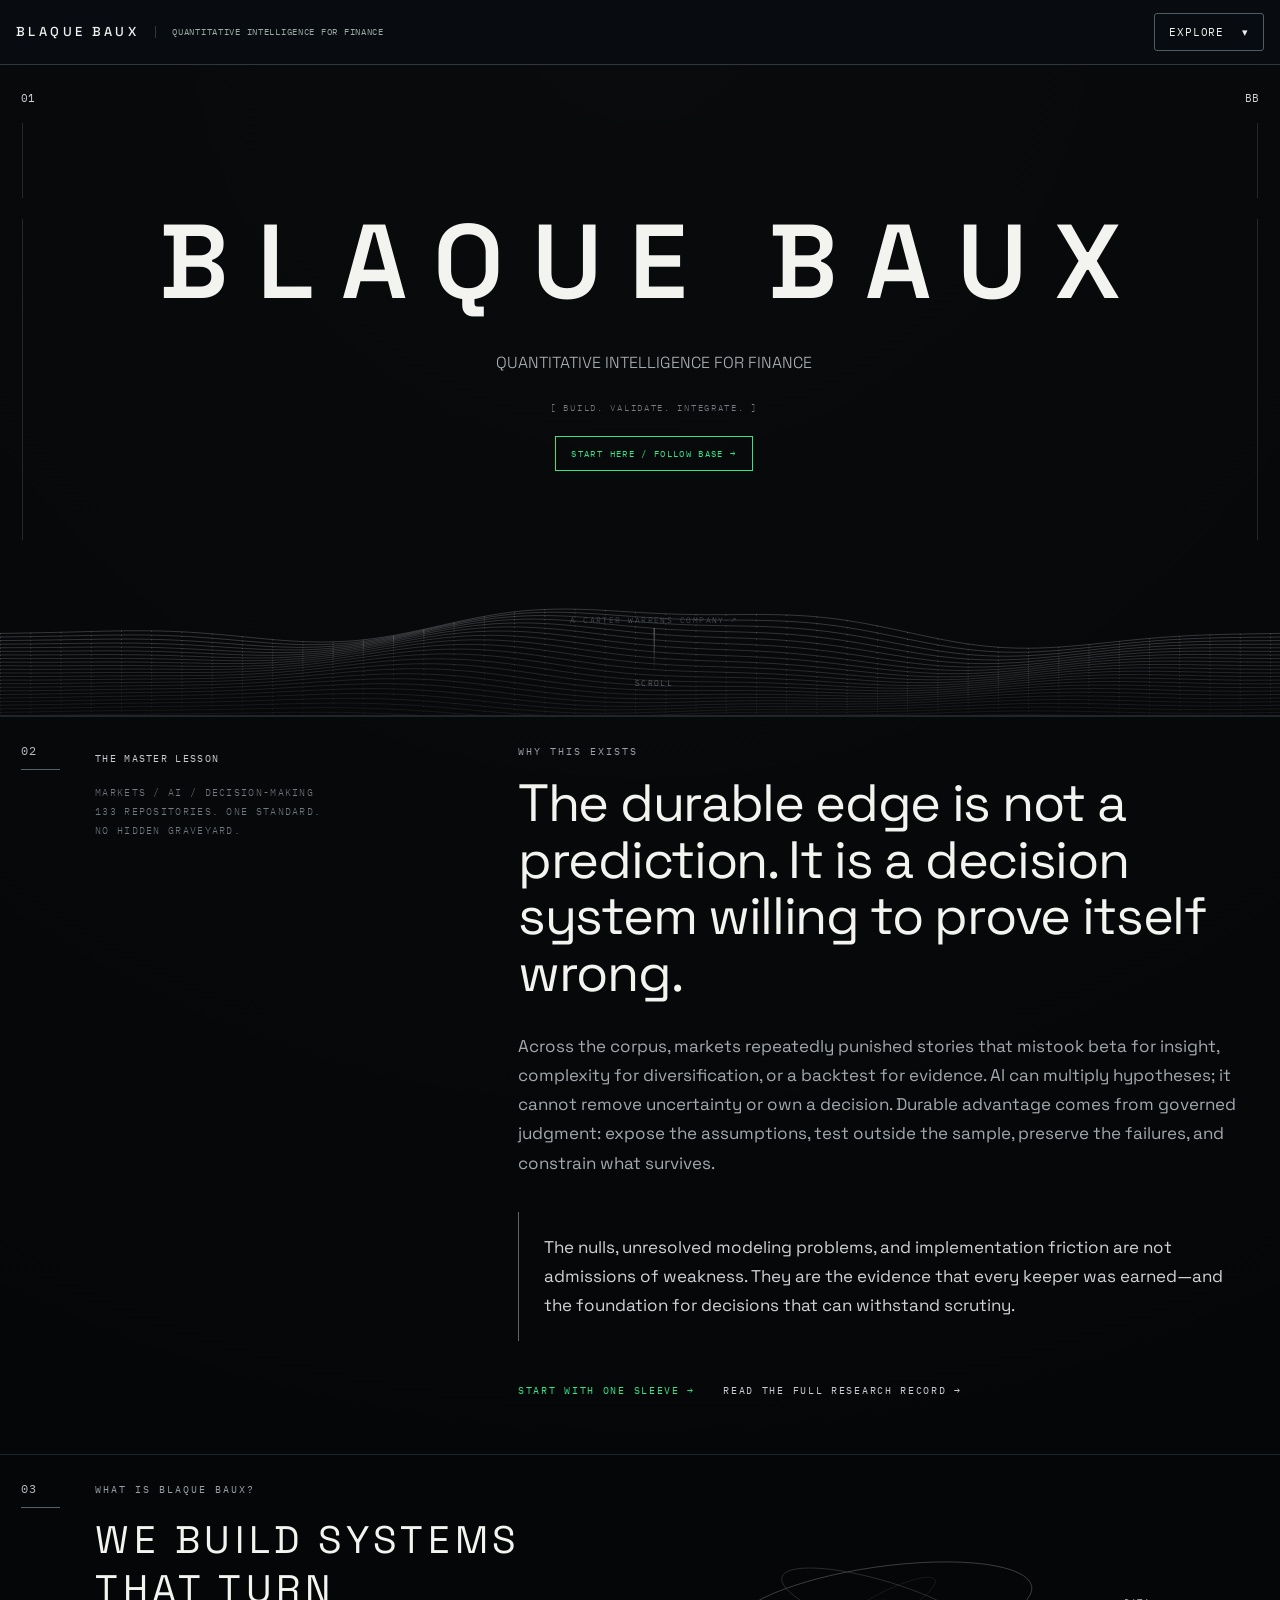
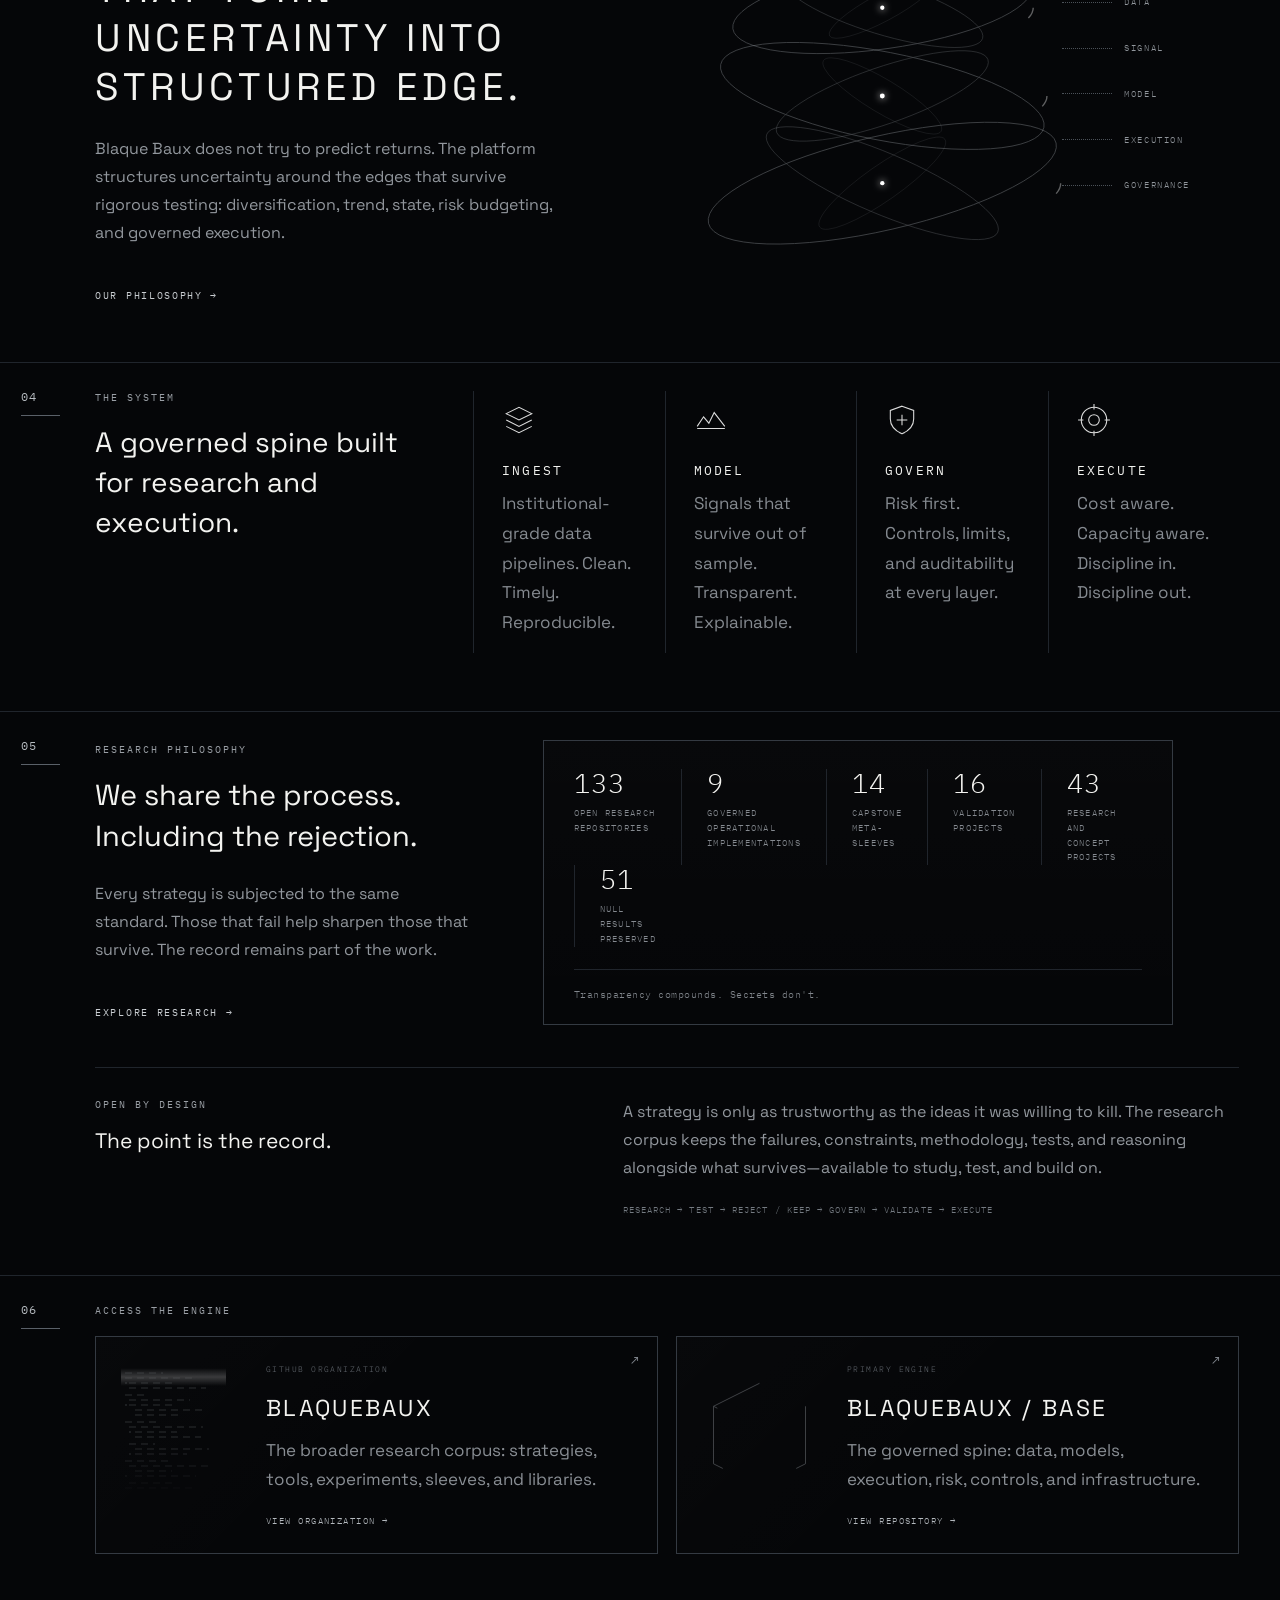
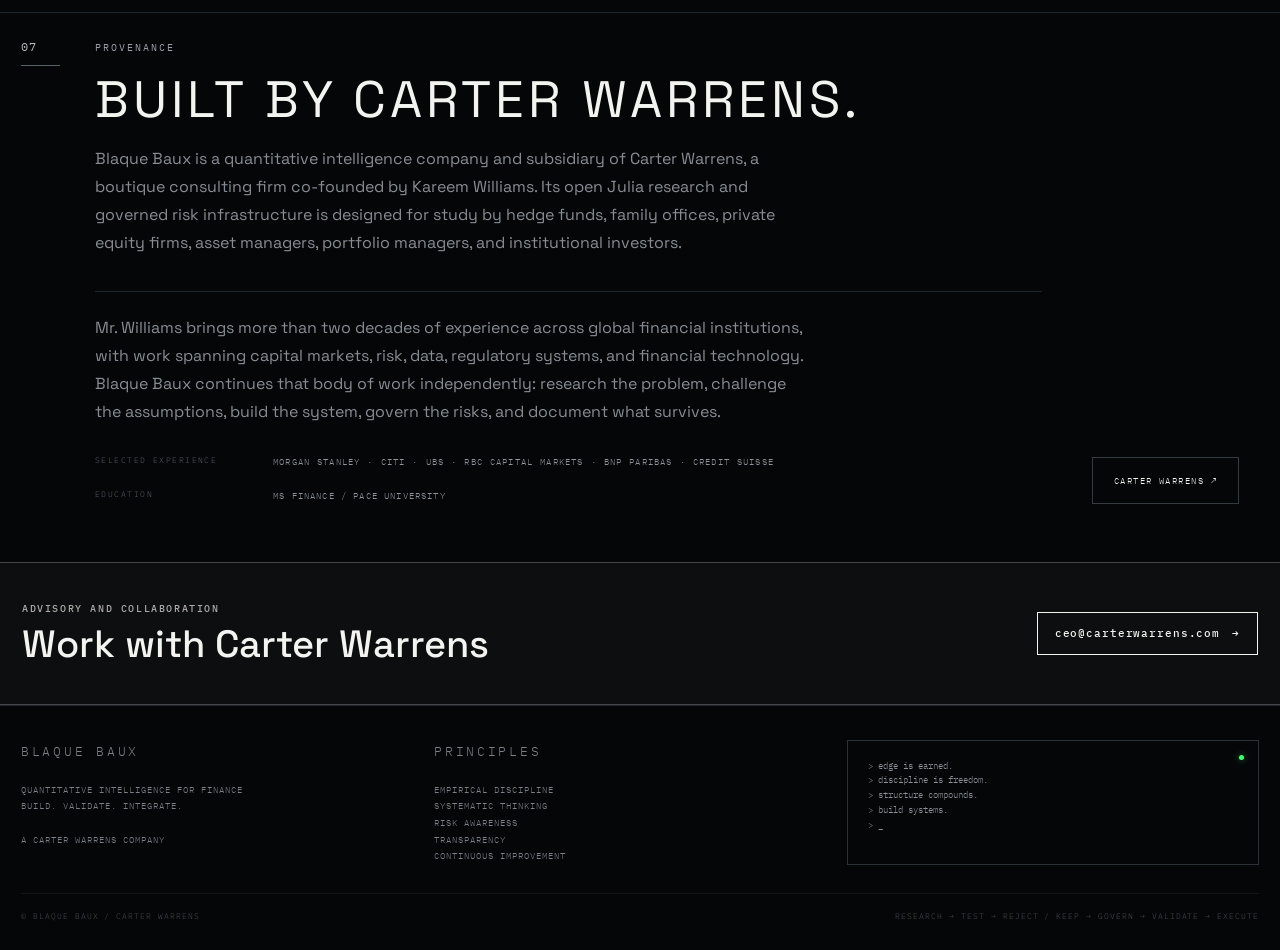
<file: index.html>
<!doctype html>
<html lang="en">
<head>
<meta charset="utf-8">
<meta name="viewport" content="width=device-width, initial-scale=1">
<meta name="google-site-verification" content="dV3jRwW3dOrwzOcweWqBWIUGRLoaKj0uWDyItdjZv2Q">
<title>BLAQUE BAUX — Quantitative Intelligence for Finance</title>
<link rel="canonical" href="https://www.blaquebaux.com/">
<link rel="icon" href="/favicon.svg" type="image/svg+xml">
<meta name="robots" content="index,follow,max-image-preview:large,max-snippet:-1,max-video-preview:-1">
<meta name="author" content="Carter Warrens">
<meta property="og:title" content="BLAQUE BAUX — Quantitative Intelligence for Finance">
<meta property="og:description" content="Julia-based systematic research and governed risk infrastructure for hedge funds, family offices, private equity firms, asset managers, and institutional investors.">
<meta property="og:type" content="website">
<meta property="og:url" content="https://www.blaquebaux.com/">
<meta property="og:site_name" content="BLAQUE BAUX">
<meta property="og:locale" content="en_US">
<meta property="og:image" content="https://www.blaquebaux.com/assets/blaque-baux-social.png">
<meta property="og:image:secure_url" content="https://www.blaquebaux.com/assets/blaque-baux-social.png">
<meta property="og:image:width" content="1200">
<meta property="og:image:height" content="630">
<meta property="og:image:alt" content="BLAQUE BAUX systematic research engine visualization">
<meta name="twitter:card" content="summary_large_image">
<meta name="twitter:title" content="BLAQUE BAUX — Quantitative Intelligence for Finance">
<meta name="twitter:description" content="Julia-based systematic research and governed risk infrastructure for hedge funds, family offices, private equity firms, asset managers, and institutional investors.">
<meta name="twitter:image" content="https://www.blaquebaux.com/assets/blaque-baux-social.png">
<meta name="twitter:image:alt" content="BLAQUE BAUX systematic research engine visualization">
<meta name="theme-color" content="#050608">
<meta name="description" content="BLAQUE BAUX is a Julia-based systematic research and governed risk platform for hedge funds, family offices, private equity firms, asset managers, and institutional investors.">
<script type="application/ld+json">
{
  "@context": "https://schema.org",
  "@graph": [
    {
      "@type": "Organization",
      "@id": "https://www.blaquebaux.com/#organization",
      "name": "BLAQUE BAUX",
      "alternateName": "Blaque Baux",
      "url": "https://www.blaquebaux.com/",
      "description": "A Carter Warrens company providing Quantitative Intelligence for Finance through open systematic research, strategy validation, portfolio governance, and disciplined execution.",
      "keywords": ["Julia quantitative finance", "systematic research", "hedge fund research", "family office risk management", "private equity risk management", "asset management", "portfolio management", "institutional investment", "quantitative research", "derivative strategies"],
      "audience": [
        {"@type": "Audience", "audienceType": "Hedge funds"},
        {"@type": "Audience", "audienceType": "Family offices"},
        {"@type": "Audience", "audienceType": "Private equity firms"},
        {"@type": "Audience", "audienceType": "Asset managers and institutional investors"}
      ],
      "image": "https://www.blaquebaux.com/assets/blaque-baux-social.png",
      "sameAs": [
        "https://github.com/blaquebaux",
        "https://www.carterwarrens.com/"
      ]
    },
    {
      "@type": "WebSite",
      "@id": "https://www.blaquebaux.com/#website",
      "url": "https://www.blaquebaux.com/",
      "name": "BLAQUE BAUX",
      "description": "Julia-based open systematic research, validation, governance, and execution for institutional investment teams.",
      "publisher": {"@id": "https://www.blaquebaux.com/#organization"},
      "inLanguage": "en-US"
    },
    {
      "@type": "WebPage",
      "@id": "https://www.blaquebaux.com/#webpage",
      "url": "https://www.blaquebaux.com/",
      "name": "BLAQUE BAUX — Quantitative Intelligence for Finance",
      "description": "Open quantitative research and governed risk infrastructure for hedge funds, family offices, private equity firms, asset managers, portfolio managers, and institutional investors.",
      "keywords": "Julia quantitative finance, systematic research, hedge funds, family offices, private equity, asset management, portfolio management, institutional investing, risk management",
      "isPartOf": {"@id": "https://www.blaquebaux.com/#website"},
      "about": {"@id": "https://www.blaquebaux.com/#organization"},
      "primaryImageOfPage": {"@type": "ImageObject", "url": "https://www.blaquebaux.com/assets/blaque-baux-social.png"},
      "inLanguage": "en-US"
    }
  ]
}
</script>

<style>
@import url('https://fonts.googleapis.com/css2?family=Space+Grotesk:wght@400;500;600&family=IBM+Plex+Mono:wght@300;400;500&display=swap');

:root{
  --bg:#050608;
  --panel:#07090c;
  --fg:#f3f3f0;
  --muted:#9a9fa5;
  --dim:#747b83;
  --line:#20252c;
  --line2:#12161b;
  --max:1480px;
}
*{box-sizing:border-box}
html{scroll-behavior:smooth}
body{
  margin:0;
  background:
    radial-gradient(circle at 50% 0%, rgba(255,255,255,.02), transparent 38%),
    var(--bg);
  color:var(--fg);
  font-family:"Space Grotesk",system-ui,sans-serif;
  -webkit-font-smoothing:antialiased;
}
a{color:inherit;text-decoration:none}
button{font:inherit}
::selection{background:#fff;color:#000}

.shell{width:min(var(--max),calc(100% - 42px));margin:0 auto}
.mono{font-family:"IBM Plex Mono",monospace}
.micro{
  font:400 10px/1.4 "IBM Plex Mono",monospace;
  text-transform:uppercase;
  letter-spacing:.20em;
  color:var(--muted);
}
.rule{border-top:1px solid var(--line)}
.section{
  position:relative;
  border-top:1px solid var(--line);
  overflow:hidden;
}
.section-grid{
  display:grid;
  grid-template-columns:54px 1fr;
}
.index{
  padding:28px 0;
  color:#b6bbc0;
  font:400 12px/1 "IBM Plex Mono",monospace;
  letter-spacing:.12em;
  position:relative;
}
.index:after{
  content:"";
  position:absolute;left:0;top:52px;width:39px;height:1px;background:#5a6068;
}
.content{padding:28px 20px 58px}

/* NAV */
nav{
  position:sticky;
  top:0;
  z-index:30;
  background:rgba(5,6,8,.84);
  backdrop-filter:blur(14px);
  border-bottom:1px solid var(--line);
}
.nav-inner{
  height:72px;
  display:flex;
  align-items:center;
  justify-content:space-between;
}
.wordmark{
  font-size:16px;
  font-weight:500;
  letter-spacing:.34em;
  white-space:nowrap;
}
.navlinks{
  display:flex;
  align-items:center;
  gap:42px;
  font:400 9px/1 "IBM Plex Mono",monospace;
  letter-spacing:.18em;
  text-transform:uppercase;
  color:#b4b8bc;
}
.navlinks a{transition:.25s ease}
.navlinks a:hover{color:#fff}

/* HERO */
.hero{
  min-height:650px;
  border-bottom:1px solid var(--line);
  position:relative;
  overflow:hidden;
}
.hero-grid{
  min-height:650px;
  display:grid;
  grid-template-columns:54px 1fr 26px;
}
.hero-left,.hero-right{
  position:relative;
  color:#cfd2d5;
  font:400 11px/1 "IBM Plex Mono",monospace;
  padding-top:28px;
}
.hero-left:after,.hero-right:after{
  content:"";
  position:absolute;
  top:58px;bottom:175px;width:1px;
  background:linear-gradient(to bottom,#343941 0,#343941 18%,transparent 18%,transparent 23%,#343941 23%,#343941 100%);
  opacity:.65;
}
.hero-left:after{left:1px}
.hero-right:after{right:1px}
.hero-right{text-align:right}

.hero-main{
  position:relative;
  display:flex;
  flex-direction:column;
  align-items:center;
  justify-content:center;
  padding:70px 20px 160px;
  z-index:2;
}
.hero-title{
  margin:0;
  width:100%;
  text-align:center;
  font-size:clamp(54px,8.2vw,128px);
  font-weight:600;
  line-height:.82;
  letter-spacing:.26em;
  transform:translateX(.13em);
  white-space:nowrap;
}
.hero-tag{
  margin-top:44px;
  text-align:center;
  font:300 clamp(9px,1vw,13px)/1.5 "IBM Plex Mono",monospace;
  letter-spacing:.30em;
  color:#b2b7bc;
}
.hero-meta{
  margin-top:26px;
  font:300 9px/1 "IBM Plex Mono",monospace;
  letter-spacing:.19em;
  text-transform:uppercase;
  color:#777d84;
}
.hero-tour{margin-top:24px;border:1px solid #35e38a;padding:12px 15px;color:#35e38a;font:400 9px/1 "IBM Plex Mono",monospace;letter-spacing:.15em;text-transform:uppercase;transition:.25s ease}.hero-tour:hover{background:rgba(53,227,138,.08)}
.hero-parent{
  position:absolute;
  bottom:91px;
  left:50%;
  transform:translateX(-50%);
  font:300 8px/1 "IBM Plex Mono",monospace;
  letter-spacing:.18em;
  text-transform:uppercase;
  color:#545a62;
  z-index:5;
  white-space:nowrap;
}
.scroll-indicator{
  position:absolute;
  bottom:28px;
  left:50%;
  transform:translateX(-50%);
  display:flex;
  flex-direction:column;
  align-items:center;
  gap:9px;
  color:#7a8087;
  font:300 8px/1 "IBM Plex Mono",monospace;
  letter-spacing:.18em;
  z-index:5;
}
.scroll-indicator:before{
  content:"";
  height:42px;width:1px;
  background:linear-gradient(#777,transparent);
  animation:pulseLine 2.5s ease-in-out infinite;
}
@keyframes pulseLine{0%,100%{opacity:.25;transform:scaleY(.7)}50%{opacity:.9;transform:scaleY(1)}}

/* animated data field */
#waveCanvas{
  position:absolute;left:0;right:0;bottom:0;
  width:100%;height:255px;
  opacity:.72;
  mask-image:linear-gradient(to bottom,transparent 0%,black 35%,black 100%);
}

/* THESIS */
.thesis-layout{
  display:grid;
  grid-template-columns:minmax(220px,.65fr) minmax(520px,1.35fr);
  gap:76px;
  align-items:start;
}
.thesis-title{
  margin:16px 0 0;
  max-width:960px;
  font-size:clamp(34px,4.1vw,64px);
  font-weight:400;
  line-height:1.08;
  letter-spacing:-.025em;
}
.thesis-copy{
  margin:30px 0 0;
  max-width:850px;
  color:#a3a8ad;
  font-size:17px;
  line-height:1.72;
}
.thesis-proof{
  margin-top:34px;
  padding:21px 0 21px 25px;
  max-width:850px;
  border-left:1px solid #5d646c;
  color:#d0d3d5;
  font-size:15px;
  line-height:1.7;
}
.thesis-side{
  padding-top:4px;
  color:#727980;
  font:300 10px/1.9 "IBM Plex Mono",monospace;
  letter-spacing:.13em;
  text-transform:uppercase;
}
.thesis-side strong{display:block;margin-bottom:15px;color:#c8ccd0;font-weight:400}

/* WHAT */
.what-grid{
  display:grid;
  grid-template-columns:minmax(360px,.9fr) minmax(480px,1.2fr);
  gap:70px;
  align-items:center;
}
.label{margin-bottom:18px}
.statement{
  margin:0;
  max-width:610px;
  font-size:clamp(28px,3vw,45px);
  font-weight:400;
  line-height:1.28;
  letter-spacing:.12em;
  text-transform:uppercase;
}
.copy{
  margin-top:24px;
  max-width:560px;
  color:#92979d;
  font-size:13px;
  line-height:1.75;
}
.text-link{
  display:inline-block;
  margin-top:28px;
  font:400 10px/1 "IBM Plex Mono",monospace;
  letter-spacing:.17em;
  text-transform:uppercase;
  color:#c9cdd1;
}
.thesis-actions{display:flex;flex-wrap:wrap;gap:12px 28px;align-items:center}
.thesis-actions .text-link:first-child{color:#35e38a}

/* orbit viz */
.orbit-wrap{
  min-height:360px;
  position:relative;
  display:grid;
  place-items:center;
}
.orbit{
  position:relative;
  width:min(560px,95%);
  height:310px;
  perspective:800px;
}
.orbit-graphic{position:absolute;inset:0 70px 0 0;width:calc(100% - 70px);height:100%;overflow:visible}
.orbit-axis{stroke:url(#axisFade);stroke-width:1}
.orbit-band{fill:none;stroke:#aeb4ba;stroke-width:.8;opacity:.38;transform-box:fill-box;transform-origin:center;animation:orbitSpin 13s linear infinite}
.orbit-band:nth-of-type(2){animation-duration:17s;animation-direction:reverse}.orbit-band:nth-of-type(3){animation-duration:21s}
.orbit-band ellipse:nth-child(2){opacity:.65}.orbit-band ellipse:nth-child(3){opacity:.32}
.orbit-sweep{stroke:#fff;stroke-width:1.4;stroke-dasharray:12 950;opacity:.95;animation:orbitSweep 4.8s linear infinite}
.orbit-band:nth-of-type(2) .orbit-sweep{animation-delay:-1.7s}.orbit-band:nth-of-type(3) .orbit-sweep{animation-delay:-3.2s}
.orbit-node{fill:#fff;filter:url(#orbitGlow);animation:nodePulse 2.4s ease-in-out infinite}
.orbit-node:nth-of-type(2){animation-delay:-.8s}.orbit-node:nth-of-type(3){animation-delay:-1.6s}
@keyframes orbitSpin{to{transform:rotate(360deg)}}
@keyframes orbitSweep{to{stroke-dashoffset:-962}}
@keyframes nodePulse{0%,100%{opacity:.45}50%{opacity:1;filter:url(#orbitGlow)}}
.orbit-labels{
  position:absolute;right:4%;top:19%;bottom:19%;
  display:flex;flex-direction:column;justify-content:space-between;
  font:300 9px/1 "IBM Plex Mono",monospace;
  letter-spacing:.17em;color:#91969c;text-transform:uppercase;
}
.orbit-labels span{position:relative}
.orbit-labels span:before{
  content:"";position:absolute;right:calc(100% + 12px);top:50%;
  width:50px;height:1px;
  border-top:1px dotted #4b5158;
}

/* SYSTEM */
.system-layout{
  display:grid;
  grid-template-columns:310px 1fr;
  gap:68px;
  align-items:start;
}
.system-title{
  font-size:28px;
  line-height:1.42;
  letter-spacing:.13em;
  text-transform:uppercase;
  margin-top:18px;
}
.system-cards{
  display:grid;
  grid-template-columns:repeat(4,1fr);
}
.sys-card{
  min-height:220px;
  border-left:1px solid var(--line);
  padding:12px 28px 15px;
}
.icon{
  width:34px;height:34px;margin-bottom:22px;color:#ddd;
}
.sys-card h3{
  margin:0 0 12px;
  font:400 13px/1 "IBM Plex Mono",monospace;
  letter-spacing:.17em;
  text-transform:uppercase;
}
.sys-card p{
  margin:0;color:#858a90;font-size:11px;line-height:1.75;
}

/* RESEARCH */
.research-layout{
  display:grid;
  grid-template-columns:.85fr 1.15fr;
  gap:72px;
  align-items:center;
}
.research-title{
  margin:18px 0 0;
  font-size:29px;
  line-height:1.4;
  letter-spacing:.13em;
  text-transform:uppercase;
}
.metrics{
  border:1px solid #343a42;
  padding:28px 30px 22px;
  background:linear-gradient(180deg,rgba(255,255,255,.012),rgba(255,255,255,0));
}
.metric-row{
  display:grid;
  grid-template-columns:repeat(5,1fr);
}
.metric{
  padding:0 25px;
  border-left:1px solid var(--line);
}
.metric:first-child{border-left:0;padding-left:0}
.metric b{
  display:block;
  font:300 27px/1 "IBM Plex Mono",monospace;
  letter-spacing:.05em;
}
.metric span{
  display:block;margin-top:10px;
  font:300 9px/1.65 "IBM Plex Mono",monospace;
  text-transform:uppercase;letter-spacing:.14em;color:#858a90;
}
.metric-note{
  border-top:1px solid var(--line);
  margin-top:22px;padding-top:17px;
  color:#81868c;font:300 10px/1.5 "IBM Plex Mono",monospace;
  letter-spacing:.05em;
}
.research-principle{
  margin-top:42px;
  padding-top:30px;
  border-top:1px solid var(--line);
  display:grid;
  grid-template-columns:.85fr 1.15fr;
  gap:72px;
}
.principle-title{
  margin-top:14px;
  font-size:21px;
  line-height:1.45;
  letter-spacing:.14em;
  text-transform:uppercase;
}
.principle-copy{
  margin:0;
  max-width:690px;
  color:#92979d;
  font-size:13px;
  line-height:1.75;
}
.principle-flow{
  margin-top:20px;
  color:#747a81;
  font:300 9px/1.7 "IBM Plex Mono",monospace;
  letter-spacing:.12em;
  text-transform:uppercase;
}

/* ENGINE */
.repo-grid{
  display:grid;
  grid-template-columns:1fr 1fr;
  gap:18px;
}
.repo-card{
  position:relative;
  min-height:205px;
  border:1px solid #343a42;
  padding:28px 34px;
  background:
    linear-gradient(135deg,rgba(255,255,255,.012),transparent 50%);
  transition:border-color .25s ease,transform .25s ease,background .25s ease;
  overflow:hidden;
}
.repo-card:hover{
  border-color:#737981;
  transform:translateY(-2px);
  background:linear-gradient(135deg,rgba(255,255,255,.028),transparent 55%);
}
.repo-card:after{
  content:"↗";position:absolute;right:18px;top:15px;
  color:#81868d;font-family:"IBM Plex Mono",monospace;font-size:13px;
}
.repo-type{
  font:300 8px/1 "IBM Plex Mono",monospace;
  letter-spacing:.18em;text-transform:uppercase;color:#686e75;
}
.repo-card h3{
  margin:20px 0 13px;
  font-size:23px;font-weight:400;letter-spacing:.10em;
}
.repo-card p{
  margin:0;max-width:440px;
  color:#898e94;font-size:12px;line-height:1.7;
}
.repo-enter{
  margin-top:22px;
  font:300 9px/1 "IBM Plex Mono",monospace;
  letter-spacing:.16em;text-transform:uppercase;color:#b4b9be;
}
.repo-card.has-visual{padding-left:170px}
.repo-visual{position:absolute;left:25px;top:31px;width:115px;height:140px;color:#aeb4ba;opacity:.34;transition:opacity .3s ease,transform .3s ease}
.repo-card:hover .repo-visual{opacity:.58;transform:translateY(-2px)}
.repo-visual.code-field{height:132px;mask-image:linear-gradient(to bottom,#000 55%,transparent)}
.code-lines{stroke-dasharray:7 5;animation:codeFlow 7s linear infinite}.code-scan{animation:codeScan 3.8s ease-in-out infinite}
.repo-visual.engine-cube{top:39px;height:120px;opacity:.42;animation:engineFloat 5s ease-in-out infinite}
.engine-lines{stroke-dasharray:150;stroke-dashoffset:150;animation:engineDraw 7s ease-in-out infinite}
.repo-visual line,.repo-visual path,.repo-visual polyline,.repo-visual polygon{vector-effect:non-scaling-stroke}
@keyframes codeFlow{to{stroke-dashoffset:-72}}
@keyframes codeScan{0%,100%{transform:translateY(-25px);opacity:0}15%,85%{opacity:.55}50%{transform:translateY(125px);opacity:.85}}
@keyframes engineFloat{0%,100%{transform:translateY(0)}50%{transform:translateY(-7px)}}
@keyframes engineDraw{0%,15%{stroke-dashoffset:150;opacity:.25}50%,85%{stroke-dashoffset:0;opacity:1}100%{stroke-dashoffset:-150;opacity:.3}}
@keyframes orbitMobile{
  0%,100%{transform:translateX(-3px) rotate(-7deg) scale(.98)}
  50%{transform:translateX(3px) rotate(7deg) scale(1.02)}
}
@media(prefers-reduced-motion:reduce){.orbit-sweep,.orbit-node{animation-duration:10s!important}.code-lines,.code-scan,.repo-visual.engine-cube,.engine-lines{animation:none!important}}

/* CARTER WARRENS */
.cw{
  display:grid;
  grid-template-columns:1fr auto;
  gap:50px;
  align-items:end;
}
.cw h2{
  margin:18px 0 18px;
  font-size:clamp(30px,4vw,58px);
  line-height:1.05;font-weight:400;letter-spacing:.08em;
}
.cw p{max-width:720px;color:#888d93;font-size:13px;line-height:1.75}
.cw-link{
  border:1px solid #343a42;
  padding:18px 21px;
  font:300 9px/1 "IBM Plex Mono",monospace;
  letter-spacing:.16em;text-transform:uppercase;
  white-space:nowrap;transition:.2s ease;
}
.cw-link:hover{border-color:#777;color:#fff}


/* FOUNDER CREDENTIALS */
.founder-block{
  margin-top:34px;
  padding-top:22px;
  border-top:1px solid var(--line);
}
.founder-bio{
  max-width:820px;
  margin:0;
  color:#9a9fa5;
  font-size:12.5px;
  line-height:1.78;
}
.cred-grid{
  margin-top:28px;
  display:grid;
  grid-template-columns:150px 1fr;
  gap:18px 28px;
  align-items:start;
}
.cred-label{
  font:300 8px/1.5 "IBM Plex Mono",monospace;
  text-transform:uppercase;
  letter-spacing:.18em;
  color:#565c63;
}
.cred-value{
  font:300 9px/1.8 "IBM Plex Mono",monospace;
  text-transform:uppercase;
  letter-spacing:.13em;
  color:#8e949a;
}
.cred-value.experience{
  word-spacing:.1em;
}
@media(max-width:620px){
  .cred-grid{grid-template-columns:1fr;gap:8px}
}

/* FOOTER */
footer{
  border-top:1px solid var(--line);
  padding:34px 0 30px;
}
.footer-grid{
  display:grid;
  grid-template-columns:1fr 1fr 1.15fr;
  gap:55px;
}
.footer-title{
  font-size:13px;letter-spacing:.21em;margin-bottom:18px;
}
.footer-col{
  color:#7c8187;
  font:300 9px/1.85 "IBM Plex Mono",monospace;
  text-transform:uppercase;letter-spacing:.11em;
}
.terminal{
  border:1px solid #2b3138;
  padding:18px 20px;
  color:#8d9298;
  font:300 9px/1.65 "IBM Plex Mono",monospace;
  position:relative;
}
.dot{
  width:5px;height:5px;border-radius:50%;
  background:#3dff73;position:absolute;right:14px;top:14px;
  box-shadow:0 0 7px rgba(61,255,115,.5);
  animation:blink 2s ease-in-out infinite;
}
@keyframes blink{0%,100%{opacity:.35}50%{opacity:1}}
.legal{
  border-top:1px solid var(--line2);
  margin-top:28px;padding-top:18px;
  display:flex;justify-content:space-between;gap:20px;
  color:#454a50;font:300 8px/1 "IBM Plex Mono",monospace;
  letter-spacing:.12em;text-transform:uppercase;
}

/* reveal */
.reveal{
  opacity:0;
  transform:translateY(18px);
  transition:opacity .9s cubic-bezier(.2,.8,.2,1),transform .9s cubic-bezier(.2,.8,.2,1);
}
.reveal.visible{opacity:1;transform:none}
.reveal[data-delay="1"]{transition-delay:.12s}
.reveal[data-delay="2"]{transition-delay:.24s}
.reveal[data-delay="3"]{transition-delay:.36s}

/* subtle moving scanline */
.scan{
  position:fixed;left:0;right:0;height:1px;top:-2px;z-index:100;pointer-events:none;
  background:linear-gradient(90deg,transparent,rgba(255,255,255,.11),transparent);
  animation:scan 14s linear infinite;opacity:.4;
}
@keyframes scan{from{transform:translateY(0)}to{transform:translateY(110vh)}}

@media(max-width:980px){
  .navlinks{gap:18px}.navlinks a:nth-child(-n+2){display:none}
  .hero-title{font-size:clamp(42px,9vw,78px)}
  .thesis-layout,.what-grid,.research-layout,.research-principle,.system-layout,.cw{grid-template-columns:1fr}
  .system-cards{grid-template-columns:1fr 1fr}
  .metric-row{grid-template-columns:1fr 1fr;gap:22px}
  .metric:nth-child(3){border-left:0;padding-left:0}
  .repo-grid{grid-template-columns:1fr}
  .footer-grid{grid-template-columns:1fr}
}
@media(max-width:620px){
  .shell{width:min(var(--max),calc(100% - 24px))}
  .nav-inner{height:62px}.wordmark{font-size:12px}
  .navlinks{gap:11px;font-size:7px;letter-spacing:.1em}
  .navlinks a{display:none}
  .navlinks a:nth-child(2),.navlinks a:nth-child(3),.navlinks a:nth-child(4),.navlinks a:last-child{display:block}
  .hero,.hero-grid{min-height:610px}
  .hero-grid{grid-template-columns:28px 1fr 14px}
  .hero-main{padding:70px 4px 185px}
  .hero-title{font-size:clamp(28px,9.5vw,36px);letter-spacing:.11em;transform:translateX(.055em)}
  .hero-tag{margin-top:32px;font-size:8px;line-height:1.8;letter-spacing:.15em;max-width:290px}
  .hero-meta{margin-top:20px;max-width:275px;text-align:center;line-height:1.7}
  .hero-parent{bottom:102px;font-size:7px;letter-spacing:.12em}
  .scroll-indicator{bottom:24px}
  #waveCanvas{height:220px;opacity:.8;mask-image:linear-gradient(to bottom,transparent 0%,black 18%,black 100%)}
  .section-grid{grid-template-columns:38px 1fr}
  .content{padding:26px 4px 48px 10px}
  .what-grid{gap:28px}
  .thesis-layout{gap:28px}.thesis-title{font-size:clamp(31px,9vw,44px)}.thesis-copy{font-size:15px;line-height:1.68}.thesis-proof{font-size:14px;padding-left:18px}.thesis-side{max-width:310px}
  .orbit-wrap{min-height:345px;overflow:hidden}
  .orbit{width:100%;height:330px;perspective:none}
  .orbit-graphic{inset:0;width:100%;height:270px;overflow:hidden}
  .orbit-band{animation:none!important}
  .orbit-labels{left:0;right:0;top:auto;bottom:8px;display:grid;grid-template-columns:repeat(3,1fr);gap:10px 8px;text-align:center;font-size:8px;line-height:1.35;letter-spacing:.1em}
  .orbit-labels span:before{display:none}
  .system-cards{grid-template-columns:1fr}
  .sys-card{border-left:0;border-top:1px solid var(--line)}
  .metrics{padding:24px 18px 20px}
  .metric-row{grid-template-columns:repeat(2,minmax(0,1fr));gap:28px 0}
  .metric,.metric:first-child{padding:0}
  .metric:nth-child(odd){padding-right:10px}
  .metric:nth-child(even){padding-left:16px}
  .metric b{font-size:clamp(22px,7.4vw,27px);letter-spacing:0;white-space:nowrap}
  .research-principle{gap:24px}
  .repo-card{padding:24px}
  .repo-card.has-visual{padding-left:24px}
  .repo-visual{display:block;left:auto;right:-12px;top:38px;width:96px;height:115px;opacity:.12;pointer-events:none}
  .repo-visual.code-field{height:112px}.repo-visual.engine-cube{top:44px;height:105px;opacity:.17}
  .repo-card:hover .repo-visual{opacity:.2;transform:none}
  .scan{display:none}
}
</style>
<link rel="stylesheet" href="assets/site-wide.css">
<link rel="stylesheet" href="/assets/navigation.css">
<script src="/assets/navigation.js" defer></script>
</head>

<body>
<div class="scan"></div>

<nav class="bb-site-nav" aria-label="Site navigation"><div class="bb-nav-inner"><a class="bb-wordmark" href="/">BLAQUE BAUX</a><span class="bb-positioning">Quantitative Intelligence for Finance</span><details class="bb-menu"><summary>Explore</summary><div class="bb-menu-panel"><a href="/" aria-current="page">Home</a><a href="/analysis/">Analysis</a><a href="/start/">Start here</a><a href="/#system">System</a><a href="/corpus/">Corpus</a><a href="/labs/">Labs</a><a href="/capstone/">Capstone</a><a href="/block/">Block</a><a href="/tracker/">Tracker</a><a href="/toolkit/">Toolkit</a><a href="/bumble/">Bumble</a><a href="/about/">About</a><a href="/evidence/">Data & evidence</a><a href="/#carter-warrens">Carter Warrens</a><a href="https://github.com/blaquebaux" target="_blank" rel="noopener noreferrer">GitHub ↗</a></div></details></div></nav>

<header class="hero">
  <canvas id="waveCanvas"></canvas>
  <div class="shell hero-grid">
    <div class="hero-left">01</div>

    <div class="hero-main">
      <h1 class="hero-title reveal visible">BLAQUE BAUX</h1>
      <div class="hero-tag reveal visible" style="transition-delay:.15s">
        QUANTITATIVE INTELLIGENCE FOR FINANCE
      </div>
      <div class="hero-meta reveal visible" style="transition-delay:.3s">
        [ BUILD. VALIDATE. INTEGRATE. ]
      </div>
      <a class="hero-tour reveal visible" href="/start/" style="transition-delay:.4s">Start here / Follow BASE →</a>
      <a class="hero-parent" href="https://www.carterwarrens.com" target="_blank" rel="noopener">
        A CARTER WARRENS COMPANY ↗
      </a>
      <div class="scroll-indicator">SCROLL</div>
    </div>

    <div class="hero-right">BB</div>
  </div>
</header>

<section class="section" id="thesis">
  <div class="shell section-grid">
    <div class="index">02</div>
    <div class="content">
      <div class="thesis-layout">
        <div class="thesis-side reveal">
          <strong>The master lesson</strong>
          Markets / AI / decision-making<br>
          133 repositories. One standard.<br>
          No hidden graveyard.
        </div>
        <div class="reveal" data-delay="1">
          <div class="micro">Why this exists</div>
          <h2 class="thesis-title">The durable edge is not a prediction. It is a decision system willing to prove itself wrong.</h2>
          <p class="thesis-copy">Across the corpus, markets repeatedly punished stories that mistook beta for insight, complexity for diversification, or a backtest for evidence. AI can multiply hypotheses; it cannot remove uncertainty or own a decision. Durable advantage comes from governed judgment: expose the assumptions, test outside the sample, preserve the failures, and constrain what survives.</p>
          <p class="thesis-proof">The nulls, unresolved modeling problems, and implementation friction are not admissions of weakness. They are the evidence that every keeper was earned—and the foundation for decisions that can withstand scrutiny.</p>
          <div class="thesis-actions"><a class="text-link" href="start/">Start with one sleeve →</a><a class="text-link" href="corpus/">Read the full research record →</a></div>
        </div>
      </div>
    </div>
  </div>
</section>

<section class="section" id="philosophy">
  <div class="shell section-grid">
    <div class="index">03</div>
    <div class="content">
      <div class="what-grid">
        <div class="reveal">
          <div class="micro label">What is Blaque Baux?</div>
          <h2 class="statement">We build systems that turn uncertainty into structured edge.</h2>
          <p class="copy">
            Blaque Baux does not try to predict returns. The platform structures uncertainty
            around the edges that survive rigorous testing: diversification, trend, state,
            risk budgeting, and governed execution.
          </p>
          <a class="text-link" href="#system">Our philosophy →</a>
        </div>

        <div class="orbit-wrap reveal" data-delay="1">
          <div class="orbit">
            <svg class="orbit-graphic" viewBox="0 0 500 310" aria-hidden="true">
              <defs>
                <linearGradient id="axisFade" x1="0" y1="0" x2="0" y2="1">
                  <stop offset="0" stop-color="#555b62" stop-opacity="0"/>
                  <stop offset=".18" stop-color="#8d9399"/><stop offset=".5" stop-color="#fff"/>
                  <stop offset=".82" stop-color="#8d9399"/><stop offset="1" stop-color="#555b62" stop-opacity="0"/>
                </linearGradient>
                <filter id="orbitGlow" x="-500%" y="-500%" width="1000%" height="1000%">
                  <feGaussianBlur stdDeviation="4" result="blur"/><feMerge><feMergeNode in="blur"/><feMergeNode in="SourceGraphic"/></feMerge>
                </filter>
              </defs>
              <line class="orbit-axis" x1="235" y1="18" x2="235" y2="292"/>
              <g class="orbit-band">
                <ellipse cx="235" cy="68" rx="154" ry="42" transform="rotate(-8 235 68)"/><ellipse cx="235" cy="68" rx="107" ry="27" transform="rotate(17 235 68)"/><ellipse cx="235" cy="68" rx="61" ry="14" transform="rotate(-28 235 68)"/><ellipse class="orbit-sweep" cx="235" cy="68" rx="154" ry="42"/>
              </g>
              <g class="orbit-band">
                <ellipse cx="235" cy="158" rx="168" ry="45" transform="rotate(11 235 158)"/><ellipse cx="235" cy="158" rx="114" ry="29" transform="rotate(-19 235 158)"/><ellipse cx="235" cy="158" rx="70" ry="17" transform="rotate(31 235 158)"/><ellipse class="orbit-sweep" cx="235" cy="158" rx="168" ry="45"/>
              </g>
              <g class="orbit-band">
                <ellipse cx="235" cy="247" rx="182" ry="48" transform="rotate(-13 235 247)"/><ellipse cx="235" cy="247" rx="128" ry="31" transform="rotate(23 235 247)"/><ellipse cx="235" cy="247" rx="78" ry="18" transform="rotate(-35 235 247)"/><ellipse class="orbit-sweep" cx="235" cy="247" rx="182" ry="48"/>
              </g>
              <circle class="orbit-node" cx="235" cy="68" r="2.2"/>
              <circle class="orbit-node" cx="235" cy="158" r="2.5"/>
              <circle class="orbit-node" cx="235" cy="247" r="2.2"/>
            </svg>
            <div class="orbit-labels">
              <span>Data</span>
              <span>Signal</span>
              <span>Model</span>
              <span>Execution</span>
              <span>Governance</span>
            </div>
          </div>
        </div>
      </div>
    </div>
  </div>
</section>

<section class="section" id="system">
  <div class="shell section-grid">
    <div class="index">04</div>
    <div class="content">
      <div class="system-layout">
        <div class="reveal">
          <div class="micro">The system</div>
          <div class="system-title">A governed spine built for research and execution.</div>
        </div>

        <div class="system-cards">
          <div class="sys-card reveal" data-delay="1">
            <svg class="icon" viewBox="0 0 32 32" fill="none" stroke="currentColor">
              <path d="M4 10 16 4l12 6-12 6L4 10Z"/><path d="m4 16 12 6 12-6"/><path d="m4 22 12 6 12-6"/>
            </svg>
            <h3>Ingest</h3>
            <p>Institutional-grade data pipelines. Clean. Timely. Reproducible.</p>
          </div>

          <div class="sys-card reveal" data-delay="1">
            <svg class="icon" viewBox="0 0 32 32" fill="none" stroke="currentColor">
              <path d="M3 22 9 13l5 6 5-10 10 13"/><path d="M3 24h26"/>
            </svg>
            <h3>Model</h3>
            <p>Signals that survive out of sample. Transparent. Explainable.</p>
          </div>

          <div class="sys-card reveal" data-delay="2">
            <svg class="icon" viewBox="0 0 32 32" fill="none" stroke="currentColor">
              <path d="M16 3 27 7v8c0 7-4.5 11-11 14C9.5 26 5 22 5 15V7l11-4Z"/><path d="M11 16h10M16 11v10"/>
            </svg>
            <h3>Govern</h3>
            <p>Risk first. Controls, limits, and auditability at every layer.</p>
          </div>

          <div class="sys-card reveal" data-delay="3">
            <svg class="icon" viewBox="0 0 32 32" fill="none" stroke="currentColor">
              <circle cx="16" cy="16" r="12"/><circle cx="16" cy="16" r="5"/><path d="M16 1v5M31 16h-5M16 31v-5M1 16h5"/>
            </svg>
            <h3>Execute</h3>
            <p>Cost aware. Capacity aware. Discipline in. Discipline out.</p>
          </div>
        </div>
      </div>
    </div>
  </div>
</section>

<section class="section" id="research">
  <div class="shell section-grid">
    <div class="index">05</div>
    <div class="content">
      <div class="research-layout">
        <div class="reveal">
          <div class="micro">Research philosophy</div>
          <div class="research-title">We share the process.<br>Including the rejection.</div>
          <p class="copy">
            Every strategy is subjected to the same standard. Those that fail
            help sharpen those that survive. The record remains part of the work.
          </p>
          <a class="text-link" href="https://github.com/orgs/blaquebaux/repositories" target="_blank" rel="noopener">Explore research →</a>
        </div>

        <div class="metrics reveal" data-delay="1">
          <div class="metric-row">
            <div class="metric"><b>133</b><span>open research<br>repositories</span></div>
            <div class="metric"><b>9</b><span>governed operational<br>implementations</span></div>
            <div class="metric"><b>14</b><span>capstone<br>meta-sleeves</span></div>
            <div class="metric"><b>16</b><span>validation<br>projects</span></div>
            <div class="metric"><b>43</b><span>research and<br>concept projects</span></div>
            <div class="metric"><b>51</b><span>null results<br>preserved</span></div>
          </div>
          <div class="metric-note">Transparency compounds. Secrets don't.</div>
        </div>
      </div>

      <div class="research-principle reveal">
        <div>
          <div class="micro">Open by design</div>
          <div class="principle-title">The point is the record.</div>
        </div>
        <div>
          <p class="principle-copy">
            A strategy is only as trustworthy as the ideas it was willing to kill.
            The research corpus keeps the failures, constraints, methodology, tests,
            and reasoning alongside what survives—available to study, test, and build on.
          </p>
          <div class="principle-flow">Research → Test → Reject / Keep → Govern → Validate → Execute</div>
        </div>
      </div>
    </div>
  </div>
</section>

<section class="section">
  <div class="shell section-grid">
    <div class="index">06</div>
    <div class="content">
      <div class="micro" style="margin-bottom:18px">Access the engine</div>
      <div class="repo-grid">
        <a class="repo-card has-visual reveal" href="https://github.com/blaquebaux" target="_blank" rel="noopener">
          <svg class="repo-visual code-field" viewBox="0 0 115 132" fill="none" stroke="currentColor" aria-hidden="true">
            <defs><linearGradient id="codeGlow" x1="0" y1="0" x2="0" y2="1"><stop stop-color="#fff" stop-opacity="0"/><stop offset=".5" stop-color="#fff"/><stop offset="1" stop-color="#fff" stop-opacity="0"/></linearGradient></defs>
            <g class="code-lines" stroke-width=".65">
              <path d="M4 5h38M4 10h67M8 15h43M8 20h77M4 27h24M8 32h61M8 37h46M14 42h72M14 47h48M4 54h34M8 59h74M14 64h42M14 69h66M8 76h26M14 81h74M14 86h52M4 93h48M8 98h79M14 103h37M14 108h61M8 115h43M4 120h70"/>
            </g>
            <g stroke-width="1.2" opacity=".8"><path d="M4 15h2M4 37h2M8 64h2M8 86h2M4 108h2"/></g>
            <rect class="code-scan" x="0" y="0" width="105" height="18" fill="url(#codeGlow)" stroke="none" opacity=".6"/>
          </svg>
          <div class="repo-type">GitHub organization</div>
          <h3>BLAQUEBAUX</h3>
          <p>The broader research corpus: strategies, tools, experiments, sleeves, and libraries.</p>
          <div class="repo-enter">View organization →</div>
        </a>

        <a class="repo-card has-visual reveal" data-delay="1" href="https://github.com/blaquebaux/base" target="_blank" rel="noopener">
          <svg class="repo-visual engine-cube" viewBox="0 0 120 120" fill="none" stroke="currentColor" aria-hidden="true">
            <g class="engine-lines" stroke-width=".8">
              <polygon points="60,5 108,29 60,53 12,29"/><polygon points="12,29 60,53 60,113 12,89"/><polygon points="108,29 60,53 60,113 108,89"/>
              <polyline points="12,49 60,73 108,49"/><polyline points="12,69 60,93 108,69"/>
              <polyline points="28,21 76,45 76,105"/><polyline points="44,13 92,37 92,97"/>
              <polyline points="92,21 44,45 44,105"/><polyline points="76,13 28,37 28,97"/>
              <path d="M12 29h96M60 53 12 89M60 53l48 36" opacity=".45"/>
            </g>
          </svg>
          <div class="repo-type">Primary engine</div>
          <h3>BLAQUEBAUX / BASE</h3>
          <p>The governed spine: data, models, execution, risk, controls, and infrastructure.</p>
          <div class="repo-enter">View repository →</div>
        </a>
      </div>
    </div>
  </div>
</section>

<section class="section" id="carter-warrens">
  <div class="shell section-grid">
    <div class="index">07</div>
    <div class="content">
      <div class="cw">
        <div class="reveal">
          <div class="micro">Provenance</div>
          <h2>BUILT BY CARTER WARRENS.</h2>

          <p>
            Blaque Baux is a quantitative intelligence company and subsidiary of Carter Warrens,
            a boutique consulting firm co-founded by Kareem Williams. Its open Julia research and
            governed risk infrastructure is designed for study by hedge funds, family offices,
            private equity firms, asset managers, portfolio managers, and institutional investors.
          </p>

          <div class="founder-block">
            <p class="founder-bio">
              Mr. Williams brings more than two decades of experience across global financial institutions,
              with work spanning capital markets, risk, data, regulatory systems, and financial technology.
              Blaque Baux continues that body of work independently: research the problem, challenge the
              assumptions, build the system, govern the risks, and document what survives.
            </p>

            <div class="cred-grid">
              <div class="cred-label">Selected experience</div>
              <div class="cred-value experience">
                Morgan Stanley · Citi · UBS · RBC Capital Markets · BNP Paribas · Credit Suisse
              </div>

              <div class="cred-label">Education</div>
              <div class="cred-value">
                MS Finance / Pace University
              </div>
            </div>
          </div>
        </div>

        <a class="cw-link reveal" data-delay="1"
           href="https://www.carterwarrens.com" target="_blank" rel="noopener">
          Carter Warrens ↗
        </a>
      </div>
    </div>
  </div>
</section>

<aside class="site-contact" aria-label="Contact Carter Warrens"><div class="site-contact-inner"><div><span class="site-contact-label">Advisory and collaboration</span><span class="site-contact-title">Work with Carter Warrens</span></div><a class="site-contact-link" href="mailto:ceo@carterwarrens.com"><span>ceo@carterwarrens.com</span><span>→</span></a></div></aside>

<footer>
  <div class="shell">
    <div class="footer-grid">
      <div class="footer-col">
        <div class="footer-title">BLAQUE BAUX</div>
        Quantitative Intelligence for Finance<br>
        Build. Validate. Integrate.<br><br>
        A Carter Warrens Company
      </div>

      <div class="footer-col">
        <div class="footer-title">PRINCIPLES</div>
        Empirical discipline<br>
        Systematic thinking<br>
        Risk awareness<br>
        Transparency<br>
        Continuous improvement
      </div>

      <div class="terminal">
        <div class="dot"></div>
        &gt; edge is earned.<br>
        &gt; discipline is freedom.<br>
        &gt; structure compounds.<br>
        &gt; build systems.<br>
        &gt; _
      </div>
    </div>

    <div class="legal">
      <span>© BLAQUE BAUX / CARTER WARRENS</span>
      <span>RESEARCH → TEST → REJECT / KEEP → GOVERN → VALIDATE → EXECUTE</span>
    </div>
  </div>
</footer>

<script>
/* Reveal on scroll */
const observer = new IntersectionObserver((entries)=>{
  entries.forEach(entry=>{
    if(entry.isIntersecting){
      entry.target.classList.add('visible');
      observer.unobserve(entry.target);
    }
  });
},{threshold:.15});
document.querySelectorAll('.reveal:not(.visible)').forEach(el=>observer.observe(el));

/* Hero particle field — deliberately slow */
const canvas = document.getElementById('waveCanvas');
const ctx = canvas.getContext('2d');
let W=0,H=0,dpr=Math.min(window.devicePixelRatio||1,2);
let t=0;
const orbitBands=[...document.querySelectorAll('.orbit-band')];
const orbitCenters=[68,158,247];

function resize(){
  const r=canvas.getBoundingClientRect();
  W=r.width; H=r.height;
  canvas.width=Math.floor(W*dpr);
  canvas.height=Math.floor(H*dpr);
  ctx.setTransform(dpr,0,0,dpr,0,0);
}
window.addEventListener('resize',resize);
resize();

function draw(){
  ctx.clearRect(0,0,W,H);
  t += 0.0045;

  const mobile=W<=620;
  const rows=mobile?18:28;
  const cols=mobile?Math.max(44,Math.floor(W/8)):Math.max(80,Math.floor(W/10));
  const base=mobile?H*.56:H*.68;

  for(let r=0;r<rows;r++){
    const depth=r/(rows-1);
    const yBase=base + depth*H*.38;
    const amp=(1-depth)*34 + 5;
    const alpha=.09 + (1-depth)*.38;

    ctx.beginPath();
    for(let c=0;c<cols;c++){
      const x=c/(cols-1)*W;
      const nx=x/W;
      const envelope=Math.sin(Math.PI*nx);
      const wave =
        Math.sin(nx*10.5 + t*6 + r*.17)*amp*.42 +
        Math.sin(nx*23 - t*3.2 + r*.11)*amp*.18 +
        Math.sin(nx*4.2 + r*.07)*amp*.32;
      const y=yBase-wave*envelope;
      if(c===0)ctx.moveTo(x,y); else ctx.lineTo(x,y);
    }
    ctx.strokeStyle=`rgba(220,225,230,${alpha})`;
    ctx.lineWidth=mobile ? .85 : .65;
    ctx.stroke();

    for(let c=0;c<cols;c+=3){
      const x=c/(cols-1)*W;
      const nx=x/W;
      const envelope=Math.sin(Math.PI*nx);
      const wave =
        Math.sin(nx*10.5 + t*6 + r*.17)*amp*.42 +
        Math.sin(nx*23 - t*3.2 + r*.11)*amp*.18 +
        Math.sin(nx*4.2 + r*.07)*amp*.32;
      const y=yBase-wave*envelope;
      ctx.fillStyle=`rgba(235,238,240,${alpha*.75})`;
      ctx.fillRect(x,y,1,1);
    }
  }
  requestAnimationFrame(draw);
}
draw();

/* Android-safe mobile orbit motion */
function animateMobileOrbit(now){
  const mobile=window.innerWidth<=620;
  orbitBands.forEach((band,i)=>{
    if(mobile){
      const speed=3600+i*850;
      const direction=i===1?-1:1;
      const angle=Math.sin(now/speed+i*2.1)*9*direction;
      band.setAttribute('transform',`rotate(${angle.toFixed(2)} 235 ${orbitCenters[i]})`);
    }else{
      band.removeAttribute('transform');
    }
  });
  requestAnimationFrame(animateMobileOrbit);
}
requestAnimationFrame(animateMobileOrbit);
</script>
</body>
</html>
</file>
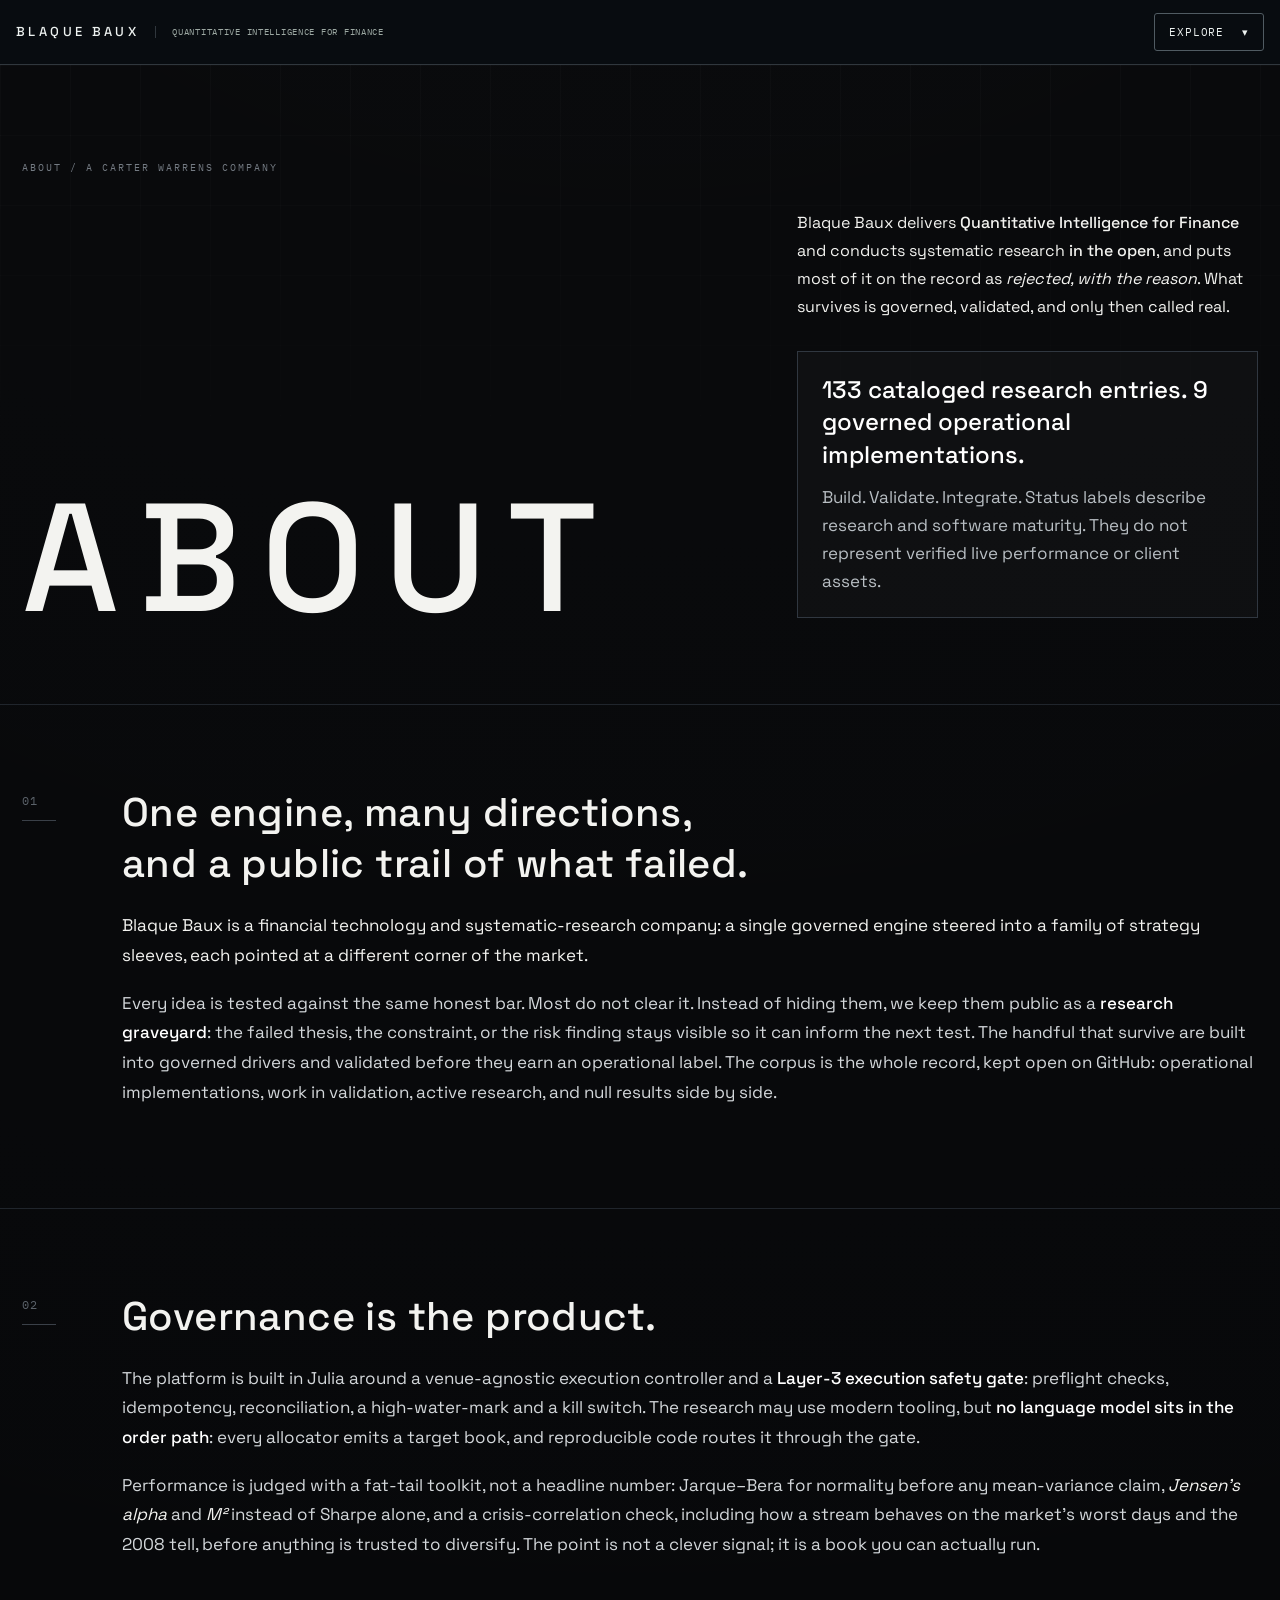
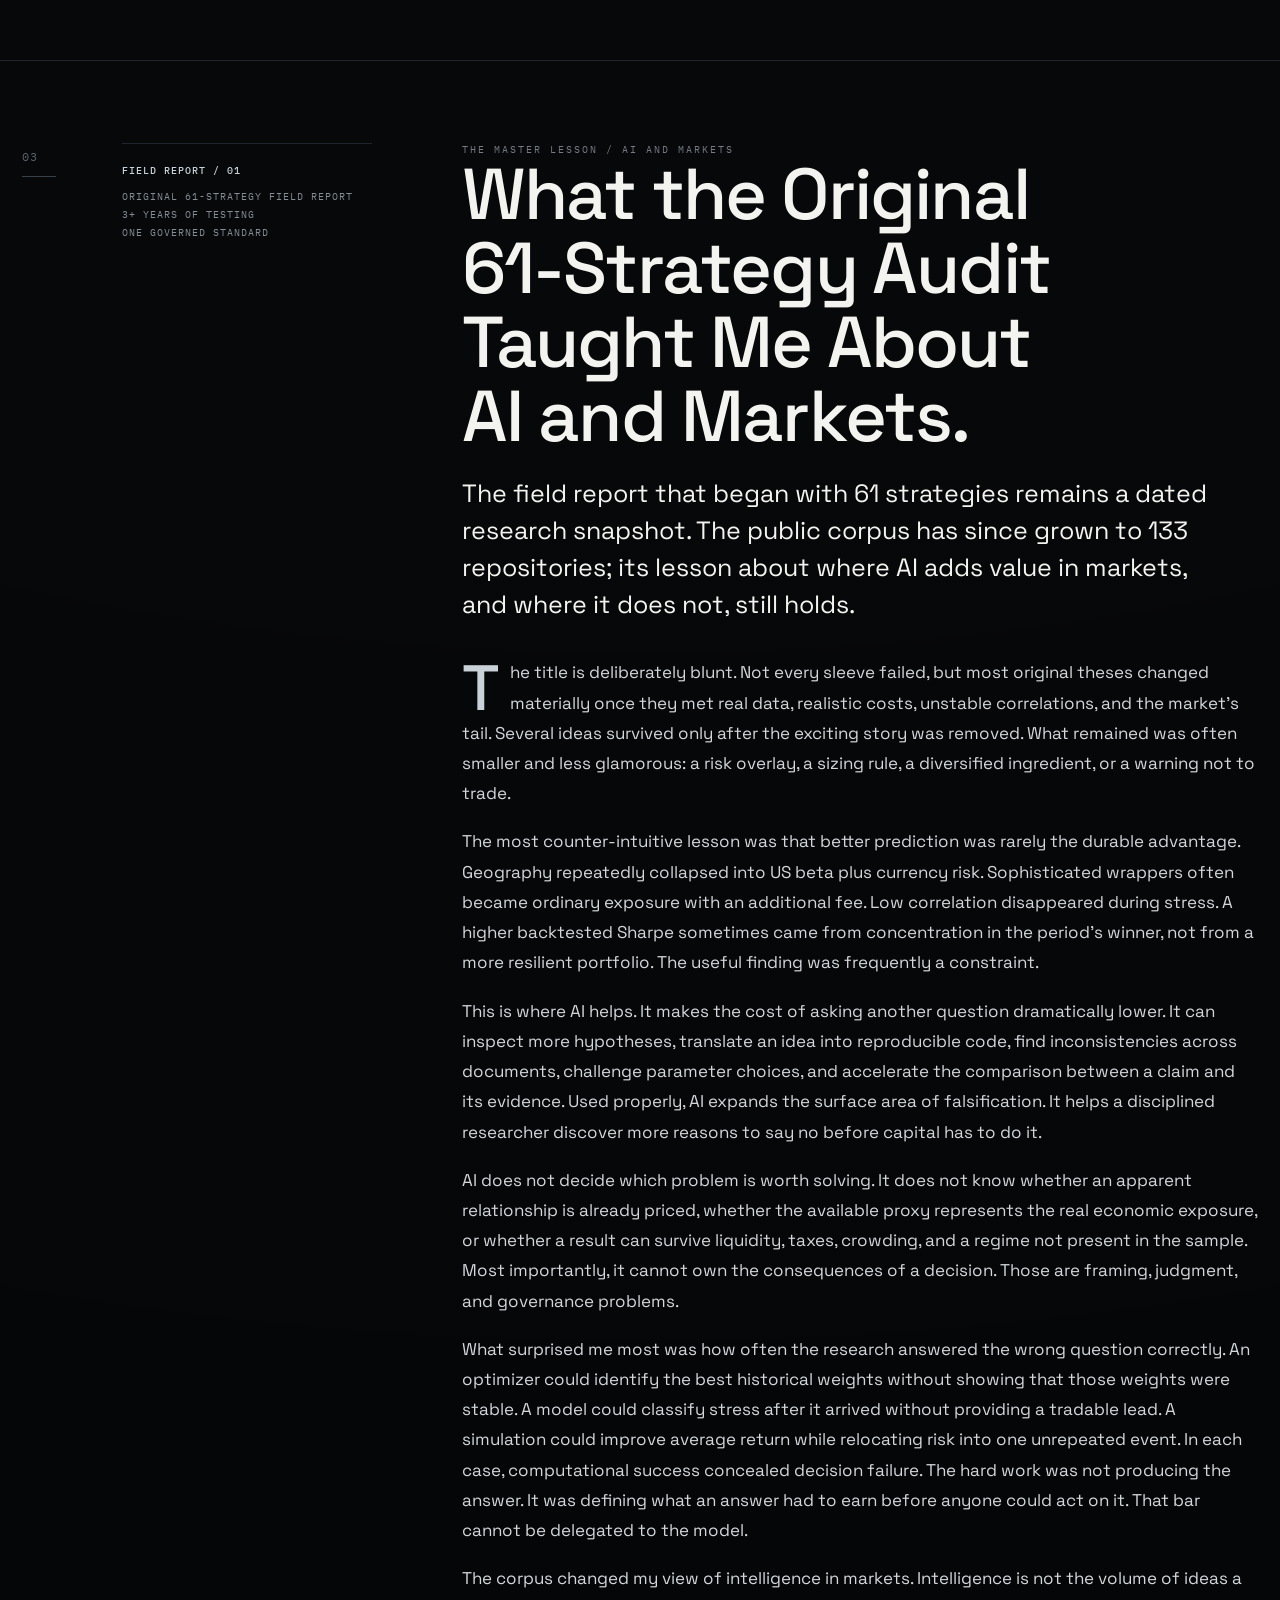
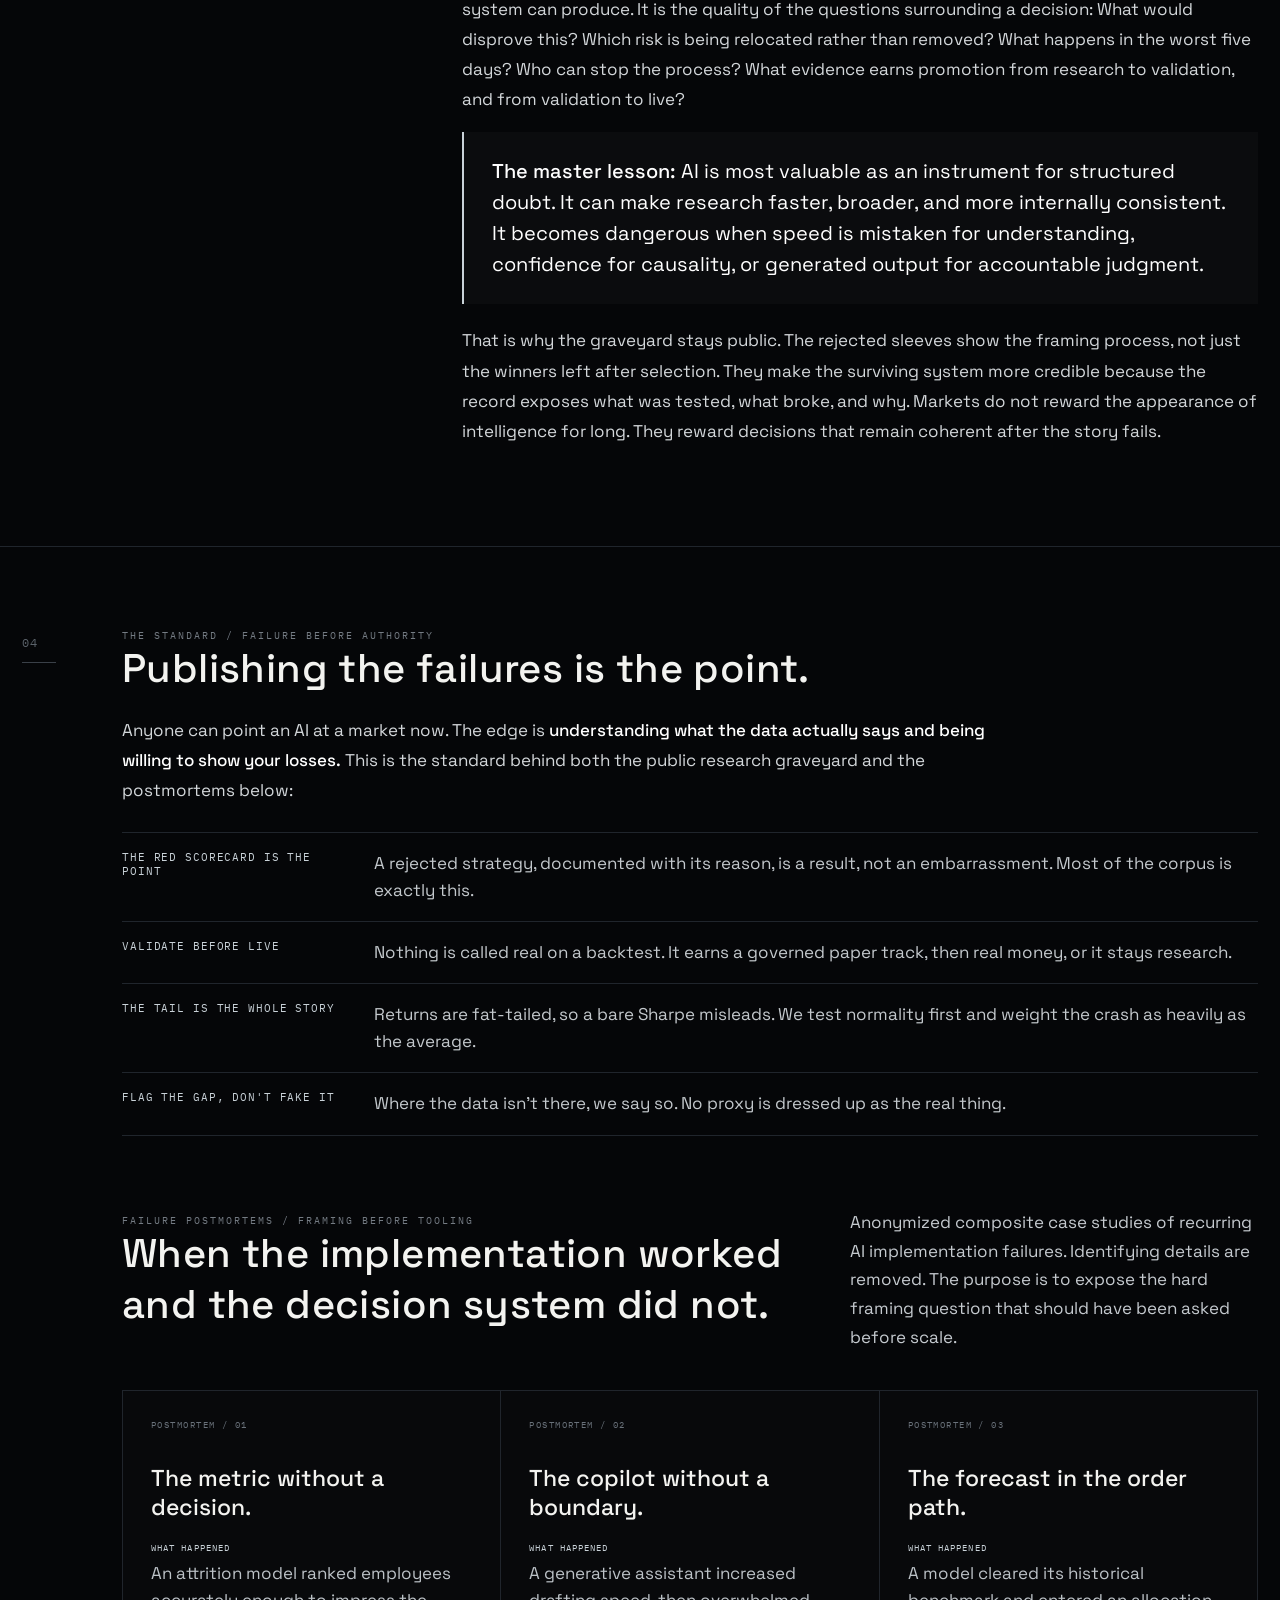
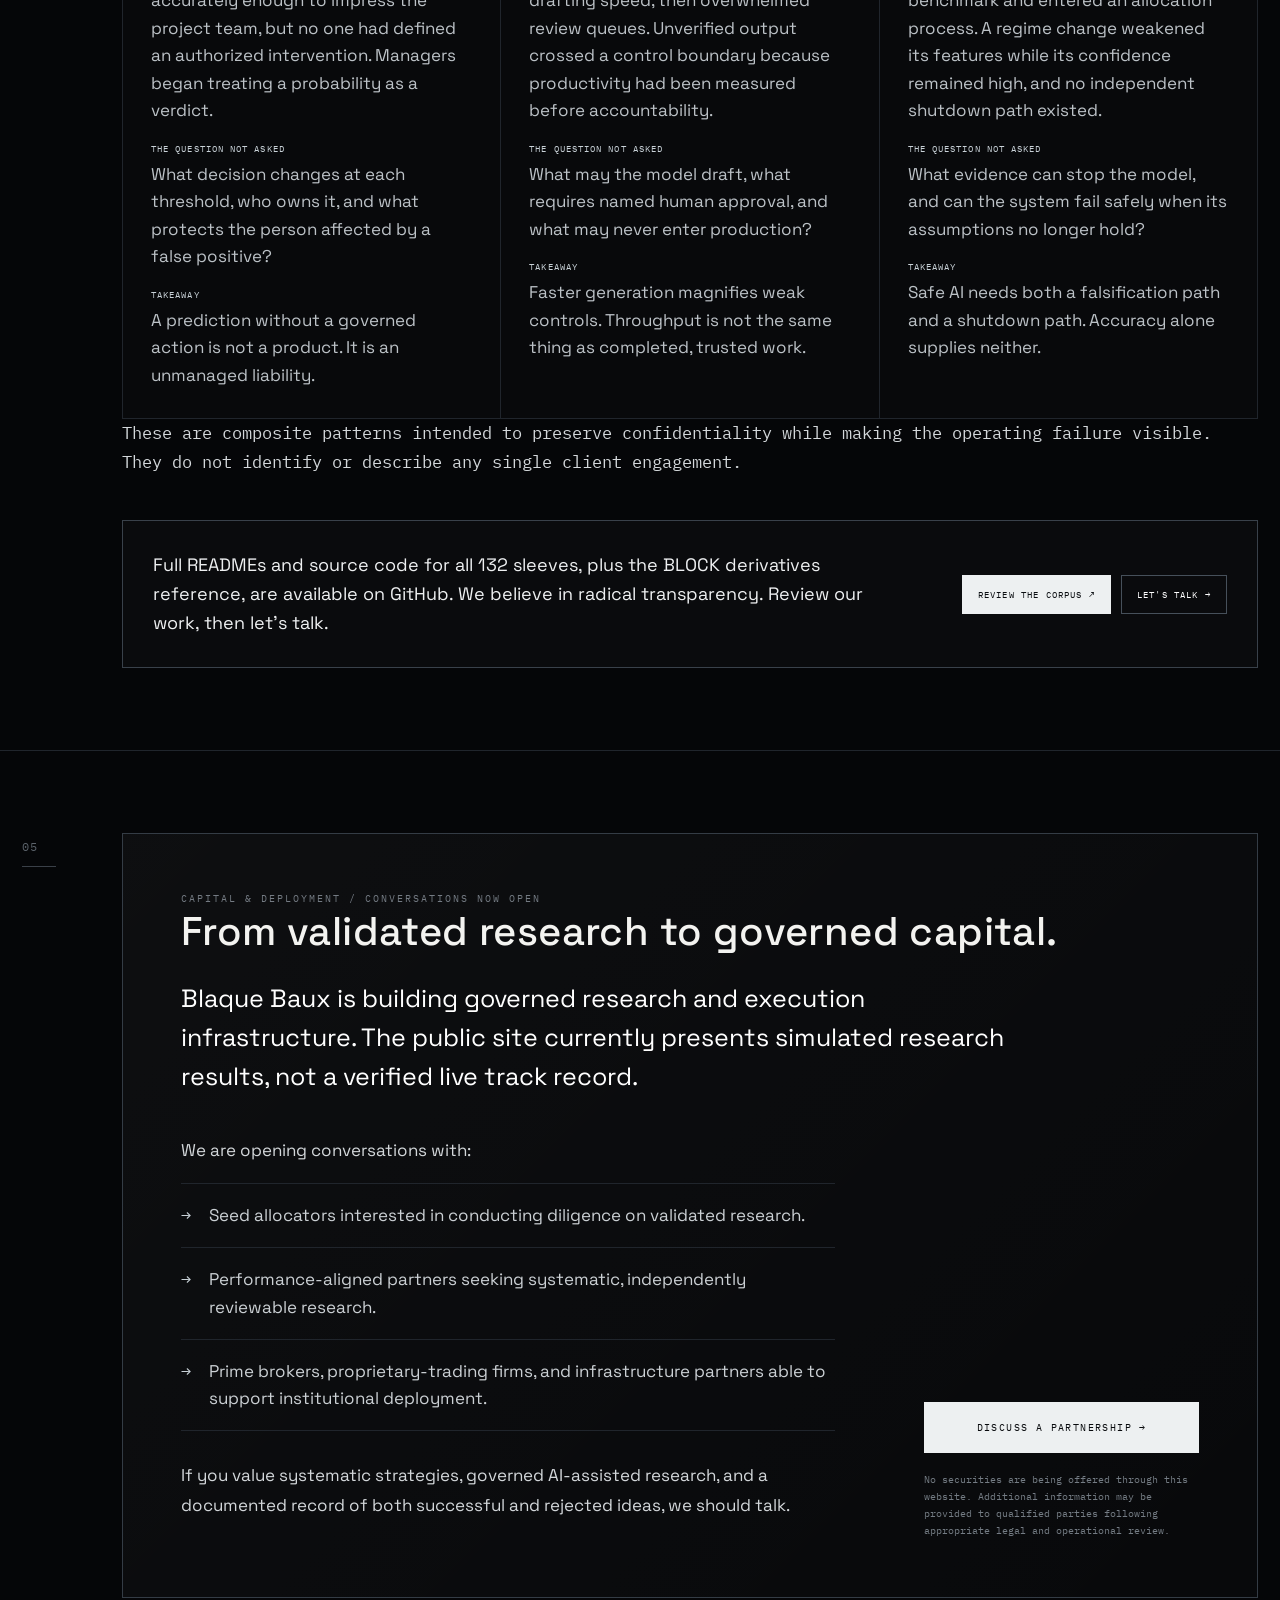
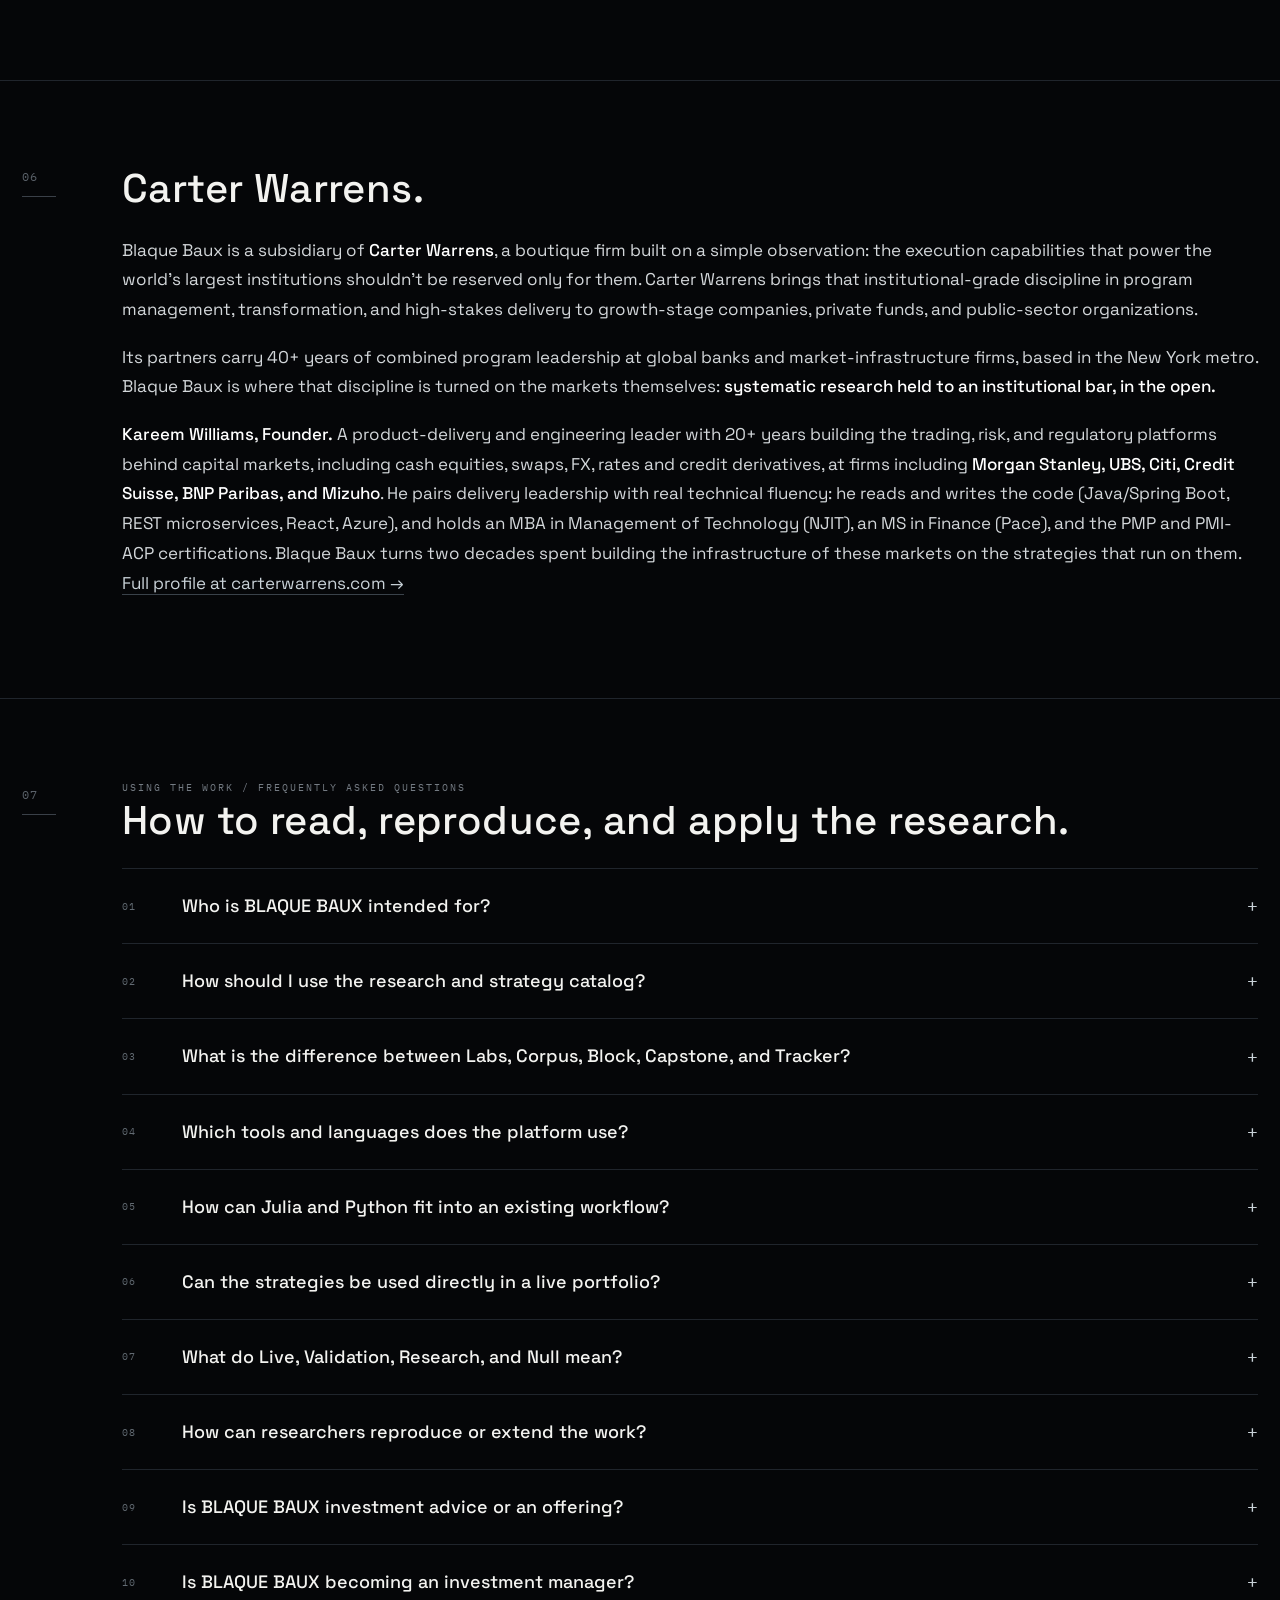
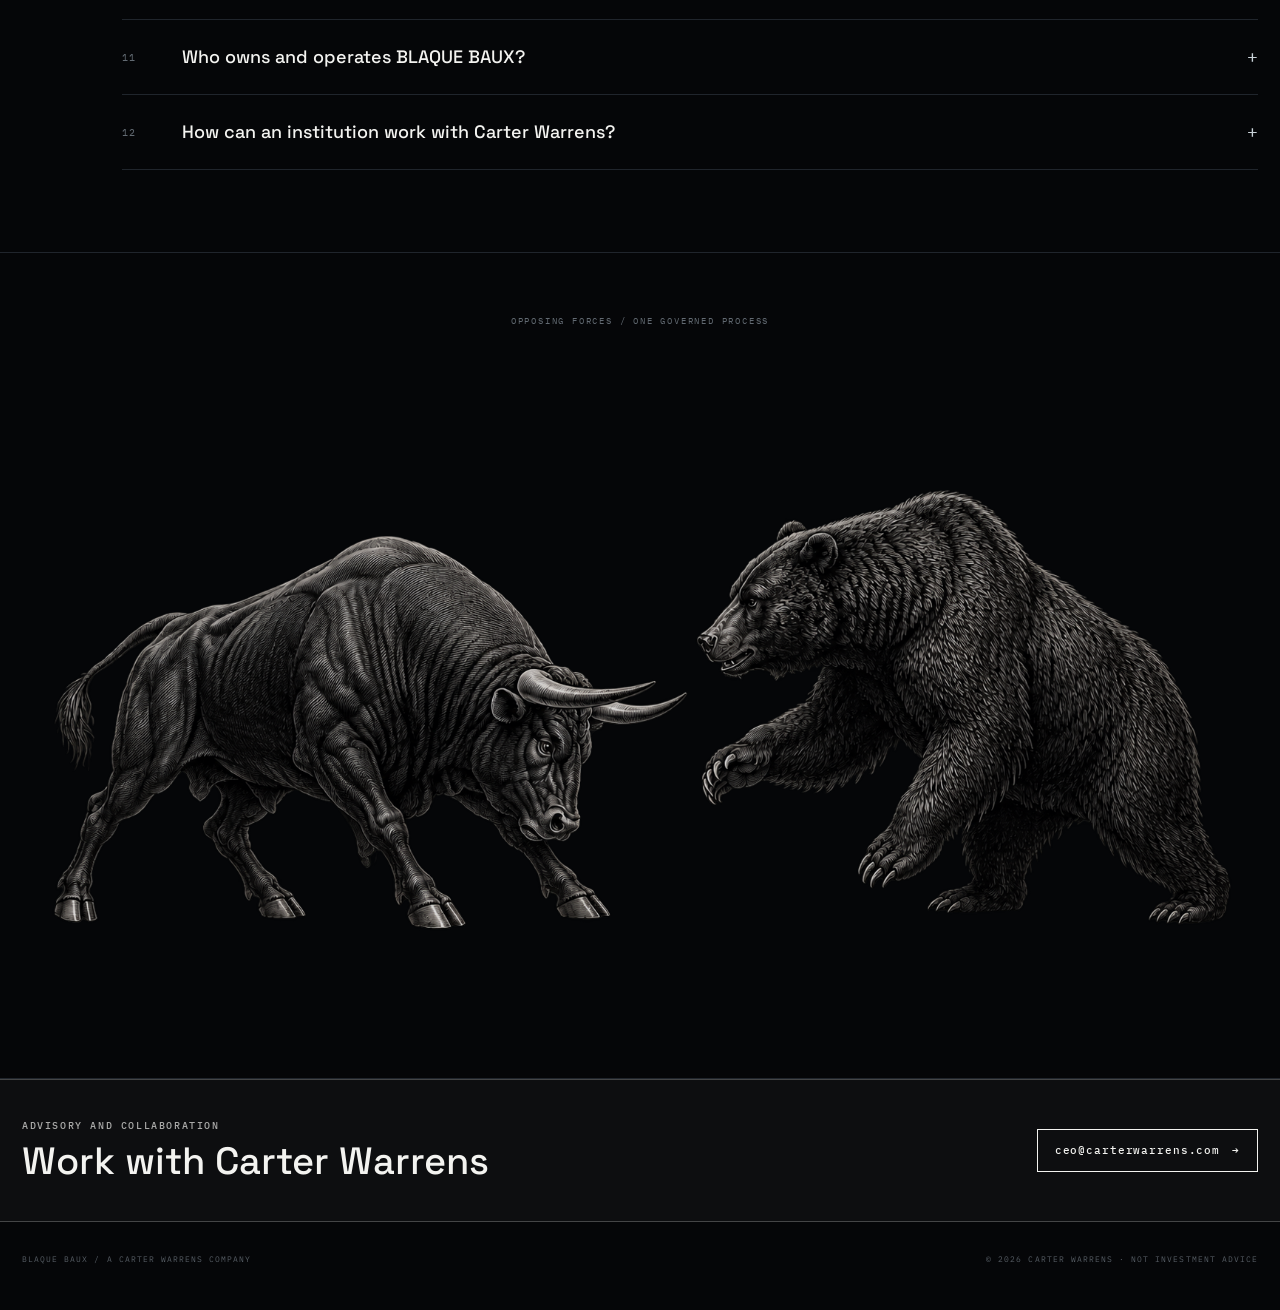
<file: about/index.html>
<!doctype html>
<html lang="en">
<head>
<meta charset="utf-8">
<meta name="viewport" content="width=device-width, initial-scale=1">
<title>About BLAQUE BAUX: Carter Warrens</title>
<link rel="canonical" href="https://www.blaquebaux.com/about/">
<link rel="icon" href="/favicon.svg" type="image/svg+xml">
<meta name="description" content="Blaque Baux is a Carter Warrens company providing Quantitative Intelligence for Finance through 133 cataloged research entries, governed implementations, and 51 transparent null results.">
<meta name="author" content="Carter Warrens">
<meta property="og:title" content="About BLAQUE BAUX: Carter Warrens">
<meta property="og:description" content="Open systematic research, governed execution, and the discipline of publishing what didn't work.">
<meta property="og:type" content="website">
<meta property="og:url" content="https://www.blaquebaux.com/about/">
<meta property="og:image" content="https://www.blaquebaux.com/assets/blaque-baux-social.png">
<meta name="theme-color" content="#050608">
<script type="application/ld+json">
{
  "@context": "https://schema.org",
  "@type": "FAQPage",
  "mainEntity": [
    {
      "@type": "Question",
      "name": "Who is BLAQUE BAUX intended for?",
      "acceptedAnswer": {"@type": "Answer", "text": "BLAQUE BAUX is built for researchers, quantitative developers, portfolio and risk professionals, students, family offices, asset managers, private-equity teams, hedge funds, and serious independent investors who want to study how systematic strategies are constructed, tested, rejected, governed, and monitored."}
    },
    {
      "@type": "Question",
      "name": "How should I use the research and strategy catalog?",
      "acceptedAnswer": {"@type": "Answer", "text": "Use the site as a research map rather than a menu of trade recommendations. Begin with the thesis and assumptions, inspect the implementation and evidence, review the risk and failure conditions, and reproduce the result independently before adapting anything to your own constraints."}
    },
    {
      "@type": "Question",
      "name": "What is the difference between Labs, Corpus, Block, Capstone, and Tracker?",
      "acceptedAnswer": {"@type": "Answer", "text": "Labs presents interactive studies. Corpus is the complete research record, including live, validation, active research, and null results. Block is the derivatives strategy reference. Capstone studies portfolio construction and variations above the individual sleeves. Tracker shows simulated sleeve performance against relevant benchmarks."}
    },
    {
      "@type": "Question",
      "name": "Which tools and languages does the platform use?",
      "acceptedAnswer": {"@type": "Answer", "text": "Julia is the primary research and governed-execution language. Python is used where its data, automation, or integration ecosystem is useful. The governing principle is reproducibility and clear interfaces, not loyalty to a language."}
    },
    {
      "@type": "Question",
      "name": "How can Julia and Python fit into an existing workflow?",
      "acceptedAnswer": {"@type": "Answer", "text": "Teams can use Python for data preparation, notebooks, orchestration, and established analytics while using Julia for research components, simulation, optimization, and controlled execution. Exchange data through explicit files, tables, APIs, or other versioned interfaces so each stage can be tested and reproduced independently."}
    },
    {
      "@type": "Question",
      "name": "Can the strategies be used directly in a live portfolio?",
      "acceptedAnswer": {"@type": "Answer", "text": "No strategy on the site should be copied directly into a live portfolio. The material is educational research, not individualized investment advice. Users must independently validate data, assumptions, costs, liquidity, tax treatment, legal constraints, implementation details, and suitability for their own objectives and risk limits."}
    },
    {
      "@type": "Question",
      "name": "What do Live, Validation, Research, and Null mean?",
      "acceptedAnswer": {"@type": "Answer", "text": "Live is a retained repository label for work that has passed the project.s software and research governance requirements. It does not mean verified actual performance. Validation identifies candidates under further observation. Research identifies active investigations. Null is the public graveyard for ideas that failed, lacked sufficient evidence, or were rejected for risk or implementation reasons."}
    },
    {
      "@type": "Question",
      "name": "How can researchers reproduce or extend the work?",
      "acceptedAnswer": {"@type": "Answer", "text": "Start with the linked repository and its documentation. Preserve the original assumptions and baseline before changing parameters, data, or portfolio rules. Record each change, test it out of sample where possible, and evaluate tail behavior, implementation costs, and failure conditions rather than relying on a single headline metric."}
    },
    {
      "@type": "Question",
      "name": "Is BLAQUE BAUX investment advice or an offering?",
      "acceptedAnswer": {"@type": "Answer", "text": "No. The public site provides research, software, and documented analysis. It does not provide individualized investment advice or constitute an offer to sell securities. Any future investment relationship would be established separately through the appropriate legal, regulatory, and operational framework."}
    },
    {
      "@type": "Question",
      "name": "Is BLAQUE BAUX becoming an investment manager?",
      "acceptedAnswer": {"@type": "Answer", "text": "The public site documents research software, simulated results, and governance methods. It does not publish a verified live-performance record or represent that simulated results are actual account performance. Any future investment relationship would require separate legal, regulatory, operational, and diligence processes."}
    },
    {
      "@type": "Question",
      "name": "Who owns and operates BLAQUE BAUX?",
      "acceptedAnswer": {"@type": "Answer", "text": "BLAQUE BAUX is a Carter Warrens company founded by Kareem Williams. Carter Warrens provides the program-management, governance, transformation, and execution discipline behind the work."}
    },
    {
      "@type": "Question",
      "name": "How can an institution work with Carter Warrens?",
      "acceptedAnswer": {"@type": "Answer", "text": "Carter Warrens works with organizations that need help structuring research, governance, delivery, risk controls, or technical operating models. Contact ceo@carterwarrens.com to discuss an advisory or collaboration need."}
    }
  ]
}
</script>
<script type="application/ld+json">
{
  "@context": "https://schema.org",
  "@type": "Article",
  "headline": "What the Original 61-Strategy Audit Taught Me About AI and Markets",
  "description": "A field report on where AI adds value in systematic markets research, where it does not, and why governed falsification matters more than prediction.",
  "author": {"@type": "Person", "name": "Kareem Williams"},
  "publisher": {"@type": "Organization", "name": "Carter Warrens", "url": "https://www.carterwarrens.com"},
  "isPartOf": {"@type": "WebPage", "url": "https://www.blaquebaux.com/about/"},
  "about": ["artificial intelligence", "systematic investing", "quantitative research", "model governance", "decision-making"],
  "inLanguage": "en-US"
}
</script>
<style>
@import url('https://fonts.googleapis.com/css2?family=Space+Grotesk:wght@400;500;600&family=IBM+Plex+Mono:wght@300;400;500&display=swap');
:root{--bg:#050608;--panel:#0a0d11;--fg:#f3f3f0;--muted:#9aa0a6;--dim:#747b83;--line:#20252c;--line2:#12161b;--accent:#c9d2d8}
*{box-sizing:border-box}html{scroll-behavior:smooth}
body{margin:0;background:radial-gradient(circle at 50% -8%,rgba(255,255,255,.025),transparent 40%),var(--bg);color:var(--fg);font-family:"Space Grotesk",system-ui,sans-serif;-webkit-font-smoothing:antialiased}
a{color:inherit;text-decoration:none}
.shell{width:min(1480px,calc(100% - 44px));margin:auto}
.mono{font-family:"IBM Plex Mono",monospace}
.micro{font:10px/1.4 "IBM Plex Mono",monospace;letter-spacing:.2em;text-transform:uppercase;color:var(--dim)}

nav{position:sticky;top:0;z-index:30;background:rgba(5,6,8,.86);backdrop-filter:blur(14px);border-bottom:1px solid var(--line)}
.nav{height:72px;display:flex;align-items:center;justify-content:space-between}
.brand{font-size:14px;letter-spacing:.32em;font-weight:500}
.links{display:flex;gap:26px;font:9px "IBM Plex Mono";letter-spacing:.16em;text-transform:uppercase;color:#aeb3b8}
.links a:hover{color:#fff}

.hero{padding:96px 0 82px;border-bottom:1px solid var(--line);position:relative;overflow:hidden}
.hero:before{content:"";position:absolute;inset:0;background:linear-gradient(rgba(255,255,255,.02) 1px,transparent 1px),linear-gradient(90deg,rgba(255,255,255,.02) 1px,transparent 1px);background-size:70px 70px;mask-image:linear-gradient(black,transparent 75%)}
.hero .shell{position:relative}
.hero-grid{display:grid;grid-template-columns:minmax(500px,1.05fr) minmax(400px,.72fr);gap:clamp(48px,8vw,130px);align-items:end;margin-top:34px}
.hero h1{font-size:clamp(62px,12vw,168px);line-height:.82;letter-spacing:.13em;margin:0;font-weight:500}
.hero-copy{padding-bottom:4px}
.stand{max-width:60ch;margin:0;font-size:clamp(17px,2.2vw,21px);line-height:1.6;color:var(--fg)}
.stand b{font-weight:500}
.deployment-proof{margin-top:30px;padding:22px 24px;border:1px solid #303740;background:rgba(255,255,255,.025);display:grid;gap:12px}
.deployment-proof strong{font-size:clamp(18px,2vw,24px);line-height:1.35;font-weight:500;color:#fff}
.deployment-proof span{font-size:17px;line-height:1.65;color:#b8bec3}

.section{border-bottom:1px solid var(--line);padding:82px 0}
.section-grid{display:grid;grid-template-columns:64px minmax(0,1fr);gap:36px}
.idx{font:12px "IBM Plex Mono";letter-spacing:.1em;color:#5b626a;padding-top:6px}
.idx:after{content:"";display:block;width:34px;height:1px;background:#3a4048;margin-top:12px}
.section h2{margin:0 0 22px;font-size:clamp(26px,3.4vw,40px);font-weight:500;letter-spacing:.01em;text-wrap:balance}
.body{width:100%;max-width:none}
.body p{margin:0 0 1.05em;font-size:17px;line-height:1.75;color:#d3d7da}
.body p.lead{font-size:19px;color:var(--fg)}
.body strong{color:#fff;font-weight:500}
.body em{color:var(--fg);font-style:italic}

.essay-layout{display:grid;grid-template-columns:minmax(180px,250px) minmax(0,900px);gap:clamp(38px,7vw,110px);align-items:start}
.essay-rail{border-top:1px solid var(--line);padding-top:18px;color:#858c93;font:10px/1.8 "IBM Plex Mono",monospace;letter-spacing:.1em;text-transform:uppercase}
.essay-rail strong{display:block;margin-bottom:8px;color:var(--accent);font-weight:500}
.essay-title{max-width:22ch;font-size:clamp(38px,6vw,72px)!important;line-height:1.03;letter-spacing:-.025em!important;text-wrap:balance}
.essay-deck{max-width:48ch;margin:0 0 34px!important;color:var(--fg)!important;font-size:clamp(19px,2.2vw,25px)!important;line-height:1.48!important}
.essay-copy{max-width:78ch}
.essay-copy p{font-size:17px;line-height:1.78}
.essay-copy p:first-child:first-letter{float:left;margin:7px 10px 0 0;color:var(--accent);font-size:64px;line-height:.75;font-weight:500}
.master-lesson{margin:34px 0;padding:24px 28px;border-left:2px solid var(--accent);background:rgba(255,255,255,.025);font-size:20px!important;line-height:1.55!important;color:#fff!important}

.failure-standard{margin-bottom:72px}
.failure-standard>p{max-width:900px}
.postmortem-intro{display:grid;grid-template-columns:minmax(0,1.25fr) minmax(240px,.75fr);gap:48px;align-items:end;margin-bottom:38px}
.postmortem-intro p{margin:0;color:#c5cacf;font-size:17px;line-height:1.7}
.case-grid{display:grid;grid-template-columns:repeat(3,minmax(0,1fr));border-top:1px solid var(--line);border-left:1px solid var(--line)}
.case{min-height:100%;padding:28px;border-right:1px solid var(--line);border-bottom:1px solid var(--line);background:rgba(255,255,255,.012)}
.case-num{display:block;margin-bottom:34px;color:#69717a;font:9px "IBM Plex Mono",monospace;letter-spacing:.16em;text-transform:uppercase}
.case h3{margin:0 0 20px;font-size:23px;line-height:1.25;font-weight:500}
.case dl{margin:0}.case dt{margin-top:18px;color:var(--accent);font:9px "IBM Plex Mono",monospace;letter-spacing:.12em;text-transform:uppercase}.case dd{margin:7px 0 0;color:#bcc2c7;font-size:17px;line-height:1.62}
.case-note{margin-top:24px;color:#747c84;font:10px/1.7 "IBM Plex Mono",monospace;letter-spacing:.04em}
.transparency{margin-top:42px;padding:30px;border:1px solid #39414a;display:flex;align-items:center;justify-content:space-between;gap:30px;background:rgba(255,255,255,.018)}
.transparency p{max-width:760px;margin:0!important;color:#eef0f1!important;font-size:18px!important;line-height:1.6!important}
.transparency-actions{display:flex;gap:10px;flex:0 0 auto}.transparency a{border:1px solid #46505a;padding:13px 15px;color:#fff;font:9px "IBM Plex Mono",monospace;letter-spacing:.13em;text-transform:uppercase}.transparency a:first-child{background:#edf0f1;color:#0a0d11;border-color:#edf0f1}

.capital-panel{border:1px solid #343c45;background:linear-gradient(135deg,rgba(255,255,255,.035),rgba(255,255,255,.012));padding:clamp(28px,5vw,58px)}
.capital-lead{max-width:860px;font-size:clamp(19px,2.2vw,25px)!important;line-height:1.55!important;color:#fff!important}
.capital-grid{display:grid;grid-template-columns:minmax(0,1fr) minmax(250px,.42fr);gap:clamp(36px,7vw,110px);align-items:end;margin-top:40px}
.capital-list{list-style:none;margin:0;padding:0;border-top:1px solid var(--line)}
.capital-list li{position:relative;padding:18px 0 18px 28px;border-bottom:1px solid var(--line);color:#cbd0d4;font-size:17px;line-height:1.6}
.capital-list li:before{content:"→";position:absolute;left:0;color:var(--accent);font-family:"IBM Plex Mono",monospace}
.capital-cta{display:block;padding:18px 20px;border:1px solid #edf0f1;background:#edf0f1;color:#080a0d;text-align:center;font:10px "IBM Plex Mono",monospace;letter-spacing:.14em;text-transform:uppercase}
.capital-note{margin:18px 0 0!important;color:#747c84!important;font:10px/1.7 "IBM Plex Mono",monospace!important;letter-spacing:.03em}

.tenets{list-style:none;margin:26px 0 0;padding:0;display:grid;gap:0;border-top:1px solid var(--line)}
.tenets li{padding:17px 0;border-bottom:1px solid var(--line);display:grid;grid-template-columns:230px 1fr;gap:22px}
.tenets b{font:11px "IBM Plex Mono";letter-spacing:.08em;text-transform:uppercase;color:var(--accent)}
.tenets span{color:#c3c8cc;font-size:17px;line-height:1.6}
@media(max-width:640px){.tenets li{grid-template-columns:1fr;gap:6px}}

.fill{display:block;border:1px dashed #3d454d;background:rgba(255,255,255,.02);color:var(--dim);padding:16px 18px;margin:6px 0 14px;font:11px/1.7 "IBM Plex Mono";letter-spacing:.04em}
.fill b{color:var(--accent)}

.faq{border-top:1px solid var(--line)}
.faq details{border-bottom:1px solid var(--line)}
.faq summary{list-style:none;display:grid;grid-template-columns:42px minmax(0,1fr) 28px;gap:18px;align-items:center;padding:24px 0;cursor:pointer;color:var(--fg);font-size:18px;font-weight:500;line-height:1.45}
.faq summary::-webkit-details-marker{display:none}
.faq-num{font:10px "IBM Plex Mono",monospace;letter-spacing:.12em;color:#626a72}
.faq-mark{font:18px/1 "IBM Plex Mono",monospace;color:var(--accent);text-align:right;transition:transform .2s ease}
.faq details[open] .faq-mark{transform:rotate(45deg)}
.faq-answer{max-width:94ch;margin:0 0 26px 60px;color:#c3c8cc;font-size:17px;line-height:1.75}
.faq-answer a{color:var(--fg);border-bottom:1px solid #3a4248}

.market-duel{margin:0;border-bottom:1px solid var(--line);background:var(--bg);overflow:hidden}
.market-duel-inner{width:min(1600px,100%);margin:auto;padding:62px 22px 34px}
.market-duel-label{margin-bottom:22px;text-align:center;color:#626a72;font:9px "IBM Plex Mono",monospace;letter-spacing:.2em;text-transform:uppercase}
.market-duel img{display:block;width:100%;height:auto;opacity:.88}

footer{padding:32px 0 46px}
.foot{display:flex;justify-content:space-between;gap:24px;color:#565d64;font:8px "IBM Plex Mono";letter-spacing:.13em;text-transform:uppercase}
@media(max-width:1000px){.hero-grid{grid-template-columns:1fr;gap:34px;align-items:start}.hero h1{font-size:clamp(62px,18vw,150px)}.hero-copy{max-width:760px}}
@media(max-width:900px){.essay-layout{grid-template-columns:1fr;gap:26px}.essay-rail{max-width:360px}.case-grid{grid-template-columns:1fr}.postmortem-intro{grid-template-columns:1fr;gap:16px}.transparency{align-items:flex-start;flex-direction:column}.transparency-actions{flex-wrap:wrap}.capital-grid{grid-template-columns:1fr}.capital-cta{max-width:360px}}
@media(max-width:760px){.shell{width:min(100% - 24px,1480px)}.links{gap:12px}.links a{display:none}.links a:nth-child(2),.links a:nth-child(3),.links a:nth-child(4),.links a:last-child{display:block}.hero{padding:72px 0 62px}.hero-grid{margin-top:24px;gap:30px}.hero h1{font-size:clamp(58px,20vw,104px);letter-spacing:.1em}.section{padding:58px 0}.section-grid{grid-template-columns:1fr;gap:14px}.idx{padding-top:0}.deployment-proof{margin-top:26px;padding:20px}.deployment-proof span,.body p,.essay-copy p,.postmortem-intro p,.case dd,.capital-list li,.tenets span,.faq-answer{font-size:16px}.master-lesson{padding:20px;font-size:18px!important}.failure-standard{margin-bottom:52px}.case{padding:24px}.transparency{padding:22px}.transparency-actions{width:100%;display:grid}.transparency a{text-align:center}.capital-panel{padding:24px}.capital-grid{margin-top:28px}.capital-cta{max-width:none}.faq summary{grid-template-columns:30px minmax(0,1fr) 20px;gap:10px;padding:20px 0;font-size:16px}.faq-answer{margin:0 0 22px 40px}.market-duel-inner{padding:46px 12px 28px}.market-duel-label{font-size:8px;letter-spacing:.14em}.foot{display:block;line-height:2.1}}
</style>
<link rel="stylesheet" href="../assets/site-wide.css">
<link rel="stylesheet" href="/assets/navigation.css">
<script src="/assets/navigation.js" defer></script>
</head>
<body>

<nav class="bb-site-nav" aria-label="Site navigation"><div class="bb-nav-inner"><a class="bb-wordmark" href="/">BLAQUE BAUX</a><span class="bb-positioning">Quantitative Intelligence for Finance</span><details class="bb-menu"><summary>Explore</summary><div class="bb-menu-panel"><a href="/">Home</a><a href="/analysis/">Analysis</a><a href="/start/">Start here</a><a href="/#system">System</a><a href="/corpus/">Corpus</a><a href="/labs/">Labs</a><a href="/capstone/">Capstone</a><a href="/block/">Block</a><a href="/tracker/">Tracker</a><a href="/toolkit/">Toolkit</a><a href="/bumble/">Bumble</a><a href="/about/" aria-current="page">About</a><a href="/evidence/">Data & evidence</a><a href="/#carter-warrens">Carter Warrens</a><a href="https://github.com/blaquebaux" target="_blank" rel="noopener noreferrer">GitHub ↗</a></div></details></div></nav>

<header class="hero"><div class="shell">
  <div class="micro">About / a Carter Warrens Company</div>
  <div class="hero-grid">
    <h1>ABOUT</h1>
    <div class="hero-copy">
      <p class="stand">Blaque Baux delivers <b>Quantitative Intelligence for Finance</b> and conducts systematic research <b>in the open</b>,
      and puts most of it on the record as <em>rejected, with the reason</em>. What survives is governed, validated,
      and only then called real.</p>
      <div class="deployment-proof">
        <strong>133 cataloged research entries. 9 governed operational implementations.</strong>
        <span>Build. Validate. Integrate. Status labels describe research and software maturity. They do not represent verified live performance or client assets.</span>
      </div>
    </div>
  </div>
</div></header>

<section class="section"><div class="shell section-grid">
  <div class="idx">01</div>
  <div class="body">
    <h2>One engine, many directions, and a public trail of what failed.</h2>
    <p class="lead">Blaque Baux is a financial technology and systematic-research company: a single governed engine
    steered into a family of strategy sleeves, each pointed at a different corner of the market.</p>
    <p>Every idea is tested against the same honest bar. Most do not clear it. Instead of hiding them, we
    keep them public as a <strong>research graveyard</strong>: the failed thesis, the constraint, or the risk
    finding stays visible so it can inform the next test. The handful that survive are built into governed
    drivers and validated before they earn an operational label. The corpus is the whole record, kept open on
    GitHub: operational implementations, work in validation, active research, and null results side by side.</p>
  </div>
</div></section>

<section class="section"><div class="shell section-grid">
  <div class="idx">02</div>
  <div class="body">
    <h2>Governance is the product.</h2>
    <p>The platform is built in Julia around a venue-agnostic execution controller and a <strong>Layer-3
    execution safety gate</strong>: preflight checks, idempotency, reconciliation, a high-water-mark and a
    kill switch. The research may use modern tooling, but <strong>no language model sits in the order path</strong>:
    every allocator emits a target book, and reproducible code routes it through the gate.</p>
    <p>Performance is judged with a fat-tail toolkit, not a headline number: Jarque–Bera for normality before
    any mean-variance claim, <em>Jensen's alpha</em> and <em>M²</em> instead of Sharpe alone, and a
    crisis-correlation check, including how a stream behaves on the market's worst days and the 2008 tell, before anything
    is trusted to diversify. The point is not a clever signal; it is a book you can actually run.</p>
  </div>
</div></section>

<section class="section"><div class="shell section-grid">
  <div class="idx">03</div>
  <article class="body" id="field-report">
    <div class="essay-layout">
      <aside class="essay-rail">
        <strong>Field report / 01</strong>
        Original 61-strategy field report<br>
        3+ years of testing<br>
        One governed standard
      </aside>
      <div>
        <div class="micro">The master lesson / AI and markets</div>
        <h2 class="essay-title">What the Original 61-Strategy Audit Taught Me About AI and Markets.</h2>
        <p class="essay-deck">The field report that began with 61 strategies remains a dated research snapshot. The public corpus has since grown to 133 repositories; its lesson about where AI adds value in markets, and where it does not, still holds.</p>
        <div class="essay-copy">
          <p>The title is deliberately blunt. Not every sleeve failed, but most original theses changed materially once they met real data, realistic costs, unstable correlations, and the market's tail. Several ideas survived only after the exciting story was removed. What remained was often smaller and less glamorous: a risk overlay, a sizing rule, a diversified ingredient, or a warning not to trade.</p>

          <p>The most counter-intuitive lesson was that better prediction was rarely the durable advantage. Geography repeatedly collapsed into US beta plus currency risk. Sophisticated wrappers often became ordinary exposure with an additional fee. Low correlation disappeared during stress. A higher backtested Sharpe sometimes came from concentration in the period's winner, not from a more resilient portfolio. The useful finding was frequently a constraint.</p>

          <p>This is where AI helps. It makes the cost of asking another question dramatically lower. It can inspect more hypotheses, translate an idea into reproducible code, find inconsistencies across documents, challenge parameter choices, and accelerate the comparison between a claim and its evidence. Used properly, AI expands the surface area of falsification. It helps a disciplined researcher discover more reasons to say no before capital has to do it.</p>

          <p>AI does not decide which problem is worth solving. It does not know whether an apparent relationship is already priced, whether the available proxy represents the real economic exposure, or whether a result can survive liquidity, taxes, crowding, and a regime not present in the sample. Most importantly, it cannot own the consequences of a decision. Those are framing, judgment, and governance problems.</p>

          <p>What surprised me most was how often the research answered the wrong question correctly. An optimizer could identify the best historical weights without showing that those weights were stable. A model could classify stress after it arrived without providing a tradable lead. A simulation could improve average return while relocating risk into one unrepeated event. In each case, computational success concealed decision failure. The hard work was not producing the answer. It was defining what an answer had to earn before anyone could act on it. That bar cannot be delegated to the model.</p>

          <p>The corpus changed my view of intelligence in markets. Intelligence is not the volume of ideas a system can produce. It is the quality of the questions surrounding a decision: What would disprove this? Which risk is being relocated rather than removed? What happens in the worst five days? Who can stop the process? What evidence earns promotion from research to validation, and from validation to live?</p>

          <p class="master-lesson"><strong>The master lesson:</strong> AI is most valuable as an instrument for structured doubt. It can make research faster, broader, and more internally consistent. It becomes dangerous when speed is mistaken for understanding, confidence for causality, or generated output for accountable judgment.</p>

          <p>That is why the graveyard stays public. The rejected sleeves show the framing process, not just the winners left after selection. They make the surviving system more credible because the record exposes what was tested, what broke, and why. Markets do not reward the appearance of intelligence for long. They reward decisions that remain coherent after the story fails.</p>
        </div>
      </div>
    </div>
  </article>
</div></section>

<section class="section"><div class="shell section-grid">
  <div class="idx">04</div>
  <div class="body" id="failure-postmortems">
    <div class="failure-standard">
      <div class="micro">The standard / failure before authority</div>
      <h2>Publishing the failures is the point.</h2>
      <p>Anyone can point an AI at a market now. The edge is <strong>understanding what the data actually says and being willing to show your losses.</strong> This is the standard behind both the public research graveyard and the postmortems below:</p>
      <ul class="tenets">
        <li><b>The red scorecard is the point</b><span>A rejected strategy, documented with its reason, is a result, not an embarrassment. Most of the corpus is exactly this.</span></li>
        <li><b>Validate before live</b><span>Nothing is called real on a backtest. It earns a governed paper track, then real money, or it stays research.</span></li>
        <li><b>The tail is the whole story</b><span>Returns are fat-tailed, so a bare Sharpe misleads. We test normality first and weight the crash as heavily as the average.</span></li>
        <li><b>Flag the gap, don't fake it</b><span>Where the data isn't there, we say so. No proxy is dressed up as the real thing.</span></li>
      </ul>
    </div>

    <div class="postmortem-intro">
      <div>
        <div class="micro">Failure Postmortems / framing before tooling</div>
        <h2>When the implementation worked and the decision system did not.</h2>
      </div>
      <p>Anonymized composite case studies of recurring AI implementation failures. Identifying details are removed. The purpose is to expose the hard framing question that should have been asked before scale.</p>
    </div>

    <div class="case-grid">
      <article class="case">
        <span class="case-num">Postmortem / 01</span>
        <h3>The metric without a decision.</h3>
        <dl>
          <dt>What happened</dt>
          <dd>An attrition model ranked employees accurately enough to impress the project team, but no one had defined an authorized intervention. Managers began treating a probability as a verdict.</dd>
          <dt>The question not asked</dt>
          <dd>What decision changes at each threshold, who owns it, and what protects the person affected by a false positive?</dd>
          <dt>Takeaway</dt>
          <dd>A prediction without a governed action is not a product. It is an unmanaged liability.</dd>
        </dl>
      </article>

      <article class="case">
        <span class="case-num">Postmortem / 02</span>
        <h3>The copilot without a boundary.</h3>
        <dl>
          <dt>What happened</dt>
          <dd>A generative assistant increased drafting speed, then overwhelmed review queues. Unverified output crossed a control boundary because productivity had been measured before accountability.</dd>
          <dt>The question not asked</dt>
          <dd>What may the model draft, what requires named human approval, and what may never enter production?</dd>
          <dt>Takeaway</dt>
          <dd>Faster generation magnifies weak controls. Throughput is not the same thing as completed, trusted work.</dd>
        </dl>
      </article>

      <article class="case">
        <span class="case-num">Postmortem / 03</span>
        <h3>The forecast in the order path.</h3>
        <dl>
          <dt>What happened</dt>
          <dd>A model cleared its historical benchmark and entered an allocation process. A regime change weakened its features while its confidence remained high, and no independent shutdown path existed.</dd>
          <dt>The question not asked</dt>
          <dd>What evidence can stop the model, and can the system fail safely when its assumptions no longer hold?</dd>
          <dt>Takeaway</dt>
          <dd>Safe AI needs both a falsification path and a shutdown path. Accuracy alone supplies neither.</dd>
        </dl>
      </article>
    </div>

    <p class="case-note">These are composite patterns intended to preserve confidentiality while making the operating failure visible. They do not identify or describe any single client engagement.</p>

    <div class="transparency">
      <p>Full READMEs and source code for all 132 sleeves, plus the BLOCK derivatives reference, are available on GitHub. We believe in radical transparency. Review our work, then let's talk.</p>
      <div class="transparency-actions">
        <a href="https://github.com/orgs/blaquebaux/repositories" target="_blank" rel="noopener">Review the corpus ↗</a>
        <a href="mailto:ceo@carterwarrens.com">Let's talk →</a>
      </div>
    </div>
  </div>
</div></section>

<section class="section"><div class="shell section-grid">
  <div class="idx">05</div>
  <div class="body">
    <div class="capital-panel">
      <div class="micro">Capital &amp; deployment / conversations now open</div>
      <h2>From validated research to governed capital.</h2>
      <p class="capital-lead">Blaque Baux is building governed research and execution infrastructure. The public site currently presents simulated research results, not a verified live track record.</p>
      <div class="capital-grid">
        <div>
          <p>We are opening conversations with:</p>
          <ul class="capital-list">
            <li>Seed allocators interested in conducting diligence on validated research.</li>
            <li>Performance-aligned partners seeking systematic, independently reviewable research.</li>
            <li>Prime brokers, proprietary-trading firms, and infrastructure partners able to support institutional deployment.</li>
          </ul>
          <p style="margin-top:30px">If you value systematic strategies, governed AI-assisted research, and a documented record of both successful and rejected ideas, we should talk.</p>
        </div>
        <div>
          <a class="capital-cta" href="mailto:ceo@carterwarrens.com?subject=Blaque%20Baux%20capital%20and%20deployment">Discuss a partnership →</a>
          <p class="capital-note">No securities are being offered through this website. Additional information may be provided to qualified parties following appropriate legal and operational review.</p>
        </div>
      </div>
    </div>
  </div>
</div></section>

<section class="section"><div class="shell section-grid">
  <div class="idx">06</div>
  <div class="body">
    <h2>Carter Warrens.</h2>
    <p>Blaque Baux is a subsidiary of <strong>Carter Warrens</strong>, a boutique firm built on a simple
    observation: the execution capabilities that power the world's largest institutions shouldn't be reserved
    only for them. Carter Warrens brings that institutional-grade discipline in program management, transformation,
    and high-stakes delivery to growth-stage companies, private funds, and public-sector organizations.</p>
    <p>Its partners carry 40+ years of combined program leadership at global banks and market-infrastructure
    firms, based in the New York metro. Blaque Baux is where that discipline is turned on the markets themselves:
    <strong>systematic research held to an institutional bar, in the open.</strong></p>
    <p><strong>Kareem Williams, Founder.</strong> A product-delivery and engineering leader with 20+ years
    building the trading, risk, and regulatory platforms behind capital markets, including cash equities, swaps, FX, rates
    and credit derivatives, at firms including <strong>Morgan Stanley, UBS, Citi, Credit Suisse, BNP Paribas, and
    Mizuho</strong>. He pairs delivery leadership with real technical fluency: he reads and writes the code
    (Java/Spring&nbsp;Boot, REST microservices, React, Azure), and holds an MBA in Management of Technology
    (NJIT), an MS in Finance (Pace), and the PMP and PMI-ACP certifications. Blaque Baux turns two decades spent
    building the infrastructure of these markets on the strategies that run on them.
    <a href="https://www.carterwarrens.com" target="_blank" rel="noopener" style="color:var(--accent);border-bottom:1px solid #3a424a">Full profile at carterwarrens.com →</a></p>
  </div>
</div></section>

<section class="section"><div class="shell section-grid">
  <div class="idx">07</div>
  <div class="body">
    <div class="micro">Using the work / frequently asked questions</div>
    <h2>How to read, reproduce, and apply the research.</h2>
    <div class="faq">
      <details>
        <summary><span class="faq-num">01</span><span>Who is BLAQUE BAUX intended for?</span><span class="faq-mark">+</span></summary>
        <div class="faq-answer">BLAQUE BAUX is built for researchers, quantitative developers, portfolio and risk professionals, students, family offices, asset managers, private-equity teams, hedge funds, and serious independent investors who want to study how systematic strategies are constructed, tested, rejected, governed, and monitored.</div>
      </details>
      <details>
        <summary><span class="faq-num">02</span><span>How should I use the research and strategy catalog?</span><span class="faq-mark">+</span></summary>
        <div class="faq-answer">Use the site as a research map rather than a menu of trade recommendations. Begin with the thesis and assumptions, inspect the implementation and evidence, review the risk and failure conditions, and reproduce the result independently before adapting anything to your own constraints.</div>
      </details>
      <details>
        <summary><span class="faq-num">03</span><span>What is the difference between Labs, Corpus, Block, Capstone, and Tracker?</span><span class="faq-mark">+</span></summary>
        <div class="faq-answer"><strong>Labs</strong> presents interactive studies. <strong>Corpus</strong> is the complete research record, including live, validation, active research, and null results. <strong>Block</strong> is the derivatives strategy reference. <strong>Capstone</strong> studies portfolio construction and variations above the individual sleeves. <strong>Tracker</strong> shows simulated sleeve performance against relevant benchmarks.</div>
      </details>
      <details>
        <summary><span class="faq-num">04</span><span>Which tools and languages does the platform use?</span><span class="faq-mark">+</span></summary>
        <div class="faq-answer"><strong>Julia</strong> is the primary research and governed-execution language. <strong>Python</strong> is used where its data, automation, or integration ecosystem is useful. The governing principle is reproducibility and clear interfaces, not loyalty to a language.</div>
      </details>
      <details>
        <summary><span class="faq-num">05</span><span>How can Julia and Python fit into an existing workflow?</span><span class="faq-mark">+</span></summary>
        <div class="faq-answer">Teams can use Python for data preparation, notebooks, orchestration, and established analytics while using Julia for research components, simulation, optimization, and controlled execution. Exchange data through explicit files, tables, APIs, or other versioned interfaces so each stage can be tested and reproduced independently.</div>
      </details>
      <details>
        <summary><span class="faq-num">06</span><span>Can the strategies be used directly in a live portfolio?</span><span class="faq-mark">+</span></summary>
        <div class="faq-answer">No strategy on the site should be copied directly into a live portfolio. The material is educational research, not individualized investment advice. Users must independently validate data, assumptions, costs, liquidity, tax treatment, legal constraints, implementation details, and suitability for their own objectives and risk limits.</div>
      </details>
      <details>
        <summary><span class="faq-num">07</span><span>What do Live, Validation, Research, and Null mean?</span><span class="faq-mark">+</span></summary>
        <div class="faq-answer"><strong>Live</strong> identifies work that has passed the project&rsquo;s governance requirements and is being tracked under its stated operating conditions. <strong>Validation</strong> identifies candidates under further observation. <strong>Research</strong> identifies active investigations. <strong>Null</strong> is the public graveyard for ideas that failed, lacked sufficient evidence, or were rejected for risk or implementation reasons.</div>
      </details>
      <details>
        <summary><span class="faq-num">08</span><span>How can researchers reproduce or extend the work?</span><span class="faq-mark">+</span></summary>
        <div class="faq-answer">Start with the linked repository and its documentation. Preserve the original assumptions and baseline before changing parameters, data, or portfolio rules. Record each change, test it out of sample where possible, and evaluate tail behavior, implementation costs, and failure conditions rather than relying on a single headline metric.</div>
      </details>
      <details>
        <summary><span class="faq-num">09</span><span>Is BLAQUE BAUX investment advice or an offering?</span><span class="faq-mark">+</span></summary>
        <div class="faq-answer">No. The public site provides research, software, and documented analysis. It does not provide individualized investment advice or constitute an offer to sell securities. Any future investment relationship would be established separately through the appropriate legal, regulatory, and operational framework.</div>
      </details>
      <details>
        <summary><span class="faq-num">10</span><span>Is BLAQUE BAUX becoming an investment manager?</span><span class="faq-mark">+</span></summary>
        <div class="faq-answer">The public site documents research software, simulated results, and governance methods. It does not publish a verified live-performance record or represent that simulated results are actual account performance. Any future investment relationship would require separate legal, regulatory, operational, and diligence processes.</div>
      </details>
      <details>
        <summary><span class="faq-num">11</span><span>Who owns and operates BLAQUE BAUX?</span><span class="faq-mark">+</span></summary>
        <div class="faq-answer">BLAQUE BAUX is a Carter Warrens company founded by Kareem Williams. Carter Warrens provides the program-management, governance, transformation, and execution discipline behind the work.</div>
      </details>
      <details>
        <summary><span class="faq-num">12</span><span>How can an institution work with Carter Warrens?</span><span class="faq-mark">+</span></summary>
        <div class="faq-answer">Carter Warrens works with organizations that need help structuring research, governance, delivery, risk controls, or technical operating models. Contact <a href="mailto:ceo@carterwarrens.com">ceo@carterwarrens.com</a> to discuss an advisory or collaboration need.</div>
      </details>
    </div>
  </div>
</div></section>

<figure class="market-duel">
  <div class="market-duel-inner">
    <figcaption class="market-duel-label">Opposing forces / one governed process</figcaption>
    <img src="../assets/about-bull-bear-transparent.png" alt="An engraved bull and bear confronting one another" width="1672" height="941" loading="lazy">
  </div>
</figure>

<aside class="site-contact" aria-label="Contact Carter Warrens"><div class="site-contact-inner"><div><span class="site-contact-label">Advisory and collaboration</span><span class="site-contact-title">Work with Carter Warrens</span></div><a class="site-contact-link" href="mailto:ceo@carterwarrens.com"><span>ceo@carterwarrens.com</span><span>→</span></a></div></aside>

<footer><div class="shell foot">
  <span>BLAQUE BAUX / A CARTER WARRENS COMPANY</span>
  <span>© 2026 CARTER WARRENS · NOT INVESTMENT ADVICE</span>
</div></footer>

</body>
</html>
</file>
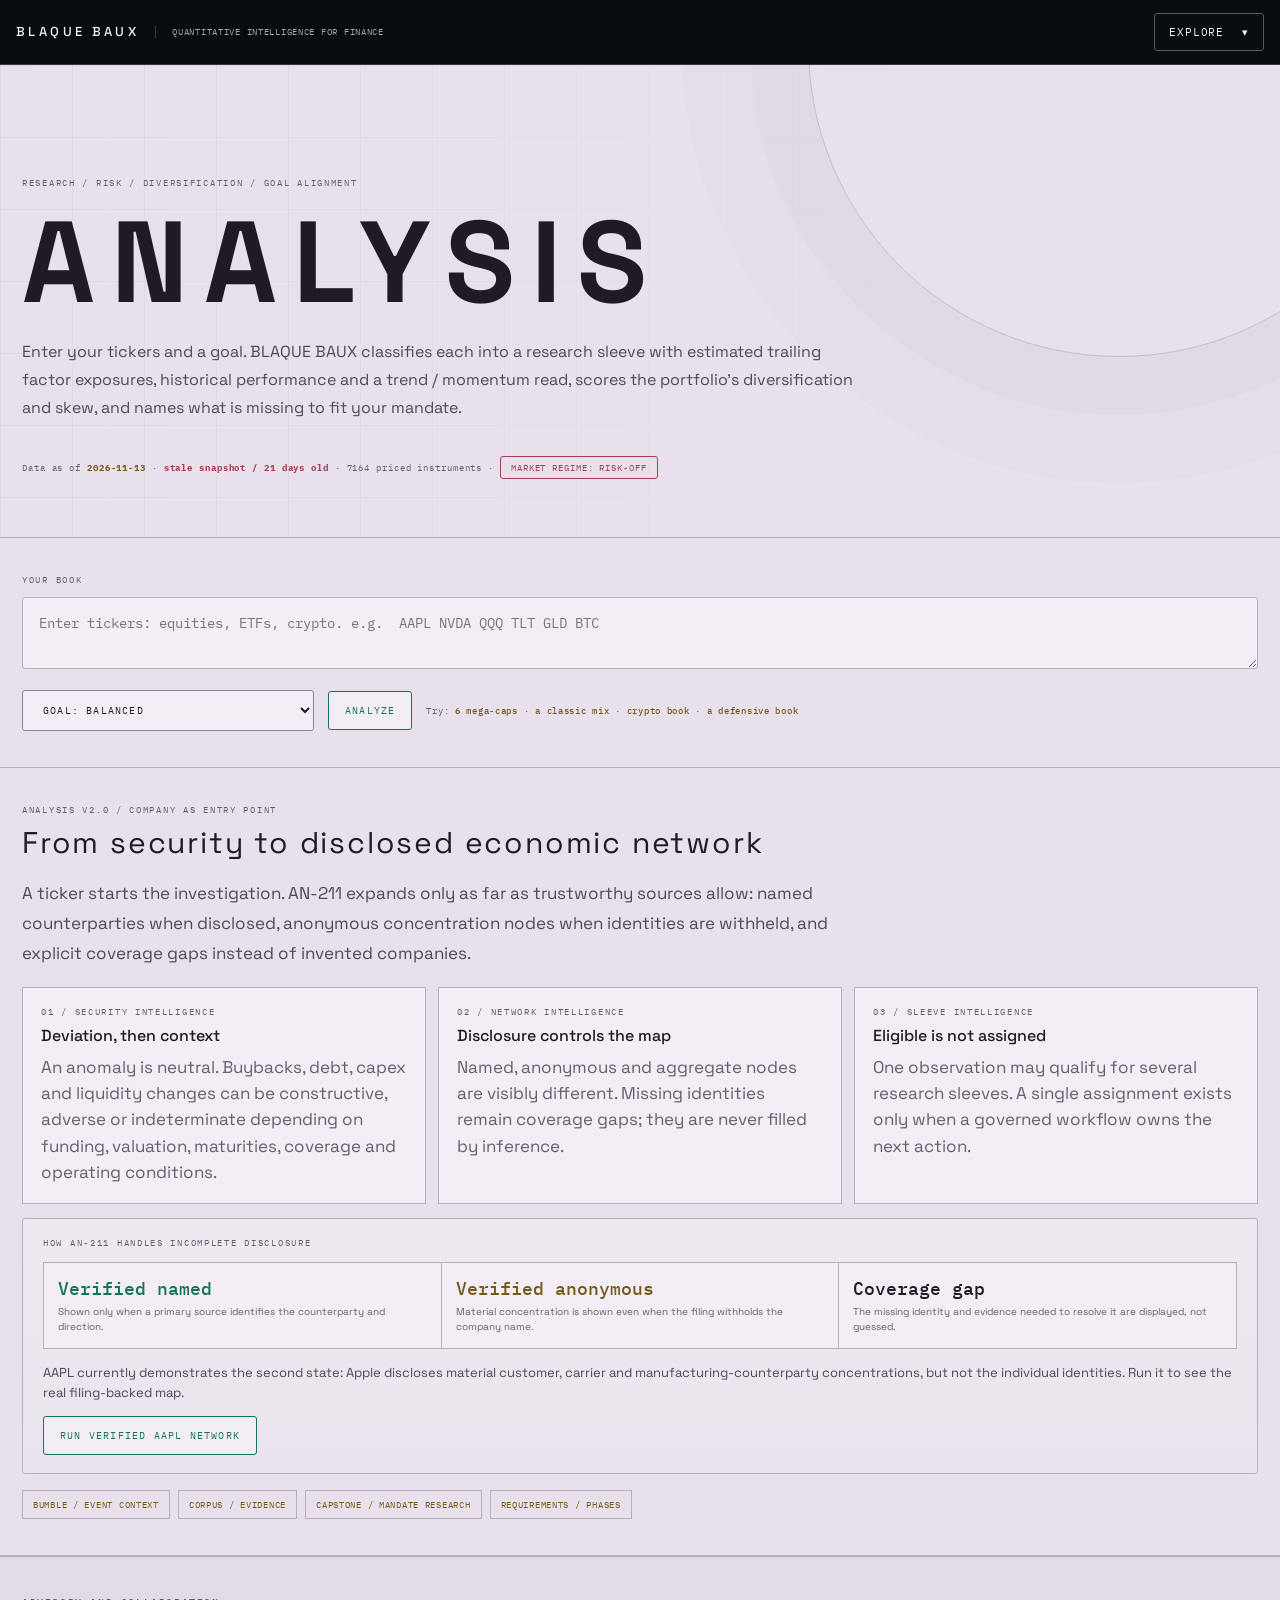
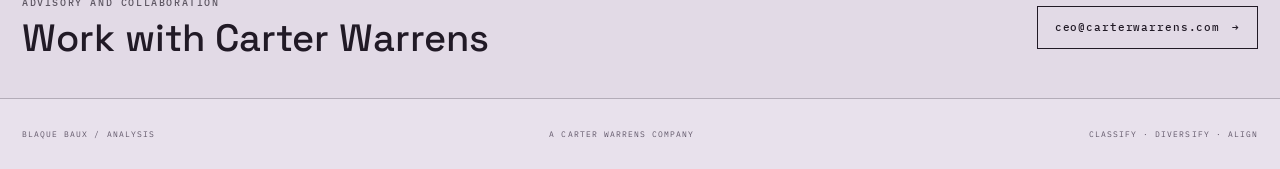
<file: analysis/index.html>
<!doctype html>
<html lang="en">
<head>
<meta charset="utf-8">
<meta name="viewport" content="width=device-width,initial-scale=1">
<title>BLAQUE BAUX / ANALYSIS: Sleeve &amp; Portfolio Classifier</title>
<meta name="description" content="Enter your tickers and a goal; BLAQUE BAUX classifies each into a research sleeve with estimated trailing factor exposures, historical performance and a trend/momentum read, scores the portfolio's diversification and skew, and suggests complements to fit your mandate. Daily data, research only, not advice.">
<link rel="canonical" href="https://www.blaquebaux.com/analysis/">
<link rel="icon" href="/favicon.svg" type="image/svg+xml">
<meta name="robots" content="index,follow,max-image-preview:large">
<meta name="author" content="Carter Warrens">
<meta property="og:title" content="BLAQUE BAUX / ANALYSIS: Sleeve &amp; Portfolio Classifier">
<meta property="og:description" content="Classify your tickers into research sleeves with estimated trailing factor exposures; score diversification and skew; align to a mandate. Daily data, research only.">
<meta property="og:type" content="website">
<meta property="og:url" content="https://www.blaquebaux.com/analysis/">
<meta property="og:site_name" content="BLAQUE BAUX">
<meta property="og:locale" content="en_US">
<meta property="og:image" content="https://www.blaquebaux.com/assets/blaque-baux-social.png">
<meta property="og:image:width" content="1200"><meta property="og:image:height" content="630">
<meta property="og:image:alt" content="BLAQUE BAUX systematic research engine visualization">
<meta name="twitter:card" content="summary_large_image">
<meta name="twitter:title" content="BLAQUE BAUX / ANALYSIS: Sleeve &amp; Portfolio Classifier">
<meta name="twitter:description" content="Classify your tickers, inspect estimated trailing factor exposures, and test portfolio fit against a stated mandate.">
<meta name="twitter:image" content="https://www.blaquebaux.com/assets/blaque-baux-social.png">
<meta name="theme-color" content="#e8e1ec">
<script type="application/ld+json">{"@context":"https://schema.org","@type":"WebApplication","@id":"https://www.blaquebaux.com/analysis/#webapp","url":"https://www.blaquebaux.com/analysis/","name":"BLAQUE BAUX Analysis — Sleeve & Portfolio Classifier","description":"An interactive research tool that classifies tickers into systematic research sleeves, measures factor exposures and portfolio concentration, and evaluates mandate fit.","applicationCategory":"FinanceApplication","operatingSystem":"Web","isAccessibleForFree":true,"audience":{"@type":"Audience","audienceType":"Portfolio managers, family offices, hedge funds, asset managers, and institutional investors"},"isPartOf":{"@id":"https://www.blaquebaux.com/#website"},"about":{"@id":"https://www.blaquebaux.com/#organization"},"inLanguage":"en-US"}</script>
<style>
@import url('https://fonts.googleapis.com/css2?family=Space+Grotesk:wght@400;500;600&family=IBM+Plex+Mono:wght@300;400;500&display=swap');
:root{--bg:#e8e1ec;--panel:#f3eef5;--fg:#211a26;--muted:#675d6d;--line:#b9aebf;--green:#147553;--red:#a43e52;--gold:#76591a;--deep:#44304f}
*{box-sizing:border-box}html{scroll-behavior:smooth}body{margin:0;background:var(--bg);color:var(--fg);font-family:"Space Grotesk",sans-serif}
a{color:inherit;text-decoration:none}.shell{width:min(1480px,calc(100% - 44px));margin:auto}
.hero{position:relative;overflow:hidden;padding:112px 0 58px;border-bottom:1px solid var(--line)}
.hero:before{content:"";position:absolute;inset:0;background:linear-gradient(rgba(68,48,79,.055) 1px,transparent 1px),linear-gradient(90deg,rgba(68,48,79,.055) 1px,transparent 1px);background-size:72px 72px;mask-image:linear-gradient(90deg,#000,transparent 72%)}
.hero:after{content:"";position:absolute;width:620px;height:620px;border:1px solid rgba(68,48,79,.2);border-radius:50%;right:-150px;top:-330px;box-shadow:0 0 0 58px rgba(68,48,79,.025),0 0 0 126px rgba(68,48,79,.018)}
.hero .shell{position:relative;z-index:1}.micro{font:9px "IBM Plex Mono";letter-spacing:.19em;text-transform:uppercase;color:var(--muted)}
h1{font-size:clamp(56px,9vw,128px);line-height:.82;letter-spacing:.14em;margin:28px 0 28px}.lead{max-width:850px;color:#514758;font-size:16px;line-height:1.75}
.asof{margin-top:24px;font:9px "IBM Plex Mono";letter-spacing:.1em;color:var(--muted)}.asof b{color:var(--gold)}
.panel{padding:36px 0;border-bottom:1px solid var(--line)}
textarea{width:100%;min-height:72px;background:var(--panel);border:1px solid var(--line);color:var(--fg);font:14px "IBM Plex Mono";padding:16px;border-radius:3px;resize:vertical}
.row{display:flex;flex-wrap:wrap;gap:14px;align-items:center;margin-top:16px}
select,.btn{background:var(--panel);border:1px solid #8f8197;color:var(--fg);font:10px "IBM Plex Mono";letter-spacing:.12em;text-transform:uppercase;padding:12px 16px;border-radius:3px;cursor:pointer}
.btn.go{border-color:var(--green);color:var(--green)}
.btn.go:hover,.btn.go:focus-visible{background:var(--green);color:#fff}.ex{font:9px "IBM Plex Mono";color:var(--muted);letter-spacing:.08em}.ex b{color:var(--gold);cursor:pointer;font-weight:500}
h2{font-size:30px;letter-spacing:.06em;font-weight:400;margin:0 0 6px}
.card{border:1px solid var(--line);border-radius:3px;padding:18px 20px;margin-top:14px;background:linear-gradient(180deg,rgba(255,255,255,.28),rgba(255,255,255,.08))}
.tk{display:flex;justify-content:space-between;align-items:baseline;flex-wrap:wrap;gap:8px}.tk b{font-size:19px;letter-spacing:.08em}.tk .cls{font:9px "IBM Plex Mono";color:var(--muted);text-transform:uppercase;letter-spacing:.08em}
.sleeve{font:9px "IBM Plex Mono";letter-spacing:.1em;text-transform:uppercase;margin-top:6px}.sleeve a{color:var(--gold)}
.stats{display:flex;flex-wrap:wrap;gap:6px;margin-top:10px}
.pill{font:9px "IBM Plex Mono";letter-spacing:.06em;padding:4px 8px;border:1px solid var(--line);border-radius:3px;color:var(--muted)}
.pill b{color:var(--fg);font-weight:500}.pill.g b{color:var(--green)}.pill.r b{color:var(--red)}
.bars{margin-top:10px;display:flex;flex-direction:column;gap:5px}
.bar{display:grid;grid-template-columns:86px 1fr 40px;align-items:center;gap:10px;font:9px "IBM Plex Mono";color:var(--muted)}
.bar .t{height:8px;background:rgba(255,255,255,.36);border:1px solid var(--line);border-radius:2px;position:relative;overflow:hidden}
.bar .t i{position:absolute;top:0;bottom:0;left:50%;background:var(--green)}.bar .t i.neg{background:var(--red)}
.mid{position:absolute;left:50%;top:0;bottom:0;width:1px;background:#786c7f}
.why{margin-top:10px;color:#4f4655;font:400 13px/1.5 "Space Grotesk"}
.strip{display:grid;grid-template-columns:repeat(4,1fr);gap:1px;background:var(--line);border:1px solid var(--line);margin-top:18px}
.tile{background:var(--panel);padding:18px}.tile b{display:block;font:400 clamp(20px,2.4vw,30px)/1 "IBM Plex Mono"}.tile b.red{color:var(--red)}.tile b.good{color:var(--green)}.tile span{display:block;margin-top:8px;color:var(--muted);font-size:11px;line-height:1.4}
.gap{border-left:2px solid var(--gold);padding:10px 14px;margin-top:10px;color:#413847;font-size:13px;line-height:1.55}.gap b{color:var(--gold)}
.intel-grid{display:grid;grid-template-columns:repeat(3,1fr);gap:12px;margin-top:18px}.intel-card{border:1px solid var(--line);background:var(--panel);padding:18px}.intel-card h3{font-size:16px;font-weight:500;margin:8px 0}.intel-card p{font-size:12px;line-height:1.55;color:var(--muted);margin:0}.fixture-banner{border:1px solid var(--red);color:var(--red);font:10px "IBM Plex Mono";letter-spacing:.12em;padding:10px 12px;margin:16px 0}.network-list{display:grid;gap:8px;margin-top:14px}.network-edge{display:grid;grid-template-columns:1fr auto 1fr;gap:10px;align-items:center;border-top:1px solid var(--line);padding-top:8px;font:10px/1.5 "IBM Plex Mono"}.network-edge .arrow{color:var(--gold)}.consequence{border-left:2px solid var(--line);padding:8px 12px;margin-top:8px;font-size:12px;line-height:1.5}.consequence.pos{border-color:var(--green)}.consequence.neg{border-color:var(--red)}.meta-line{color:var(--muted);font:9px/1.6 "IBM Plex Mono";margin-top:6px}.product-links{display:flex;flex-wrap:wrap;gap:8px;margin-top:16px}.product-links a{border:1px solid var(--line);padding:8px 10px;color:var(--gold);font:9px "IBM Plex Mono";letter-spacing:.08em;text-transform:uppercase}.coverage-grid{display:grid;grid-template-columns:repeat(3,1fr);gap:1px;background:var(--line);border:1px solid var(--line);margin-top:14px}.coverage-cell{background:var(--panel);padding:14px}.coverage-cell b{display:block;font:500 18px "IBM Plex Mono"}.coverage-cell span{display:block;color:var(--muted);font-size:10px;line-height:1.45;margin-top:5px}.disclosure-state{display:inline-block;padding:3px 6px;border:1px solid var(--gold);color:var(--gold);font:8px "IBM Plex Mono";letter-spacing:.08em;text-transform:uppercase;margin-bottom:6px}
.coverage-roster{display:grid;grid-template-columns:repeat(2,1fr);gap:8px;margin-top:14px}.coverage-row{display:grid;grid-template-columns:72px 1fr;gap:12px;border:1px solid var(--line);background:var(--panel);padding:12px}.coverage-row b{font:500 13px "IBM Plex Mono"}.coverage-row span{font:9px/1.5 "IBM Plex Mono";color:var(--muted)}.coverage-row.reviewed{border-color:var(--green)}.coverage-row.reviewed span{color:var(--green)}
.regime{display:inline-block;font:9px "IBM Plex Mono";letter-spacing:.1em;text-transform:uppercase;padding:5px 10px;border:1px solid var(--line);border-radius:3px;margin-top:10px}
.note{margin-top:22px;color:#62596a;font:8px/1.7 "IBM Plex Mono";letter-spacing:.08em;text-transform:uppercase}.note a{color:var(--gold)}
footer{padding:30px 0}.foot{display:flex;justify-content:space-between;gap:20px;color:#62586a;font:8px "IBM Plex Mono";letter-spacing:.13em;text-transform:uppercase}
@media(max-width:760px){.shell{width:min(100% - 28px,1480px)}.hero{padding:82px 0 48px}.hero:after{right:-390px}.strip,.intel-grid,.coverage-grid{grid-template-columns:1fr 1fr}.bar{grid-template-columns:74px 1fr 36px}.network-edge{grid-template-columns:1fr}.network-edge .arrow{transform:rotate(90deg);width:max-content}.foot{display:block;line-height:2.1}}
@media(max-width:520px){.intel-grid,.coverage-grid,.coverage-roster{grid-template-columns:1fr}}
</style>
<link rel="stylesheet" href="/assets/site-wide.css">
<link rel="stylesheet" href="/assets/navigation.css">
<script src="/assets/navigation.js" defer></script>
</head>
<body>
<nav class="bb-site-nav" aria-label="Site navigation"><div class="bb-nav-inner"><a class="bb-wordmark" href="/">BLAQUE BAUX</a><span class="bb-positioning">Quantitative Intelligence for Finance</span><details class="bb-menu"><summary>Explore</summary><div class="bb-menu-panel"><a href="/">Home</a><a href="/analysis/" aria-current="page">Analysis</a><a href="/start/">Start here</a><a href="/#system">System</a><a href="/corpus/">Corpus</a><a href="/labs/">Labs</a><a href="/capstone/">Capstone</a><a href="/block/">Block</a><a href="/tracker/">Tracker</a><a href="/toolkit/">Toolkit</a><a href="/bumble/">Bumble</a><a href="/about/">About</a><a href="/evidence/">Data & evidence</a><a href="/#carter-warrens">Carter Warrens</a><a href="https://github.com/blaquebaux" target="_blank" rel="noopener noreferrer">GitHub ↗</a></div></details></div></nav>

<header class="hero"><div class="shell">
<div class="micro">Research / risk / diversification / goal alignment</div>
<h1>ANALYSIS</h1>
<p class="lead">Enter your tickers and a goal. BLAQUE BAUX classifies each into a research sleeve with estimated trailing factor exposures, historical performance and a trend / momentum read, scores the portfolio's diversification and skew, and names what is missing to fit your mandate.</p>
<div class="asof" id="asof">Loading market data ...</div>
</div></header>

<section class="panel"><div class="shell">
<div class="micro">Your book</div>
<div style="margin-top:12px"><textarea id="tickers" aria-label="Portfolio tickers" placeholder="Enter tickers: equities, ETFs, crypto. e.g.  AAPL NVDA QQQ TLT GLD BTC"></textarea></div>
<div class="row">
  <select id="goal" aria-label="Portfolio goal">
    <option value="balanced">Goal: Balanced</option>
    <option value="aggressive">Goal: Aggressive growth (HF)</option>
    <option value="preservation">Goal: Capital preservation (FO)</option>
    <option value="income">Goal: Income / carry</option>
    <option value="liability">Goal: Liability-matched (pension)</option>
  </select>
  <button class="btn go" id="run" type="button">Analyze</button>
  <span class="ex">Try:
    <b data-ex="AAPL MSFT NVDA GOOGL AMZN TSLA">6 mega-caps</b> &middot;
    <b data-ex="SPY QQQ MTUM GLD TLT">a classic mix</b> &middot;
    <b data-ex="BTC ETH IBIT COIN MSTR">crypto book</b> &middot;
    <b data-ex="VNQ GLD TLT USMV MUB VIXM">a defensive book</b>
  </span>
</div>
</div></section>

<section class="panel" aria-labelledby="intelligence-heading"><div class="shell">
<div class="micro">ANALYSIS v2.0 / company as entry point</div>
<h2 id="intelligence-heading" style="margin-top:8px">From security to disclosed economic network</h2>
<p class="lead">A ticker starts the investigation. AN-211 expands only as far as trustworthy sources allow: named counterparties when disclosed, anonymous concentration nodes when identities are withheld, and explicit coverage gaps instead of invented companies.</p>
<div class="intel-grid">
  <article class="intel-card"><div class="micro">01 / Security intelligence</div><h3>Deviation, then context</h3><p>An anomaly is neutral. Buybacks, debt, capex and liquidity changes can be constructive, adverse or indeterminate depending on funding, valuation, maturities, coverage and operating conditions.</p></article>
  <article class="intel-card"><div class="micro">02 / Network intelligence</div><h3>Disclosure controls the map</h3><p>Named, anonymous and aggregate nodes are visibly different. Missing identities remain coverage gaps; they are never filled by inference.</p></article>
  <article class="intel-card"><div class="micro">03 / Sleeve intelligence</div><h3>Eligible is not assigned</h3><p>One observation may qualify for several research sleeves. A single assignment exists only when a governed workflow owns the next action.</p></article>
</div>
<div class="card"><div class="micro">How AN-211 handles incomplete disclosure</div><div class="coverage-grid"><div class="coverage-cell"><b style="color:var(--green)">Verified named</b><span>Shown only when a primary source identifies the counterparty and direction.</span></div><div class="coverage-cell"><b style="color:var(--gold)">Verified anonymous</b><span>Material concentration is shown even when the filing withholds the company name.</span></div><div class="coverage-cell"><b>Coverage gap</b><span>The missing identity and evidence needed to resolve it are displayed, not guessed.</span></div></div><div class="why" style="margin-top:14px">AAPL currently demonstrates the second state: Apple discloses material customer, carrier and manufacturing-counterparty concentrations, but not the individual identities. Run it to see the real filing-backed map.</div><button class="btn go" id="run-aapl" type="button" style="margin-top:14px">Run verified AAPL network</button></div>
<div class="product-links"><a href="/bumble/">Bumble / event context</a><a href="/corpus/">Corpus / evidence</a><a href="/capstone/">Capstone / mandate research</a><a href="/docs/analysis-intelligence-requirements.md">Requirements / phases</a></div>
</div></section>

<section class="panel" id="out" style="display:none" aria-label="Portfolio analysis results" aria-live="polite"><div class="shell"></div></section>

<aside class="site-contact" aria-label="Contact Carter Warrens"><div class="site-contact-inner"><div><span class="site-contact-label">Advisory and collaboration</span><span class="site-contact-title">Work with Carter Warrens</span></div><a class="site-contact-link" href="mailto:ceo@carterwarrens.com"><span>ceo@carterwarrens.com</span><span>→</span></a></div></aside>
<footer><div class="shell foot"><span>BLAQUE BAUX / ANALYSIS</span><span>A CARTER WARRENS COMPANY</span><span>CLASSIFY &middot; DIVERSIFY &middot; ALIGN</span></div></footer>

<script>
let DATA=null;
let PUBLIC_NETWORK=null;
const FNAME={MKT:"Market",RATES:"Duration",CREDIT:"Credit",COMMOD:"Commodity",GOLD:"Gold",MOM:"Momentum",VALUE:"Value",LOWVOL:"Low-vol",REALEST:"Real estate",INTL:"Intl",EM:"EM",CRYPTO:"Crypto",VOL:"Long-vol"};
const MANDATES={
 balanced:{t:{MKT:.4,RATES:.4,GOLD:.3,VOL:.2,CREDIT:.2},cap:"bulkhead",name:"Balanced",wantPos:false},
 aggressive:{t:{MKT:.6,MOM:.4,CRYPTO:.4,COMMOD:.2},cap:"belligerent",name:"Aggressive growth",wantPos:false},
 preservation:{t:{LOWVOL:.4,GOLD:.4,RATES:.3,VOL:.4},cap:"bulkhead",name:"Capital preservation",wantPos:true},
 income:{t:{CREDIT:.5,VALUE:.3,REALEST:.3,LOWVOL:.3},cap:"bodega",name:"Income / carry",wantNeg:true},
 liability:{t:{RATES:.6,CREDIT:.4,MKT:.2,VOL:.2},cap:"backstop",name:"Liability-matched",wantPos:true},
};
const cos=(a,b)=>{let d=0,na=0,nb=0;for(const k in a){d+=(a[k]||0)*(b[k]||0);na+=(a[k]||0)**2;}for(const k in b)nb+=(b[k]||0)**2;return (na>0&&nb>0)?d/Math.sqrt(na*nb):0;};

async function indicativeCrypto(){
 const map={BTC:"BTC-USD",ETH:"ETH-USD",SOL:"SOL-USD"};
 await Promise.all(Object.entries(map).map(async([t,p])=>{
  try{const r=await fetch("https://api.coinbase.com/v2/prices/"+p+"/spot");const j=await r.json();
   const px=parseFloat(j.data.amount); if(px&&DATA.stats[t]){DATA.stats[t].px=px;DATA.stats[t].indicative=true;}}catch(e){}
 }));
}
function regimeTag(m){const map={2:["risk-on","good"],1:["lean risk-on","good"],0:["neutral",""],[-1]:["lean risk-off","red"],[-2]:["risk-off","red"]};
 const [l,c]=map[m]||["neutral",""];return `<span class="regime" ${c?'style="color:var(--'+c+');border-color:var(--'+c+')"':''}>Market regime: ${l}</span>`;}

function barSigned(label,v){const pos=v>=0;const w=Math.min(50,Math.abs(v)*50);
 return `<div class="bar"><span>${label}</span><span class="t"><span class="mid"></span><i class="${pos?'':'neg'}" style="width:${w}%;${pos?'left:50%':'left:'+(50-w)+'%'}"></i></span><span>${v>=0?'+':''}${v.toFixed(2)}</span></div>`;}
function slv(list){return list&&list.length?list.map(([n,r])=>`<a href="/corpus/#research-${r}" title="Open ${n} in the Corpus">${n}</a>`).join(" &middot; "):`<span style="color:var(--gold)">UNCLASSIFIED / REVIEW PENDING</span>`;}
const pct=x=>x==null?"n/a":(x>=0?"+":"")+(x*100).toFixed(1)+"%";

function analyze(tks,goalKey){
 const known=[],unknown=[];
 tks.forEach(t=>{const s=DATA.stats[t],m=DATA.meta[t]; (s&&m)?known.push([t,s,m]):unknown.push(t);});
 if(!known.length) return {err:"No priced ticker was recognized in the current snapshot. Active SEC-mapped US equities enter automatically when the market feed has sufficient price history; ETFs, foreign listings, OTC securities and crypto have separate coverage limits.",unknown};
 const fxv=t=>{const o={};DATA.factors.forEach(f=>o[f]=(DATA.stats[t].fx||{})[f]||0);return o;};
 // portfolio avg exposure
 const pv={};DATA.factors.forEach(f=>pv[f]=known.reduce((a,[t])=>a+fxv(t)[f],0)/known.length);
 const shares=DATA.factors.map(f=>[f,pv[f]]).filter(x=>Math.abs(x[1])>0.05).sort((a,b)=>Math.abs(b[1])-Math.abs(a[1]));
 // effective bets from cosine-sim of fx vectors
 const V=known.map(([t])=>fxv(t));let s=0;for(let i=0;i<V.length;i++)for(let j=0;j<V.length;j++)s+=Math.max(0,cos(V[i],V[j]));
 const eff=s>0?(V.length*V.length)/s:1;
 // skew from meta tags
 const sk=known.reduce((a,[,,m])=>a+m.skew,0)/known.length;
 const M=MANDATES[goalKey];const fit=cos(pv,M.t);
 // gaps + suggestions
 const mtot=Object.values(M.t).reduce((a,b)=>a+b,0);const gaps=[];
 for(const f in M.t){const want=M.t[f]/mtot; if(want>0.12 && (pv[f]||0) < want*0.6) gaps.push(f);}
 const CANON={MKT:"SPY",RATES:"TLT",CREDIT:"LQD",COMMOD:"DBC",GOLD:"GLD",MOM:"MTUM",VALUE:"VLUE",LOWVOL:"USMV",REALEST:"VNQ",INTL:"EFA",EM:"VWO",CRYPTO:"IBIT",VOL:"VIXM"};
 const used=new Set();
 const suggFor=f=>{const t=CANON[f]; if(!t||tks.includes(t)||used.has(t)||!DATA.meta[t])return null; used.add(t); return [t,DATA.meta[t]];};
 const sugg=gaps.map(f=>[f,suggFor(f)]).filter(x=>x[1]);
 return {known,unknown,shares,eff,sk,M,fit,gaps,sugg};
}

function render(r){
 const out=document.querySelector("#out"),sh=out.querySelector(".shell");out.style.display="block";
 if(r.err){sh.innerHTML=`<div class="card"><div class="why">${r.err}</div></div>`;out.scrollIntoView({behavior:"smooth"});return;}
 let h=`<div class="micro">Per ticker: sleeve, exposure, performance, signal</div>`;
 r.known.forEach(([t,s,m])=>{
  const fx=Object.entries(s.fx||{}).filter(([,v])=>Math.abs(v)>0.08).sort((a,b)=>Math.abs(b[1])-Math.abs(a[1])).slice(0,5);
  const sc=m.skew>0?["convex / positive skew","g"]:m.skew<0?["negative skew / crash-correlated","r"]:["neutral skew",""];
  const tr=["weak","soft","flat","firm","strong"][s.trend+2]||"flat";
  const mo=["weak","soft","flat","firm","strong"][s.mom+2]||"flat";
  const filingReady=PUBLIC_NETWORK&&PUBLIC_NETWORK.entities[t];
  const filingLabel=filingReady?(filingReady.review_state==='structured_only'?'XBRL available':'reviewed'):(m.cik?'mapped / filing pending':'not yet available');
  h+=`<div class="card"><div class="tk"><b>${t}${s.indicative?' <span style="color:var(--green);font-size:9px">&bull; indicative spot</span>':''}</b><span class="cls">${m.n} &middot; ${m.cls} &middot; ${m.sector}</span></div>
   <div class="sleeve">SLEEVE: ${slv(m.sleeve)}</div>
   <div class="stats">
     <span class="pill ${filingReady?'g':''}">SEC coverage <b>${filingLabel}</b></span>
     <span class="pill">px <b>${s.px!=null?s.px:"n/a"}</b></span>
     <span class="pill ${s.betaSPY>=1.2?'r':''}">mkt beta <b>${s.betaSPY}x</b></span>
     <span class="pill ${s.r1y>=0?'g':'r'}">1y <b>${pct(s.r1y)}</b></span>
     <span class="pill">3m <b>${pct(s.r3m)}</b></span>
     <span class="pill">vol <b>${s.vol!=null?(s.vol*100).toFixed(0)+'%':'n/a'}</b></span>
     <span class="pill ${s.dd52<=-0.2?'r':''}">from 52w hi <b>${pct(s.dd52)}</b></span>
     <span class="pill">RSI <b>${s.rsi}</b></span>
     <span class="pill ${s.trend>0?'g':s.trend<0?'r':''}">trend <b>${tr}</b></span>
     <span class="pill ${s.mom>0?'g':s.mom<0?'r':''}">momentum <b>${mo}</b></span>
   </div>
   <div class="bars">${fx.map(([f,v])=>barSigned(FNAME[f]||f,v)).join("")}</div>
   <div class="why"><span class="pill ${sc[1]}">${sc[0]}</span> &nbsp;${m.risk}.</div></div>`;
 });
 if(r.unknown.length) h+=`<div class="note">Not priced in the current snapshot (ignored): ${r.unknown.join(", ")}. This can mean insufficient history, an unsupported listing type, a ticker change, or a temporary provider gap.</div>`;

 const conc=r.shares[0]||["MKT",0];
 h+=`<div class="micro" style="margin-top:38px">Portfolio: diversification, skew, mandate fit</div>
  <h2>${r.known.length} holdings &middot; ${r.eff.toFixed(1)} effective bets</h2>
  <div class="strip">
   <div class="tile"><b class="${r.eff<2?'red':r.eff>=3?'good':''}">${r.eff.toFixed(1)}</b><span>effective bets (of ${r.known.length} names)</span></div>
   <div class="tile"><b class="${Math.abs(conc[1])>0.6?'red':''}">${conc[1]>=0?'+':''}${conc[1].toFixed(2)}</b><span>exposure to ${FNAME[conc[0]]||conc[0]}, the top factor</span></div>
   <div class="tile"><b class="${r.sk>0.25?'good':r.sk<-0.25?'red':''}">${r.sk>0?'+':''}${r.sk.toFixed(2)}</b><span>book skew tag</span></div>
   <div class="tile"><b class="${r.fit>0.6?'good':r.fit<0.35?'red':''}">${(r.fit*100).toFixed(0)}%</b><span>fit to ${r.M.name}</span></div>
  </div>
  <div class="card"><div class="micro">Aggregate factor exposure (correlation)</div><div class="bars" style="margin-top:12px">${r.shares.slice(0,8).map(([f,v])=>barSigned(FNAME[f]||f,v)).join("")}</div></div>`;

 h+=`<div class="gap"><b>Goal: ${r.M.name}.</b> This book fits it <b>${(r.fit*100).toFixed(0)}%</b>. `;
 if(r.eff<2) h+=`It is concentrated (${r.eff.toFixed(1)} effective bets): most names load the same factor, so it is closer to one bet than ${r.known.length}. `;
 if(r.M.wantPos && r.sk<0) h+=`The mandate wants a positive-skew book but yours is negative-skew: it will bleed in the tail you are trying to protect. `;
 if(r.M.wantNeg && r.sk>0) h+=`This mandate earns carry by selling convexity (negative skew); your defensively-skewed book will under-earn the income. `;
 h+=`The matching capstone is <a href="https://github.com/blaquebaux/${r.M.cap}" target="_blank" rel="noopener" style="color:var(--gold)">${r.M.cap}</a>.</div>`;

 if(r.sugg.length) h+=`<div class="gap"><b>To fit the goal, add:</b><br>`+r.sugg.map(([f,[t,m]])=>`&bull; <b>${t}</b> (${m.n}) for ${FNAME[f]||f} exposure &rarr; sleeve ${slv(m.sleeve)}`).join("<br>")+`</div>`;
 else h+=`<div class="gap">No major factor gaps for this goal: the book already spans the mandate's exposures.</div>`;

 const requested=r.known.map(([t,,m])=>({ticker:t,name:m.n,cik:m.cik,record:PUBLIC_NETWORK&&PUBLIC_NETWORK.entities[t]}));
 const available=requested.filter(x=>x.record).map(x=>x.ticker);
 const reviewed=requested.filter(x=>x.record&&x.record.review_state!=='structured_only').length;
 const structured=requested.filter(x=>x.record&&x.record.review_state==='structured_only').length;
 h+=`<div class="card"><div class="micro">Security intelligence / SEC filing coverage</div><h2>${available.length} of ${requested.length} holdings have prepared filing intelligence</h2><div class="why">${reviewed} filing record${reviewed===1?' is':'s are'} reviewed and ${structured} ${structured===1?'has':'have'} an automated SEC XBRL snapshot. SEC identity mapping does not imply that narrative disclosures or economic relationships have been reviewed.</div><div class="coverage-roster">${requested.map(x=>`<div class="coverage-row ${x.record?'reviewed':''}"><b>${x.ticker}</b><span>${x.record?(x.record.review_state==='structured_only'?`${x.record.source_form} XBRL snapshot &middot; period ${x.record.source_period} &middot; relationships not reviewed`:`${x.record.source_form} reviewed &middot; period ${x.record.source_period}`):x.cik?`SEC mapped &middot; <a href="https://www.sec.gov/edgar/browse/?CIK=${x.cik}&owner=exclude" target="_blank" rel="noopener">open issuer filings ↗</a> &middot; intelligence preparation pending`:'SEC intelligence not yet available'}</span></div>`).join("")}</div></div>`;
 if(available.length) h+=available.map(t=>renderPublicNetwork(PUBLIC_NETWORK.entities[t])).join("");
 h+=`<div class="note">Factor exposures are estimated trailing correlations and betas from daily data to <b style="color:var(--gold)">${DATA.asof}</b> (crypto spot is indicative where shown); effective bets and skew are illustrative, not a production risk model. Rule-based from the open BLAQUE BAUX corpus. Research only. Not investment advice. See the <a href="/corpus/">corpus</a> for each sleeve's evidence and the <a href="/capstone/">capstones</a> for the mandate books.</div>`;
 sh.innerHTML=h;out.scrollIntoView({behavior:"smooth"});
}

function renderPublicNetwork(e){
 const structured=e.review_state==='structured_only';
 const state=structured?'AUTOMATED XBRL SNAPSHOT / NARRATIVE NOT REVIEWED':e.review_state==='current'?'CURRENT / REVIEWED':'NEWER FILING DETECTED / REVIEW REQUIRED';
 const named=e.relationships.filter(x=>x.identity_state==='named').length, anonymous=e.relationships.length-named;
 const obs=e.observations.map(o=>`<div class="consequence"><b>${o.label}: ${o.value}</b> &middot; ${o.detail}<div class="meta-line">${o.classification} &middot; ${o.period} &middot; ${o.source_locator}</div><div class="why">${o.interpretation}</div></div>`).join("");
 const edges=e.relationships.map(x=>`<div class="network-edge"><span><span class="disclosure-state">${x.identity_state==='named'?'verified named':'verified / identity withheld'}</span><br>${x.from_name}</span><span class="arrow">${x.direction} &rarr;</span><span>${x.to_name}</span><div class="meta-line" style="grid-column:1/-1">${x.type} &middot; ${x.metric} &middot; confidence: ${x.confidence} &middot; valid from ${x.valid_from} &middot; substitutability: ${x.substitutability}<br>${x.limitations}</div></div>`).join("");
 const hyp=e.hypotheses.map(x=>`<div class="consequence ${x.polarity==='negative'?'neg':x.polarity==='positive'?'pos':''}"><b>${x.polarity.toUpperCase()} / order ${x.depth}</b> &middot; ${x.affected}: ${x.statement}<div class="meta-line">Conditions: ${x.conditions} &middot; confidence: ${x.confidence}</div></div>`).join("");
 const relationshipPanel=structured?`<div class="card"><div class="micro">AN-211 / relationship coverage</div><h2>Not yet reviewed</h2><div class="gap"><b>No relationship conclusion.</b> SEC Companyfacts contains structured financial facts, not a reliable named customer, supplier, lender, competitor or counterparty graph. Narrative filings and corroborating counterparty filings still require review.</div></div>`:`<div class="card"><div class="micro">AN-211 / relationship coverage</div><div class="coverage-grid"><div class="coverage-cell"><b>${e.relationships.length}</b><span>filing-backed relationship or concentration nodes</span></div><div class="coverage-cell"><b style="color:var(--green)">${named}</b><span>named counterparties disclosed by the cited filing</span></div><div class="coverage-cell"><b style="color:var(--gold)">${anonymous}</b><span>anonymous or aggregate nodes; identity deliberately not inferred</span></div></div><div class="gap"><b>What would unlock names:</b> a primary-source filing that identifies the counterparty, a corroborating counterparty filing that names ${e.name}, or a licensed relationship dataset with applicable rights and review.</div><div class="network-list">${edges}</div></div><div class="card"><div class="micro">Conditional consequences / hypotheses, not filing facts</div>${hyp}</div><div class="card"><div class="micro">Sleeve routing</div><div class="why">Eligible: <b>${e.eligible_sleeves.join(", ")}</b>. Assigned: <b>${e.assigned_sleeve||"none"}</b>.</div><div class="meta-line">Eligibility is not portfolio advice. Assignment requires governed review.</div></div>`;
 return `<div class="fixture-banner" style="border-color:${structured?'var(--gold)':'var(--green)'};color:${structured?'var(--gold)':'var(--green)'}">PUBLIC-SOURCE SEC INTELLIGENCE / ${state} / NOT REAL-TIME</div><div class="card"><div class="micro">Security intelligence / SEC filing</div><h2>${e.name}</h2><div class="meta-line">${e.source_form} for period ${e.source_period} &middot; filed ${e.source_filed} &middot; accession ${e.source_accession} &middot; <a href="${e.source_url}" target="_blank" rel="noopener" style="color:var(--gold)">open EDGAR source ↗</a></div>${structured?`<div class="gap"><b>Automated boundary:</b> ${e.review_note}</div>`:''}${obs}</div>${relationshipPanel}<div class="note">Coverage limitation: ${PUBLIC_NETWORK.coverage_note}</div>`;
}

function go(){if(!DATA){return;}const tks=document.querySelector("#tickers").value.toUpperCase().split(/[^A-Z0-9.-]+/).filter(Boolean).map(t=>t.replace(/-/g,"."));
 render(analyze(tks,document.querySelector("#goal").value));}

document.querySelector("#run").addEventListener("click",go);
document.querySelector("#run-aapl").addEventListener("click",()=>{document.querySelector("#tickers").value="AAPL";go();});
document.querySelectorAll("[data-ex]").forEach(b=>b.addEventListener("click",()=>{document.querySelector("#tickers").value=b.dataset.ex;go();}));

fetch("data.json"+location.search).then(r=>r.json()).then(async d=>{DATA=d;
 const ageDays=Math.floor((Date.now()-Date.parse(d.asof+"T23:59:59Z"))/86400000),freshness=ageDays>3?`<b style="color:var(--red)">stale snapshot / ${ageDays} days old</b>`:"daily snapshot";
 document.querySelector("#asof").innerHTML=`Data as of <b>${d.asof}</b> &middot; ${freshness} &middot; ${d.n} priced instruments &middot; `+regimeTag(d.macro);
 try{await indicativeCrypto();}catch(e){}
}).catch(e=>{document.querySelector("#asof").textContent="Data file unavailable; try again shortly.";});
fetch("public-source-network.json"+location.search).then(r=>r.json()).then(d=>{PUBLIC_NETWORK=d;}).catch(()=>{PUBLIC_NETWORK=null;});
</script>
</body></html>
</file>
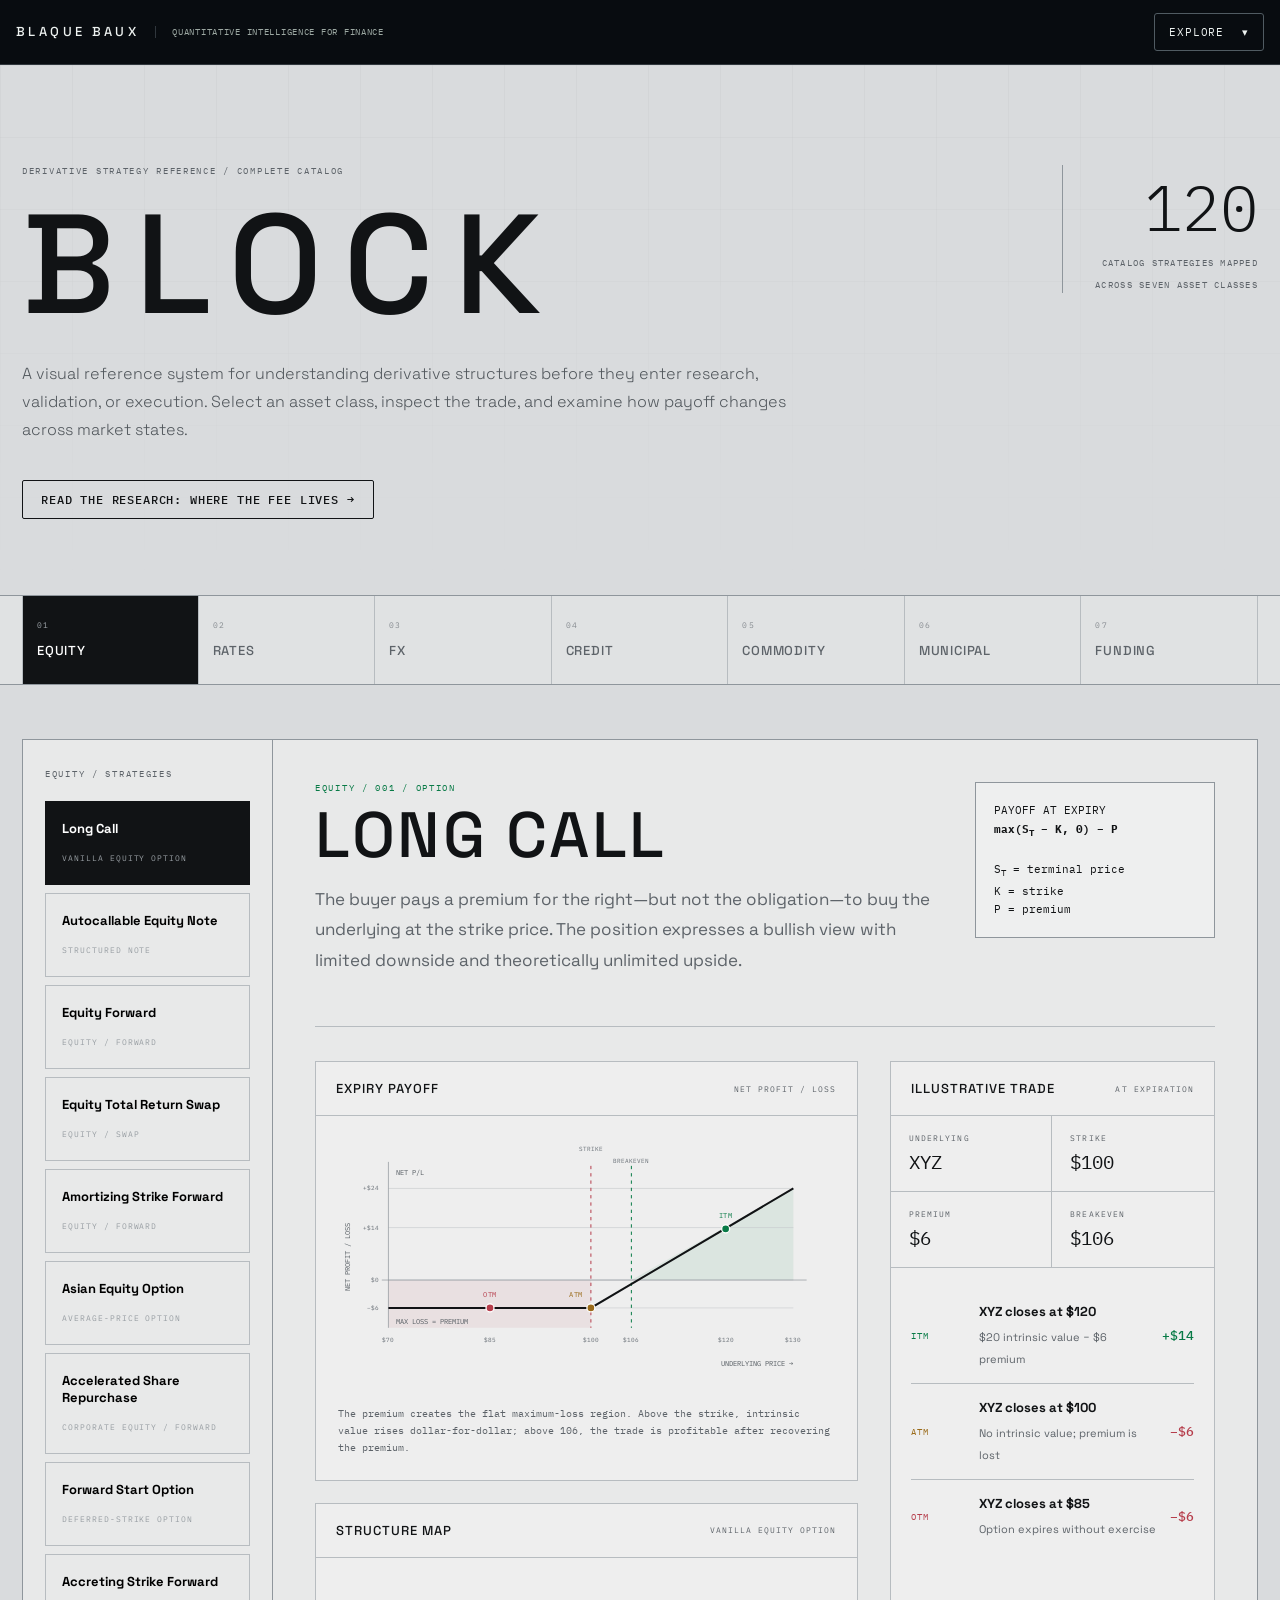
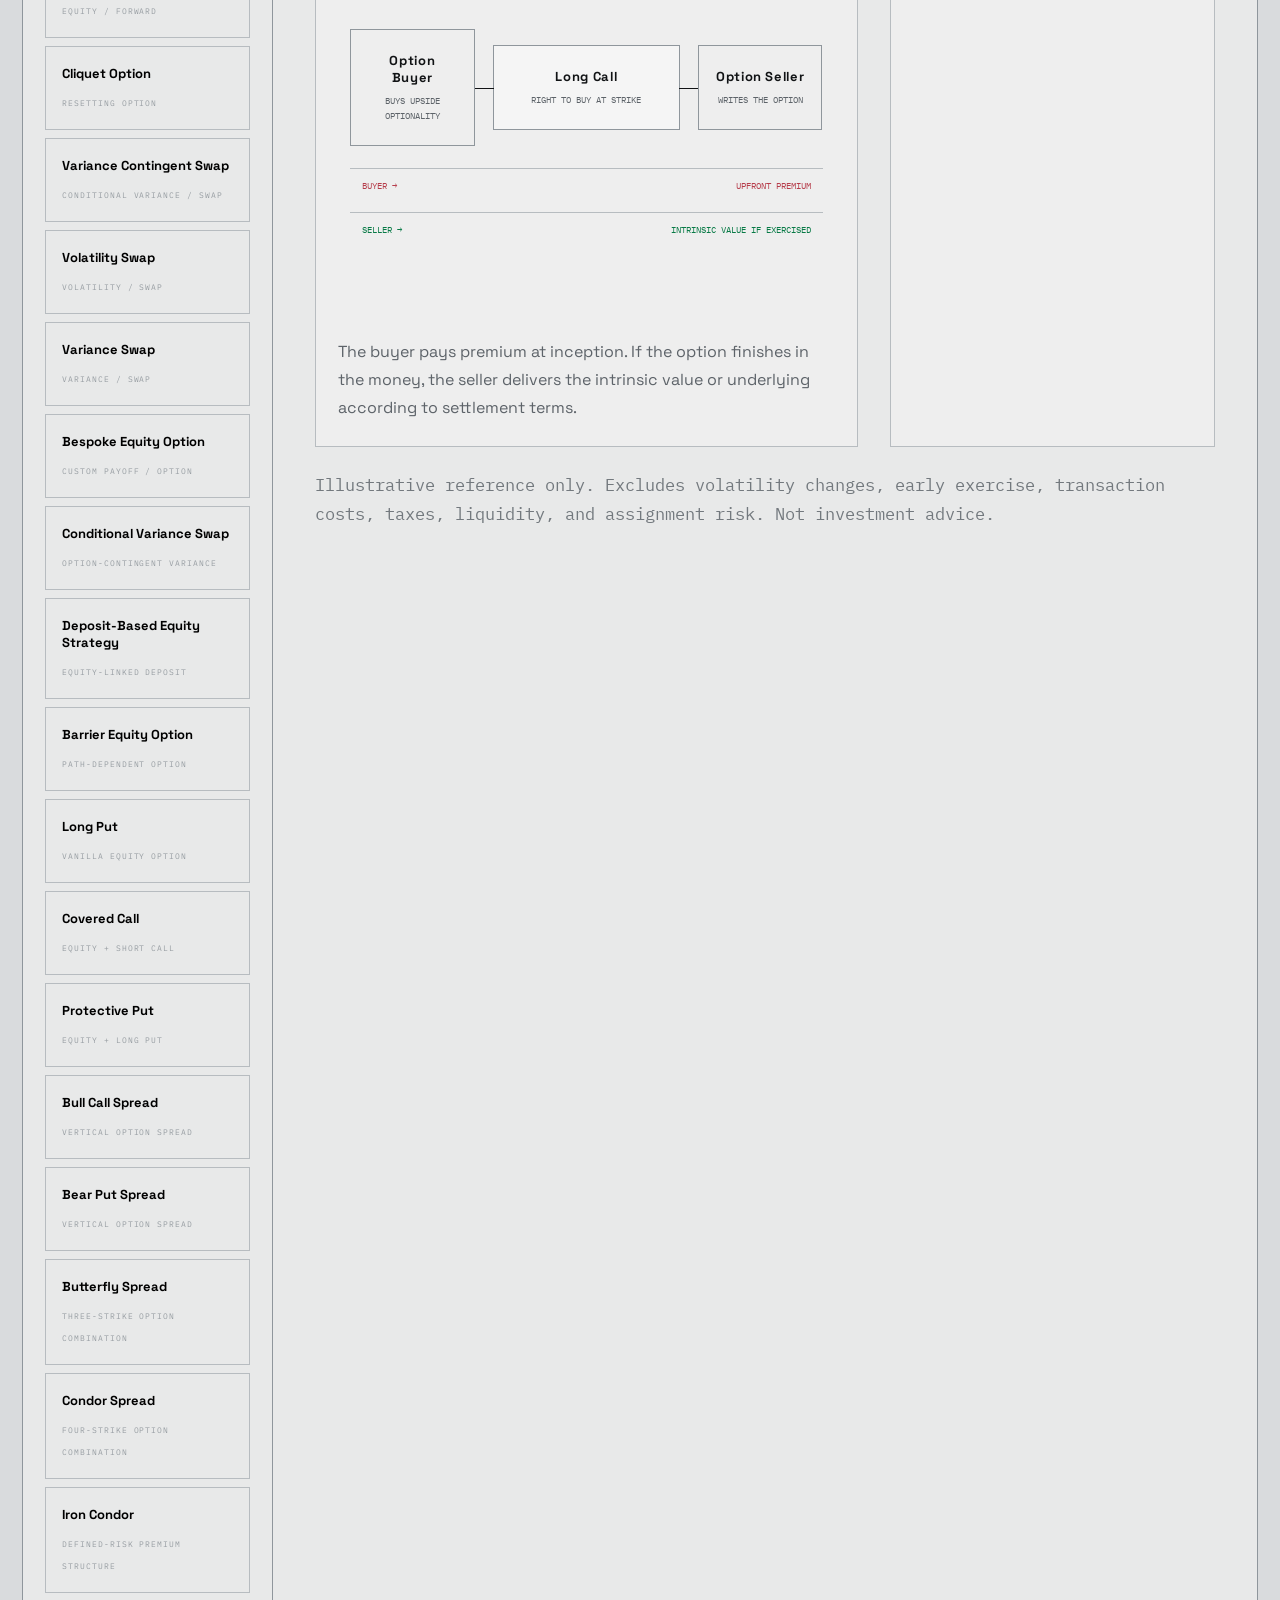
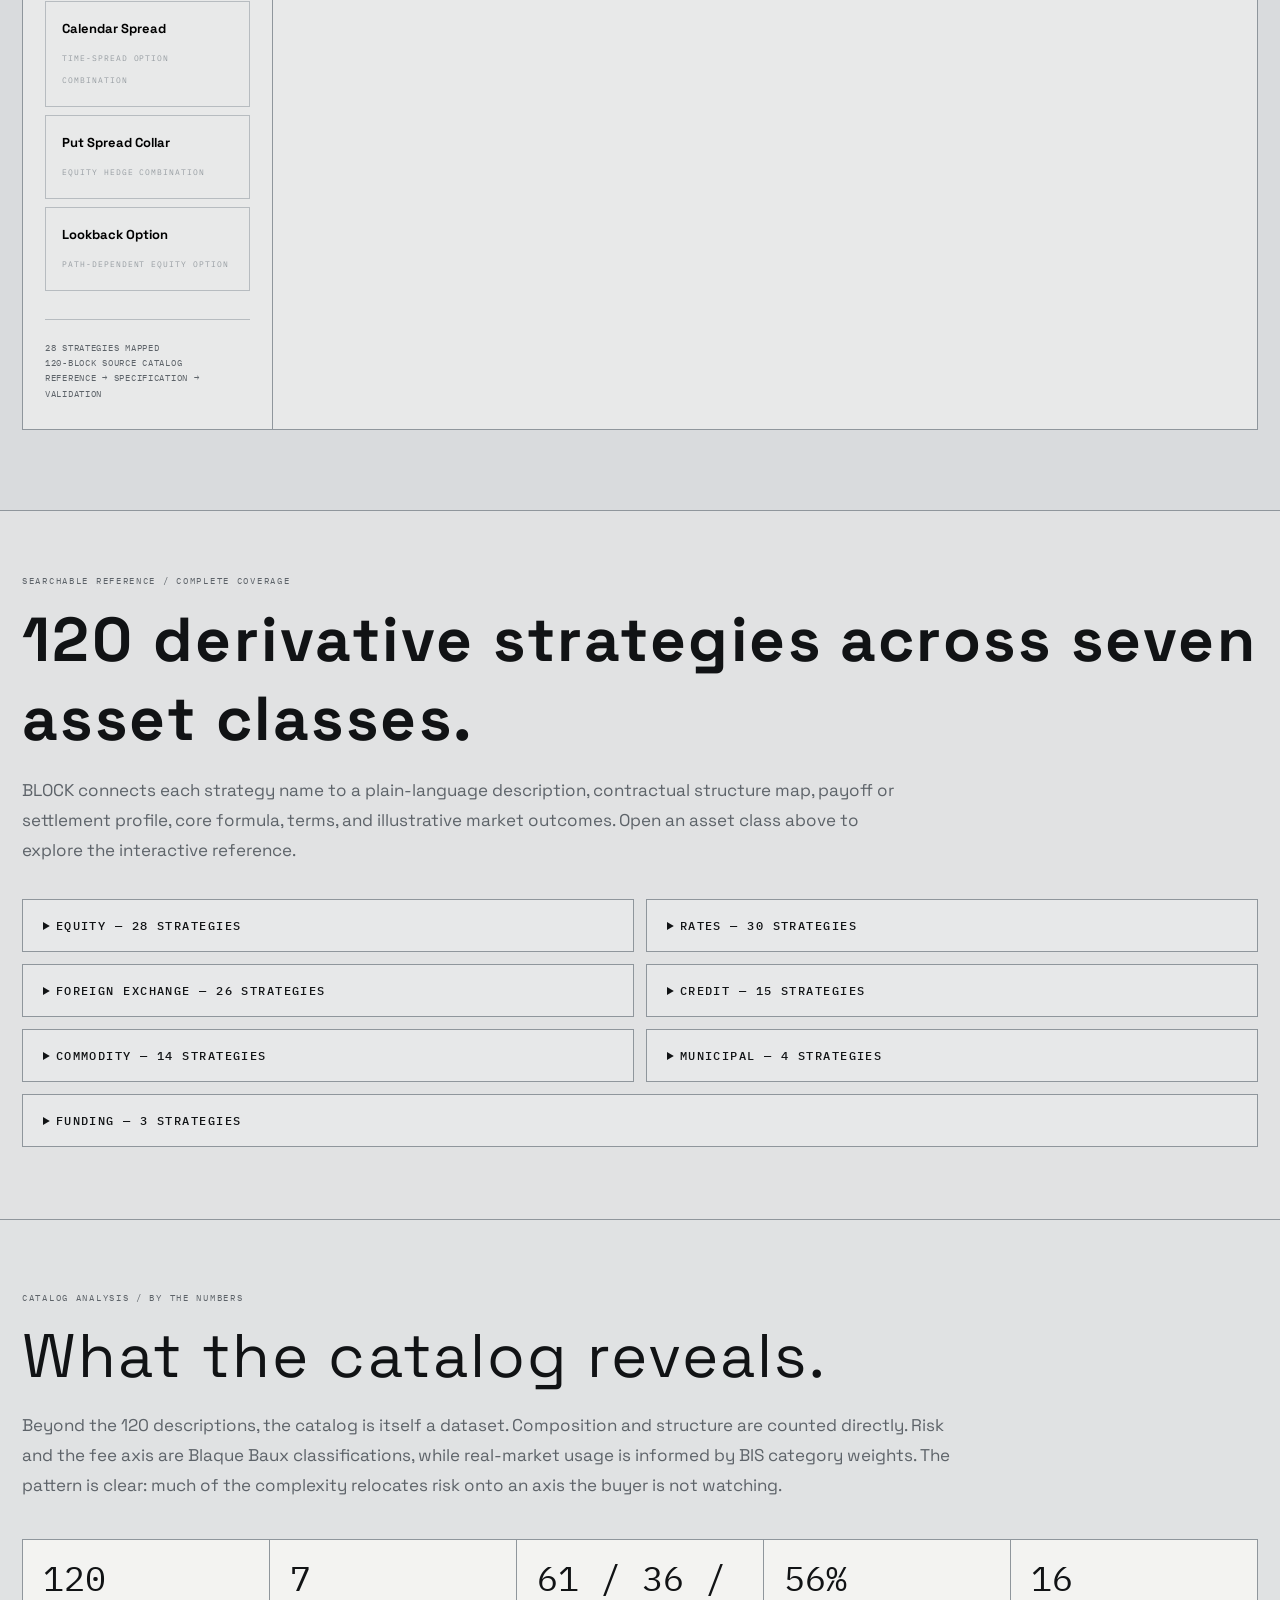
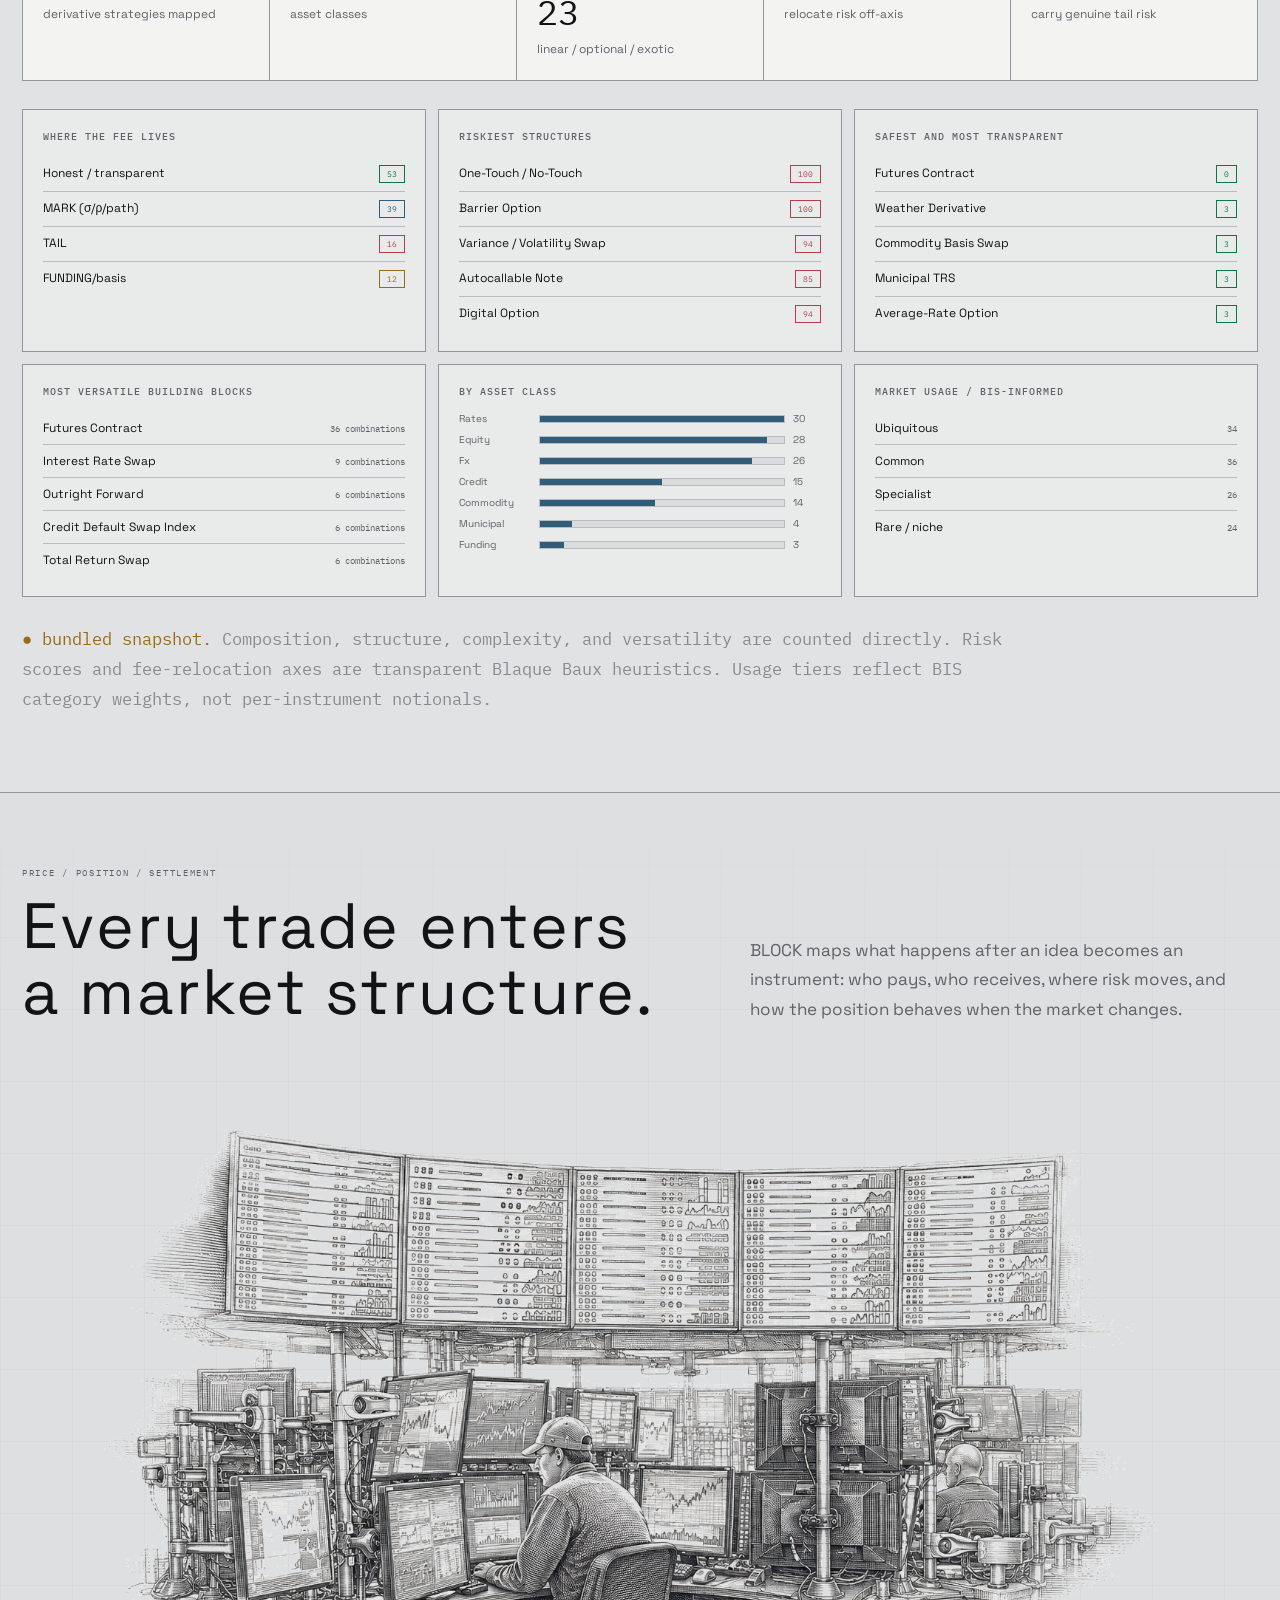
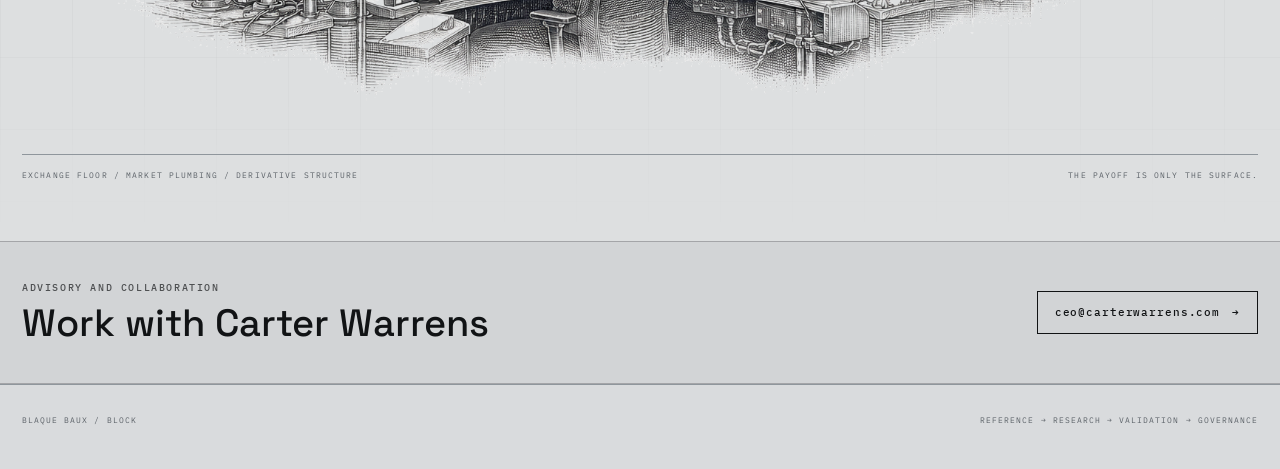
<file: block/index.html>
<!doctype html>
<html lang="en">
<head>
<meta charset="utf-8">
<meta name="viewport" content="width=device-width,initial-scale=1">
<title>120 Derivative Strategies with Payoff Diagrams | BLAQUE BAUX BLOCK</title>
<meta name="description" content="Explore 120 derivative strategies across equity, rates, FX, credit, commodities, municipal finance, and funding—with structure maps, payoff profiles, formulas, and trade examples.">
<link rel="canonical" href="https://www.blaquebaux.com/block/">
<link rel="icon" href="/favicon.svg" type="image/svg+xml">
<meta name="robots" content="index,follow,max-image-preview:large,max-snippet:-1">
<meta name="theme-color" content="#d9dbdd">
<meta property="og:type" content="website"><meta property="og:site_name" content="BLAQUE BAUX"><meta property="og:locale" content="en_US">
<meta property="og:title" content="120 Derivative Strategies | BLAQUE BAUX BLOCK">
<meta property="og:description" content="Structure maps, payoff profiles, formulas, and examples for 120 equity, rates, FX, credit, commodity, municipal, and funding strategies.">
<meta property="og:url" content="https://www.blaquebaux.com/block/">
<meta property="og:image" content="https://www.blaquebaux.com/assets/blaque-baux-social.png">
<meta name="twitter:card" content="summary_large_image"><meta name="twitter:title" content="120 Derivative Strategies | BLAQUE BAUX BLOCK"><meta name="twitter:description" content="Structure maps, payoff profiles, formulas, and examples across seven derivative asset classes."><meta name="twitter:image" content="https://www.blaquebaux.com/assets/blaque-baux-social.png">
<script type="application/ld+json">{"@context":"https://schema.org","@type":"CollectionPage","@id":"https://www.blaquebaux.com/block/#webpage","url":"https://www.blaquebaux.com/block/","name":"120 Derivative Strategies with Payoff Diagrams | BLAQUE BAUX BLOCK","description":"A visual derivatives reference covering 120 strategies across equity, rates, foreign exchange, credit, commodities, municipal finance, and funding, with structure maps, payoff profiles, formulas, and illustrative trades.","dateModified":"2026-08-17","isPartOf":{"@id":"https://www.blaquebaux.com/#website"},"about":{"@id":"https://www.blaquebaux.com/#organization"},"keywords":["derivative strategies","options payoff diagrams","interest rate swaps","FX derivatives","credit derivatives","equity option strategies","commodity derivatives","inflation derivatives","structured products","hedge fund derivatives","family office risk management","private equity hedging","asset management","portfolio management","institutional investment"],"audience":{"@type":"Audience","audienceType":"Hedge funds, family offices, private equity firms, asset managers, portfolio managers, and institutional investors"},"mainEntity":{"@type":"ItemList","name":"BLOCK Derivative Strategy Catalog","numberOfItems":120,"itemListOrder":"https://schema.org/ItemListOrderAscending"},"inLanguage":"en-US"}</script>
<style>
@import url('https://fonts.googleapis.com/css2?family=Space+Grotesk:wght@400;500;600&family=IBM+Plex+Mono:wght@300;400;500&display=swap');
:root{--bg:#d9dbdd;--panel:#e8e9e9;--paper:#f3f3f1;--ink:#111315;--muted:#5d6369;--dim:#868b90;--line:#b7bcc0;--line-dark:#8f969c;--green:#087a46;--red:#b63d4b;--amber:#9a6a18;--blue:#315d78}
*{box-sizing:border-box}html{scroll-behavior:smooth}body{margin:0;background:var(--bg);color:var(--ink);font-family:"Space Grotesk",sans-serif;-webkit-font-smoothing:antialiased}a{color:inherit;text-decoration:none}button{font:inherit}.shell{width:min(1500px,calc(100% - 44px));margin:auto}.mono{font-family:"IBM Plex Mono",monospace}.micro{font:9px "IBM Plex Mono",monospace;letter-spacing:.19em;text-transform:uppercase;color:var(--muted)}
nav{position:sticky;top:0;z-index:40;background:rgba(217,219,221,.94);backdrop-filter:blur(16px);border-bottom:1px solid var(--line-dark)}.nav{height:70px;display:flex;align-items:center;justify-content:space-between}.brand{font-size:14px;font-weight:500;letter-spacing:.32em}.links{display:flex;gap:30px;font:9px "IBM Plex Mono",monospace;letter-spacing:.16em;text-transform:uppercase;color:#51575c}.links a:hover{color:#000}
.hero{padding:100px 0 76px;border-bottom:1px solid var(--line-dark);position:relative;overflow:hidden}.hero:before{content:"";position:absolute;inset:0;background:linear-gradient(rgba(0,0,0,.025) 1px,transparent 1px),linear-gradient(90deg,rgba(0,0,0,.025) 1px,transparent 1px);background-size:72px 72px;mask-image:linear-gradient(black,transparent)}.hero .shell{position:relative}.hero-top{display:flex;justify-content:space-between;gap:40px;align-items:flex-start}.hero h1{font-size:clamp(64px,11vw,160px);line-height:.78;letter-spacing:.14em;margin:34px 0 40px;font-weight:500}.hero-copy{max-width:780px;font:300 13px/1.85 "IBM Plex Mono",monospace;letter-spacing:.06em;text-transform:uppercase;color:#50565b}.hero-count{text-align:right;border-left:1px solid var(--line-dark);padding-left:32px}.hero-count strong{display:block;font:300 clamp(34px,5vw,64px) "IBM Plex Mono",monospace}.hero-count span{font:9px "IBM Plex Mono",monospace;letter-spacing:.14em;text-transform:uppercase;color:var(--muted)}
.asset-nav{border-bottom:1px solid var(--line-dark);background:rgba(232,233,233,.54)}.asset-row{display:grid;grid-template-columns:repeat(7,1fr)}.asset-btn{appearance:none;border:0;border-right:1px solid var(--line);background:transparent;padding:24px 14px;cursor:pointer;text-align:left;color:var(--muted);transition:.2s}.asset-btn:first-child{border-left:1px solid var(--line)}.asset-btn span{display:block;font:8px "IBM Plex Mono",monospace;letter-spacing:.16em;margin-bottom:8px;color:var(--dim)}.asset-btn b{font-size:13px;font-weight:500;letter-spacing:.06em;text-transform:uppercase}.asset-btn:hover,.asset-btn.active{background:var(--ink);color:#fff}.asset-btn.active span{color:#9da3a8}
.workspace{padding:54px 0 80px}.workspace-grid{display:grid;grid-template-columns:250px minmax(0,1fr);gap:0;border:1px solid var(--line-dark);background:var(--panel);min-height:760px}.strategy-rail{border-right:1px solid var(--line-dark);padding:28px 22px}.rail-title{margin-bottom:22px}.strategy-item{width:100%;border:1px solid var(--line);background:transparent;text-align:left;padding:18px 16px;cursor:pointer}.strategy-item.active{border-color:var(--ink);background:var(--ink);color:#fff}.strategy-item b{display:block;font-size:13px;margin-bottom:7px}.strategy-item small{font:8px "IBM Plex Mono",monospace;letter-spacing:.12em;text-transform:uppercase;color:#989ea3}.rail-note{margin-top:28px;padding-top:20px;border-top:1px solid var(--line);font:9px/1.7 "IBM Plex Mono",monospace;text-transform:uppercase;letter-spacing:.08em;color:var(--muted)}
.strategy-view{padding:42px}.strategy-head{display:grid;grid-template-columns:minmax(0,1fr) auto;gap:32px;align-items:start;padding-bottom:34px;border-bottom:1px solid var(--line)}.strategy-index{color:var(--green);margin-bottom:12px}.strategy-head h2{font-size:clamp(36px,5vw,70px);line-height:.95;letter-spacing:.04em;margin:0 0 18px;font-weight:500}.strategy-dek{max-width:790px;color:var(--muted);font-size:14px;line-height:1.8}.formula{min-width:240px;padding:18px;border:1px solid var(--line-dark);font:11px/1.7 "IBM Plex Mono",monospace;background:rgba(255,255,255,.25)}
.strategy-body{display:grid;grid-template-columns:minmax(0,1.25fr) minmax(320px,.75fr);gap:32px;padding-top:34px}.visual-stack{display:grid;gap:22px;align-content:start}.chart-panel,.trade-panel{border:1px solid var(--line);background:rgba(255,255,255,.24)}.panel-head{display:flex;justify-content:space-between;gap:20px;align-items:center;padding:18px 20px;border-bottom:1px solid var(--line)}.panel-head h3{margin:0;font-size:13px;font-weight:500;letter-spacing:.08em;text-transform:uppercase}.panel-head span{font:8px "IBM Plex Mono",monospace;letter-spacing:.13em;text-transform:uppercase;color:var(--muted)}.payoff{display:block;width:100%;height:auto;padding:18px}.profile-chart{display:block;width:100%;height:auto;padding:16px 18px 4px}.axis{stroke:#899096;stroke-width:1}.grid{stroke:#c8cccf;stroke-width:1}.payline{fill:none;stroke:#111315;stroke-width:3}.profile-line{fill:none;stroke:#111315;stroke-width:3;stroke-linejoin:round;stroke-linecap:round}.profile-zero{stroke:#9aa0a5;stroke-width:1.2}.loss-fill{fill:rgba(182,61,75,.08)}.gain-fill{fill:rgba(8,122,70,.08)}.strike-line{stroke:var(--red);stroke-width:1.5;stroke-dasharray:5 6}.be-line{stroke:var(--green);stroke-width:1.5;stroke-dasharray:5 6}.chart-label{font:11px "IBM Plex Mono",monospace;fill:#555c62}.chart-tick{font:9px "IBM Plex Mono",monospace;fill:#697077}.state-label{font:10px "IBM Plex Mono",monospace;letter-spacing:.08em}.point{stroke:#fff;stroke-width:2}.chart-caption{padding:0 22px 24px;color:var(--muted);font:10px/1.7 "IBM Plex Mono",monospace}
.terms{display:grid;grid-template-columns:1fr 1fr;border-bottom:1px solid var(--line)}.term{padding:17px 18px;border-right:1px solid var(--line)}.term:nth-child(even){border-right:0}.term:nth-child(n+3){border-top:1px solid var(--line)}.term span{display:block;font:8px "IBM Plex Mono",monospace;letter-spacing:.14em;text-transform:uppercase;color:var(--muted);margin-bottom:7px}.term b{font:400 19px "IBM Plex Mono",monospace}.scenarios{padding:20px}.scenario{display:grid;grid-template-columns:56px 1fr auto;gap:12px;align-items:center;padding:15px 0;border-bottom:1px solid var(--line)}.scenario:last-child{border-bottom:0}.state{font:9px "IBM Plex Mono",monospace;letter-spacing:.12em}.state.itm{color:var(--green)}.state.atm{color:var(--amber)}.state.otm{color:var(--red)}.scenario-copy b{display:block;font-size:13px;margin-bottom:4px}.scenario-copy small{color:var(--muted);font-size:11px}.pnl{font:500 13px "IBM Plex Mono",monospace}.positive{color:var(--green)}.negative{color:var(--red)}.disclaimer{margin-top:24px;color:#73797e;font:8px/1.7 "IBM Plex Mono",monospace;letter-spacing:.1em;text-transform:uppercase}
.strategy-list{display:grid;gap:8px}.generic-content{display:none}.generic-content.active{display:block}.structure{min-height:360px;padding:34px;display:grid;place-items:center}.flow{width:100%;display:grid;grid-template-columns:minmax(110px,1fr) minmax(180px,1.5fr) minmax(110px,1fr);align-items:center;gap:18px}.party,.instrument{border:1px solid var(--line-dark);padding:22px 16px;text-align:center}.party b,.instrument b{display:block;font-size:13px;letter-spacing:.05em}.party small,.instrument small{display:block;margin-top:8px;color:var(--muted);font:9px/1.6 "IBM Plex Mono",monospace;text-transform:uppercase}.instrument{background:rgba(255,255,255,.38);position:relative}.instrument:before,.instrument:after{content:"";position:absolute;top:50%;width:19px;border-top:1px solid var(--ink)}.instrument:before{right:100%}.instrument:after{left:100%}.flow-legs{margin-top:22px;display:grid;gap:9px;width:100%}.flow-leg{display:flex;justify-content:space-between;gap:16px;padding:10px 12px;border-top:1px solid var(--line);font:9px/1.5 "IBM Plex Mono",monospace;text-transform:uppercase}.flow-leg.receive{color:var(--green)}.flow-leg.pay{color:var(--red)}.generic-copy{padding:20px 22px 24px;color:var(--muted);font:10px/1.75 "IBM Plex Mono",monospace}
.empty-state{display:none;place-items:center;text-align:center;min-height:650px;padding:60px}.empty-state.active{display:grid}.empty-state strong{display:block;font-size:clamp(30px,5vw,62px);letter-spacing:.08em;margin:18px 0}.empty-state p{max-width:580px;color:var(--muted);line-height:1.8}.demo-content.hidden,.strategy-rail.hidden{display:none}
.catalog-coverage{border-top:1px solid var(--line-dark);padding:64px 0 72px;background:rgba(232,233,233,.48)}.catalog-coverage h2{margin:14px 0 18px;font-size:clamp(30px,5vw,62px);letter-spacing:.04em}.coverage-lead{max-width:880px;color:var(--muted);font-size:14px;line-height:1.75;margin-bottom:34px}.coverage-grid{display:grid;grid-template-columns:1fr 1fr;gap:12px}.coverage-grid details{border:1px solid var(--line-dark);background:rgba(255,255,255,.2);padding:18px 20px}.coverage-grid summary{cursor:pointer;font:500 12px "IBM Plex Mono",monospace;letter-spacing:.12em;text-transform:uppercase}.coverage-grid p{margin:16px 0 0;color:var(--muted);font:10px/1.9 "IBM Plex Mono",monospace}.coverage-grid details:last-child{grid-column:1/-1}
footer{border-top:1px solid var(--line-dark);padding:30px 0 44px}.foot{display:flex;justify-content:space-between;gap:30px;color:var(--muted);font:8px "IBM Plex Mono",monospace;letter-spacing:.13em;text-transform:uppercase}.foot-brand,.foot-sequence{display:block}.foot-sequence{text-align:right}
.market-plate{position:relative;overflow:hidden;border-top:1px solid var(--line-dark);padding:74px 0 58px;background:rgba(232,233,233,.24)}.market-plate:before{content:"";position:absolute;inset:0;background:linear-gradient(rgba(0,0,0,.025) 1px,transparent 1px),linear-gradient(90deg,rgba(0,0,0,.025) 1px,transparent 1px);background-size:72px 72px;mask-image:linear-gradient(transparent,black 22%,black 78%,transparent)}.market-plate .shell{position:relative}.market-plate-head{display:grid;grid-template-columns:minmax(0,.72fr) minmax(340px,.55fr);justify-content:space-between;gap:64px;align-items:end}.market-plate h2{margin:16px 0 0;max-width:780px;font-size:clamp(36px,5vw,72px);font-weight:400;line-height:1.02;letter-spacing:.035em}.market-plate-copy{margin:0;color:var(--muted);font-size:16px;line-height:1.75}.market-plate figure{margin:34px 0 0}.market-plate img{display:block;width:100%;height:auto;mix-blend-mode:multiply}.market-plate figcaption{display:flex;justify-content:space-between;gap:24px;border-top:1px solid var(--line-dark);padding-top:14px;font:8px/1.7 "IBM Plex Mono",monospace;letter-spacing:.14em;text-transform:uppercase;color:var(--muted)}
.catalog-factoids{padding:72px 0 78px;border-top:1px solid var(--line-dark);background:rgba(232,233,233,.46)}.catalog-factoids h2{font-size:clamp(34px,4.8vw,68px);font-weight:400;letter-spacing:.035em;margin:14px 0 16px}.factoids-lead{max-width:940px;color:var(--muted);font-size:15px;line-height:1.75;margin:0 0 38px}.factoid-strip{display:grid;grid-template-columns:repeat(5,1fr);gap:1px;background:var(--line-dark);border:1px solid var(--line-dark);margin-bottom:28px}.factoid-tile{background:var(--paper);padding:22px 20px}.factoid-tile b{display:block;font:400 clamp(24px,2.7vw,38px)/1 "IBM Plex Mono",monospace}.factoid-tile span{display:block;margin-top:10px;color:var(--muted);font-size:12px;line-height:1.45}.factoid-cols{display:grid;grid-template-columns:repeat(3,1fr);gap:12px}.factoid-card{background:rgba(243,243,241,.48);border:1px solid var(--line-dark);padding:20px}.factoid-card h3{font:500 10px "IBM Plex Mono",monospace;letter-spacing:.1em;text-transform:uppercase;color:var(--muted);margin:0 0 14px}.factoid-row{display:flex;align-items:baseline;gap:10px;padding:8px 0;border-bottom:1px solid var(--line)}.factoid-row:last-child{border-bottom:0}.factoid-row .nm{flex:1;font-size:12px}.factoid-row .val{font:9px "IBM Plex Mono",monospace;color:var(--muted);white-space:nowrap}.pill{font:8px "IBM Plex Mono",monospace;padding:3px 7px;border:1px solid currentColor;white-space:nowrap}.pill.tail{color:var(--red)}.pill.mark{color:var(--blue)}.pill.fund{color:var(--amber)}.pill.honest{color:var(--green)}.factoid-bars{display:grid;gap:8px}.bar-row{display:grid;grid-template-columns:72px 1fr 28px;align-items:center;gap:8px;font-size:10px;color:var(--muted)}.bar-track{height:8px;background:var(--bg);border:1px solid var(--line)}.bar-fill{display:block;height:100%;background:var(--blue)}.factoids-note{margin:28px 0 0;max-width:1020px;color:var(--dim);font:9px/1.75 "IBM Plex Mono",monospace}.factoids-note .live-tag{color:var(--green)}.factoids-note .stale-tag{color:var(--amber)}.market-plate img{mix-blend-mode:normal}
@media(max-width:1000px){.asset-row{grid-template-columns:repeat(4,1fr)}.workspace-grid{grid-template-columns:1fr}.strategy-rail{border-right:0;border-bottom:1px solid var(--line-dark)}.strategy-body{grid-template-columns:1fr}.strategy-head{grid-template-columns:1fr}.formula{min-width:0}.hero-count{display:none}.factoid-cols{grid-template-columns:1fr 1fr}}
@media(max-width:650px){.shell{width:min(100% - 24px,1500px)}.links{gap:12px}.links a:nth-child(-n+2){display:none}.hero{padding:78px 0 58px}.hero h1{font-size:clamp(48px,18vw,76px);letter-spacing:.09em}.asset-row{grid-template-columns:1fr 1fr}.asset-btn{padding:17px 12px}.workspace{padding:28px 0 56px}.strategy-view{padding:26px 18px}.strategy-head h2{font-size:38px}.strategy-body{gap:18px}.panel-head{align-items:flex-start;flex-direction:column}.terms{grid-template-columns:1fr}.term,.term:nth-child(even){border-right:0}.term:nth-child(n+2){border-top:1px solid var(--line)}.scenario{grid-template-columns:48px 1fr}.pnl{grid-column:2}.market-plate{padding:52px 0 40px}.market-plate-head{grid-template-columns:1fr;gap:22px}.market-plate-copy{font-size:14px}.market-plate figure{margin-top:24px}.market-plate img{width:125%;max-width:none;margin-left:-12.5%}.market-plate figcaption{display:block;line-height:2}.market-plate figcaption span{display:block}.foot{display:block;line-height:1.7}.foot-brand{padding-bottom:16px}.foot-sequence{padding-top:16px;border-top:1px solid var(--line);text-align:left;line-height:2.2}.payoff{padding:8px}.structure{padding:22px 14px;min-height:330px}.flow{grid-template-columns:1fr;gap:28px;position:relative}.flow:before{content:"";position:absolute;z-index:0;left:50%;top:12%;bottom:12%;border-left:2px solid var(--ink);transform:translateX(-1px)}.flow>.party,.flow>.instrument{position:relative;z-index:1;background:var(--panel)}.instrument:before,.instrument:after,.flow>.party:first-child:after{display:none}.flow-legs{gap:0;border-top:1px solid var(--line)}.flow-leg{display:grid;grid-template-columns:1fr;gap:7px;padding:16px 14px;border-top:0;border-bottom:1px solid var(--line);font-size:8px;line-height:1.65}.flow-leg span:first-child{font-weight:600;letter-spacing:.12em}.flow-leg span:last-child{padding-left:18px;position:relative}.flow-leg span:last-child:before{content:"↳";position:absolute;left:0}.generic-copy{padding:17px 16px}.coverage-grid{grid-template-columns:1fr}.coverage-grid details:last-child{grid-column:auto}}
@media(max-width:650px){.catalog-factoids{padding:52px 0}.factoid-strip,.factoid-cols{grid-template-columns:1fr}.factoid-card{padding:17px}}
.paper-cta{display:inline-flex;align-items:center;gap:.5em;margin-top:20px;padding:11px 18px;border:1px solid var(--ink);border-radius:2px;font-family:"IBM Plex Mono",monospace;font-size:12px;font-weight:500;letter-spacing:.07em;text-transform:uppercase;color:var(--ink);text-decoration:none;transition:background .15s ease,color .15s ease}
.paper-cta:hover,.paper-cta:focus-visible{background:var(--ink);color:var(--paper)}
</style>
<link rel="stylesheet" href="/assets/site-wide.css">
<link rel="stylesheet" href="/assets/navigation.css">
<script src="/assets/navigation.js" defer></script>
</head>
<body>
<nav class="bb-site-nav" aria-label="Site navigation"><div class="bb-nav-inner"><a class="bb-wordmark" href="/">BLAQUE BAUX</a><span class="bb-positioning">Quantitative Intelligence for Finance</span><details class="bb-menu"><summary>Explore</summary><div class="bb-menu-panel"><a href="/">Home</a><a href="/analysis/">Analysis</a><a href="/start/">Start here</a><a href="/#system">System</a><a href="/corpus/">Corpus</a><a href="/labs/">Labs</a><a href="/capstone/">Capstone</a><a href="/block/" aria-current="page">Block</a><a href="/tracker/">Tracker</a><a href="/toolkit/">Toolkit</a><a href="/bumble/">Bumble</a><a href="/about/">About</a><a href="/evidence/">Data & evidence</a><a href="/#carter-warrens">Carter Warrens</a><a href="https://github.com/blaquebaux" target="_blank" rel="noopener noreferrer">GitHub ↗</a></div></details></div></nav>
<header class="hero"><div class="shell"><div class="hero-top"><div><div class="micro">Derivative strategy reference / complete catalog</div><h1>BLOCK</h1><p class="hero-copy">A visual reference system for understanding derivative structures before they enter research, validation, or execution. Select an asset class, inspect the trade, and examine how payoff changes across market states.</p><a class="paper-cta" href="/block/derivatives-honesty.html">Read the research: Where the Fee Lives &rarr;</a></div><div class="hero-count"><strong>120</strong><span>Catalog strategies mapped<br>across seven asset classes</span></div></div></div></header>
<section class="asset-nav" aria-label="Asset classes"><div class="shell asset-row">
<button class="asset-btn active" data-asset="Equity"><span>01</span><b>Equity</b></button><button class="asset-btn" data-asset="Rates"><span>02</span><b>Rates</b></button><button class="asset-btn" data-asset="FX"><span>03</span><b>FX</b></button><button class="asset-btn" data-asset="Credit"><span>04</span><b>Credit</b></button><button class="asset-btn" data-asset="Commodity"><span>05</span><b>Commodity</b></button><button class="asset-btn" data-asset="Municipal"><span>06</span><b>Municipal</b></button><button class="asset-btn" data-asset="Funding"><span>07</span><b>Funding</b></button>
</div></section>
<main class="workspace"><div class="shell workspace-grid">
<aside class="strategy-rail"><div class="micro rail-title"><span id="railAsset">Equity</span> / strategies</div><div id="strategyList" class="strategy-list"></div><div class="rail-note"><span id="railCount">01 strategy mapped</span><br>120-block source catalog<br>Reference → specification → validation</div></aside>
<article class="strategy-view demo-content">
<div class="strategy-head"><div><div class="micro strategy-index">Equity / 001 / option</div><h2>LONG CALL</h2><p class="strategy-dek">The buyer pays a premium for the right—but not the obligation—to buy the underlying at the strike price. The position expresses a bullish view with limited downside and theoretically unlimited upside.</p></div><div class="formula">PAYOFF AT EXPIRY<br><strong>max(S<sub>T</sub> − K, 0) − P</strong><br><br>S<sub>T</sub> = terminal price<br>K = strike<br>P = premium</div></div>
<div class="strategy-body">
<div class="visual-stack">
<section class="chart-panel"><div class="panel-head"><h3>Expiry payoff</h3><span>Net profit / loss</span></div>
<svg class="payoff" viewBox="0 0 760 380" role="img" aria-labelledby="chartTitle chartDesc"><title id="chartTitle">Long call payoff at expiration</title><desc id="chartDesc">The horizontal axis shows underlying prices from seventy to one hundred thirty. The vertical axis shows net profit and loss from negative six to positive twenty-four. Loss is limited to six below the strike of one hundred. Profit begins above the breakeven price of one hundred six.</desc>
<path class="loss-fill" d="M82 220H387V292H82Z"/><path class="gain-fill" d="M448 220L692 82V220Z"/>
<line class="grid" x1="82" y1="82" x2="692" y2="82"/><line class="grid" x1="82" y1="141" x2="692" y2="141"/><line class="grid" x1="82" y1="220" x2="692" y2="220"/><line class="grid" x1="82" y1="262" x2="692" y2="262"/>
<line class="axis" x1="82" y1="42" x2="82" y2="292"/><line class="axis" x1="72" y1="220" x2="712" y2="220"/>
<line class="strike-line" x1="387" y1="48" x2="387" y2="292"/><line class="be-line" x1="448" y1="48" x2="448" y2="292"/>
<path class="payline" d="M82 262 L387 262 L692 82"/>
<circle class="point" cx="235" cy="262" r="6" fill="#b63d4b"/><circle class="point" cx="387" cy="262" r="6" fill="#9a6a18"/><circle class="point" cx="590" cy="143" r="6" fill="#087a46"/>
<text class="chart-label" x="94" y="62">NET P/L</text><text class="chart-label" x="94" y="287">MAX LOSS = PREMIUM</text>
<text class="state-label" x="235" y="246" text-anchor="middle" fill="#b63d4b">OTM</text><text class="state-label" x="375" y="246" text-anchor="end" fill="#9a6a18">ATM</text><text class="state-label" x="590" y="127" text-anchor="middle" fill="#087a46">ITM</text>
<text class="chart-tick" x="68" y="85" text-anchor="end">+$24</text><text class="chart-tick" x="68" y="144" text-anchor="end">+$14</text><text class="chart-tick" x="68" y="223" text-anchor="end">$0</text><text class="chart-tick" x="68" y="265" text-anchor="end">−$6</text>
<text class="chart-tick" x="82" y="314" text-anchor="middle">$70</text><text class="chart-tick" x="235" y="314" text-anchor="middle">$85</text><text class="chart-tick" x="387" y="314" text-anchor="middle">$100</text><text class="chart-tick" x="448" y="314" text-anchor="middle">$106</text><text class="chart-tick" x="590" y="314" text-anchor="middle">$120</text><text class="chart-tick" x="692" y="314" text-anchor="middle">$130</text>
<text class="chart-tick" x="387" y="25" text-anchor="middle" fill="#b63d4b">STRIKE</text><text class="chart-tick" x="448" y="44" text-anchor="middle" fill="#087a46">BREAKEVEN</text><text class="chart-label" x="692" y="349" text-anchor="end">UNDERLYING PRICE →</text><text class="chart-label" x="24" y="185" transform="rotate(-90 24 185)" text-anchor="middle">NET PROFIT / LOSS</text>
</svg><div class="chart-caption">The premium creates the flat maximum-loss region. Above the strike, intrinsic value rises dollar-for-dollar; above 106, the trade is profitable after recovering the premium.</div></section>
<section class="chart-panel"><div class="panel-head"><h3>Structure map</h3><span>Vanilla equity option</span></div><div class="structure"><div style="width:100%"><div class="flow"><div class="party"><b>Option Buyer</b><small>Buys upside optionality</small></div><div class="instrument"><b>Long Call</b><small>Right to buy at strike</small></div><div class="party"><b>Option Seller</b><small>Writes the option</small></div></div><div class="flow-legs"><div class="flow-leg pay"><span>Buyer →</span><span>Upfront premium</span></div><div class="flow-leg receive"><span>Seller →</span><span>Intrinsic value if exercised</span></div></div></div></div><div class="generic-copy">The buyer pays premium at inception. If the option finishes in the money, the seller delivers the intrinsic value or underlying according to settlement terms.</div></section>
</div>
<section class="trade-panel"><div class="panel-head"><h3>Illustrative trade</h3><span>At expiration</span></div><div class="terms"><div class="term"><span>Underlying</span><b>XYZ</b></div><div class="term"><span>Strike</span><b>$100</b></div><div class="term"><span>Premium</span><b>$6</b></div><div class="term"><span>Breakeven</span><b>$106</b></div></div><div class="scenarios">
<div class="scenario"><span class="state itm">ITM</span><div class="scenario-copy"><b>XYZ closes at $120</b><small>$20 intrinsic value − $6 premium</small></div><span class="pnl positive">+$14</span></div>
<div class="scenario"><span class="state atm">ATM</span><div class="scenario-copy"><b>XYZ closes at $100</b><small>No intrinsic value; premium is lost</small></div><span class="pnl negative">−$6</span></div>
<div class="scenario"><span class="state otm">OTM</span><div class="scenario-copy"><b>XYZ closes at $85</b><small>Option expires without exercise</small></div><span class="pnl negative">−$6</span></div>
</div></section></div><p class="disclaimer">Illustrative reference only. Excludes volatility changes, early exercise, transaction costs, taxes, liquidity, and assignment risk. Not investment advice.</p>
</article>
<article class="strategy-view generic-content" aria-live="polite"><div class="strategy-head"><div><div class="micro strategy-index" id="genericIndex"></div><h2 id="genericTitle"></h2><p class="strategy-dek" id="genericDek"></p></div><div class="formula" id="genericFormula"></div></div><div class="strategy-body"><div class="visual-stack"><section class="chart-panel"><div class="panel-head"><h3>Structure map</h3><span id="genericVisualType"></span></div><div class="structure"><div style="width:100%"><div class="flow"><div class="party"><b id="partyLeft"></b><small id="partyLeftRole"></small></div><div class="instrument"><b id="instrumentName"></b><small id="instrumentPurpose"></small></div><div class="party"><b id="partyRight"></b><small id="partyRightRole"></small></div></div><div class="flow-legs"><div class="flow-leg pay"><span id="legOneFrom"></span><span id="legOne"></span></div><div class="flow-leg receive"><span id="legTwoFrom"></span><span id="legTwo"></span></div></div></div></div><div class="generic-copy">The diagram separates the counterparties, contractual instrument, and principal economic legs. Direction shown is illustrative and may reverse with trade orientation.</div></section><section class="chart-panel"><div class="panel-head"><h3>Payoff / settlement profile</h3><span id="profileType"></span></div><svg id="profileChart" class="profile-chart" viewBox="0 0 760 330" role="img" aria-labelledby="profileTitle profileDesc"><title id="profileTitle">Strategy payoff or settlement profile</title><desc id="profileDesc">A conceptual chart showing economic outcomes across adverse, base, and favorable market states.</desc></svg><div class="chart-caption" id="profileCaption"></div></section></div><section class="trade-panel"><div class="panel-head"><h3>Illustrative trade</h3><span>Conceptual example</span></div><div class="terms" id="genericTerms"></div><div class="scenarios" id="genericScenarios"></div></section></div><p class="disclaimer">Illustrative reference only. Simplified examples exclude transaction costs, taxes, liquidity, counterparty exposure, collateral, documentation, and model risk. Not investment advice.</p></article>
<section class="empty-state"><div><div class="micro">Catalog status</div><strong>COMPLETE</strong><p>All seven asset classes and all 120 repository strategies are mapped with structure maps, payoff profiles, formulas, and illustrative market states.</p><button class="strategy-item return-equity">Return to Equity</button></div></section>
</div></main>
<section class="catalog-coverage" aria-labelledby="coverage-title"><div class="shell"><div class="micro">Searchable reference / complete coverage</div><h2 id="coverage-title">120 derivative strategies across seven asset classes.</h2><p class="coverage-lead">BLOCK connects each strategy name to a plain-language description, contractual structure map, payoff or settlement profile, core formula, terms, and illustrative market outcomes. Open an asset class above to explore the interactive reference.</p><div class="coverage-grid">
<details><summary>Equity — 28 strategies</summary><p>Long Call • Long Put • Covered Call • Protective Put • Bull Call Spread • Bear Put Spread • Butterfly Spread • Condor Spread • Iron Condor • Calendar Spread • Put Spread Collar • Lookback Option • Autocallable Equity Note • Equity Forward • Total Return Swap (Equity) • Amortizing Strike Forward • Asian Option (Equity) • Accelerated Share Repurchase • Forward Start Option • Accreting Strike Forward • Cliquet Option • Variance Contingent Swap • Volatility Swap • Variance Swap • Conditional Variance Swap • Bespoke Option • Barrier Option (Equity) • Deposit-Based Strategy</p></details>
<details><summary>Rates — 30 strategies</summary><p>Forward Rate Agreement • Interest Rate Swap • Average Rate Swap • Swap Spread • Callable Swap • Swap in Arrears • OIS Swap • Onshore OIS Swap • Treasury Lock • Zero Coupon Swap • Onshore IRS • Cap / Floor • Collar • Cap/Floor Straddle • Cap/Floor Spread • Swaption • European Swaption • Bermudan Swaption • Straddle Swaption • Mark-to-Market Cross-Currency Swap • Non-MTM Cross-Currency Swap • Cross-Currency Swap Spread • Onshore Non-MTM Cross-Currency Swap • Non-Deliverable Cross-Currency Swap • Interest Rate Basis Swap • Constant Maturity Swap • CMS Spread Option • Range Accrual • Zero-Coupon Inflation Swap • Inflation Cap / Floor</p></details>
<details><summary>Foreign exchange — 26 strategies</summary><p>Spot Transaction • Spot Transaction Onshore • Outright Forward • Outright Forward Onshore • Average Rate Forward • Target Forward • Forward Accumulator • FX Swap • FX Swap Onshore • Time Option • Risk Reversal • Straddle • Strangle • One-Touch / No-Touch • Simple Barrier Option • Double Barrier Option • Average Rate Option • Digital Option • Vanilla Option • Quanto Option • Non-Deliverable Option • Non-Deliverable Option Onshore • Non-Deliverable Forward • Non-Deliverable Forward Onshore • NDF FX Swap • NDF FX Swap Onshore</p></details>
<details><summary>Credit — 15 strategies</summary><p>Credit Default Swap (Single-Name) • Credit Default Swap (Index) • CDS Index Option • Rate Participation Agreement • Total Return Swap • CDS Index Tranche • Bespoke CDS Basket • First-to-Default Basket • Nth-to-Default Basket • Loan Credit Default Swap • Recovery Swap • Credit Spread Option • Credit-Linked Note • Synthetic CDO • Asset Swap</p></details>
<details><summary>Commodity — 14 strategies</summary><p>Commodity Futures Contract • Total Return Swap (Commodity) • Commodity Forward • Commodity Swap • Commodity Call / Put • Commodity Collar • Three-Way Commodity Collar • Crack Spread • Crush Spread • Commodity Calendar Spread • Commodity Basis Swap • Asian Commodity Option • Swing Option • Weather Derivative</p></details>
<details><summary>Municipal — 4 strategies</summary><p>Municipal Total Return Swap • MMD (Municipal Market Data) Total Return Swap • MMD Rate Lock • Municipal Fees</p></details>
<details><summary>Funding — 3 strategies</summary><p>Deposit • Interaffiliate Loan • Cost of Funds</p></details>
</div></div></section>
<section class="catalog-factoids" aria-labelledby="factoids-title"><div class="shell"><div class="micro">Catalog analysis / by the numbers</div><h2 id="factoids-title">What the catalog reveals.</h2><p class="factoids-lead">Beyond the 120 descriptions, the catalog is itself a dataset. Composition and structure are counted directly. Risk and the fee axis are Blaque Baux classifications, while real-market usage is informed by BIS category weights. The pattern is clear: much of the complexity relocates risk onto an axis the buyer is not watching.</p><div class="factoid-strip" id="fx-strip"></div><div class="factoid-cols" id="fx-cols"></div><p class="factoids-note" id="fx-note"></p></div></section>

<section class="market-plate" aria-labelledby="block-market-title"><div class="shell"><div class="market-plate-head"><div><div class="micro">Price / position / settlement</div><h2 id="block-market-title">Every trade enters a market structure.</h2></div><p class="market-plate-copy">BLOCK maps what happens after an idea becomes an instrument: who pays, who receives, where risk moves, and how the position behaves when the market changes.</p></div><figure><img src="../assets/block-stock-exchange-transparent.png" alt="Engraved illustration of a securities exchange floor with market boards and trading workstations" width="1672" height="941" loading="lazy" decoding="async"><figcaption><span>Exchange floor / market plumbing / derivative structure</span><span>The payoff is only the surface.</span></figcaption></figure></div></section>
<aside class="site-contact" aria-label="Contact Carter Warrens"><div class="site-contact-inner"><div><span class="site-contact-label">Advisory and collaboration</span><span class="site-contact-title">Work with Carter Warrens</span></div><a class="site-contact-link" href="mailto:ceo@carterwarrens.com"><span>ceo@carterwarrens.com</span><span>→</span></a></div></aside>
<footer><div class="shell foot"><div class="foot-brand">BLAQUE BAUX / BLOCK</div><div class="foot-sequence">Reference → Research → Validation → Governance</div></div></footer>
<script>
const S=(id,name,family,dek,purpose,parties,legs,terms,scenarios,formula='NET SETTLEMENT')=>({id,name,family,dek,purpose,parties,legs,terms,scenarios,formula});
const catalog={
Equity:[
{id:'eqd_long_call',name:'Long Call',family:'Vanilla equity option',custom:true},
S('eqd_autocall','Autocallable Equity Note','Structured note','An autocallable note pays conditional coupons while the reference remains at or above a barrier and may redeem early on observation dates. If it is never called, maturity value depends on the reference performance.','Conditional coupon and early redemption',['Investor','Issuer'],['Note principal at inception','Coupons, autocall redemption, or maturity value'],[['Reference','XYZ shares'],['Term','3 years'],['Coupon','10% p.a.'],['Autocall level','100%']],[['AUTOCALL','XYZ is 108% at year one','Principal plus coupon is returned','Redeemed'],['CONTINUE','XYZ is 92% at observation','Note remains outstanding','Coupon conditional'],['MATURITY','XYZ ends at 65%','Downside terms determine repayment','Loss possible']],'CONDITIONAL REDEMPTION<br><strong>Coupon + autocall or maturity payoff</strong>'),
S('eqd_forward','Equity Forward','Equity / forward','An equity forward obligates the long party to buy and the short party to deliver shares—or their cash equivalent—at a price agreed today for a future date.','Locked future equity price',['Long Party','Short Party'],['Agreed forward price','Underlying shares or cash equivalent'],[['Reference','XYZ shares'],['Forward price','$100'],['Quantity','10,000'],['Maturity','6 months']],[['ABOVE','XYZ settles at $115','Long receives $15 per share','+$150k'],['AT PRICE','XYZ settles at $100','Contract settles at agreed value','$0'],['BELOW','XYZ settles at $85','Long pays $15 above market','−$150k']],'LONG FORWARD<br><strong>(Settlement − Forward price) × Shares</strong>'),
S('eqd_trs','Equity Total Return Swap','Equity / swap','An equity total return swap exchanges floating-rate financing for the total return of an equity or index, creating synthetic exposure without transferring legal ownership.','Financed synthetic equity exposure',['Total Return Payer','Total Return Receiver'],['Floating rate, e.g. SOFR + spread','Equity or index total return'],[['Reference','Equity index'],['Notional','$10mm'],['Financing','SOFR + 100 bp'],['Term','1 year']],[['RALLY','Index returns +12%','Receiver pays positive total return','Payer gains'],['FLAT','Return offsets financing','Legs broadly balance','Near zero'],['SELL-OFF','Index returns −15%','Payer covers asset depreciation','Receiver gains']],'NET SETTLEMENT<br><strong>Equity total return − Financing cost</strong>'),
S('eqd_amort_strike_fwd','Amortizing Strike Forward','Equity / forward','An amortizing strike forward delivers shares or cash against a strike price that changes according to a predetermined amortization schedule.','Scheduled declining strike exposure',['Long Party','Short Party'],['Amortizing strike price','Underlying shares or cash equivalent'],[['Reference','XYZ shares'],['Initial strike','$100'],['Final strike','$92'],['Term','1 year']],[['ABOVE','XYZ ends at $115','Long benefits above final strike','Positive'],['NEAR','XYZ ends at $92','Settlement is near final strike','Near zero'],['BELOW','XYZ ends at $75','Long pays above market','Negative']],'FORWARD VALUE<br><strong>Settlement − Scheduled strike</strong>'),
S('eqd_asian','Asian Equity Option','Average-price option','An Asian option bases settlement on an average reference price over multiple observations rather than a single terminal fixing, reducing sensitivity to one-day price moves.','Average-price equity optionality',['Option Buyer','Option Seller'],['Upfront option premium','Average-price intrinsic value if exercised'],[['Reference','XYZ shares'],['Strike','$100'],['Average','$112'],['Premium','$5']],[['ITM','Average price is $112','Intrinsic value is $12 less premium','+$7'],['ATM','Average price is $100','No intrinsic value','−$5'],['OTM','Average price is $88','Option expires unexercised','−$5']],'ASIAN CALL<br><strong>max(Average price − Strike, 0) − Premium</strong>'),
S('eqd_asr','Accelerated Share Repurchase','Corporate equity / forward','In an accelerated share repurchase, a corporation pays upfront and receives an initial share tranche from a dealer. Final delivery or return is adjusted using an average market price.','Accelerated corporate buyback',['Corporation','Dealer / Bank'],['Upfront cash for initial shares','Initial shares + final VWAP settlement'],[['Program','$100mm'],['Initial delivery','800k shares'],['Pricing','Average VWAP'],['Term','3 months']],[['LOWER VWAP','Average price is below initial price','Corporation receives more shares','More shares'],['UNCHANGED','Average approximates initial price','Small final adjustment','Near flat'],['HIGHER VWAP','Average price is above initial price','Corporation receives fewer shares','Fewer shares']],'FINAL SHARES<br><strong>Program value ÷ Average VWAP</strong>'),
S('eqd_fwd_start_option','Forward Start Option','Deferred-strike option','A forward start option is purchased today but sets its strike at-the-money on a future start date, creating option exposure whose strike is determined later.','Future at-the-money option exposure',['Option Buyer','Option Seller'],['Upfront option premium','Option with strike fixed on start date'],[['Start date','3 months'],['Expiry','12 months'],['Strike rule','100% of spot'],['Premium','Paid today']],[['RALLY','Price rises after strike is set','Call finishes in the money','Positive'],['FLAT','Price ends near future strike','Little intrinsic value','Premium at risk'],['DECLINE','Price falls after start','Call expires out of the money','−Premium']],'FUTURE STRIKE<br><strong>K set at spot on start date</strong>'),
S('eqd_accr_strike_fwd','Accreting Strike Forward','Equity / forward','An accreting strike forward delivers shares against a predetermined strike that increases through time according to an agreed schedule.','Scheduled rising strike exposure',['Long Party','Short Party'],['Accreting strike price','Underlying shares or cash equivalent'],[['Reference','XYZ shares'],['Initial strike','$95'],['Final strike','$103'],['Term','1 year']],[['ABOVE','XYZ ends at $118','Long benefits above final strike','Positive'],['NEAR','XYZ ends at $103','Settlement is near final strike','Near zero'],['BELOW','XYZ ends at $82','Long pays above market','Negative']],'FORWARD VALUE<br><strong>Settlement − Accreted strike</strong>'),
S('eqd_cliquet','Cliquet Option','Resetting option','A cliquet option sums a series of periodic equity returns, often applying local caps or floors before aggregating them into the final payoff.','Capped periodic return accumulation',['Option Buyer','Option Seller'],['Upfront option premium','Sum of capped periodic returns'],[['Reference','Equity index'],['Observations','Quarterly'],['Local cap','4%'],['Local floor','−2%']],[['POSITIVE','Capped periods sum to +12%','Buyer receives accumulated return','Positive'],['MIXED','Gains and losses broadly offset','Aggregate return is modest','Near zero'],['NEGATIVE','Floored periods sum negative','Loss limited by local floors','Limited']],'CLIQUET RETURN<br><strong>Σ min(Cap, max(Floor, Period return))</strong>'),
S('eqd_var_contingent','Variance Contingent Swap','Conditional variance / swap','A variance contingent swap pays realized variance only if a defined barrier condition is breached, combining variance exposure with an activation trigger.','Barrier-activated variance exposure',['Variance Buyer','Variance Seller'],['Fixed variance leg','Realized variance if barrier is breached'],[['Variance strike','20%²'],['Barrier','Index below 75%'],['Vega notional','$50k'],['Term','1 year']],[['TRIGGERED','Barrier breaches; realized vol is 30%','Variance leg activates','Buyer gains'],['NO TRIGGER','Realized vol rises without breach','Conditional leg stays inactive','No payoff'],['LOW VOL','Barrier holds; realized vol is 14%','No conditional payment','No payoff']],'CONDITIONAL VARIANCE<br><strong>1{Barrier} × (Realized variance − Strike variance)</strong>'),
S('eqd_volatility_swap','Volatility Swap','Volatility / swap','A volatility swap exchanges a fixed volatility strike for realized volatility over the contract period, creating direct exposure to the level of realized volatility.','Direct realized-volatility exposure',['Volatility Buyer','Volatility Seller'],['Fixed volatility strike','Realized volatility'],[['Reference','Equity index'],['Vol strike','20%'],['Vega notional','$100k'],['Term','1 year']],[['HIGH','Realized volatility is 28%','Buyer receives 8 vol points','+$800k'],['AT STRIKE','Realized volatility is 20%','Legs offset','$0'],['LOW','Realized volatility is 14%','Buyer pays 6 vol points','−$600k']],'VOLATILITY SWAP<br><strong>Vega notional × (Realized vol − Strike vol)</strong>'),
S('eqd_variance_swap','Variance Swap','Variance / swap','A variance swap exchanges a fixed variance strike for realized variance, producing convex exposure to volatility because settlement is based on volatility squared.','Realized-variance exposure',['Variance Buyer','Variance Seller'],['Fixed variance strike','Realized variance'],[['Reference','Equity index'],['Variance strike','20%²'],['Variance notional','$25k'],['Term','1 year']],[['HIGH','Realized volatility is 30%','Realized variance exceeds strike','Positive'],['AT STRIKE','Realized volatility is 20%','Variance legs offset','$0'],['LOW','Realized volatility is 12%','Realized variance is below strike','Negative']],'VARIANCE SWAP<br><strong>Notional × (Realized vol² − Strike vol²)</strong>'),
S('eqd_bespoke_option','Bespoke Equity Option','Custom payoff / option','A bespoke equity option uses a negotiated payoff formula tailored to a specific hedge or investment objective rather than a standardized vanilla structure.','Custom equity payoff',['Option Buyer','Option Seller'],['Negotiated premium','Payment under custom payoff formula'],[['Reference','XYZ basket'],['Term','18 months'],['Premium','3.0%'],['Payoff','Custom formula']],[['TARGET','Reference follows target path','Custom payoff is earned','Positive'],['NEUTRAL','Reference stays in neutral zone','Limited or no payment','Near zero'],['ADVERSE','Defined condition fails','Buyer loses premium','−Premium']],'CUSTOM PAYOFF<br><strong>f(Reference path, barriers, dates)</strong>'),
S('eqd_conditional_var','Conditional Variance Swap','Option-contingent variance','A conditional variance swap exchanges fixed and realized variance only when an associated option finishes in the money, linking variance exposure to a terminal equity state.','Terminal-state variance exposure',['Variance Buyer','Variance Seller'],['Fixed variance leg','Realized variance only if option expires ITM'],[['Reference','Equity index'],['Variance strike','20%²'],['Condition','Put finishes ITM'],['Term','1 year']],[['ITM','Index ends below option strike','Variance settlement activates','Variable'],['ATM','Index ends at strike','Condition is marginal','Near zero'],['OTM','Index ends above strike','Variance settlement stays inactive','$0']],'CONDITIONAL VARIANCE<br><strong>1{Option ITM} × Variance settlement</strong>'),
S('eqd_deposit_strategy','Deposit-Based Equity Strategy','Equity-linked deposit','An equity-linked deposit places cash with a bank and pays interest plus an equity-linked return determined by the performance of a reference asset.','Deposit with equity-linked return',['Investor','Bank'],['Cash deposit','Principal + interest + equity-linked return'],[['Deposit','$1mm'],['Term','1 year'],['Base interest','3%'],['Equity participation','50%']],[['RALLY','Index gains 20%','Deposit earns interest plus participation','Positive'],['FLAT','Index is unchanged','Base interest remains','+3%'],['DECLINE','Index falls 15%','Principal terms govern downside','Protected / conditional']],'MATURITY VALUE<br><strong>Principal + Interest + Equity-linked return</strong>'),
S('eqd_barrier','Barrier Equity Option','Path-dependent option','A barrier option activates or extinguishes when the underlying reaches a specified level, making payoff depend on both the terminal price and the path taken.','Barrier-dependent equity optionality',['Option Buyer','Option Seller'],['Upfront option premium','Option payoff if barrier condition is satisfied'],[['Reference','XYZ shares'],['Strike','$100'],['Barrier','$80'],['Premium','$4']],[['ACTIVE','Barrier condition is satisfied','Vanilla-style payoff applies','Variable'],['NOT HIT','Required barrier is never reached','Option remains inactive','$0'],['KNOCK-OUT','Knock-out barrier is breached','Option terminates','−Premium']],'BARRIER PAYOFF<br><strong>Barrier condition × Vanilla option payoff</strong>')],
Rates:[
S('fra','Forward Rate Agreement','Forward rate','An FRA locks an interest rate for a future borrowing or lending period. At settlement, the present value of the difference between the fixed rate and observed reference rate is exchanged.','Lock a future borrowing or lending rate',['FRA Buyer / Future Borrower','FRA Seller / Future Lender'],['Pays if the observed rate is below fixed','Pays if the observed rate is above fixed'],[['Notional','$10mm'],['Fixed rate','4.00%'],['Reference','3M SOFR'],['Period','3×6']],[['HIGHER','Reference fixes at 4.75%','Seller compensates future borrower','Buyer receives'],['AT RATE','Reference fixes at 4.00%','No rate difference','Near zero'],['LOWER','Reference fixes at 3.25%','Buyer compensates future lender','Buyer pays']],'FRA SETTLEMENT<br><strong>PV[(Observed rate − Fixed rate) × Notional × Day fraction]</strong>'),
S('irs_vanilla','Interest Rate Swap','Vanilla swap','A standard IRS exchanges fixed-rate payments for floating-rate payments on a notional principal. Only the net interest difference is normally settled.','Convert fixed and floating rate exposure',['Fixed-Rate Payer','Floating-Rate Payer'],['Fixed rate','Floating rate, e.g. SOFR'],[['Notional','$25mm'],['Fixed rate','4.00%'],['Floating leg','3M SOFR'],['Tenor','5 years']],[['HIGHER','SOFR resets to 5.00%','Fixed payer receives net','Positive'],['AT RATE','SOFR resets to 4.00%','Interest legs offset','Near zero'],['LOWER','SOFR resets to 3.00%','Fixed payer pays net','Negative']],'NET COUPON<br><strong>(Floating rate − Fixed rate) × Notional × Day fraction</strong>'),
S('irs_average','Average Rate Swap','Average-rate swap','An average rate swap exchanges a fixed rate for the average floating rate observed across a defined window rather than one point-in-time fixing.','Hedge an averaged floating-rate exposure',['Fixed Payer','Floating Payer'],['Fixed rate','Average floating rate over period'],[['Notional','$20mm'],['Fixed rate','4.10%'],['Reference','Average SOFR'],['Window','Quarterly']],[['ABOVE','Average SOFR is 4.80%','Fixed payer receives net','Positive'],['AT RATE','Average SOFR is 4.10%','Legs offset','Near zero'],['BELOW','Average SOFR is 3.40%','Fixed payer pays net','Negative']],'AVERAGE-RATE SWAP<br><strong>(Average floating − Fixed) × Notional</strong>'),
S('irs_swap_spread','Swap Spread (BGS)','Rate spread','A swap-spread trade exchanges an IRS rate plus an agreed spread for a Treasury reference rate, isolating the difference between swap and government curves.','Express swap-versus-Treasury spread',['Swap-Spread Payer','Swap-Spread Receiver'],['IRS rate + agreed spread','Treasury reference rate'],[['Notional','$15mm'],['IRS rate','4.25%'],['Treasury rate','4.00%'],['Spread','25 bp']],[['WIDER','Swap spread widens to 40 bp','Spread receiver benefits','Receiver gains'],['UNCHANGED','Spread remains 25 bp','Legs match trade level','Near zero'],['TIGHTER','Spread tightens to 10 bp','Spread payer benefits','Payer gains']],'SPREAD VALUE<br><strong>IRS rate + Spread − Treasury rate</strong>'),
S('irs_callable','Callable Swap','Swap + termination option','A callable swap exchanges fixed and floating rates while granting the fixed-rate payer the right to terminate on scheduled dates.','Fixed-rate hedge with early termination',['Fixed Payer','Floating Payer'],['Fixed rate + call right','Floating rate'],[['Notional','$20mm'],['Fixed rate','4.25%'],['Tenor','10 years'],['First call','Year 3']],[['CALL','Rates fall to 2.75%','Fixed payer terminates expensive fixed leg','Called'],['CONTINUE','Rates remain near 4.25%','Swap stays outstanding','Active'],['HIGHER','Rates rise to 5.50%','Fixed-rate hedge is valuable','Continue']],'CALLABLE SWAP<br><strong>IRS value + Early-termination option</strong>'),
S('irs_arrears','Swap in Arrears','In-arrears swap','A swap in arrears sets the floating rate at the end rather than the beginning of each accrual period, changing timing and convexity relative to a vanilla swap.','Hedge an in-arrears floating reset',['Fixed Payer','Floating Payer'],['Fixed rate','Floating rate fixed in arrears'],[['Notional','$10mm'],['Fixed rate','4.20%'],['Reference','3M SOFR'],['Fixing','Period end']],[['HIGHER','End-period SOFR is 5.00%','Fixed payer receives net','Positive'],['AT RATE','End-period SOFR is 4.20%','Legs offset','Near zero'],['LOWER','End-period SOFR is 3.20%','Fixed payer pays net','Negative']],'ARREARS COUPON<br><strong>(End-period floating − Fixed) × Notional</strong>'),
S('irs_ois','OIS Swap','Overnight-index swap','An OIS exchanges a fixed rate for a floating rate compounded from daily overnight observations such as SOFR, SONIA, or €STR.','Hedge compounded overnight funding',['Fixed Payer','Floating Payer'],['Fixed rate','Compounded overnight rate'],[['Notional','$50mm'],['Fixed rate','4.00%'],['Overnight index','SOFR'],['Tenor','2 years']],[['HIGHER','Compounded SOFR is 4.60%','Fixed payer receives net','Positive'],['AT RATE','Compounded SOFR is 4.00%','Legs offset','Near zero'],['LOWER','Compounded SOFR is 3.40%','Fixed payer pays net','Negative']],'OIS COUPON<br><strong>(Compounded O/N − Fixed) × Notional</strong>'),
S('irs_ois_onshore','Onshore OIS Swap','Local overnight swap','An onshore OIS exchanges a local-currency fixed rate for a compounded local overnight index under domestic-market settlement conventions.','Hedge local overnight funding',['Fixed Payer','Floating Payer'],['Local-currency fixed payments','Local compounded overnight payments'],[['Currency','Local'],['Notional','100mm local'],['Fixed rate','5.00%'],['Index','Local O/N']],[['HIGHER','Local O/N compounds at 5.80%','Fixed payer receives net','Positive'],['AT RATE','Local O/N compounds at 5.00%','Legs offset','Near zero'],['LOWER','Local O/N compounds at 4.20%','Fixed payer pays net','Negative']],'ONSHORE OIS<br><strong>Local compounded O/N − Local fixed</strong>'),
S('treasury_lock','Treasury Lock','Rate forward','A Treasury lock fixes the government-rate component of a future financing. Cash settlement offsets changes in the referenced Treasury price or yield before issuance.','Pre-hedge a future Treasury benchmark',['Lock Buyer','Lock Seller'],['Settlement if Treasury yield falls','Settlement if Treasury yield rises'],[['Reference','10Y Treasury'],['Locked yield','4.00%'],['Notional','$50mm'],['Horizon','90 days']],[['HIGHER','Treasury yield rises to 4.40%','Buyer receives hedge settlement','Positive'],['LOCKED','Yield remains 4.00%','No material settlement','Near zero'],['LOWER','Yield falls to 3.70%','Buyer pays settlement','Negative']],'TREASURY LOCK<br><strong>Yield change × DV01 × Notional</strong>'),
S('irs_zero_coupon','Zero Coupon Swap','Zero-coupon swap','A zero coupon swap exchanges periodic floating payments for one accumulated fixed payment at maturity.','Transform periodic floating into terminal fixed payment',['Fixed Payer','Floating Payer'],['Fixed lump sum at maturity','Floating rate paid periodically'],[['Notional','$10mm'],['Fixed maturity sum','$2.2mm'],['Floating leg','3M SOFR'],['Tenor','5 years']],[['HIGHER','Floating payments exceed expectation','Fixed payer benefits from locked lump sum','Positive'],['EXPECTED','Floating path matches pricing','Legs balance in PV','Near zero'],['LOWER','Floating payments are lower','Floating payer benefits','Negative']],'ZERO-COUPON SWAP<br><strong>PV(Floating coupons) − PV(Fixed maturity sum)</strong>'),
S('irs_onshore','Onshore IRS','Local-currency swap','An onshore IRS exchanges local-currency fixed and floating payments under domestic-market conventions and references.','Convert local fixed and floating exposure',['Fixed Payer','Floating Payer'],['Local-currency fixed rate','Local-currency floating rate'],[['Currency','Local'],['Notional','100mm local'],['Fixed rate','5.25%'],['Reference','Local IBOR']],[['HIGHER','Local floating resets to 6.00%','Fixed payer receives net','Positive'],['AT RATE','Floating resets to 5.25%','Legs offset','Near zero'],['LOWER','Floating resets to 4.40%','Fixed payer pays net','Negative']],'ONSHORE IRS<br><strong>(Local floating − Local fixed) × Notional</strong>'),
S('cap_floor','Cap / Floor','Rate option','A cap pays when a floating reference rises above its strike; a floor pays when it falls below its strike. The buyer pays premium for one-sided rate protection.','Set a maximum or minimum reference rate',['Buyer','Seller'],['Upfront premium','Payment beyond cap or floor strike'],[['Notional','$10mm'],['Cap strike','5.00%'],['Floor strike','3.00%'],['Reference','3M SOFR']],[['CAP ITM','SOFR fixes at 6.00%','Cap pays 1.00% differential','Buyer receives'],['INSIDE','SOFR fixes at 4.00%','Neither boundary pays','$0'],['FLOOR ITM','SOFR fixes at 2.00%','Floor pays 1.00% differential','Buyer receives']],'OPTIONLET PAYOFF<br><strong>max(Rate − Cap, 0) or max(Floor − Rate, 0)</strong>'),
S('collar','Collar','Rate option combination','A collar combines a long cap with a short floor, creating an upper and lower rate boundary. Premiums are often selected to approximately offset.','Bound floating-rate exposure',['Collar Buyer','Counterparty'],['Long cap + short floor','Opposite cap/floor exposure'],[['Notional','$10mm'],['Cap strike','5.00%'],['Floor strike','3.00%'],['Premium','Approximately zero']],[['ABOVE CAP','SOFR fixes at 6.00%','Cap offsets rate above 5%','Protected'],['INSIDE','SOFR fixes at 4.00%','Neither option pays','Floating'],['BELOW FLOOR','SOFR fixes at 2.00%','Short floor gives up benefit below 3%','Floored']],'COLLARED RATE<br><strong>min(Cap, max(Floor, Reference rate))</strong>'),
S('cap_floor_straddle','Cap/Floor Straddle','Rate volatility combination','A cap/floor straddle combines a long cap and long floor with the same strike and dates, benefiting from a sufficiently large rate move in either direction.','Buy two-sided rate volatility',['Buyer','Seller'],['Premium for cap + floor','Payment outside common strike'],[['Notional','$10mm'],['Strike','4.00%'],['Reference','3M SOFR'],['Term','2 years']],[['HIGHER','SOFR fixes at 5.50%','Cap component pays','Positive'],['AT STRIKE','SOFR fixes at 4.00%','Neither component pays','−Premium'],['LOWER','SOFR fixes at 2.50%','Floor component pays','Positive']],'STRADDLE PAYOFF<br><strong>|Reference rate − Strike| − Premium</strong>'),
S('cap_floor_spread','Cap/Floor Spread','Rate option spread','A cap spread buys a cap at one strike and sells another at a higher strike, reducing premium while limiting the maximum benefit. A floor spread is analogous.','Lower-cost bounded rate protection',['Investor','Counterparty'],['Long option at strike one','Short option at strike two'],[['Notional','$10mm'],['Long cap','4.50%'],['Short cap','6.00%'],['Reference','3M SOFR']],[['ABOVE','SOFR fixes at 6.50%','Payoff is capped at 1.50%','Max gain'],['BETWEEN','SOFR fixes at 5.25%','Spread pays 0.75%','Positive'],['BELOW','SOFR fixes at 4.00%','Both caps expire out of money','$0']],'CAP SPREAD<br><strong>max(R−K₁,0) − max(R−K₂,0)</strong>'),
S('irs_swaption','Swaption','Option on swap','A swaption gives the buyer the right to enter an IRS at a preset swap rate. The buyer pays premium and may exercise as fixed payer or fixed receiver.','Optional future IRS entry',['Buyer','Seller'],['Upfront premium','Right to enter an IRS'],[['Expiry','1 year'],['Swap tenor','5 years'],['Strike','4.00%'],['Style','Payer']],[['ITM','Market swap rate is 5.00%','Payer swaption has value','Exercise'],['ATM','Market swap rate is 4.00%','Little intrinsic value','Premium at risk'],['OTM','Market swap rate is 3.00%','Option expires unexercised','−Premium']],'PAYER SWAPTION<br><strong>max(Market swap rate − Strike, 0)</strong>'),
S('swaption_european','European Swaption','Single-date swaption','A European swaption grants the right to enter an IRS on one fixed exercise date.','Single-date optional IRS entry',['Buyer','Seller'],['Upfront premium','Right to enter IRS on one date'],[['Expiry','1 year'],['Swap tenor','5 years'],['Strike','4.00%'],['Exercise dates','One']],[['ITM','Swap rate is 5.00% at expiry','Payer option is exercised','Positive'],['ATM','Swap rate is 4.00%','Little intrinsic value','Premium at risk'],['OTM','Swap rate is 3.00%','Option expires','−Premium']],'EUROPEAN SWAPTION<br><strong>Exercise once at contractual expiry</strong>'),
S('swaption_bermudan','Bermudan Swaption','Multi-date swaption','A Bermudan swaption grants the right to enter an IRS on several scheduled exercise dates, adding timing flexibility relative to a European swaption.','Multi-date optional IRS entry',['Buyer','Seller'],['Upfront premium','Right to enter IRS on multiple dates'],[['First exercise','Year 1'],['Final exercise','Year 3'],['Swap tenor','5 years'],['Strike','4.00%']],[['EARLY','Swap rate rises at first date','Buyer may exercise early','Exercise'],['WAIT','Rate outlook remains uncertain','Buyer preserves later dates','Continue'],['EXPIRE','No date is favorable','Option lapses','−Premium']],'BERMUDAN SWAPTION<br><strong>max across scheduled exercise opportunities</strong>'),
S('swaption_straddle','Straddle Swaption','Two-sided swaption','A straddle swaption gives the buyer the right to enter the underlying IRS as either fixed payer or fixed receiver, benefiting from a large rate move in either direction.','Buy two-sided swap-rate volatility',['Buyer','Seller'],['Upfront premium','Right to enter IRS as payer or receiver'],[['Expiry','1 year'],['Swap tenor','5 years'],['Strike','4.00%'],['Orientation','Payer or receiver']],[['HIGHER','Swap rate rises to 5.25%','Payer side is exercised','Positive'],['AT STRIKE','Swap rate is 4.00%','Neither side has value','−Premium'],['LOWER','Swap rate falls to 2.75%','Receiver side is exercised','Positive']],'STRADDLE SWAPTION<br><strong>|Market swap rate − Strike| − Premium</strong>'),
S('xccy_mtm','Mark-to-Market Cross-Currency Swap','Cross-currency swap','An MTM cross-currency swap exchanges interest legs in two currencies and periodically resets one notional using current FX, reducing accumulated currency exposure.','Hedge cross-currency funding with FX resets',['Party A','Party B'],['Currency A leg + MTM reset','Currency B leg + MTM reset'],[['Currencies','USD / EUR'],['Notionals','$10mm / €9.2mm'],['Reset','Quarterly'],['Tenor','3 years']],[['USD UP','FX reset reduces EUR-equivalent notional','Exposure is rebalanced','Reset'],['STABLE','FX remains near initial level','Notionals change modestly','Stable'],['USD DOWN','FX reset increases EUR-equivalent notional','Exposure is rebalanced','Reset']],'MTM XCCY<br><strong>Two currency legs + Periodic FX notional resets</strong>'),
S('xccy_non_mtm','Non-MTM Cross-Currency Swap','Cross-currency swap','A non-MTM cross-currency swap exchanges fixed interest in two currencies using notionals that do not periodically reset with FX.','Lock two-currency fixed funding',['Party A','Party B'],['Currency A fixed rate','Currency B fixed rate'],[['Currencies','USD / EUR'],['USD notional','$10mm'],['EUR notional','€9.2mm'],['Tenor','3 years']],[['USD UP','Fixed notionals remain unchanged','FX exposure accumulates','Open FX'],['STABLE','FX remains near initial level','Interest legs drive value','Stable'],['USD DOWN','Fixed notionals remain unchanged','Opposite FX exposure emerges','Open FX']],'NON-MTM XCCY<br><strong>PV(Currency A leg) − FX-adjusted PV(Currency B leg)</strong>'),
S('xccy_swap_spread','Cross-Currency Swap Spread','Cross-currency spread','This trade exchanges a cross-currency swap rate plus spread for a local IRS rate, isolating cross-market basis.','Express cross-currency basis',['Spread Payer','Spread Receiver'],['XCCY rate + spread','Local IRS rate'],[['Currencies','USD / EUR'],['XCCY rate','4.10%'],['Local IRS','3.80%'],['Spread','−30 bp']],[['WIDER','Cross-currency basis widens','Spread receiver benefits','Receiver gains'],['UNCHANGED','Basis stays at trade level','Legs balance','Near zero'],['TIGHTER','Cross-currency basis tightens','Spread payer benefits','Payer gains']],'XCCY BASIS<br><strong>XCCY rate + Spread − Local IRS rate</strong>'),
S('xccy_non_mtm_onshore','Onshore Non-MTM XCCY Swap','Local cross-currency swap','An onshore non-MTM cross-currency swap exchanges fixed rates in two locally deliverable currencies without periodic notional resets.','Local two-currency fixed funding',['Party A','Party B'],['Local currency A fixed rate','Local currency B fixed rate'],[['Currencies','Local A / Local B'],['Notionals','Fixed at inception'],['Reset','None'],['Tenor','3 years']],[['A UP','Currency A strengthens','Fixed notionals create FX gain/loss','Variable'],['STABLE','FX is stable','Coupon differential dominates','Stable'],['A DOWN','Currency A weakens','Opposite FX value emerges','Variable']],'ONSHORE NON-MTM XCCY<br><strong>Two local fixed-rate currency legs</strong>'),
S('xccy_nd','Non-Deliverable Cross-Currency Swap','Non-deliverable XCCY','A non-deliverable cross-currency swap exchanges a deliverable USD floating leg for a restricted-currency fixing-versus-strike settlement, paid in USD.','Hedge restricted-currency funding',['Party A','Party B'],['USD floating leg','NDF fixing versus strike, settled in USD'],[['Restricted currency','Illustrative LCY'],['USD notional','$10mm'],['Settlement','USD'],['Tenor','2 years']],[['LCY WEAK','Fixing moves above strike','USD settlement compensates one party','Receives'],['AT STRIKE','Fixing equals strike','NDF component is near zero','Near zero'],['LCY STRONG','Fixing moves below strike','Settlement reverses direction','Pays']],'ND XCCY<br><strong>USD floating leg + USD-settled NDF differences</strong>')],
FX:[
S('fx_spot','Spot Transaction','Spot FX','A spot transaction exchanges two currencies at the current market rate for standard settlement, commonly T+2.','Immediate currency exchange',['Buyer','Seller'],['Currency A on spot date','Currency B on spot date'],[['Pair','EUR/USD'],['Spot','1.1000'],['Notional','€1mm'],['Date','T+2']],[['EUR UP','Spot moves to 1.1100 before settlement','Buyer locked the lower USD cost','Favorable'],['AT SPOT','Spot remains 1.1000','Trade settles as agreed','Neutral'],['EUR DOWN','Spot moves to 1.0900','Buyer locked the higher USD cost','Adverse']],'SPOT EXCHANGE<br><strong>Currency A × Spot rate = Currency B</strong>'),
S('fx_spot_onshore','Spot Transaction Onshore','Onshore spot FX','An onshore spot trade exchanges local currency and foreign exchange under domestic settlement rules, typically T+1 or T+2.','Domestic-market currency exchange',['Buyer','Seller'],['Local currency T+1/T+2','Foreign currency T+1/T+2'],[['Pair','LCY/USD'],['Spot','7.2500'],['Notional','$1mm'],['Date','T+1']],[['LCY WEAK','Local currency weakens','Buyer benefits from locked spot','Favorable'],['UNCHANGED','Rate remains at trade level','Settlement proceeds','Neutral'],['LCY STRONG','Local currency strengthens','Locked rate is less favorable','Adverse']],'ONSHORE SPOT<br><strong>Local amount ÷ Spot = Foreign currency</strong>'),
S('fx_outright_forward','Outright Forward','FX forward','An outright forward locks an exchange rate today for currency delivery on a future value date.','Lock a future exchange rate',['Long Party','Short Party'],['Agreed forward price','Underlying currency at value date'],[['Pair','EUR/USD'],['Forward','1.1050'],['Notional','€1mm'],['Value date','3 months']],[['ABOVE','Fixing is 1.1400','Long gains versus forward','+$35k'],['AT RATE','Fixing is 1.1050','No rate difference','$0'],['BELOW','Fixing is 1.0700','Long loses versus forward','−$35k']],'LONG FORWARD<br><strong>(Fixing − Forward) × Notional</strong>'),
S('fx_outright_onshore','Outright Forward Onshore','Onshore FX forward','An onshore forward exchanges local and foreign currency on an agreed future date under domestic-market settlement rules.','Lock a domestic future FX rate',['Buyer','Seller'],['Local currency at agreed future rate','Foreign currency on future date'],[['Pair','LCY/USD'],['Forward','7.3000'],['Notional','$1mm'],['Date','6 months']],[['LCY WEAK','Fixing is 7.6000','Buyer is protected by forward','Favorable'],['AT RATE','Fixing is 7.3000','Trade is at market','$0'],['LCY STRONG','Fixing is 7.0000','Buyer forgoes stronger local currency','Adverse']],'ONSHORE FORWARD<br><strong>(Fixing − Forward) × Foreign notional</strong>'),
S('fx_avg_rate_forward','Average Rate Forward','Average FX forward','An average rate forward settles against the average exchange rate observed across a defined window rather than one terminal fixing.','Hedge an averaged FX exposure',['Buyer','Seller'],['Average rate versus agreed forward','Cash settlement of average difference'],[['Pair','EUR/USD'],['Forward','1.1000'],['Window','Monthly'],['Notional','€1mm']],[['ABOVE','Average rate is 1.1250','Buyer receives difference','+$25k'],['AT RATE','Average equals 1.1000','No difference','$0'],['BELOW','Average rate is 1.0750','Buyer pays difference','−$25k']],'AVERAGE FORWARD<br><strong>(Average fixing − Forward) × Notional</strong>'),
S('fx_target_forward','Target Forward','Structured FX forward','A target forward offers an improved exchange rate while spot remains in a range, but produces a worse rate or increased obligation if a barrier is breached.','Enhanced rate with barrier risk',['Client','Bank'],['FX at enhanced rate inside range','FX at adverse rate after barrier breach'],[['Pair','EUR/USD'],['Enhanced rate','1.1150'],['Barrier','1.0500'],['Term','6 months']],[['IN RANGE','Spot remains above barrier','Client transacts at enhanced rate','Enhanced'],['NEAR','Spot approaches barrier','Structure remains active','Conditional'],['BREACH','Spot breaks 1.0500','Adverse contractual rate applies','Loss possible']],'TARGET FORWARD<br><strong>Enhanced rate subject to barrier condition</strong>'),
S('fx_forward_accumulator','Forward Accumulator','Structured FX forward','A forward accumulator requires scheduled FX purchases while spot remains below a barrier, building a position through repeated observations.','Accumulate FX conditionally over time',['Client','Bank'],['Scheduled purchase below barrier','Offsetting delivery under contract'],[['Pair','EUR/USD'],['Purchase rate','1.0900'],['Barrier','1.1300'],['Schedule','Daily'],['Term','3 months']],[['BELOW','Spot stays below barrier','Client accumulates scheduled FX','Active'],['AT BARRIER','Spot reaches barrier','Contract condition is tested','Conditional'],['ABOVE','Spot exceeds barrier','Accumulation may stop','Knock-out']],'ACCUMULATOR<br><strong>Σ Scheduled amount × 1{Spot below barrier}</strong>'),
S('fx_swap','FX Swap','FX swap','An FX swap exchanges two currencies on a near date and reverses the exchange at an agreed forward rate on a far date.','Manage short-term currency funding',['Party A','Party B'],['Currency A near and far legs','Currency B near and far legs'],[['Pair','EUR/USD'],['Near rate','1.1000'],['Far rate','1.1030'],['Term','3 months']],[['NORMAL','Near exchange completes','Currencies reverse on far date','Funded'],['POINTS UP','Forward points widen','Far-leg value changes','Variable'],['POINTS DOWN','Forward points narrow','Opposite value change','Variable']],'FX SWAP<br><strong>Spot exchange + Reversing forward exchange</strong>'),
S('fx_swap_onshore','FX Swap Onshore','Onshore FX swap','An onshore FX swap combines local-currency and foreign-currency near and far legs under domestic settlement conventions.','Manage local-market FX liquidity',['Party A','Party B'],['Local currency near/far legs','Foreign currency near/far legs'],[['Pair','LCY/USD'],['Near','T+2'],['Far','3 months'],['Notional','$1mm']],[['NORMAL','Near leg settles','Far leg reverses currencies','Funded'],['BASIS UP','Local forward points widen','Swap value changes','Variable'],['BASIS DOWN','Local forward points narrow','Opposite value change','Variable']],'ONSHORE FX SWAP<br><strong>Local near exchange + Far reversal</strong>'),
S('fx_time_option','Time Option','Optional-delivery forward','A time option locks a forward rate while allowing the holder to choose the delivery date within an agreed window.','Flexible-date currency hedge',['Holder','Writer'],['Holder selects delivery date','FX delivered on selected date'],[['Pair','EUR/USD'],['Forward','1.1050'],['Window','June 1–30'],['Notional','€1mm']],[['EARLY','Cash flow occurs June 5','Holder selects early delivery','Delivered'],['MID','Cash flow occurs June 17','Holder selects middle date','Delivered'],['LATE','Cash flow occurs June 29','Holder uses late date','Delivered']],'TIME OPTION<br><strong>Locked rate + Holder-selected date within window</strong>'),
S('fx_risk_reversal','Risk Reversal','FX option combination','A risk reversal combines a long call with a short put—or the reverse—to create directional exposure with reduced or near-zero upfront premium.','Directional FX exposure with offset premium',['Investor','Counterparty'],['Long call + short put','Opposite option exposure'],[['Pair','EUR/USD'],['Call strike','1.1200'],['Put strike','1.0800'],['Expiry','3 months']],[['ABOVE CALL','Spot is 1.1500','Long call pays','Positive'],['BETWEEN','Spot stays between strikes','Both options expire','Near zero'],['BELOW PUT','Spot is 1.0500','Short put creates loss','Negative']],'RISK REVERSAL<br><strong>Long call − Short put</strong>'),
S('fx_straddle','Straddle','FX option combination','An FX straddle combines a long call and long put with the same strike and expiry, benefiting from a sufficiently large move in either direction.','Buy two-sided FX volatility',['Investor','Counterparty'],['Premium for call + put','Intrinsic value beyond common strike'],[['Pair','EUR/USD'],['Strike','1.1000'],['Expiry','3 months'],['Premium','2.0%']],[['HIGHER','Spot is 1.1500','Call side pays','Positive'],['AT STRIKE','Spot is 1.1000','Both expire at the money','−Premium'],['LOWER','Spot is 1.0500','Put side pays','Positive']],'STRADDLE<br><strong>|Spot − Strike| − Total premium</strong>'),
S('fx_strangle','Strangle','FX option combination','An FX strangle combines an out-of-the-money call and put with different strikes, lowering premium but requiring a larger move to profit.','Lower-cost two-sided FX volatility',['Investor','Counterparty'],['Long OTM call + long OTM put','Option payout outside two strikes'],[['Pair','EUR/USD'],['Call strike','1.1300'],['Put strike','1.0700'],['Expiry','3 months']],[['HIGHER','Spot is 1.1600','Call pays above upper strike','Positive'],['INSIDE','Spot is 1.1000','Both options expire','−Premium'],['LOWER','Spot is 1.0400','Put pays below lower strike','Positive']],'STRANGLE<br><strong>max(Spot−Call,0)+max(Put−Spot,0)−Premium</strong>'),
S('fx_one_touch','One-Touch / No-Touch','Binary barrier','A one-touch pays a fixed amount if spot reaches a barrier; a no-touch pays if the barrier is never reached before expiry.','Binary view on barrier contact',['Buyer','Seller'],['Upfront premium','Fixed payout based on touch condition'],[['Pair','EUR/USD'],['Barrier','1.1500'],['Payout','$100k'],['Expiry','3 months']],[['TOUCH','Spot reaches 1.1500','One-touch condition is met','$100k'],['NO TOUCH','Spot never reaches barrier','No-touch condition is met','$100k'],['WRONG TYPE','Selected condition fails','Option pays nothing','$0']],'BINARY TOUCH<br><strong>Fixed payout × 1{Touch condition}</strong>'),
S('fx_simple_barrier','Simple Barrier Option','FX barrier option','A simple barrier option activates or terminates when spot reaches a specified knock-in or knock-out level.','Path-dependent FX optionality',['Buyer','Seller'],['Upfront premium','Option payout if barrier condition is met'],[['Pair','EUR/USD'],['Strike','1.1000'],['Barrier','1.1500'],['Expiry','6 months']],[['ACTIVE','Barrier condition is satisfied','Vanilla payoff becomes available','Variable'],['NOT HIT','Required knock-in is not reached','Option remains inactive','$0'],['KNOCK-OUT','Knock-out barrier is reached','Option terminates','−Premium']],'BARRIER OPTION<br><strong>Barrier condition × Vanilla FX payoff</strong>'),
S('fx_double_barrier','Double Barrier Option','Double-barrier FX option','A double barrier option monitors upper and lower barriers, with payoff activated or terminated when either boundary is reached.','FX range and breakout exposure',['Buyer','Seller'],['Upfront premium','Payout based on either barrier'],[['Pair','EUR/USD'],['Lower barrier','1.0500'],['Upper barrier','1.1500'],['Expiry','6 months']],[['UPPER','Spot reaches 1.1500','Upper condition triggers','Triggered'],['INSIDE','Spot stays within range','No barrier event','Active / conditional'],['LOWER','Spot reaches 1.0500','Lower condition triggers','Triggered']],'DOUBLE BARRIER<br><strong>Payoff × 1{Upper or lower condition}</strong>'),
S('fx_avg_rate_option','Average Rate Option','Asian FX option','An average rate option settles from the difference between an average exchange rate over a window and the strike.','Average-rate FX optionality',['Buyer','Seller'],['Upfront premium','Average-rate intrinsic value'],[['Pair','EUR/USD'],['Strike','1.1000'],['Average','1.1250'],['Premium','0.0100']],[['ITM','Average is 1.1250','Call intrinsic value is 0.0250','Positive'],['ATM','Average is 1.1000','No intrinsic value','−Premium'],['OTM','Average is 1.0750','Option expires','−Premium']],'ASIAN FX CALL<br><strong>max(Average rate − Strike, 0) − Premium</strong>'),
S('fx_digital','Digital Option','Binary FX option','A digital option pays a fixed amount if spot satisfies a defined in-the-money condition at expiry.','Fixed-payout terminal FX view',['Buyer','Seller'],['Upfront premium','Fixed payout if terminal condition holds'],[['Pair','EUR/USD'],['Strike','1.1200'],['Payout','$100k'],['Expiry','3 months']],[['ITM','Spot ends at 1.1400','Condition is satisfied','$100k'],['AT STRIKE','Spot ends at 1.1200','Contract convention determines result','Conditional'],['OTM','Spot ends at 1.0900','Condition fails','$0']],'DIGITAL PAYOFF<br><strong>Fixed payout × 1{Spot beyond strike}</strong>'),
S('fx_vanilla','Vanilla FX Option','FX option','A vanilla FX option gives the buyer the right, but not the obligation, to exchange currencies at a strike on or before expiry.','Standard FX call or put exposure',['Buyer','Seller'],['Upfront premium','Intrinsic value if exercised'],[['Pair','EUR/USD'],['Strike','1.1000'],['Premium','0.0150'],['Expiry','3 months']],[['ITM','Spot is 1.1400','Call has 0.0400 intrinsic value','Positive'],['ATM','Spot is 1.1000','No intrinsic value','−Premium'],['OTM','Spot is 1.0700','Option expires','−Premium']],'VANILLA CALL<br><strong>max(Spot − Strike, 0) − Premium</strong>'),
S('fx_quanto','Quanto Option','Domestic-settled FX option','A quanto FX option pays in a designated domestic currency based on an FX move, using a fixed conversion convention for settlement.','FX exposure with domestic-currency payout',['Buyer','Seller'],['Upfront premium','Domestic-currency payout based on FX move'],[['Pair','EUR/USD'],['Strike','1.1000'],['Payout currency','USD'],['Expiry','6 months']],[['ITM','FX move is favorable','Domestic-currency payout is due','Positive'],['ATM','FX ends near strike','Little intrinsic value','−Premium'],['OTM','FX move is unfavorable','Option expires','−Premium']],'QUANTO PAYOFF<br><strong>FX intrinsic value × Fixed domestic conversion</strong>'),
S('fx_nd_option','Non-Deliverable Option','Non-deliverable FX option','A non-deliverable option references a restricted currency and cash-settles the difference between its fixing and strike without exchanging the restricted currency.','Option hedge for restricted currency',['Buyer','Seller'],['Upfront premium','Cash settlement from NDF fixing versus strike'],[['Currency','Restricted LCY'],['Strike','7.3000'],['Fixing','Official NDF'],['Settlement','USD']],[['ITM','Fixing is 7.6000','Cash difference settles in USD','Positive'],['ATM','Fixing is 7.3000','No intrinsic difference','−Premium'],['OTM','Fixing is 7.0000','Option expires','−Premium']],'ND OPTION<br><strong>USD cash value of fixing-versus-strike difference</strong>'),
S('fx_nd_option_onshore','ND Option Onshore','Onshore non-deliverable option','An onshore non-deliverable option references a restricted currency but cash-settles in local currency under domestic fixing conventions.','Domestic restricted-currency option',['Buyer','Seller'],['Upfront premium','Cash settlement in local currency'],[['Currency','Restricted LCY'],['Strike','7.3000'],['Fixing','Local official'],['Settlement','Local currency']],[['ITM','Fixing is 7.6000','Local cash settlement is due','Positive'],['ATM','Fixing is 7.3000','No intrinsic difference','−Premium'],['OTM','Fixing is 7.0000','Option expires','−Premium']],'ONSHORE ND OPTION<br><strong>Local cash value of fixing-versus-strike difference</strong>'),
S('ndf','Non-Deliverable Forward','NDF','An NDF locks a rate for a restricted currency and cash-settles the difference between the agreed rate and official fixing, usually in USD.','Forward hedge without currency delivery',['Long Party','Short Party'],['Notional × agreed NDF rate','Notional × settlement fixing rate'],[['Currency','Restricted LCY'],['NDF rate','7.3000'],['Notional','$1mm'],['Settlement','USD']],[['ABOVE','Fixing is 7.6000','Long receives USD difference','Positive'],['AT RATE','Fixing is 7.3000','No difference','$0'],['BELOW','Fixing is 7.0000','Long pays USD difference','Negative']],'NDF SETTLEMENT<br><strong>USD value of (Fixing − NDF rate) × Notional</strong>'),
S('ndf_onshore','NDF Onshore','Onshore NDF','An onshore NDF locks a restricted-currency rate and cash-settles the fixing difference in local currency.','Domestic non-deliverable forward hedge',['Long Party','Short Party'],['Local currency at agreed NDF rate','Local currency at settlement rate'],[['Currency','Restricted LCY'],['NDF rate','7.3000'],['Notional','7.3mm LCY'],['Settlement','Local']],[['ABOVE','Fixing is 7.6000','Long receives local difference','Positive'],['AT RATE','Fixing is 7.3000','No difference','$0'],['BELOW','Fixing is 7.0000','Long pays local difference','Negative']],'ONSHORE NDF<br><strong>Local value of Fixing − NDF rate</strong>'),
S('ndf_fx_swap','NDF FX Swap','NDF swap','An NDF FX swap combines non-deliverable near and far legs, exchanging cash-settled FX exposure across two dates.','Roll restricted-currency exposure',['Party A','Party B'],['NDF near leg','NDF far leg'],[['Currency','Restricted LCY'],['Near date','1 month'],['Far date','4 months'],['Settlement','USD']],[['NEAR','First NDF fixing settles','Near exposure closes','Settled'],['ROLL','Position remains through far date','Exposure is rolled','Active'],['FAR','Second NDF fixing settles','Swap completes','Closed']],'NDF FX SWAP<br><strong>Near NDF settlement + Reversing far NDF settlement</strong>'),
S('ndf_fx_swap_onshore','NDF FX Swap Onshore','Onshore NDF swap','An onshore NDF swap combines local-currency cash-settled near and far legs under domestic-market conventions.','Roll onshore restricted-currency exposure',['Party A','Party B'],['Local-currency NDF near leg','Local-currency NDF far leg'],[['Currency','Restricted LCY'],['Near date','1 month'],['Far date','4 months'],['Settlement','Local']],[['NEAR','Local near leg settles','Initial exposure closes','Settled'],['ROLL','Far leg remains outstanding','Exposure is rolled','Active'],['FAR','Local far leg settles','Swap completes','Closed']],'ONSHORE NDF SWAP<br><strong>Local near settlement + Reversing far settlement</strong>')],
Credit:[
S('cds_single','Credit Default Swap','Single-name / credit swap','The protection buyer pays a periodic premium to transfer the credit risk of one reference entity. Following a defined credit event, the protection seller compensates the buyer for the resulting loss.','Single-name default protection',['Protection Buyer','Protection Seller'],['Periodic CDS premium','Credit-event protection payment'],[['Reference entity','ABC Corp'],['Notional','$10mm'],['CDS spread','180 bp'],['Recovery','40%']],[['NO EVENT','ABC remains solvent','Buyer continues paying premium','−$180k / yr'],['EVENT','ABC defaults','60% loss on notional','+$6.0mm'],['WIDER','Spread moves to 260 bp','Protection gains value','Positive']],'CREDIT EVENT<br><strong>Notional × Loss Given Default</strong>'),
S('cds_index','CDS Index','Basket / credit swap','A standardized contract transfers credit risk across a diversified basket. Premium is paid on surviving index notional while credit events reduce that notional through a defined waterfall.','Diversified basket protection',['Protection Buyer','Protection Seller'],['Quarterly index premium','Index loss settlement'],[['Index','Illustrative IG'],['Notional','$25mm'],['Spread','75 bp'],['Recovery','40%']],[['STABLE','No constituent defaults','Premium continues on full notional','Carry'],['DEFAULT','One 1% name defaults','Recovery-adjusted loss settles','+$150k'],['WIDER','Index spread widens','Protection value rises','Positive']],'INDEX LOSS<br><strong>Σ constituent default losses</strong>'),
S('cds_index_option','CDS Index Option','Credit option','The buyer obtains the right to enter index protection at a preset strike spread, gaining optional exposure to credit-spread moves while limiting loss to the upfront premium.','Optionality on index spreads',['Option Buyer','Option Seller'],['Upfront option premium','Exercise value above strike'],[['Expiry','3 months'],['Strike','80 bp'],['Premium','1.5 pts'],['Notional','$10mm']],[['ITM','Index widens to 120 bp','Payer option has exercise value','Positive'],['ATM','Index settles near 80 bp','Little intrinsic value','Premium at risk'],['OTM','Index tightens to 60 bp','Option expires unexercised','−Premium']],'PAYER OPTION<br><strong>max(Spread − Strike, 0) − Premium</strong>'),
S('rpa','Rate Participation Agreement','Structured rate','A rate participation agreement exchanges a fixed rate for a floating reference rate, allowing the fixed-rate payer to lock funding while the floating-rate payer receives the fixed leg and pays the observed floating leg.','Fixed-versus-floating rate participation',['Fixed Rate Payer','Floating Rate Payer'],['Fixed rate','Floating reference rate, e.g. SOFR'],[['Reference','5Y rate'],['Fixed rate','4.00%'],['Floating rate','SOFR'],['Notional','$20mm']],[['ABOVE','Floating rate is 4.75%','Fixed-rate payer is protected','Receives net'],['AT LEVEL','Floating rate is 4.00%','Legs offset','Flat'],['BELOW','Floating rate is 3.50%','Fixed-rate payer pays net','Pays net']],'NET PAYMENT<br><strong>(Floating rate − Fixed rate) × Notional</strong>'),
S('trs','Total Return Swap','Generic / swap','A total return swap passes the price return and cash income of a reference asset from the total-return receiver to the total-return payer in exchange for a floating financing payment.','Financed total-return exposure',['Total Return Payer','Total Return Receiver'],['Floating rate + spread','Reference-asset total return'],[['Reference','ABC bond'],['Notional','$10mm'],['Financing','SOFR + 125 bp'],['Term','1 year']],[['GAIN','Asset gains 8%','Receiver owes the positive asset return','Payer gains'],['FLAT','Return offsets funding','Legs approximately balance','Near zero'],['LOSS','Asset falls 10%','Payer owes asset depreciation','Receiver gains']],'NET SETTLEMENT<br><strong>Total return − Financing cost</strong>')],
Commodity:[
S('com_future','Commodity Future','Exchange-traded / future','A standardized futures contract obligates the long and short to exchange the economic difference between the contracted price and settlement price. It is cleared and marked to market daily.','Cleared commodity price exposure',['Long Position','Short Position'],['Variation margin when price falls','Variation margin when price rises'],[['Commodity','Crude oil'],['Entry price','$75/bbl'],['Contract','1,000 bbl'],['Expiry','3 months']],[['ABOVE','Settlement at $82','Long gains $7 per barrel','+$7,000'],['AT ENTRY','Settlement at $75','No price difference','$0'],['BELOW','Settlement at $68','Long loses $7 per barrel','−$7,000']],'LONG FUTURE<br><strong>(Settlement − Entry) × Contract size</strong>'),
S('com_trs','Commodity TRS','Commodity / swap','A commodity total return swap exchanges a floating financing payment for the total return of a commodity index, providing synthetic exposure without directly holding physical inventory.','Financed commodity-index exposure',['Total Return Payer','Total Return Receiver'],['Floating rate, e.g. LIBOR + spread','Total return of commodity index'],[['Reference','Commodity index'],['Notional','$5mm'],['Financing','SOFR + 90 bp'],['Term','12 months']],[['RALLY','Index return is +12%','Receiver pays positive total return','Payer gains'],['FLAT','Return matches funding','Legs broadly offset','Near zero'],['SELL-OFF','Index return is −15%','Payer covers asset depreciation','Receiver gains']],'NET SETTLEMENT<br><strong>Commodity return − Financing cost</strong>')],
Municipal:[
S('muni_trs','Municipal TRS','Municipal / swap','A municipal total return swap exchanges floating-rate financing plus any asset depreciation for the total return of a municipal bond.','Financed municipal-bond return',['TRS Payer','TRS Receiver'],['Floating rate + asset depreciation','Total return of municipal bond'],[['Reference','AA muni bond'],['Notional','$10mm'],['Financing','SOFR + 70 bp'],['Term','1 year']],[['GAIN','Bond total return is +7%','Receiver pays positive total return','Payer gains'],['CARRY','Coupons offset financing','Legs broadly offset','Near zero'],['LOSS','Bond depreciates 8%','Payer pays asset depreciation','Receiver gains']],'NET SETTLEMENT<br><strong>Muni total return − Financing cost</strong>'),
S('mmd_trs','MMD TRS','Benchmark / swap','An MMD total return swap exchanges a floating rate plus MMD spread for the total return of the Municipal Market Data index.','Synthetic MMD benchmark exposure',['TRS Payer','TRS Receiver'],['Floating rate + MMD spread','MMD index total return'],[['Benchmark','10Y MMD'],['Notional','$20mm'],['Reset','Quarterly'],['Term','2 years']],[['RALLY','MMD yields fall 40 bp','Receiver pays positive index return','Payer gains'],['UNCHANGED','MMD curve is stable','Carry drives settlement','Carry'],['SELL-OFF','MMD yields rise 50 bp','Payer covers negative index return','Receiver gains']],'BENCHMARK RETURN<br><strong>MMD return − Financing cost</strong>'),
S('mmd_rate_lock','MMD Rate Lock','Municipal / forward','An MMD rate lock lets a borrower lock the Municipal Market Data benchmark component of a future bond issuance with a bank before the bonds are sold.','Lock MMD rate for future issuance',['Borrower','Bank'],['Locks MMD rate for future bond issuance','Cash settlement for benchmark-rate change'],[['Benchmark','10Y MMD'],['Locked rate','3.00%'],['Notional','$50mm'],['Issue date','90 days']],[['HIGHER','MMD rises to 3.40%','Gain offsets dearer issuance','Receives'],['LOCKED','MMD remains at 3.00%','No material settlement','Near zero'],['LOWER','MMD falls to 2.70%','Loss offsets cheaper issuance','Pays']],'RATE LOCK<br><strong>Rate change × DV01 × Notional</strong>'),
S('muni_fees','Municipal Fees','Primary issuance / fee','Municipal issuance fees capture underwriting and distribution economics, separating management, underwriting, takedown, and expense components.','Primary-issuance fee structure',['Municipal Issuer','Underwriting Syndicate'],['Issuance fee at closing','Pricing + distribution services'],[['Bond issue','$100mm'],['Management','10 bp'],['Takedown','40 bp'],['Expenses','5 bp']],[['BASE','55 bp total fee','$100mm × 0.55%','$550k'],['LOWER','45 bp negotiated fee','Lower issuer cost','$450k'],['HIGHER','70 bp complex execution','Higher distribution cost','$700k']],'TOTAL FEE<br><strong>Management + Underwriting + Takedown + Expenses</strong>')],
Funding:[
S('deposit','Deposit','Money market / deposit','A term deposit places cash with a bank for an agreed period and rate. Principal is returned at maturity with contractual interest, subject to the bank’s credit.','Term cash placement',['Depositor','Deposit-Taking Bank'],['Principal placed at inception','Principal + interest at maturity'],[['Principal','$5mm'],['Rate','5.00%'],['Term','90 days'],['Basis','ACT/360']],[['MATURITY','Held for 90 days','Contractual interest earned','+$62.5k'],['EARLY','Liquidity needed early','Break cost may apply','Variable'],['DEFAULT','Bank fails to repay','Principal is exposed','Credit loss']],'MATURITY VALUE<br><strong>Principal × (1 + Rate × Day fraction)</strong>'),
S('interaffiliate_loan','Interaffiliate Loan','Intra-group / loan','An interaffiliate loan transfers funding between entities in the same corporate group under documented principal, interest, maturity, and repayment terms.','Intra-group funding',['Lending Affiliate','Borrowing Affiliate'],['Loan principal at inception','Interest + principal repayment'],[['Principal','$20mm'],['Transfer rate','SOFR + 100 bp'],['Term','1 year'],['Payment','Quarterly']],[['CURRENT','Payments made as scheduled','Lender earns transfer rate','Performing'],['PREPAY','Borrower repays early','Accrued interest settles','Closed'],['MISSED','Payment is delayed','Internal escalation begins','Exception']],'INTEREST DUE<br><strong>Principal × Transfer rate × Day fraction</strong>'),
S('cost_of_funds','Cost of Funds','Funding benchmark','A cost-of-funds arrangement measures the interest a bank pays to a lender or depositor based on the bank’s funding cost, creating a consistent benchmark for evaluating spread and profitability.','Funding-cost benchmark',['Bank','Lender / Depositor'],['Interest based on funding cost','Funding principal or deposit'],[['Base rate','SOFR'],['Liquidity add-on','35 bp'],['Term add-on','20 bp'],['All-in spread','55 bp']],[['BASE','SOFR at 4.50%','All-in funding is 5.05%','5.05%'],['TIGHTER','Liquidity add-on falls 15 bp','Funding cost declines','4.90%'],['STRESSED','Liquidity add-on rises 75 bp','Funding cost increases','5.80%']],'ALL-IN FUNDING<br><strong>Base + Liquidity + Term + Adjustments</strong>')]};
const A=(id,name,family,dek,formula)=>({id,name,family,dek,purpose:family,formula:`PAYOFF / SETTLEMENT<br><strong>${formula}</strong>`});
const expansion={
Equity:[
A('eqd_long_put','Long Put','Vanilla equity option','A long put pays for downside below its strike while limiting the buyer’s loss to the premium. It can express a bearish view or protect an existing equity position.','max(K − Sₜ, 0) − Premium'),
A('eqd_covered_call','Covered Call','Equity + short call','A covered call combines owned shares with a written call. Premium cushions modest declines, while the short call caps gains above its strike.','Stock return + Premium − Call payoff'),
A('eqd_protective_put','Protective Put','Equity + long put','A protective put combines owned shares with a purchased put, preserving upside while establishing a downside floor for the holding period.','Stock return + Put payoff − Premium'),
A('eqd_bull_call_spread','Bull Call Spread','Vertical option spread','A bull call spread buys a lower-strike call and sells a higher-strike call, reducing premium in exchange for a capped maximum gain.','Call(K₁) − Call(K₂) − Net premium'),
A('eqd_bear_put_spread','Bear Put Spread','Vertical option spread','A bear put spread buys a higher-strike put and sells a lower-strike put, creating bounded downside exposure with defined cost and maximum gain.','Put(K₂) − Put(K₁) − Net premium'),
A('eqd_butterfly','Butterfly Spread','Three-strike option combination','A butterfly combines two long wing options with two short body options and performs best when the underlying finishes near the middle strike.','Long wing − 2 × Body + Long wing'),
A('eqd_condor','Condor Spread','Four-strike option combination','A condor uses four strikes to create a wider target region than a butterfly while preserving defined maximum loss and gain.','Four-leg bounded range payoff'),
A('eqd_iron_condor','Iron Condor','Defined-risk premium structure','An iron condor sells an inner put and call while buying outer wings. It earns its maximum credit when the underlying remains between the short strikes.','Net credit − Loss outside protected range'),
A('eqd_calendar_spread','Calendar Spread','Time-spread option combination','A calendar spread sells a near-dated option and buys a later-dated option at the same strike to express relative time decay and implied volatility.','Far option value − Near option value'),
A('eqd_put_spread_collar','Put Spread Collar','Equity hedge combination','A put spread collar buys partial downside protection and finances it by selling an upside call, producing a bounded equity outcome.','Equity + Put spread − Short call'),
A('eqd_lookback','Lookback Option','Path-dependent equity option','A lookback option determines settlement using the highest or lowest observed underlying price, reducing the importance of choosing the optimal exercise time.','Path-extreme payoff − Premium')],
Rates:[
A('irs_basis_swap','Interest Rate Basis Swap','Floating-rate basis swap','A basis swap exchanges payments linked to two floating-rate indices, isolating the spread created by different tenors, benchmarks, or reset conventions.','Index A + Spread − Index B'),
A('irs_cms','Constant Maturity Swap','Constant-maturity swap','A CMS exchanges a periodically fixed long-tenor swap rate for a money-market floating rate, providing direct exposure to the shape of the swap curve.','CMS fixing − Floating fixing'),
A('irs_cms_spread_option','CMS Spread Option','Yield-curve option','A CMS spread option pays when the difference between two constant-maturity swap rates moves beyond a strike, creating convex yield-curve exposure.','max(CMS long − CMS short − K, 0)'),
A('irs_range_accrual','Range Accrual','Conditional coupon structure','A range accrual earns coupon only for observation days on which a reference rate remains inside a contractual band.','Coupon × In-range days ÷ Total days'),
A('inflation_swap','Zero-Coupon Inflation Swap','Inflation swap','A zero-coupon inflation swap exchanges cumulative realized inflation for a compounded fixed rate in a single net payment at maturity.','Notional × (Index ratio − Fixed growth)'),
A('inflation_cap_floor','Inflation Cap / Floor','Inflation option','An inflation cap or floor provides asymmetric protection against realized inflation finishing above or below a contractual strike.','Inflation option intrinsic value − Premium')],
Credit:[
A('cds_tranche','CDS Index Tranche','Tranched credit protection','A CDS index tranche allocates portfolio credit losses between attachment and detachment points, isolating a defined layer of index loss.','Loss allocated within tranche band'),
A('cds_bespoke_basket','Bespoke CDS Basket','Custom basket protection','A bespoke CDS basket transfers credit risk across a negotiated set of reference names, weights, event definitions, and settlement terms.','Sum of covered basket losses'),
A('cds_first_to_default','First-to-Default Basket','Default basket','A first-to-default basket pays protection when the first qualifying name defaults and then terminates, concentrating exposure to the earliest credit event.','Loss on first covered default'),
A('cds_nth_to_default','Nth-to-Default Basket','Default basket','An nth-to-default basket activates only after the specified number of qualifying defaults, creating exposure to portfolio correlation and default sequencing.','Loss on the nth covered default'),
A('cds_loan','Loan Credit Default Swap','Loan credit protection','An LCDS transfers default risk on a syndicated loan through premium and protection legs analogous to a corporate CDS but with loan-specific recovery.','Notional × (1 − Loan recovery)'),
A('credit_recovery_swap','Recovery Swap','Recovery-rate swap','A recovery swap exchanges a fixed recovery rate for realized recovery after default, separating recovery risk from default probability.','Notional × (Realized − Fixed recovery)'),
A('credit_spread_option','Credit Spread Option','Credit option','A credit spread option provides asymmetric exposure to the spread of a bond or credit index moving beyond a contractual strike.','Spread intrinsic value − Premium'),
A('credit_linked_note','Credit-Linked Note','Funded credit structure','A credit-linked note pays an enhanced coupon but makes principal repayment conditional on the performance of a reference credit.','Bond value − Reference credit loss'),
A('synthetic_cdo','Synthetic CDO','Structured credit','A synthetic CDO uses credit derivatives to redistribute portfolio losses among tranches with different attachment, detachment, and priority levels.','Portfolio loss allocated by waterfall'),
A('credit_asset_swap','Asset Swap','Bond plus interest-rate swap','An asset swap combines a fixed-rate bond with an interest-rate swap to transform its cash flows into a floating-rate return plus an asset-swap spread.','Floating index + Asset-swap spread')],
Commodity:[
A('com_forward','Commodity Forward','Commodity forward','A commodity forward fixes the price and quantity for a future purchase or sale, with physical delivery or cash settlement at maturity.','(Spot − Forward) × Quantity'),
A('com_swap','Commodity Swap','Fixed-for-floating commodity swap','A commodity swap exchanges a fixed commodity price for an observed floating price across one or more pricing periods.','(Floating − Fixed) × Quantity'),
A('com_option','Commodity Call / Put','Commodity option','A commodity call or put provides asymmetric exposure to a commodity price while limiting the buyer’s downside to the upfront premium.','Vanilla commodity option payoff − Premium'),
A('com_collar','Commodity Collar','Commodity option combination','A commodity collar combines a purchased protective option with a sold offsetting option to establish a price floor and cap.','Commodity price bounded by Floor and Cap'),
A('com_three_way_collar','Three-Way Commodity Collar','Three-option commodity hedge','A three-way collar reduces hedge cost by adding a second sold option, preserving protection through a middle region while reopening extreme-tail risk.','Collar payoff − Sold tail option'),
A('com_crack_spread','Crack Spread','Refining margin spread','A crack spread measures the value of refined products against crude-oil input, approximating the gross margin available to a refinery.','Products value − Crude value'),
A('com_crush_spread','Crush Spread','Processing margin spread','A crush spread measures the value of soybean meal and oil against soybean input, approximating an oilseed processor’s gross margin.','Meal + Oil value − Soybean value'),
A('com_calendar_spread','Commodity Calendar Spread','Commodity curve spread','A commodity calendar spread buys one delivery month and sells another, expressing inventory, storage, convenience yield, and curve-shape conditions.','Near contract − Far contract'),
A('com_basis_swap','Commodity Basis Swap','Location or grade basis swap','A commodity basis swap exchanges prices from two locations, grades, or benchmarks to hedge mismatch between a physical exposure and its reference index.','Reference A − Reference B'),
A('com_asian_option','Asian Commodity Option','Average-price commodity option','An Asian commodity option settles from an average observed commodity price, aligning the hedge with purchases or sales made throughout a pricing period.','max(Average − Strike, 0) − Premium'),
A('com_swing_option','Swing Option','Commodity volume option','A swing option lets an energy buyer vary daily or periodic delivery within agreed minimum and maximum volumes as demand changes.','Optimized value of exercise schedule'),
A('com_weather_derivative','Weather Derivative','Weather-index derivative','A weather derivative cash-settles against temperature, rainfall, or another observable index to hedge demand or revenue affected by weather rather than price.','Index payout beyond weather strike')]
};
const partyMap={Equity:['Strategy Holder','Option Counterparty'],Rates:['Rate Hedger','Swap Counterparty'],Credit:['Protection Buyer','Protection Seller'],Commodity:['Commodity Hedger','Market Counterparty']};
Object.entries(expansion).forEach(([asset,items])=>items.forEach(s=>{s.parties=partyMap[asset];s.legs=['Premium, fixed leg, or contracted value','Contingent payoff, floating leg, or settlement value'];s.terms=[['Reference','Illustrative market'],['Notional','$10mm'],['Term','1 year'],['Convention','Defined at trade']];s.scenarios=[['FAVORABLE','Reference moves in the intended direction','Structure produces its favorable contractual outcome','Positive'],['BASE','Reference remains near the base case','Contract settles according to its central region','Defined'],['ADVERSE','Reference moves against the position','Loss remains governed by the contractual structure','Negative']];catalog[asset].push(s)}));
const assetButtons=[...document.querySelectorAll('.asset-btn')],demo=document.querySelector('.demo-content'),generic=document.querySelector('.generic-content'),rail=document.querySelector('.strategy-rail'),empty=document.querySelector('.empty-state'),emptyName=empty.querySelector('strong'),strategyList=document.getElementById('strategyList');
const mappedAssets=['Equity','Rates','FX','Credit','Commodity','Municipal','Funding'];let currentAsset='Equity';const el=id=>document.getElementById(id);
function renderList(asset){const items=catalog[asset]||[];el('railAsset').textContent=asset;el('railCount').textContent=String(items.length).padStart(2,'0')+' '+(items.length===1?'strategy':'strategies')+' mapped';strategyList.innerHTML=items.map((s,i)=>`<button class="strategy-item${i?'':' active'}" data-id="${s.id}"><b>${s.name}</b><small>${s.family}</small></button>`).join('');strategyList.querySelectorAll('button').forEach(b=>b.addEventListener('click',()=>selectStrategy(b.dataset.id)))}
function selectStrategy(id){const s=(catalog[currentAsset]||[]).find(x=>x.id===id);if(!s)return;strategyList.querySelectorAll('button').forEach(b=>b.classList.toggle('active',b.dataset.id===id));demo.classList.toggle('hidden',!s.custom);generic.classList.toggle('active',!s.custom);if(!s.custom){renderGeneric(s);renderProfile(s)}}
function renderGeneric(s){el('genericIndex').textContent=`${currentAsset} / ${s.id.replaceAll('_',' ')} / ${s.family}`;el('genericTitle').textContent=s.name.toUpperCase();el('genericDek').textContent=s.dek;el('genericFormula').innerHTML=s.formula;el('genericVisualType').textContent=s.purpose;el('partyLeft').textContent=s.parties[0];el('partyRight').textContent=s.parties[1];el('partyLeftRole').textContent='Initiates / '+s.purpose;el('partyRightRole').textContent='Provides / intermediates';el('instrumentName').textContent=s.name;el('instrumentPurpose').textContent=s.purpose;el('legOneFrom').textContent=s.parties[0]+' →';el('legOne').textContent=s.legs[0];el('legTwoFrom').textContent=s.parties[1]+' →';el('legTwo').textContent=s.legs[1];el('genericTerms').innerHTML=s.terms.map(t=>`<div class="term"><span>${t[0]}</span><b>${t[1]}</b></div>`).join('');el('genericScenarios').innerHTML=s.scenarios.map((x,i)=>`<div class="scenario"><span class="state ${i===0?'itm':i===1?'atm':'otm'}">${x[0]}</span><div class="scenario-copy"><b>${x[1]}</b><small>${x[2]}</small></div><span class="pnl ${i===0?'positive':i===2?'negative':''}">${x[3]}</span></div>`).join('')}
function profileKind(s){const n=(s.id+' '+s.name+' '+s.family).toLowerCase();if(/cds|credit default/.test(n))return'event';if(/straddle|strangle/.test(n))return'two-sided';if(/collar|spread|target|accumulator|autocall/.test(n))return'capped';if(/barrier|digital|touch|conditional|contingent/.test(n))return'binary';if(/option|swaption|cap \/ floor/.test(n))return'convex';if(/deposit|loan|fees|cost_of_funds/.test(n))return'carry';return'linear'}
function renderProfile(s){const kind=profileKind(s),paths={linear:'M95 244 L665 72',convex:'M95 232 L350 232 L665 72','two-sided':'M95 78 L380 238 L665 78',binary:'M95 232 L390 232 L390 92 L665 92',event:'M95 232 L548 232 L548 86 L665 86',capped:'M95 244 L350 128 L665 128',carry:'M95 218 L380 162 L665 104'},labels={linear:'Directional / linear',convex:'Convex / limited downside','two-sided':'Two-sided convexity',binary:'Conditional / barrier',event:'Credit-event settlement',capped:'Bounded / conditional',carry:'Accrual / cash-flow'},captions={linear:'Economic outcome changes directionally with the market or reference-rate move.',convex:'Downside is limited by the contractual premium or option terms while favorable exposure becomes positive beyond the strike.', 'two-sided':'The structure benefits from a sufficiently large move in either direction; the central region is dominated by premium or carry.',binary:'Settlement changes discretely when a barrier, trigger, or terminal condition is satisfied.',event:'Premium or carry continues until a defined credit event activates the protection settlement.',capped:'Participation is bounded, enhanced, or conditional across defined ranges and contractual levels.',carry:'Value accumulates through interest, fees, or scheduled cash flows rather than a terminal option payoff.'};const scenario=[s.scenarios[2],s.scenarios[1],s.scenarios[0]],esc=x=>String(x||'').replaceAll('&','&amp;').replaceAll('<','&lt;').replaceAll('>','&gt;');el('profileType').textContent=labels[kind];el('profileCaption').textContent=captions[kind]+' This is a conceptual economic profile; the illustrated trade supplies the specific terms.';el('profileChart').innerHTML=`<line class="grid" x1="95" y1="72" x2="665" y2="72"/><line class="grid" x1="95" y1="158" x2="665" y2="158"/><line class="profile-zero" x1="95" y1="232" x2="665" y2="232"/><line class="axis" x1="95" y1="42" x2="95" y2="270"/><path class="profile-line" d="${paths[kind]}"/><circle class="point" cx="95" cy="${kind==='two-sided'?78:kind==='linear'||kind==='capped'?244:kind==='carry'?218:232}" r="6" fill="#b63d4b"/><circle class="point" cx="380" cy="${kind==='two-sided'?238:kind==='binary'?232:kind==='event'?232:kind==='carry'?162:kind==='convex'?232:kind==='capped'?128:158}" r="6" fill="#9a6a18"/><circle class="point" cx="665" cy="${kind==='linear'||kind==='convex'?72:kind==='two-sided'?78:kind==='binary'?92:kind==='event'?86:kind==='capped'?128:104}" r="6" fill="#087a46"/><text class="chart-label" x="108" y="58">ECONOMIC OUTCOME</text><text class="chart-tick" x="95" y="292" text-anchor="middle">${esc(scenario[0]?.[0]||'ADVERSE')}</text><text class="chart-tick" x="380" y="292" text-anchor="middle">${esc(scenario[1]?.[0]||'BASE')}</text><text class="chart-tick" x="665" y="292" text-anchor="middle">${esc(scenario[2]?.[0]||'FAVORABLE')}</text><text class="chart-label" x="665" y="318" text-anchor="end">MARKET STATE / TRIGGER →</text>`}
function selectAsset(name){currentAsset=name;assetButtons.forEach(b=>b.classList.toggle('active',b.dataset.asset===name));const mapped=mappedAssets.includes(name);rail.classList.toggle('hidden',!mapped);empty.classList.toggle('active',!mapped);if(!mapped){demo.classList.add('hidden');generic.classList.remove('active');emptyName.textContent=name.toUpperCase();return}renderList(name);selectStrategy(catalog[name][0].id)}
assetButtons.forEach(b=>b.addEventListener('click',()=>selectAsset(b.dataset.asset)));document.querySelector('.return-equity').addEventListener('click',()=>selectAsset('Equity'));selectAsset('Equity');
</script>
<script>
(function(){
const SNAPSHOT={aggregate:{total:120,by_asset_class:{rates:30,equity:28,fx:26,credit:15,commodity:14,municipal:4,funding:3},by_structure:{linear:61,optional:36,exotic:23},fee_axis:{"honest / transparent":53,"MARK (σ/ρ/path)":39,TAIL:16,"FUNDING/basis":12},usage_tier:{common:36,ubiquitous:34,specialist:26,"rare / niche":24},pct_relocating:56,riskiest:[{name:"One-Touch / No-Touch",risk:100,axis:"TAIL"},{name:"Barrier Option",risk:100,axis:"TAIL"},{name:"Variance / Volatility Swap",risk:94,axis:"TAIL"},{name:"Autocallable Note",risk:85,axis:"TAIL"},{name:"Digital Option",risk:94,axis:"TAIL"}],safest:[{name:"Futures Contract",risk:0},{name:"Weather Derivative",risk:3},{name:"Commodity Basis Swap",risk:3},{name:"Municipal TRS",risk:3},{name:"Average-Rate Option",risk:3}],most_versatile:[{name:"Futures Contract",versatility:36},{name:"Interest Rate Swap",versatility:9},{name:"Outright Forward",versatility:6},{name:"Credit Default Swap Index",versatility:6},{name:"Total Return Swap",versatility:6}]}};
const make=(tag,cls,text)=>{const el=document.createElement(tag);if(cls)el.className=cls;if(text!=null)el.textContent=text;return el};
const pillClass=a=>{a=(a||"").toLowerCase();return a.includes("tail")?"tail":a.includes("mark")?"mark":a.includes("fund")?"fund":"honest"};
function row(name,value,cls,plain){const r=make("div","factoid-row");r.append(make("span","nm",name),make("span",plain?"val":"pill "+cls,String(value)));return r}
function card(title){const c=make("div","factoid-card");c.append(make("h3",null,title));return c}
function render(data,live){const a=data.aggregate||{},ac=a.by_asset_class||{},st=a.by_structure||{},fa=a.fee_axis||{},ut=a.usage_tier||{},strip=document.getElementById("fx-strip"),cols=document.getElementById("fx-cols");strip.replaceChildren();cols.replaceChildren();[[a.total||"—","derivative strategies mapped"],[Object.keys(ac).length||"—","asset classes"],[[st.linear,st.optional,st.exotic].join(" / "),"linear / optional / exotic"],[a.pct_relocating!=null?a.pct_relocating+"%":"—","relocate risk off-axis"],[fa.TAIL!=null?fa.TAIL:"—","carry genuine tail risk"]].forEach(([v,l])=>{const t=make("div","factoid-tile");t.append(make("b",null,v),make("span",null,l));strip.append(t)});const fee=card("Where the fee lives");["honest / transparent","MARK (σ/ρ/path)","TAIL","FUNDING/basis"].forEach(k=>{if(fa[k]!=null)fee.append(row(k.replace("honest / transparent","Honest / transparent"),fa[k],pillClass(k),false))});cols.append(fee);const risky=card("Riskiest structures");(a.riskiest||[]).slice(0,5).forEach(x=>risky.append(row(x.name,x.risk,pillClass(x.axis),false)));cols.append(risky);const safe=card("Safest and most transparent");(a.safest||[]).slice(0,5).forEach(x=>safe.append(row(x.name,x.risk,"honest",false)));cols.append(safe);const versatile=card("Most versatile building blocks");(a.most_versatile||[]).slice(0,5).forEach(x=>versatile.append(row(x.name,x.versatility+" combinations","",true)));cols.append(versatile);const assets=card("By asset class"),bars=make("div","factoid-bars"),entries=Object.entries(ac).sort((a,b)=>b[1]-a[1]),max=entries.length?entries[0][1]:1;entries.forEach(([k,v])=>{const r=make("div","bar-row"),track=make("span","bar-track"),fill=make("span","bar-fill");fill.style.width=Math.round(100*v/max)+"%";track.append(fill);r.append(make("span",null,k[0].toUpperCase()+k.slice(1)),track,make("span",null,String(v)));bars.append(r)});assets.append(bars);cols.append(assets);const usage=card("Market usage / BIS-informed");["ubiquitous","common","specialist","rare / niche"].forEach(k=>{if(ut[k]!=null)usage.append(row(k[0].toUpperCase()+k.slice(1),ut[k],"",true))});cols.append(usage);const note=document.getElementById("fx-note");note.replaceChildren(make("span",live?"live-tag":"stale-tag",live?"● current source. ":"● bundled snapshot. "),document.createTextNode("Composition, structure, complexity, and versatility are counted directly. Risk scores and fee-relocation axes are transparent Blaque Baux heuristics. Usage tiers reflect BIS category weights, not per-instrument notionals."))}
fetch("https://raw.githubusercontent.com/blaquebaux/block/main/catalog/factoids.json",{cache:"no-store"}).then(r=>{if(!r.ok)throw Error();return r.json()}).then(d=>render(d,true)).catch(()=>render(SNAPSHOT,false));
})();
</script>
</body>
</html>
</file>
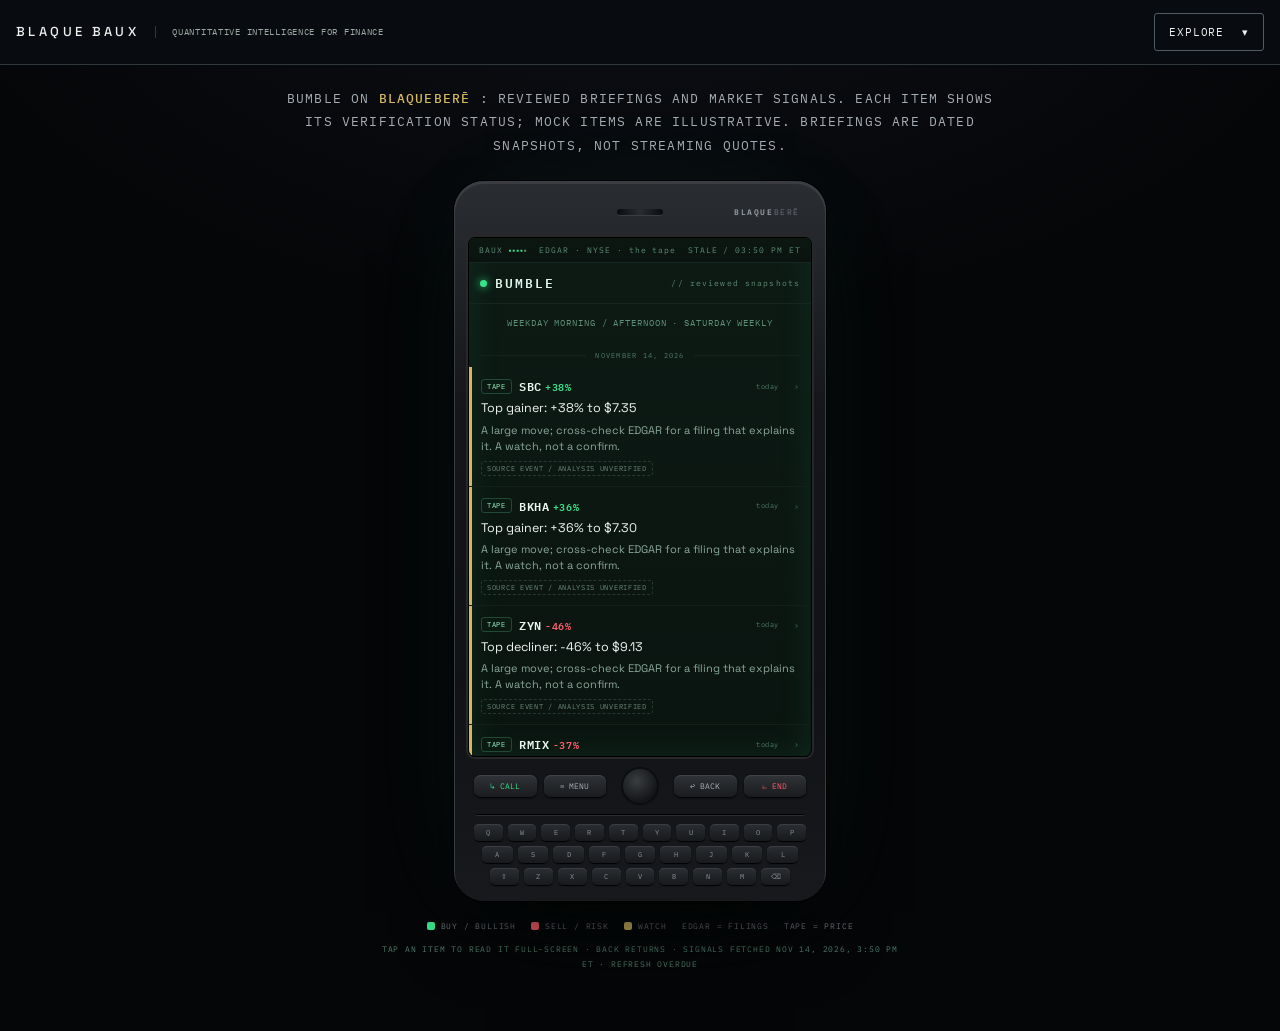
<file: bumble/index.html>
<!doctype html>
<html lang="en">
<head>
<meta charset="utf-8">
<meta name="viewport" content="width=device-width,initial-scale=1">
<title>BUMBLE / BlaqueBerē : the signal terminal</title>
<meta name="description" content="BUMBLE: a terminal of reviewed briefings and significant market events (insider clusters, activist stakes, tape movers) routed to the Blaque Baux sleeve library, in a BlaqueBerē handheld.">
<link rel="canonical" href="https://www.blaquebaux.com/bumble/">
<link rel="icon" href="/favicon.svg" type="image/svg+xml">
<meta name="robots" content="index,follow,max-image-preview:large">
<meta name="author" content="Carter Warrens">
<meta property="og:title" content="BUMBLE / BlaqueBerē : the signal terminal">
<meta property="og:description" content="Significant market events routed to the Blaque Baux sleeve library, in a BlaqueBerē handheld.">
<meta property="og:type" content="website"><meta property="og:url" content="https://www.blaquebaux.com/bumble/">
<meta property="og:image" content="https://www.blaquebaux.com/assets/blaque-baux-social.png"><meta name="theme-color" content="#050608">
<style>
@import url('https://fonts.googleapis.com/css2?family=Space+Grotesk:wght@400;500;600&family=IBM+Plex+Mono:wght@300;400;500;600&display=swap');
:root{--bg:#050608;--fg:#f4f4f1;--muted:#858b91;--line:#252b32;--green:#35e38a;--red:#ff5d6c;--amber:#d3b85f;--screen:#0a1410;--screenglow:#0d1a14}
*{box-sizing:border-box}
body{margin:0;background:radial-gradient(1200px 700px at 50% -10%,#0d1016,#050608 60%);color:var(--fg);font-family:"Space Grotesk",sans-serif;min-height:100vh;display:flex;flex-direction:column;align-items:center;padding:30px 16px 60px}
.caption{font:9px "IBM Plex Mono";letter-spacing:.18em;text-transform:uppercase;color:#6b7178;margin-bottom:20px;text-align:center;max-width:560px;line-height:1.7}
.caption b{color:var(--amber);font-weight:500}
.bb{width:min(372px,100%);border-radius:30px;padding:16px 14px 12px;background:linear-gradient(180deg,#2a2d31,#141619 32%,#101215 70%,#17191c);box-shadow:0 0 0 1px #000,0 2px 0 1px #3a3d41 inset,0 40px 80px -30px #000,0 0 120px -40px #35e38a22;position:relative}
.bb-top{display:flex;align-items:center;justify-content:center;gap:12px;height:30px;position:relative}
.speaker{width:46px;height:6px;border-radius:4px;background:linear-gradient(90deg,#0a0b0d,#2a2d31,#0a0b0d);box-shadow:0 1px 0 #3a3d41}
.brand{position:absolute;right:12px;font:8px "IBM Plex Mono";letter-spacing:.2em;color:#6b7178;text-transform:uppercase}.brand b{color:#9aa0a6;font-weight:600}
.screen{margin-top:10px;border-radius:7px;background:linear-gradient(180deg,var(--screenglow),var(--screen));border:1px solid #000;box-shadow:0 0 0 2px #26282c,0 0 40px -6px #35e38a22 inset;overflow:hidden}
.statusbar{display:flex;justify-content:space-between;align-items:center;padding:7px 10px;font:8px "IBM Plex Mono";letter-spacing:.12em;color:#5f8f78;border-bottom:1px solid #16271f;background:linear-gradient(180deg,#0c1712,#0a130f)}.statusbar .sig b{color:var(--green)}
.apphead{display:flex;align-items:center;gap:8px;padding:9px 11px;border-bottom:1px solid #16271f;font:600 13px "IBM Plex Mono";letter-spacing:.16em;color:#dff5ea}
.apphead .feed-status{width:7px;height:7px;border-radius:50%;background:var(--green);box-shadow:0 0 8px var(--green);animation:pulse 2s infinite}
@keyframes pulse{0%,100%{opacity:1}50%{opacity:.35}}
.apphead .sub{font:8px "IBM Plex Mono";letter-spacing:.14em;color:#5f8f78;font-weight:400;margin-left:auto}
.apphead .back{background:transparent;border:0;padding:0;cursor:pointer;color:var(--green);font-size:15px;line-height:1;margin-right:2px}.apphead .back:hover{color:#8affc9}
.view{height:452px;overflow-y:auto}.view::-webkit-scrollbar{width:0}
.datesep{display:flex;align-items:center;gap:9px;padding:9px 11px 7px;color:#4f7d68;font:7px "IBM Plex Mono";letter-spacing:.18em;text-transform:uppercase}.datesep::before,.datesep::after{content:"";height:1px;background:#14231b;flex:1}
.msg{display:flex;border-bottom:1px solid #112019;cursor:pointer;transition:background .15s}.msg:hover{background:#0c1813}
.msg .accent{width:3px;flex:0 0 3px}.msg.buy .accent{background:var(--green)}.msg.sell .accent{background:var(--red)}.msg.watch .accent{background:var(--amber)}.msg.brief .accent{background:linear-gradient(180deg,var(--green),var(--amber))}
.msg .body{padding:9px 11px 10px 9px;min-width:0;flex:1}
.meta{display:flex;align-items:center;gap:7px;margin-bottom:4px}
.chip{font:7px "IBM Plex Mono";letter-spacing:.1em;padding:2px 5px;border-radius:3px;text-transform:uppercase;border:1px solid;white-space:nowrap}
.chip.edgar{color:#8fd7ff;border-color:#2b4a5c;background:#0c1a22}.chip.tape{color:#9affc9;border-color:#204a37;background:#0a1a13}.chip.chain{color:#ffd79a;border-color:#4a3a20;background:#1a140a}.chip.wire{color:#ff9aa8;border-color:#4a2028;background:#1a0a0e}.chip.brief{color:#dff5ea;border-color:#2f5a46;background:#0e1f18}
.tkr{font:600 12px "IBM Plex Mono";letter-spacing:.06em;color:#eaf6ef}.pct{font:600 10px "IBM Plex Mono";margin-left:3px}.pct.up{color:var(--green)}.pct.dn{color:var(--red)}
.time{margin-left:auto;font:7px "IBM Plex Mono";color:#4f7d68;letter-spacing:.08em}.chev{color:#2f5a46;font:11px "IBM Plex Mono";margin-left:7px}
.head{font:400 12.5px/1.4 "Space Grotesk";color:#eef3f0}.head b{font-weight:600}
.note{margin-top:5px;font:400 11px/1.45 "Space Grotesk";color:#8aa79a}
.evi{display:inline-block;margin-top:6px;font:7px "IBM Plex Mono";letter-spacing:.1em;text-transform:uppercase;color:#6b8a7c;border:1px dashed #243a30;border-radius:3px;padding:2px 5px}
.detail{display:none;padding:13px 13px 24px}
.dt-kicker{font:7px "IBM Plex Mono";letter-spacing:.16em;text-transform:uppercase;color:#5f8f78;margin-bottom:7px}
.dt-title{font:600 17px/1.25 "Space Grotesk";color:#f2f8f5;letter-spacing:.01em;margin-bottom:4px}.dt-sub{font:8px "IBM Plex Mono";letter-spacing:.08em;color:#4f7d68;margin-bottom:13px}
.dt h4{font:600 8px "IBM Plex Mono";letter-spacing:.16em;text-transform:uppercase;color:#7fb39c;margin:16px 0 7px;padding-bottom:5px;border-bottom:1px solid #14231b}
.dt p{font:400 12px/1.6 "Space Grotesk";color:#c3d4cc;margin:0 0 9px}.dt p b{color:#eef3f0;font-weight:600}
.dt ul{margin:0 0 9px;padding-left:16px}.dt li{font:400 12px/1.55 "Space Grotesk";color:#c3d4cc;margin-bottom:4px}
.dt .pri{margin-top:12px;padding:10px;border:1px solid #2f5a46;border-radius:5px;background:#0e1f18;font:400 11.5px/1.55 "Space Grotesk";color:#dff5ea}.dt .pri b{color:var(--green)}
.dt .tag{display:inline-block;margin-top:10px;font:7px "IBM Plex Mono";letter-spacing:.1em;text-transform:uppercase;color:#6b8a7c;border:1px dashed #243a30;border-radius:3px;padding:3px 6px}
.fit{display:flex;gap:9px;margin:7px 0;align-items:flex-start}
.fit .verb{flex:0 0 46px;font:7px "IBM Plex Mono";letter-spacing:.06em;text-transform:uppercase;padding:3px 0;text-align:center;border-radius:3px;border:1px solid;margin-top:1px}
.fit.help .verb{color:var(--green);border-color:#204a37;background:#0a1a13}.fit.hurt .verb{color:var(--amber);border-color:#4a3a20;background:#1a140a}.fit.na .verb{color:#9aa0a6;border-color:#2a3138;background:#0e1216}
.fit .ft{font:400 11px/1.5 "Space Grotesk";color:#c3d4cc}.fit .ft b{color:#eef3f0;font:600 11px "IBM Plex Mono";letter-spacing:.03em}
.empty{padding:40px 16px;text-align:center;color:#5f8f78;font:9px "IBM Plex Mono";letter-spacing:.1em;line-height:2;text-transform:uppercase}
.bb-controls{padding:12px 6px 4px}
.navrow{display:grid;grid-template-columns:1fr 1fr 54px 1fr 1fr;gap:7px;align-items:center;margin-bottom:11px}
.key{height:22px;border-radius:7px;background:linear-gradient(180deg,#303337,#191b1e);box-shadow:0 1px 0 #3f4247 inset,0 1px 2px #000;display:flex;align-items:center;justify-content:center;font:8px "IBM Plex Mono";color:#aab0b6}.key.call{color:var(--green)}.key.end{color:var(--red)}.key.nav{cursor:pointer}.key.nav:hover{color:#fff}
.trackpad{height:34px;width:34px;margin:auto;border-radius:50%;background:radial-gradient(circle at 40% 35%,#3a3d41,#131517 70%);box-shadow:0 0 0 2px #0c0d0f,0 1px 2px #000}
.kbd{display:grid;grid-template-columns:repeat(10,1fr);gap:5px}.kbd .k{height:17px;border-radius:5px;background:linear-gradient(180deg,#2b2e32,#17191c);box-shadow:0 1px 0 #3a3d41 inset,0 1px 1px #000;font:7px "IBM Plex Mono";color:#8b9196;display:flex;align-items:center;justify-content:center}
.frets{height:1px;background:#000;margin:9px 2px 0;box-shadow:0 1px 0 #2a2d31}
.legend{margin-top:20px;display:flex;gap:15px;flex-wrap:wrap;justify-content:center;font:8px "IBM Plex Mono";letter-spacing:.1em;text-transform:uppercase;color:#6b7178}.legend span{display:flex;align-items:center;gap:6px}.legend i{width:8px;height:8px;border-radius:2px;display:inline-block}.legend .g{background:var(--green)}.legend .r{background:var(--red)}.legend .a{background:var(--amber)}
.hint{margin-top:11px;font:8px "IBM Plex Mono";letter-spacing:.1em;text-transform:uppercase;color:#4f7d68;text-align:center;max-width:520px;line-height:1.8}
@media(min-width:768px){.caption{font-size:13px;letter-spacing:.09em;color:#a6adb4;max-width:720px;line-height:1.8;margin-bottom:24px}}
.article-table{overflow-x:auto;margin:10px 0}.article-table table{width:100%;border-collapse:collapse;font:10px/1.5 "IBM Plex Mono",monospace;color:#c3d4cc}.article-table th,.article-table td{text-align:left;padding:7px 4px;border-bottom:1px solid #243a30}.article-table th{color:#7fb39c}
</style>
<link rel="stylesheet" href="/assets/navigation.css">
<script src="/assets/navigation.js" defer></script>
</head>
<body class="bb-terminal-page">
<nav class="bb-site-nav" aria-label="Site navigation"><div class="bb-nav-inner"><a class="bb-wordmark" href="/">BLAQUE BAUX</a><span class="bb-positioning">Quantitative Intelligence for Finance</span><details class="bb-menu"><summary>Explore</summary><div class="bb-menu-panel"><a href="/">Home</a><a href="/analysis/">Analysis</a><a href="/start/">Start here</a><a href="/#system">System</a><a href="/corpus/">Corpus</a><a href="/labs/">Labs</a><a href="/capstone/">Capstone</a><a href="/block/">Block</a><a href="/tracker/">Tracker</a><a href="/toolkit/">Toolkit</a><a href="/bumble/" aria-current="page">Bumble</a><a href="/about/">About</a><a href="/evidence/">Data & evidence</a><a href="/#carter-warrens">Carter Warrens</a><a href="https://github.com/blaquebaux" target="_blank" rel="noopener noreferrer">GitHub ↗</a></div></details></div></nav>
<div class="caption">BUMBLE on <b>BlaqueBerē</b> : reviewed briefings and market signals. Each item shows its verification status; mock items are illustrative. Briefings are dated snapshots, not streaming quotes.</div>
<div class="bb">
  <div class="bb-top"><span class="speaker"></span><span class="brand"><b>Blaque</b>Berē</span></div>
  <div class="screen">
    <div class="statusbar"><span class="sig">BAUX <b>&#9642;&#9642;&#9642;&#9642;</b>&#9642;</span><span>EDGAR &middot; NYSE &middot; the tape</span><span id="clock">--:-- &#9646;84%</span></div>
    <div class="apphead" id="apphead"><span class="feed-status"></span>BUMBLE<span class="sub">// reviewed snapshots</span></div>
    <div class="view" id="feed"><div class="empty">loading the tape&hellip;</div></div>
    <div class="view detail" id="detail"></div>
  </div>
  <div class="bb-controls">
    <div class="navrow"><div class="key call">&#8627; CALL</div><div class="key">&#8801; MENU</div><div class="trackpad"></div><div class="key nav" onclick="goBack()">&#8617; BACK</div><div class="key end">&#9089; END</div></div>
    <div class="frets"></div>
    <div class="kbd" style="margin-top:9px"><div class="k">Q</div><div class="k">W</div><div class="k">E</div><div class="k">R</div><div class="k">T</div><div class="k">Y</div><div class="k">U</div><div class="k">I</div><div class="k">O</div><div class="k">P</div></div>
    <div class="kbd" style="margin-top:5px;grid-template-columns:repeat(9,1fr);padding:0 8px"><div class="k">A</div><div class="k">S</div><div class="k">D</div><div class="k">F</div><div class="k">G</div><div class="k">H</div><div class="k">J</div><div class="k">K</div><div class="k">L</div></div>
    <div class="kbd" style="margin-top:5px;grid-template-columns:repeat(9,1fr);padding:0 16px"><div class="k">&#8679;</div><div class="k">Z</div><div class="k">X</div><div class="k">C</div><div class="k">V</div><div class="k">B</div><div class="k">N</div><div class="k">M</div><div class="k">&#9003;</div></div>
  </div>
</div>
<div class="legend"><span><i class="g"></i> buy / bullish</span><span><i class="r"></i> sell / risk</span><span><i class="a"></i> watch</span><span>EDGAR = filings</span><span>TAPE = price</span></div>
<div class="hint" id="hint">tap an item to read it full-screen &middot; BACK returns</div>

<script>
let ITEMS = [];
let articles = [];
const feedEl = document.getElementById("feed"), detailEl = document.getElementById("detail"), apphead = document.getElementById("apphead");
const chipClass = s => ({EDGAR:"edgar",TAPE:"tape",CHAIN:"chain",WIRE:"wire",PULSE:"brief",WEEKLY:"brief"}[s] || "edgar");
const esc = s => String(s==null?"":s).replace(/[&<>"\']/g,c=>({"&":"&amp;","<":"&lt;",">":"&gt;",'"':"&quot;","\'":"&#39;"}[c]));

function render(){
  if(!ITEMS.length){ feedEl.innerHTML = '<div class="empty">no events on the tape right now.<br>the feed refreshes intraday.</div>'; return; }
  let html = "", lastDate = null;
  ITEMS.forEach((e,i)=>{
    if(e.date !== lastDate){ lastDate = e.date; html += `<div class="datesep">${esc(e.date)}</div>`; }
    const pct = e.pct ? `<span class="pct ${e.pdir==="up"?"up":"dn"}">${esc(e.pct)}</span>` : "";
    html += `<div class="msg ${esc(e.cls)}" role="button" tabindex="0" onkeydown="if(event.key==='Enter'||event.key===' '){event.preventDefault();openDetail(${i})}" onclick="openDetail(${i})"><div class="accent"></div><div class="body">
      <div class="meta"><span class="chip ${chipClass(e.sender)}">${esc(e.chip)}</span><span class="tkr">${esc(e.tkr)}${pct}</span><span class="time">${esc(e.time)}</span><span class="chev">&rsaquo;</span></div>
      <div class="head">${esc(e.head)}</div><div class="note">${esc(e.note)}</div><div class="evi">${esc(e.article ? editorialLabel(e.article) : "SOURCE EVENT / ANALYSIS UNVERIFIED")}</div></div></div>`;
  });
  feedEl.innerHTML = html;
}
function fitRow(verb, cls, arr){ return `<div class="fit ${cls}"><span class="verb">${verb}</span><span class="ft"><b>${arr.map(esc).join(" &middot; ")}</b></span></div>`; }
function openDetail(i){
  if (ITEMS[i].article) { location.hash = "brief/" + ITEMS[i].article.id; showArticle(ITEMS[i].article); return; }
  const e = ITEMS[i], d = e.detail || {};
  let h = `<div class="dt-kicker">${esc(d.kicker||e.chip)}</div><div class="dt-title">${esc(d.title||e.head)}</div><div class="dt-sub">${esc(d.sub||"")}</div><div class="dt">`;
  (d.sections||[]).forEach(s=>{ h += `<h4>${esc(s.h)}</h4>`; if(s.p) h += `<p>${esc(s.p)}</p>`; if(s.list) h += `<ul>${s.list.map(x=>`<li>${esc(x)}</li>`).join("")}</ul>`; });
  if(e.fit){
    h += `<h4>Sleeve fit &middot; if you act on this</h4><p>${esc(e.fit.intro||"")}</p>`;
    if(e.fit.with && e.fit.with.length) h += fitRow("with","help",e.fit.with);
    if(e.fit.against && e.fit.against.length) h += fitRow("against","hurt",e.fit.against);
    if(e.fit.na && e.fit.na.length) h += fitRow("n/a","na",e.fit.na.slice(0,6));
  }
  if(d.pri) h += `<div class="pri">${esc(d.pri).replace(/^Potential outcome:/,"<b>Potential outcome:</b>")}</div>`;
  if(e.evi) h += `<div class="tag">${esc(e.evi)}</div>`;
  h += `</div>`;
  detailEl.innerHTML = h; feedEl.style.display = "none"; detailEl.style.display = "block"; detailEl.scrollTop = 0;
  apphead.innerHTML = `<span class="back" onclick="goBack()">&lsaquo;</span> BUMBLE <span class="sub">// ${esc(e.tkr)}</span>`;
}
function goBack(){
  if(location.hash) history.replaceState(null, "", location.pathname + location.search); detailEl.style.display = "none"; feedEl.style.display = "block"; apphead.innerHTML = `<span class="feed-status"></span>BUMBLE<span class="sub">// reviewed snapshots</span>`; }

const editorialLabel = a => a.status === "verified" ? "VERIFIED EDITORIAL SNAPSHOT" : a.status === "archived-unverified" ? "ARCHIVED / VERIFICATION PENDING" : "MOCK / ILLUSTRATIVE";
const et = t => new Date(t).toLocaleString("en-US", {timeZone:"America/New_York", dateStyle:"medium",timeStyle:"short"}) + " ET";
function showArticle(a){
  const label = editorialLabel(a);
  detailEl.innerHTML = `<div class="dt-kicker">${esc(a.kind)} · ${label}</div><div class="dt-title">${esc(a.title)}</div><div class="dt-sub">${a.original_edition_date ? "Original edition: " + esc(a.original_edition_date) : "Published " + esc(et(a.published_at))}<br>Observed ${esc(et(a.observed_at))}${a.archived_at ? "<br>Archived " + esc(et(a.archived_at)) : ""}</div><div class="dt">` + (a.source_note ? `<div class="pri">${esc(a.source_note)}</div>` : "") +
    a.sections.map(s=>`<h4>${esc(s.heading)}</h4>`+(s.paragraphs||[]).map(p=>`<p>${esc(p)}</p>`).join("")+(s.table ? `<div class="article-table"><table><thead><tr>${s.table.headers.map(x=>`<th scope="col">${esc(x)}</th>`).join("")}</tr></thead><tbody>${s.table.rows.map(row=>`<tr>${row.map(x=>`<td>${esc(x)}</td>`).join("")}</tr>`).join("")}</tbody></table></div>` : "")+(s.list ? `<ul>${s.list.map(p=>`<li>${esc(p)}</li>`).join("")}</ul>` : "")).join("") +
    (a.signal ? `<div class="pri">${esc(a.signal)}</div>` : "") + `<h4>Sources</h4>` +
    a.sources.map(s=>`<a class="tag" href="${esc(s.url)}" target="_blank" rel="noopener noreferrer">${esc(s.label)}</a> `).join("") +
    `<p>Reviewed by ${esc(a.reviewed_by)}</p><a class="tag" href="#">All articles</a>` +
    articles.filter(x=>x.id!==a.id).map(x=>`<a class="tag" href="#brief/${esc(x.id)}">${esc(x.title)} · ${esc(et(x.published_at))}</a>`).join(" ") + `</div>`;
  feedEl.style.display="none"; detailEl.style.display="block"; detailEl.scrollTop=0;
  apphead.innerHTML=`<button class="back" onclick="goBack()" aria-label="Back to feed">‹</button> BUMBLE<span class="sub">// ${esc(a.kind)} brief</span>`;
}
function route(){
  const id = location.hash.replace(/^#brief\//, "");
  const a = articles.find(x=>x.id===id);
  if(a) showArticle(a); else {goBack(); if(id) feedEl.insertAdjacentHTML("afterbegin", '<div class="empty">Article unavailable</div>');}
}
window.addEventListener("hashchange", route);
Promise.allSettled([fetch("feed.json?t=" + Date.now(), {cache:"no-store"}).then(r=>{if(!r.ok)throw Error();return r.json();}),fetch("briefings.json?t=" + Date.now(), {cache:"no-store"}).then(r=>{if(!r.ok)throw Error();return r.json();})]).then(([signals,briefs])=>{
  articles = briefs.status === "fulfilled" ? briefs.value.articles || [] : [];
  ITEMS = signals.status === "fulfilled" ? signals.value.events || [] : [];
  ITEMS = articles.map(a=>({article:a,sender:a.kind==="weekly"?"WEEKLY":"PULSE",chip:a.kind==="weekly"?"WEEKLY":"PULSE",tkr:a.kind==="weekly"?"WEEKLY BRIEF":"MARKET PULSE",cls:"brief",date:new Date(a.published_at).toLocaleDateString("en-US",{timeZone:"America/New_York",year:"numeric",month:"long",day:"numeric"}),ts:a.published_at,time:a.kind === "weekly" ? "WEEKLY" : new Date(a.published_at).toLocaleTimeString("en-US",{timeZone:"America/New_York",hour:"numeric",minute:"2-digit"}) + " ET",head:a.title,note:a.summary})).concat(ITEMS);
  ITEMS.sort((a,b)=>Date.parse(b.ts)-Date.parse(a.ts)); render();
  feedEl.insertAdjacentHTML("afterbegin", `<div class="empty" style="padding:10px">${briefs.status === "rejected" ? "Briefings unavailable; retry later" : articles.length ? "Weekday morning / afternoon · Saturday weekly" : "No reviewed briefings published yet"}</div>`);
  if(signals.status === "rejected") feedEl.insertAdjacentHTML("beforeend", '<div class="empty">Market signals unavailable</div>');
  const generated = signals.status === "fulfilled" && signals.value.generated_at;
  const signalAgeHours = generated ? (Date.now() - Date.parse(generated)) / 3600000 : Infinity;
  document.getElementById("clock").textContent = generated ? (signalAgeHours > 36 ? "STALE / " : "AS OF / ") + new Date(generated).toLocaleTimeString("en-US",{timeZone:"America/New_York",hour:"2-digit",minute:"2-digit"}) + " ET" : "No signal timestamp";
  if(generated) document.getElementById("hint").append(document.createTextNode(" · Signals fetched " + et(generated) + (signalAgeHours > 36 ? " · refresh overdue" : "")));
  route();
});
</script>
</body>
</html>
</file>
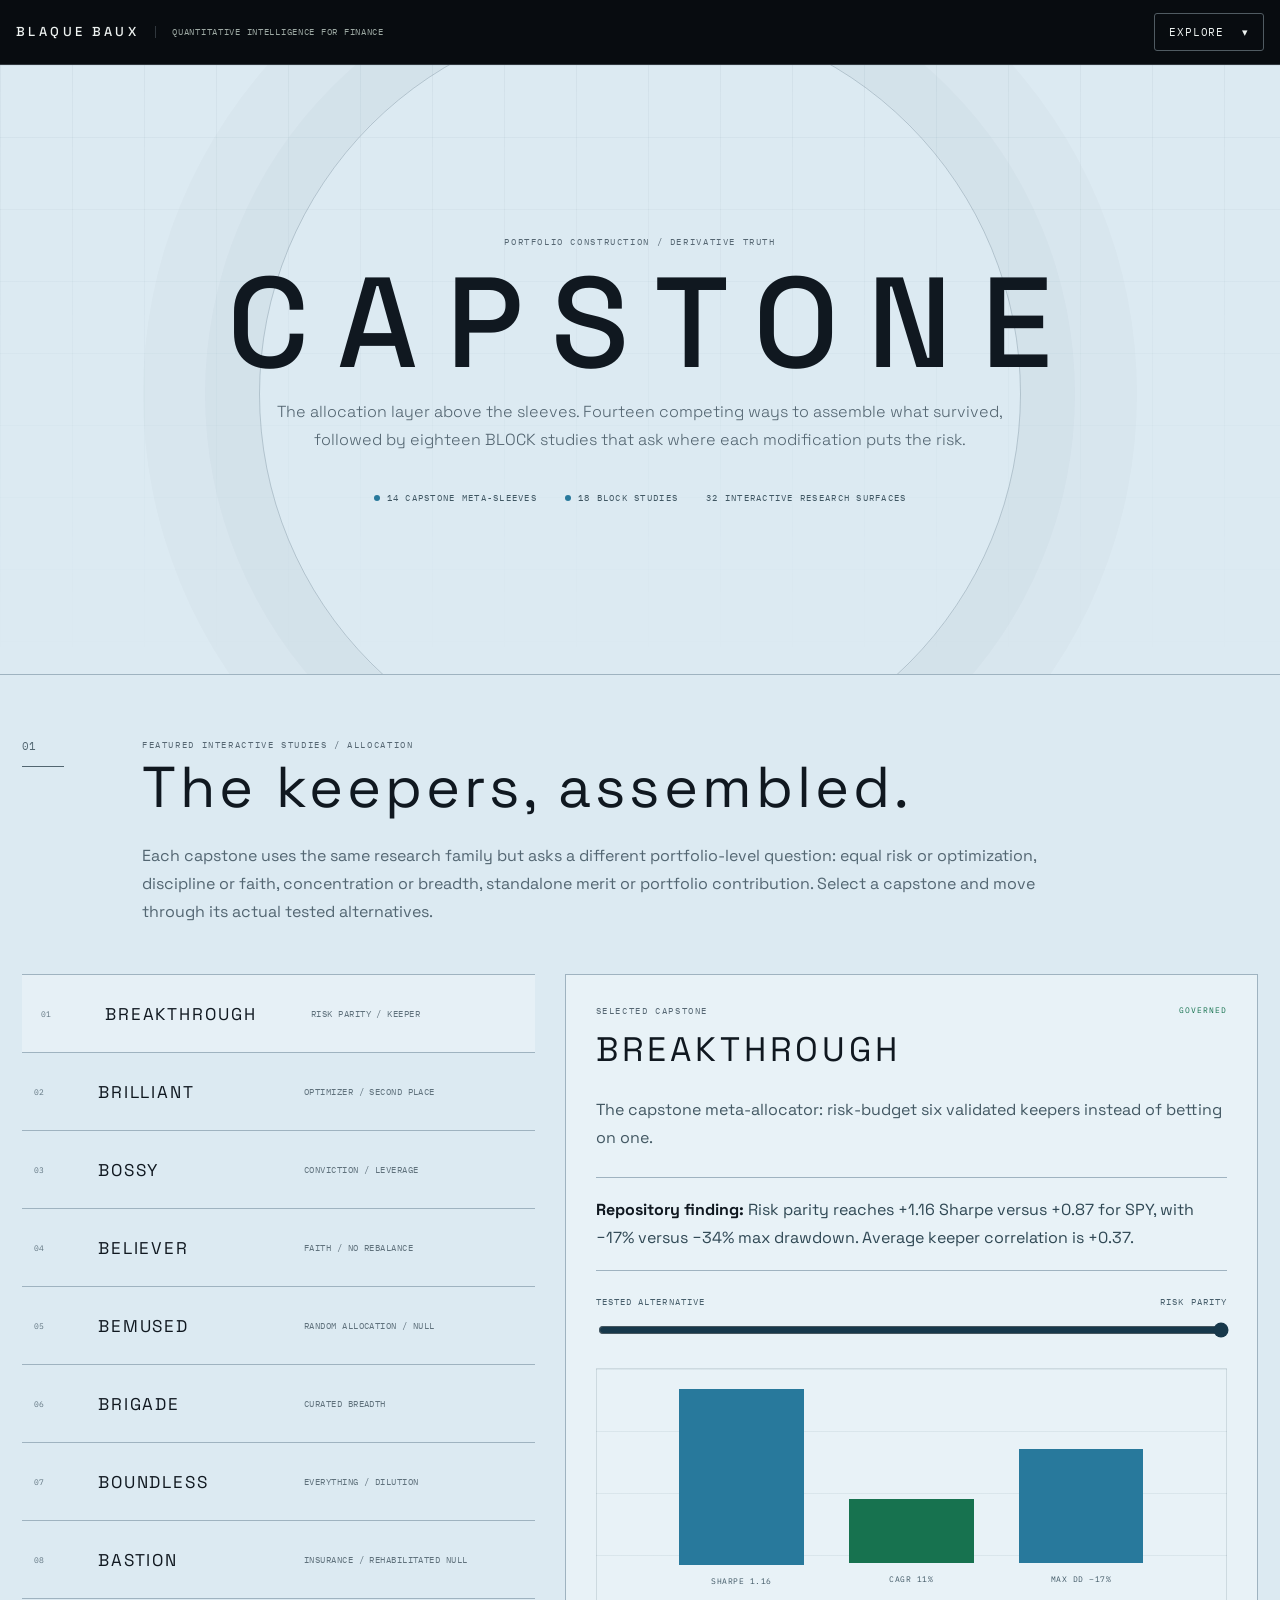
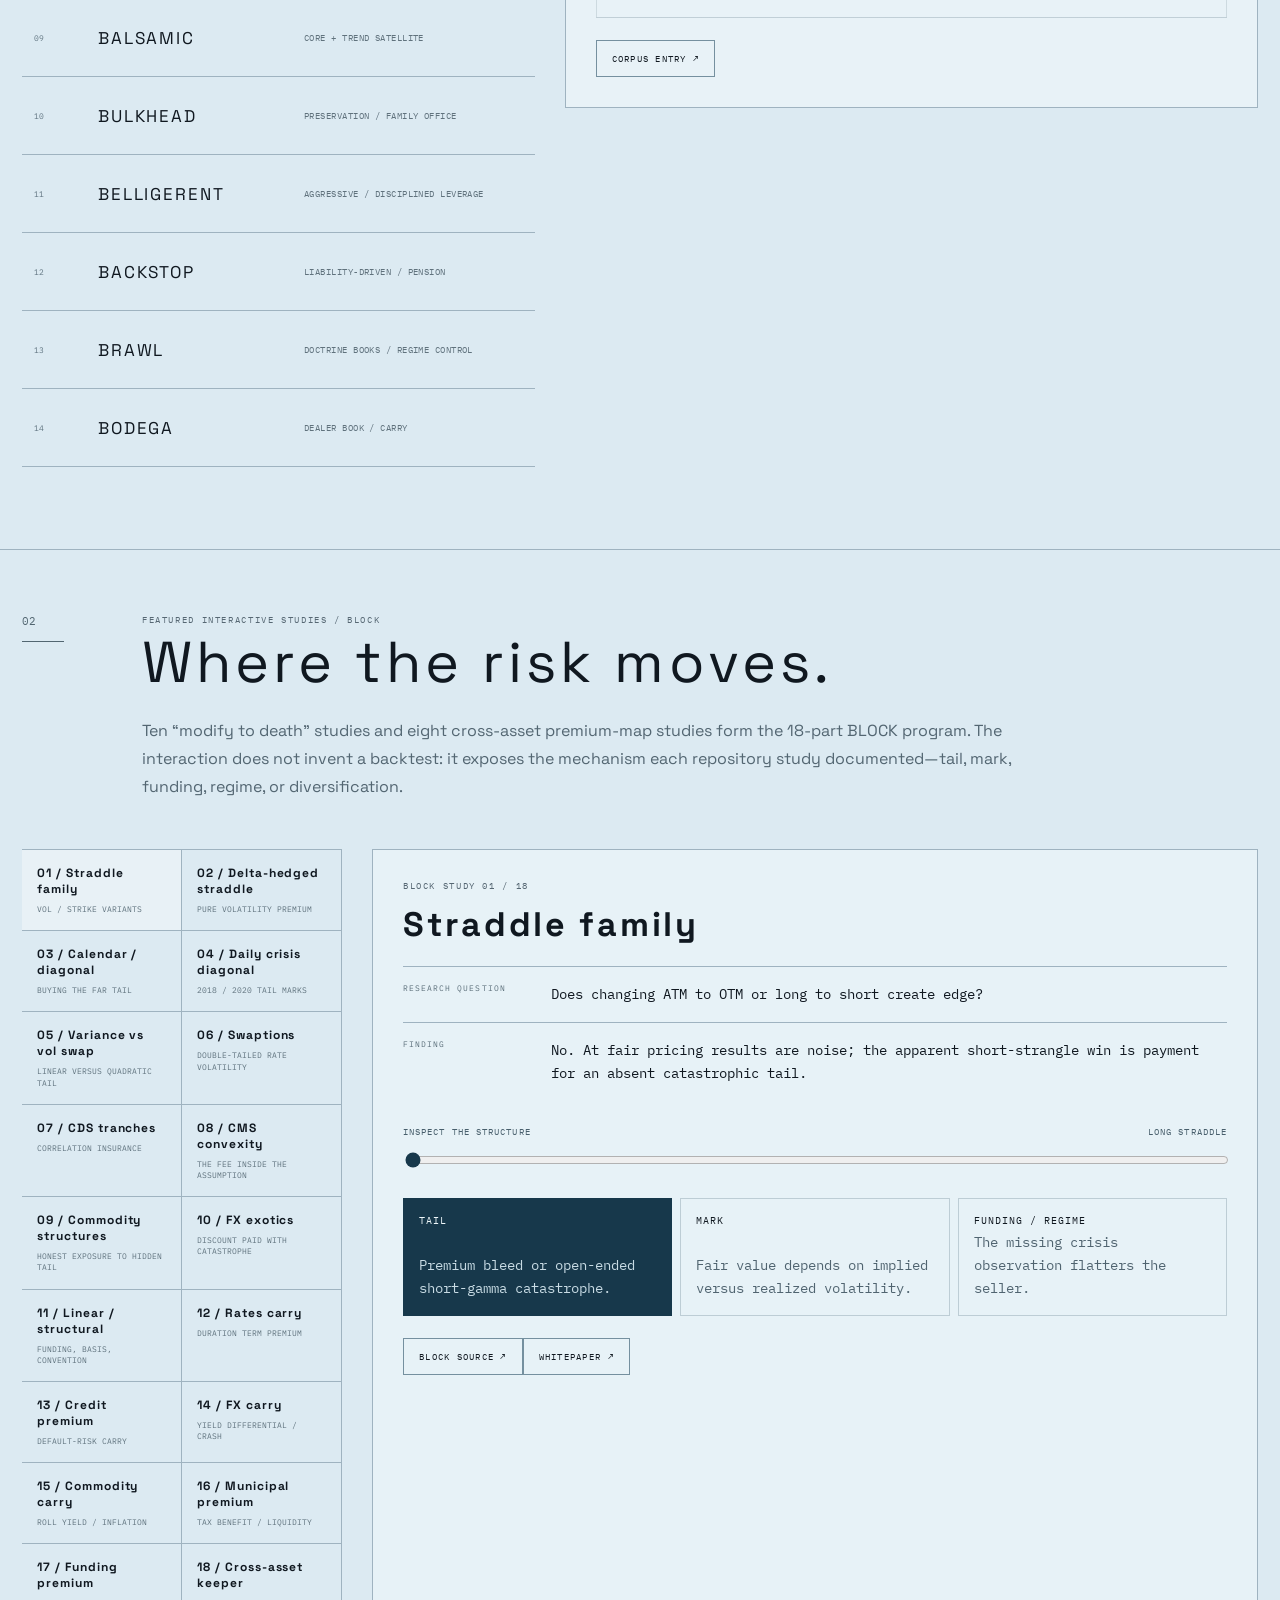
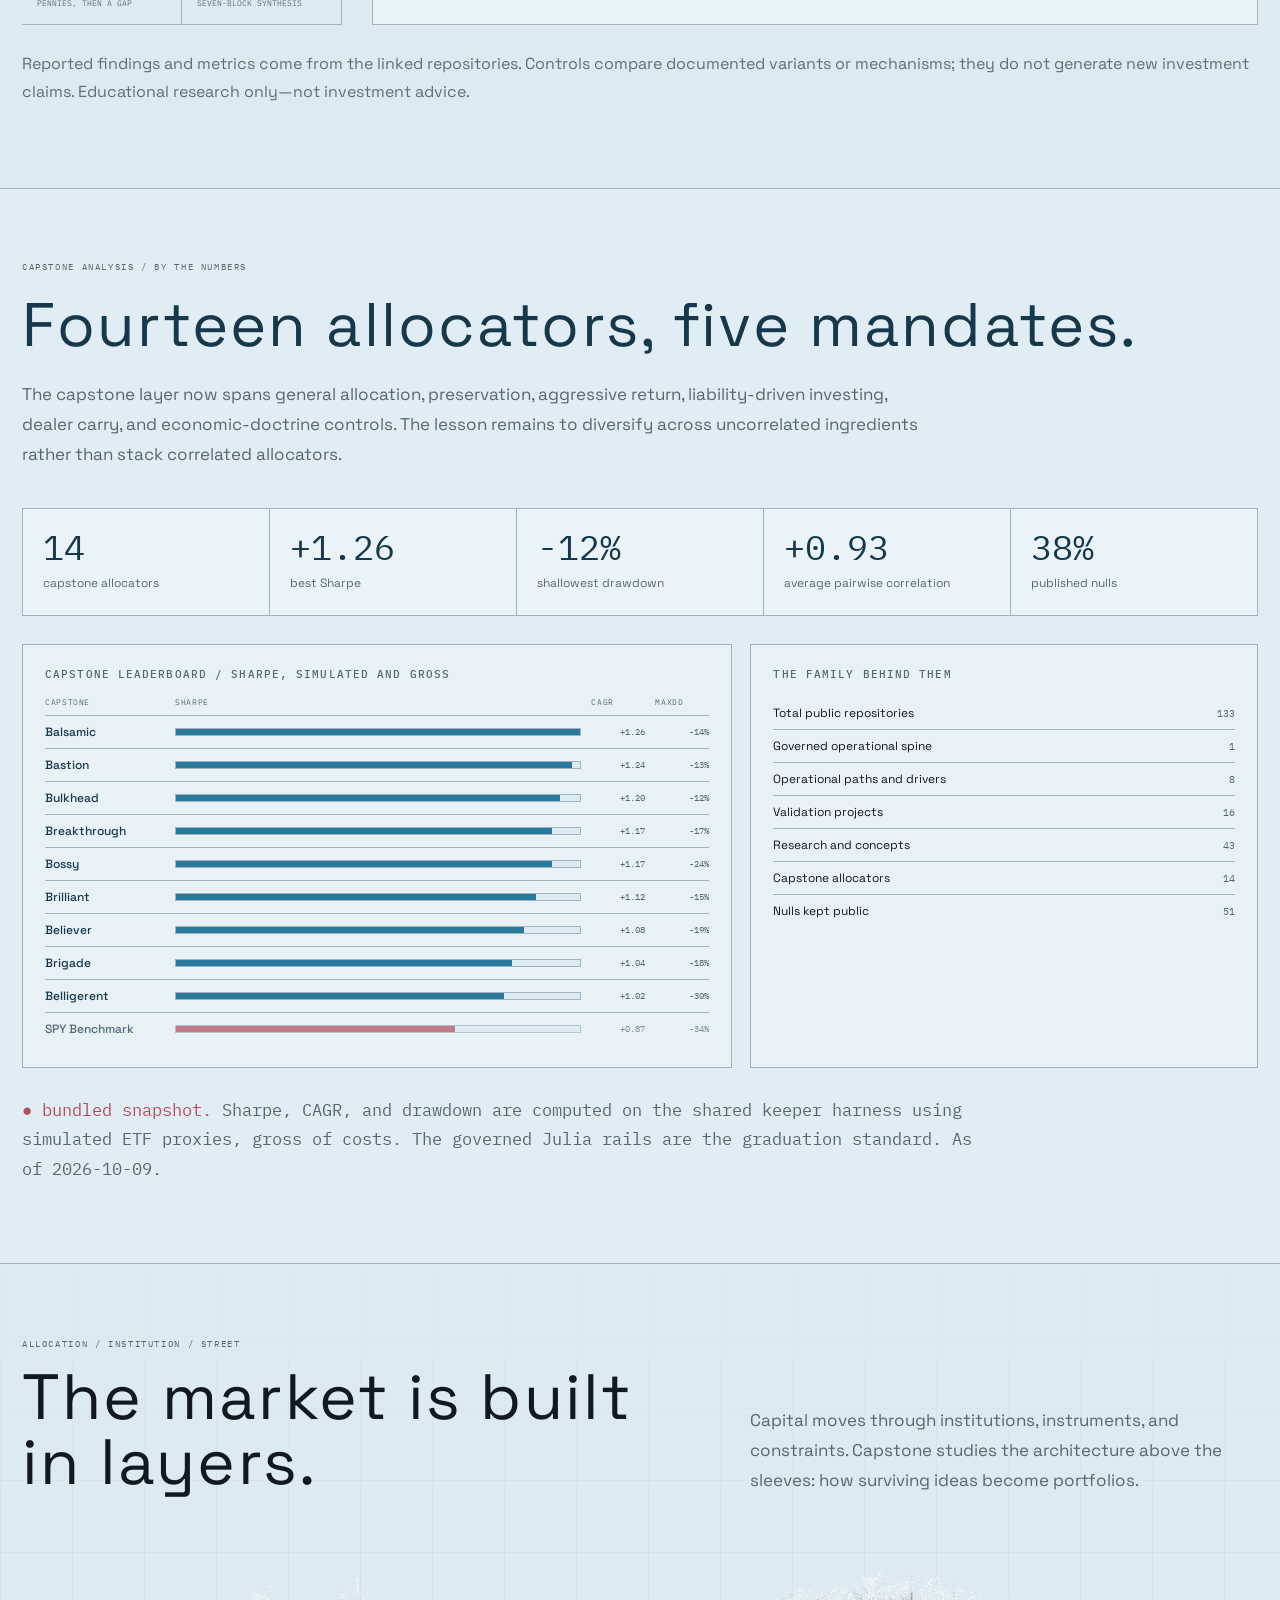
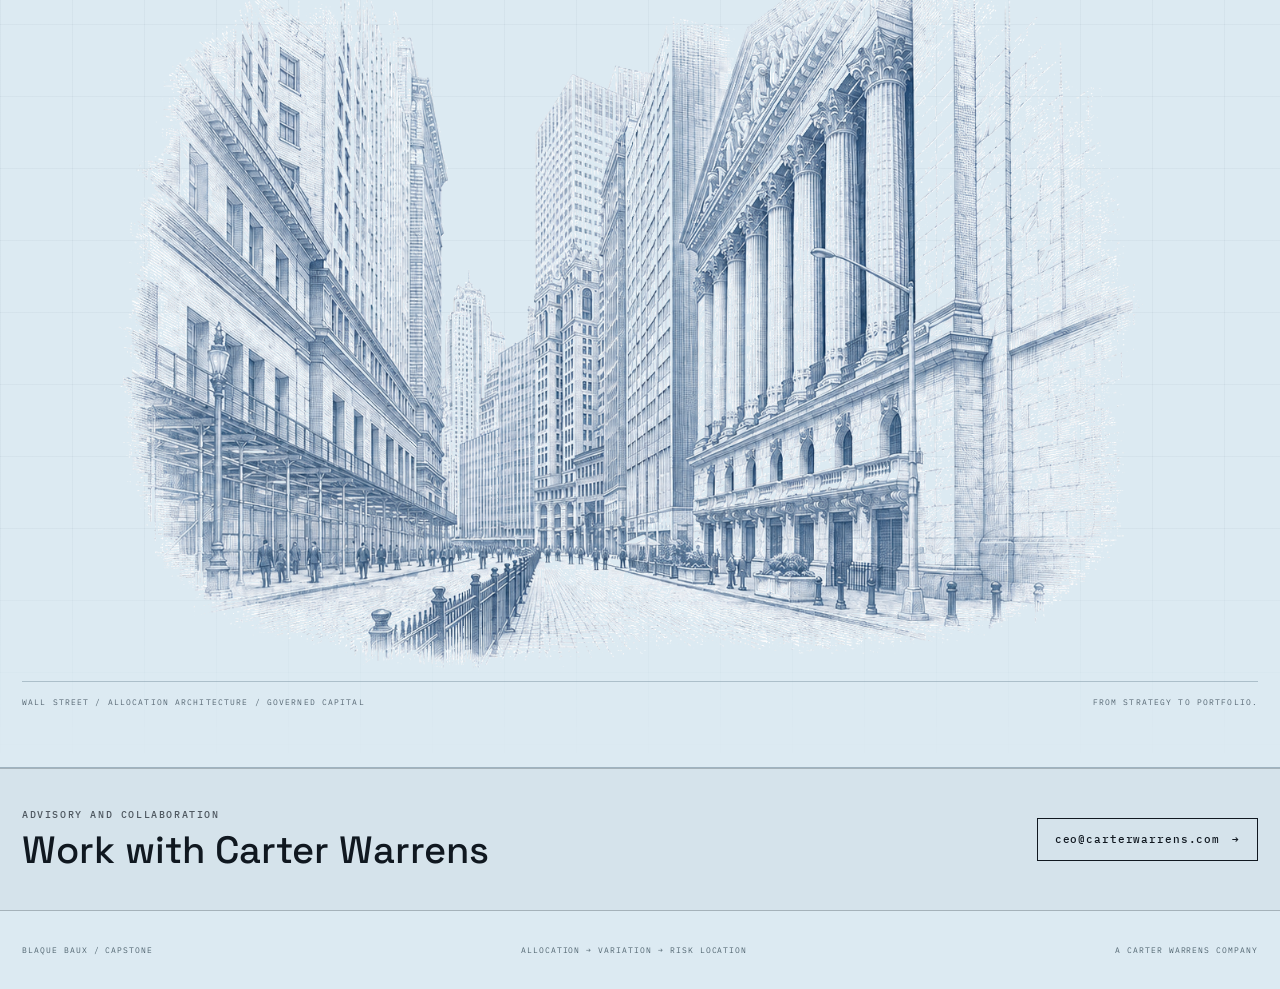
<file: capstone/index.html>
<!doctype html>
<html lang="en">
<head>
<meta charset="utf-8">
<meta name="viewport" content="width=device-width,initial-scale=1">
<title>BLAQUE BAUX CAPSTONE — Portfolio Construction & Derivatives Analysis</title>
<meta name="description" content="Explore 14 BLAQUE BAUX capstone meta-sleeves and 18 interactive BLOCK studies covering portfolio construction, risk allocation, derivative variations, and cross-asset analysis.">
<link rel="canonical" href="https://www.blaquebaux.com/capstone/">
<link rel="icon" href="/favicon.svg" type="image/svg+xml">
<meta name="robots" content="index,follow,max-image-preview:large,max-snippet:-1">
<meta name="author" content="Carter Warrens">
<meta property="og:title" content="BLAQUE BAUX CAPSTONE — The Allocation Layer">
<meta property="og:description" content="Fourteen portfolio-construction meta-sleeves and 18 interactive BLOCK research studies.">
<meta property="og:type" content="website"><meta property="og:url" content="https://www.blaquebaux.com/capstone/">
<meta property="og:site_name" content="BLAQUE BAUX"><meta property="og:image" content="https://www.blaquebaux.com/assets/blaque-baux-social.png">
<meta name="twitter:card" content="summary_large_image"><meta name="twitter:title" content="BLAQUE BAUX CAPSTONE — The Allocation Layer"><meta name="twitter:description" content="Fourteen portfolio-construction meta-sleeves and 18 interactive BLOCK research studies."><meta name="twitter:image" content="https://www.blaquebaux.com/assets/blaque-baux-social.png">
<meta name="theme-color" content="#dceaf2">
<script type="application/ld+json">{"@context":"https://schema.org","@type":"CollectionPage","@id":"https://www.blaquebaux.com/capstone/#webpage","url":"https://www.blaquebaux.com/capstone/","name":"BLAQUE BAUX CAPSTONE — Portfolio Construction and Derivatives Analysis","description":"Fourteen interactive portfolio-construction meta-sleeves and 18 BLOCK derivatives and cross-asset research studies.","keywords":["portfolio construction","risk parity","asset allocation","derivatives analysis","quantitative finance","family office","hedge fund research","Julia finance"],"isPartOf":{"@id":"https://www.blaquebaux.com/#website"},"about":{"@id":"https://www.blaquebaux.com/#organization"},"inLanguage":"en-US"}</script>
<style>
@import url('https://fonts.googleapis.com/css2?family=Space+Grotesk:wght@400;500;600&family=IBM+Plex+Mono:wght@300;400;500&display=swap');
:root{--bg:#dceaf2;--panel:#eaf3f7;--ink:#101820;--muted:#566773;--line:#9fb3c0;--deep:#17384b;--blue:#28799c;--cyan:#45aac7;--red:#b64c5a;--green:#17724f}
*{box-sizing:border-box}html{scroll-behavior:smooth}body{margin:0;background:var(--bg);color:var(--ink);font-family:"Space Grotesk",sans-serif}a{color:inherit;text-decoration:none}.shell{width:min(1480px,calc(100% - 44px));margin:auto}.micro{font:9px "IBM Plex Mono";letter-spacing:.18em;text-transform:uppercase;color:var(--muted)}
nav{position:sticky;top:0;z-index:30;background:rgba(220,234,242,.92);backdrop-filter:blur(16px);border-bottom:1px solid var(--line)}.nav{height:72px;display:flex;align-items:center;justify-content:space-between}.brand{font-size:14px;letter-spacing:.32em;font-weight:500}.links{display:flex;gap:27px;font:9px "IBM Plex Mono";letter-spacing:.15em;text-transform:uppercase;color:#53636d}
.hero{min-height:610px;display:grid;place-items:center;position:relative;overflow:hidden;border-bottom:1px solid var(--line)}.hero:before{content:"";position:absolute;inset:0;background:linear-gradient(rgba(23,56,75,.045) 1px,transparent 1px),linear-gradient(90deg,rgba(23,56,75,.045) 1px,transparent 1px);background-size:72px 72px;mask-image:linear-gradient(black,transparent)}.hero:after{content:"";position:absolute;width:760px;height:760px;border:1px solid rgba(23,56,75,.22);border-radius:50%;left:50%;top:54%;transform:translate(-50%,-50%);box-shadow:0 0 0 54px rgba(23,56,75,.025),0 0 0 116px rgba(23,56,75,.018)}.hero-inner{position:relative;z-index:1;text-align:center}.hero h1{margin:24px 0 22px;font-size:clamp(56px,10vw,150px);line-height:.82;letter-spacing:.22em;transform:translateX(.11em);font-weight:500}.hero p{max-width:790px;margin:auto;font:300 11px/1.9 "IBM Plex Mono";letter-spacing:.11em;text-transform:uppercase;color:#50626e}.statusline{margin-top:38px;display:flex;justify-content:center;gap:28px;flex-wrap:wrap;font:9px "IBM Plex Mono";letter-spacing:.14em;text-transform:uppercase;color:#405763}.dot{display:inline-block;width:6px;height:6px;border-radius:50%;background:var(--blue);margin-right:7px;animation:pulse 2.6s ease-in-out infinite}@keyframes pulse{50%{opacity:.3}}
.section{border-bottom:1px solid var(--line);padding:64px 0 82px}.section-head{display:grid;grid-template-columns:90px 1fr;gap:30px;margin-bottom:48px}.idx{font:11px "IBM Plex Mono";color:#526671}.idx:after{content:"";display:block;width:42px;border-top:1px solid #526671;margin-top:13px}.section-head h2{margin:0 0 18px;font-size:clamp(32px,4.5vw,68px);font-weight:400;letter-spacing:.07em}.section-head p{max-width:900px;margin:0;color:#536672;font-size:14px;line-height:1.75}
.workspace{display:grid;grid-template-columns:minmax(360px,.85fr) minmax(500px,1.15fr);gap:30px}.catalog{border-top:1px solid var(--line)}.row{display:grid;grid-template-columns:48px 190px 1fr;gap:16px;align-items:center;min-height:78px;border-bottom:1px solid var(--line);cursor:pointer;padding:0 12px;transition:.22s}.row:hover,.row.active{background:rgba(255,255,255,.28);padding-left:19px}.row .no{font:8px "IBM Plex Mono";color:#627682}.row .name{font-size:17px;letter-spacing:.11em}.row .brief{font:9px/1.5 "IBM Plex Mono";letter-spacing:.05em;text-transform:uppercase;color:#60727d}
.study{position:sticky;top:98px;height:max-content;border:1px solid var(--line);background:rgba(245,250,252,.48);padding:30px}.study-top{display:flex;justify-content:space-between;gap:20px}.study-name{font-size:34px;letter-spacing:.12em;margin-top:12px}.badge{font:8px "IBM Plex Mono";letter-spacing:.13em;text-transform:uppercase;color:var(--green);white-space:nowrap}.thesis{margin:25px 0;color:#435863;font-size:14px;line-height:1.75}.finding{padding:18px 0;border-top:1px solid var(--line);border-bottom:1px solid var(--line);font:12px/1.75 "IBM Plex Mono";color:#304854}.finding b{color:var(--ink)}.control{margin:25px 0}.control label{display:flex;justify-content:space-between;gap:20px;font:9px "IBM Plex Mono";letter-spacing:.12em;text-transform:uppercase;color:#485f6c}.control input{width:100%;margin-top:15px;accent-color:var(--deep)}
.metrics{height:250px;display:flex;align-items:flex-end;justify-content:center;gap:8%;padding:20px 5% 0;background:linear-gradient(rgba(23,56,75,.07) 1px,transparent 1px);background-size:100% 25%;border:1px solid rgba(23,56,75,.13)}.metric{width:22%;height:100%;display:flex;flex-direction:column;justify-content:flex-end;align-items:center}.bar{width:100%;min-height:7%;background:var(--deep);transition:.45s ease}.bar.good{background:var(--green)}.bar.warn{background:var(--red)}.bar.neutral{background:var(--blue)}.barlabel{height:54px;padding-top:10px;text-align:center;font:8px/1.5 "IBM Plex Mono";letter-spacing:.06em;text-transform:uppercase;color:#425966}.source{display:inline-block;margin-top:22px;border:1px solid #75909f;padding:12px 15px;font:9px "IBM Plex Mono";letter-spacing:.14em;text-transform:uppercase}
.block-wrap{display:grid;grid-template-columns:320px 1fr;gap:30px}.block-list{display:grid;grid-template-columns:1fr 1fr;border-top:1px solid var(--line)}.block-item{min-height:76px;border-right:1px solid var(--line);border-bottom:1px solid var(--line);padding:15px;cursor:pointer;transition:.2s}.block-item:hover,.block-item.active{background:rgba(255,255,255,.32)}.block-item b{display:block;font-size:12px;letter-spacing:.08em}.block-item span{display:block;margin-top:7px;font:8px/1.4 "IBM Plex Mono";color:#60737e;text-transform:uppercase}.block-detail{border:1px solid var(--line);background:rgba(245,250,252,.46);padding:30px}.block-detail h3{font-size:34px;letter-spacing:.08em;margin:12px 0 20px}.axis{display:grid;grid-template-columns:130px 1fr;gap:18px;border-top:1px solid var(--line);padding:16px 0}.axis-label{font:8px "IBM Plex Mono";letter-spacing:.13em;text-transform:uppercase;color:#5d707b}.axis-value{font:12px/1.6 "IBM Plex Mono"}.risk-map{display:grid;grid-template-columns:repeat(3,1fr);gap:8px;margin-top:25px}.risk-cell{min-height:118px;border:1px solid rgba(23,56,75,.2);padding:15px;display:flex;flex-direction:column;justify-content:space-between}.risk-cell b{font:10px "IBM Plex Mono";letter-spacing:.1em;text-transform:uppercase}.risk-cell span{font:9px/1.45 "IBM Plex Mono";color:#506470}.risk-cell.on{background:var(--deep);color:#eef7fa}.risk-cell.on span{color:#c8dbe4}.footnote{margin-top:25px;font:9px/1.7 "IBM Plex Mono";color:#5c707b;text-transform:uppercase;letter-spacing:.06em}
footer{padding:34px 0}.foot{display:flex;justify-content:space-between;gap:20px;font:8px "IBM Plex Mono";letter-spacing:.12em;text-transform:uppercase;color:#526671}
.market-plate{position:relative;overflow:hidden;border-bottom:1px solid var(--line);padding:74px 0 58px}.market-plate:before{content:"";position:absolute;inset:0;background:linear-gradient(rgba(23,56,75,.035) 1px,transparent 1px),linear-gradient(90deg,rgba(23,56,75,.035) 1px,transparent 1px);background-size:72px 72px;mask-image:linear-gradient(transparent,black 22%,black 78%,transparent)}.market-plate .shell{position:relative}.market-plate-head{display:grid;grid-template-columns:minmax(0,.72fr) minmax(340px,.55fr);justify-content:space-between;gap:64px;align-items:end}.market-plate h2{margin:16px 0 0;max-width:760px;font-size:clamp(36px,5vw,72px);font-weight:400;line-height:1.02;letter-spacing:.035em}.market-plate-copy{margin:0;color:var(--muted);font-size:16px;line-height:1.75}.market-plate figure{margin:34px 0 0}.market-plate img{display:block;width:100%;height:auto;mix-blend-mode:multiply}.market-plate figcaption{display:flex;justify-content:space-between;gap:24px;border-top:1px solid rgba(23,56,75,.24);padding-top:14px;font:8px/1.7 "IBM Plex Mono";letter-spacing:.14em;text-transform:uppercase;color:var(--muted)}
.market-plate img{width:108%;max-width:none;margin-left:-4%;mix-blend-mode:normal}
.capstone-factoids{padding:72px 0 78px;border-bottom:1px solid var(--line);background:rgba(234,243,247,.28)}.capstone-factoids h2{font-size:clamp(34px,4.8vw,68px);font-weight:400;letter-spacing:.035em;margin:14px 0 16px;color:var(--deep)}.cf-lead{max-width:900px;color:var(--muted);font-size:15px;line-height:1.75;margin:0 0 38px}.cf-strip{display:grid;grid-template-columns:repeat(5,1fr);gap:1px;background:var(--line);border:1px solid var(--line);margin-bottom:28px}.cf-tile{background:var(--panel);padding:22px 20px}.cf-tile b{display:block;font:400 clamp(24px,2.7vw,38px)/1 "IBM Plex Mono";color:var(--deep)}.cf-tile span{display:block;margin-top:10px;color:var(--muted);font-size:12px;line-height:1.45}.cf-cols{display:grid;grid-template-columns:1.4fr 1fr;gap:18px}.cf-card{background:rgba(234,243,247,.72);border:1px solid var(--line);padding:22px}.cf-card h3{font:500 11px "IBM Plex Mono";letter-spacing:.1em;text-transform:uppercase;color:var(--muted);margin:0 0 16px}.lb-head,.lb-row{display:grid;grid-template-columns:120px 1fr 54px 54px;gap:10px;align-items:center}.lb-head{padding-bottom:8px;border-bottom:1px solid var(--line);font:8px "IBM Plex Mono";letter-spacing:.08em;text-transform:uppercase;color:var(--muted)}.lb-row{padding:8px 0;border-bottom:1px solid var(--line);font-size:12px}.lb-row:last-child{border-bottom:0}.lb-row .nm{font-weight:500;color:var(--deep);text-transform:capitalize}.lb-row .bar{position:relative;height:8px;background:var(--bg);border:1px solid var(--line)}.lb-row .bar i{position:absolute;inset:0 auto 0 0;background:var(--blue)}.lb-row .num{text-align:right;font:9px "IBM Plex Mono";color:var(--muted)}.lb-row.bench{opacity:.72}.lb-row.bench .bar i{background:var(--red)}.cf-row{display:flex;align-items:baseline;gap:12px;padding:8px 0;border-bottom:1px solid var(--line);font-size:12px}.cf-row:last-child{border-bottom:0}.cf-row .k{flex:1}.cf-row .v{font:10px "IBM Plex Mono";color:var(--muted)}.cf-note{margin:28px 0 0;max-width:970px;color:var(--muted);font:9px/1.75 "IBM Plex Mono";letter-spacing:.03em}.cf-note .live{color:var(--green)}.cf-note .snap{color:var(--red)}
@media(max-width:960px){.workspace,.block-wrap{grid-template-columns:1fr}.study{position:static}.catalog{max-height:520px;overflow:auto}.block-list{grid-template-columns:repeat(3,1fr)}}
@media(max-width:760px){.cf-strip{grid-template-columns:1fr 1fr}.cf-cols{grid-template-columns:1fr}.cf-tile:last-child{grid-column:1/-1}.lb-head,.lb-row{grid-template-columns:96px 1fr 48px 48px}}
@media(max-width:680px){.shell{width:min(100% - 28px,1480px)}.links{gap:15px}.links a:nth-child(-n+2){display:none}.hero{min-height:540px}.hero h1{font-size:15vw;letter-spacing:.13em;transform:translateX(.065em)}.section{padding:45px 0 58px}.section-head{grid-template-columns:1fr}.workspace{display:block}.catalog{margin-bottom:25px}.row{grid-template-columns:38px 1fr}.row .brief{display:none}.study,.block-detail{padding:21px}.study-name,.block-detail h3{font-size:26px}.metrics{height:215px}.block-list{grid-template-columns:1fr 1fr}.axis{grid-template-columns:1fr}.risk-map{grid-template-columns:1fr}.market-plate{padding:52px 0 40px}.market-plate-head{grid-template-columns:1fr;gap:22px}.market-plate-copy{font-size:14px}.market-plate figure{margin-top:24px}.market-plate img{width:125%;max-width:none;margin-left:-12.5%}.market-plate figcaption{display:block;line-height:2}.market-plate figcaption span{display:block}.foot{display:block;line-height:2.1}}
@media(max-width:680px){.capstone-factoids{padding:52px 0}.cf-strip{grid-template-columns:1fr}.cf-tile:last-child{grid-column:auto}.cf-card{padding:16px}.lb-head,.lb-row{grid-template-columns:78px 1fr 42px 42px;gap:7px}.market-plate img{width:132%;margin-left:-16%}}
</style>
<link rel="stylesheet" href="/assets/site-wide.css">
<link rel="stylesheet" href="/assets/navigation.css">
<script src="/assets/navigation.js" defer></script>
</head>
<body>
<nav class="bb-site-nav" aria-label="Site navigation"><div class="bb-nav-inner"><a class="bb-wordmark" href="/">BLAQUE BAUX</a><span class="bb-positioning">Quantitative Intelligence for Finance</span><details class="bb-menu"><summary>Explore</summary><div class="bb-menu-panel"><a href="/">Home</a><a href="/analysis/">Analysis</a><a href="/start/">Start here</a><a href="/#system">System</a><a href="/corpus/">Corpus</a><a href="/labs/">Labs</a><a href="/capstone/" aria-current="page">Capstone</a><a href="/block/">Block</a><a href="/tracker/">Tracker</a><a href="/toolkit/">Toolkit</a><a href="/bumble/">Bumble</a><a href="/about/">About</a><a href="/evidence/">Data & evidence</a><a href="/#carter-warrens">Carter Warrens</a><a href="https://github.com/blaquebaux" target="_blank" rel="noopener noreferrer">GitHub ↗</a></div></details></div></nav>
<header class="hero"><div class="shell hero-inner"><div class="micro">Portfolio construction / derivative truth</div><h1>CAPSTONE</h1><p>The allocation layer above the sleeves. Fourteen competing ways to assemble what survived, followed by eighteen BLOCK studies that ask where each modification puts the risk.</p><div class="statusline"><span><i class="dot"></i>14 capstone meta-sleeves</span><span><i class="dot"></i>18 BLOCK studies</span><span>32 interactive research surfaces</span></div></div></header>

<section class="section" id="allocators"><div class="shell"><div class="section-head"><div class="idx">01</div><div><div class="micro">Featured interactive studies / allocation</div><h2>The keepers, assembled.</h2><p>Each capstone uses the same research family but asks a different portfolio-level question: equal risk or optimization, discipline or faith, concentration or breadth, standalone merit or portfolio contribution. Select a capstone and move through its actual tested alternatives.</p></div></div><div class="workspace"><div class="catalog" id="capCatalog"></div><article class="study"><div class="study-top"><div><div class="micro">Selected capstone</div><div class="study-name" id="capName"></div></div><div class="badge" id="capBadge"></div></div><p class="thesis" id="capThesis"></p><div class="finding" id="capFinding"></div><div class="control"><label><span id="capControlLabel">Tested alternative</span><span id="capOption"></span></label><input id="capControl" type="range" min="0" value="0"></div><div class="metrics"><div class="metric"><div class="bar neutral" id="capBar1"></div><div class="barlabel" id="capLabel1"></div></div><div class="metric"><div class="bar good" id="capBar2"></div><div class="barlabel" id="capLabel2"></div></div><div class="metric"><div class="bar neutral" id="capBar3"></div><div class="barlabel" id="capLabel3"></div></div></div><a class="source" id="capSource" target="_blank" rel="noopener">Source ↗</a></article></div></div></section>

<section class="section" id="variations"><div class="shell"><div class="section-head"><div class="idx">02</div><div><div class="micro">Featured interactive studies / BLOCK</div><h2>Where the risk moves.</h2><p>Ten “modify to death” studies and eight cross-asset premium-map studies form the 18-part BLOCK program. The interaction does not invent a backtest: it exposes the mechanism each repository study documented—tail, mark, funding, regime, or diversification.</p></div></div><div class="block-wrap"><div class="block-list" id="blockCatalog"></div><article class="block-detail"><div class="micro" id="blockNumber"></div><h3 id="blockName"></h3><div class="axis"><div class="axis-label">Research question</div><div class="axis-value" id="blockQuestion"></div></div><div class="axis"><div class="axis-label">Finding</div><div class="axis-value" id="blockFinding"></div></div><div class="control"><label><span>Inspect the structure</span><span id="blockOption"></span></label><input id="blockControl" type="range" min="0" value="0"></div><div class="risk-map"><div class="risk-cell" id="riskTail"><b>Tail</b><span id="tailText"></span></div><div class="risk-cell" id="riskMark"><b>Mark</b><span id="markText"></span></div><div class="risk-cell" id="riskFunding"><b>Funding / regime</b><span id="fundText"></span></div></div><a class="source" href="https://github.com/blaquebaux/block" target="_blank" rel="noopener">BLOCK source ↗</a><a class="source" href="/block/derivatives-honesty.html">Whitepaper ↗</a></article></div><div class="footnote">Reported findings and metrics come from the linked repositories. Controls compare documented variants or mechanisms; they do not generate new investment claims. Educational research only—not investment advice.</div></div></section>

<section class="capstone-factoids" aria-labelledby="capfx-title"><div class="shell"><div class="micro">Capstone analysis / by the numbers</div><h2 id="capfx-title">Fourteen allocators, five mandates.</h2><p class="cf-lead">The capstone layer now spans general allocation, preservation, aggressive return, liability-driven investing, dealer carry, and economic-doctrine controls. The lesson remains to diversify across uncorrelated ingredients rather than stack correlated allocators.</p><div class="cf-strip" id="cf-strip"></div><div class="cf-cols"><div class="cf-card"><h3>Capstone leaderboard / Sharpe, simulated and gross</h3><div class="lb-head"><span>Capstone</span><span>Sharpe</span><span>CAGR</span><span>MaxDD</span></div><div id="cf-lb"></div></div><div class="cf-card"><h3>The family behind them</h3><div id="cf-fam"></div></div></div><p class="cf-note" id="cf-note"></p></div></section>

<section class="market-plate" aria-labelledby="capstone-market-title"><div class="shell"><div class="market-plate-head"><div><div class="micro">Allocation / institution / street</div><h2 id="capstone-market-title">The market is built in layers.</h2></div><p class="market-plate-copy">Capital moves through institutions, instruments, and constraints. Capstone studies the architecture above the sleeves: how surviving ideas become portfolios.</p></div><figure><img src="../assets/capstone-wall-street-transparent.png" alt="Engraved illustration of a financial-district street canyon and classical exchange architecture" width="1672" height="941" loading="lazy" decoding="async"><figcaption><span>Wall Street / allocation architecture / governed capital</span><span>From strategy to portfolio.</span></figcaption></figure></div></section>

<aside class="site-contact" aria-label="Contact Carter Warrens"><div class="site-contact-inner"><div><span class="site-contact-label">Advisory and collaboration</span><span class="site-contact-title">Work with Carter Warrens</span></div><a class="site-contact-link" href="mailto:ceo@carterwarrens.com"><span>ceo@carterwarrens.com</span><span>→</span></a></div></aside>
<footer><div class="shell foot"><span>BLAQUE BAUX / CAPSTONE</span><span>ALLOCATION → VARIATION → RISK LOCATION</span><span>A CARTER WARRENS COMPANY</span></div></footer>
<script>
const capstones=[
{name:"BREAKTHROUGH",brief:"Risk parity / keeper",badge:"GOVERNED",thesis:"The capstone meta-allocator: risk-budget six validated keepers instead of betting on one.",finding:"Risk parity reaches +1.16 Sharpe versus +0.87 for SPY, with −17% versus −34% max drawdown. Average keeper correlation is +0.37.",url:"https://github.com/blaquebaux/breakthrough",options:[{n:"SPY hurdle",m:[[51,"Sharpe 0.87"],[34,"CAGR 15%"],[88,"Max DD −34%"]]},{n:"Best single keeper",m:[[62,"Sharpe 1.02"],[22,"CAGR 7%"],[56,"Max DD −15%"]]},{n:"Risk parity",m:[[82,"Sharpe 1.16"],[28,"CAGR 11%"],[50,"Max DD −17%"]]}]},
{name:"BRILLIANT",brief:"Optimizer / second place",badge:"GOVERNED",thesis:"Test whether estimated-return optimization can beat the humble allocation rule.",finding:"Max-Sharpe overfits to +0.90. Covariance-only min-variance reaches +1.09 with −15% drawdown, but still trails risk parity at +1.16.",url:"https://github.com/blaquebaux/brilliant",options:[{n:"Max-Sharpe",m:[[52,"Sharpe 0.90"],[24,"CAGR 10%"],[67,"Max DD −23%"]]},{n:"Min-variance",m:[[74,"Sharpe 1.09"],[19,"CAGR 8%"],[44,"Max DD −15%"]]},{n:"Risk parity",m:[[82,"Sharpe 1.16"],[28,"CAGR 11%"],[50,"Max DD −17%"]]}]},
{name:"BOSSY",brief:"Conviction / leverage",badge:"GOVERNED",thesis:"Ask whether concentration or leverage creates edge over the same keeper set.",finding:"Concentration destroys diversification. Only 1.5× risk parity raises CAGR to 16%, while Sharpe stays +1.16 and drawdown deepens to −25%: leverage buys return, not edge.",url:"https://github.com/blaquebaux/bossy",options:[{n:"Conviction",m:[[31,"Sharpe 0.68"],[20,"CAGR 8%"],[78,"Max DD −29%"]]},{n:"Top two",m:[[34,"Sharpe 0.72"],[24,"CAGR 10%"],[86,"Max DD −33%"]]},{n:"1.5× risk parity",m:[[82,"Sharpe 1.16"],[42,"CAGR 16%"],[70,"Max DD −25%"]]}]},
{name:"BELIEVER",brief:"Faith / no rebalance",badge:"GOVERNED",thesis:"Buy and hold the keepers without rebalancing, then watch successful sleeves consume the book.",finding:"Growth and PE drift to 62% of the portfolio. Sharpe falls to +0.92 and drawdown deepens to −25%; disciplined risk parity holds +1.15 at −17%.",url:"https://github.com/blaquebaux/believer",options:[{n:"Buy and hold",m:[[54,"Sharpe 0.92"],[36,"CAGR 14%"],[70,"Max DD −25%"]]},{n:"Monthly risk parity",m:[[81,"Sharpe 1.15"],[28,"CAGR 11%"],[50,"Max DD −17%"]]}]},
{name:"BEMUSED",brief:"Random allocation / null",badge:"RESEARCH CONTROL",thesis:"Throw 5,000 sets of darts at the keeper weights to separate ingredient quality from allocation skill.",finding:"99% of random keeper portfolios beat SPY. Risk parity is the 96th percentile at +1.16; most of the edge comes from finding the keepers, not clever weights.",url:"https://github.com/blaquebaux/bemused",options:[{n:"5th percentile",m:[[58,"Sharpe 0.94"],[35,"99% beat SPY"],[20,"Allocation skill"]]},{n:"Random median",m:[[71,"Sharpe 1.06"],[72,"Ingredient lift"],[34,"Weighting lift"]]},{n:"Risk parity / 96th",m:[[82,"Sharpe 1.16"],[75,"Keeper quality"],[48,"Allocation skill"]]}]},
{name:"BRIGADE",brief:"Curated breadth",badge:"GOVERNED",thesis:"Add only near-keepers that fill genuine portfolio voids: crypto, defensive quality, and reversal.",finding:"Curated breadth lifts 2021–26 Sharpe from +1.49 to +1.54. Crypto (+0.35 correlation) and reversal (+0.14) diversify; defensive quality (+0.93) does not.",url:"https://github.com/blaquebaux/brigade",options:[{n:"Six core keepers",m:[[75,"Sharpe 1.49"],[21,"Max DD −8%"],[48,"6 ingredients"]]},{n:"Nine curated",m:[[86,"Sharpe 1.54"],[27,"Max DD −10%"],[72,"9 ingredients"]]}]},
{name:"BOUNDLESS",brief:"Everything / dilution",badge:"RESEARCH CONTROL",thesis:"Put every keeper and near-keeper into risk parity without curation.",finding:"Twelve ingredients reach +1.51 Sharpe, below curated BRIGADE at +1.54. Correlated additions add turnover and noise, not diversification.",url:"https://github.com/blaquebaux/boundless",options:[{n:"Core / six",m:[[73,"Sharpe 1.49"],[21,"Max DD −8%"],[42,"Breadth 6"]]},{n:"Curated / nine",m:[[86,"Sharpe 1.54"],[27,"Max DD −10%"],[68,"Breadth 9"]]},{n:"Everything / twelve",m:[[80,"Sharpe 1.51"],[27,"Max DD −10%"],[92,"Breadth 12"]]}]},
{name:"BASTION",brief:"Insurance / rehabilitated null",badge:"GOVERNED",thesis:"Judge a losing, negatively correlated sleeve by what it does inside the portfolio—not alone.",finding:"A 20% BEAR overlay raises Sharpe +1.16→+1.26 and reduces drawdown −17%→−11%. Portfolio value is not standalone value.",url:"https://github.com/blaquebaux/bastion",options:[{n:"No insurance",m:[[73,"Sharpe 1.16"],[28,"CAGR 11%"],[52,"Max DD −17%"]]},{n:"10% overlay",m:[[80,"Sharpe 1.22"],[23,"CAGR 9%"],[43,"Max DD −14%"]]},{n:"20% overlay",m:[[87,"Sharpe 1.26"],[20,"CAGR 8%"],[34,"Max DD −11%"]]}]},
{name:"BALSAMIC",brief:"Core + trend satellite",badge:"GOVERNED",thesis:"Pair the capstone core with an outside sleeve only when it is both positive-return and genuinely uncorrelated.",finding:"A 70/30 managed-futures trend satellite lifts Sharpe +1.17→+1.26, improves drawdown −17%→−13%, and cushions 2022 from −11.3% to −6.8%.",url:"https://github.com/blaquebaux/balsamic",options:[{n:"Core alone",m:[[73,"Sharpe 1.17"],[28,"Ann. 10.8%"],[52,"Max DD −17%"]]},{n:"Trend alone",m:[[36,"Sharpe 0.63"],[12,"Ann. 4.2%"],[40,"Max DD −13%"]]},{n:"70 / 30 blend",m:[[87,"Sharpe 1.26"],[34,"Ann. 13.3%"],[40,"Max DD −13%"]]}]},
{name:"BULKHEAD",brief:"Preservation / family office",badge:"VALIDATION",thesis:"Build the preservation mandate around low-volatility equity, municipal carry, gold, and a convex tail layer.",finding:"The preservation book reaches +1.20 Sharpe with a −12% maximum drawdown and positive skew, outperforming the 60/40 and all-weather controls on its stated mandate.",url:"https://github.com/blaquebaux/bulkhead",options:[{n:"60 / 40",m:[[58,"Preservation control"],[44,"Max DD −21%"],[35,"Negative skew"]]},{n:"All weather",m:[[63,"Diversified control"],[61,"Max DD −34%"],[44,"Rate risk"]]},{n:"Preservation book",m:[[84,"Sharpe 1.20"],[26,"Max DD −12%"],[72,"Positive skew"]]}]},
{name:"BELLIGERENT",brief:"Aggressive / disciplined leverage",badge:"VALIDATION",thesis:"Use volatility-targeted leverage on the return-seeking keepers instead of accepting the ruin profile of naive 3× exposure.",finding:"The aggressive book reaches +19.3% CAGR and +1.02 Sharpe at a −30% drawdown; naive UPRO reaches a −77% drawdown. The edge is disciplined leverage, not alpha.",url:"https://github.com/blaquebaux/belligerent",options:[{n:"SPY",m:[[66,"CAGR 15.0%"],[61,"Market hurdle"],[44,"Unlevered"]]},{n:"Disciplined leverage",m:[[86,"CAGR 19.3%"],[72,"Sharpe 1.02"],[54,"Max DD −30%"]]},{n:"Naive 3×",m:[[92,"Headline leverage"],[28,"Ruin profile"],[96,"Max DD −77%"]]}]},
{name:"BACKSTOP",brief:"Liability-driven / pension",badge:"VALIDATION",thesis:"Judge the portfolio against its liability and funded ratio rather than an absolute-return benchmark.",finding:"The LDI book earns +5.9% annual surplus over the liability with a −22% funded-ratio drawdown versus −37% for a naive 60/40, while retaining positive skew and crisis convexity.",url:"https://github.com/blaquebaux/backstop",options:[{n:"Naive 60 / 40",m:[[48,"Funding control"],[75,"FR drawdown −37%"],[34,"Rate mismatch"]]},{n:"Duration matched",m:[[70,"Liability hedge"],[25,"Lower surplus risk"],[66,"Funded-ratio focus"]]},{n:"LDI + convex tail",m:[[82,"Surplus +5.9% / yr"],[45,"FR drawdown −22%"],[74,"Positive skew"]]}]},
{name:"BRAWL",brief:"Doctrine books / regime control",badge:"RESEARCH CONTROL",thesis:"Build the portfolio each economic school prescribes and let realized P&amp;L—not rhetoric—score the doctrines.",finding:"No doctrine wins outright. Raw return follows the equity-heavy schools; risk-adjusted leadership follows the Austrian book in gold's decade. The winner changes with the regime.",url:"https://github.com/blaquebaux/brawl",options:[{n:"Chicago",m:[[78,"Equity-led return"],[67,"High market beta"],[34,"Regime dependent"]]},{n:"Behavioral",m:[[78,"Matches Chicago"],[65,"Beta, not doctrine"],[34,"Regime dependent"]]},{n:"Austrian",m:[[62,"Gold-led decade"],[80,"Risk-adjusted leader"],[42,"Regime dependent"]]}]},
{name:"BODEGA",brief:"Dealer book / carry",badge:"RESEARCH",thesis:"Replicate the sell-side seat: sell income, structure, and insurance, then measure the cost of being short convexity.",finding:"The dealer book produces +6.9% annual carry and +0.73 Sharpe but negative skew of −1.24 and slight domination by a 60/40. The real franchise edge is not available in ETFs.",url:"https://github.com/blaquebaux/bodega",options:[{n:"60 / 40",m:[[66,"Balanced control"],[68,"Better risk-adjusted"],[52,"Convexity neutral"]]},{n:"Dealer carry",m:[[72,"CAGR 6.9%"],[60,"Sharpe 0.73"],[82,"Skew −1.24"]]}]}
];
const blocks=[
{n:"Straddle family",b:"Vol / strike variants",q:"Does changing ATM to OTM or long to short create edge?",f:"No. At fair pricing results are noise; the apparent short-strangle win is payment for an absent catastrophic tail.",o:["Long straddle","Short straddle","OTM strangle"],risk:"tail",t:"Premium bleed or open-ended short-gamma catastrophe.",m:"Fair value depends on implied versus realized volatility.",u:"The missing crisis observation flatters the seller."},
{n:"Delta-hedged straddle",b:"Pure volatility premium",q:"Does removing directional noise improve the harvest?",f:"Yes, gross Sharpe improves +0.21→+0.48 at a 10% VRP, but daily hedging leaves short-gamma tail risk and adds transaction cost.",o:["Naked","Delta hedged","Cost stressed"],risk:"tail",t:"Gamma loss remains during a volatility spike.",m:"The volatility premium is isolated more cleanly.",u:"Rehedging cost decides whether the improvement survives."},
{n:"Calendar / diagonal",b:"Buying the far tail",q:"Can a long-dated option cheaply cap short-vol catastrophe?",f:"Calendar becomes net long vol; the diagonal is structurally bounded but monthly data cannot value a tail it never observes.",o:["Naked short","Calendar","Diagonal wings"],risk:"tail",t:"Bounded wings exchange terminal ruin for persistent carry drag.",m:"Monthly marks hide crisis-path value.",u:"Insurance premium is paid every calm period."},
{n:"Daily crisis diagonal",b:"2018 / 2020 tail marks",q:"What happens when the crisis path is actually visible?",f:"COVID intra-drawdown improves −21.6%→+6.9%, but full-sample drawdown worsens −29%→−43% from chronic wing carry.",o:["Naked short","Daily diagonal","Crisis window"],risk:"tail",t:"Acute ruin becomes survivable bleed.",m:"Daily valuation reveals what monthly sampling erased.",u:"The cost is chronic, the benefit episodic."},
{n:"Variance vs vol swap",b:"Linear versus quadratic tail",q:"Which instrument harvests VRP without terminal convexity?",f:"Vol swaps dominate variance swaps: the same premium with a linear rather than quadratic spike loss, though both can still be wiped out.",o:["Variance swap","Vol swap","Premium buffered"],risk:"tail",t:"Variance loss grows with volatility squared.",m:"Trailing realized is not a fair forward strike.",u:"A real premium cushion is required."},
{n:"Swaptions",b:"Double-tailed rate volatility",q:"Is the rate-volatility premium cleaner than equity VRP?",f:"A real premium exists, but rates have two tails: the flight-to-quality receiver tail is violent; the rate-rise payer tail is a slower grind.",o:["Payer","Receiver","Short straddle"],risk:"tail",t:"Both rate-up and rate-down extremes can hurt.",m:"The premium scales with assumed rate volatility.",u:"Size for two tails, not one."},
{n:"CDS tranches",b:"Correlation insurance",q:"Does tranching create safety or merely move loss?",f:"Total expected loss is invariant. Senior safety is a correlation bet; when correlation approaches one, the supposedly remote systemic loss arrives.",o:["Equity tranche","Senior tranche","Systemic stress"],risk:"mark",t:"Loss is redistributed by seniority, never removed.",m:"Unobservable correlation determines the flattering price.",u:"Selling senior protection writes systemic insurance."},
{n:"CMS convexity",b:"The fee inside the assumption",q:"Is the convexity adjustment real, and where does desk margin hide?",f:"Convexity is real, but the same 10-year CMS ranges from 9bp to 49bp as assumed volatility changes. The fee can live in the mark.",o:["Low-vol mark","Base mark","High-vol mark"],risk:"mark",t:"Convexity is legitimate economic exposure.",m:"Volatility and correlation assumptions dominate value.",u:"Ask for the model inputs, not only the price."},
{n:"Commodity structures",b:"Honest exposure to hidden tail",q:"Which modifications help the buyer and which return the crash?",f:"Asian averaging fairly cuts cost; crack spread is honest exposure; the three-way collar re-sells the tail and restores crash loss below the deep strike.",o:["Crack spread","Asian option","Three-way collar"],risk:"tail",t:"The three-way collar is long the crash again.",m:"Averaging honestly reduces effective volatility.",u:"Structure-specific physical exposure matters."},
{n:"FX exotics",b:"Discount paid with catastrophe",q:"What finances the enhancement in corporate FX structures?",f:"TARF caps gains and leverages losses; a down-and-out put discounts protection by deleting it in the crash. The discount is the tail priced out.",o:["Plain forward","TARF","Barrier put"],risk:"tail",t:"Downside leverage or disappearing crash cover.",m:"The brochure foregrounds discount, not state-dependent value.",u:"Path and barrier state control the payoff."},
{n:"Linear / structural",b:"Funding, basis, convention",q:"Do leverage and structural wrappers create return?",f:"They amplify the same economics while relocating fragility into financing, margin, basis, and liquidation thresholds.",o:["Unlevered","Levered","Funding stress"],risk:"funding",t:"Underlying loss is magnified into forced liquidation.",m:"Marks remain linear until financing fails.",u:"Funding access and margin terms are the trade."},
{n:"Rates carry",b:"Duration term premium",q:"Can duration earn a clean premium across regimes?",f:"Gated duration improves the risk profile, but the premium is regime-dependent and vulnerable when inflation makes stocks and bonds fall together.",o:["Short duration","Long duration","Regime gated"],risk:"funding",t:"Duration drawdown rises when rates reset upward.",m:"The curve embeds the market's forward assumptions.",u:"Inflation regime flips the hedge relationship."},
{n:"Credit premium",b:"Default-risk carry",q:"Is credit spread compensation portable alpha?",f:"Credit carry is equity-like crash exposure. The spread pays until defaults and liquidity arrive together.",o:["Investment grade","High yield","Stress gate"],risk:"tail",t:"Negative skew concentrates loss in crises.",m:"Spread marks widen before defaults settle.",u:"Liquidity and market beta dominate under stress."},
{n:"FX carry",b:"Yield differential / crash",q:"Does currency carry survive honest tail accounting?",f:"Carry is thin and negatively skewed. A volatility gate improves survival, but the edge remains risk management rather than a free premium.",o:["Raw carry","Vol gated","Crash state"],risk:"funding",t:"Funding currencies reverse sharply in risk-off events.",m:"Forward points price the rate differential.",u:"Global risk regime controls the unwind."},
{n:"Commodity carry",b:"Roll yield / inflation",q:"Where does commodity return come from across the curve?",f:"Roll yield varies by contract structure; broad commodities retain moderate equity beta while providing distinct inflation sensitivity.",o:["Contango","Backwardation","Diversified basket"],risk:"funding",t:"Spot shocks remain asset-specific.",m:"Index construction and roll schedule shape the mark.",u:"Curve regime determines carry."},
{n:"Municipal premium",b:"Tax benefit / liquidity",q:"Does tax-exempt carry compensate for concentration and liquidity?",f:"Municipals are strong credit but not portable alpha; the benefit depends on investor tax status and liquidity conditions.",o:["Taxable basis","Tax adjusted","Liquidity stress"],risk:"funding",t:"Credit tail is smaller, not absent.",m:"Tax-equivalent yield is investor-specific.",u:"Liquidity can disappear during market stress."},
{n:"Funding premium",b:"Pennies, then a gap",q:"Is secured or short-term funding carry a strategy?",f:"The premium is small and stable until balance-sheet or collateral stress creates a discontinuous gap. The hidden option belongs to the lender.",o:["Normal funding","Tightening","Gap event"],risk:"funding",t:"Loss arrives discontinuously when refinancing fails.",m:"Haircuts and collateral marks move together.",u:"Rollover access is the central risk."},
{n:"Cross-asset keeper",b:"Seven-block synthesis",q:"What survives when all premium studies share one book?",f:"Gold, gated duration, and volatility-gated FX carry survive as complementary ingredients. Diversification and governance—not one premium—form the keeper.",o:["Single block","Equal basket","Governed keeper"],risk:"funding",t:"No single block owns the whole left tail.",m:"Cross-asset correlations change by regime.",u:"Sizing, gates, and diversification create the result."}
];
const $=id=>document.getElementById(id);let capIndex=0,blockIndex=0;
function renderCapCatalog(){capstones.forEach((c,i)=>{let d=document.createElement("div");d.className="row"+(i===0?" active":"");d.innerHTML=`<span class="no">${String(i+1).padStart(2,"0")}</span><span class="name">${c.name}</span><span class="brief">${c.brief}</span>`;d.onclick=()=>selectCap(i,d);$("capCatalog").appendChild(d)})}
function selectCap(i,row){capIndex=i;document.querySelectorAll("#capCatalog .row").forEach(x=>x.classList.remove("active"));if(row)row.classList.add("active");let c=capstones[i];$("capName").textContent=c.name;$("capBadge").textContent=c.badge;$("capThesis").textContent=c.thesis;$("capFinding").innerHTML="<b>Repository finding:</b> "+c.finding;$("capSource").href="/corpus/#research-"+c.url.split("/").pop();$("capSource").textContent="Corpus entry ↗";$("capControl").max=c.options.length-1;$("capControl").value=c.options.length-1;renderCapOption()}
function renderCapOption(){let c=capstones[capIndex],o=c.options[+$('capControl').value];$('capOption').textContent=o.n;o.m.forEach((m,i)=>{$('capBar'+(i+1)).style.height=m[0]+"%";$('capLabel'+(i+1)).textContent=m[1]})}
function renderBlockCatalog(){blocks.forEach((b,i)=>{let d=document.createElement("div");d.className="block-item"+(i===0?" active":"");d.innerHTML=`<b>${String(i+1).padStart(2,"0")} / ${b.n}</b><span>${b.b}</span>`;d.onclick=()=>selectBlock(i,d);$('blockCatalog').appendChild(d)})}
function selectBlock(i,row){blockIndex=i;document.querySelectorAll(".block-item").forEach(x=>x.classList.remove("active"));if(row)row.classList.add("active");let b=blocks[i];$('blockNumber').textContent=`BLOCK STUDY ${String(i+1).padStart(2,"0")} / 18`;$('blockName').textContent=b.n;$('blockQuestion').textContent=b.q;$('blockFinding').textContent=b.f;$('blockControl').max=b.o.length-1;$('blockControl').value=0;renderBlockOption()}
function renderBlockOption(){let b=blocks[blockIndex],n=+$('blockControl').value;$('blockOption').textContent=b.o[n];$('tailText').textContent=b.t;$('markText').textContent=b.m;$('fundText').textContent=b.u;['riskTail','riskMark','riskFunding'].forEach(x=>$(x).classList.remove('on'));let target=b.risk==='tail'?'riskTail':b.risk==='mark'?'riskMark':'riskFunding';$(target).classList.add('on')}
$('capControl').oninput=renderCapOption;$('blockControl').oninput=renderBlockOption;renderCapCatalog();selectCap(0,document.querySelector('#capCatalog .row'));renderBlockCatalog();selectBlock(0,document.querySelector('.block-item'));
</script>
<script>
(function(){
const SNAPSHOT={_meta:{asof:"2026-10-09"},aggregate:{capstones:14,avg_pairwise_corr:.93,benchmark_spy:{sharpe:.87,cagr:.15,maxdd:-.34},best_sharpe:{id:"balsamic",sharpe:1.26},shallowest_dd:{id:"bulkhead",maxdd:-.12},red_scorecard_pct:38,leaderboard:[{id:"balsamic",sharpe:1.26,cagr:.13,maxdd:-.14},{id:"bastion",sharpe:1.24,cagr:.09,maxdd:-.13},{id:"bulkhead",sharpe:1.20,cagr:null,maxdd:-.12},{id:"breakthrough",sharpe:1.17,cagr:.11,maxdd:-.17},{id:"bossy",sharpe:1.17,cagr:.17,maxdd:-.24},{id:"brilliant",sharpe:1.12,cagr:.08,maxdd:-.15},{id:"believer",sharpe:1.08,cagr:.14,maxdd:-.19},{id:"brigade",sharpe:1.04,cagr:.11,maxdd:-.18},{id:"belligerent",sharpe:1.02,cagr:.193,maxdd:-.30}],composition:{total_repos:133,governed_live_spine:1,live_path:5,live_drivers:3,validation:16,research:29,concepts:14,capstone_meta_allocators:14,null_graveyard:51}}};
const make=(tag,cls,text)=>{const el=document.createElement(tag);if(cls)el.className=cls;if(text!=null)el.textContent=text;return el};
const pct=x=>Math.round(x*100)+"%";
function render(data,live){const a=data.aggregate||{},lb=a.leaderboard||[],sp=a.benchmark_spy||{},comp=a.composition||{};const strip=document.getElementById("cf-strip");strip.replaceChildren();[[a.capstones||"—","capstone allocators"],[a.best_sharpe?"+"+a.best_sharpe.sharpe:"—","best Sharpe"],[a.shallowest_dd?pct(a.shallowest_dd.maxdd):"—","shallowest drawdown"],[a.avg_pairwise_corr!=null?"+"+a.avg_pairwise_corr:"—","average pairwise correlation"],[a.red_scorecard_pct!=null?a.red_scorecard_pct+"%":"—","published nulls"]].forEach(([v,l])=>{const t=make("div","cf-tile");t.append(make("b",null,v),make("span",null,l));strip.append(t)});const board=document.getElementById("cf-lb");board.replaceChildren();const max=Math.max(...lb.map(x=>x.sharpe),sp.sharpe||0);[...lb,{id:"SPY benchmark",sharpe:sp.sharpe||0,maxdd:sp.maxdd,bench:true}].forEach(x=>{const r=make("div","lb-row"+(x.bench?" bench":"")),n=make("span","nm",x.id),bar=make("span","bar"),fill=make("i");fill.style.width=Math.round(100*x.sharpe/max)+"%";bar.append(fill);r.append(n,bar,make("span","num","+"+x.sharpe.toFixed(2)),make("span","num",x.maxdd!=null?pct(x.maxdd):"—"));board.append(r)});const fam=document.getElementById("cf-fam");fam.replaceChildren();[["Total public repositories",comp.total_repos],["Governed operational spine",comp.governed_live_spine],["Operational paths and drivers",(comp.live_path||0)+(comp.live_drivers||0)],["Validation projects",comp.validation],["Research and concepts",(comp.research||0)+(comp.concepts||0)],["Capstone allocators",comp.capstone_meta_allocators],["Nulls kept public",comp.null_graveyard]].forEach(([k,v])=>{if(v==null)return;const r=make("div","cf-row");r.append(make("span","k",k),make("span","v",String(v)));fam.append(r)});const note=document.getElementById("cf-note");note.replaceChildren(make("span",live?"live":"snap",live?"● current source. ":"● bundled snapshot. "),document.createTextNode("Sharpe, CAGR, and drawdown are computed on the shared keeper harness using simulated ETF proxies, gross of costs. The governed Julia rails are the graduation standard. As of "+((data._meta||{}).asof||"not stated")+"."))}
fetch("https://raw.githubusercontent.com/blaquebaux/breakthrough/main/research/capstones_factoids.json",{cache:"no-store"}).then(r=>{if(!r.ok)throw Error();return r.json()}).then(d=>{if((d.aggregate?.capstones||0)<14){d.aggregate={...d.aggregate,capstones:14,composition:SNAPSHOT.aggregate.composition};d._meta={...(d._meta||{}),asof:"2026-10-09"}}render(d,true)}).catch(()=>render(SNAPSHOT,false));
})();
</script>
</body></html>
</file>
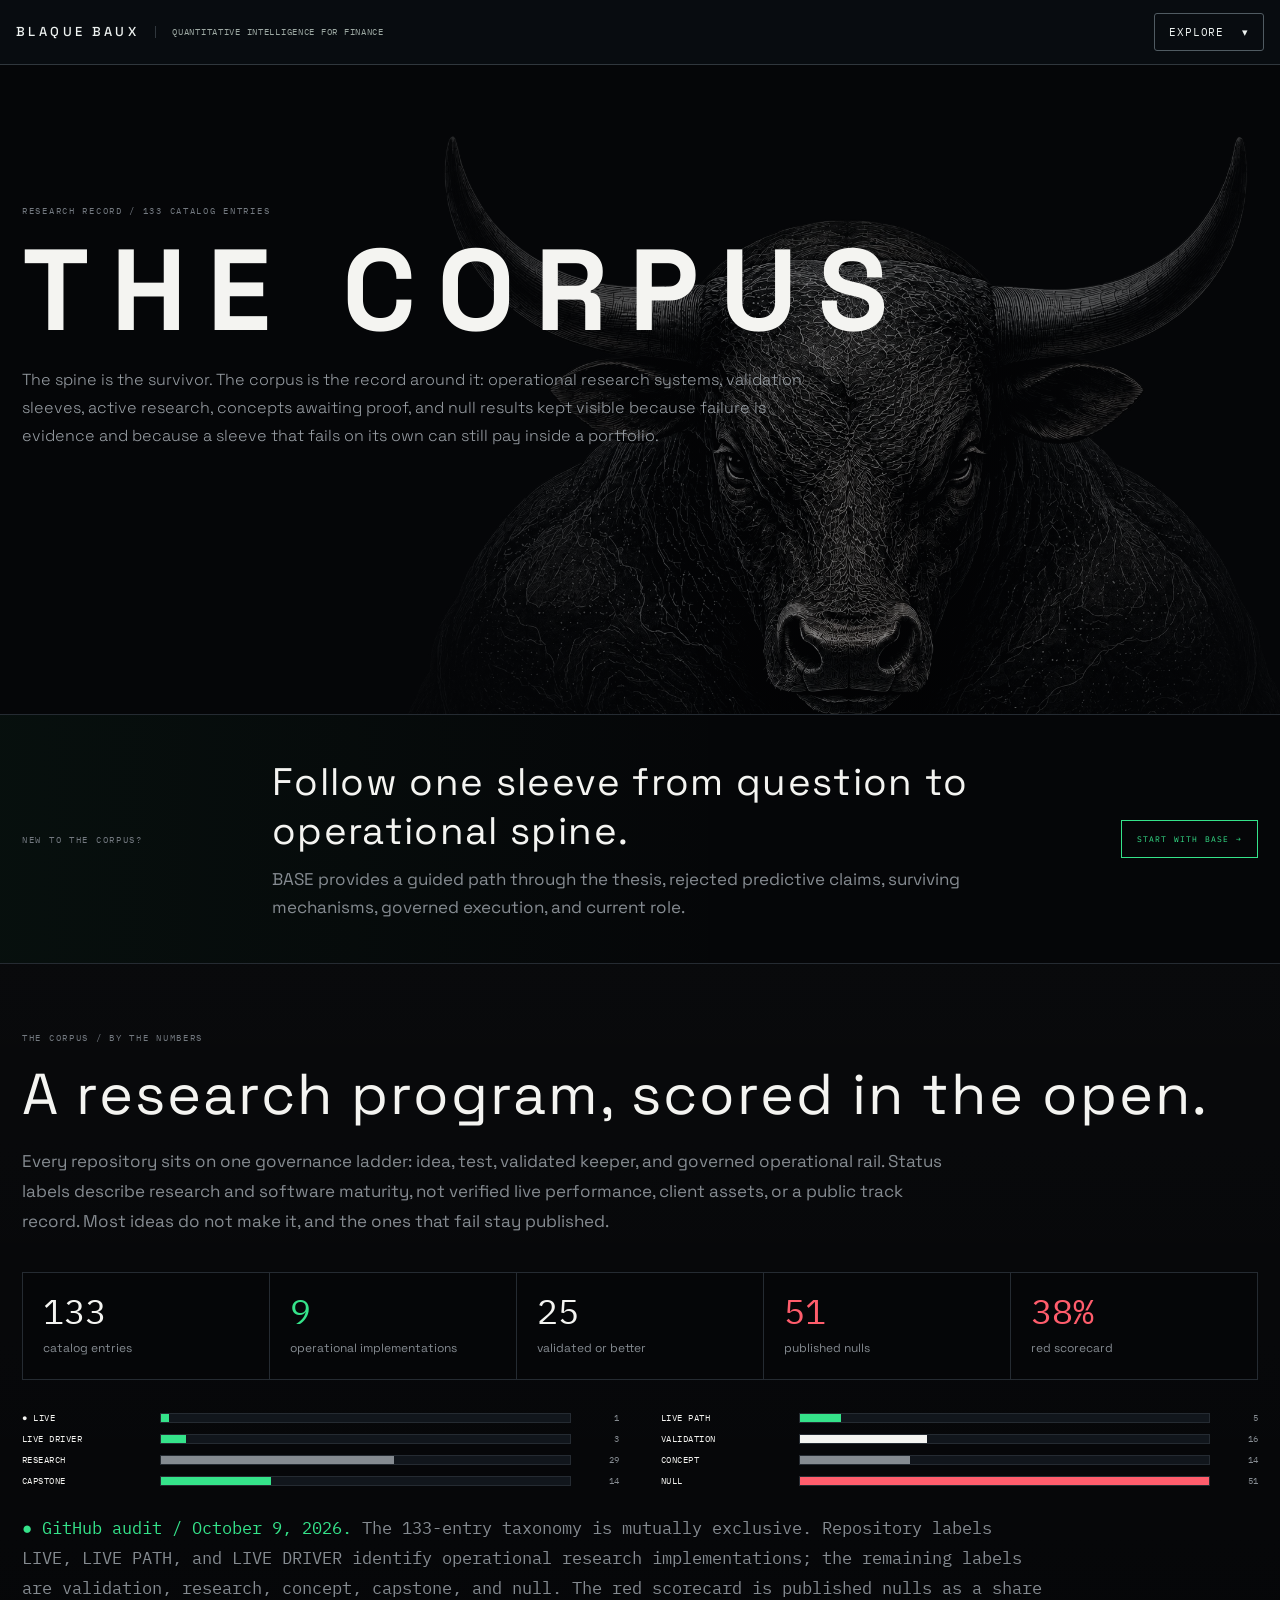
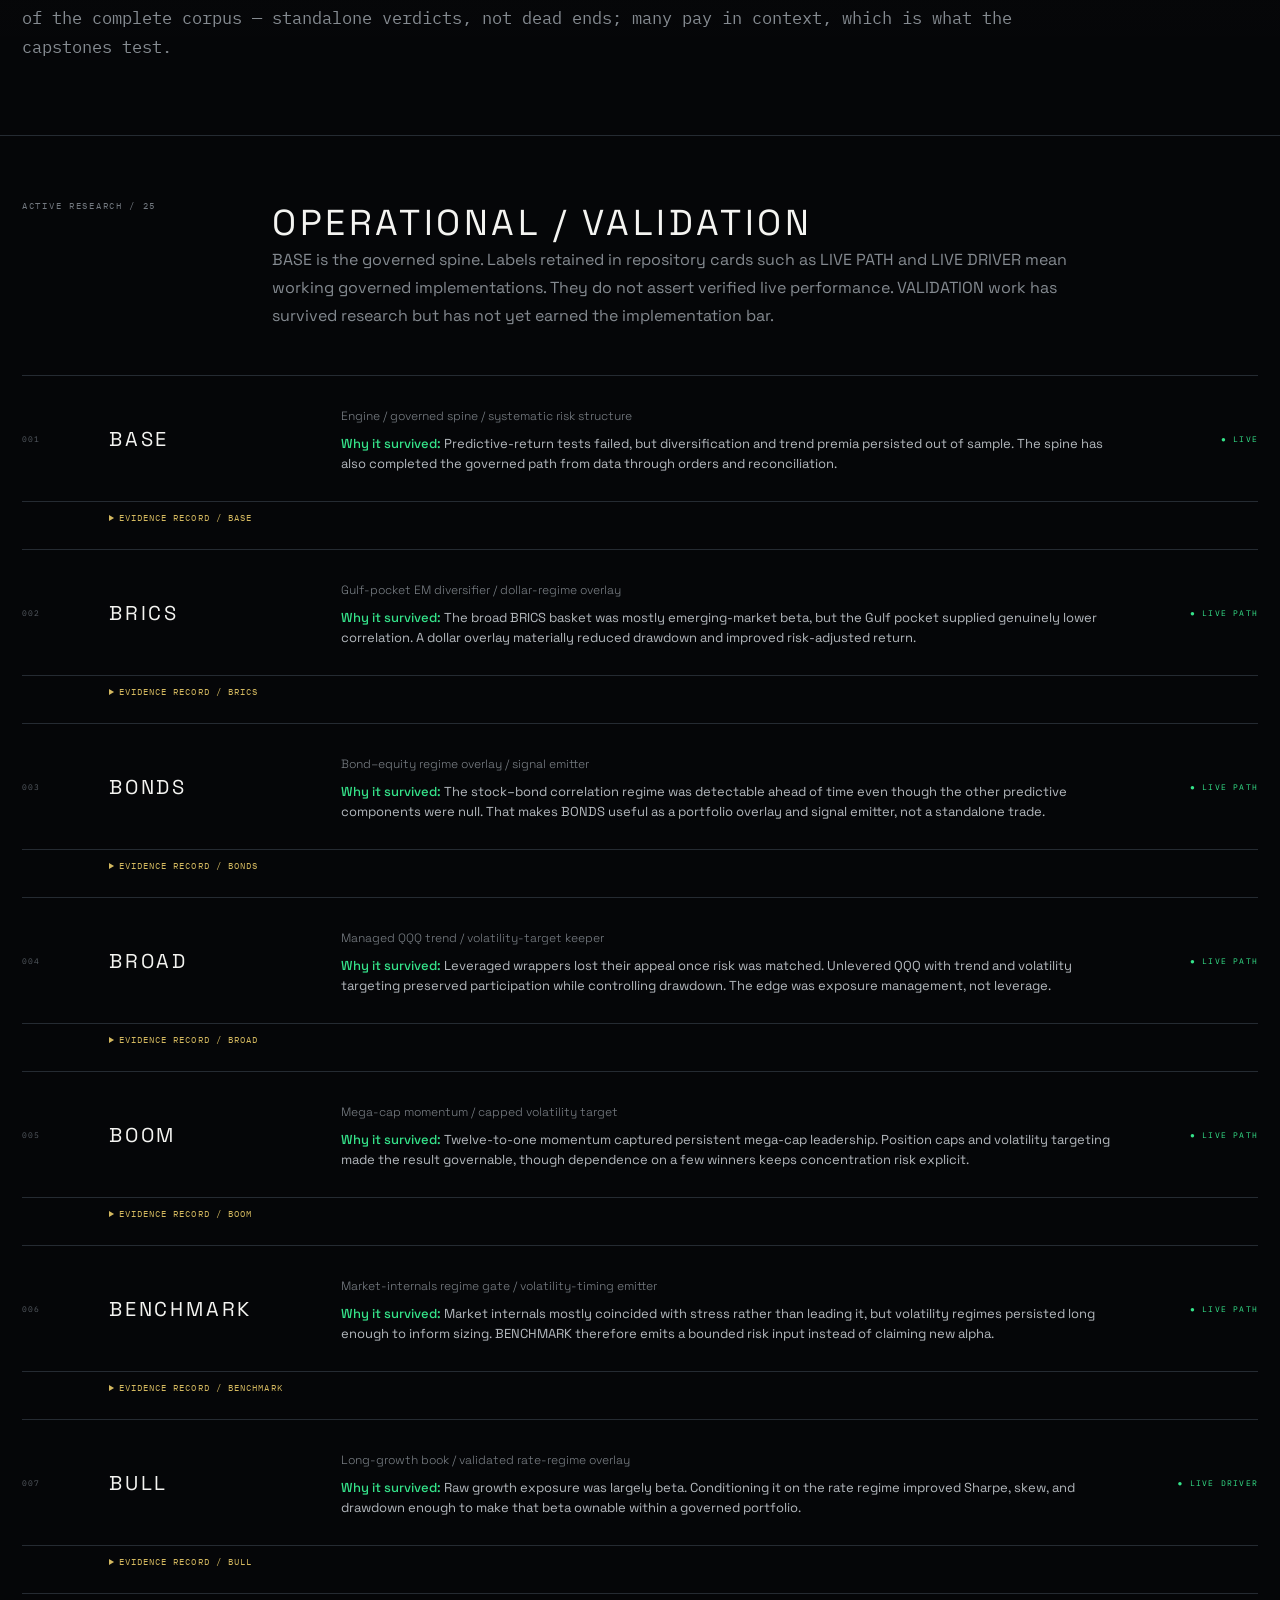
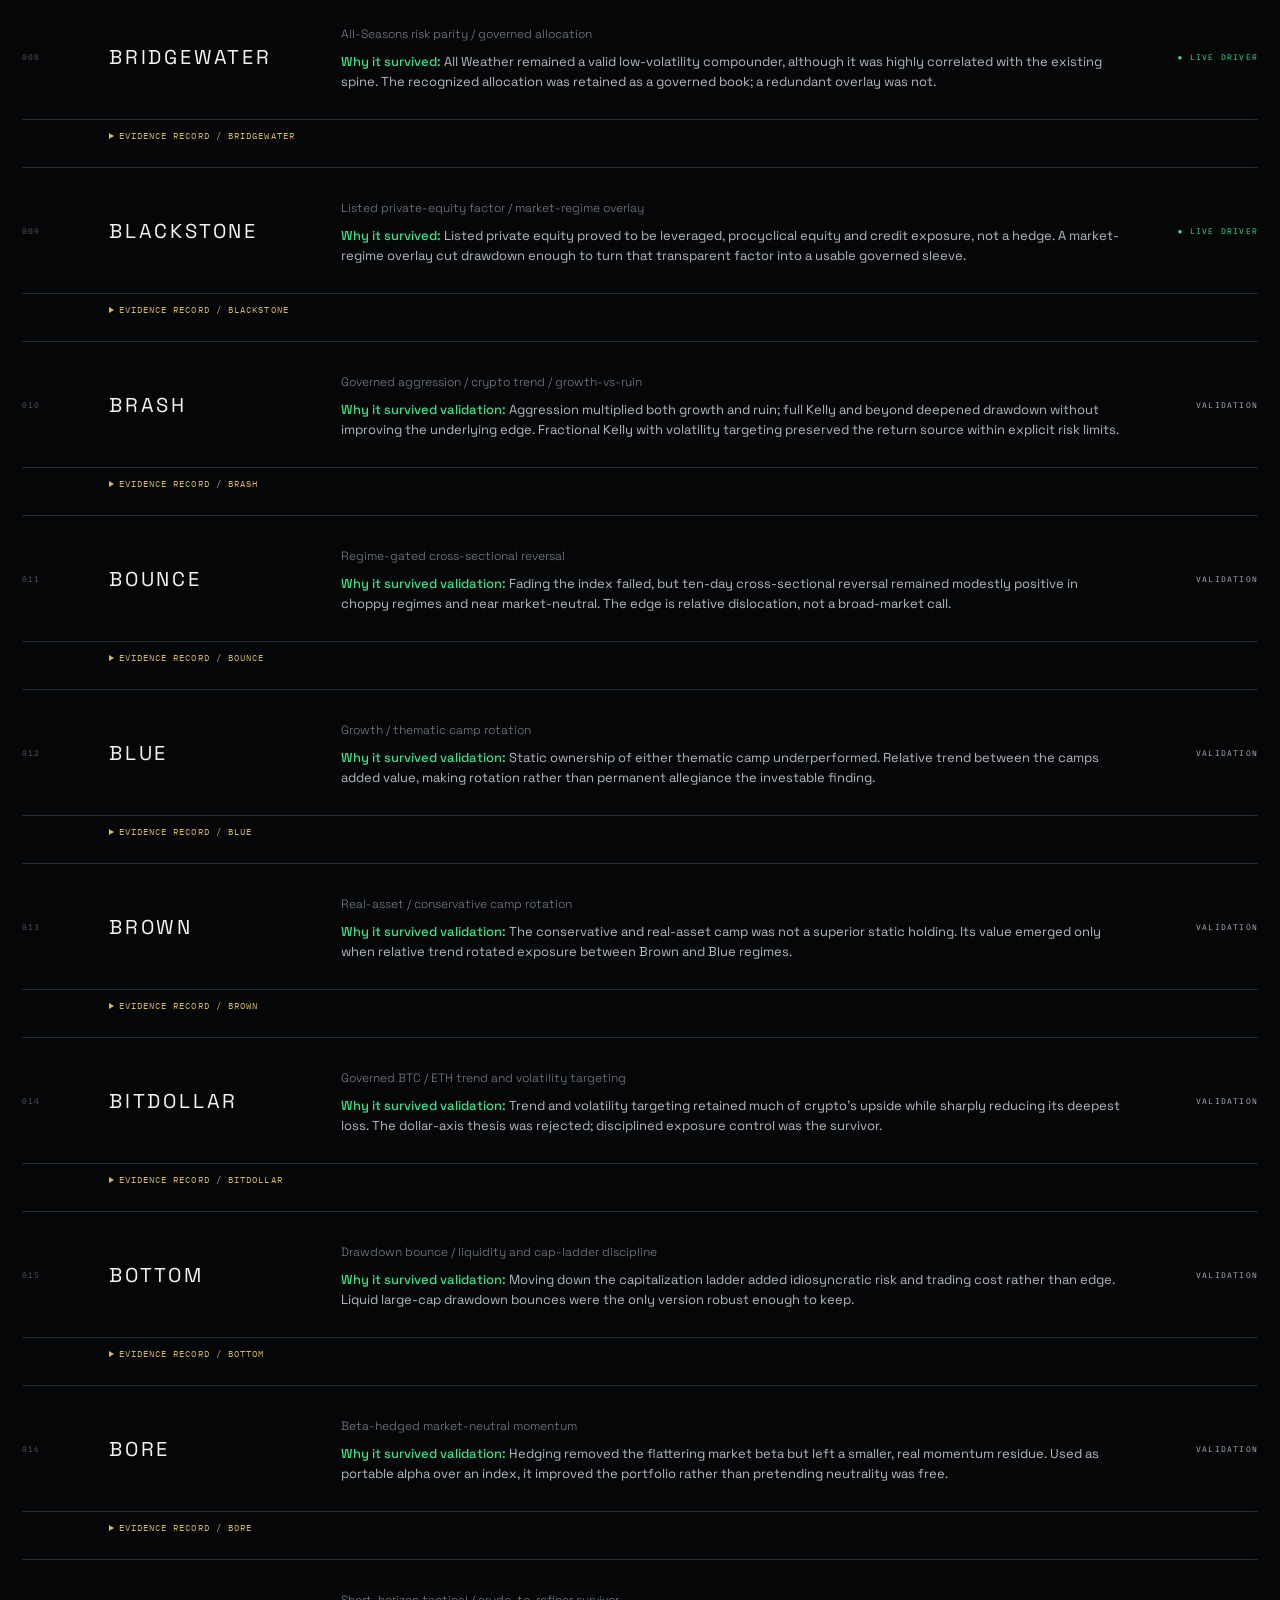
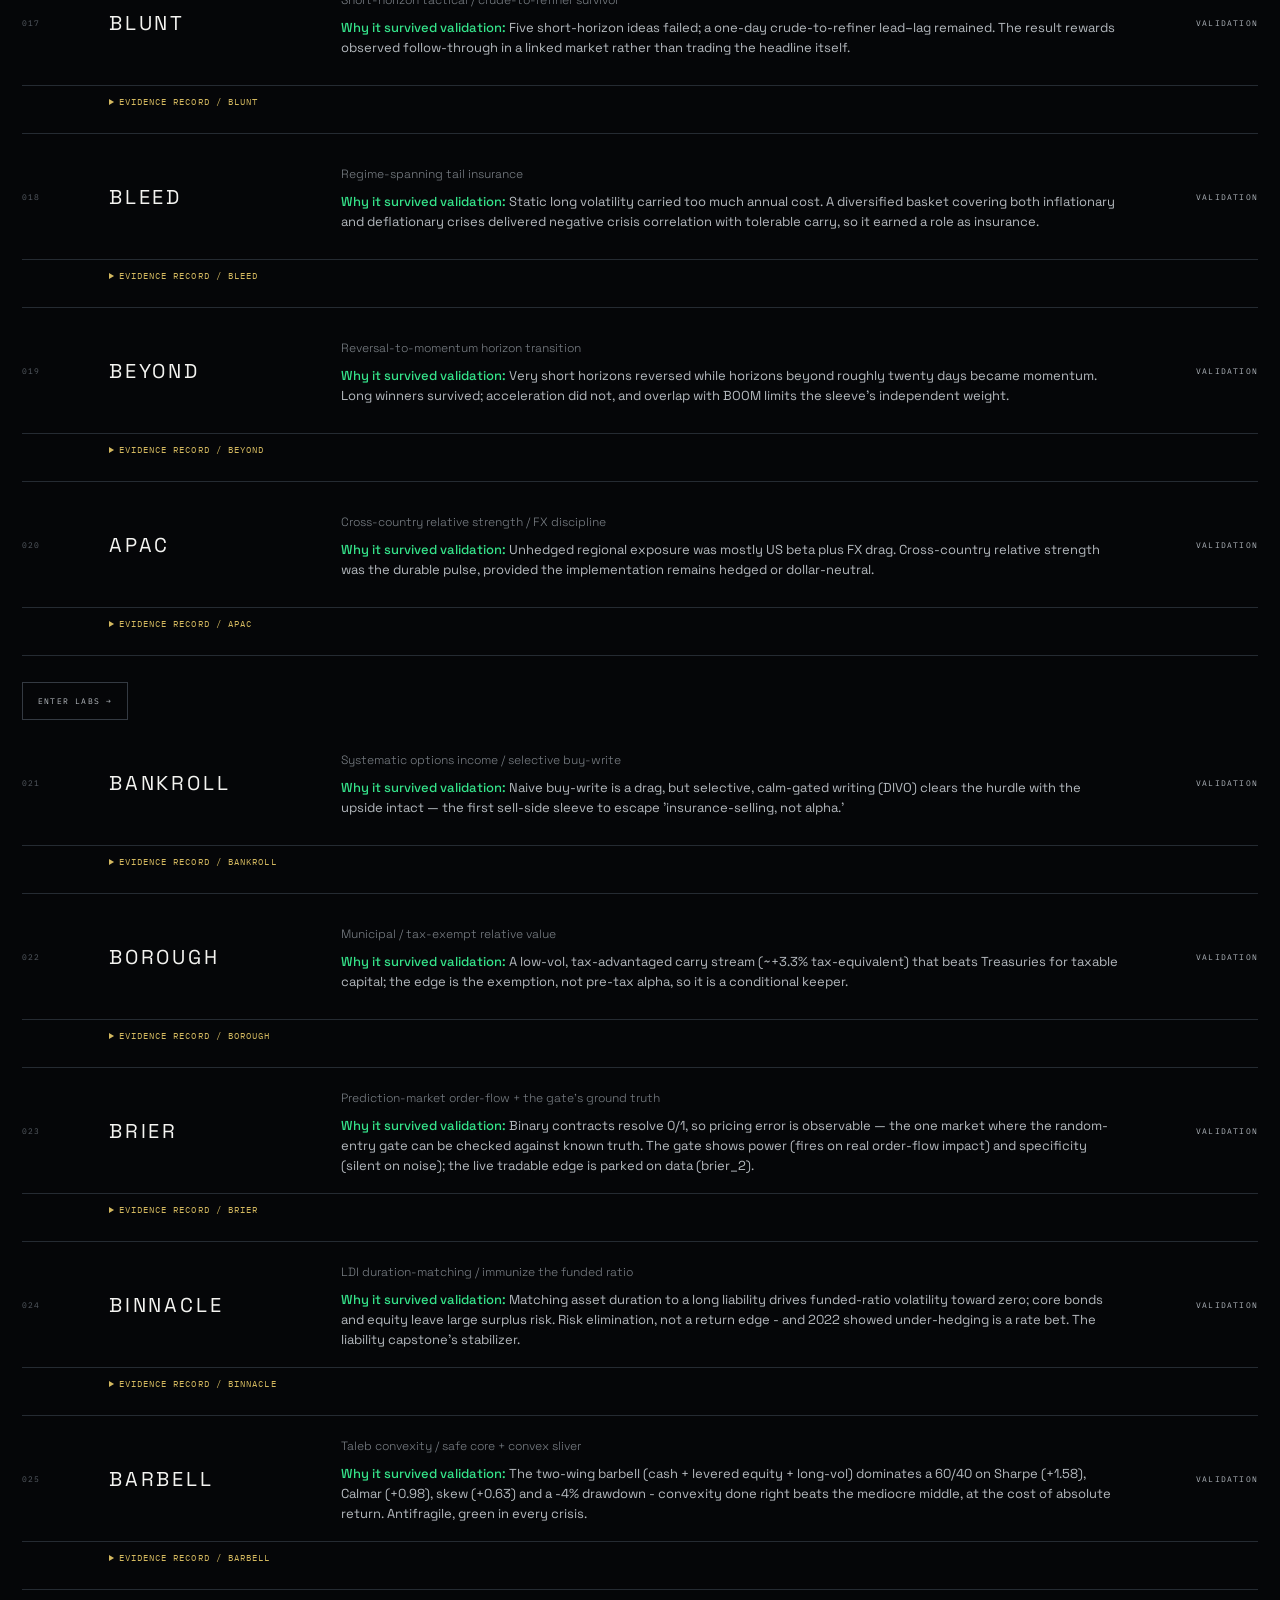
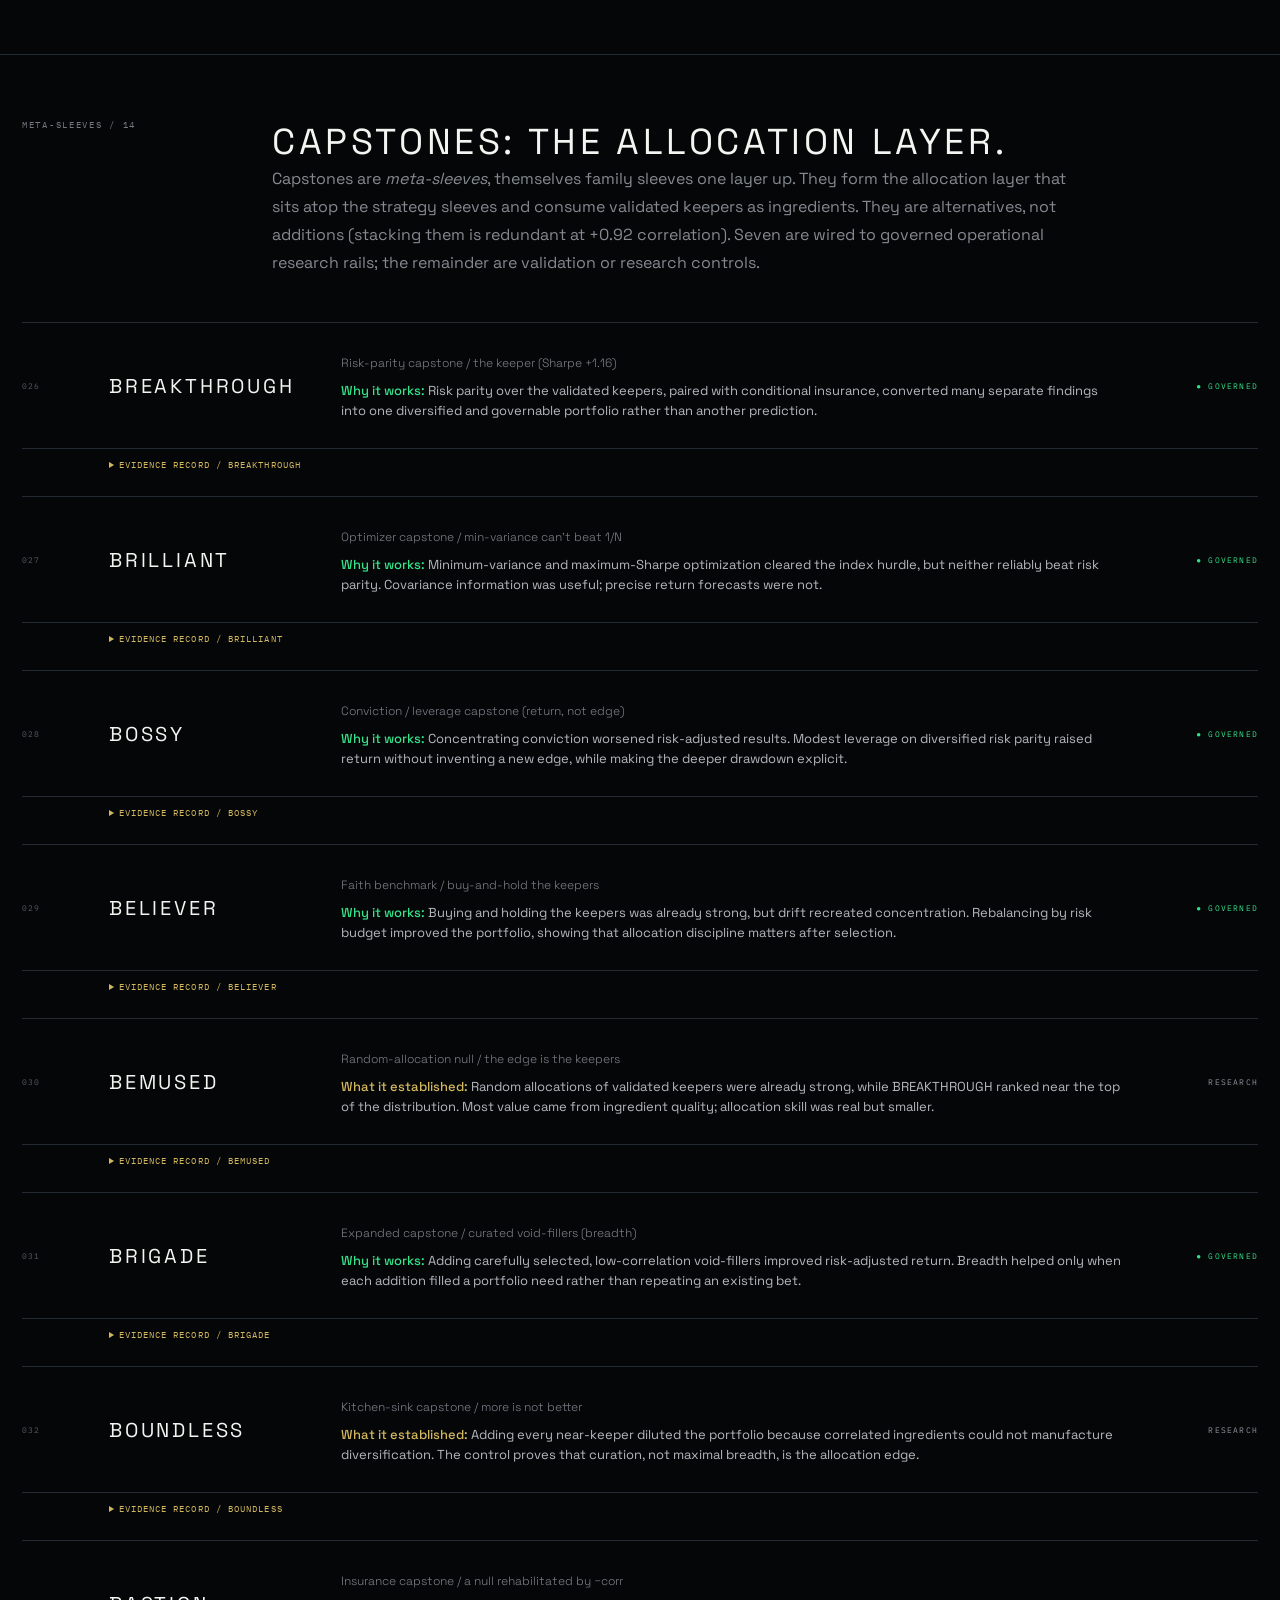
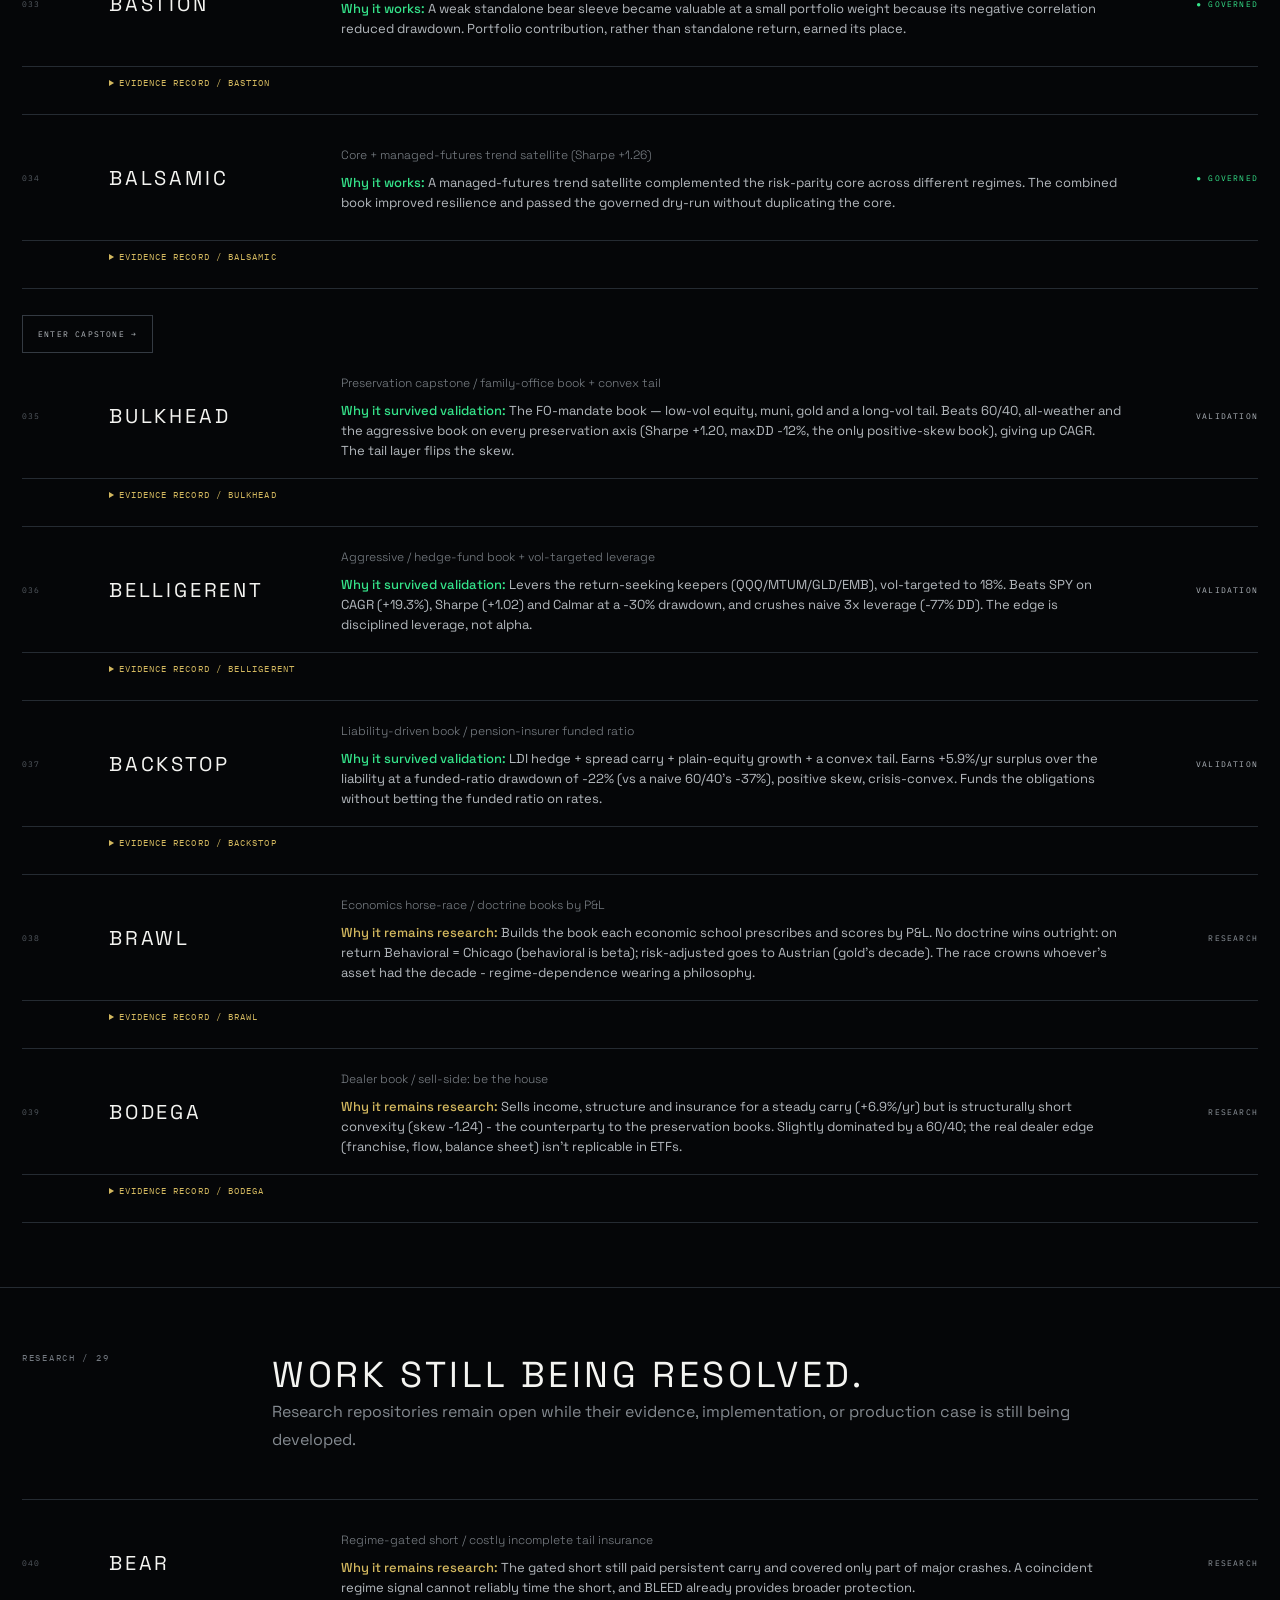
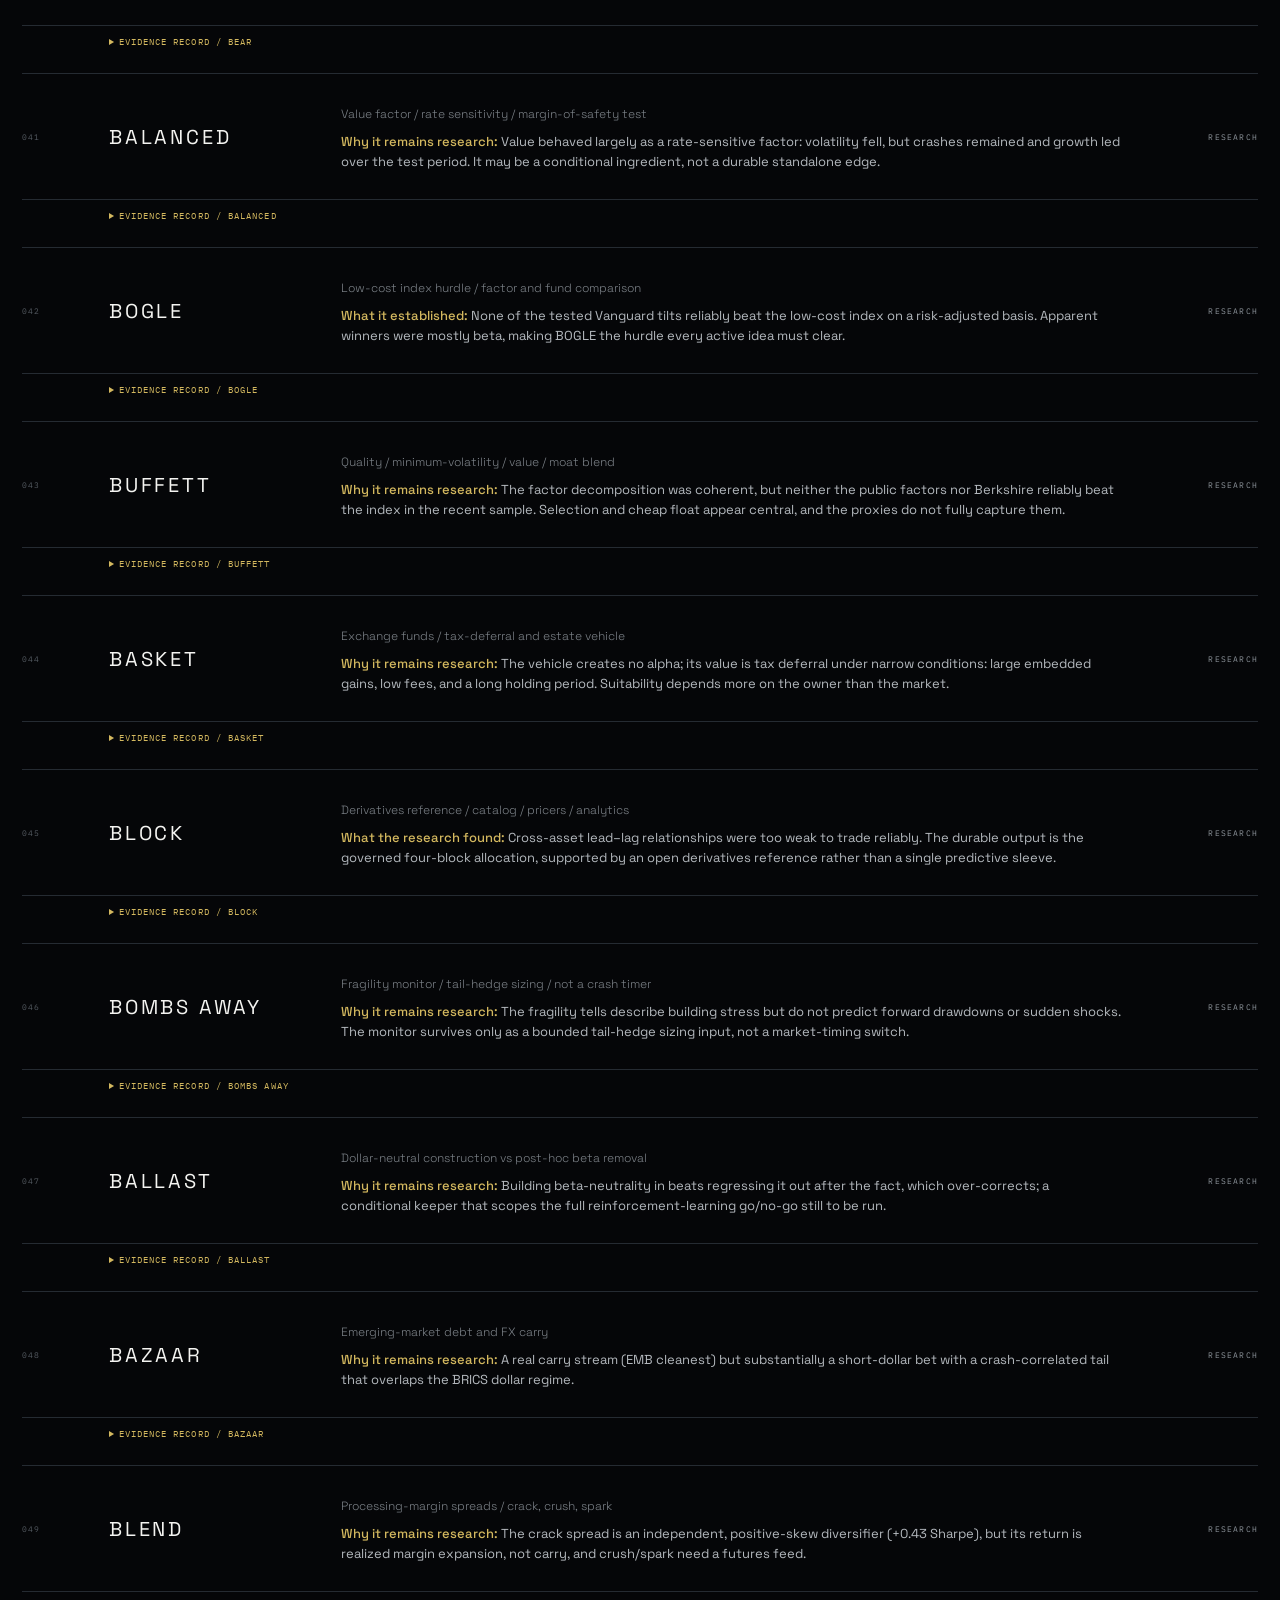
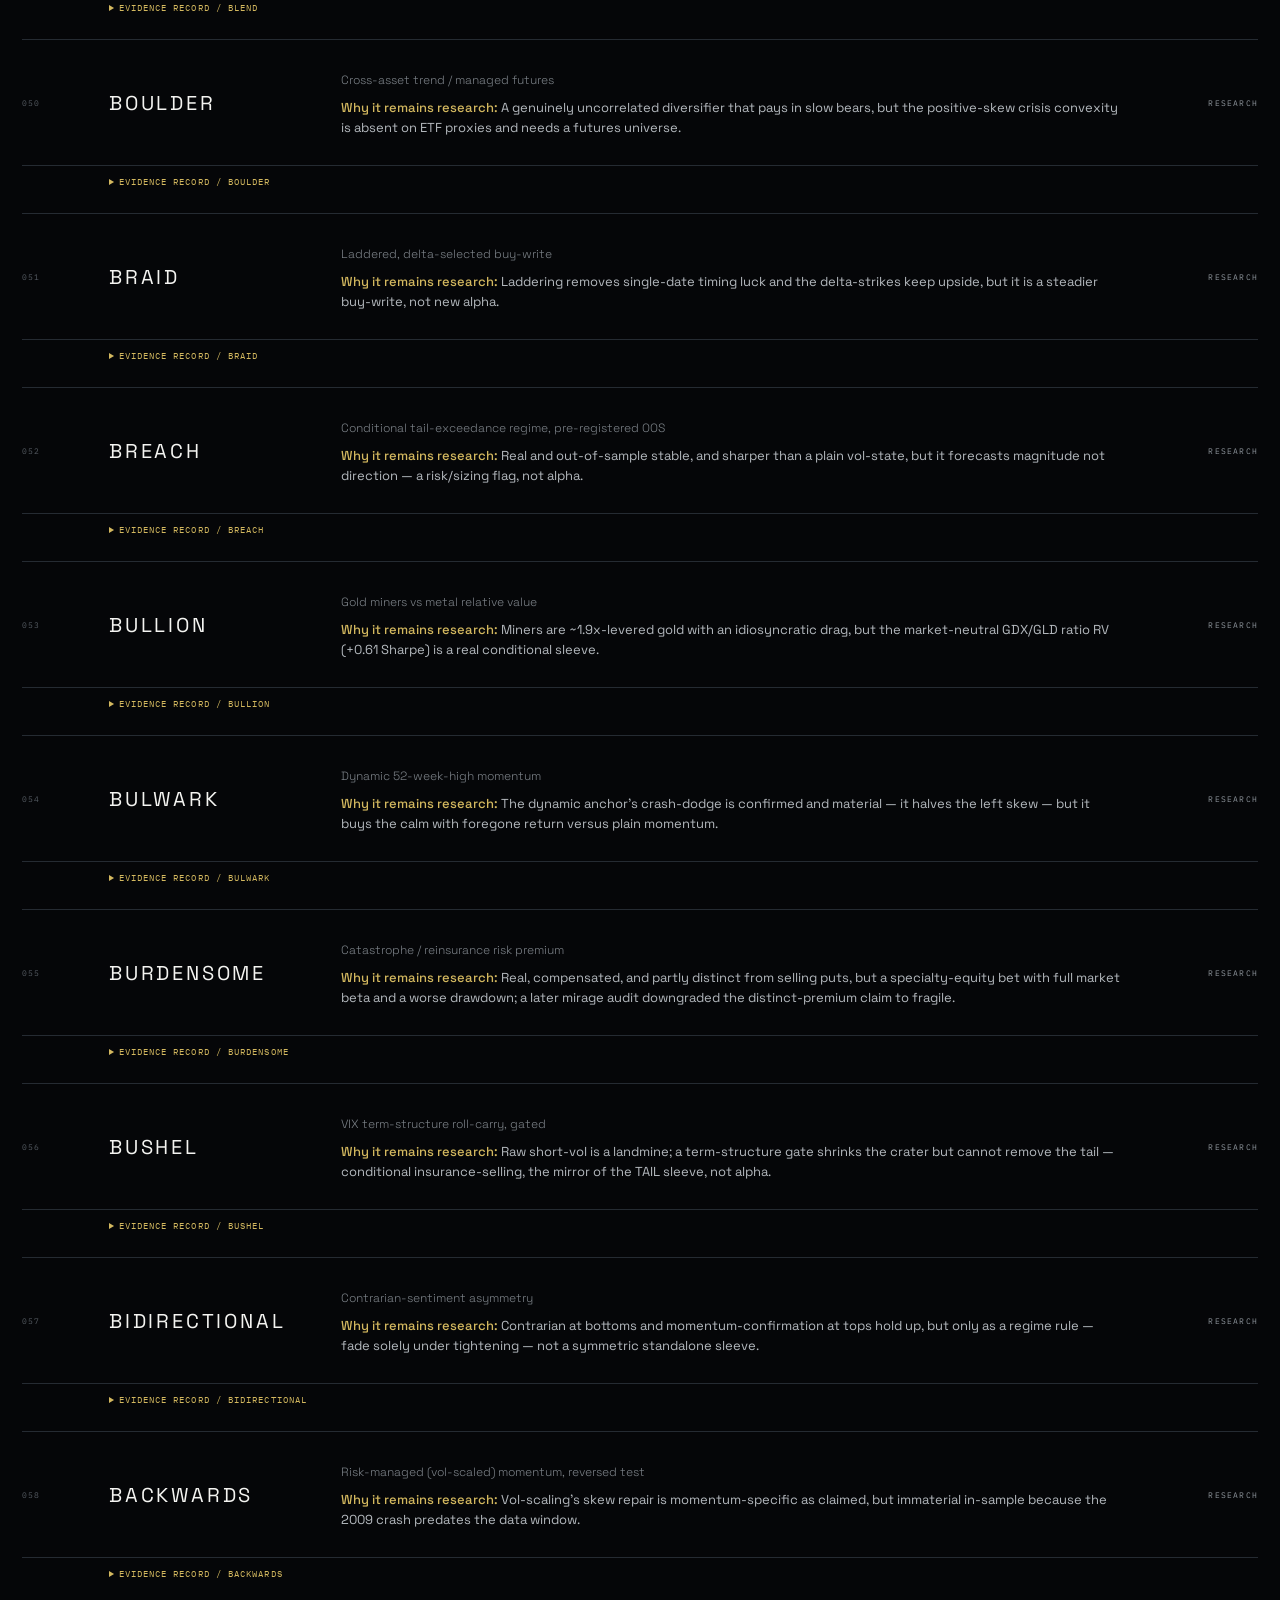
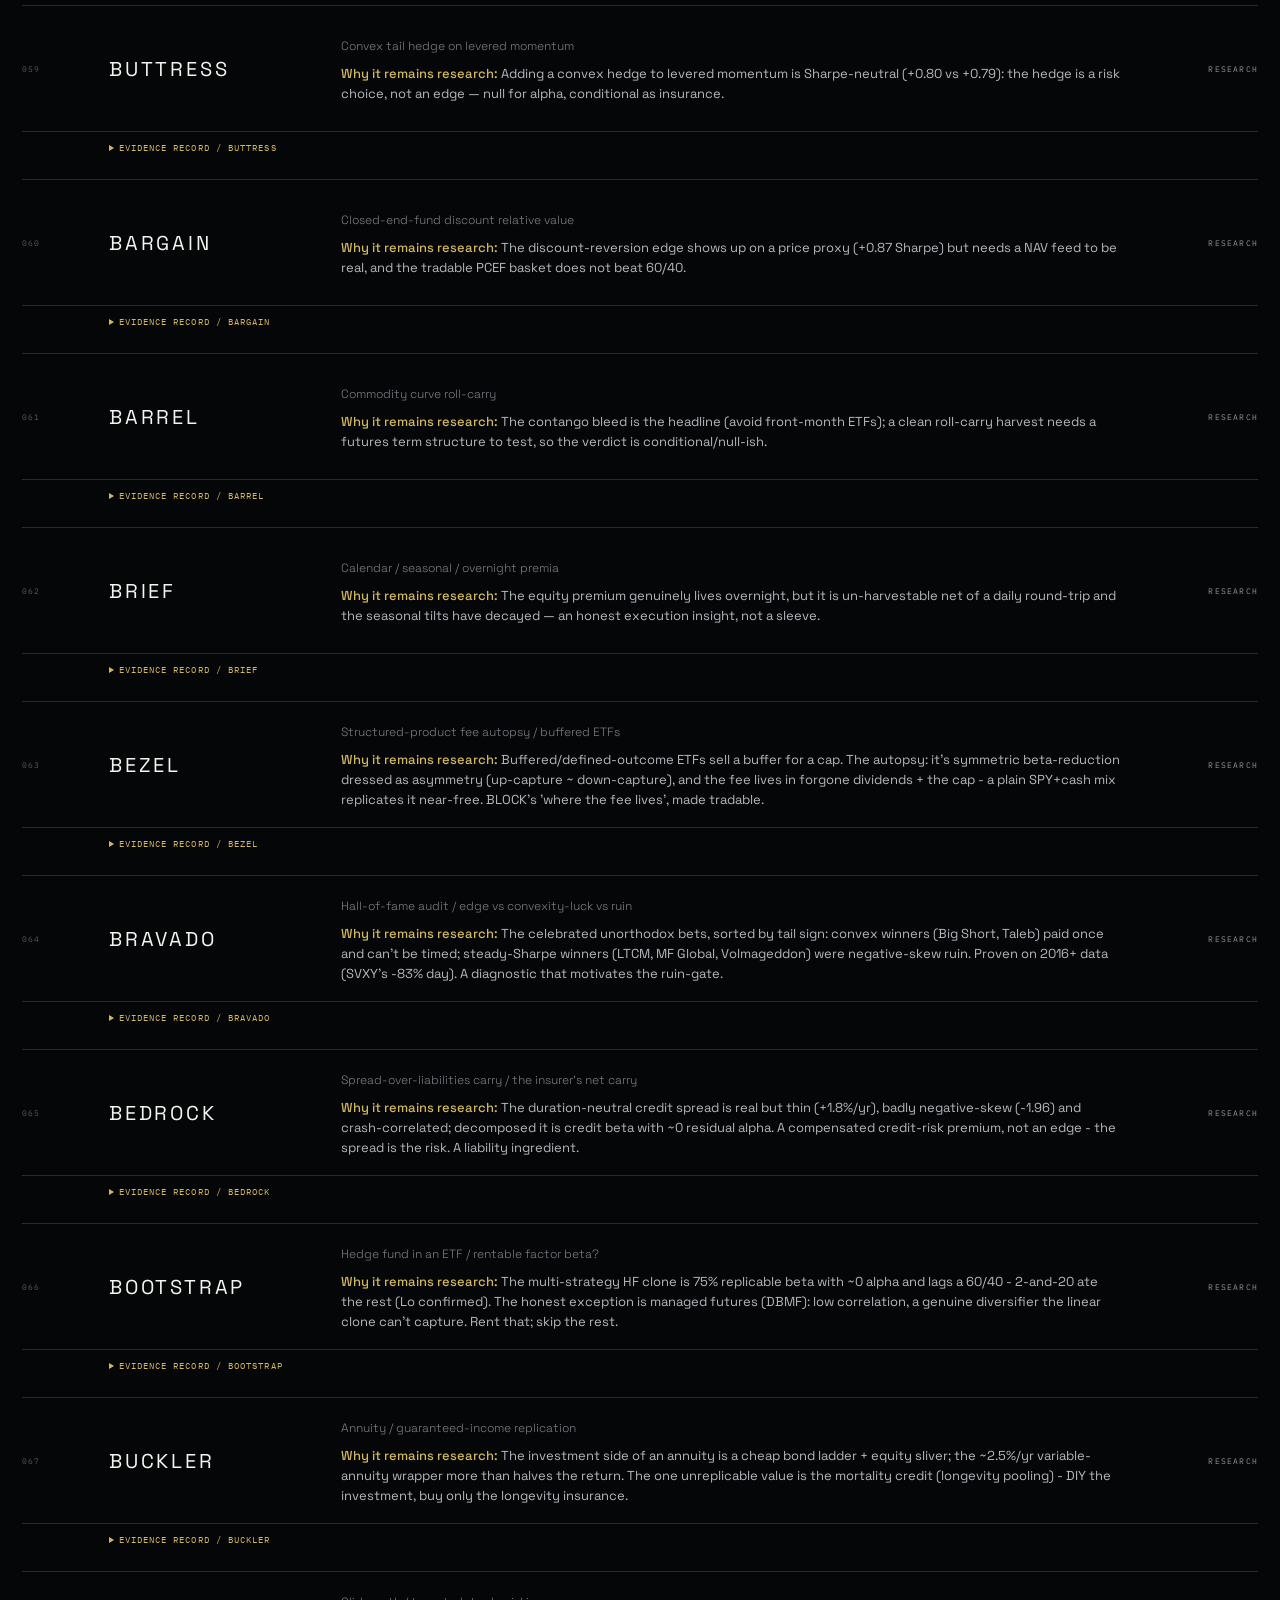
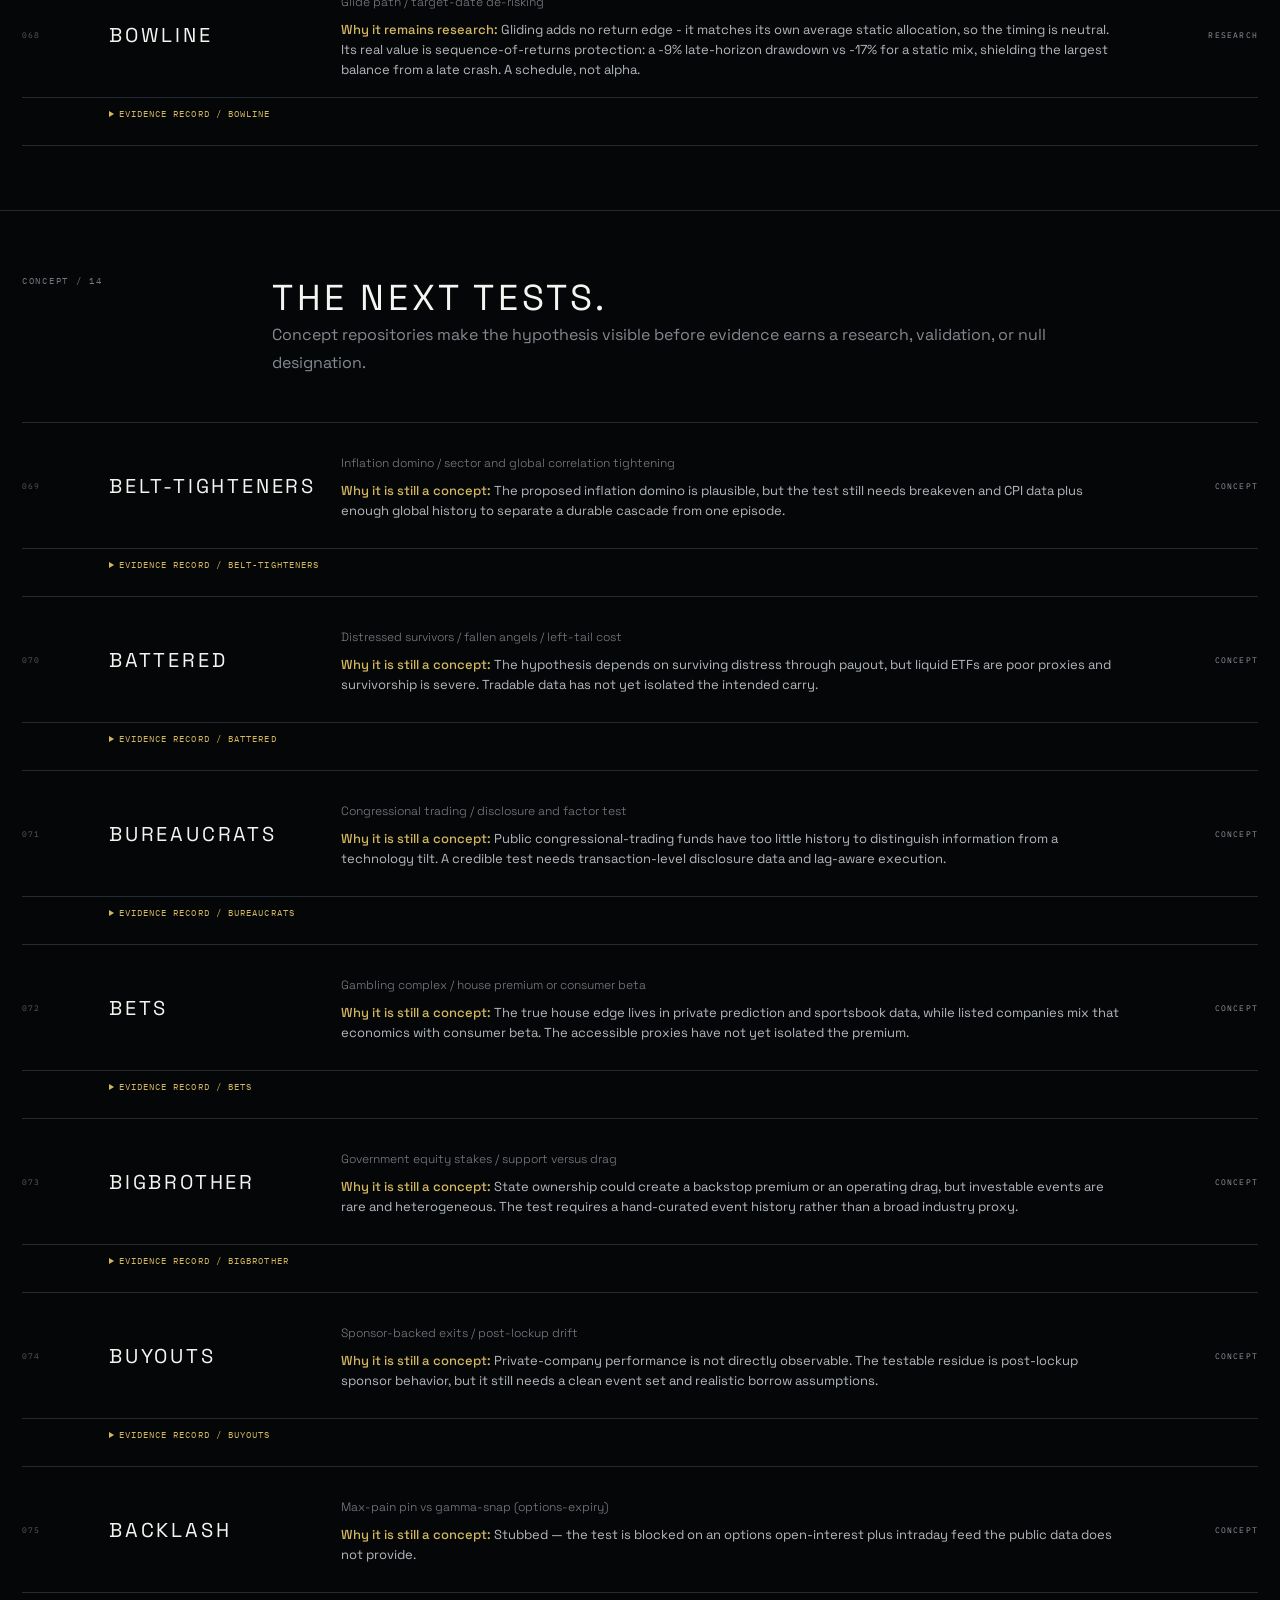
<file: corpus/index.html>
<!doctype html>
<html lang="en">
<head>
<meta charset="utf-8">
<meta name="viewport" content="width=device-width,initial-scale=1">
<title>BLAQUE BAUX / THE CORPUS: Research Record</title>
<meta name="description" content="Browse 133 cataloged systematic-research entries spanning governed operational implementations, validation, research, concepts, capstone meta-allocators, and transparent null results.">
<link rel="canonical" href="https://www.blaquebaux.com/corpus/">
<link rel="icon" href="/favicon.svg" type="image/svg+xml">
<meta name="robots" content="index,follow,max-image-preview:large,max-snippet:-1,max-video-preview:-1">
<meta name="author" content="Carter Warrens">
<meta property="og:title" content="BLAQUE BAUX Research Corpus: Open Systematic Research">
<meta property="og:description" content="The open Julia and systematic-finance research record: governed implementations, validation, active research, and transparent null results.">
<meta property="og:type" content="website">
<meta property="og:url" content="https://www.blaquebaux.com/corpus/">
<meta property="og:site_name" content="BLAQUE BAUX">
<meta property="og:locale" content="en_US">
<meta property="og:image" content="https://www.blaquebaux.com/assets/blaque-baux-social.png">
<meta property="og:image:width" content="1200"><meta property="og:image:height" content="630">
<meta property="og:image:alt" content="BLAQUE BAUX systematic research engine visualization">
<meta name="twitter:card" content="summary_large_image">
<meta name="twitter:title" content="BLAQUE BAUX Research Corpus: Open Systematic Research">
<meta name="twitter:description" content="The open Julia and systematic-finance research record: governed implementations, validation, active research, and transparent null results.">
<meta name="twitter:image" content="https://www.blaquebaux.com/assets/blaque-baux-social.png">
<meta name="twitter:image:alt" content="BLAQUE BAUX systematic research engine visualization">
<meta name="theme-color" content="#050608">
<script type="application/ld+json">{"@context":"https://schema.org","@type":"CollectionPage","@id":"https://www.blaquebaux.com/corpus/#webpage","url":"https://www.blaquebaux.com/corpus/","name":"BLAQUE BAUX Research Corpus: Open Systematic Research","description":"The open Julia and systematic-finance research record: governed implementations, validation, active research, and transparent null results.","keywords":["Julia quantitative finance","systematic research corpus","hedge fund research","family office risk management","private equity risk management","asset management","portfolio management","institutional investment","quantitative research"],"audience":{"@type":"Audience","audienceType":"Hedge funds, family offices, private equity firms, asset managers, portfolio managers, and institutional investors"},"isPartOf":{"@id":"https://www.blaquebaux.com/#website"},"about":{"@id":"https://www.blaquebaux.com/#organization"},"inLanguage":"en-US"}</script>
<style>
@import url('https://fonts.googleapis.com/css2?family=Space+Grotesk:wght@400;500;600&family=IBM+Plex+Mono:wght@300;400;500&display=swap');
:root{--bg:#050608;--fg:#f4f4f1;--muted:#858b91;--line:#252b32;--green:#35e38a;--red:#ff5d6c}
*{box-sizing:border-box}html{scroll-behavior:smooth}body{margin:0;background:var(--bg);color:var(--fg);font-family:"Space Grotesk",sans-serif}
a{color:inherit;text-decoration:none}.shell{width:min(1450px,calc(100% - 44px));margin:auto}
nav{position:sticky;top:0;z-index:20;border-bottom:1px solid var(--line);background:rgba(5,6,8,.88);backdrop-filter:blur(14px)}
.nav{height:70px;display:flex;align-items:center;justify-content:space-between}.brand{font-size:14px;letter-spacing:.32em;font-weight:500}.links{display:flex;gap:28px;font:9px "IBM Plex Mono";letter-spacing:.16em;text-transform:uppercase;color:#aaa}
.hero{position:relative;isolation:isolate;min-height:650px;padding:140px 0 100px;border-bottom:1px solid var(--line);overflow:hidden}.hero::after{content:"";position:absolute;z-index:-1;inset:0;background:linear-gradient(90deg,var(--bg) 0%,rgba(5,6,8,.94) 27%,rgba(5,6,8,.28) 66%,rgba(5,6,8,.76) 100%)}.hero-animal{position:absolute;z-index:-2;right:-2%;bottom:-4%;width:min(960px,72vw);height:auto;opacity:.72;filter:contrast(1.06) saturate(.65);pointer-events:none;user-select:none}.micro{font:9px "IBM Plex Mono";letter-spacing:.19em;text-transform:uppercase;color:#737980}
h1{font-size:clamp(55px,9vw,130px);line-height:.82;letter-spacing:.18em;margin:28px 0 28px}.lead{max-width:780px;color:#9aa0a6;font:300 12px/1.85 "IBM Plex Mono";letter-spacing:.08em;text-transform:uppercase}
.section{border-bottom:1px solid var(--line);padding:64px 0}.head{display:grid;grid-template-columns:210px 1fr;gap:40px}.head h2{margin:0;font-size:36px;letter-spacing:.10em;font-weight:400}.head p{margin:0;color:#848a90;font-size:13px;line-height:1.8;max-width:800px}
.grid{margin-top:45px;border-top:1px solid var(--line)}.repo{display:grid;grid-template-columns:65px 210px 1fr 115px;gap:22px;align-items:center;min-height:86px;border-bottom:1px solid var(--line);transition:.25s ease}.repo:hover{padding-left:8px;background:linear-gradient(90deg,rgba(255,255,255,.022),transparent 50%)}.repo-explained{min-height:126px}.repo-copy{min-width:0}.why{display:block;margin-top:9px;max-width:820px;color:#b4b9be;font:400 13px/1.55 "Space Grotesk",sans-serif;letter-spacing:0;text-transform:none}.why strong{font-weight:500}.why-success strong{color:var(--green)}.why-open strong{color:#d3b85f}.why-failed strong{color:var(--red)}
.num{font:8px "IBM Plex Mono";color:#555b62;letter-spacing:.14em}.name{font-size:20px;letter-spacing:.14em}.desc{font:300 9px/1.6 "IBM Plex Mono";color:#7d8389;letter-spacing:.06em;text-transform:uppercase}.status{text-align:right;font:8px "IBM Plex Mono";letter-spacing:.15em}.live,.livepath{color:var(--green)}.validation{color:#aeb4ba}.research{color:#8f969d}.null{color:var(--red)}
.note{margin-top:32px;color:#596068;font:8px/1.75 "IBM Plex Mono";letter-spacing:.1em;text-transform:uppercase}.cta{display:inline-block;margin-top:26px;border:1px solid #343a42;padding:13px 15px;font:8px "IBM Plex Mono";letter-spacing:.15em;text-transform:uppercase;color:#b4b9be}
.provenance-drawer{border-bottom:1px solid var(--line);padding:0 0 16px 87px;color:#aab1b7}.provenance-drawer summary{cursor:pointer;width:max-content;max-width:100%;padding:10px 0;color:#d3b85f;font:9px "IBM Plex Mono";letter-spacing:.12em;text-transform:uppercase}.provenance-drawer summary:focus-visible{outline:2px solid var(--green);outline-offset:4px}.provenance-drawer dl{display:grid;grid-template-columns:repeat(2,minmax(0,1fr));gap:1px;margin:0;background:var(--line);border:1px solid var(--line)}.provenance-drawer dl div{padding:13px;background:#090c10}.provenance-drawer dt{color:#747d85;font:8px "IBM Plex Mono";letter-spacing:.1em;text-transform:uppercase}.provenance-drawer dd{margin:7px 0 0;color:#c2c8cc;font-size:12px;line-height:1.55}.provenance-drawer p{margin:12px 0 0;font:9px "IBM Plex Mono";letter-spacing:.08em;text-transform:uppercase}.provenance-error{padding:12px;border:1px solid var(--red);color:var(--red);font:9px "IBM Plex Mono";letter-spacing:.08em;text-transform:uppercase}
.start-path{padding:42px 0;border-bottom:1px solid var(--line);background:linear-gradient(90deg,rgba(53,227,138,.045),transparent 58%)}.start-path-inner{display:grid;grid-template-columns:210px 1fr auto;gap:40px;align-items:center}.start-path h2{margin:0;font-size:clamp(25px,3vw,40px);font-weight:400;letter-spacing:.035em}.start-path p{max-width:720px;margin:10px 0 0;color:var(--muted);font-size:14px;line-height:1.65}.start-path .cta{margin:0;border-color:var(--green);color:var(--green);white-space:nowrap}
.corpus-scoreboard{padding:68px 0 72px;border-bottom:1px solid var(--line);background:linear-gradient(180deg,rgba(255,255,255,.014),transparent)}.corpus-scoreboard h2{font-size:clamp(32px,4.5vw,62px);font-weight:400;letter-spacing:.035em;margin:14px 0 16px}.csb-lead{max-width:920px;color:var(--muted);font-size:15px;line-height:1.75;margin:0 0 36px}.csb-strip{display:grid;grid-template-columns:repeat(5,1fr);gap:1px;background:var(--line);border:1px solid var(--line);margin-bottom:32px}.csb-tile{background:var(--bg);padding:22px 20px}.csb-tile b{display:block;font:400 clamp(24px,2.7vw,38px)/1 "IBM Plex Mono"}.csb-tile b.good{color:var(--green)}.csb-tile b.red{color:var(--red)}.csb-tile span{display:block;margin-top:10px;color:var(--muted);font-size:12px;line-height:1.45}.csb-ladder{display:grid;grid-template-columns:1fr 1fr;column-gap:42px;row-gap:10px}.csb-row{display:grid;grid-template-columns:126px 1fr 36px;align-items:center;gap:12px}.csb-row .lab{font:9px "IBM Plex Mono";letter-spacing:.05em}.csb-row .track{height:10px;background:#11161c;border:1px solid var(--line)}.csb-row .track i{display:block;height:100%}.csb-row .n{text-align:right;color:var(--muted);font:9px "IBM Plex Mono"}.csb-note{margin:28px 0 0;max-width:1020px;color:var(--muted);font:9px/1.75 "IBM Plex Mono"}.csb-note .live{color:var(--green)}.csb-note .snap{color:var(--red)}
.market-close{position:relative;isolation:isolate;height:clamp(480px,58vw,760px);overflow:hidden;border-bottom:1px solid var(--line);background:var(--bg)}.market-close::before{content:"";position:absolute;z-index:-1;inset:0;background:linear-gradient(180deg,var(--bg) 0%,rgba(5,6,8,.18) 45%,var(--bg) 100%)}.bear-animal{position:absolute;z-index:-2;left:50%;bottom:-5%;width:min(1080px,84vw);height:auto;opacity:.82;transform:translateX(-50%);filter:contrast(1.08) saturate(.55);mix-blend-mode:screen;-webkit-mask-image:radial-gradient(ellipse 67% 66% at 50% 55%,#000 42%,transparent 88%);mask-image:radial-gradient(ellipse 67% 66% at 50% 55%,#000 42%,transparent 88%);pointer-events:none;user-select:none}.market-close-label{position:absolute;top:54px;left:50%;transform:translateX(-50%);white-space:nowrap;color:#697078;font:9px "IBM Plex Mono";letter-spacing:.2em;text-transform:uppercase}
footer{padding:30px 0}.foot{display:flex;justify-content:space-between;color:#4e545b;font:8px "IBM Plex Mono";letter-spacing:.13em;text-transform:uppercase}
@media(max-width:760px){.links a:not(:nth-last-child(-n+3)){display:none}.hero{min-height:620px;padding:100px 0 76px}.hero::after{background:linear-gradient(180deg,var(--bg) 0%,rgba(5,6,8,.9) 42%,rgba(5,6,8,.28) 72%,var(--bg) 100%)}.hero-animal{right:50%;bottom:-3%;width:900px;max-width:none;opacity:.48;transform:translateX(50%)}.head{grid-template-columns:1fr}.start-path-inner{grid-template-columns:1fr;gap:18px}.start-path .cta{width:max-content}.repo,.repo-explained{grid-template-columns:38px minmax(0,1fr);grid-template-rows:auto;min-height:0;height:auto;padding:22px 0;align-items:start;column-gap:12px;row-gap:0;overflow:visible}.repo-explained .num{grid-column:1;grid-row:1}.repo-explained .name{grid-column:2;grid-row:1;min-width:0;font-size:clamp(18px,6vw,23px);line-height:1.25}.repo-explained .status{grid-column:2;grid-row:2;margin-top:8px;text-align:left;white-space:normal;line-height:1.5}.repo-explained .repo-copy{grid-column:2;grid-row:3;min-width:0;margin-top:14px;overflow:visible}.repo-explained .desc{display:block;margin-bottom:9px;color:#7d8389;font-size:12px!important;line-height:1.55!important}.repo-explained .why{display:block;max-width:none;margin-top:0;padding-right:4px;font-size:14px;line-height:1.65;overflow:visible}.provenance-drawer{padding-left:50px}.provenance-drawer dl{grid-template-columns:1fr}.corpus-scoreboard{padding:52px 0}.csb-strip,.csb-ladder{grid-template-columns:1fr}.csb-row{grid-template-columns:104px 1fr 28px}.market-close{height:500px}.bear-animal{bottom:-4%;width:760px;max-width:none;opacity:.56}.market-close-label{top:38px;font-size:8px;letter-spacing:.14em}.foot{display:block;line-height:2}}
</style>
<link rel="stylesheet" href="../assets/site-wide.css">
<link rel="stylesheet" href="/assets/navigation.css">
<script src="/assets/navigation.js" defer></script>
</head>
<body data-provenance-registry>
<nav class="bb-site-nav" aria-label="Site navigation"><div class="bb-nav-inner"><a class="bb-wordmark" href="/">BLAQUE BAUX</a><span class="bb-positioning">Quantitative Intelligence for Finance</span><details class="bb-menu"><summary>Explore</summary><div class="bb-menu-panel"><a href="/">Home</a><a href="/analysis/">Analysis</a><a href="/start/">Start here</a><a href="/#system">System</a><a href="/corpus/" aria-current="page">Corpus</a><a href="/labs/">Labs</a><a href="/capstone/">Capstone</a><a href="/block/">Block</a><a href="/tracker/">Tracker</a><a href="/toolkit/">Toolkit</a><a href="/bumble/">Bumble</a><a href="/about/">About</a><a href="/evidence/">Data & evidence</a><a href="/#carter-warrens">Carter Warrens</a><a href="https://github.com/blaquebaux" target="_blank" rel="noopener noreferrer">GitHub ↗</a></div></details></div></nav>
<header class="hero"><img class="hero-animal" src="../assets/corpus-bull.webp" alt="" width="1536" height="1024" fetchpriority="high"><div class="shell"><div class="micro">Research record / 133 catalog entries</div><h1>THE CORPUS</h1><p class="lead">The spine is the survivor. The corpus is the record around it: operational research systems, validation sleeves, active research, concepts awaiting proof, and null results kept visible because failure is evidence and because a sleeve that fails on its own can still pay inside a portfolio.</p></div></header>

<section class="start-path" aria-labelledby="start-path-title"><div class="shell start-path-inner"><div class="micro">New to the corpus?</div><div><h2 id="start-path-title">Follow one sleeve from question to operational spine.</h2><p>BASE provides a guided path through the thesis, rejected predictive claims, surviving mechanisms, governed execution, and current role.</p></div><a class="cta" href="/start/">Start with BASE →</a></div></section>

<section class="corpus-scoreboard" aria-labelledby="csb-title"><div class="shell"><div class="micro">The corpus / by the numbers</div><h2 id="csb-title">A research program, scored in the open.</h2><p class="csb-lead">Every repository sits on one governance ladder: idea, test, validated keeper, and governed operational rail. Status labels describe research and software maturity, not verified live performance, client assets, or a public track record. Most ideas do not make it, and the ones that fail stay published.</p><div class="csb-strip" id="csb-strip"></div><div class="csb-ladder" id="csb-ladder"></div><p class="csb-note" id="csb-note"></p></div></section>

<section class="section"><div class="shell">
<div class="head"><div class="micro">Active research / 25</div><div><h2>OPERATIONAL / VALIDATION</h2><p>BASE is the governed spine. Labels retained in repository cards such as LIVE PATH and LIVE DRIVER mean working governed implementations. They do not assert verified live performance. VALIDATION work has survived research but has not yet earned the implementation bar.</p></div></div>
<div class="grid">
<a class="repo repo-explained" id="research-base" href="https://github.com/blaquebaux/base" target="_blank"><span class="num">001</span><span class="name">BASE</span><span class="repo-copy"><span class="desc">Engine / governed spine / systematic risk structure</span><span class="why why-success"><strong>Why it survived:</strong> Predictive-return tests failed, but diversification and trend premia persisted out of sample. The spine has also completed the governed path from data through orders and reconciliation.</span></span><span class="status live">● LIVE</span></a>
<a class="repo repo-explained" id="research-brics" href="https://github.com/blaquebaux/brics" target="_blank"><span class="num">002</span><span class="name">BRICS</span><span class="repo-copy"><span class="desc">Gulf-pocket EM diversifier / dollar-regime overlay</span><span class="why why-success"><strong>Why it survived:</strong> The broad BRICS basket was mostly emerging-market beta, but the Gulf pocket supplied genuinely lower correlation. A dollar overlay materially reduced drawdown and improved risk-adjusted return.</span></span><span class="status livepath">● LIVE PATH</span></a>
<a class="repo repo-explained" id="research-bonds" href="https://github.com/blaquebaux/bonds" target="_blank"><span class="num">003</span><span class="name">BONDS</span><span class="repo-copy"><span class="desc">Bond–equity regime overlay / signal emitter</span><span class="why why-success"><strong>Why it survived:</strong> The stock–bond correlation regime was detectable ahead of time even though the other predictive components were null. That makes BONDS useful as a portfolio overlay and signal emitter, not a standalone trade.</span></span><span class="status livepath">● LIVE PATH</span></a>
<a class="repo repo-explained" id="research-broad" href="https://github.com/blaquebaux/broad" target="_blank"><span class="num">004</span><span class="name">BROAD</span><span class="repo-copy"><span class="desc">Managed QQQ trend / volatility-target keeper</span><span class="why why-success"><strong>Why it survived:</strong> Leveraged wrappers lost their appeal once risk was matched. Unlevered QQQ with trend and volatility targeting preserved participation while controlling drawdown. The edge was exposure management, not leverage.</span></span><span class="status livepath">● LIVE PATH</span></a>
<a class="repo repo-explained" id="research-boom" href="https://github.com/blaquebaux/boom" target="_blank"><span class="num">005</span><span class="name">BOOM</span><span class="repo-copy"><span class="desc">Mega-cap momentum / capped volatility target</span><span class="why why-success"><strong>Why it survived:</strong> Twelve-to-one momentum captured persistent mega-cap leadership. Position caps and volatility targeting made the result governable, though dependence on a few winners keeps concentration risk explicit.</span></span><span class="status livepath">● LIVE PATH</span></a>
<a class="repo repo-explained" id="research-benchmark" href="https://github.com/blaquebaux/benchmark" target="_blank"><span class="num">006</span><span class="name">BENCHMARK</span><span class="repo-copy"><span class="desc">Market-internals regime gate / volatility-timing emitter</span><span class="why why-success"><strong>Why it survived:</strong> Market internals mostly coincided with stress rather than leading it, but volatility regimes persisted long enough to inform sizing. BENCHMARK therefore emits a bounded risk input instead of claiming new alpha.</span></span><span class="status livepath">● LIVE PATH</span></a>
<a class="repo repo-explained" id="research-bull" href="https://github.com/blaquebaux/bull" target="_blank"><span class="num">007</span><span class="name">BULL</span><span class="repo-copy"><span class="desc">Long-growth book / validated rate-regime overlay</span><span class="why why-success"><strong>Why it survived:</strong> Raw growth exposure was largely beta. Conditioning it on the rate regime improved Sharpe, skew, and drawdown enough to make that beta ownable within a governed portfolio.</span></span><span class="status livepath">● LIVE DRIVER</span></a>
<a class="repo repo-explained" id="research-bridgewater" href="https://github.com/blaquebaux/bridgewater" target="_blank"><span class="num">008</span><span class="name">BRIDGEWATER</span><span class="repo-copy"><span class="desc">All-Seasons risk parity / governed allocation</span><span class="why why-success"><strong>Why it survived:</strong> All Weather remained a valid low-volatility compounder, although it was highly correlated with the existing spine. The recognized allocation was retained as a governed book; a redundant overlay was not.</span></span><span class="status livepath">● LIVE DRIVER</span></a>
<a class="repo repo-explained" id="research-blackstone" href="https://github.com/blaquebaux/blackstone" target="_blank"><span class="num">009</span><span class="name">BLACKSTONE</span><span class="repo-copy"><span class="desc">Listed private-equity factor / market-regime overlay</span><span class="why why-success"><strong>Why it survived:</strong> Listed private equity proved to be leveraged, procyclical equity and credit exposure, not a hedge. A market-regime overlay cut drawdown enough to turn that transparent factor into a usable governed sleeve.</span></span><span class="status livepath">● LIVE DRIVER</span></a>
<a class="repo repo-explained" id="research-brash" href="https://github.com/blaquebaux/brash" target="_blank"><span class="num">010</span><span class="name">BRASH</span><span class="repo-copy"><span class="desc">Governed aggression / crypto trend / growth-vs-ruin</span><span class="why why-success"><strong>Why it survived validation:</strong> Aggression multiplied both growth and ruin; full Kelly and beyond deepened drawdown without improving the underlying edge. Fractional Kelly with volatility targeting preserved the return source within explicit risk limits.</span></span><span class="status validation">VALIDATION</span></a>
<a class="repo repo-explained" id="research-bounce" href="https://github.com/blaquebaux/bounce" target="_blank"><span class="num">011</span><span class="name">BOUNCE</span><span class="repo-copy"><span class="desc">Regime-gated cross-sectional reversal</span><span class="why why-success"><strong>Why it survived validation:</strong> Fading the index failed, but ten-day cross-sectional reversal remained modestly positive in choppy regimes and near market-neutral. The edge is relative dislocation, not a broad-market call.</span></span><span class="status validation">VALIDATION</span></a>
<a class="repo repo-explained" id="research-blue" href="https://github.com/blaquebaux/blue" target="_blank"><span class="num">012</span><span class="name">BLUE</span><span class="repo-copy"><span class="desc">Growth / thematic camp rotation</span><span class="why why-success"><strong>Why it survived validation:</strong> Static ownership of either thematic camp underperformed. Relative trend between the camps added value, making rotation rather than permanent allegiance the investable finding.</span></span><span class="status validation">VALIDATION</span></a>
<a class="repo repo-explained" id="research-brown" href="https://github.com/blaquebaux/brown" target="_blank"><span class="num">013</span><span class="name">BROWN</span><span class="repo-copy"><span class="desc">Real-asset / conservative camp rotation</span><span class="why why-success"><strong>Why it survived validation:</strong> The conservative and real-asset camp was not a superior static holding. Its value emerged only when relative trend rotated exposure between Brown and Blue regimes.</span></span><span class="status validation">VALIDATION</span></a>
<a class="repo repo-explained" id="research-bitdollar" href="https://github.com/blaquebaux/bitdollar" target="_blank"><span class="num">014</span><span class="name">BITDOLLAR</span><span class="repo-copy"><span class="desc">Governed BTC / ETH trend and volatility targeting</span><span class="why why-success"><strong>Why it survived validation:</strong> Trend and volatility targeting retained much of crypto's upside while sharply reducing its deepest loss. The dollar-axis thesis was rejected; disciplined exposure control was the survivor.</span></span><span class="status validation">VALIDATION</span></a>
<a class="repo repo-explained" id="research-bottom" href="https://github.com/blaquebaux/bottom" target="_blank"><span class="num">015</span><span class="name">BOTTOM</span><span class="repo-copy"><span class="desc">Drawdown bounce / liquidity and cap-ladder discipline</span><span class="why why-success"><strong>Why it survived validation:</strong> Moving down the capitalization ladder added idiosyncratic risk and trading cost rather than edge. Liquid large-cap drawdown bounces were the only version robust enough to keep.</span></span><span class="status validation">VALIDATION</span></a>
<a class="repo repo-explained" id="research-bore" href="https://github.com/blaquebaux/bore" target="_blank"><span class="num">016</span><span class="name">BORE</span><span class="repo-copy"><span class="desc">Beta-hedged market-neutral momentum</span><span class="why why-success"><strong>Why it survived validation:</strong> Hedging removed the flattering market beta but left a smaller, real momentum residue. Used as portable alpha over an index, it improved the portfolio rather than pretending neutrality was free.</span></span><span class="status validation">VALIDATION</span></a>
<a class="repo repo-explained" id="research-blunt" href="https://github.com/blaquebaux/blunt" target="_blank"><span class="num">017</span><span class="name">BLUNT</span><span class="repo-copy"><span class="desc">Short-horizon tactical / crude-to-refiner survivor</span><span class="why why-success"><strong>Why it survived validation:</strong> Five short-horizon ideas failed; a one-day crude-to-refiner lead–lag remained. The result rewards observed follow-through in a linked market rather than trading the headline itself.</span></span><span class="status validation">VALIDATION</span></a>
<a class="repo repo-explained" id="research-bleed" href="https://github.com/blaquebaux/bleed" target="_blank"><span class="num">018</span><span class="name">BLEED</span><span class="repo-copy"><span class="desc">Regime-spanning tail insurance</span><span class="why why-success"><strong>Why it survived validation:</strong> Static long volatility carried too much annual cost. A diversified basket covering both inflationary and deflationary crises delivered negative crisis correlation with tolerable carry, so it earned a role as insurance.</span></span><span class="status validation">VALIDATION</span></a>
<a class="repo repo-explained" id="research-beyond" href="https://github.com/blaquebaux/beyond" target="_blank"><span class="num">019</span><span class="name">BEYOND</span><span class="repo-copy"><span class="desc">Reversal-to-momentum horizon transition</span><span class="why why-success"><strong>Why it survived validation:</strong> Very short horizons reversed while horizons beyond roughly twenty days became momentum. Long winners survived; acceleration did not, and overlap with BOOM limits the sleeve's independent weight.</span></span><span class="status validation">VALIDATION</span></a>
<a class="repo repo-explained" id="research-apac" href="https://github.com/blaquebaux/apac" target="_blank"><span class="num">020</span><span class="name">APAC</span><span class="repo-copy"><span class="desc">Cross-country relative strength / FX discipline</span><span class="why why-success"><strong>Why it survived validation:</strong> Unhedged regional exposure was mostly US beta plus FX drag. Cross-country relative strength was the durable pulse, provided the implementation remains hedged or dollar-neutral.</span></span><span class="status validation">VALIDATION</span></a>
</div>
<a class="cta" href="/labs/">ENTER LABS →</a>
<a class="repo repo-explained" id="research-bankroll" href="https://github.com/blaquebaux/bankroll" target="_blank"><span class="num">021</span><span class="name">BANKROLL</span><span class="repo-copy"><span class="desc">Systematic options income / selective buy-write</span><span class="why why-success"><strong>Why it survived validation:</strong> Naive buy-write is a drag, but selective, calm-gated writing (DIVO) clears the hurdle with the upside intact — the first sell-side sleeve to escape 'insurance-selling, not alpha.'</span></span><span class="status validation">VALIDATION</span></a>
<a class="repo repo-explained" id="research-borough" href="https://github.com/blaquebaux/borough" target="_blank"><span class="num">022</span><span class="name">BOROUGH</span><span class="repo-copy"><span class="desc">Municipal / tax-exempt relative value</span><span class="why why-success"><strong>Why it survived validation:</strong> A low-vol, tax-advantaged carry stream (~+3.3% tax-equivalent) that beats Treasuries for taxable capital; the edge is the exemption, not pre-tax alpha, so it is a conditional keeper.</span></span><span class="status validation">VALIDATION</span></a>
<a class="repo repo-explained" id="research-brier" href="https://github.com/blaquebaux/brier" target="_blank"><span class="num">023</span><span class="name">BRIER</span><span class="repo-copy"><span class="desc">Prediction-market order-flow + the gate's ground truth</span><span class="why why-success"><strong>Why it survived validation:</strong> Binary contracts resolve 0/1, so pricing error is observable — the one market where the random-entry gate can be checked against known truth. The gate shows power (fires on real order-flow impact) and specificity (silent on noise); the live tradable edge is parked on data (brier_2).</span></span><span class="status validation">VALIDATION</span></a>
<a class="repo repo-explained" id="research-binnacle" href="https://github.com/blaquebaux/binnacle" target="_blank"><span class="num">024</span><span class="name">BINNACLE</span><span class="repo-copy"><span class="desc">LDI duration-matching / immunize the funded ratio</span><span class="why why-success"><strong>Why it survived validation:</strong> Matching asset duration to a long liability drives funded-ratio volatility toward zero; core bonds and equity leave large surplus risk. Risk elimination, not a return edge - and 2022 showed under-hedging is a rate bet. The liability capstone's stabilizer.</span></span><span class="status validation">VALIDATION</span></a>
<a class="repo repo-explained" id="research-barbell" href="https://github.com/blaquebaux/barbell" target="_blank"><span class="num">025</span><span class="name">BARBELL</span><span class="repo-copy"><span class="desc">Taleb convexity / safe core + convex sliver</span><span class="why why-success"><strong>Why it survived validation:</strong> The two-wing barbell (cash + levered equity + long-vol) dominates a 60/40 on Sharpe (+1.58), Calmar (+0.98), skew (+0.63) and a -4% drawdown - convexity done right beats the mediocre middle, at the cost of absolute return. Antifragile, green in every crisis.</span></span><span class="status validation">VALIDATION</span></a>
</div></section>

<section class="section"><div class="shell">
<div class="head"><div class="micro">Meta-sleeves / 14</div><div><h2>CAPSTONES: THE ALLOCATION LAYER.</h2><p>Capstones are <em>meta-sleeves</em>, themselves family sleeves one layer up. They form the allocation layer that sits atop the strategy sleeves and consume validated keepers as ingredients. They are alternatives, not additions (stacking them is redundant at +0.92 correlation). Seven are wired to governed operational research rails; the remainder are validation or research controls.</p></div></div>
<div class="grid">
<a class="repo repo-explained" id="research-breakthrough" href="https://github.com/blaquebaux/breakthrough" target="_blank"><span class="num">026</span><span class="name">BREAKTHROUGH</span><span class="repo-copy"><span class="desc">Risk-parity capstone / the keeper (Sharpe +1.16)</span><span class="why why-success"><strong>Why it works:</strong> Risk parity over the validated keepers, paired with conditional insurance, converted many separate findings into one diversified and governable portfolio rather than another prediction.</span></span><span class="status livepath">● GOVERNED</span></a>
<a class="repo repo-explained" id="research-brilliant" href="https://github.com/blaquebaux/brilliant" target="_blank"><span class="num">027</span><span class="name">BRILLIANT</span><span class="repo-copy"><span class="desc">Optimizer capstone / min-variance can't beat 1/N</span><span class="why why-success"><strong>Why it works:</strong> Minimum-variance and maximum-Sharpe optimization cleared the index hurdle, but neither reliably beat risk parity. Covariance information was useful; precise return forecasts were not.</span></span><span class="status livepath">● GOVERNED</span></a>
<a class="repo repo-explained" id="research-bossy" href="https://github.com/blaquebaux/bossy" target="_blank"><span class="num">028</span><span class="name">BOSSY</span><span class="repo-copy"><span class="desc">Conviction / leverage capstone (return, not edge)</span><span class="why why-success"><strong>Why it works:</strong> Concentrating conviction worsened risk-adjusted results. Modest leverage on diversified risk parity raised return without inventing a new edge, while making the deeper drawdown explicit.</span></span><span class="status livepath">● GOVERNED</span></a>
<a class="repo repo-explained" id="research-believer" href="https://github.com/blaquebaux/believer" target="_blank"><span class="num">029</span><span class="name">BELIEVER</span><span class="repo-copy"><span class="desc">Faith benchmark / buy-and-hold the keepers</span><span class="why why-success"><strong>Why it works:</strong> Buying and holding the keepers was already strong, but drift recreated concentration. Rebalancing by risk budget improved the portfolio, showing that allocation discipline matters after selection.</span></span><span class="status livepath">● GOVERNED</span></a>
<a class="repo repo-explained" id="research-bemused" href="https://github.com/blaquebaux/bemused" target="_blank"><span class="num">030</span><span class="name">BEMUSED</span><span class="repo-copy"><span class="desc">Random-allocation null / the edge is the keepers</span><span class="why why-open"><strong>What it established:</strong> Random allocations of validated keepers were already strong, while BREAKTHROUGH ranked near the top of the distribution. Most value came from ingredient quality; allocation skill was real but smaller.</span></span><span class="status research">RESEARCH</span></a>
<a class="repo repo-explained" id="research-brigade" href="https://github.com/blaquebaux/brigade" target="_blank"><span class="num">031</span><span class="name">BRIGADE</span><span class="repo-copy"><span class="desc">Expanded capstone / curated void-fillers (breadth)</span><span class="why why-success"><strong>Why it works:</strong> Adding carefully selected, low-correlation void-fillers improved risk-adjusted return. Breadth helped only when each addition filled a portfolio need rather than repeating an existing bet.</span></span><span class="status livepath">● GOVERNED</span></a>
<a class="repo repo-explained" id="research-boundless" href="https://github.com/blaquebaux/boundless" target="_blank"><span class="num">032</span><span class="name">BOUNDLESS</span><span class="repo-copy"><span class="desc">Kitchen-sink capstone / more is not better</span><span class="why why-open"><strong>What it established:</strong> Adding every near-keeper diluted the portfolio because correlated ingredients could not manufacture diversification. The control proves that curation, not maximal breadth, is the allocation edge.</span></span><span class="status research">RESEARCH</span></a>
<a class="repo repo-explained" id="research-bastion" href="https://github.com/blaquebaux/bastion" target="_blank"><span class="num">033</span><span class="name">BASTION</span><span class="repo-copy"><span class="desc">Insurance capstone / a null rehabilitated by −corr</span><span class="why why-success"><strong>Why it works:</strong> A weak standalone bear sleeve became valuable at a small portfolio weight because its negative correlation reduced drawdown. Portfolio contribution, rather than standalone return, earned its place.</span></span><span class="status livepath">● GOVERNED</span></a>
<a class="repo repo-explained" id="research-balsamic" href="https://github.com/blaquebaux/balsamic" target="_blank"><span class="num">034</span><span class="name">BALSAMIC</span><span class="repo-copy"><span class="desc">Core + managed-futures trend satellite (Sharpe +1.26)</span><span class="why why-success"><strong>Why it works:</strong> A managed-futures trend satellite complemented the risk-parity core across different regimes. The combined book improved resilience and passed the governed dry-run without duplicating the core.</span></span><span class="status livepath">● GOVERNED</span></a>
</div>
<a class="cta" href="/capstone/">ENTER CAPSTONE →</a>
<a class="repo repo-explained" id="research-bulkhead" href="https://github.com/blaquebaux/bulkhead" target="_blank"><span class="num">035</span><span class="name">BULKHEAD</span><span class="repo-copy"><span class="desc">Preservation capstone / family-office book + convex tail</span><span class="why why-success"><strong>Why it survived validation:</strong> The FO-mandate book — low-vol equity, muni, gold and a long-vol tail. Beats 60/40, all-weather and the aggressive book on every preservation axis (Sharpe +1.20, maxDD -12%, the only positive-skew book), giving up CAGR. The tail layer flips the skew.</span></span><span class="status validation">VALIDATION</span></a>
<a class="repo repo-explained" id="research-belligerent" href="https://github.com/blaquebaux/belligerent" target="_blank"><span class="num">036</span><span class="name">BELLIGERENT</span><span class="repo-copy"><span class="desc">Aggressive / hedge-fund book + vol-targeted leverage</span><span class="why why-success"><strong>Why it survived validation:</strong> Levers the return-seeking keepers (QQQ/MTUM/GLD/EMB), vol-targeted to 18%. Beats SPY on CAGR (+19.3%), Sharpe (+1.02) and Calmar at a -30% drawdown, and crushes naive 3x leverage (-77% DD). The edge is disciplined leverage, not alpha.</span></span><span class="status validation">VALIDATION</span></a>
<a class="repo repo-explained" id="research-backstop" href="https://github.com/blaquebaux/backstop" target="_blank"><span class="num">037</span><span class="name">BACKSTOP</span><span class="repo-copy"><span class="desc">Liability-driven book / pension-insurer funded ratio</span><span class="why why-success"><strong>Why it survived validation:</strong> LDI hedge + spread carry + plain-equity growth + a convex tail. Earns +5.9%/yr surplus over the liability at a funded-ratio drawdown of -22% (vs a naive 60/40's -37%), positive skew, crisis-convex. Funds the obligations without betting the funded ratio on rates.</span></span><span class="status validation">VALIDATION</span></a>
<a class="repo repo-explained" id="research-brawl" href="https://github.com/blaquebaux/brawl" target="_blank"><span class="num">038</span><span class="name">BRAWL</span><span class="repo-copy"><span class="desc">Economics horse-race / doctrine books by P&amp;L</span><span class="why why-open"><strong>Why it remains research:</strong> Builds the book each economic school prescribes and scores by P&amp;L. No doctrine wins outright: on return Behavioral = Chicago (behavioral is beta); risk-adjusted goes to Austrian (gold's decade). The race crowns whoever's asset had the decade - regime-dependence wearing a philosophy.</span></span><span class="status research">RESEARCH</span></a>
<a class="repo repo-explained" id="research-bodega" href="https://github.com/blaquebaux/bodega" target="_blank"><span class="num">039</span><span class="name">BODEGA</span><span class="repo-copy"><span class="desc">Dealer book / sell-side: be the house</span><span class="why why-open"><strong>Why it remains research:</strong> Sells income, structure and insurance for a steady carry (+6.9%/yr) but is structurally short convexity (skew -1.24) - the counterparty to the preservation books. Slightly dominated by a 60/40; the real dealer edge (franchise, flow, balance sheet) isn't replicable in ETFs.</span></span><span class="status research">RESEARCH</span></a>
</div></section>

<section class="section"><div class="shell">
<div class="head"><div class="micro">Research / 29</div><div><h2>WORK STILL BEING RESOLVED.</h2><p>Research repositories remain open while their evidence, implementation, or production case is still being developed.</p></div></div>
<div class="grid">
<a class="repo repo-explained" id="research-bear" href="https://github.com/blaquebaux/bear" target="_blank"><span class="num">040</span><span class="name">BEAR</span><span class="repo-copy"><span class="desc">Regime-gated short / costly incomplete tail insurance</span><span class="why why-open"><strong>Why it remains research:</strong> The gated short still paid persistent carry and covered only part of major crashes. A coincident regime signal cannot reliably time the short, and BLEED already provides broader protection.</span></span><span class="status research">RESEARCH</span></a>
<a class="repo repo-explained" id="research-balanced" href="https://github.com/blaquebaux/balanced" target="_blank"><span class="num">041</span><span class="name">BALANCED</span><span class="repo-copy"><span class="desc">Value factor / rate sensitivity / margin-of-safety test</span><span class="why why-open"><strong>Why it remains research:</strong> Value behaved largely as a rate-sensitive factor: volatility fell, but crashes remained and growth led over the test period. It may be a conditional ingredient, not a durable standalone edge.</span></span><span class="status research">RESEARCH</span></a>
<a class="repo repo-explained" id="research-bogle" href="https://github.com/blaquebaux/bogle" target="_blank"><span class="num">042</span><span class="name">BOGLE</span><span class="repo-copy"><span class="desc">Low-cost index hurdle / factor and fund comparison</span><span class="why why-open"><strong>What it established:</strong> None of the tested Vanguard tilts reliably beat the low-cost index on a risk-adjusted basis. Apparent winners were mostly beta, making BOGLE the hurdle every active idea must clear.</span></span><span class="status research">RESEARCH</span></a>
<a class="repo repo-explained" id="research-buffett" href="https://github.com/blaquebaux/buffett" target="_blank"><span class="num">043</span><span class="name">BUFFETT</span><span class="repo-copy"><span class="desc">Quality / minimum-volatility / value / moat blend</span><span class="why why-open"><strong>Why it remains research:</strong> The factor decomposition was coherent, but neither the public factors nor Berkshire reliably beat the index in the recent sample. Selection and cheap float appear central, and the proxies do not fully capture them.</span></span><span class="status research">RESEARCH</span></a>
<a class="repo repo-explained" id="research-basket" href="https://github.com/blaquebaux/basket" target="_blank"><span class="num">044</span><span class="name">BASKET</span><span class="repo-copy"><span class="desc">Exchange funds / tax-deferral and estate vehicle</span><span class="why why-open"><strong>Why it remains research:</strong> The vehicle creates no alpha; its value is tax deferral under narrow conditions: large embedded gains, low fees, and a long holding period. Suitability depends more on the owner than the market.</span></span><span class="status research">RESEARCH</span></a>
<a class="repo repo-explained" id="research-block" href="https://github.com/blaquebaux/block" target="_blank"><span class="num">045</span><span class="name">BLOCK</span><span class="repo-copy"><span class="desc">Derivatives reference / catalog / pricers / analytics</span><span class="why why-open"><strong>What the research found:</strong> Cross-asset lead–lag relationships were too weak to trade reliably. The durable output is the governed four-block allocation, supported by an open derivatives reference rather than a single predictive sleeve.</span></span><span class="status research">RESEARCH</span></a>
<a class="repo repo-explained" id="research-bombs-away" href="https://github.com/blaquebaux/bombs-away" target="_blank"><span class="num">046</span><span class="name">BOMBS AWAY</span><span class="repo-copy"><span class="desc">Fragility monitor / tail-hedge sizing / not a crash timer</span><span class="why why-open"><strong>Why it remains research:</strong> The fragility tells describe building stress but do not predict forward drawdowns or sudden shocks. The monitor survives only as a bounded tail-hedge sizing input, not a market-timing switch.</span></span><span class="status research">RESEARCH</span></a>
</div>
<a class="repo repo-explained" id="research-ballast" href="https://github.com/blaquebaux/ballast" target="_blank"><span class="num">047</span><span class="name">BALLAST</span><span class="repo-copy"><span class="desc">Dollar-neutral construction vs post-hoc beta removal</span><span class="why why-open"><strong>Why it remains research:</strong> Building beta-neutrality in beats regressing it out after the fact, which over-corrects; a conditional keeper that scopes the full reinforcement-learning go/no-go still to be run.</span></span><span class="status research">RESEARCH</span></a>
<a class="repo repo-explained" id="research-bazaar" href="https://github.com/blaquebaux/bazaar" target="_blank"><span class="num">048</span><span class="name">BAZAAR</span><span class="repo-copy"><span class="desc">Emerging-market debt and FX carry</span><span class="why why-open"><strong>Why it remains research:</strong> A real carry stream (EMB cleanest) but substantially a short-dollar bet with a crash-correlated tail that overlaps the BRICS dollar regime.</span></span><span class="status research">RESEARCH</span></a>
<a class="repo repo-explained" id="research-blend" href="https://github.com/blaquebaux/blend" target="_blank"><span class="num">049</span><span class="name">BLEND</span><span class="repo-copy"><span class="desc">Processing-margin spreads / crack, crush, spark</span><span class="why why-open"><strong>Why it remains research:</strong> The crack spread is an independent, positive-skew diversifier (+0.43 Sharpe), but its return is realized margin expansion, not carry, and crush/spark need a futures feed.</span></span><span class="status research">RESEARCH</span></a>
<a class="repo repo-explained" id="research-boulder" href="https://github.com/blaquebaux/boulder" target="_blank"><span class="num">050</span><span class="name">BOULDER</span><span class="repo-copy"><span class="desc">Cross-asset trend / managed futures</span><span class="why why-open"><strong>Why it remains research:</strong> A genuinely uncorrelated diversifier that pays in slow bears, but the positive-skew crisis convexity is absent on ETF proxies and needs a futures universe.</span></span><span class="status research">RESEARCH</span></a>
<a class="repo repo-explained" id="research-braid" href="https://github.com/blaquebaux/braid" target="_blank"><span class="num">051</span><span class="name">BRAID</span><span class="repo-copy"><span class="desc">Laddered, delta-selected buy-write</span><span class="why why-open"><strong>Why it remains research:</strong> Laddering removes single-date timing luck and the delta-strikes keep upside, but it is a steadier buy-write, not new alpha.</span></span><span class="status research">RESEARCH</span></a>
<a class="repo repo-explained" id="research-breach" href="https://github.com/blaquebaux/breach" target="_blank"><span class="num">052</span><span class="name">BREACH</span><span class="repo-copy"><span class="desc">Conditional tail-exceedance regime, pre-registered OOS</span><span class="why why-open"><strong>Why it remains research:</strong> Real and out-of-sample stable, and sharper than a plain vol-state, but it forecasts magnitude not direction — a risk/sizing flag, not alpha.</span></span><span class="status research">RESEARCH</span></a>
<a class="repo repo-explained" id="research-bullion" href="https://github.com/blaquebaux/bullion" target="_blank"><span class="num">053</span><span class="name">BULLION</span><span class="repo-copy"><span class="desc">Gold miners vs metal relative value</span><span class="why why-open"><strong>Why it remains research:</strong> Miners are ~1.9x-levered gold with an idiosyncratic drag, but the market-neutral GDX/GLD ratio RV (+0.61 Sharpe) is a real conditional sleeve.</span></span><span class="status research">RESEARCH</span></a>
<a class="repo repo-explained" id="research-bulwark" href="https://github.com/blaquebaux/bulwark" target="_blank"><span class="num">054</span><span class="name">BULWARK</span><span class="repo-copy"><span class="desc">Dynamic 52-week-high momentum</span><span class="why why-open"><strong>Why it remains research:</strong> The dynamic anchor's crash-dodge is confirmed and material — it halves the left skew — but it buys the calm with foregone return versus plain momentum.</span></span><span class="status research">RESEARCH</span></a>
<a class="repo repo-explained" id="research-burdensome" href="https://github.com/blaquebaux/burdensome" target="_blank"><span class="num">055</span><span class="name">BURDENSOME</span><span class="repo-copy"><span class="desc">Catastrophe / reinsurance risk premium</span><span class="why why-open"><strong>Why it remains research:</strong> Real, compensated, and partly distinct from selling puts, but a specialty-equity bet with full market beta and a worse drawdown; a later mirage audit downgraded the distinct-premium claim to fragile.</span></span><span class="status research">RESEARCH</span></a>
<a class="repo repo-explained" id="research-bushel" href="https://github.com/blaquebaux/bushel" target="_blank"><span class="num">056</span><span class="name">BUSHEL</span><span class="repo-copy"><span class="desc">VIX term-structure roll-carry, gated</span><span class="why why-open"><strong>Why it remains research:</strong> Raw short-vol is a landmine; a term-structure gate shrinks the crater but cannot remove the tail — conditional insurance-selling, the mirror of the TAIL sleeve, not alpha.</span></span><span class="status research">RESEARCH</span></a>
<a class="repo repo-explained" id="research-bidirectional" href="https://github.com/blaquebaux/bidirectional" target="_blank"><span class="num">057</span><span class="name">BIDIRECTIONAL</span><span class="repo-copy"><span class="desc">Contrarian-sentiment asymmetry</span><span class="why why-open"><strong>Why it remains research:</strong> Contrarian at bottoms and momentum-confirmation at tops hold up, but only as a regime rule — fade solely under tightening — not a symmetric standalone sleeve.</span></span><span class="status research">RESEARCH</span></a>
<a class="repo repo-explained" id="research-backwards" href="https://github.com/blaquebaux/backwards" target="_blank"><span class="num">058</span><span class="name">BACKWARDS</span><span class="repo-copy"><span class="desc">Risk-managed (vol-scaled) momentum, reversed test</span><span class="why why-open"><strong>Why it remains research:</strong> Vol-scaling's skew repair is momentum-specific as claimed, but immaterial in-sample because the 2009 crash predates the data window.</span></span><span class="status research">RESEARCH</span></a>
<a class="repo repo-explained" id="research-buttress" href="https://github.com/blaquebaux/buttress" target="_blank"><span class="num">059</span><span class="name">BUTTRESS</span><span class="repo-copy"><span class="desc">Convex tail hedge on levered momentum</span><span class="why why-open"><strong>Why it remains research:</strong> Adding a convex hedge to levered momentum is Sharpe-neutral (+0.80 vs +0.79): the hedge is a risk choice, not an edge — null for alpha, conditional as insurance.</span></span><span class="status research">RESEARCH</span></a>
<a class="repo repo-explained" id="research-bargain" href="https://github.com/blaquebaux/bargain" target="_blank"><span class="num">060</span><span class="name">BARGAIN</span><span class="repo-copy"><span class="desc">Closed-end-fund discount relative value</span><span class="why why-open"><strong>Why it remains research:</strong> The discount-reversion edge shows up on a price proxy (+0.87 Sharpe) but needs a NAV feed to be real, and the tradable PCEF basket does not beat 60/40.</span></span><span class="status research">RESEARCH</span></a>
<a class="repo repo-explained" id="research-barrel" href="https://github.com/blaquebaux/barrel" target="_blank"><span class="num">061</span><span class="name">BARREL</span><span class="repo-copy"><span class="desc">Commodity curve roll-carry</span><span class="why why-open"><strong>Why it remains research:</strong> The contango bleed is the headline (avoid front-month ETFs); a clean roll-carry harvest needs a futures term structure to test, so the verdict is conditional/null-ish.</span></span><span class="status research">RESEARCH</span></a>
<a class="repo repo-explained" id="research-brief" href="https://github.com/blaquebaux/brief" target="_blank"><span class="num">062</span><span class="name">BRIEF</span><span class="repo-copy"><span class="desc">Calendar / seasonal / overnight premia</span><span class="why why-open"><strong>Why it remains research:</strong> The equity premium genuinely lives overnight, but it is un-harvestable net of a daily round-trip and the seasonal tilts have decayed — an honest execution insight, not a sleeve.</span></span><span class="status research">RESEARCH</span></a>
<a class="repo repo-explained" id="research-bezel" href="https://github.com/blaquebaux/bezel" target="_blank"><span class="num">063</span><span class="name">BEZEL</span><span class="repo-copy"><span class="desc">Structured-product fee autopsy / buffered ETFs</span><span class="why why-open"><strong>Why it remains research:</strong> Buffered/defined-outcome ETFs sell a buffer for a cap. The autopsy: it's symmetric beta-reduction dressed as asymmetry (up-capture ~ down-capture), and the fee lives in forgone dividends + the cap - a plain SPY+cash mix replicates it near-free. BLOCK's 'where the fee lives', made tradable.</span></span><span class="status research">RESEARCH</span></a>
<a class="repo repo-explained" id="research-bravado" href="https://github.com/blaquebaux/bravado" target="_blank"><span class="num">064</span><span class="name">BRAVADO</span><span class="repo-copy"><span class="desc">Hall-of-fame audit / edge vs convexity-luck vs ruin</span><span class="why why-open"><strong>Why it remains research:</strong> The celebrated unorthodox bets, sorted by tail sign: convex winners (Big Short, Taleb) paid once and can't be timed; steady-Sharpe winners (LTCM, MF Global, Volmageddon) were negative-skew ruin. Proven on 2016+ data (SVXY's -83% day). A diagnostic that motivates the ruin-gate.</span></span><span class="status research">RESEARCH</span></a>
<a class="repo repo-explained" id="research-bedrock" href="https://github.com/blaquebaux/bedrock" target="_blank"><span class="num">065</span><span class="name">BEDROCK</span><span class="repo-copy"><span class="desc">Spread-over-liabilities carry / the insurer's net carry</span><span class="why why-open"><strong>Why it remains research:</strong> The duration-neutral credit spread is real but thin (+1.8%/yr), badly negative-skew (-1.96) and crash-correlated; decomposed it is credit beta with ~0 residual alpha. A compensated credit-risk premium, not an edge - the spread is the risk. A liability ingredient.</span></span><span class="status research">RESEARCH</span></a>
<a class="repo repo-explained" id="research-bootstrap" href="https://github.com/blaquebaux/bootstrap" target="_blank"><span class="num">066</span><span class="name">BOOTSTRAP</span><span class="repo-copy"><span class="desc">Hedge fund in an ETF / rentable factor beta?</span><span class="why why-open"><strong>Why it remains research:</strong> The multi-strategy HF clone is 75% replicable beta with ~0 alpha and lags a 60/40 - 2-and-20 ate the rest (Lo confirmed). The honest exception is managed futures (DBMF): low correlation, a genuine diversifier the linear clone can't capture. Rent that; skip the rest.</span></span><span class="status research">RESEARCH</span></a>
<a class="repo repo-explained" id="research-buckler" href="https://github.com/blaquebaux/buckler" target="_blank"><span class="num">067</span><span class="name">BUCKLER</span><span class="repo-copy"><span class="desc">Annuity / guaranteed-income replication</span><span class="why why-open"><strong>Why it remains research:</strong> The investment side of an annuity is a cheap bond ladder + equity sliver; the ~2.5%/yr variable-annuity wrapper more than halves the return. The one unreplicable value is the mortality credit (longevity pooling) - DIY the investment, buy only the longevity insurance.</span></span><span class="status research">RESEARCH</span></a>
<a class="repo repo-explained" id="research-bowline" href="https://github.com/blaquebaux/bowline" target="_blank"><span class="num">068</span><span class="name">BOWLINE</span><span class="repo-copy"><span class="desc">Glide path / target-date de-risking</span><span class="why why-open"><strong>Why it remains research:</strong> Gliding adds no return edge - it matches its own average static allocation, so the timing is neutral. Its real value is sequence-of-returns protection: a -9% late-horizon drawdown vs -17% for a static mix, shielding the largest balance from a late crash. A schedule, not alpha.</span></span><span class="status research">RESEARCH</span></a>
</div></section>

<section class="section"><div class="shell">
<div class="head"><div class="micro">Concept / 14</div><div><h2>THE NEXT TESTS.</h2><p>Concept repositories make the hypothesis visible before evidence earns a research, validation, or null designation.</p></div></div>
<div class="grid">
<a class="repo repo-explained" id="research-belt-tighteners" href="https://github.com/blaquebaux/belt-tighteners" target="_blank"><span class="num">069</span><span class="name">BELT-TIGHTENERS</span><span class="repo-copy"><span class="desc">Inflation domino / sector and global correlation tightening</span><span class="why why-open"><strong>Why it is still a concept:</strong> The proposed inflation domino is plausible, but the test still needs breakeven and CPI data plus enough global history to separate a durable cascade from one episode.</span></span><span class="status research">CONCEPT</span></a>
<a class="repo repo-explained" id="research-battered" href="https://github.com/blaquebaux/battered" target="_blank"><span class="num">070</span><span class="name">BATTERED</span><span class="repo-copy"><span class="desc">Distressed survivors / fallen angels / left-tail cost</span><span class="why why-open"><strong>Why it is still a concept:</strong> The hypothesis depends on surviving distress through payout, but liquid ETFs are poor proxies and survivorship is severe. Tradable data has not yet isolated the intended carry.</span></span><span class="status research">CONCEPT</span></a>
<a class="repo repo-explained" id="research-bureaucrats" href="https://github.com/blaquebaux/bureaucrats" target="_blank"><span class="num">071</span><span class="name">BUREAUCRATS</span><span class="repo-copy"><span class="desc">Congressional trading / disclosure and factor test</span><span class="why why-open"><strong>Why it is still a concept:</strong> Public congressional-trading funds have too little history to distinguish information from a technology tilt. A credible test needs transaction-level disclosure data and lag-aware execution.</span></span><span class="status research">CONCEPT</span></a>
<a class="repo repo-explained" id="research-bets" href="https://github.com/blaquebaux/bets" target="_blank"><span class="num">072</span><span class="name">BETS</span><span class="repo-copy"><span class="desc">Gambling complex / house premium or consumer beta</span><span class="why why-open"><strong>Why it is still a concept:</strong> The true house edge lives in private prediction and sportsbook data, while listed companies mix that economics with consumer beta. The accessible proxies have not yet isolated the premium.</span></span><span class="status research">CONCEPT</span></a>
<a class="repo repo-explained" id="research-bigbrother" href="https://github.com/blaquebaux/bigbrother" target="_blank"><span class="num">073</span><span class="name">BIGBROTHER</span><span class="repo-copy"><span class="desc">Government equity stakes / support versus drag</span><span class="why why-open"><strong>Why it is still a concept:</strong> State ownership could create a backstop premium or an operating drag, but investable events are rare and heterogeneous. The test requires a hand-curated event history rather than a broad industry proxy.</span></span><span class="status research">CONCEPT</span></a>
<a class="repo repo-explained" id="research-buyouts" href="https://github.com/blaquebaux/buyouts" target="_blank"><span class="num">074</span><span class="name">BUYOUTS</span><span class="repo-copy"><span class="desc">Sponsor-backed exits / post-lockup drift</span><span class="why why-open"><strong>Why it is still a concept:</strong> Private-company performance is not directly observable. The testable residue is post-lockup sponsor behavior, but it still needs a clean event set and realistic borrow assumptions.</span></span><span class="status research">CONCEPT</span></a>
</div>
<a class="repo repo-explained" id="research-backlash" href="https://github.com/blaquebaux/backlash" target="_blank"><span class="num">075</span><span class="name">BACKLASH</span><span class="repo-copy"><span class="desc">Max-pain pin vs gamma-snap (options-expiry)</span><span class="why why-open"><strong>Why it is still a concept:</strong> Stubbed — the test is blocked on an options open-interest plus intraday feed the public data does not provide.</span></span><span class="status research">CONCEPT</span></a>
<a class="repo repo-explained" id="research-barrage" href="https://github.com/blaquebaux/barrage" target="_blank"><span class="num">076</span><span class="name">BARRAGE</span><span class="repo-copy"><span class="desc">Opening-auction order-flow imbalance</span><span class="why why-open"><strong>Why it is still a concept:</strong> Stubbed — blocked on an exchange opening-imbalance feed.</span></span><span class="status research">CONCEPT</span></a>
<a class="repo repo-explained" id="research-bequest" href="https://github.com/blaquebaux/bequest" target="_blank"><span class="num">077</span><span class="name">BEQUEST</span><span class="repo-copy"><span class="desc">Systematic dividend capture, friction-adjusted</span><span class="why why-open"><strong>Why it is still a concept:</strong> Stubbed — blocked on ex-dividend dates and amounts.</span></span><span class="status research">CONCEPT</span></a>
<a class="repo repo-explained" id="research-bidding" href="https://github.com/blaquebaux/bidding" target="_blank"><span class="num">078</span><span class="name">BIDDING</span><span class="repo-copy"><span class="desc">Index-inclusion and passive-flow drift</span><span class="why why-open"><strong>Why it is still a concept:</strong> Stubbed — blocked on an index-rebalance announcement feed.</span></span><span class="status research">CONCEPT</span></a>
<a class="repo repo-explained" id="research-bight" href="https://github.com/blaquebaux/bight" target="_blank"><span class="num">079</span><span class="name">BIGHT</span><span class="repo-copy"><span class="desc">Volatility-surface skew (25-delta RR) reversion</span><span class="why why-open"><strong>Why it is still a concept:</strong> Stubbed — blocked on an options implied-volatility surface.</span></span><span class="status research">CONCEPT</span></a>
<a class="repo repo-explained" id="research-branch" href="https://github.com/blaquebaux/branch" target="_blank"><span class="num">080</span><span class="name">BRANCH</span><span class="repo-copy"><span class="desc">Supply-chain network momentum</span><span class="why why-open"><strong>Why it is still a concept:</strong> Stubbed — blocked on a supplier/customer relationship graph.</span></span><span class="status research">CONCEPT</span></a>
<a class="repo repo-explained" id="research-broaching" href="https://github.com/blaquebaux/broaching" target="_blank"><span class="num">081</span><span class="name">BROACHING</span><span class="repo-copy"><span class="desc">Post-event volatility bleed (sell straddles)</span><span class="why why-open"><strong>Why it is still a concept:</strong> Stubbed — blocked on options chains plus an event calendar.</span></span><span class="status research">CONCEPT</span></a>
<a class="repo repo-explained" id="research-broadcast" href="https://github.com/blaquebaux/broadcast" target="_blank"><span class="num">082</span><span class="name">BROADCAST</span><span class="repo-copy"><span class="desc">Post-Earnings-Announcement Drift (PEAD)</span><span class="why why-open"><strong>Why it is still a concept:</strong> Stubbed — blocked on an earnings/SUE feed.</span></span><span class="status research">CONCEPT</span></a>
</div></section>

<section class="section"><div class="shell">
<div class="head"><div class="micro">Null / graveyard / 51</div><div><h2>THE NULL IS PART OF THE WORK.</h2><p>These ideas did not clear the bar as <em>standalone, buy-and-hold</em> edges — which is not the same as worthless. A null is a standalone verdict, and many of these pay <strong>in context</strong>: as a diversifier that rises when the keepers fall, a positive-skew overlay that softens the book's tail, or a short-dose regime trade that works only when a leading signal says so. That portfolio question — does a sleeve the market would discard earn a slot in a balanced book? — is what the <a href="/capstone/" style="color:var(--green)">Capstones</a> test, and the answer is often yes <em>in spots</em>, under the right conditions, in limited runs. The graveyard is the ingredient shelf, not a trash heap: read the finding before you discard it. Each entry also remains public so the failed thesis, constraint, or risk finding can inform the next test.</p></div></div>
<div class="grid">
<a class="repo repo-explained" id="research-latam" href="https://github.com/blaquebaux/latam" target="_blank"><span class="num">083</span><span class="name">LATAM</span><span class="repo-copy"><span class="desc">Latin America regional sleeve</span><span class="why why-failed"><strong>Why it failed:</strong> While US and commodity beta dominated, the sleeve carried the worst tail and unhedgeable FX, and rotation reduced rather than improved the result. Geography within equities proved to be more beta with a fatter tail.</span></span><span class="status null">NULL</span></a>
<a class="repo repo-explained" id="research-benefactors" href="https://github.com/blaquebaux/benefactors" target="_blank"><span class="num">084</span><span class="name">BENEFACTORS</span><span class="repo-copy"><span class="desc">Foreign Treasury creditors / causality runs backward</span><span class="why why-failed"><strong>Why it failed:</strong> Foreign Treasury flows were weak and coincident; markets and economic conditions often moved before the creditor data. The series is a macro read, not a tradable leading signal.</span></span><span class="status null">NULL</span></a>
<a class="repo repo-explained" id="research-bind" href="https://github.com/blaquebaux/bind" target="_blank"><span class="num">085</span><span class="name">BIND</span><span class="repo-copy"><span class="desc">Liquid-alt hedge-fund replication / diluted beta</span><span class="why why-failed"><strong>Why it failed:</strong> Liquid hedge-fund replicators delivered watered-down market beta while the true pod-level edge remained private. The useful defensive residues were already represented elsewhere in the family.</span></span><span class="status null">NULL</span></a>
<a class="repo repo-explained" id="research-emea" href="https://github.com/blaquebaux/emea" target="_blank"><span class="num">086</span><span class="name">EMEA</span><span class="repo-copy"><span class="desc">US beta / FX drag / no country-rotation edge</span><span class="why why-failed"><strong>Why it failed:</strong> Eleven country ETFs collapsed into fewer than two effective bets, dominated by US beta and currency drag. Rotation was negative, so regional labels did not produce real diversification.</span></span><span class="status null">NULL</span></a>
<a class="repo repo-explained" id="research-bulk" href="https://github.com/blaquebaux/bulk" target="_blank"><span class="num">087</span><span class="name">BULK</span><span class="repo-copy"><span class="desc">Defense sector / systematic stock-picking null</span><span class="why why-failed"><strong>Why it failed:</strong> Defense stocks behaved as equity beta with a compelling narrative, while geopolitical shocks were priced too quickly for the tested rules. Trend filters added whipsaw rather than protection.</span></span><span class="status null">NULL</span></a>
<a class="repo repo-explained" id="research-brittle" href="https://github.com/blaquebaux/brittle" target="_blank"><span class="num">088</span><span class="name">BRITTLE</span><span class="repo-copy"><span class="desc">Near-expiry far-OTM options / short-vol trap</span><span class="why why-failed"><strong>Why it failed:</strong> The volatility risk premium was real, but naked short volatility eventually surrendered the carry in the tail. Defined-risk versions then underperformed the index after paying for protection.</span></span><span class="status null">NULL</span></a>
<a class="repo repo-explained" id="research-bio" href="https://github.com/blaquebaux/bio" target="_blank"><span class="num">089</span><span class="name">BIO</span><span class="repo-copy"><span class="desc">Biotech dispersion / no systematic price signal</span><span class="why why-failed"><strong>Why it failed:</strong> FDA and clinical outcomes created genuine dispersion but were not predictable from price alone. Without domain-specific fundamental data, the sleeve remained a risk diagnostic rather than an edge.</span></span><span class="status null">NULL</span></a>
<a class="repo repo-explained" id="research-basel" href="https://github.com/blaquebaux/basel" target="_blank"><span class="num">090</span><span class="name">BASEL</span><span class="repo-copy"><span class="desc">US banks / regulated macro factor / no selection alpha</span><span class="why why-failed"><strong>Why it failed:</strong> Seventeen banks reduced to roughly one and a half effective bets, driven by the economy and the short end of the curve. Stock selection and timing added no durable alpha.</span></span><span class="status null">NULL</span></a>
<a class="repo repo-explained" id="research-beltway" href="https://github.com/blaquebaux/beltway" target="_blank"><span class="num">091</span><span class="name">BELTWAY</span><span class="repo-copy"><span class="desc">Party-aligned baskets / macro dominates narrative</span><span class="why why-failed"><strong>Why it failed:</strong> Party-aligned baskets often ran opposite the political story as rates and macro conditions dominated. Recent winners also reverted, leaving no stable partisan signal.</span></span><span class="status null">NULL</span></a>
<a class="repo repo-explained" id="research-burry" href="https://github.com/blaquebaux/burry" target="_blank"><span class="num">092</span><span class="name">BURRY</span><span class="repo-copy"><span class="desc">Concentration / equity beta / anti-systematic style</span><span class="why why-failed"><strong>Why it failed:</strong> The public style was mostly equity beta; hated-name reversal failed, froth shorts produced ruinous drawdown, and concentration worsened risk-adjusted return. Discretion did not survive systematization.</span></span><span class="status null">NULL</span></a>
<a class="repo repo-explained" id="research-blank" href="https://github.com/blaquebaux/blank" target="_blank"><span class="num">093</span><span class="name">BLANK</span><span class="repo-copy"><span class="desc">SPAC decay / borrow and right-tail constraint</span><span class="why why-failed"><strong>Why it failed:</strong> Post-merger decay was visible but difficult to short because borrow and the occasional explosive winner dominated execution. The safer trust-carry trade required deal data the public proxy did not provide.</span></span><span class="status null">NULL</span></a>
<a class="repo repo-explained" id="research-brute-force" href="https://github.com/blaquebaux/brute-force" target="_blank"><span class="num">094</span><span class="name">BRUTE FORCE</span><span class="repo-copy"><span class="desc">Propped-up-by-flows sleeve / fade rejected</span><span class="why why-failed"><strong>Why it failed:</strong> Price and volume alone could not distinguish artificial support from ordinary momentum. Fading the pattern lost money; a credible test would require positioning and flow data.</span></span><span class="status null">NULL</span></a>
<a class="repo repo-explained" id="research-blurred" href="https://github.com/blaquebaux/blurred" target="_blank"><span class="num">095</span><span class="name">BLURRED</span><span class="repo-copy"><span class="desc">Deliberate low correlation / floor rather than edge</span><span class="why why-failed"><strong>Why it failed:</strong> Equity correlations shared a common beta and rose precisely when diversification was needed. Low historical correlation was unstable, while pair spreads lacked durable cointegration.</span></span><span class="status null">NULL</span></a>
<a class="repo repo-explained" id="research-backsliders" href="https://github.com/blaquebaux/backsliders" target="_blank"><span class="num">096</span><span class="name">BACKSLIDERS</span><span class="repo-copy"><span class="desc">Falling-knife shorts / long bounce survives</span><span class="why why-failed"><strong>Why it failed:</strong> Recent losers tended to bounce, so systematic shorting lost. True terminal declines were obscured by delistings and missing data, implying a fundamental specialist edge rather than a price rule.</span></span><span class="status null">NULL</span></a>
<a class="repo repo-explained" id="research-bubble" href="https://github.com/blaquebaux/bubble" target="_blank"><span class="num">097</span><span class="name">BUBBLE</span><span class="repo-copy"><span class="desc">AI complex / crowded-factor risk diagnostic</span><span class="why why-failed"><strong>Why it failed:</strong> AI names formed one crowded growth factor, but price alone could not time its reversal. The practical response is to size and insure the exposure, not mechanically short the story.</span></span><span class="status null">NULL</span></a>
<a class="repo repo-explained" id="research-brace" href="https://github.com/blaquebaux/brace" target="_blank"><span class="num">098</span><span class="name">BRACE</span><span class="repo-copy"><span class="desc">Vol-risk-premium harvest / short-vol is the insurer’s side</span><span class="why why-failed"><strong>Why it failed:</strong> Listed short-volatility products lagged the index and carried severe negative skew. Regime gates merely exchanged return for drawdown because coincident signals could not defuse the tail.</span></span><span class="status null">NULL</span></a>
<a class="repo repo-explained" id="research-bounty" href="https://github.com/blaquebaux/bounty" target="_blank"><span class="num">099</span><span class="name">BOUNTY</span><span class="repo-copy"><span class="desc">Cross-asset carry / crash-risk premium, not alpha</span><span class="why why-failed"><strong>Why it failed:</strong> Liquid carry proxies offered weak excess return, equity correlation, and negative crisis skew. The apparent yield was compensation for crash exposure, not portable alpha.</span></span><span class="status null">NULL</span></a>
<a class="repo repo-explained" id="research-bite" href="https://github.com/blaquebaux/bite" target="_blank"><span class="num">100</span><span class="name">BITE</span><span class="repo-copy"><span class="desc">Merger-arb / event-driven / watered-down excess</span><span class="why why-failed"><strong>Why it failed:</strong> The public merger-arbitrage proxy earned little over cash while retaining negative skew and crisis correlation. The real edge requires deal selection, leverage, and access the ETF cannot reproduce.</span></span><span class="status null">NULL</span></a>
<a class="repo repo-explained" id="research-bridge" href="https://github.com/blaquebaux/bridge" target="_blank"><span class="num">101</span><span class="name">BRIDGE</span><span class="repo-copy"><span class="desc">Stat-arb / pairs / ideal vehicle, no alpha to carry</span><span class="why why-failed"><strong>Why it failed:</strong> The pairs framework achieved neutrality but earned approximately nothing after costs. The vehicle was sound; the historical mean-reversion signal had decayed.</span></span><span class="status null">NULL</span></a>
<a class="repo repo-explained" id="research-bloated" href="https://github.com/blaquebaux/bloated" target="_blank"><span class="num">102</span><span class="name">BLOATED</span><span class="repo-copy"><span class="desc">NVDA capstone bolt-on / higher Sharpe, worse concentration</span><span class="why why-failed"><strong>Why it failed:</strong> Adding NVIDIA raised backtested Sharpe but repeated growth exposure already embedded in the capstones and deepened drawdown. The apparent improvement was concentration and sample-period luck, not diversification.</span></span><span class="status null">NULL</span></a>
</div>
<a class="cta" href="https://github.com/orgs/blaquebaux/repositories" target="_blank">VIEW ALL REPOSITORIES ↗</a>
<div class="note">The website interprets the research program; GitHub remains the source for current status, methodology, code, validation, and repository history.</div>
<a class="repo repo-explained" id="research-backfill" href="https://github.com/blaquebaux/backfill" target="_blank"><span class="num">103</span><span class="name">BACKFILL</span><span class="repo-copy"><span class="desc">Overnight-gap intraday mean-reversion</span><span class="why why-failed"><strong>Why it failed:</strong> Gap-ups continue rather than revert (+0.08% open-to-close); fading loses net and any snap-back is intraday-only.</span></span><span class="status null">NULL</span></a>
<a class="repo repo-explained" id="research-bands" href="https://github.com/blaquebaux/bands" target="_blank"><span class="num">104</span><span class="name">BANDS</span><span class="repo-copy"><span class="desc">Fixed-income relative value and securitized</span><span class="why why-failed"><strong>Why it failed:</strong> ETF-level curve alpha is a regime-bound short-duration bet, not a durable premium.</span></span><span class="status null">NULL</span></a>
<a class="repo repo-explained" id="research-bandwagon" href="https://github.com/blaquebaux/bandwagon" target="_blank"><span class="num">105</span><span class="name">BANDWAGON</span><span class="repo-copy"><span class="desc">Crowded smart-money tracker inversion</span><span class="why why-failed"><strong>Why it failed:</strong> Once crowded via public trackers the edge is gone — NANC/KRUZ track-or-lag SPY; crowded smart money is just beta.</span></span><span class="status null">NULL</span></a>
<a class="repo repo-explained" id="research-barbican" href="https://github.com/blaquebaux/barbican" target="_blank"><span class="num">106</span><span class="name">BARBICAN</span><span class="repo-copy"><span class="desc">Tax-loss / January-effect reversal</span><span class="why why-failed"><strong>Why it failed:</strong> The small-cap January premium has decayed or reversed and the large-cap loser-bounce is noise net of cost, surviving only in untradable illiquid names.</span></span><span class="status null">NULL</span></a>
<a class="repo repo-explained" id="research-basic" href="https://github.com/blaquebaux/basic" target="_blank"><span class="num">107</span><span class="name">BASIC</span><span class="repo-copy"><span class="desc">Convertible arb and capital-structure RV</span><span class="why why-failed"><strong>Why it failed:</strong> The ETF-packaged version is equity beta plus a liquidity-crash risk, not a premium.</span></span><span class="status null">NULL</span></a>
<a class="repo repo-explained" id="research-baton" href="https://github.com/blaquebaux/baton" target="_blank"><span class="num">108</span><span class="name">BATON</span><span class="repo-copy"><span class="desc">Macro-driven factor rotation</span><span class="why why-failed"><strong>Why it failed:</strong> Macro factor-timing ties but does not beat a static multi-factor blend net of turnover, and fails its one job in 2022 — the factors are the edge, timing them is not.</span></span><span class="status null">NULL</span></a>
<a class="repo repo-explained" id="research-beacon" href="https://github.com/blaquebaux/beacon" target="_blank"><span class="num">109</span><span class="name">BEACON</span><span class="repo-copy"><span class="desc">Kalman dynamic-beta pairs vs static OLS</span><span class="why why-failed"><strong>Why it failed:</strong> Dynamic hedging tightens the gross spread but its churn makes it net-worse; neither selection nor the filter earns net on liquid pairs.</span></span><span class="status null">NULL</span></a>
<a class="repo repo-explained" id="research-beaming" href="https://github.com/blaquebaux/beaming" target="_blank"><span class="num">110</span><span class="name">BEAMING</span><span class="repo-copy"><span class="desc">OPPW leveraged-ETF timing (static vs adaptive)</span><span class="why why-failed"><strong>Why it failed:</strong> The headline Sharpe is a daily-bar fill artifact; the executable version is 3x-NDX leverage beta that loses to holding QQQ, and the adaptive layer is overfit.</span></span><span class="status null">NULL</span></a>
<a class="repo repo-explained" id="research-bellwether" href="https://github.com/blaquebaux/bellwether" target="_blank"><span class="num">111</span><span class="name">BELLWETHER</span><span class="repo-copy"><span class="desc">Cross-asset lead-lag canary signal</span><span class="why why-failed"><strong>Why it failed:</strong> The canaries are coincident (same-day corr +0.55), not predictive (next-day -0.02) — the lead-lag is arbitraged away in daily data.</span></span><span class="status null">NULL</span></a>
<a class="repo repo-explained" id="research-bespoke" href="https://github.com/blaquebaux/bespoke" target="_blank"><span class="num">112</span><span class="name">BESPOKE</span><span class="repo-copy"><span class="desc">Residual vs raw price momentum</span><span class="why why-failed"><strong>Why it failed:</strong> Residualizing gives about the same Sharpe on large caps this window; the documented edge needs a broad/small-cap universe and multi-factor residualization.</span></span><span class="status null">NULL</span></a>
<a class="repo repo-explained" id="research-bevy" href="https://github.com/blaquebaux/bevy" target="_blank"><span class="num">113</span><span class="name">BEVY</span><span class="repo-copy"><span class="desc">Crowded-loser short-leg crash filter</span><span class="why why-failed"><strong>Why it failed:</strong> On large-cap, post-2009 price data the momentum crash sits in the winner leg, not a loser squeeze; the thesis needs small-caps and short-interest data.</span></span><span class="status null">NULL</span></a>
<a class="repo repo-explained" id="research-bleacher" href="https://github.com/blaquebaux/bleacher" target="_blank"><span class="num">114</span><span class="name">BLEACHER</span><span class="repo-copy"><span class="desc">Selling volatility at the level (VARB-X)</span><span class="why why-failed"><strong>Why it failed:</strong> The brochure's calm window ends the month of Volmageddon; true vol is 33% with a -72% drawdown — the risk limit bounds the loss, not the edge.</span></span><span class="status null">NULL</span></a>
<a class="repo repo-explained" id="research-blemish" href="https://github.com/blaquebaux/blemish" target="_blank"><span class="num">115</span><span class="name">BLEMISH</span><span class="repo-copy"><span class="desc">Is Quality just Value in disguise?</span><span class="why why-failed"><strong>Why it failed:</strong> Quality is ~SPY-like in ETF form and the valuation conditioning runs the wrong way; there is no reversal to exploit.</span></span><span class="status null">NULL</span></a>
<a class="repo repo-explained" id="research-blink" href="https://github.com/blaquebaux/blink" target="_blank"><span class="num">116</span><span class="name">BLINK</span><span class="repo-copy"><span class="desc">Short-horizon / microstructure premia</span><span class="why why-failed"><strong>Why it failed:</strong> Real gross, erased net — the overnight-vs-intraday and weekly-reversal edges are the liquidity rent you pay in the spread.</span></span><span class="status null">NULL</span></a>
<a class="repo repo-explained" id="research-bollinger" href="https://github.com/blaquebaux/bollinger" target="_blank"><span class="num">117</span><span class="name">BOLLINGER</span><span class="repo-copy"><span class="desc">Compression-breakout system</span><span class="why why-failed"><strong>Why it failed:</strong> No directional edge and it loses to holding the stock; the '+899%' headline is beta plus selection, and compression does not even precede expansion at the trade horizon.</span></span><span class="status null">NULL</span></a>
<a class="repo repo-explained" id="research-bourse" href="https://github.com/blaquebaux/bourse" target="_blank"><span class="num">118</span><span class="name">BOURSE</span><span class="repo-copy"><span class="desc">G10 FX carry + trend</span><span class="why why-failed"><strong>Why it failed:</strong> Carry is thin and crash-prone and trend is too weak on six liquid crosses to stand alone.</span></span><span class="status null">NULL</span></a>
<a class="repo repo-explained" id="research-bowed" href="https://github.com/blaquebaux/bowed" target="_blank"><span class="num">119</span><span class="name">BOWED</span><span class="repo-copy"><span class="desc">Preferred stock / hybrids</span><span class="why why-failed"><strong>Why it failed:</strong> Bond-like return but worse risk-adjusted than bonds, with a -29% equity-correlated crash — levered credit plus duration, not a diversifier.</span></span><span class="status null">NULL</span></a>
<a class="repo repo-explained" id="research-bridle" href="https://github.com/blaquebaux/bridle" target="_blank"><span class="num">120</span><span class="name">BRIDLE</span><span class="repo-copy"><span class="desc">Betting-Against-Beta (BAB)</span><span class="why why-failed"><strong>Why it failed:</strong> Low-beta did not beat high-beta in the growth bull; the levered book's Sharpe is residual beta plus leverage, a known weak decade for the factor.</span></span><span class="status null">NULL</span></a>
<a class="repo repo-explained" id="research-brunt" href="https://github.com/blaquebaux/brunt" target="_blank"><span class="num">121</span><span class="name">BRUNT</span><span class="repo-copy"><span class="desc">Skeptic test of a claimed Sharpe>13 factor</span><span class="why why-failed"><strong>Why it failed:</strong> Implausible and not reproducible — a faithful price-only analog loses money and the 'drift regime' is just a momentum screen.</span></span><span class="status null">NULL</span></a>
<a class="repo repo-explained" id="research-budget" href="https://github.com/blaquebaux/budget" target="_blank"><span class="num">122</span><span class="name">BUDGET</span><span class="repo-copy"><span class="desc">Systematic put/call selling, the '16%/yr' claim</span><span class="why why-failed"><strong>Why it failed:</strong> A window trick plus collateral yield plus a tiny delta; put-selling is the insurer's fat-tail seat, not a free premium.</span></span><span class="status null">NULL</span></a>
<a class="repo repo-explained" id="research-bunker" href="https://github.com/blaquebaux/bunker" target="_blank"><span class="num">123</span><span class="name">BUNKER</span><span class="repo-copy"><span class="desc">Are low-vol stocks a rising-rate bond trap?</span><span class="why why-failed"><strong>Why it failed:</strong> Rejected — near-zero daily correlation to Treasuries and no underperformance when rates spike; defensiveness dominates.</span></span><span class="status null">NULL</span></a>
<a class="repo repo-explained" id="research-burrito" href="https://github.com/blaquebaux/burrito" target="_blank"><span class="num">124</span><span class="name">BURRITO</span><span class="repo-copy"><span class="desc">The 'TACO Index' policy-pressure reversal</span><span class="why why-failed"><strong>Why it failed:</strong> The testable panic-fade is the known dip-bounce that loses to buy-and-hold, and the policy composite adds nothing atop an untested 'always walks back' assumption.</span></span><span class="status null">NULL</span></a>
<a class="repo repo-explained" id="research-buzz" href="https://github.com/blaquebaux/buzz" target="_blank"><span class="num">125</span><span class="name">BUZZ</span><span class="repo-copy"><span class="desc">Alt-data / sentiment ETF proxies</span><span class="why why-failed"><strong>Why it failed:</strong> Every live fund underperforms SPY net of its growth tilt and the only 'winners' are delisted mid-sample — the survivorship trap is the finding; raw feeds needed.</span></span><span class="status null">NULL</span></a>
<a class="repo repo-explained" id="research-byproduct" href="https://github.com/blaquebaux/byproduct" target="_blank"><span class="num">126</span><span class="name">BYPRODUCT</span><span class="repo-copy"><span class="desc">Crypto beyond trend / basis and funding carry</span><span class="why why-failed"><strong>Why it failed:</strong> On-screen crypto carry is mostly collateral yield plus a regime-bound basis, not a harvestable premium.</span></span><span class="status null">NULL</span></a>
<a class="repo repo-explained" id="research-bifurcate" href="https://github.com/blaquebaux/bifurcate" target="_blank"><span class="num">127</span><span class="name">BIFURCATE</span><span class="repo-copy"><span class="desc">Capital-structure divergence (equity vs credit)</span><span class="why why-failed"><strong>Why it failed:</strong> At the index level credit and equity are coincident, the divergence does not resolve, and the convergence trade inverts — the real edge is issuer-level CDS.</span></span><span class="status null">NULL</span></a>
<a class="repo repo-explained" id="research-bloodhound" href="https://github.com/blaquebaux/bloodhound" target="_blank"><span class="num">128</span><span class="name">BLOODHOUND</span><span class="repo-copy"><span class="desc">Credit-to-equity lead-lag / the bond knows first</span><span class="why why-failed"><strong>Why it failed:</strong> At the ETF level the credit impulse (high yield minus a duration Treasury) is strongly coincident with equity (+0.72 same-day) but does not lead it (next-day -0.12), and the timing overlay loses to buy-and-hold. The issuer-level diffusion edge needs single-name bonds (bloodhound_2).</span></span><span class="status null">NULL</span></a>
<a class="repo repo-explained" id="research-brownstone" href="https://github.com/blaquebaux/brownstone" target="_blank"><span class="num">129</span><span class="name">BROWNSTONE</span><span class="repo-copy"><span class="desc">Real estate as an archetype / REITs</span><span class="why why-failed"><strong>Why it failed:</strong> Equity REITs are ~0.8 SPY + 0.24 TLT beta with negative residual alpha; adding 10% to a 60/40 lowers its Sharpe. Mortgage REITs are a -70%-drawdown yield landmine and the sub-sectors are one rate factor. A documented beta ingredient, not an edge.</span></span><span class="status null">NULL</span></a>
<a class="repo repo-explained" id="research-bide" href="https://github.com/blaquebaux/bide" target="_blank"><span class="num">130</span><span class="name">BIDE</span><span class="repo-copy"><span class="desc">Cash as a position / wait for the fat pitch</span><span class="why why-failed"><strong>Why it failed:</strong> The Baupost/Klarman patient-cash posture is dominated by a boring 60/40 on Sharpe (0.59 vs 0.93), return AND drawdown - being 78% in cash is drag. The preservation DNA is real (positive skew) but a bull decade is its worst case, and Klarman's edge is security selection, not cash-timing.</span></span><span class="status null">NULL</span></a>
<a class="repo repo-explained" id="research-banyan" href="https://github.com/blaquebaux/banyan" target="_blank"><span class="num">131</span><span class="name">BANYAN</span><span class="repo-copy"><span class="desc">Endowment model / Yale, in liquid form</span><span class="why why-failed"><strong>Why it failed:</strong> The liquid Yale replica is dominated by a boring 60/40 - global equity beta (corr->SPY +0.88, 1.4 effective bets) whose 'alts' are levered equity. It can't buy the real edge (illiquidity, manager selection), which is exactly why Swensen told retail investors to index.</span></span><span class="status null">NULL</span></a>
<a class="repo repo-explained" id="research-bonfire" href="https://github.com/blaquebaux/bonfire" target="_blank"><span class="num">132</span><span class="name">BONFIRE</span><span class="repo-copy"><span class="desc">Commodity seasonality / calendar premium</span><span class="why why-failed"><strong>Why it failed:</strong> In-sample 'best months' look great but decay out-of-sample (the honest expanding-window test). The physical seasonals (nat-gas winter, gasoline spring) are real but un-harvestable on ETFs - UNG bleeds -22%/yr to contango, swamping the seasonal. The premium lives in the futures curve.</span></span><span class="status null">NULL</span></a>
<a class="repo repo-explained" id="research-boulevard" href="https://github.com/blaquebaux/boulevard" target="_blank"><span class="num">133</span><span class="name">BOULEVARD</span><span class="repo-copy"><span class="desc">REIT sub-sector rotation</span><span class="why why-failed"><strong>Why it failed:</strong> REIT sub-sectors are one rate factor (1.2 effective bets, +0.78 correlation); a momentum rotation underperforms both an equal-weight basket and simply holding broad REIT, net of cost - value-destroying turnover. You can't rotate within one factor. Confirms brownstone.</span></span><span class="status null">NULL</span></a>
</div></section>

<div class="market-close" aria-hidden="true"><div class="market-close-label">The full cycle remains visible</div><img class="bear-animal" src="../assets/corpus-bear.webp" alt="" width="1536" height="1024" loading="lazy"></div>

<aside class="site-contact" aria-label="Contact Carter Warrens"><div class="site-contact-inner"><div><span class="site-contact-label">Advisory and collaboration</span><span class="site-contact-title">Work with Carter Warrens</span></div><a class="site-contact-link" href="mailto:ceo@carterwarrens.com"><span>ceo@carterwarrens.com</span><span>→</span></a></div></aside>
<footer><div class="shell foot"><span>BLAQUE BAUX / THE CORPUS</span><span>A CARTER WARRENS COMPANY</span><span>RESEARCH → TEST → REJECT / KEEP → GOVERN → VALIDATE → EXECUTE</span></div></footer>
<script>
(function(){
const ORDER=["● LIVE","LIVE PATH","LIVE DRIVER","VALIDATION","RESEARCH","CONCEPT","CAPSTONE","NULL"],COLORS={"● LIVE":"var(--green)","LIVE PATH":"var(--green)","LIVE DRIVER":"var(--green)",VALIDATION:"var(--fg)",RESEARCH:"var(--muted)",CONCEPT:"var(--muted)",CAPSTONE:"var(--green)",NULL:"var(--red)"},SNAPSHOT={"● LIVE":1,"LIVE PATH":5,"LIVE DRIVER":3,VALIDATION:16,RESEARCH:29,CONCEPT:14,CAPSTONE:14,NULL:51},LIVE={"● LIVE":1,"LIVE PATH":1,"LIVE DRIVER":1};
const make=(tag,cls,text)=>{const el=document.createElement(tag);if(cls)el.className=cls;if(text!=null)el.textContent=text;return el};
function tally(){const nodes=document.querySelectorAll(".repo .status");if(!nodes.length)return null;const out={};nodes.forEach(el=>{let label=(el.textContent||"").trim().replace(/\s+/g," ").toUpperCase();if(label.startsWith("● LIVE")&&!label.includes("PATH")&&!label.includes("DRIVER"))label="● LIVE";else label=label.replace(/^●\s*/,"");label=label.replace("● LIVE PATH","LIVE PATH").replace("● LIVE DRIVER","LIVE DRIVER");out[label]=(out[label]||0)+1});return out}
function render(t){const total=Object.values(t).reduce((a,b)=>a+b,0),liveMoney=Object.keys(t).reduce((n,k)=>n+(LIVE[k]?t[k]:0),0),validated=liveMoney+(t.VALIDATION||0),nulls=t.NULL||0,red=total?Math.round(100*nulls/total):0,strip=document.getElementById("csb-strip");strip.replaceChildren();[[total,"catalog entries",null],[liveMoney,"operational implementations","good"],[validated,"validated or better",null],[nulls,"published nulls","red"],[red+"%","red scorecard","red"]].forEach(([v,l,c])=>{const tile=make("div","csb-tile");tile.append(make("b",c,v),make("span",null,l));strip.append(tile)});const ladder=document.getElementById("csb-ladder");ladder.replaceChildren();const max=Math.max(...ORDER.map(k=>t[k]||0));ORDER.forEach(k=>{if(!(k in t))return;const row=make("div","csb-row"),track=make("span","track"),fill=make("i");fill.style.width=Math.round(100*t[k]/max)+"%";fill.style.background=COLORS[k]||"var(--muted)";track.append(fill);row.append(make("span","lab",k),track,make("span","n",String(t[k])));ladder.append(row)});const note=document.getElementById("csb-note");note.replaceChildren(make("span","live","● GitHub audit / October 9, 2026. "),document.createTextNode("The 133-entry taxonomy is mutually exclusive. Repository labels LIVE, LIVE PATH, and LIVE DRIVER identify operational research implementations; the remaining labels are validation, research, concept, capstone, and null. The red scorecard is published nulls as a share of the complete corpus — standalone verdicts, not dead ends; many pay in context, which is what the capstones test."))}
render(SNAPSHOT);
})();
</script>
<script src="/assets/provenance.js" defer></script>
</body></html>
</file>
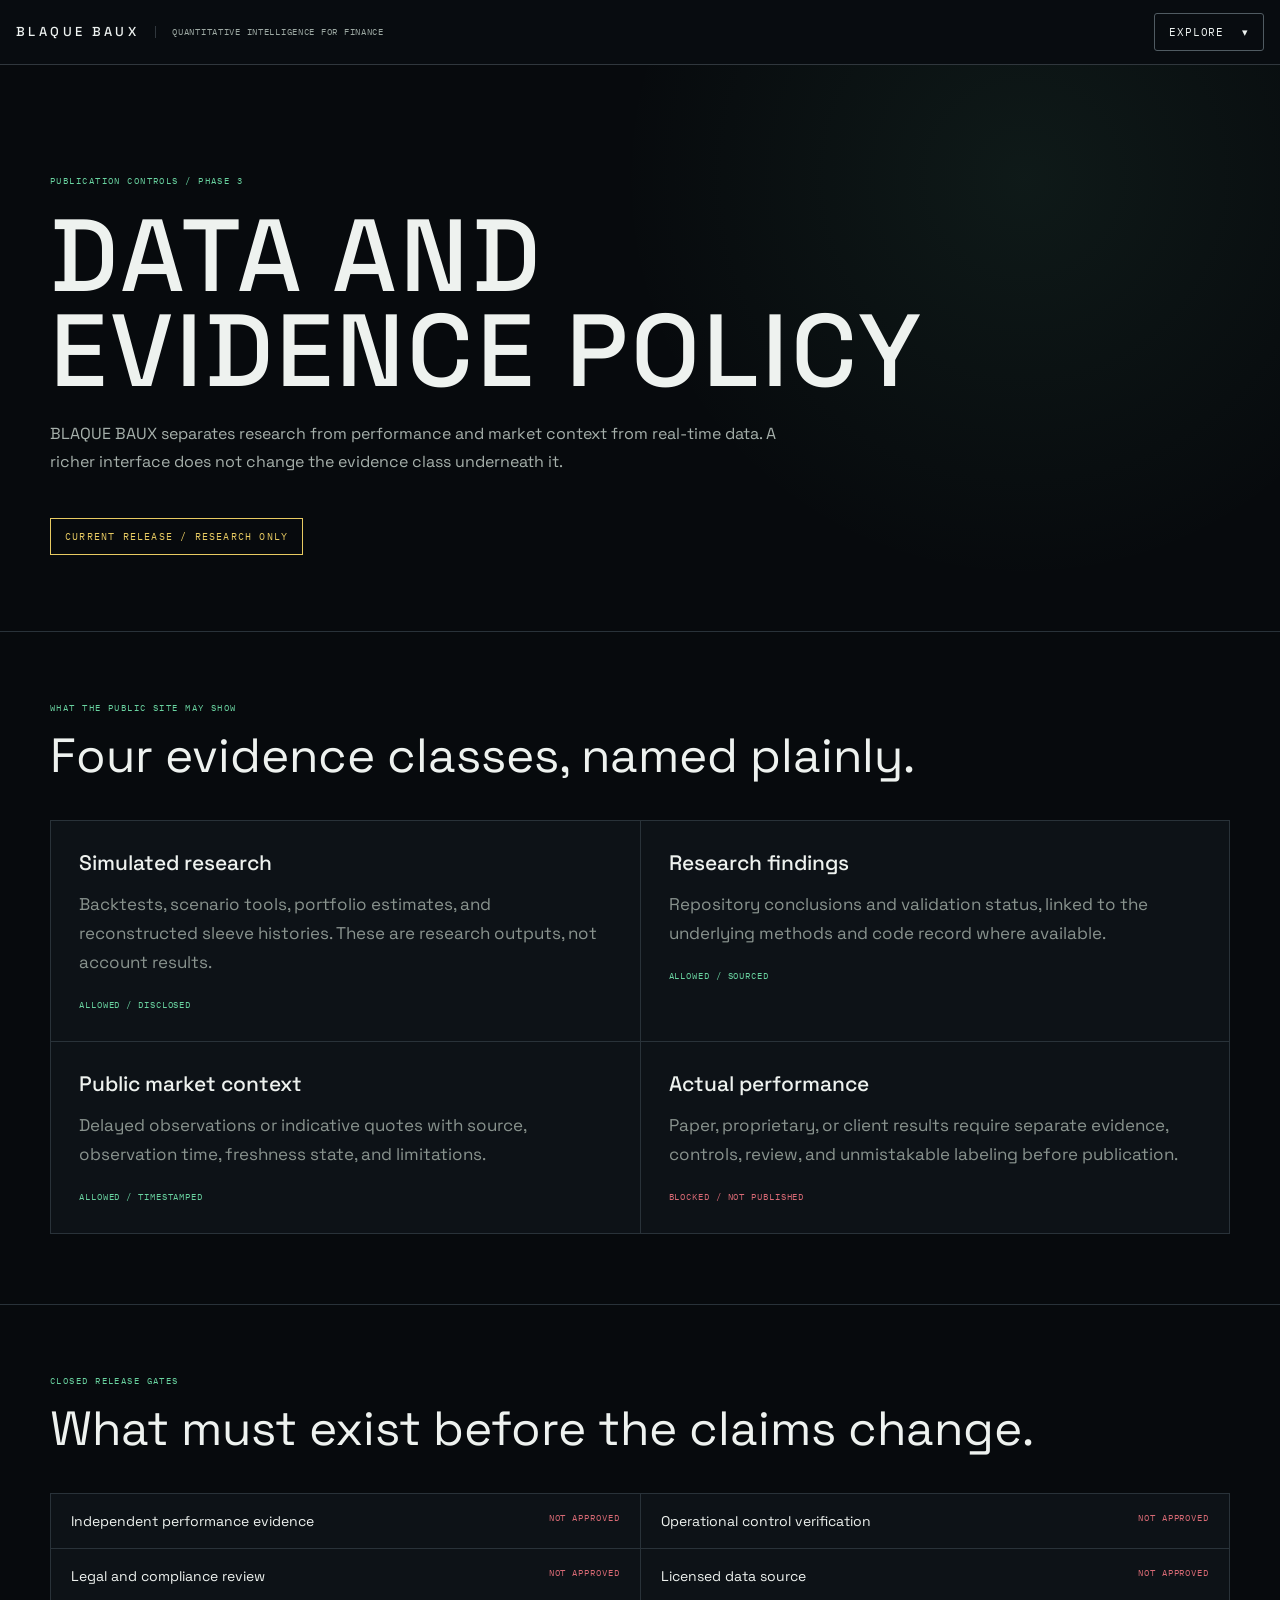
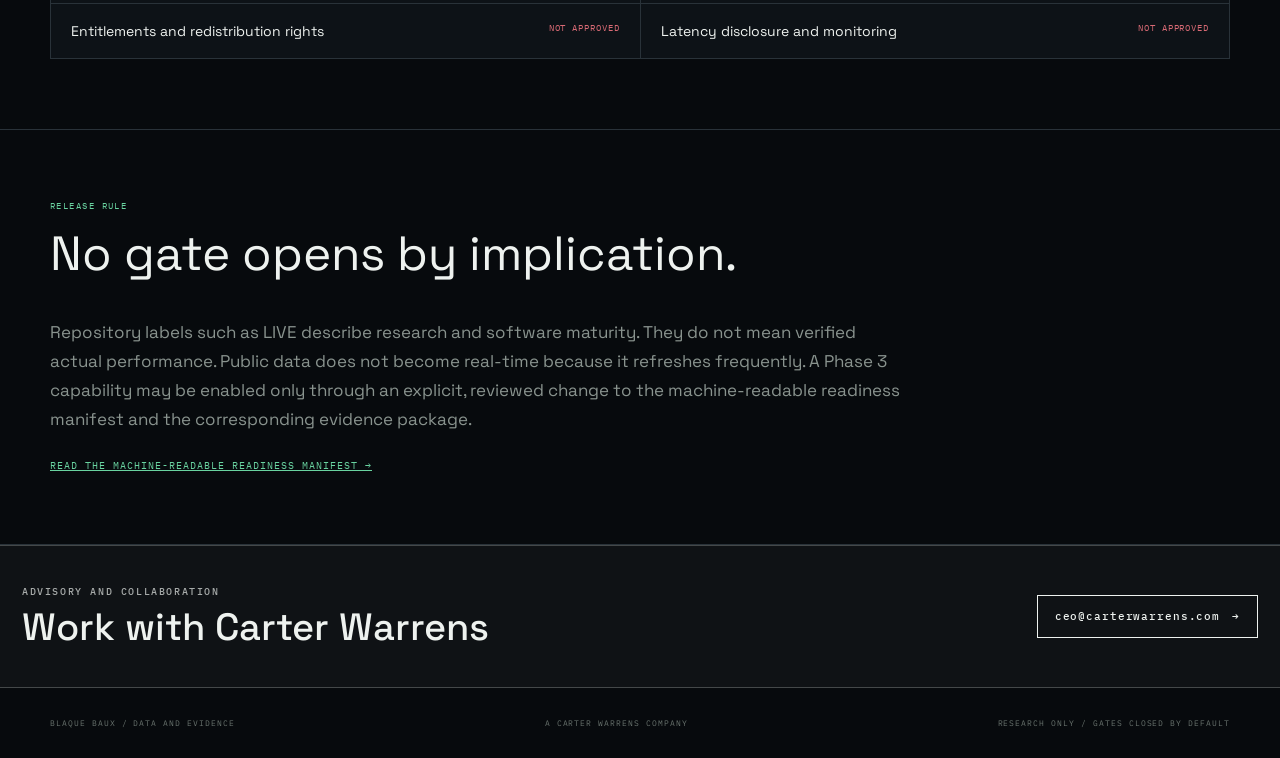
<file: evidence/index.html>
<!doctype html>
<html lang="en">
<head>
<meta charset="utf-8">
<meta name="viewport" content="width=device-width,initial-scale=1">
<title>BLAQUE BAUX / Data and Evidence Policy</title>
<meta name="description" content="How BLAQUE BAUX separates simulated research, public market context, paper results, actual performance, and real-time data claims.">
<link rel="canonical" href="https://www.blaquebaux.com/evidence/">
<link rel="icon" href="/favicon.svg" type="image/svg+xml">
<link rel="stylesheet" href="/assets/site-wide.css">
<link rel="stylesheet" href="/assets/navigation.css">
<script src="/assets/navigation.js" defer></script>
<style>
@import url('https://fonts.googleapis.com/css2?family=Space+Grotesk:wght@400;500;600&family=IBM+Plex+Mono:wght@300;400;500&display=swap');
:root{--bg:#070a0d;--panel:#0d1217;--ink:#eef2ef;--muted:#89938e;--line:#293239;--green:#69d3a0;--amber:#e8cb62;--red:#d96a75}*{box-sizing:border-box}body{margin:0;background:var(--bg);color:var(--ink);font-family:"Space Grotesk",sans-serif}.shell{width:min(1180px,calc(100% - 40px));margin:auto}.hero{padding:110px 0 76px;border-bottom:1px solid var(--line);background:radial-gradient(circle at 80% 20%,rgba(105,211,160,.08),transparent 36%)}.eyebrow,.label{font:9px "IBM Plex Mono",monospace;letter-spacing:.16em;text-transform:uppercase;color:var(--green)}h1{max-width:900px;margin:22px 0;font-size:clamp(48px,8vw,104px);font-weight:500;line-height:.93;letter-spacing:.03em}.lead{max-width:760px;color:#a6b0ab;font-size:17px;line-height:1.7}.state{display:inline-flex;gap:10px;align-items:center;margin-top:26px;padding:11px 14px;border:1px solid var(--amber);color:var(--amber);font:10px "IBM Plex Mono",monospace;letter-spacing:.12em}.section{padding:70px 0;border-bottom:1px solid var(--line)}h2{margin:12px 0 34px;font-size:clamp(28px,4vw,48px);font-weight:400}.types,.gates{display:grid;grid-template-columns:repeat(2,minmax(0,1fr));gap:1px;background:var(--line);border:1px solid var(--line)}.card{min-height:190px;padding:28px;background:var(--panel)}.card h3{margin:0 0 14px;font-size:21px;font-weight:500}.card p,.policy{margin:0;color:var(--muted);font-size:14px;line-height:1.7}.tag{display:inline-block;margin-top:22px;font:9px "IBM Plex Mono",monospace;letter-spacing:.1em;text-transform:uppercase}.allowed{color:var(--green)}.blocked{color:var(--red)}.gate{display:flex;justify-content:space-between;gap:22px;padding:18px 20px;background:var(--panel);font-size:14px}.gate span:last-child{color:var(--red);font:9px "IBM Plex Mono",monospace;letter-spacing:.1em}.policy{max-width:850px}.source{display:inline-block;margin-top:26px;color:var(--green);font:10px "IBM Plex Mono",monospace;letter-spacing:.1em;text-transform:uppercase}.foot{padding:30px 0;display:flex;justify-content:space-between;color:#69736e;font:8px "IBM Plex Mono",monospace;letter-spacing:.12em;text-transform:uppercase}@media(max-width:700px){.hero{padding:76px 0 54px}.types,.gates{grid-template-columns:1fr}.foot{display:grid;gap:10px}}
</style>
</head>
<body>
<nav class="bb-site-nav" aria-label="Site navigation"><div class="bb-nav-inner"><a class="bb-wordmark" href="/">BLAQUE BAUX</a><span class="bb-positioning">Quantitative Intelligence for Finance</span><details class="bb-menu"><summary>Explore</summary><div class="bb-menu-panel"><a href="/">Home</a><a href="/analysis/">Analysis</a><a href="/start/">Start here</a><a href="/#system">System</a><a href="/corpus/">Corpus</a><a href="/labs/">Labs</a><a href="/capstone/">Capstone</a><a href="/block/">Block</a><a href="/tracker/">Tracker</a><a href="/toolkit/">Toolkit</a><a href="/bumble/">Bumble</a><a href="/about/">About</a><a href="/evidence/" aria-current="page">Data & evidence</a><a href="/#carter-warrens">Carter Warrens</a><a href="https://github.com/blaquebaux" target="_blank" rel="noopener noreferrer">GitHub ↗</a></div></details></div></nav>
<main>
<header class="hero"><div class="shell"><div class="eyebrow">Publication controls / Phase 3</div><h1>DATA AND EVIDENCE POLICY</h1><p class="lead">BLAQUE BAUX separates research from performance and market context from real-time data. A richer interface does not change the evidence class underneath it.</p><div class="state">CURRENT RELEASE / RESEARCH ONLY</div></div></header>
<section class="section"><div class="shell"><div class="label">What the public site may show</div><h2>Four evidence classes, named plainly.</h2><div class="types">
<article class="card"><h3>Simulated research</h3><p>Backtests, scenario tools, portfolio estimates, and reconstructed sleeve histories. These are research outputs, not account results.</p><span class="tag allowed">Allowed / disclosed</span></article>
<article class="card"><h3>Research findings</h3><p>Repository conclusions and validation status, linked to the underlying methods and code record where available.</p><span class="tag allowed">Allowed / sourced</span></article>
<article class="card"><h3>Public market context</h3><p>Delayed observations or indicative quotes with source, observation time, freshness state, and limitations.</p><span class="tag allowed">Allowed / timestamped</span></article>
<article class="card"><h3>Actual performance</h3><p>Paper, proprietary, or client results require separate evidence, controls, review, and unmistakable labeling before publication.</p><span class="tag blocked">Blocked / not published</span></article>
</div></div></section>
<section class="section"><div class="shell"><div class="label">Closed release gates</div><h2>What must exist before the claims change.</h2><div class="gates">
<div class="gate"><span>Independent performance evidence</span><span>NOT APPROVED</span></div><div class="gate"><span>Operational control verification</span><span>NOT APPROVED</span></div><div class="gate"><span>Legal and compliance review</span><span>NOT APPROVED</span></div><div class="gate"><span>Licensed data source</span><span>NOT APPROVED</span></div><div class="gate"><span>Entitlements and redistribution rights</span><span>NOT APPROVED</span></div><div class="gate"><span>Latency disclosure and monitoring</span><span>NOT APPROVED</span></div>
</div></div></section>
<section class="section"><div class="shell"><div class="label">Release rule</div><h2>No gate opens by implication.</h2><p class="policy">Repository labels such as LIVE describe research and software maturity. They do not mean verified actual performance. Public data does not become real-time because it refreshes frequently. A Phase 3 capability may be enabled only through an explicit, reviewed change to the machine-readable readiness manifest and the corresponding evidence package.</p><a class="source" href="/evidence-readiness.json">Read the machine-readable readiness manifest →</a></div></section>
</main>
<aside class="site-contact" aria-label="Contact Carter Warrens"><div class="site-contact-inner"><div><span class="site-contact-label">Advisory and collaboration</span><span class="site-contact-title">Work with Carter Warrens</span></div><a class="site-contact-link" href="mailto:ceo@carterwarrens.com"><span>ceo@carterwarrens.com</span><span>→</span></a></div></aside>
<footer><div class="shell foot"><span>BLAQUE BAUX / DATA AND EVIDENCE</span><span>A CARTER WARRENS COMPANY</span><span>RESEARCH ONLY / GATES CLOSED BY DEFAULT</span></div></footer>
</body>
</html>
</file>
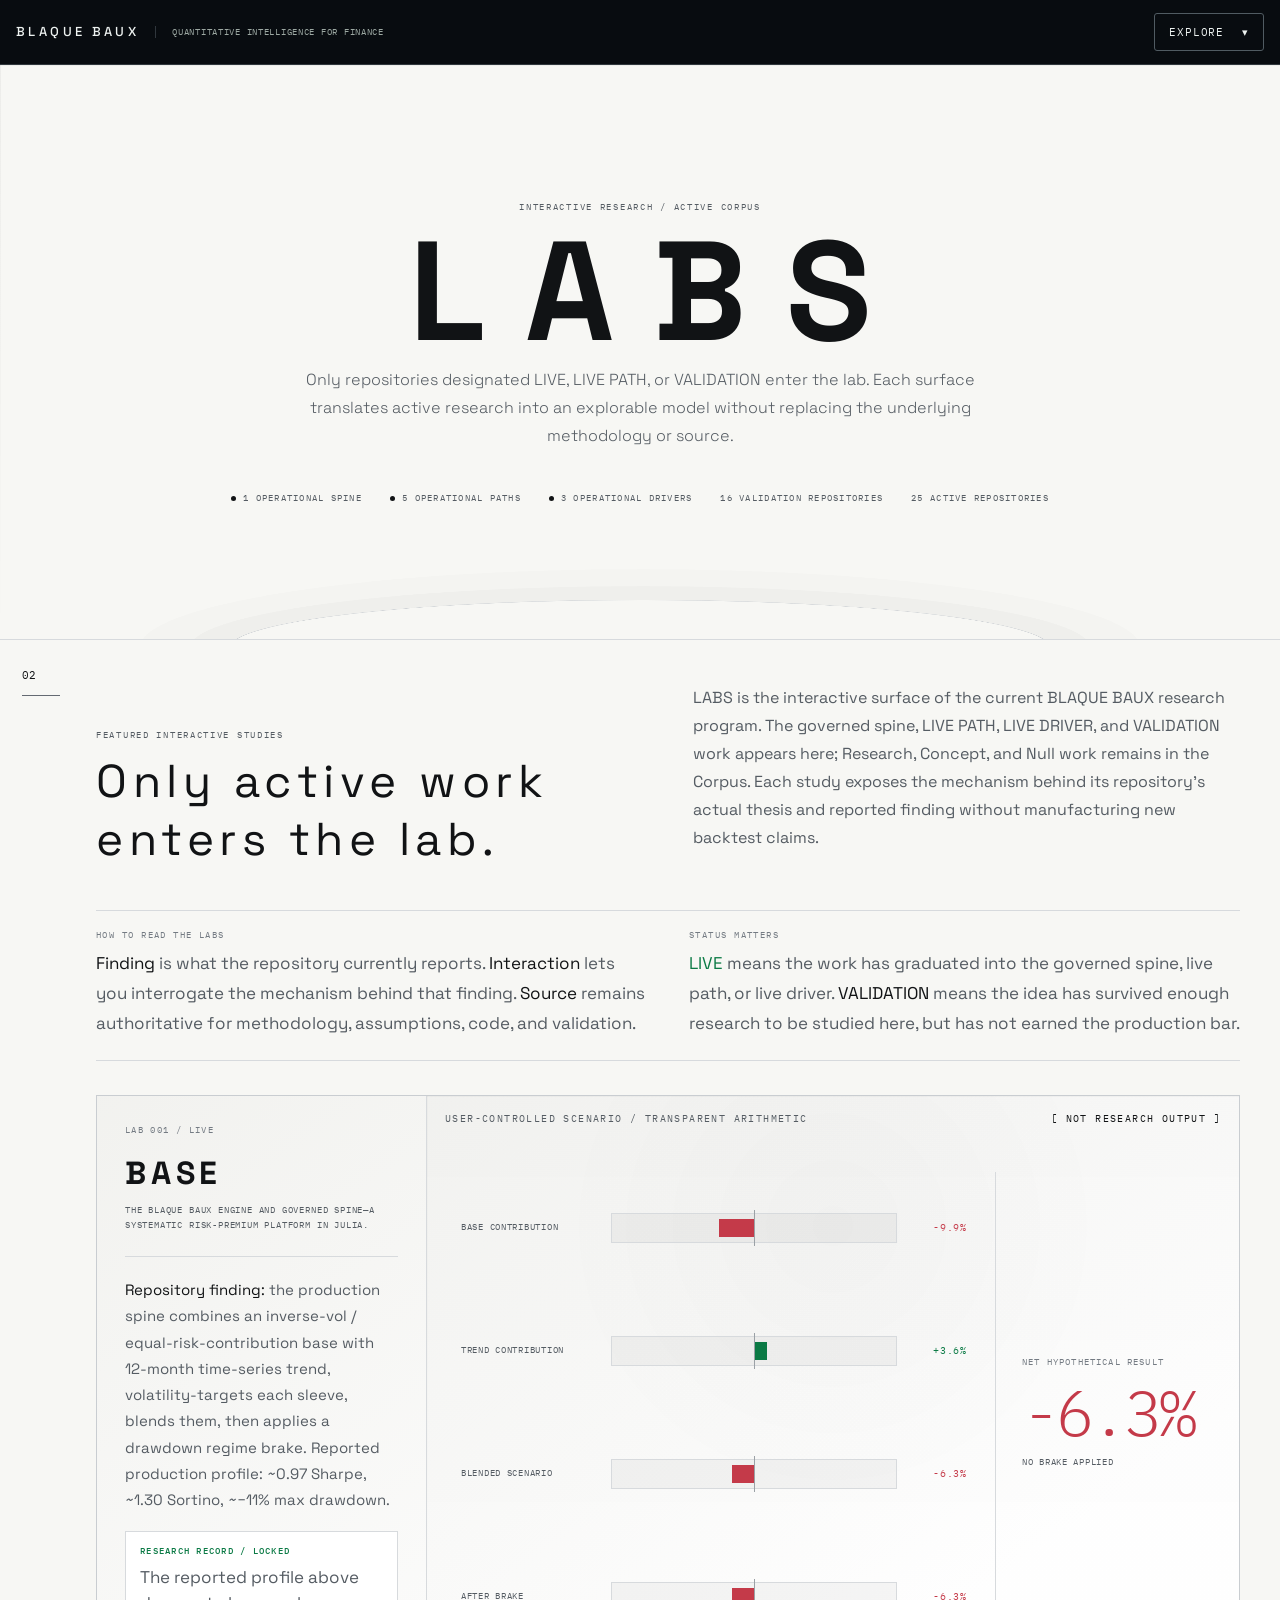
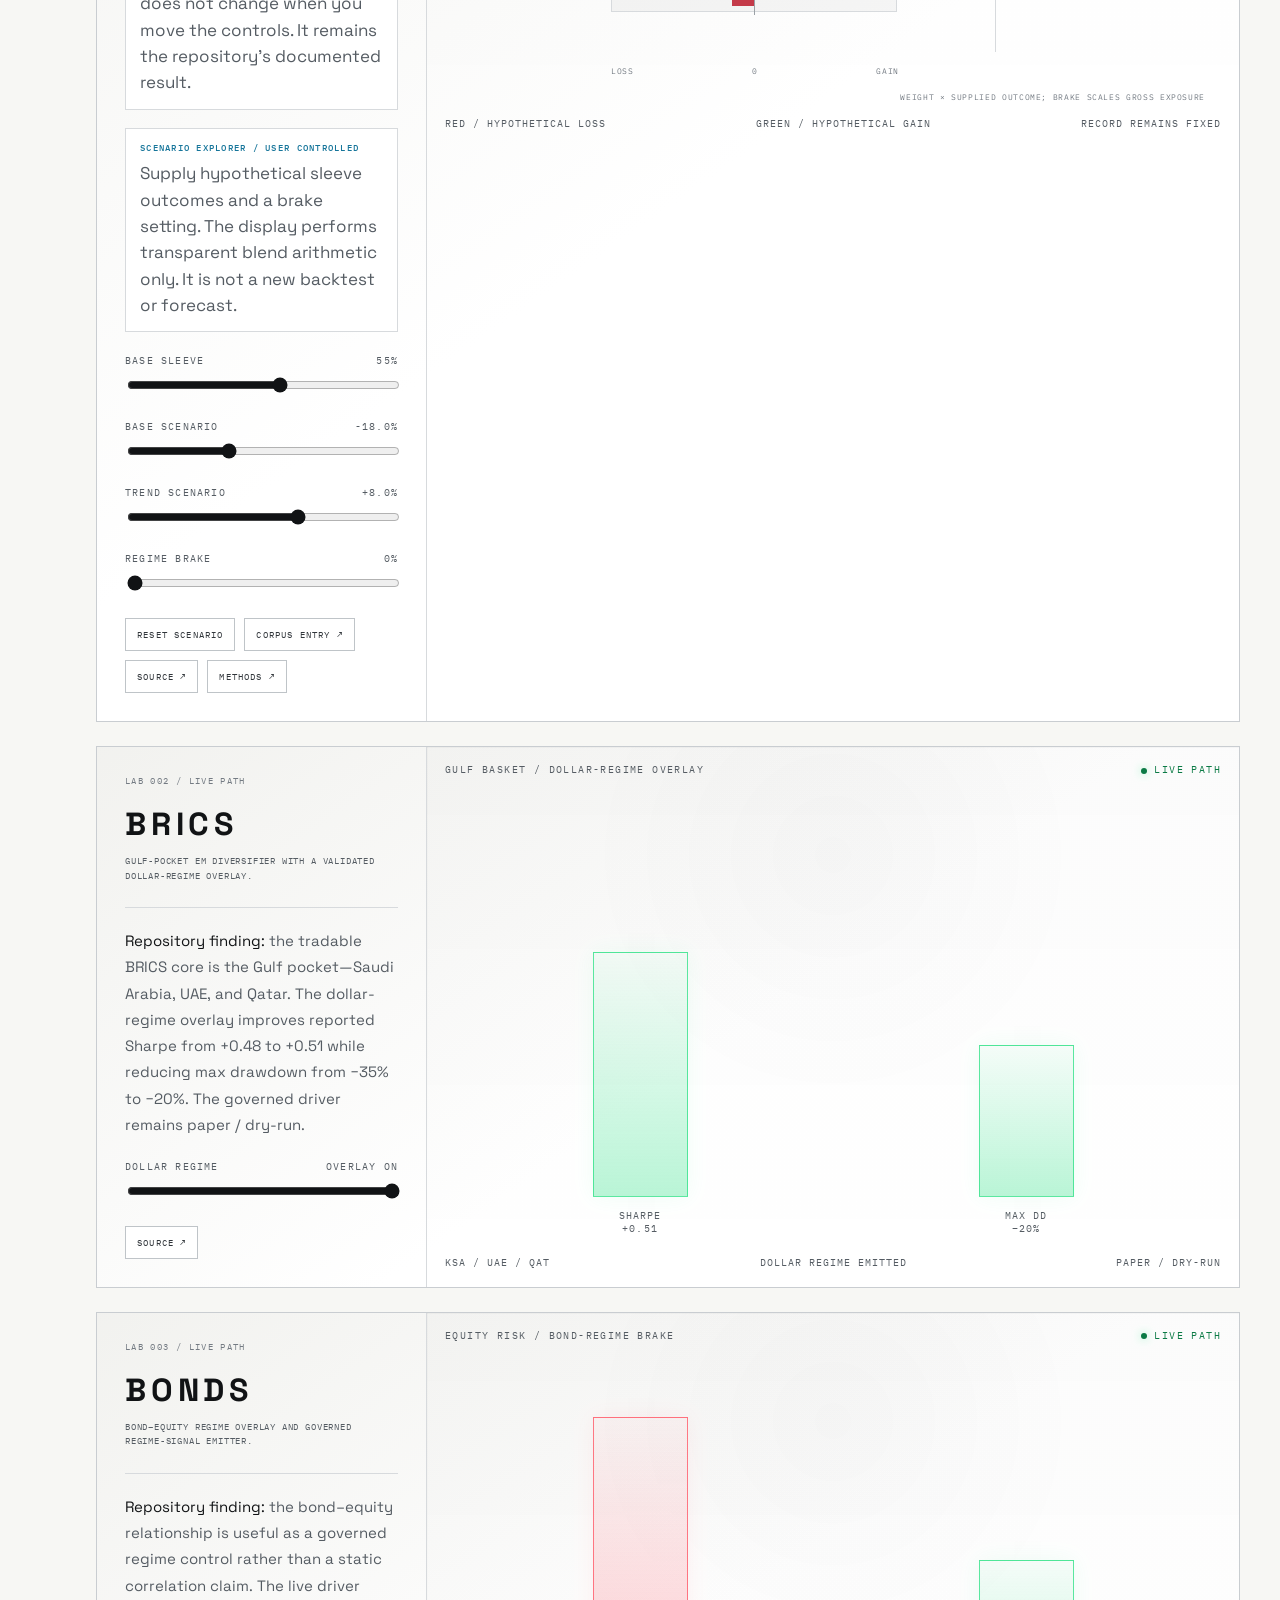
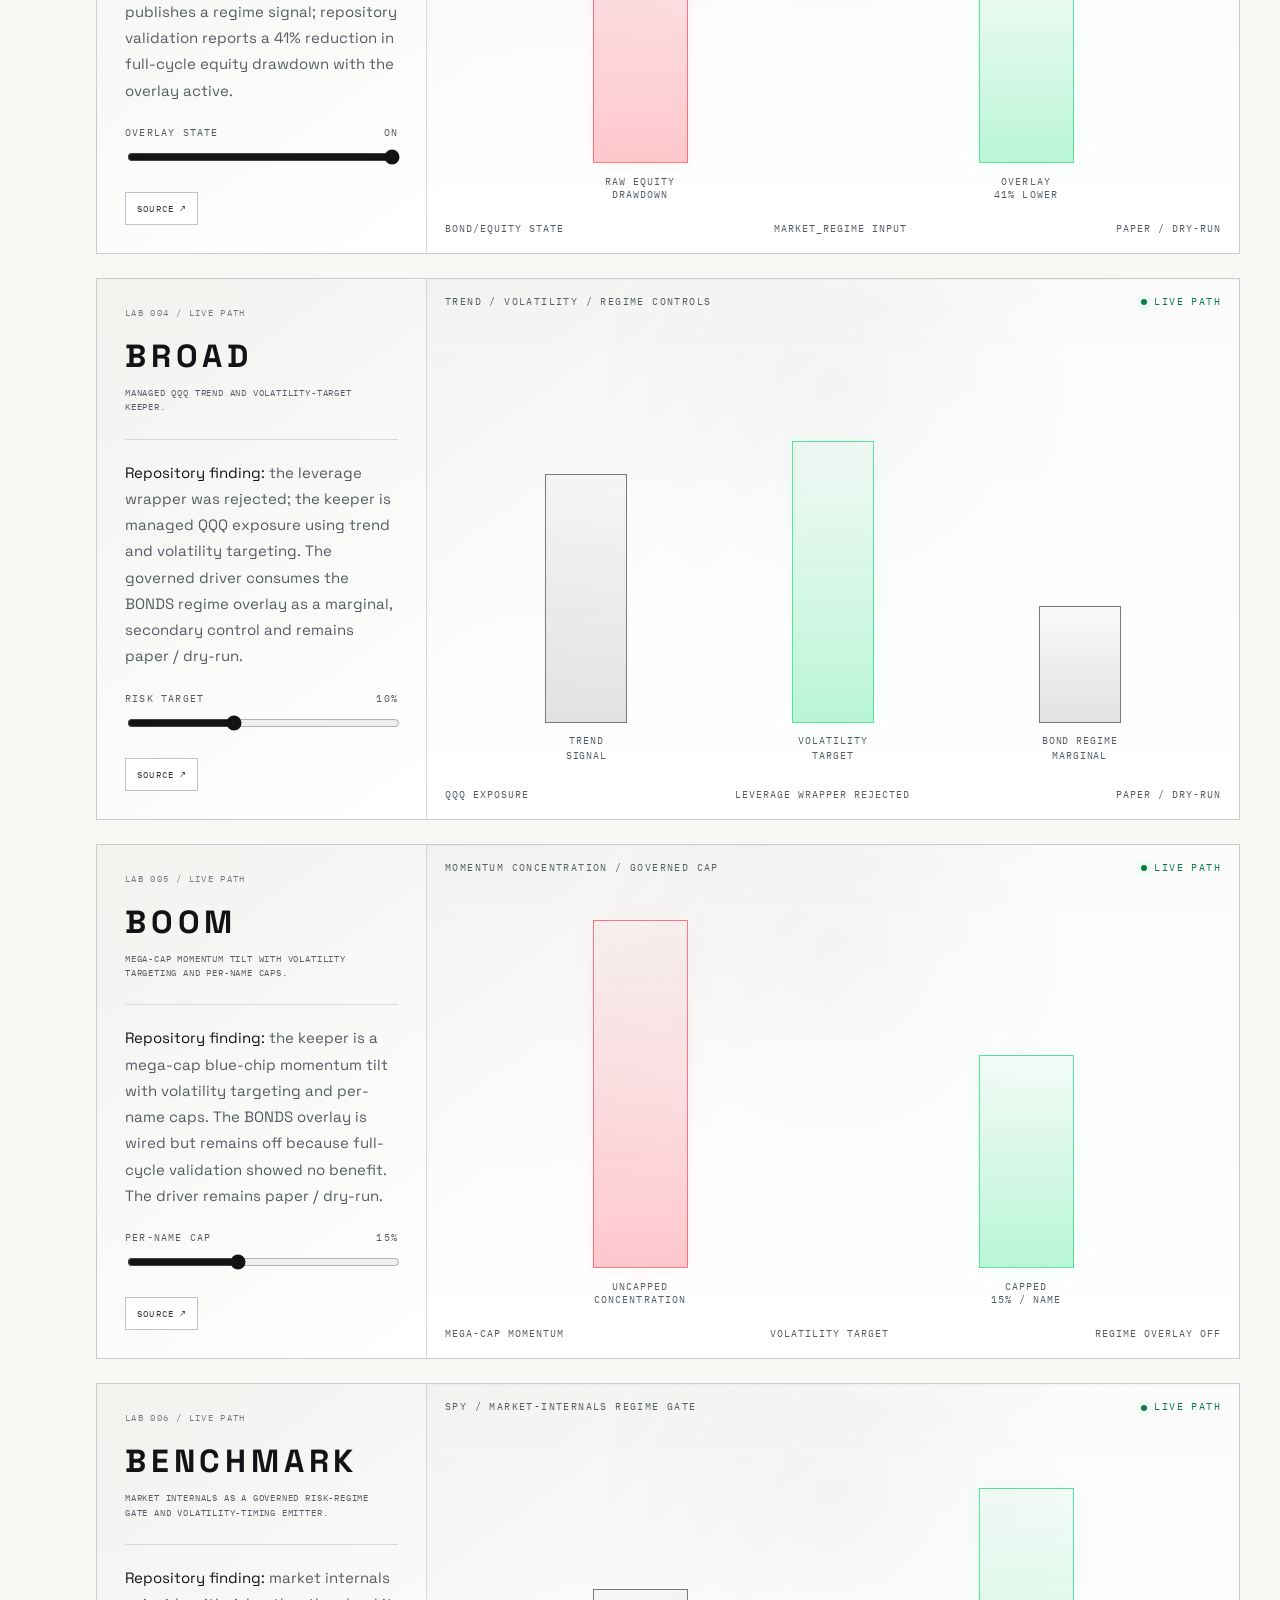
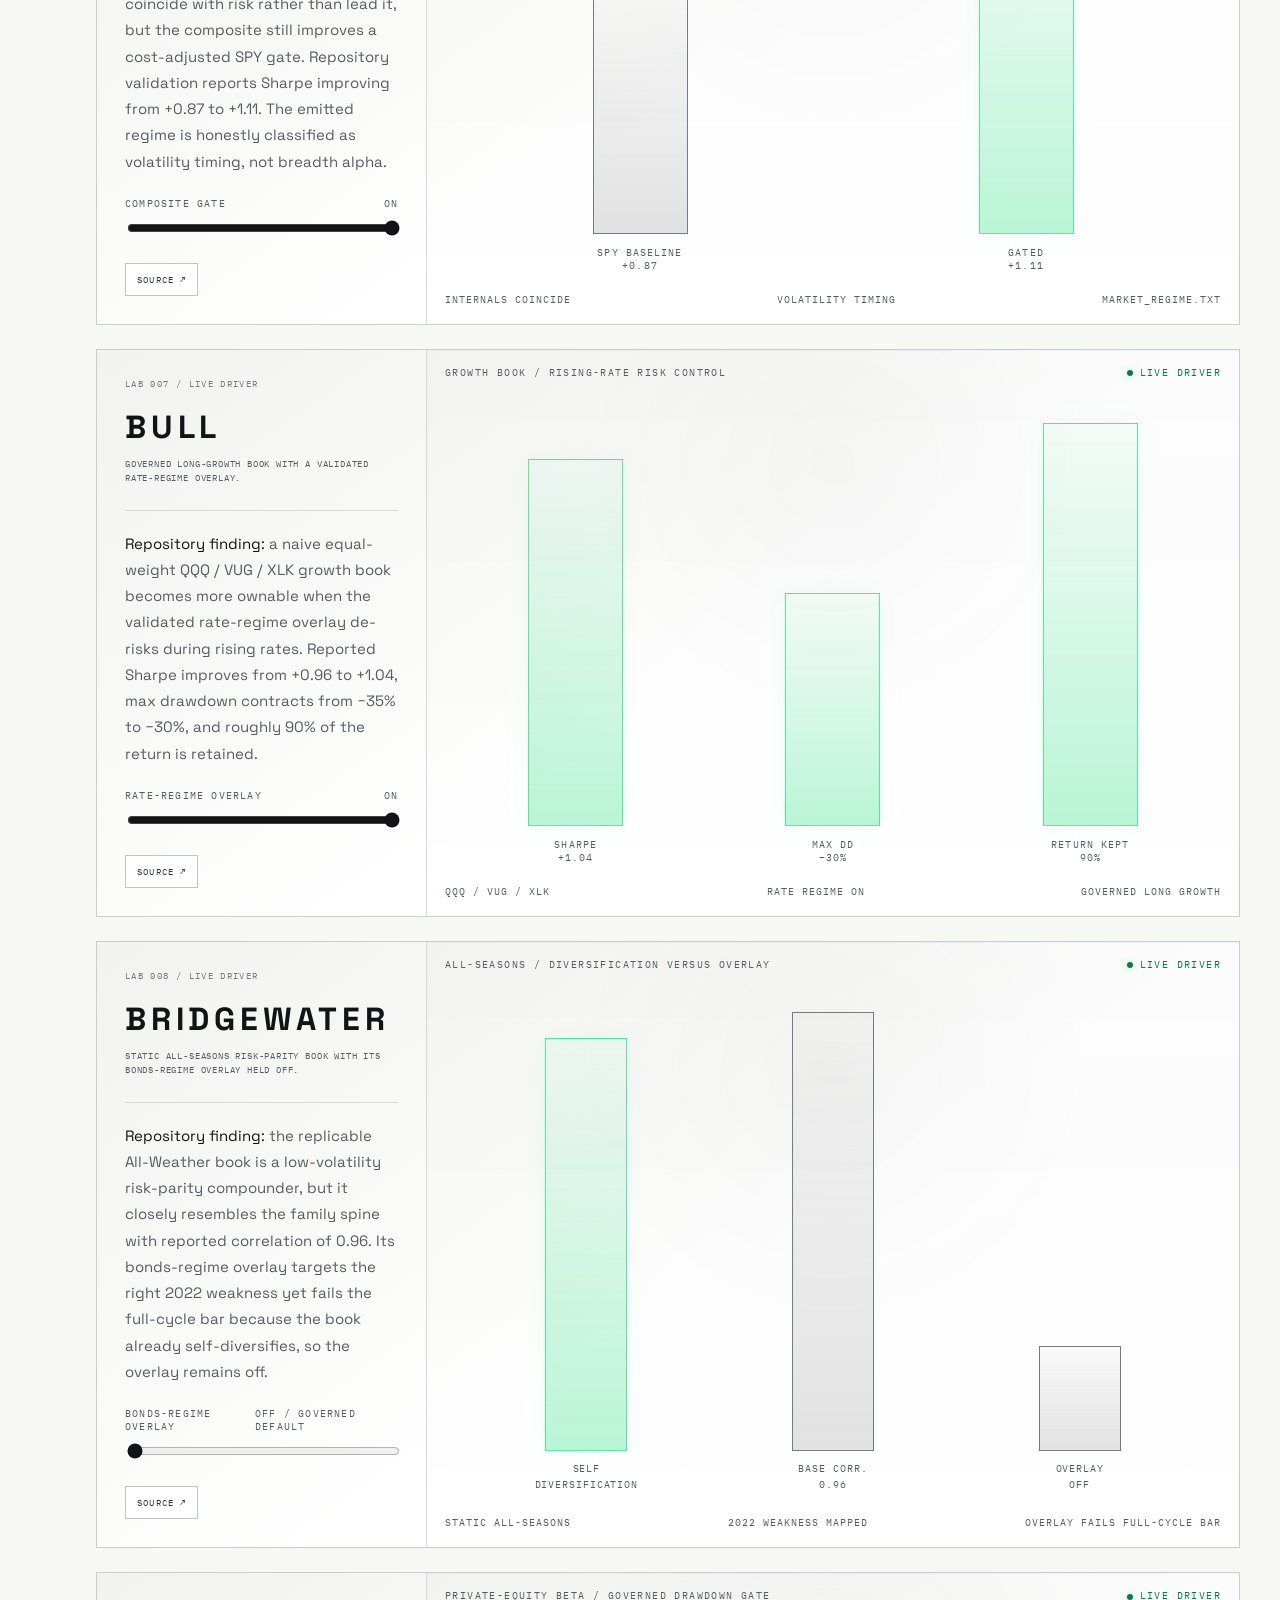
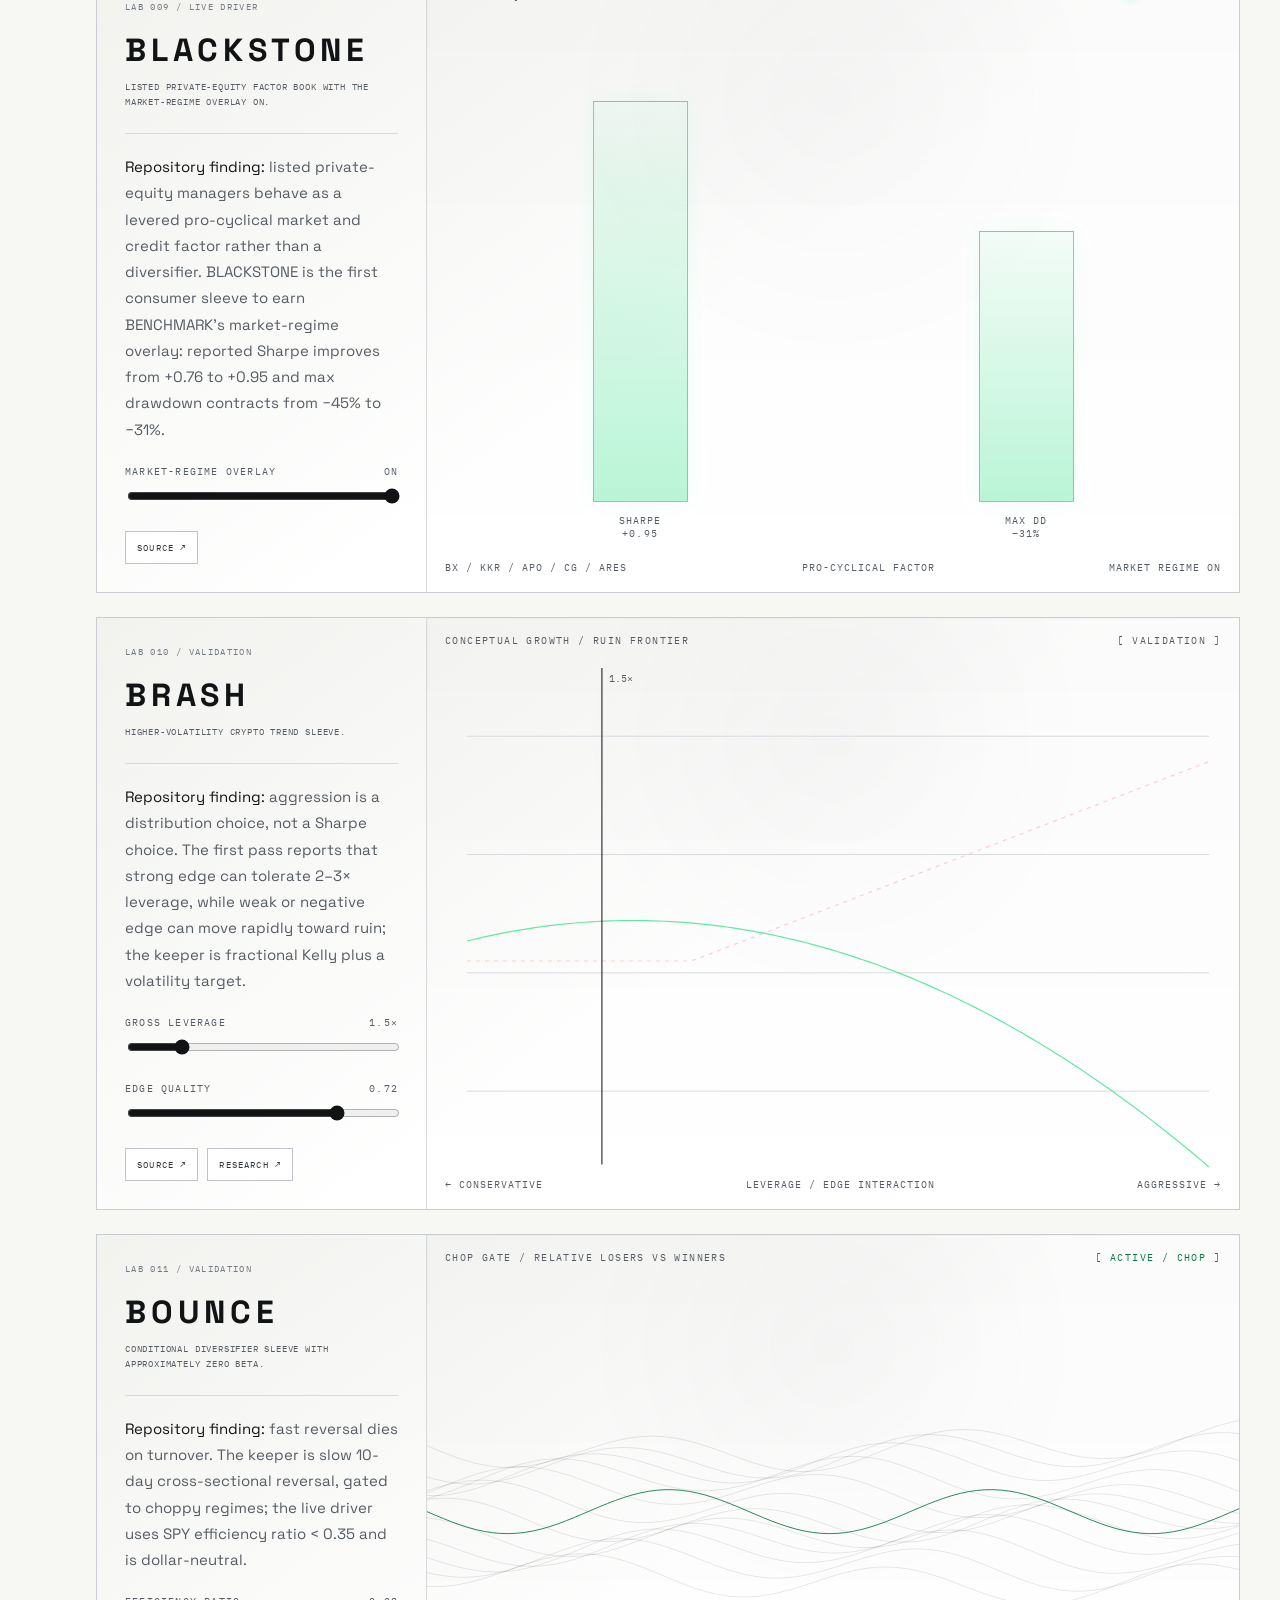
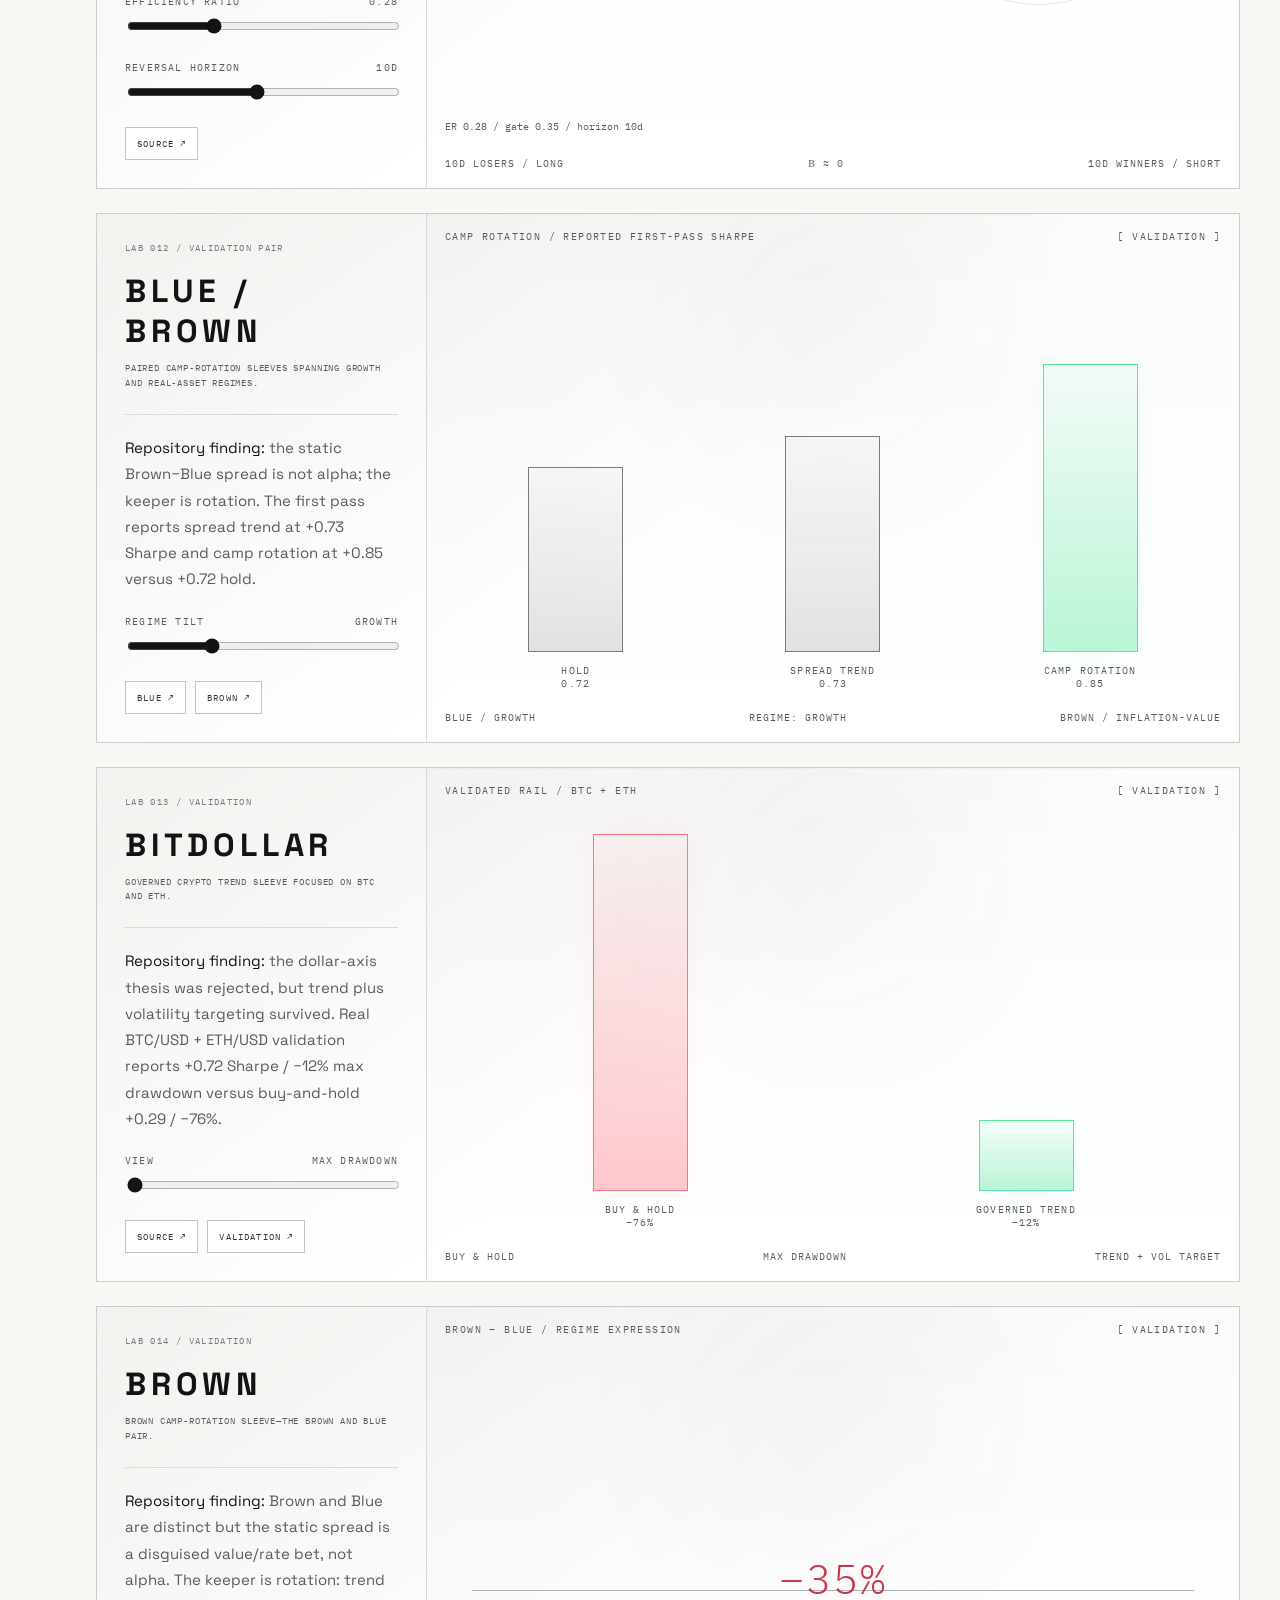
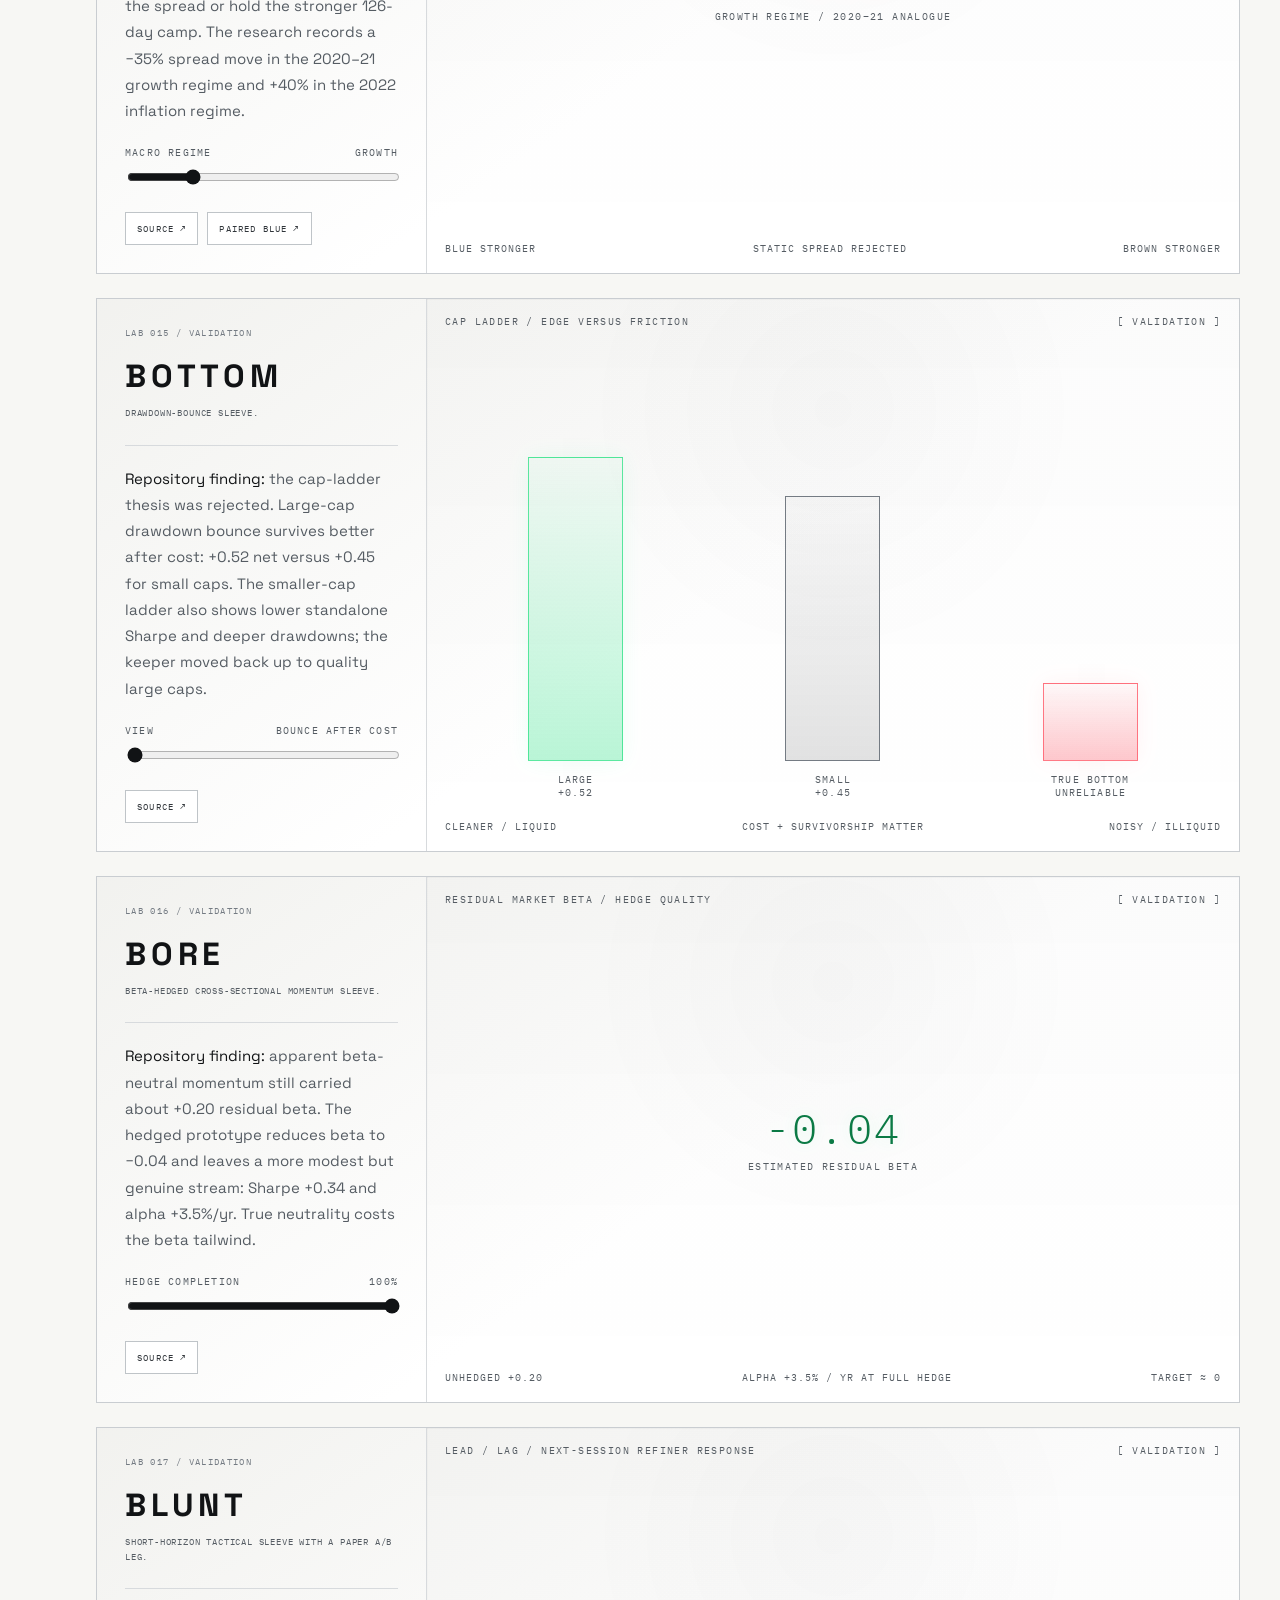
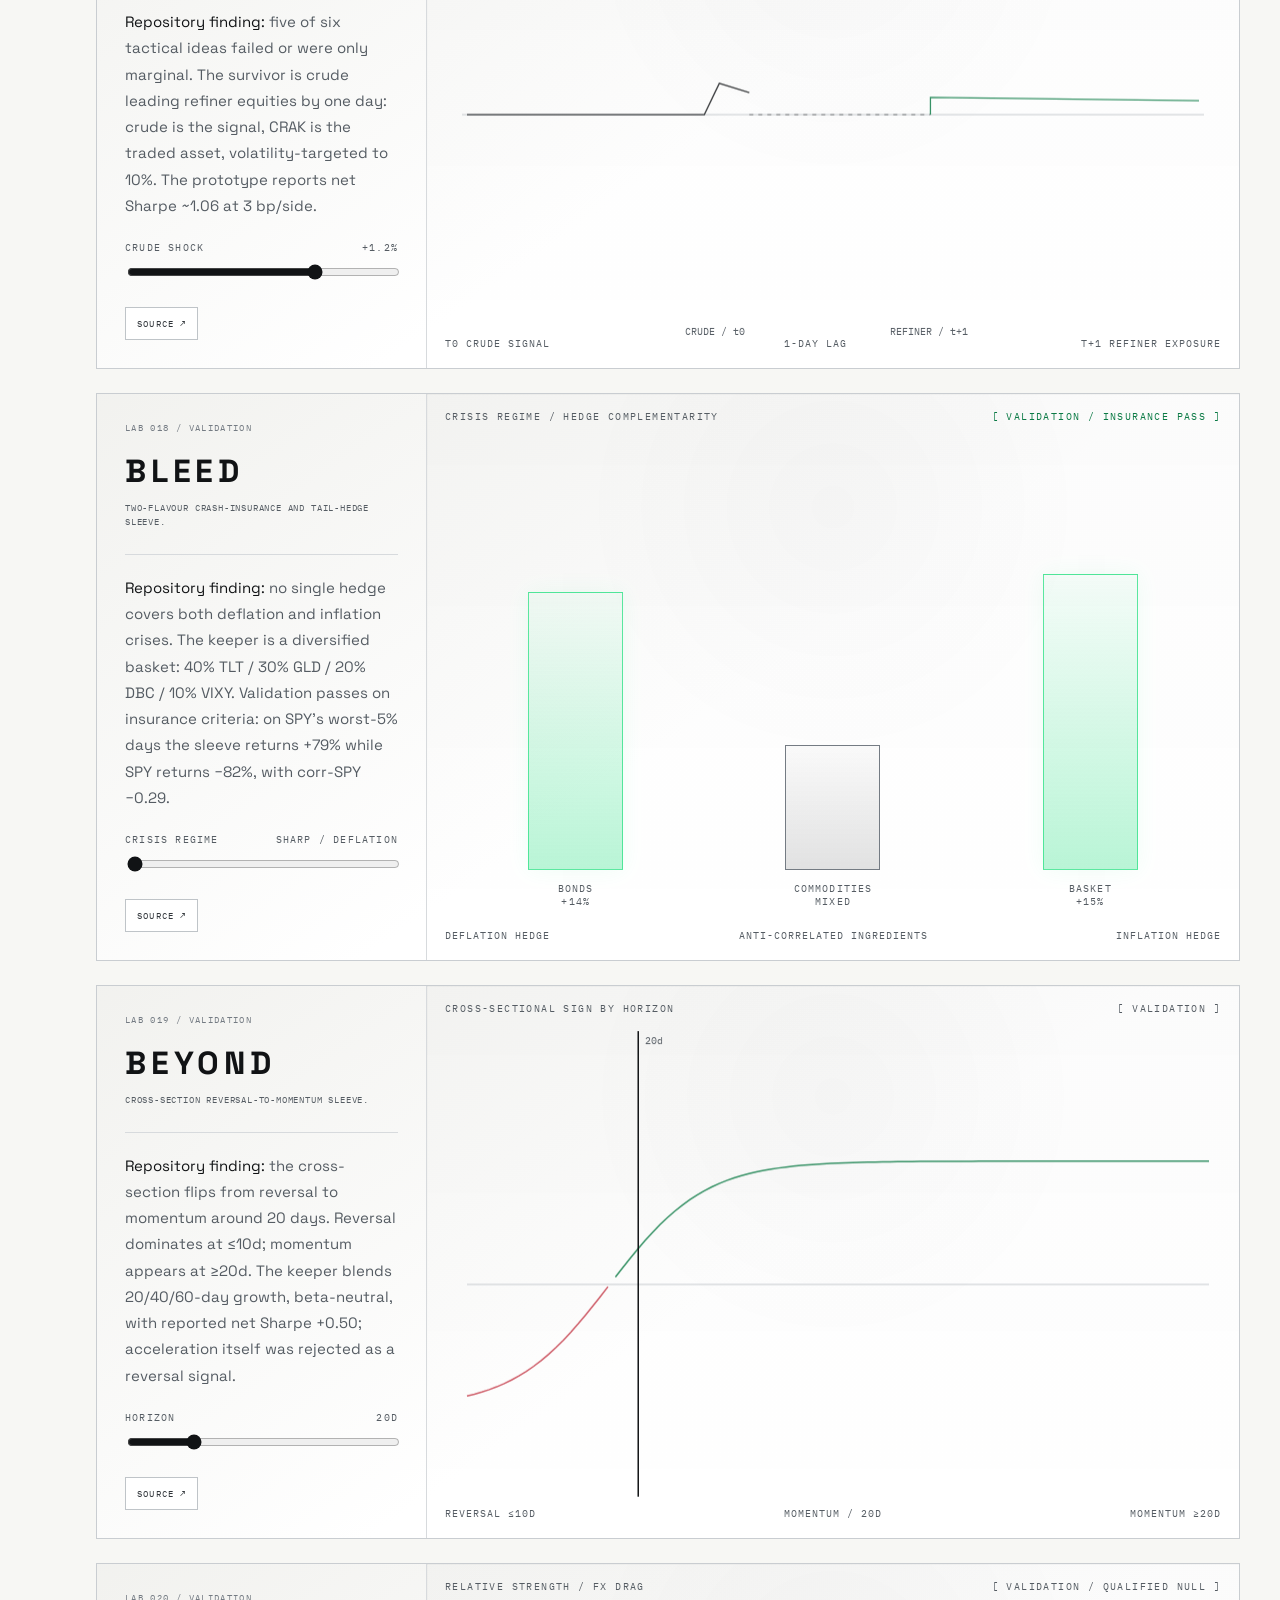
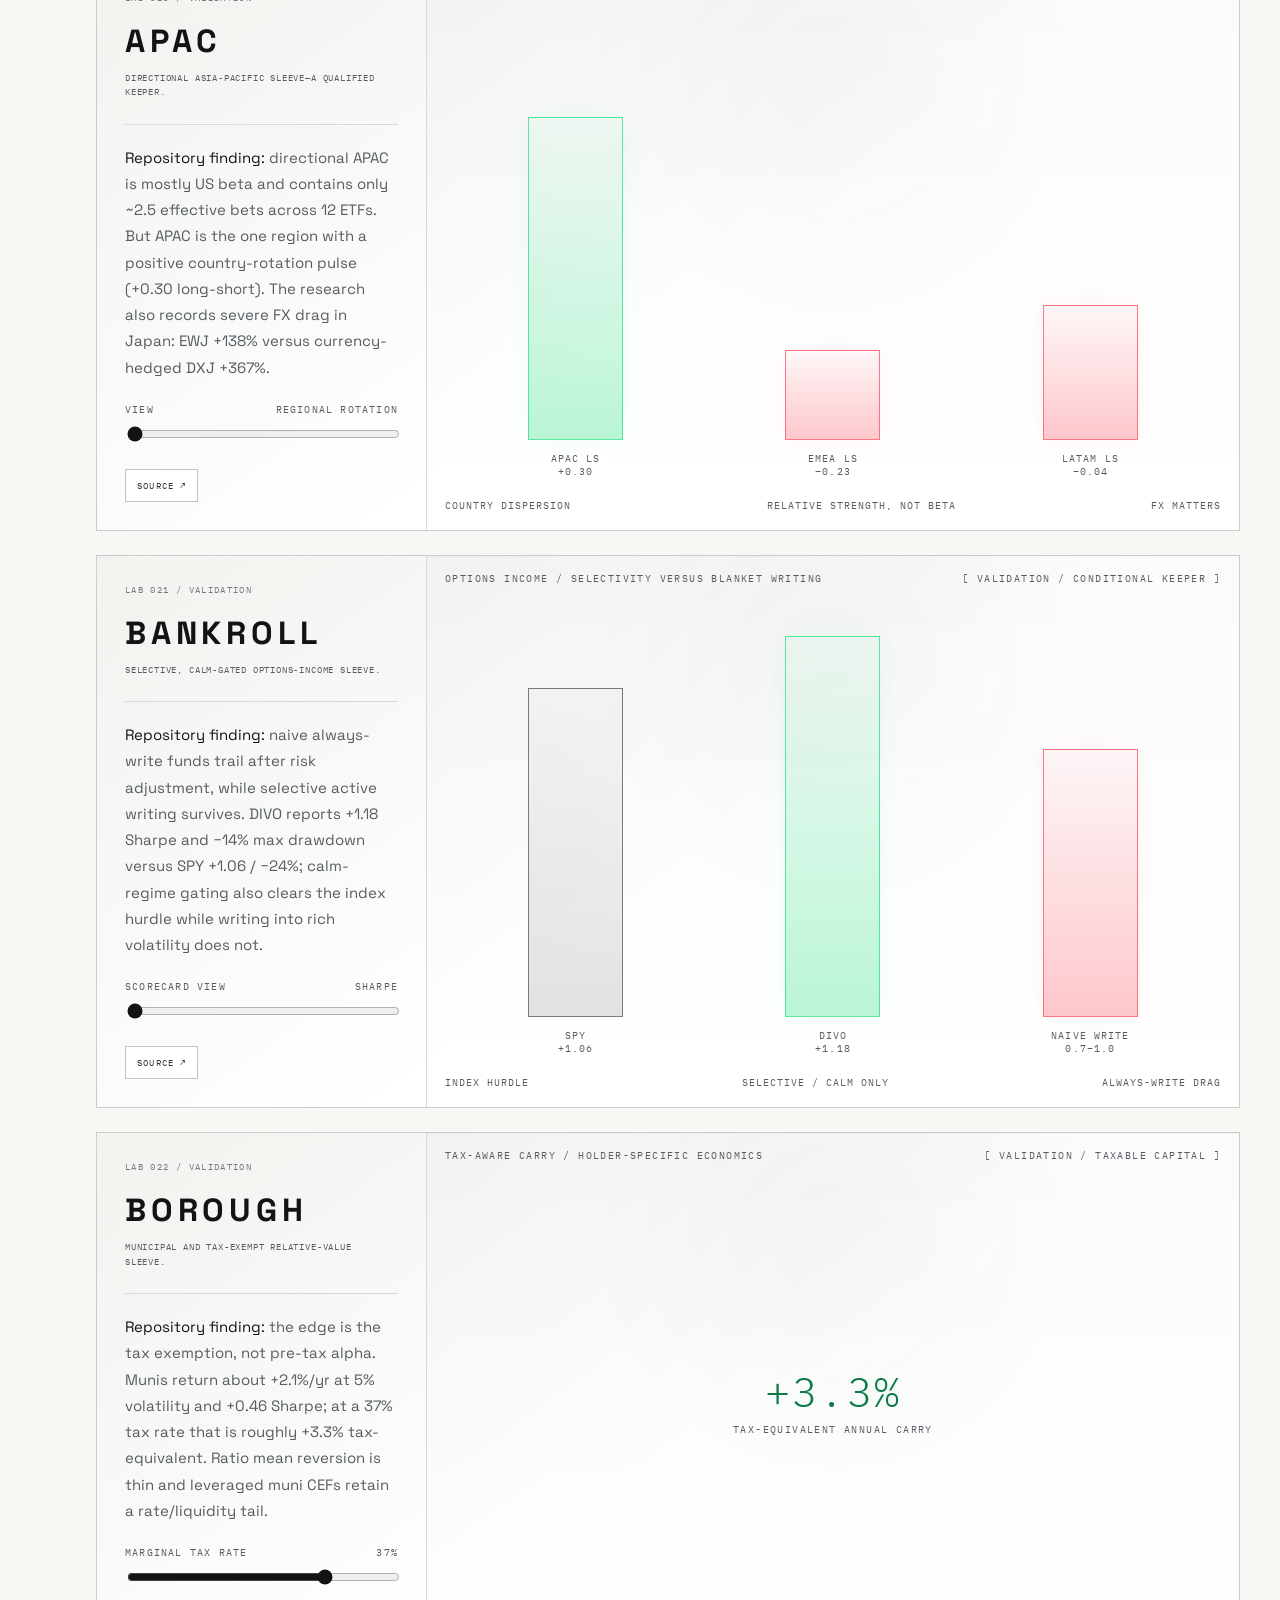
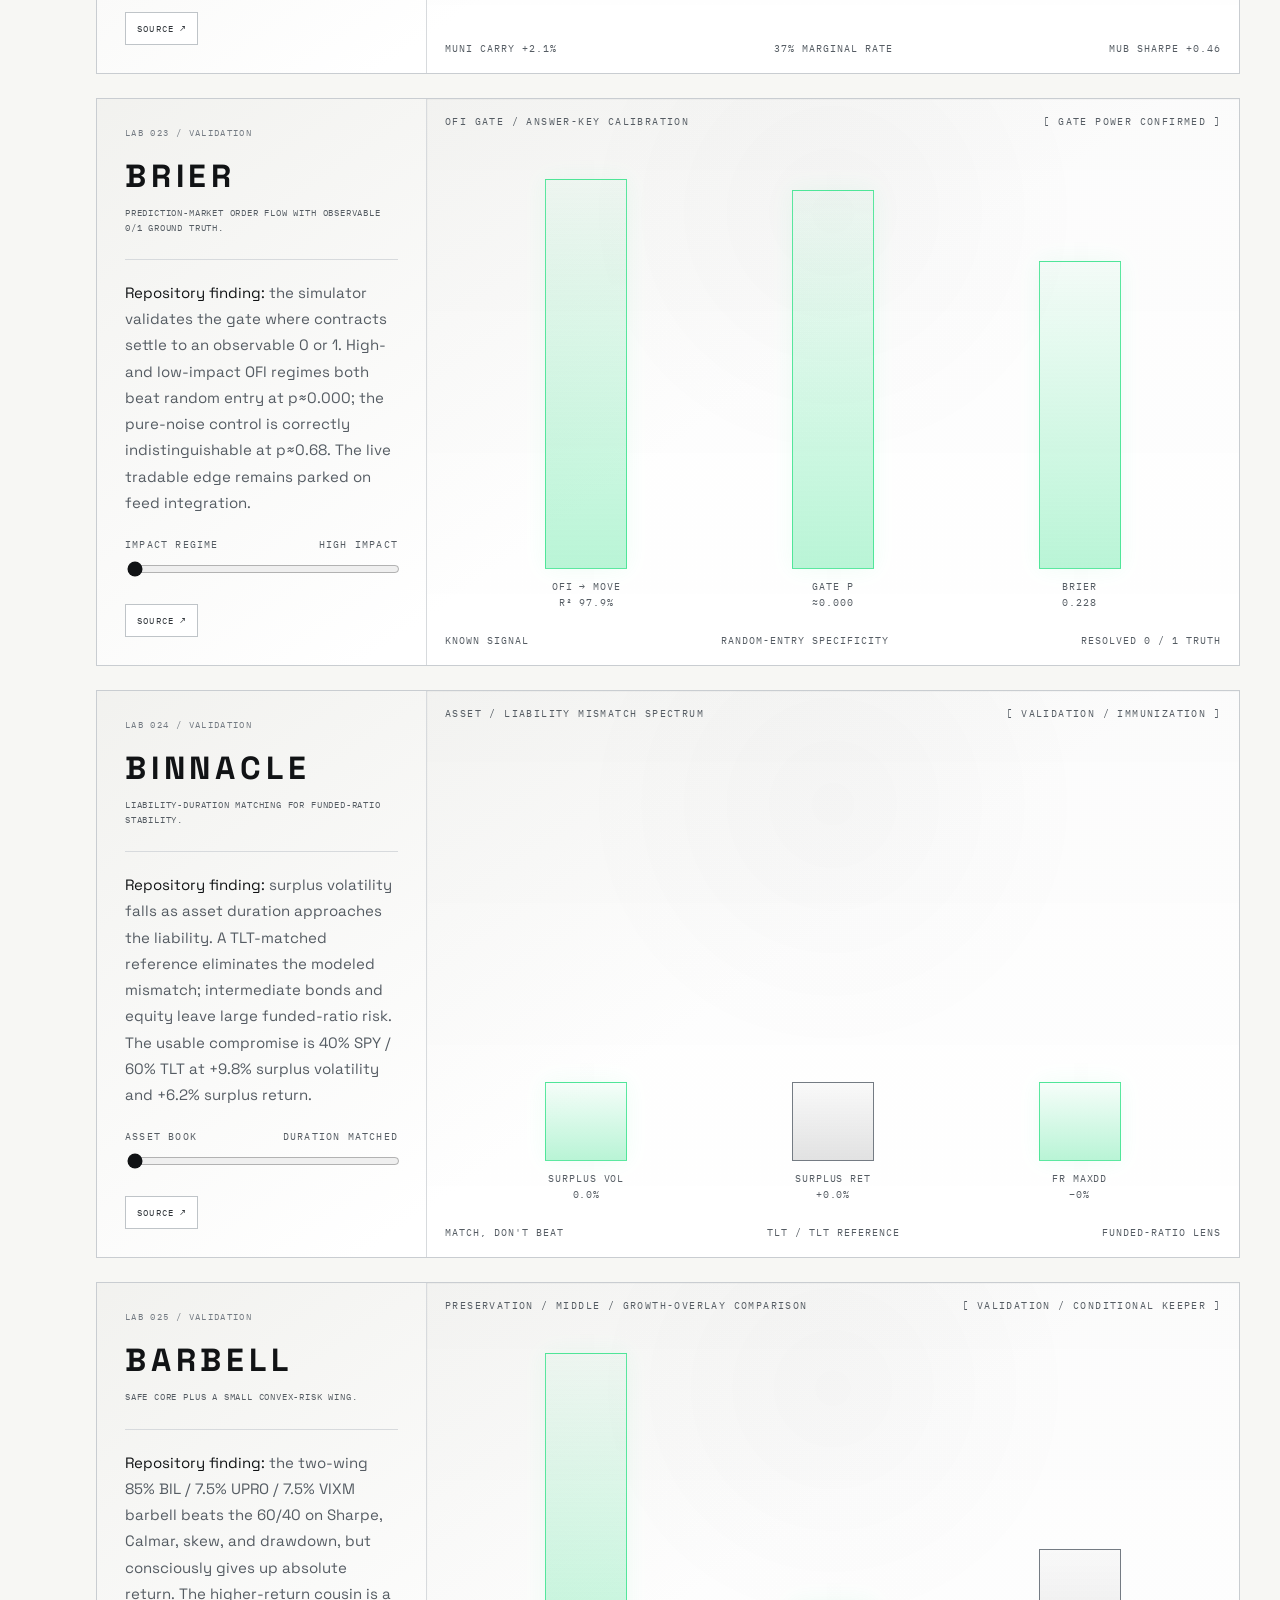
<file: labs/index.html>
<!DOCTYPE html>

<html lang="en">
<head>
<meta charset="utf-8"/><meta content="width=device-width,initial-scale=1" name="viewport"/>
<title>BLAQUE BAUX LABS — Interactive Systematic Research</title>
<link rel="canonical" href="https://www.blaquebaux.com/labs/">
<link rel="icon" href="/favicon.svg" type="image/svg+xml">
<meta name="robots" content="index,follow,max-image-preview:large,max-snippet:-1,max-video-preview:-1">
<meta name="author" content="Carter Warrens">
<meta name="description" content="Explore Julia-based systematic research labs and governed strategy validation for hedge funds, family offices, asset managers, and institutional investment teams.">
<meta property="og:title" content="BLAQUE BAUX LABS — Interactive Systematic Research">
<meta property="og:description" content="Interactive Julia research surfaces for governed systematic strategies in live operation or active validation.">
<meta property="og:type" content="website"><meta property="og:url" content="https://www.blaquebaux.com/labs/">
<meta property="og:site_name" content="BLAQUE BAUX"><meta property="og:locale" content="en_US">
<meta property="og:image" content="https://www.blaquebaux.com/assets/blaque-baux-social.png"><meta property="og:image:width" content="1200"><meta property="og:image:height" content="630"><meta property="og:image:alt" content="BLAQUE BAUX systematic research engine visualization">
<meta name="twitter:card" content="summary_large_image"><meta name="twitter:title" content="BLAQUE BAUX LABS — Interactive Systematic Research"><meta name="twitter:description" content="Interactive Julia research surfaces for governed systematic strategies in live operation or active validation."><meta name="twitter:image" content="https://www.blaquebaux.com/assets/blaque-baux-social.png"><meta name="twitter:image:alt" content="BLAQUE BAUX systematic research engine visualization">
<meta name="theme-color" content="#f7f7f4">
<script type="application/ld+json">{"@context":"https://schema.org","@type":"CollectionPage","@id":"https://www.blaquebaux.com/labs/#webpage","url":"https://www.blaquebaux.com/labs/","name":"BLAQUE BAUX LABS — Interactive Systematic Research","description":"Interactive Julia research surfaces for governed systematic strategies in live operation or active validation.","keywords":["Julia quantitative finance","systematic research labs","hedge fund research","family office risk management","private equity risk management","asset management","portfolio management","institutional investment","strategy validation"],"audience":{"@type":"Audience","audienceType":"Hedge funds, family offices, private equity firms, asset managers, portfolio managers, and institutional investors"},"isPartOf":{"@id":"https://www.blaquebaux.com/#website"},"about":{"@id":"https://www.blaquebaux.com/#organization"},"inLanguage":"en-US"}</script>
<style>
@import url('https://fonts.googleapis.com/css2?family=Space+Grotesk:wght@400;500;600&family=IBM+Plex+Mono:wght@300;400;500&display=swap');
:root{--bg:#f7f7f4;--panel:#fff;--fg:#111315;--muted:#555c63;--dim:#747b83;--line:#d7dadd;--line2:#e8eaec;--green:#0b7a45;--green-soft:rgba(11,122,69,.13);--red:#c43a49;--red-soft:rgba(196,58,73,.12);--amber:#8a6520;--cyan:#16759a}
*{box-sizing:border-box}html{scroll-behavior:smooth}body{margin:0;background:var(--bg);color:var(--fg);font-family:"Space Grotesk",sans-serif}
a{color:inherit;text-decoration:none}.shell{width:min(1480px,calc(100% - 44px));margin:auto}.mono,.micro{font-family:"IBM Plex Mono",monospace}.micro{font-size:9px;letter-spacing:.19em;text-transform:uppercase;color:var(--muted)}
nav{position:sticky;top:0;z-index:40;background:rgba(247,247,244,.9);backdrop-filter:blur(16px);border-bottom:1px solid var(--line)}
.nav{height:70px;display:flex;align-items:center;justify-content:space-between}.brand{font-size:14px;font-weight:500;letter-spacing:.32em}.links{display:flex;gap:30px;font:9px "IBM Plex Mono";letter-spacing:.16em;text-transform:uppercase;color:#aaa}
.hero{min-height:575px;display:grid;place-items:center;border-bottom:1px solid var(--line);position:relative;overflow:hidden}
.hero:before{content:"";position:absolute;inset:0;background:linear-gradient(rgba(255,255,255,.018) 1px,transparent 1px),linear-gradient(90deg,rgba(255,255,255,.018) 1px,transparent 1px);background-size:76px 76px;mask-image:linear-gradient(black,transparent)}
.hero:after{content:"";position:absolute;width:820px;height:280px;border:1px solid #30363d;border-radius:50%;bottom:-150px;left:50%;transform:translateX(-50%) rotateX(70deg);box-shadow:0 0 0 40px rgba(255,255,255,.007),0 0 0 90px rgba(255,255,255,.004)}
.hero-inner{position:relative;text-align:center}.hero h1{margin:25px 0 20px;font-size:clamp(66px,11vw,164px);line-height:.78;letter-spacing:.28em;transform:translateX(.14em)}.hero p{max-width:720px;margin:auto;font:300 10px/1.85 "IBM Plex Mono";letter-spacing:.12em;text-transform:uppercase;color:#92989e}
.statusline{margin-top:42px;display:flex;justify-content:center;gap:28px;font:9px "IBM Plex Mono";letter-spacing:.14em;color:#5f656c;text-transform:uppercase}.dot{display:inline-block;width:5px;height:5px;border-radius:50%;background:#eee;margin-right:7px;animation:pulse 2.8s ease-in-out infinite}@keyframes pulse{50%{opacity:.22}}
.section{border-bottom:1px solid var(--line)}.row{display:grid;grid-template-columns:56px 1fr}.idx{padding-top:28px;font:11px "IBM Plex Mono";color:#aaa}.idx:after{content:"";display:block;width:38px;border-top:1px solid #646a72;margin-top:13px}.content{padding:28px 18px 70px}
.intro{display:grid;grid-template-columns:.8fr 1.2fr;gap:80px;align-items:end}.intro h2{font-size:clamp(31px,4vw,58px);font-weight:400;line-height:1.08;letter-spacing:.08em;margin:18px 0 0}.intro p{font-size:14px;line-height:1.8;color:#8d9298;max-width:720px}
.counter{margin-top:30px;font:300 9px/1.6 "IBM Plex Mono";letter-spacing:.12em;color:#5e646b;text-transform:uppercase}

/* active corpus */
.active-grid{display:grid;grid-template-columns:1.15fr .85fr;gap:40px;margin-top:55px}
.catalog{border-top:1px solid var(--line)}
.labrow{position:relative;display:grid;grid-template-columns:70px 210px 1fr 110px;gap:22px;align-items:center;min-height:88px;border-bottom:1px solid var(--line);cursor:pointer;transition:.28s ease;padding-right:12px}
.labrow:before{content:"";position:absolute;inset:0;background:linear-gradient(90deg,rgba(255,255,255,.027),transparent 52%);transform:scaleX(0);transform-origin:left;transition:.35s ease}
.labrow:hover:before,.labrow.active:before{transform:scaleX(1)}.labrow.active{padding-left:8px}
.no{font:9px "IBM Plex Mono";letter-spacing:.14em;color:#565c63;z-index:1}.name{font-size:21px;letter-spacing:.15em;z-index:1}.desc{font:300 9px/1.55 "IBM Plex Mono";text-transform:uppercase;letter-spacing:.08em;color:#7d8389;z-index:1}.state{text-align:right;font:9px "IBM Plex Mono";letter-spacing:.14em;z-index:1}.live{color:#eee}.validation{color:#a7acb1}
.detail{position:sticky;top:100px;height:max-content;border:1px solid #333941;padding:28px 30px;background:linear-gradient(145deg,rgba(255,255,255,.017),transparent 55%)}
.detail-top{display:flex;justify-content:space-between;gap:20px}.detail-name{font-size:32px;letter-spacing:.16em;margin-top:15px}.detail-desc{margin:22px 0;color:#969ba0;font-size:12px;line-height:1.75}.detail-meta{border-top:1px solid var(--line);margin-top:25px;padding-top:18px;display:grid;grid-template-columns:1fr 1fr;gap:18px}.meta-label{font:9px "IBM Plex Mono";letter-spacing:.15em;text-transform:uppercase;color:#525860}.meta-val{margin-top:7px;font:9px/1.5 "IBM Plex Mono";letter-spacing:.07em;color:#8b9095}.source{display:inline-block;margin-top:27px;border:1px solid #343a42;padding:12px 14px;font:9px "IBM Plex Mono";letter-spacing:.15em;text-transform:uppercase;color:#b4b9be}


.study-guide{
  margin:0 0 34px;
  padding:18px 0 22px;
  border-top:1px solid var(--line);
  border-bottom:1px solid var(--line);
  display:grid;
  grid-template-columns:1fr 1fr;
  gap:42px;
}
.guide-kicker{
  display:block;
  margin-bottom:9px;
  font:9px "IBM Plex Mono",monospace;
  letter-spacing:.16em;
  text-transform:uppercase;
  color:#676d74;
}
.study-guide p{
  margin:0;
  max-width:620px;
  color:#7f858b;
  font-size:10.5px;
  line-height:1.75;
}
.study-guide b{
  color:#c4c8cc;
  font-weight:400;
}
@media(max-width:760px){
  .study-guide{grid-template-columns:1fr;gap:18px}
}

/* Featured labs */
.feature-head{display:grid;grid-template-columns:1fr 1fr;gap:50px;align-items:end;margin-bottom:42px}.feature-head h2{font-size:46px;font-weight:400;letter-spacing:.12em;margin:12px 0 0}.feature-head p{color:#858b91;font-size:12px;line-height:1.75}
.labpanel{border:1px solid #343a42;display:grid;grid-template-columns:330px 1fr;min-height:430px;background:linear-gradient(145deg,rgba(255,255,255,.012),transparent 45%);margin-bottom:24px}
.labcopy{padding:28px;border-right:1px solid var(--line)}.tag{font:9px "IBM Plex Mono";letter-spacing:.15em;color:#676d74;text-transform:uppercase}.labcopy h3{font-size:32px;letter-spacing:.15em;margin:18px 0 10px}.labcopy .sub{font:9px/1.6 "IBM Plex Mono";letter-spacing:.09em;text-transform:uppercase;color:#a0a5aa}.finding{margin-top:24px;padding-top:20px;border-top:1px solid var(--line);color:#8b9096;font-size:13.5px;line-height:1.75}.finding b{color:#d7dadd;font-weight:400}
.control{margin-top:22px}.control label{display:flex;justify-content:space-between;font:10px "IBM Plex Mono";letter-spacing:.12em;text-transform:uppercase;color:#777d83}.control input{width:100%;margin-top:10px;accent-color:#fff}.buttons{margin-top:22px;display:flex;gap:9px;flex-wrap:wrap}.btn{border:1px solid #343a42;padding:10px 11px;font:9px "IBM Plex Mono";letter-spacing:.13em;text-transform:uppercase;color:#aeb3b8}
.viz{position:relative;min-height:430px;overflow:hidden}.viz canvas{position:absolute;inset:0;width:100%;height:100%}.vizlabel{position:absolute;top:16px;left:18px;font:10px "IBM Plex Mono";letter-spacing:.14em;text-transform:uppercase;color:#62686f}.vizstate{position:absolute;right:18px;top:16px;font:10px "IBM Plex Mono";letter-spacing:.14em;color:#aab0b5}.legend{position:absolute;bottom:18px;left:18px;right:18px;display:flex;justify-content:space-between;font:10px "IBM Plex Mono";letter-spacing:.1em;text-transform:uppercase;color:#666c72}
.bars{position:absolute;inset:66px 38px 52px;display:flex;align-items:flex-end;gap:36px}.barwrap{height:100%;flex:1;display:flex;flex-direction:column;justify-content:flex-end;align-items:center;gap:12px}.bar{width:min(95px,75%);border:1px solid #9da2a7;background:linear-gradient(to top,rgba(255,255,255,.12),rgba(255,255,255,.02));transition:height .7s cubic-bezier(.2,.8,.2,1)}.barlabel{font:10px "IBM Plex Mono";letter-spacing:.11em;text-transform:uppercase;color:#777d83;text-align:center}


/* Additional LABS */
.splitviz{position:absolute;inset:70px 45px 55px;display:grid;grid-template-columns:repeat(3,1fr);gap:18px;align-items:end}
.statcol{height:100%;display:flex;flex-direction:column;justify-content:flex-end;align-items:center;gap:10px}
.statbar{width:min(82px,72%);border:1px solid #9ba1a6;background:linear-gradient(to top,rgba(255,255,255,.13),rgba(255,255,255,.018));transition:height .65s cubic-bezier(.2,.8,.2,1)}
.statlabel{font:10px/1.55 "IBM Plex Mono";letter-spacing:.09em;text-transform:uppercase;color:#777d83;text-align:center}
.axisline{position:absolute;left:45px;right:45px;top:50%;border-top:1px solid #2b3138}
.center-readout{position:absolute;left:50%;top:50%;transform:translate(-50%,-50%);text-align:center}
.center-readout b{display:block;font:300 42px/1 "IBM Plex Mono";letter-spacing:.05em}
.center-readout span{display:block;margin-top:10px;font:10px "IBM Plex Mono";letter-spacing:.14em;text-transform:uppercase;color:#777d83}
.matrix{position:absolute;inset:72px 42px 52px;display:grid;grid-template-columns:repeat(4,1fr);gap:8px}
.cell{border:1px solid #2d333a;display:flex;align-items:flex-end;padding:10px;font:10px "IBM Plex Mono";letter-spacing:.08em;text-transform:uppercase;color:#697078;transition:.5s ease}
.cell.hot{background:rgba(255,255,255,.10);border-color:#777d83;color:#d7dadd}
.flow{position:absolute;inset:70px 45px 55px}
.flow svg{width:100%;height:100%}


/* Semantic chart color system */
.viz{
  background:
    radial-gradient(circle at 50% 20%,rgba(255,255,255,.025),transparent 42%),
    linear-gradient(180deg,rgba(255,255,255,.010),rgba(255,255,255,0));
}
.viz:before{
  content:"";
  position:absolute;inset:0;pointer-events:none;
  background:
    linear-gradient(rgba(255,255,255,.018) 1px,transparent 1px),
    linear-gradient(90deg,rgba(255,255,255,.014) 1px,transparent 1px);
  background-size:52px 52px;
  mask-image:linear-gradient(to bottom,rgba(0,0,0,.7),transparent 95%);
}
.vizlabel,.vizstate,.legend{z-index:3}
.good{color:var(--green)!important}
.bad{color:var(--red)!important}
.neutral{color:#aeb4ba!important}
.passdot{
  display:inline-block;width:6px;height:6px;border-radius:50%;
  background:var(--green);box-shadow:0 0 10px rgba(53,227,138,.55);
  margin-right:7px;vertical-align:middle
}
.faildot{
  display:inline-block;width:6px;height:6px;border-radius:50%;
  background:var(--red);box-shadow:0 0 10px rgba(255,93,108,.45);
  margin-right:7px;vertical-align:middle
}
.statbar,.bar{
  position:relative;
  overflow:hidden;
  border-color:#3d444c;
  box-shadow:0 0 0 rgba(0,0,0,0);
}
.bar.goodbar,.statbar.goodbar{
  border-color:rgba(53,227,138,.8);
  background:linear-gradient(to top,rgba(53,227,138,.34),rgba(53,227,138,.045));
  box-shadow:0 0 22px rgba(53,227,138,.08);
}
.bar.badbar,.statbar.badbar{
  border-color:rgba(255,93,108,.82);
  background:linear-gradient(to top,rgba(255,93,108,.34),rgba(255,93,108,.045));
  box-shadow:0 0 22px rgba(255,93,108,.08);
}
.bar.neutralbar,.statbar.neutralbar{
  border-color:#747b83;
  background:linear-gradient(to top,rgba(255,255,255,.12),rgba(255,255,255,.018));
}
.axisline{
  border-top-color:#3b424a;
  box-shadow:0 -1px 0 rgba(255,255,255,.02);
}
.center-readout b{transition:color .35s ease,text-shadow .35s ease}
.center-readout b.good{color:var(--green);text-shadow:0 0 18px rgba(53,227,138,.16)}
.center-readout b.bad{color:var(--red);text-shadow:0 0 18px rgba(255,93,108,.14)}

/* BASE scenario explorer */
.record-lock,.scenario-guard{margin-top:18px;padding:13px 14px;border:1px solid var(--line);background:var(--panel)}
.record-lock strong,.scenario-guard strong{display:block;margin-bottom:6px;font:500 9px/1.4 "IBM Plex Mono";letter-spacing:.14em;text-transform:uppercase}
.record-lock strong{color:var(--green)}.scenario-guard strong{color:var(--cyan)}
.record-lock p,.scenario-guard p{margin:0;color:var(--muted);font-size:12px;line-height:1.55}
.btn-reset{cursor:pointer;font-family:"IBM Plex Mono";appearance:none}
.scenario-viz{position:absolute;inset:66px 32px 58px;display:grid;align-content:center;gap:18px}
.scenario-row{display:grid;grid-template-columns:150px 1fr 58px;align-items:center;gap:12px}
.scenario-name,.scenario-value{font:9px/1.4 "IBM Plex Mono";letter-spacing:.08em;text-transform:uppercase;color:var(--muted)}
.scenario-value{text-align:right;color:var(--fg)}
.scenario-track{position:relative;height:18px;background:rgba(17,19,21,.035);border:1px solid var(--line)}
.scenario-track:after{content:"";position:absolute;top:-4px;bottom:-4px;left:50%;border-left:1px solid #9ba1a6}
.scenario-track i{position:absolute;top:3px;bottom:3px;width:0;transition:width .35s ease,left .35s ease,right .35s ease;background:var(--green)}
.scenario-track i.negative{background:var(--red)}
.scenario-zero{display:flex;justify-content:space-between;margin:4px 70px 0 162px;color:var(--dim);font:8px "IBM Plex Mono";letter-spacing:.08em;text-transform:uppercase}
.scenario-calc{position:absolute;right:18px;bottom:17px;color:var(--dim);font:8px "IBM Plex Mono";letter-spacing:.08em;text-transform:uppercase}
.base-panel{align-items:start}
.base-panel .viz{height:min(650px,calc(100vh - 92px));min-height:560px;position:sticky;top:82px;align-self:start}
.base-panel .scenario-viz{inset:76px 34px 70px;grid-template-columns:minmax(0,1fr) 210px;grid-template-rows:repeat(4,minmax(52px,1fr)) auto;align-content:stretch;gap:12px 28px}
.base-panel .scenario-row{grid-column:1;grid-template-columns:138px minmax(0,1fr) 58px;align-items:center;gap:12px}
.base-panel .scenario-value{font-size:10px}
.base-panel .scenario-track{height:30px}
.base-panel .scenario-track i{top:5px;bottom:5px}
.base-panel .scenario-zero{grid-column:1;margin:2px 68px 0 150px}
.base-panel .scenario-calc{right:34px;bottom:44px}
.base-panel .legend{bottom:16px}
.scenario-summary{grid-column:2;grid-row:1/5;border-left:1px solid var(--line);padding-left:26px;display:flex;flex-direction:column;justify-content:center}
.scenario-summary span{font:9px/1.5 "IBM Plex Mono";letter-spacing:.13em;text-transform:uppercase;color:var(--dim)}
.scenario-summary b{display:block;margin:14px 0 12px;font:300 clamp(42px,5vw,72px)/.95 "IBM Plex Mono";letter-spacing:-.06em}
.scenario-summary small{font:9px/1.65 "IBM Plex Mono";letter-spacing:.08em;text-transform:uppercase;color:var(--muted)}

/* Light research surface */
.links,.hero p,.statusline,.counter,.desc,.detail-desc,.meta-val,
.study-guide p,.feature-head p,.labcopy .sub,.finding,.control label,
.vizlabel,.vizstate,.legend,.barlabel,.statlabel,.center-readout span,
.cell,.note,.foot{color:var(--muted)}
.idx,.live,.validation,.study-guide b,.finding b,.neutral{color:var(--fg)!important}
.no,.meta-label,.guide-kicker,.tag{color:var(--dim)}
.dot{background:var(--fg)}
.hero:before{
  background:linear-gradient(rgba(17,19,21,.045) 1px,transparent 1px),
             linear-gradient(90deg,rgba(17,19,21,.045) 1px,transparent 1px)
}
.hero:after{border-color:#c9cdd1;box-shadow:0 0 0 40px rgba(17,19,21,.018),0 0 0 90px rgba(17,19,21,.01)}
.labrow:before{background:linear-gradient(90deg,rgba(17,19,21,.045),transparent 52%)}
.detail,.labpanel{background:linear-gradient(145deg,rgba(17,19,21,.022),var(--panel) 55%);border-color:#c9cdd1}
.source,.btn{border-color:#bfc4c8;color:#30353a;background:var(--panel)}
.control input{accent-color:var(--fg)}
.viz{background:radial-gradient(circle at 50% 20%,rgba(17,19,21,.025),transparent 42%),linear-gradient(180deg,rgba(17,19,21,.015),transparent)}
.viz:before{
  background:linear-gradient(rgba(17,19,21,.045) 1px,transparent 1px),
             linear-gradient(90deg,rgba(17,19,21,.035) 1px,transparent 1px)
}
.bar,.statbar{border-color:#7c838a;background:linear-gradient(to top,rgba(17,19,21,.12),rgba(17,19,21,.025))}
.bar.neutralbar,.statbar.neutralbar{border-color:#747b83;background:linear-gradient(to top,rgba(17,19,21,.12),rgba(17,19,21,.018))}
.axisline{border-top-color:#aeb4ba;box-shadow:none}
.cell{border-color:#c5c9cd}.cell.hot{background:rgba(17,19,21,.10);border-color:#747b83;color:var(--fg)}

/* disclaimer */
.note{margin-top:28px;padding-top:18px;border-top:1px solid var(--line);font:9px/1.75 "IBM Plex Mono";letter-spacing:.09em;color:#535960;text-transform:uppercase}
.research-system{position:relative;overflow:hidden;border-bottom:1px solid var(--line);padding:58px 0 34px;background:linear-gradient(180deg,var(--bg),#eceeea)}
.research-system:before{content:"";position:absolute;inset:0;background:linear-gradient(rgba(17,19,21,.035) 1px,transparent 1px),linear-gradient(90deg,rgba(17,19,21,.035) 1px,transparent 1px);background-size:76px 76px;mask-image:linear-gradient(to bottom,transparent,black 18%,black 82%,transparent)}
.research-system-head{position:relative;z-index:1;display:flex;align-items:end;justify-content:space-between;gap:36px;margin-bottom:18px}
.research-system-head h2{max-width:760px;margin:12px 0 0;font-size:clamp(30px,4.2vw,60px);font-weight:400;line-height:1.05;letter-spacing:.055em}
.research-system-head p{max-width:470px;margin:0;color:var(--muted);font-size:14px;line-height:1.7}
.research-system figure{position:relative;z-index:1;margin:0}
.research-system img{display:block;width:100%;height:auto;max-height:760px;object-fit:contain;object-position:center bottom;filter:contrast(1.02)}
.research-system figcaption{display:flex;justify-content:space-between;gap:20px;padding:12px 0 0;border-top:1px solid var(--line);font:9px "IBM Plex Mono";letter-spacing:.14em;text-transform:uppercase;color:var(--dim)}
footer{padding:30px 0}.foot{display:flex;justify-content:space-between;gap:25px;font:9px "IBM Plex Mono";letter-spacing:.13em;color:#4d5359;text-transform:uppercase}
.reveal{opacity:0;transform:translateY(15px);transition:.85s ease}.reveal.on{opacity:1;transform:none}
@media(max-width:1000px){.active-grid,.feature-head,.labpanel,.intro{grid-template-columns:1fr}.detail{position:relative;top:auto}.labcopy{border-right:0;border-bottom:1px solid var(--line)}.labrow{grid-template-columns:55px 160px 1fr 90px}.base-panel .viz{position:relative;top:auto;height:560px}}
@media(max-width:650px){
  html,body{max-width:100%;overflow-x:hidden}
  .shell{width:calc(100% - 24px)}
  .links a:not(:nth-last-child(-n+3)){display:none}
  .hero h1{font-size:clamp(48px,18vw,66px);letter-spacing:.2em}
  .row{grid-template-columns:30px minmax(0,1fr)}
  .content{min-width:0;padding:24px 0 48px 8px}
  .active-grid,.catalog,.detail,.labpanel,.labcopy,.viz{min-width:0}
  .labrow{grid-template-columns:30px minmax(0,1fr) 72px;gap:10px;padding-right:0}
  .name{min-width:0;font-size:clamp(14px,4.8vw,18px);letter-spacing:.08em;overflow-wrap:anywhere}
  .state{font-size:8px;letter-spacing:.08em}
  .desc{display:none}
  .detail{padding:22px 18px}
  .detail-name,.labcopy h3{font-size:clamp(22px,8vw,29px);letter-spacing:.1em;overflow-wrap:anywhere}
  .feature-head h2{font-size:clamp(28px,9vw,38px);letter-spacing:.08em;overflow-wrap:anywhere}
  .labpanel{grid-template-columns:minmax(0,1fr)}
  .labcopy{padding:22px 18px}
  .viz{min-height:500px}
  .vizlabel,.vizstate{left:14px;right:14px;line-height:1.45;text-align:left}
  .vizlabel{top:14px;padding-right:0}
  .vizstate{top:68px}
  .legend{bottom:14px;left:14px;right:14px;display:grid;grid-template-columns:1fr;gap:5px;line-height:1.35}
  .legend span{text-align:left}
  .bars{inset:108px 18px 112px;gap:14px}
  .splitviz{inset:108px 18px 112px;gap:10px}
  .matrix{inset:108px 18px 112px;grid-template-columns:repeat(2,minmax(0,1fr))}
  .flow{inset:108px 18px 112px}
  .scenario-viz{inset:118px 14px 112px;gap:14px}
  .scenario-row{grid-template-columns:98px minmax(0,1fr) 50px;gap:8px}
  .scenario-name{font-size:8px}.scenario-zero{margin-left:106px;margin-right:58px}
  .scenario-calc{left:14px;right:14px;bottom:76px;line-height:1.5}
  .base-panel .scenario-viz{inset:118px 14px 112px;display:grid;grid-template-columns:1fr;grid-template-rows:repeat(4,46px) auto auto;gap:10px}
  .base-panel .scenario-row{grid-column:1;grid-template-columns:92px minmax(0,1fr) 50px;grid-template-rows:1fr;padding:0;border:0;background:transparent;align-items:center}
  .base-panel .scenario-value{font-size:9px}
  .base-panel .scenario-track{height:24px}
  .base-panel .scenario-zero{grid-column:1;margin-left:100px;margin-right:58px}
  .base-panel .scenario-calc{left:14px;right:14px;bottom:76px}
  .base-panel .legend{bottom:14px}
  .scenario-summary{grid-column:1;grid-row:auto;border-left:0;border-top:1px solid var(--line);padding:12px 0 0;display:grid;grid-template-columns:1fr auto;align-items:end;gap:5px 12px}
  .scenario-summary b{grid-row:1/3;grid-column:2;margin:0;font-size:34px}.scenario-summary small{font-size:8px}
  .foot{display:block;line-height:2}
  .research-system{padding:42px 0 24px}
  .research-system-head{display:block}
  .research-system-head p{margin-top:18px}
  .research-system img{width:135%;max-width:none;transform:translateX(-18%)}
  .research-system figcaption{display:grid;gap:7px;line-height:1.5}
  .statusline{gap:12px;flex-wrap:wrap}
}
</style><link rel="stylesheet" href="/assets/site-wide.css"><link rel="stylesheet" href="/assets/navigation.css">
<script src="/assets/navigation.js" defer></script>
</head>
<body>
<nav class="bb-site-nav" aria-label="Site navigation"><div class="bb-nav-inner"><a class="bb-wordmark" href="/">BLAQUE BAUX</a><span class="bb-positioning">Quantitative Intelligence for Finance</span><details class="bb-menu"><summary>Explore</summary><div class="bb-menu-panel"><a href="/">Home</a><a href="/analysis/">Analysis</a><a href="/start/">Start here</a><a href="/#system">System</a><a href="/corpus/">Corpus</a><a href="/labs/" aria-current="page">Labs</a><a href="/capstone/">Capstone</a><a href="/block/">Block</a><a href="/tracker/">Tracker</a><a href="/toolkit/">Toolkit</a><a href="/bumble/">Bumble</a><a href="/about/">About</a><a href="/evidence/">Data & evidence</a><a href="/#carter-warrens">Carter Warrens</a><a href="https://github.com/blaquebaux" target="_blank" rel="noopener noreferrer">GitHub ↗</a></div></details></div></nav>
<header class="hero"><div class="shell hero-inner">
<div class="micro">Interactive Research / Active Corpus</div><h1>LABS</h1>
<p>Only repositories designated LIVE, LIVE PATH, or VALIDATION enter the lab. Each surface translates active research into an explorable model without replacing the underlying methodology or source.</p>
<div class="statusline"><span><i class="dot"></i>1 operational spine</span><span><i class="dot"></i>5 operational paths</span><span><i class="dot"></i>3 operational drivers</span><span>16 validation repositories</span><span>25 active repositories</span></div>
</div></header>
<section class="section" id="featured"><div class="shell row"><div class="idx">02</div><div class="content">
<div class="feature-head reveal"><div><div class="micro">Featured interactive studies</div><h2>Only active work enters the lab.</h2></div><p>LABS is the interactive surface of the current BLAQUE BAUX research program. The governed spine, LIVE PATH, LIVE DRIVER, and VALIDATION work appears here; Research, Concept, and Null work remains in the Corpus. Each study exposes the mechanism behind its repository's actual thesis and reported finding without manufacturing new backtest claims.</p></div><div class="study-guide reveal">
<div>
<span class="guide-kicker">HOW TO READ THE LABS</span>
<p><b>Finding</b> is what the repository currently reports. <b>Interaction</b> lets you interrogate the mechanism behind that finding. <b>Source</b> remains authoritative for methodology, assumptions, code, and validation.</p>
</div>
<div>
<span class="guide-kicker">STATUS MATTERS</span>
<p><span class="good">LIVE</span> means the work has graduated into the governed spine, live path, or live driver. <span class="neutral">VALIDATION</span> means the idea has survived enough research to be studied here, but has not earned the production bar.</p>
</div>
</div>
<!-- BRASH -->

<!-- BOUNCE -->

<!-- BLUE/BROWN -->

<!-- BITDOLLAR -->

<!-- BASE -->

<!-- BROWN -->

<!-- BOTTOM -->

<!-- BORE -->

<!-- BLUNT -->

<!-- BLEED -->

<!-- BEYOND -->

<!-- APAC -->

<div class="labpanel reveal base-panel" id="base-explorer">
<div class="labcopy">
<div class="tag">LAB 001 / LIVE</div><h3>BASE</h3><div class="sub">The Blaque Baux engine and governed spine—a systematic risk-premium platform in Julia.</div>
<div class="finding"><b>Repository finding:</b> the production spine combines an inverse-vol / equal-risk-contribution base with 12-month time-series trend, volatility-targets each sleeve, blends them, then applies a drawdown regime brake. Reported production profile: ~0.97 Sharpe, ~1.30 Sortino, ~−11% max drawdown.</div>
<div class="record-lock"><strong>Research record / locked</strong><p>The reported profile above does not change when you move the controls. It remains the repository's documented result.</p></div>
<div class="scenario-guard"><strong>Scenario explorer / user controlled</strong><p>Supply hypothetical sleeve outcomes and a brake setting. The display performs transparent blend arithmetic only. It is not a new backtest or forecast.</p></div>
<div class="control"><label><span>Base sleeve</span><span id="baseWv">55%</span></label><input id="baseW" max="90" min="10" type="range" value="55"/></div>
<div class="control"><label><span>Base scenario</span><span id="baseShockV">−18%</span></label><input id="baseShock" max="20" min="-40" type="range" value="-18"/></div>
<div class="control"><label><span>Trend scenario</span><span id="trendShockV">+8%</span></label><input id="trendShock" max="30" min="-30" type="range" value="8"/></div>
<div class="control"><label><span>Regime brake</span><span id="brakeV">0%</span></label><input id="brake" max="60" min="0" type="range" value="0"/></div>
<div class="buttons"><button class="btn btn-reset" id="baseReset" type="button">Reset scenario</button><a class="btn" href="/corpus/#research-base">Corpus entry ↗</a><a class="btn" href="https://github.com/blaquebaux/base" target="_blank">Source ↗</a><a class="btn" href="https://github.com/blaquebaux/base/blob/main/docs/FINANCIAL_METHODS.md" target="_blank">Methods ↗</a></div>
</div>
<div class="viz"><div class="vizlabel">User-controlled scenario / transparent arithmetic</div><div class="vizstate neutral">[ NOT RESEARCH OUTPUT ]</div>
<div class="scenario-viz" aria-live="polite">
  <div class="scenario-row"><span class="scenario-name">Base contribution</span><span class="scenario-track"><i id="baseContributionBar"></i></span><output class="scenario-value" id="baseContributionV">−9.9%</output></div>
  <div class="scenario-row"><span class="scenario-name">Trend contribution</span><span class="scenario-track"><i id="trendContributionBar"></i></span><output class="scenario-value" id="trendContributionV">+3.6%</output></div>
  <div class="scenario-row"><span class="scenario-name">Blended scenario</span><span class="scenario-track"><i id="blendScenarioBar"></i></span><output class="scenario-value" id="blendScenarioV">−6.3%</output></div>
  <div class="scenario-row"><span class="scenario-name">After brake</span><span class="scenario-track"><i id="brakedScenarioBar"></i></span><output class="scenario-value" id="brakedScenarioV">−6.3%</output></div>
  <div class="scenario-zero"><span>Loss</span><span>0</span><span>Gain</span></div>
  <div class="scenario-summary"><span>Net hypothetical result</span><b id="scenarioSummaryV">−6.3%</b><small id="scenarioSummaryL">No brake applied</small></div>
</div>
<div class="scenario-calc">weight × supplied outcome; brake scales gross exposure</div>
<div class="legend"><span>red / hypothetical loss</span><span>green / hypothetical gain</span><span>record remains fixed</span></div></div>
</div>

<div class="labpanel reveal">
<div class="labcopy">
<div class="tag">LAB 002 / LIVE PATH</div><h3>BRICS</h3><div class="sub">Gulf-pocket EM diversifier with a validated dollar-regime overlay.</div>
<div class="finding"><b>Repository finding:</b> the tradable BRICS core is the Gulf pocket—Saudi Arabia, UAE, and Qatar. The dollar-regime overlay improves reported Sharpe from +0.48 to +0.51 while reducing max drawdown from −35% to −20%. The governed driver remains paper / dry-run.</div>
<div class="control"><label><span>Dollar regime</span><span id="bricsRv">Overlay on</span></label><input id="bricsR" max="1" min="0" type="range" value="1"/></div>
<div class="buttons"><a class="btn" href="https://github.com/blaquebaux/brics" target="_blank">Source ↗</a></div>
</div>
<div class="viz"><div class="vizlabel">Gulf basket / dollar-regime overlay</div><div class="vizstate good"><i class="passdot"></i>LIVE PATH</div>
<div class="bars"><div class="barwrap"><div class="bar neutralbar" id="bricsSharpe"></div><div class="barlabel" id="bricsSharpeL">Sharpe<br/>+0.51</div></div><div class="barwrap"><div class="bar goodbar" id="bricsDD"></div><div class="barlabel" id="bricsDDL">Max DD<br/>−20%</div></div></div>
<div class="legend"><span>KSA / UAE / QAT</span><span>dollar regime emitted</span><span>paper / dry-run</span></div></div>
</div>

<div class="labpanel reveal">
<div class="labcopy">
<div class="tag">LAB 003 / LIVE PATH</div><h3>BONDS</h3><div class="sub">Bond–equity regime overlay and governed regime-signal emitter.</div>
<div class="finding"><b>Repository finding:</b> the bond–equity relationship is useful as a governed regime control rather than a static correlation claim. The live driver publishes a regime signal; repository validation reports a 41% reduction in full-cycle equity drawdown with the overlay active.</div>
<div class="control"><label><span>Overlay state</span><span id="bondsOv">On</span></label><input id="bondsO" max="1" min="0" type="range" value="1"/></div>
<div class="buttons"><a class="btn" href="https://github.com/blaquebaux/bonds" target="_blank">Source ↗</a></div>
</div>
<div class="viz"><div class="vizlabel">Equity risk / bond-regime brake</div><div class="vizstate good"><i class="passdot"></i>LIVE PATH</div>
<div class="bars"><div class="barwrap"><div class="bar badbar" id="bondsRaw"></div><div class="barlabel">Raw equity<br/>drawdown</div></div><div class="barwrap"><div class="bar goodbar" id="bondsGate"></div><div class="barlabel" id="bondsGateL">Overlay<br/>41% lower</div></div></div>
<div class="legend"><span>bond/equity state</span><span>market_regime input</span><span>paper / dry-run</span></div></div>
</div>

<div class="labpanel reveal">
<div class="labcopy">
<div class="tag">LAB 004 / LIVE PATH</div><h3>BROAD</h3><div class="sub">Managed QQQ trend and volatility-target keeper.</div>
<div class="finding"><b>Repository finding:</b> the leverage wrapper was rejected; the keeper is managed QQQ exposure using trend and volatility targeting. The governed driver consumes the BONDS regime overlay as a marginal, secondary control and remains paper / dry-run.</div>
<div class="control"><label><span>Risk target</span><span id="broadTv">10%</span></label><input id="broadT" max="18" min="5" type="range" value="10"/></div>
<div class="buttons"><a class="btn" href="https://github.com/blaquebaux/broad" target="_blank">Source ↗</a></div>
</div>
<div class="viz"><div class="vizlabel">Trend / volatility / regime controls</div><div class="vizstate good"><i class="passdot"></i>LIVE PATH</div>
<div class="splitviz"><div class="statcol"><div class="statbar neutralbar" id="broadTrend"></div><div class="statlabel">Trend<br/>signal</div></div><div class="statcol"><div class="statbar goodbar" id="broadVol"></div><div class="statlabel">Volatility<br/>target</div></div><div class="statcol"><div class="statbar neutralbar" id="broadRegime"></div><div class="statlabel">Bond regime<br/>marginal</div></div></div>
<div class="legend"><span>QQQ exposure</span><span>leverage wrapper rejected</span><span>paper / dry-run</span></div></div>
</div>

<div class="labpanel reveal">
<div class="labcopy">
<div class="tag">LAB 005 / LIVE PATH</div><h3>BOOM</h3><div class="sub">Mega-cap momentum tilt with volatility targeting and per-name caps.</div>
<div class="finding"><b>Repository finding:</b> the keeper is a mega-cap blue-chip momentum tilt with volatility targeting and per-name caps. The BONDS overlay is wired but remains off because full-cycle validation showed no benefit. The driver remains paper / dry-run.</div>
<div class="control"><label><span>Per-name cap</span><span id="boomCv">15%</span></label><input id="boomC" max="30" min="5" type="range" value="15"/></div>
<div class="buttons"><a class="btn" href="https://github.com/blaquebaux/boom" target="_blank">Source ↗</a></div>
</div>
<div class="viz"><div class="vizlabel">Momentum concentration / governed cap</div><div class="vizstate good"><i class="passdot"></i>LIVE PATH</div>
<div class="bars"><div class="barwrap"><div class="bar badbar" id="boomRaw"></div><div class="barlabel">Uncapped<br/>concentration</div></div><div class="barwrap"><div class="bar goodbar" id="boomCapped"></div><div class="barlabel" id="boomCappedL">Capped<br/>15% / name</div></div></div>
<div class="legend"><span>mega-cap momentum</span><span>volatility target</span><span>regime overlay off</span></div></div>
</div>

<div class="labpanel reveal">
<div class="labcopy">
<div class="tag">LAB 006 / LIVE PATH</div><h3>BENCHMARK</h3><div class="sub">Market internals as a governed risk-regime gate and volatility-timing emitter.</div>
<div class="finding"><b>Repository finding:</b> market internals coincide with risk rather than lead it, but the composite still improves a cost-adjusted SPY gate. Repository validation reports Sharpe improving from +0.87 to +1.11. The emitted regime is honestly classified as volatility timing, not breadth alpha.</div>
<div class="control"><label><span>Composite gate</span><span id="benchGv">On</span></label><input id="benchG" max="1" min="0" type="range" value="1"/></div>
<div class="buttons"><a class="btn" href="https://github.com/blaquebaux/benchmark" target="_blank">Source ↗</a></div>
</div>
<div class="viz"><div class="vizlabel">SPY / market-internals regime gate</div><div class="vizstate good"><i class="passdot"></i>LIVE PATH</div>
<div class="bars"><div class="barwrap"><div class="bar neutralbar" id="benchRaw"></div><div class="barlabel">SPY baseline<br/>+0.87</div></div><div class="barwrap"><div class="bar goodbar" id="benchGate"></div><div class="barlabel" id="benchGateL">Gated<br/>+1.11</div></div></div>
<div class="legend"><span>internals coincide</span><span>volatility timing</span><span>market_regime.txt</span></div></div>
</div>

<div class="labpanel reveal">
<div class="labcopy">
<div class="tag">LAB 007 / LIVE DRIVER</div><h3>BULL</h3><div class="sub">Governed long-growth book with a validated rate-regime overlay.</div>
<div class="finding"><b>Repository finding:</b> a naive equal-weight QQQ / VUG / XLK growth book becomes more ownable when the validated rate-regime overlay de-risks during rising rates. Reported Sharpe improves from +0.96 to +1.04, max drawdown contracts from −35% to −30%, and roughly 90% of the return is retained.</div>
<div class="control"><label><span>Rate-regime overlay</span><span id="bullOv">On</span></label><input id="bullO" max="1" min="0" type="range" value="1"/></div>
<div class="buttons"><a class="btn" href="https://github.com/blaquebaux/bull" target="_blank">Source ↗</a></div>
</div>
<div class="viz"><div class="vizlabel">Growth book / rising-rate risk control</div><div class="vizstate good"><i class="passdot"></i>LIVE DRIVER</div>
<div class="bars"><div class="barwrap"><div class="bar neutralbar" id="bullSharpe"></div><div class="barlabel" id="bullSharpeL">Sharpe<br/>+1.04</div></div><div class="barwrap"><div class="bar goodbar" id="bullDD"></div><div class="barlabel" id="bullDDL">Max DD<br/>−30%</div></div><div class="barwrap"><div class="bar goodbar" id="bullKeep"></div><div class="barlabel" id="bullKeepL">Return kept<br/>90%</div></div></div>
<div class="legend"><span>QQQ / VUG / XLK</span><span>rate regime on</span><span>governed long growth</span></div></div>
</div>

<div class="labpanel reveal">
<div class="labcopy">
<div class="tag">LAB 008 / LIVE DRIVER</div><h3>BRIDGEWATER</h3><div class="sub">Static All-Seasons risk-parity book with its bonds-regime overlay held off.</div>
<div class="finding"><b>Repository finding:</b> the replicable All-Weather book is a low-volatility risk-parity compounder, but it closely resembles the family spine with reported correlation of 0.96. Its bonds-regime overlay targets the right 2022 weakness yet fails the full-cycle bar because the book already self-diversifies, so the overlay remains off.</div>
<div class="control"><label><span>Bonds-regime overlay</span><span id="bridgeOv">Off / governed default</span></label><input id="bridgeO" max="1" min="0" type="range" value="0"/></div>
<div class="buttons"><a class="btn" href="https://github.com/blaquebaux/bridgewater" target="_blank">Source ↗</a></div>
</div>
<div class="viz"><div class="vizlabel">All-Seasons / diversification versus overlay</div><div class="vizstate good"><i class="passdot"></i>LIVE DRIVER</div>
<div class="splitviz"><div class="statcol"><div class="statbar goodbar" id="bridgeDiversify"></div><div class="statlabel">Self<br/>diversification</div></div><div class="statcol"><div class="statbar neutralbar" id="bridgeCorr"></div><div class="statlabel">BASE corr.<br/>0.96</div></div><div class="statcol"><div class="statbar neutralbar" id="bridgeOverlay"></div><div class="statlabel" id="bridgeOverlayL">Overlay<br/>off</div></div></div>
<div class="legend"><span>static All-Seasons</span><span>2022 weakness mapped</span><span>overlay fails full-cycle bar</span></div></div>
</div>

<div class="labpanel reveal">
<div class="labcopy">
<div class="tag">LAB 009 / LIVE DRIVER</div><h3>BLACKSTONE</h3><div class="sub">Listed private-equity factor book with the market-regime overlay on.</div>
<div class="finding"><b>Repository finding:</b> listed private-equity managers behave as a levered pro-cyclical market and credit factor rather than a diversifier. BLACKSTONE is the first consumer sleeve to earn BENCHMARK's market-regime overlay: reported Sharpe improves from +0.76 to +0.95 and max drawdown contracts from −45% to −31%.</div>
<div class="control"><label><span>Market-regime overlay</span><span id="blackOv">On</span></label><input id="blackO" max="1" min="0" type="range" value="1"/></div>
<div class="buttons"><a class="btn" href="https://github.com/blaquebaux/blackstone" target="_blank">Source ↗</a></div>
</div>
<div class="viz"><div class="vizlabel">Private-equity beta / governed drawdown gate</div><div class="vizstate good"><i class="passdot"></i>LIVE DRIVER</div>
<div class="bars"><div class="barwrap"><div class="bar neutralbar" id="blackSharpe"></div><div class="barlabel" id="blackSharpeL">Sharpe<br/>+0.95</div></div><div class="barwrap"><div class="bar goodbar" id="blackDD"></div><div class="barlabel" id="blackDDL">Max DD<br/>−31%</div></div></div>
<div class="legend"><span>BX / KKR / APO / CG / ARES</span><span>pro-cyclical factor</span><span>market regime on</span></div></div>
</div>

<div class="labpanel reveal">
<div class="labcopy">
<div class="tag">LAB 010 / VALIDATION</div><h3>BRASH</h3><div class="sub">Higher-volatility crypto trend sleeve.</div>
<div class="finding"><b>Repository finding:</b> aggression is a distribution choice, not a Sharpe choice. The first pass reports that strong edge can tolerate 2–3× leverage, while weak or negative edge can move rapidly toward ruin; the keeper is fractional Kelly plus a volatility target.</div>
<div class="control"><label><span>Gross leverage</span><span id="brLevV">1.5×</span></label><input id="brLev" max="600" min="50" type="range" value="150"/></div>
<div class="control"><label><span>Edge quality</span><span id="brEdgeV">0.72</span></label><input id="brEdge" max="100" min="-30" type="range" value="72"/></div>
<div class="buttons"><a class="btn" href="https://github.com/blaquebaux/brash" target="_blank">Source ↗</a><a class="btn" href="https://github.com/blaquebaux/brash/tree/main/research" target="_blank">Research ↗</a></div>
</div>
<div class="viz"><div class="vizlabel">Conceptual growth / ruin frontier</div><div class="vizstate">[ VALIDATION ]</div><canvas id="brashCanvas"></canvas><div class="legend"><span>← conservative</span><span>leverage / edge interaction</span><span>aggressive →</span></div></div>
</div><div class="labpanel reveal">
<div class="labcopy">
<div class="tag">LAB 011 / VALIDATION</div><h3>BOUNCE</h3><div class="sub">Conditional diversifier sleeve with approximately zero beta.</div>
<div class="finding"><b>Repository finding:</b> fast reversal dies on turnover. The keeper is slow 10-day cross-sectional reversal, gated to choppy regimes; the live driver uses SPY efficiency ratio &lt; 0.35 and is dollar-neutral.</div>
<div class="control"><label><span>Efficiency ratio</span><span id="boERV">0.28</span></label><input id="boER" max="80" min="5" type="range" value="28"/></div>
<div class="control"><label><span>Reversal horizon</span><span id="boHV">10d</span></label><input id="boH" max="20" min="1" type="range" value="10"/></div>
<div class="buttons"><a class="btn" href="https://github.com/blaquebaux/bounce" target="_blank">Source ↗</a></div>
</div>
<div class="viz"><div class="vizlabel">Chop gate / relative losers vs winners</div><div class="vizstate" id="bounceState">[ ACTIVE / CHOP ]</div><canvas id="bounceCanvas"></canvas><div class="legend"><span>10d losers / long</span><span>β ≈ 0</span><span>10d winners / short</span></div></div>
</div><div class="labpanel reveal">
<div class="labcopy">
<div class="tag">LAB 012 / VALIDATION PAIR</div><h3>BLUE / BROWN</h3><div class="sub">Paired camp-rotation sleeves spanning growth and real-asset regimes.</div>
<div class="finding"><b>Repository finding:</b> the static Brown−Blue spread is not alpha; the keeper is rotation. The first pass reports spread trend at +0.73 Sharpe and camp rotation at +0.85 versus +0.72 hold.</div>
<div class="control"><label><span>Regime tilt</span><span id="bbV">Growth</span></label><input id="bb" max="100" min="-100" type="range" value="-40"/></div>
<div class="buttons"><a class="btn" href="https://github.com/blaquebaux/blue" target="_blank">Blue ↗</a><a class="btn" href="https://github.com/blaquebaux/brown" target="_blank">Brown ↗</a></div>
</div>
<div class="viz"><div class="vizlabel">Camp rotation / reported first-pass Sharpe</div><div class="vizstate">[ VALIDATION ]</div>
<div class="bars"><div class="barwrap"><div class="bar neutralbar" id="holdBar"></div><div class="barlabel">Hold<br/>0.72</div></div><div class="barwrap"><div class="bar neutralbar" id="spreadBar"></div><div class="barlabel">Spread trend<br/>0.73</div></div><div class="barwrap"><div class="bar goodbar" id="rotateBar"></div><div class="barlabel">Camp rotation<br/>0.85</div></div></div>
<div class="legend"><span>Blue / growth</span><span id="bbRegime">Regime: growth</span><span>Brown / inflation-value</span></div></div>
</div><div class="labpanel reveal">
<div class="labcopy">
<div class="tag">LAB 013 / VALIDATION</div><h3>BITDOLLAR</h3><div class="sub">Governed crypto trend sleeve focused on BTC and ETH.</div>
<div class="finding"><b>Repository finding:</b> the dollar-axis thesis was rejected, but trend plus volatility targeting survived. Real BTC/USD + ETH/USD validation reports +0.72 Sharpe / −12% max drawdown versus buy-and-hold +0.29 / −76%.</div>
<div class="control"><label><span>View</span><span id="bdViewV">Max drawdown</span></label><input id="bdView" max="1" min="0" type="range" value="0"/></div>
<div class="buttons"><a class="btn" href="https://github.com/blaquebaux/bitdollar" target="_blank">Source ↗</a><a class="btn" href="https://github.com/blaquebaux/bitdollar/tree/main/research" target="_blank">Validation ↗</a></div>
</div>
<div class="viz"><div class="vizlabel">Validated rail / BTC + ETH</div><div class="vizstate">[ VALIDATION ]</div>
<div class="bars"><div class="barwrap"><div class="bar badbar" id="bhBar"></div><div class="barlabel" id="bhLbl">Buy &amp; hold<br/>−76%</div></div><div class="barwrap"><div class="bar goodbar" id="govBar"></div><div class="barlabel" id="govLbl">Governed trend<br/>−12%</div></div></div>
<div class="legend"><span>Buy &amp; hold</span><span id="bdMetric">Max drawdown</span><span>Trend + vol target</span></div></div>
</div><div class="labpanel reveal">
<div class="labcopy">
<div class="tag">LAB 014 / VALIDATION</div><h3>BROWN</h3><div class="sub">Brown camp-rotation sleeve—the Brown and Blue pair.</div>
<div class="finding"><b>Repository finding:</b> Brown and Blue are distinct but the static spread is a disguised value/rate bet, not alpha. The keeper is rotation: trend the spread or hold the stronger 126-day camp. The research records a −35% spread move in the 2020–21 growth regime and +40% in the 2022 inflation regime.</div>
<div class="control"><label><span>Macro regime</span><span id="brownRv">Growth</span></label><input id="brownR" max="100" min="-100" type="range" value="-55"/></div>
<div class="buttons"><a class="btn" href="https://github.com/blaquebaux/brown" target="_blank">Source ↗</a><a class="btn" href="https://github.com/blaquebaux/blue" target="_blank">Paired Blue ↗</a></div>
</div>
<div class="viz"><div class="vizlabel">Brown − Blue / regime expression</div><div class="vizstate">[ VALIDATION ]</div>
<div class="axisline"></div><div class="center-readout"><b id="brownSpread">−35%</b><span id="brownReg">Growth regime / 2020–21 analogue</span></div>
<div class="legend"><span>Blue stronger</span><span>static spread rejected</span><span>Brown stronger</span></div></div>
</div><div class="labpanel reveal">
<div class="labcopy">
<div class="tag">LAB 015 / VALIDATION</div><h3>BOTTOM</h3><div class="sub">Drawdown-bounce sleeve.</div>
<div class="finding"><b>Repository finding:</b> the cap-ladder thesis was rejected. Large-cap drawdown bounce survives better after cost: +0.52 net versus +0.45 for small caps. The smaller-cap ladder also shows lower standalone Sharpe and deeper drawdowns; the keeper moved back up to quality large caps.</div>
<div class="control"><label><span>View</span><span id="bottomViewV">Bounce after cost</span></label><input id="bottomView" max="1" min="0" type="range" value="0"/></div>
<div class="buttons"><a class="btn" href="https://github.com/blaquebaux/bottom" target="_blank">Source ↗</a></div>
</div>
<div class="viz"><div class="vizlabel">Cap ladder / edge versus friction</div><div class="vizstate">[ VALIDATION ]</div>
<div class="bars"><div class="barwrap"><div class="bar goodbar" id="btLarge"></div><div class="barlabel" id="btLargeL">Large<br/>+0.52</div></div><div class="barwrap"><div class="bar neutralbar" id="btSmall"></div><div class="barlabel" id="btSmallL">Small<br/>+0.45</div></div><div class="barwrap"><div class="bar badbar" id="btMicro"></div><div class="barlabel" id="btMicroL">True bottom<br/>unreliable</div></div></div>
<div class="legend"><span>cleaner / liquid</span><span>cost + survivorship matter</span><span>noisy / illiquid</span></div></div>
</div><div class="labpanel reveal">
<div class="labcopy">
<div class="tag">LAB 016 / VALIDATION</div><h3>BORE</h3><div class="sub">Beta-hedged cross-sectional momentum sleeve.</div>
<div class="finding"><b>Repository finding:</b> apparent beta-neutral momentum still carried about +0.20 residual beta. The hedged prototype reduces beta to −0.04 and leaves a more modest but genuine stream: Sharpe +0.34 and alpha +3.5%/yr. True neutrality costs the beta tailwind.</div>
<div class="control"><label><span>Hedge completion</span><span id="boreHv">100%</span></label><input id="boreH" max="100" min="0" type="range" value="100"/></div>
<div class="buttons"><a class="btn" href="https://github.com/blaquebaux/bore" target="_blank">Source ↗</a></div>
</div>
<div class="viz"><div class="vizlabel">Residual market beta / hedge quality</div><div class="vizstate">[ VALIDATION ]</div>
<div class="center-readout"><b id="boreBeta">−0.04</b><span>Estimated residual beta</span></div>
<div class="legend"><span>unhedged +0.20</span><span id="boreAlpha">alpha +3.5% / yr at full hedge</span><span>target ≈ 0</span></div></div>
</div><div class="labpanel reveal">
<div class="labcopy">
<div class="tag">LAB 017 / VALIDATION</div><h3>BLUNT</h3><div class="sub">Short-horizon tactical sleeve with a paper A/B leg.</div>
<div class="finding"><b>Repository finding:</b> five of six tactical ideas failed or were only marginal. The survivor is crude leading refiner equities by one day: crude is the signal, CRAK is the traded asset, volatility-targeted to 10%. The prototype reports net Sharpe ~1.06 at 3 bp/side.</div>
<div class="control"><label><span>Crude shock</span><span id="bluntSv">+1.2%</span></label><input id="bluntS" max="300" min="-300" type="range" value="120"/></div>
<div class="buttons"><a class="btn" href="https://github.com/blaquebaux/blunt" target="_blank">Source ↗</a></div>
</div>
<div class="viz"><div class="vizlabel">Lead / lag / next-session refiner response</div><div class="vizstate">[ VALIDATION ]</div><canvas id="bluntCanvas"></canvas>
<div class="legend"><span>t0 crude signal</span><span>1-day lag</span><span>t+1 refiner exposure</span></div></div>
</div><div class="labpanel reveal">
<div class="labcopy">
<div class="tag">LAB 018 / VALIDATION</div><h3>BLEED</h3><div class="sub">Two-flavour crash-insurance and tail-hedge sleeve.</div>
<div class="finding"><b>Repository finding:</b> no single hedge covers both deflation and inflation crises. The keeper is a diversified basket: 40% TLT / 30% GLD / 20% DBC / 10% VIXY. Validation passes on insurance criteria: on SPY's worst-5% days the sleeve returns +79% while SPY returns −82%, with corr-SPY −0.29.</div>
<div class="control"><label><span>Crisis regime</span><span id="bleedRv">Sharp / deflation</span></label><input id="bleedR" max="1" min="0" type="range" value="0"/></div>
<div class="buttons"><a class="btn" href="https://github.com/blaquebaux/bleed" target="_blank">Source ↗</a></div>
</div>
<div class="viz"><div class="vizlabel">Crisis regime / hedge complementarity</div><div class="vizstate"><span class="good">[ VALIDATION / INSURANCE PASS ]</span></div>
<div class="bars"><div class="barwrap"><div class="bar neutralbar" id="bleedBond"></div><div class="barlabel" id="bleedBondL">Bonds<br/>+14%</div></div><div class="barwrap"><div class="bar neutralbar" id="bleedComm"></div><div class="barlabel" id="bleedCommL">Commodities<br/>—</div></div><div class="barwrap"><div class="bar goodbar" id="bleedBasket"></div><div class="barlabel" id="bleedBasketL">Basket<br/>+15%</div></div></div>
<div class="legend"><span>deflation hedge</span><span>anti-correlated ingredients</span><span>inflation hedge</span></div></div>
</div><div class="labpanel reveal">
<div class="labcopy">
<div class="tag">LAB 019 / VALIDATION</div><h3>BEYOND</h3><div class="sub">Cross-section reversal-to-momentum sleeve.</div>
<div class="finding"><b>Repository finding:</b> the cross-section flips from reversal to momentum around 20 days. Reversal dominates at ≤10d; momentum appears at ≥20d. The keeper blends 20/40/60-day growth, beta-neutral, with reported net Sharpe +0.50; acceleration itself was rejected as a reversal signal.</div>
<div class="control"><label><span>Horizon</span><span id="beyondHv">20d</span></label><input id="beyondH" max="80" min="2" type="range" value="20"/></div>
<div class="buttons"><a class="btn" href="https://github.com/blaquebaux/beyond" target="_blank">Source ↗</a></div>
</div>
<div class="viz"><div class="vizlabel">Cross-sectional sign by horizon</div><div class="vizstate">[ VALIDATION ]</div><canvas id="beyondCanvas"></canvas>
<div class="legend"><span>reversal ≤10d</span><span id="beyondMode">transition / 20d</span><span>momentum ≥20d</span></div></div>
</div><div class="labpanel reveal">
<div class="labcopy">
<div class="tag">LAB 020 / VALIDATION</div><h3>APAC</h3><div class="sub">Directional Asia-Pacific sleeve—a qualified keeper.</div>
<div class="finding"><b>Repository finding:</b> directional APAC is mostly US beta and contains only ~2.5 effective bets across 12 ETFs. But APAC is the one region with a positive country-rotation pulse (+0.30 long-short). The research also records severe FX drag in Japan: EWJ +138% versus currency-hedged DXJ +367%.</div>
<div class="control"><label><span>View</span><span id="apacVv">Regional rotation</span></label><input id="apacV" max="1" min="0" type="range" value="0"/></div>
<div class="buttons"><a class="btn" href="https://github.com/blaquebaux/apac" target="_blank">Source ↗</a></div>
</div>
<div class="viz"><div class="vizlabel">Relative strength / FX drag</div><div class="vizstate">[ VALIDATION / QUALIFIED NULL ]</div>
<div class="bars"><div class="barwrap"><div class="bar goodbar" id="ap1"></div><div class="barlabel" id="ap1l">APAC LS<br/>+0.30</div></div><div class="barwrap"><div class="bar badbar" id="ap2"></div><div class="barlabel" id="ap2l">EMEA LS<br/>−0.23</div></div><div class="barwrap"><div class="bar badbar" id="ap3"></div><div class="barlabel" id="ap3l">LATAM LS<br/>−0.04</div></div></div>
<div class="legend"><span id="apLeft">country dispersion</span><span id="apMid">relative strength, not beta</span><span id="apRight">FX matters</span></div></div>
</div>

<div class="labpanel reveal">
<div class="labcopy">
<div class="tag">LAB 021 / VALIDATION</div><h3>BANKROLL</h3><div class="sub">Selective, calm-gated options-income sleeve.</div>
<div class="finding"><b>Repository finding:</b> naive always-write funds trail after risk adjustment, while selective active writing survives. DIVO reports +1.18 Sharpe and −14% max drawdown versus SPY +1.06 / −24%; calm-regime gating also clears the index hurdle while writing into rich volatility does not.</div>
<div class="control"><label><span>Scorecard view</span><span id="bankrollViewV">Sharpe</span></label><input id="bankrollView" max="1" min="0" type="range" value="0"/></div>
<div class="buttons"><a class="btn" href="https://github.com/blaquebaux/bankroll" target="_blank">Source ↗</a></div>
</div>
<div class="viz"><div class="vizlabel">Options income / selectivity versus blanket writing</div><div class="vizstate">[ VALIDATION / CONDITIONAL KEEPER ]</div>
<div class="bars"><div class="barwrap"><div class="bar neutralbar" id="bankrollSpy"></div><div class="barlabel" id="bankrollSpyL">SPY<br/>+1.06</div></div><div class="barwrap"><div class="bar goodbar" id="bankrollDivo"></div><div class="barlabel" id="bankrollDivoL">DIVO<br/>+1.18</div></div><div class="barwrap"><div class="bar badbar" id="bankrollNaive"></div><div class="barlabel" id="bankrollNaiveL">Naive write<br/>0.7–1.0</div></div></div>
<div class="legend"><span>index hurdle</span><span>selective / calm only</span><span>always-write drag</span></div></div>
</div>

<div class="labpanel reveal">
<div class="labcopy">
<div class="tag">LAB 022 / VALIDATION</div><h3>BOROUGH</h3><div class="sub">Municipal and tax-exempt relative-value sleeve.</div>
<div class="finding"><b>Repository finding:</b> the edge is the tax exemption, not pre-tax alpha. Munis return about +2.1%/yr at 5% volatility and +0.46 Sharpe; at a 37% tax rate that is roughly +3.3% tax-equivalent. Ratio mean reversion is thin and leveraged muni CEFs retain a rate/liquidity tail.</div>
<div class="control"><label><span>Marginal tax rate</span><span id="boroughTaxV">37%</span></label><input id="boroughTax" max="50" min="0" type="range" value="37"/></div>
<div class="buttons"><a class="btn" href="https://github.com/blaquebaux/borough" target="_blank">Source ↗</a></div>
</div>
<div class="viz"><div class="vizlabel">Tax-aware carry / holder-specific economics</div><div class="vizstate">[ VALIDATION / TAXABLE CAPITAL ]</div>
<div class="center-readout"><b id="boroughTEY">+3.3%</b><span>Tax-equivalent annual carry</span></div>
<div class="legend"><span>muni carry +2.1%</span><span id="boroughTaxL">37% marginal rate</span><span>MUB Sharpe +0.46</span></div></div>
</div>

<div class="labpanel reveal">
<div class="labcopy">
<div class="tag">LAB 023 / VALIDATION</div><h3>BRIER</h3><div class="sub">Prediction-market order flow with observable 0/1 ground truth.</div>
<div class="finding"><b>Repository finding:</b> the simulator validates the gate where contracts settle to an observable 0 or 1. High- and low-impact OFI regimes both beat random entry at p≈0.000; the pure-noise control is correctly indistinguishable at p≈0.68. The live tradable edge remains parked on feed integration.</div>
<div class="control"><label><span>Impact regime</span><span id="brierRegimeV">High impact</span></label><input id="brierRegime" max="2" min="0" step="1" type="range" value="0"/></div>
<div class="buttons"><a class="btn" href="https://github.com/blaquebaux/brier" target="_blank">Source ↗</a></div>
</div>
<div class="viz"><div class="vizlabel">OFI gate / answer-key calibration</div><div class="vizstate" id="brierState">[ GATE POWER CONFIRMED ]</div>
<div class="splitviz"><div class="statcol"><div class="statbar goodbar" id="brierR2"></div><div class="statlabel" id="brierR2L">OFI → move<br/>R² 97.9%</div></div><div class="statcol"><div class="statbar goodbar" id="brierGate"></div><div class="statlabel" id="brierGateL">Gate p<br/>≈0.000</div></div><div class="statcol"><div class="statbar goodbar" id="brierScore"></div><div class="statlabel" id="brierScoreL">Brier<br/>0.228</div></div></div>
<div class="legend"><span>known signal</span><span>random-entry specificity</span><span>resolved 0 / 1 truth</span></div></div>
</div>

<div class="labpanel reveal">
<div class="labcopy">
<div class="tag">LAB 024 / VALIDATION</div><h3>BINNACLE</h3><div class="sub">Liability-duration matching for funded-ratio stability.</div>
<div class="finding"><b>Repository finding:</b> surplus volatility falls as asset duration approaches the liability. A TLT-matched reference eliminates the modeled mismatch; intermediate bonds and equity leave large funded-ratio risk. The usable compromise is 40% SPY / 60% TLT at +9.8% surplus volatility and +6.2% surplus return.</div>
<div class="control"><label><span>Asset book</span><span id="binnacleBookV">Duration matched</span></label><input id="binnacleBook" max="3" min="0" step="1" type="range" value="0"/></div>
<div class="buttons"><a class="btn" href="https://github.com/blaquebaux/binnacle" target="_blank">Source ↗</a></div>
</div>
<div class="viz"><div class="vizlabel">Asset / liability mismatch spectrum</div><div class="vizstate">[ VALIDATION / IMMUNIZATION ]</div>
<div class="splitviz"><div class="statcol"><div class="statbar goodbar" id="binnacleVol"></div><div class="statlabel" id="binnacleVolL">Surplus vol<br/>0.0%</div></div><div class="statcol"><div class="statbar neutralbar" id="binnacleRet"></div><div class="statlabel" id="binnacleRetL">Surplus ret<br/>0.0%</div></div><div class="statcol"><div class="statbar goodbar" id="binnacleDD"></div><div class="statlabel" id="binnacleDDL">FR maxDD<br/>0%</div></div></div>
<div class="legend"><span>match, don't beat</span><span id="binnacleMode">TLT / TLT reference</span><span>funded-ratio lens</span></div></div>
</div>

<div class="labpanel reveal">
<div class="labcopy">
<div class="tag">LAB 025 / VALIDATION</div><h3>BARBELL</h3><div class="sub">Safe core plus a small convex-risk wing.</div>
<div class="finding"><b>Repository finding:</b> the two-wing 85% BIL / 7.5% UPRO / 7.5% VIXM barbell beats the 60/40 on Sharpe, Calmar, skew, and drawdown, but consciously gives up absolute return. The higher-return cousin is a 90% SPY / 10% VIXM overlay rather than a preservation barbell.</div>
<div class="control"><label><span>Book</span><span id="barbellBookV">Two-wing barbell</span></label><input id="barbellBook" max="2" min="0" step="1" type="range" value="1"/></div>
<div class="buttons"><a class="btn" href="https://github.com/blaquebaux/barbell" target="_blank">Source ↗</a></div>
</div>
<div class="viz"><div class="vizlabel">Preservation / middle / growth-overlay comparison</div><div class="vizstate">[ VALIDATION / CONDITIONAL KEEPER ]</div>
<div class="splitviz"><div class="statcol"><div class="statbar goodbar" id="barbellSharpe"></div><div class="statlabel" id="barbellSharpeL">Sharpe<br/>+1.58</div></div><div class="statcol"><div class="statbar goodbar" id="barbellDD"></div><div class="statlabel" id="barbellDDL">Max DD<br/>−4%</div></div><div class="statcol"><div class="statbar neutralbar" id="barbellCagr"></div><div class="statlabel" id="barbellCagrL">CAGR<br/>+4.2%</div></div></div>
<div class="legend"><span>risk-adjusted shape</span><span id="barbellMode">85 BIL / 7.5 UPRO / 7.5 VIXM</span><span>mandate decides</span></div></div>
</div>

<div class="note">Prototype note: repository names, LIVE / VALIDATION eligibility, thesis language, and quoted research metrics are taken from the BLAQUE BAUX GitHub corpus. Reported metrics are labeled as repository findings. Interactive response curves and regime controls are explanatory UI demonstrations unless explicitly tied to a reported scorecard value. Production LABS should execute repository code, a verified browser-safe port, or an embedded notebook before presenting newly computed results.</div>
</div></div></section>
<section class="research-system" aria-labelledby="research-system-title"><div class="shell">
  <div class="research-system-head reveal">
    <div><div class="micro">Human judgment / machine scale</div><h2 id="research-system-title">One research desk. Three kinds of intelligence.</h2></div>
    <p>The analyst frames the question. Market data supplies the evidence. Local AI compute accelerates the search. Governance decides what survives.</p>
  </div>
  <figure class="reveal">
    <img src="../assets/labs-ai-market-workstation-transparent.png" alt="Engraved illustration of an analyst using a multi-screen financial terminal beside compact AI and desktop computers" width="1672" height="941" loading="lazy" decoding="async">
    <figcaption><span>Market structure / local compute / governed research</span><span>AI assists. Evidence decides.</span></figcaption>
  </figure>
</div></section>
<aside class="site-contact" aria-label="Contact Carter Warrens"><div class="site-contact-inner"><div><span class="site-contact-label">Advisory and collaboration</span><span class="site-contact-title">Work with Carter Warrens</span></div><a class="site-contact-link" href="mailto:ceo@carterwarrens.com"><span>ceo@carterwarrens.com</span><span>→</span></a></div></aside>
<footer><div class="shell foot"><span>BLAQUE BAUX / LABS</span><span>A CARTER WARRENS COMPANY</span><span>ACTIVE RESEARCH ONLY / SOURCE REMAINS AUTHORITATIVE</span></div></footer>
<script>
const repos=[
{name:"BASE",status:"LIVE",desc:"The Blaque Baux engine & governed spine — a systematic risk-premium platform in Julia.",role:"Engine / governed spine",treatment:"Risk structure, portfolio state, execution invariants",url:"https://github.com/blaquebaux/base"},
{name:"BRICS",status:"LIVE PATH",desc:"Gulf-pocket EM diversifier with a validated dollar-regime overlay.",role:"Regional diversifier / regime overlay",treatment:"Gulf basket + dollar-state comparison",url:"https://github.com/blaquebaux/brics"},
{name:"BONDS",status:"LIVE PATH",desc:"Bond–equity regime overlay and governed regime-signal emitter.",role:"Cross-asset regime control",treatment:"Bond/equity state + drawdown overlay",url:"https://github.com/blaquebaux/bonds"},
{name:"BROAD",status:"LIVE PATH",desc:"Managed QQQ trend and volatility-target keeper.",role:"Broad thematic exposure",treatment:"Trend + volatility target + regime input",url:"https://github.com/blaquebaux/broad"},
{name:"BOOM",status:"LIVE PATH",desc:"Mega-cap momentum tilt with volatility targeting and per-name caps.",role:"Capped mega-cap momentum",treatment:"Momentum, cap, and volatility-control surface",url:"https://github.com/blaquebaux/boom"},
{name:"BENCHMARK",status:"LIVE PATH",desc:"Market internals as a governed risk-regime gate and volatility-timing emitter.",role:"Market-regime control",treatment:"Internals composite + SPY regime gate",url:"https://github.com/blaquebaux/benchmark"},
{name:"BULL",status:"LIVE DRIVER",desc:"Governed long-growth book with a validated rate-regime overlay.",role:"Long-growth / rate regime",treatment:"Growth basket + rising-rate risk control",url:"https://github.com/blaquebaux/bull"},
{name:"BRIDGEWATER",status:"LIVE DRIVER",desc:"Static All-Seasons risk-parity book with its bonds-regime overlay held off.",role:"All-weather / risk parity",treatment:"Diversified allocation + regime comparison",url:"https://github.com/blaquebaux/bridgewater"},
{name:"BLACKSTONE",status:"LIVE DRIVER",desc:"Listed private-equity factor book with the market-regime overlay on.",role:"Private-equity factor / regime gate",treatment:"PE beta + governed drawdown control",url:"https://github.com/blaquebaux/blackstone"},
{name:"BROWN",status:"VALIDATION",desc:"Brown camp-rotation sleeve — the Brown / Blue pair.",role:"Style / sector rotation",treatment:"Regime map + Brown/Blue rotation",url:"https://github.com/blaquebaux/brown"},
{name:"BRASH",status:"VALIDATION",desc:"Higher-volatility crypto trend sleeve.",role:"Governed aggression",treatment:"Growth-vs-ruin / leverage frontier",url:"https://github.com/blaquebaux/brash"},
{name:"BOUNCE",status:"VALIDATION",desc:"Conditional diversifier sleeve with approximately zero beta.",role:"Cross-sectional reversal",treatment:"Chop gate + long/short reversal",url:"https://github.com/blaquebaux/bounce"},
{name:"BOTTOM",status:"VALIDATION",desc:"Drawdown-bounce sleeve.",role:"Drawdown response",treatment:"Drawdown state + rebound response",url:"https://github.com/blaquebaux/bottom"},
{name:"BORE",status:"VALIDATION",desc:"Beta-hedged cross-sectional momentum sleeve.",role:"Market-neutral momentum",treatment:"Cross-section + beta hedge",url:"https://github.com/blaquebaux/bore"},
{name:"BLUNT",status:"VALIDATION",desc:"Short-horizon tactical sleeve — paper A/B leg.",role:"Tactical / A-B",treatment:"Paper A/B state comparison",url:"https://github.com/blaquebaux/blunt"},
{name:"BLUE",status:"VALIDATION",desc:"Blue camp-rotation sleeve — the Brown / Blue pair.",role:"Growth / thematic rotation",treatment:"Regime map + Brown/Blue rotation",url:"https://github.com/blaquebaux/blue"},
{name:"BLEED",status:"VALIDATION",desc:"Two-flavour crash-insurance / tail-hedge sleeve.",role:"Tail protection",treatment:"Payoff / crisis protection surface",url:"https://github.com/blaquebaux/bleed"},
{name:"BITDOLLAR",status:"VALIDATION",desc:"Governed crypto trend sleeve focused on BTC / ETH.",role:"Crypto trend / vol target",treatment:"Trend-vs-buy-hold risk comparison",url:"https://github.com/blaquebaux/bitdollar"},
{name:"BEYOND",status:"VALIDATION",desc:"Cross-section reversal-to-momentum sleeve.",role:"Horizon transition",treatment:"Reversal → momentum phase map",url:"https://github.com/blaquebaux/beyond"},
{name:"APAC",status:"VALIDATION",desc:"Directional Asia-Pacific sleeve — qualified keeper.",role:"Regional directional sleeve",treatment:"Regional signal + risk map",url:"https://github.com/blaquebaux/apac"},
{name:"BANKROLL",status:"VALIDATION",desc:"Selective, calm-gated options-income sleeve.",role:"Options income / conditional carry",treatment:"Buy-write hurdle + calm-regime gate",url:"https://github.com/blaquebaux/bankroll"},
{name:"BOROUGH",status:"VALIDATION",desc:"Municipal and tax-exempt relative-value sleeve.",role:"Tax-aware fixed income",treatment:"Tax-equivalent carry + Treasury hurdle",url:"https://github.com/blaquebaux/borough"},
{name:"BRIER",status:"VALIDATION",desc:"Prediction-market order flow with observable 0/1 ground truth.",role:"Prediction-market validation",treatment:"Order-flow impact + gate specificity",url:"https://github.com/blaquebaux/brier"},
{name:"BINNACLE",status:"VALIDATION",desc:"Liability-duration matching for funded-ratio stability.",role:"LDI / duration immunization",treatment:"Asset-liability duration + surplus risk",url:"https://github.com/blaquebaux/binnacle"},
{name:"BARBELL",status:"VALIDATION",desc:"Safe core plus a small convex-risk wing.",role:"Convexity / crisis resilience",treatment:"Cash core + levered equity + long volatility",url:"https://github.com/blaquebaux/barbell"}
];
const cat=document.getElementById("catalog");
if(cat){repos.forEach((r,i)=>{const d=document.createElement("div");const isLive=r.status.startsWith("LIVE");d.className="labrow"+(i===0?" active":"");d.innerHTML=`<span class="no">LAB / ${String(i+1).padStart(3,"0")}</span><span class="name">${r.name}</span><span class="desc">${r.desc}</span><span class="state ${isLive?"live":"validation"}">${isLive?'<i class="passdot"></i>':""}${r.status}</span>`;d.onclick=()=>selectRepo(r,d);cat.appendChild(d)});
function selectRepo(r,row){const isLive=r.status.startsWith("LIVE");document.querySelectorAll(".labrow").forEach(x=>x.classList.remove("active"));row.classList.add("active");dName.textContent=r.name;dState.innerHTML=(isLive?'<i class="passdot"></i>':"")+r.status;dState.className="state "+(isLive?"live good":"validation");dDesc.textContent=r.desc;dRole.textContent=r.role;dTreatment.textContent=r.treatment;dSource.href=r.url}
selectRepo(repos[0],document.querySelector(".labrow"))}

const obs=new IntersectionObserver(es=>es.forEach(e=>{if(e.isIntersecting)e.target.classList.add("on")}),{threshold:.1});document.querySelectorAll(".reveal").forEach(e=>obs.observe(e));


/* semantic helpers */
function setBarSemantic(el,kind){
  el.classList.remove("goodbar","badbar","neutralbar");
  el.classList.add(kind==="good"?"goodbar":kind==="bad"?"badbar":"neutralbar");
}
function setReadoutSemantic(el,kind){
  el.classList.remove("good","bad","neutral");
  el.classList.add(kind==="good"?"good":kind==="bad"?"bad":"neutral");
}

/* BRASH conceptual frontier */
const bc=document.getElementById("brashCanvas"),bx=bc.getContext("2d");let lev=1.5,edge=.72;
function sizeCanvas(c,x){let r=c.getBoundingClientRect(),d=Math.min(devicePixelRatio||1,2);c.width=r.width*d;c.height=r.height*d;x.setTransform(d,0,0,d,0,0);return[r.width,r.height]}
function drawBrash(){let [w,h]=sizeCanvas(bc,bx);bx.clearRect(0,0,w,h);bx.strokeStyle="#d7dadd";bx.lineWidth=1;for(let i=1;i<5;i++){bx.beginPath();bx.moveTo(40,i*h/5);bx.lineTo(w-30,i*h/5);bx.stroke()}
let pts=[];for(let i=0;i<=120;i++){let L=.5+i/120*5.5;let growth=(edge*1.25*L)-(0.26*L*L);let ruin=Math.max(0,(L-1.3-edge*1.2));pts.push([L,growth,ruin])}
function path(idx,alpha){bx.beginPath();pts.forEach((p,i)=>{let X=40+(p[0]-.5)/5.5*(w-70);let Y=h*.58-p[idx]*52;if(i)bx.lineTo(X,Y);else bx.moveTo(X,Y)});bx.strokeStyle=idx===1?`rgba(53,227,138,${alpha})`:`rgba(255,93,108,${alpha*.82})`;bx.lineWidth=1.2;bx.stroke()}
path(1,.78);bx.setLineDash([4,5]);path(2,.36);bx.setLineDash([]);let X=40+(lev-.5)/5.5*(w-70),mobile=w<=500,top=mobile?108:50,bottom=mobile?h-112:h-45;bx.strokeStyle="rgba(17,19,21,.86)";bx.beginPath();bx.moveTo(X,top);bx.lineTo(X,bottom);bx.stroke();bx.fillStyle="#555c63";bx.font="10px IBM Plex Mono";bx.fillText(`${lev.toFixed(1)}×`,X+7,top+14)}
function setBrash(){lev=+brLev.value/100;edge=+brEdge.value/100;brLevV.textContent=lev.toFixed(1)+"×";brEdgeV.textContent=edge.toFixed(2);drawBrash()}brLev.oninput=brEdge.oninput=setBrash;setBrash();

/* BOUNCE conceptual regime */
const boc=document.getElementById("bounceCanvas"),box=boc.getContext("2d");let er=.28,hor=10;
function drawBounce(){let [w,h]=sizeCanvas(boc,box);box.clearRect(0,0,w,h);let active=er<.35;bounceState.textContent=active?"[ ACTIVE / CHOP ]":"[ FLAT / TREND ]"; bounceState.className="vizstate "+(active?"good":"bad");for(let i=0;i<12;i++){let base=h*.5+(i-5.5)*12;box.beginPath();for(let j=0;j<100;j++){let xx=j/99*w;let wave=Math.sin(j*.17+i*.7)*18*(active?1:.45)+Math.sin(j*.045+i)*9;let yy=base+wave; if(j)box.lineTo(xx,yy);else box.moveTo(xx,yy)}box.strokeStyle=`rgba(17,19,21,${active?.10:.045})`;box.stroke()}box.strokeStyle=active?"rgba(11,122,69,.88)":"rgba(196,58,73,.55)";box.beginPath();for(let j=0;j<100;j++){let xx=j/99*w;let yy=h*.5+Math.sin(j*.16)*22*(active?1:.3);if(j)box.lineTo(xx,yy);else box.moveTo(xx,yy)}box.stroke();box.fillStyle="#555c63";box.font="10px IBM Plex Mono";box.fillText(`ER ${er.toFixed(2)} / gate 0.35 / horizon ${hor}d`,18,w<=500?h-112:h-58)}
function setBounce(){er=+boER.value/100;hor=+boH.value;boERV.textContent=er.toFixed(2);boHV.textContent=hor+"d";drawBounce()}boER.oninput=boH.oninput=setBounce;setBounce();

/* BLUE BROWN */
function setBB(){let v=+bb.value;bbV.textContent=v<0?"Growth":v>0?"Inflation / value":"Neutral";bbRegime.textContent="Regime: "+bbV.textContent.toLowerCase();holdBar.style.height=(42+Math.abs(v)*.08)+"%";spreadBar.style.height=(48+Math.abs(v)*.12)+"%";rotateBar.style.height=(64+Math.abs(v)*.16)+"%";setBarSemantic(holdBar,"neutral");setBarSemantic(spreadBar,"neutral");setBarSemantic(rotateBar,"good")}bb.oninput=setBB;setBB();

/* BITDOLLAR actual reported metrics */
function setBD(){let sharpe=+bdView.value===1;bdViewV.textContent=sharpe?"Sharpe":"Max drawdown";bdMetric.textContent=bdViewV.textContent;if(sharpe){bhBar.style.height="34%";govBar.style.height="84%";bhLbl.innerHTML="Buy & hold<br>0.29";govLbl.innerHTML="Governed trend<br>0.72";setBarSemantic(bhBar,"neutral");setBarSemantic(govBar,"good")}else{bhBar.style.height="92%";govBar.style.height="18%";bhLbl.innerHTML="Buy & hold<br>−76%";govLbl.innerHTML="Governed trend<br>−12%";setBarSemantic(bhBar,"bad");setBarSemantic(govBar,"good")}}bdView.oninput=setBD;setBD();

/* BASE */
function scenarioPct(v){return(v>0?"+":"")+v.toFixed(1)+"%"}
function setScenarioBar(bar,out,value){const width=Math.min(Math.abs(value)/40*50,50);bar.classList.toggle("negative",value<0);bar.style.width=width+"%";bar.style.left=value>=0?"50%":"auto";bar.style.right=value<0?"50%":"auto";out.textContent=scenarioPct(value);setReadoutSemantic(out,value>0?"good":value<0?"bad":"neutral")}
function setBase(){let w=+baseW.value/100,br=+brake.value/100,baseMove=+baseShock.value,trendMove=+trendShock.value;baseWv.textContent=Math.round(w*100)+"%";baseShockV.textContent=scenarioPct(baseMove);trendShockV.textContent=scenarioPct(trendMove);brakeV.textContent=Math.round(br*100)+"%";let basePart=w*baseMove,trendPart=(1-w)*trendMove,blend=basePart+trendPart,after=blend*(1-br);setScenarioBar(baseContributionBar,baseContributionV,basePart);setScenarioBar(trendContributionBar,trendContributionV,trendPart);setScenarioBar(blendScenarioBar,blendScenarioV,blend);setScenarioBar(brakedScenarioBar,brakedScenarioV,after);scenarioSummaryV.textContent=scenarioPct(after);scenarioSummaryL.textContent=br?Math.round(br*100)+"% gross-exposure brake":"No brake applied";setReadoutSemantic(scenarioSummaryV,after>0?"good":after<0?"bad":"neutral")}
[baseW,baseShock,trendShock,brake].forEach(el=>el.oninput=setBase);baseReset.onclick=()=>{baseW.value=55;baseShock.value=-18;trendShock.value=8;brake.value=0;setBase()};setBase();

/* BROWN */
function setBrown(){let v=+brownR.value;if(v<0){brownRv.textContent="Growth";brownSpread.textContent="−35%";brownReg.textContent="Growth regime / 2020–21 analogue";setReadoutSemantic(brownSpread,"bad")}else{brownRv.textContent="Inflation / value";brownSpread.textContent="+40%";brownReg.textContent="Inflation regime / 2022 analogue";setReadoutSemantic(brownSpread,"good")}}brownR.oninput=setBrown;setBrown();

/* BOTTOM */
function setBottom(){let cap=+bottomView.value===1;bottomViewV.textContent=cap?"Index Sharpe":"Bounce after cost";if(cap){btLarge.style.height="88%";btSmall.style.height="58%";btMicro.style.height="55%";btLargeL.innerHTML="SPY<br>+0.88";btSmallL.innerHTML="IWM<br>+0.58";btMicroL.innerHTML="IWC<br>+0.55";setBarSemantic(btLarge,"good");setBarSemantic(btSmall,"neutral");setBarSemantic(btMicro,"bad")}else{btLarge.style.height="70%";btSmall.style.height="61%";btMicro.style.height="18%";btLargeL.innerHTML="Large<br>+0.52";btSmallL.innerHTML="Small<br>+0.45";btMicroL.innerHTML="True bottom<br>unreliable";setBarSemantic(btLarge,"good");setBarSemantic(btSmall,"neutral");setBarSemantic(btMicro,"bad")}}bottomView.oninput=setBottom;setBottom();

/* BORE */
function setBore(){let h=+boreH.value/100;let beta=.20+(-.24*h);boreHv.textContent=Math.round(h*100)+"%";boreBeta.textContent=(beta>=0?"+":"")+beta.toFixed(2);boreAlpha.textContent=h>.95?"alpha +3.5% / yr at full hedge":"beta tailwind still present";setReadoutSemantic(boreBeta,Math.abs(beta)<=.05?"good":"bad")}boreH.oninput=setBore;setBore();

/* BLUNT */
const blc=document.getElementById("bluntCanvas"),blx=blc.getContext("2d");let bluntShock=1.2;
function drawBlunt(){let [w,h]=sizeCanvas(blc,blx);blx.clearRect(0,0,w,h);let mid=h*.53,amp=Math.min(80,Math.abs(bluntShock)*26);blx.strokeStyle="#c5c9cd";blx.beginPath();blx.moveTo(35,mid);blx.lineTo(w-35,mid);blx.stroke();let x0=w*.36,x1=w*.62;blx.strokeStyle="rgba(17,19,21,.82)";blx.lineWidth=1.3;blx.beginPath();blx.moveTo(40,mid);blx.lineTo(x0-15,mid);blx.lineTo(x0,mid-(bluntShock>=0?amp:-amp));blx.lineTo(x0+30,mid-(bluntShock>=0?amp:-amp)*.7);blx.stroke();blx.setLineDash([4,5]);blx.strokeStyle="rgba(17,19,21,.42)";blx.beginPath();blx.moveTo(x0+30,mid);blx.lineTo(x1,mid);blx.stroke();blx.setLineDash([]);blx.strokeStyle=bluntShock>0?"rgba(11,122,69,.82)":"rgba(196,58,73,.52)";blx.beginPath();blx.moveTo(x1,mid);blx.lineTo(x1,mid-(bluntShock>0?amp*.55:0));blx.lineTo(w-40,mid-(bluntShock>0?amp*.45:0));blx.stroke();blx.fillStyle="#555c63";blx.font="10px IBM Plex Mono";blx.fillText("CRUDE / t0",x0-34,h-34);blx.fillText("REFINER / t+1",x1-40,h-34)}
function setBlunt(){bluntShock=+bluntS.value/100;bluntSv.textContent=(bluntShock>=0?"+":"")+bluntShock.toFixed(1)+"%";drawBlunt()}bluntS.oninput=setBlunt;setBlunt();

/* BLEED */
function setBleed(){let infl=+bleedR.value===1;bleedRv.textContent=infl?"Sustained / inflation":"Sharp / deflation";if(infl){bleedBond.style.height="18%";bleedComm.style.height="72%";bleedBasket.style.height="34%";bleedBondL.innerHTML="Bonds<br>−29%";bleedCommL.innerHTML="Commodities<br>+21%";bleedBasketL.innerHTML="Basket<br>−7%";setBarSemantic(bleedBond,"bad");setBarSemantic(bleedComm,"good");setBarSemantic(bleedBasket,"neutral")}else{bleedBond.style.height="62%";bleedComm.style.height="28%";bleedBasket.style.height="66%";bleedBondL.innerHTML="Bonds<br>+14%";bleedCommL.innerHTML="Commodities<br>mixed";bleedBasketL.innerHTML="Basket<br>+15%";setBarSemantic(bleedBond,"good");setBarSemantic(bleedComm,"neutral");setBarSemantic(bleedBasket,"good")}}bleedR.oninput=setBleed;setBleed();

/* BEYOND */
const bec=document.getElementById("beyondCanvas"),bex=bec.getContext("2d");let beyondHorizon=20;
function drawBeyond(){let [w,h]=sizeCanvas(bec,bex);bex.clearRect(0,0,w,h);let mid=h*.54;bex.strokeStyle="#c5c9cd";bex.beginPath();bex.moveTo(40,mid);bex.lineTo(w-30,mid);bex.stroke();for(let seg=0;seg<2;seg++){bex.beginPath();for(let i=0;i<=100;i++){let d=2+i/100*78;if((seg===0&&d>17)||(seg===1&&d<17))continue;let sig=Math.tanh((d-17)/10)*.72;let X=40+i/100*(w-70);let Y=mid-sig*(h*.31);if(bex.currentX)bex.lineTo(X,Y);else{bex.moveTo(X,Y);bex.currentX=1}}bex.currentX=0;bex.strokeStyle=seg===0?"rgba(196,58,73,.82)":"rgba(11,122,69,.82)";bex.lineWidth=1.5;bex.stroke();}let X=40+(beyondHorizon-2)/78*(w-70);bex.strokeStyle="#111315";bex.beginPath();bex.moveTo(X,45);bex.lineTo(X,h-42);bex.stroke();bex.fillStyle="#555c63";bex.font="10px IBM Plex Mono";bex.fillText(beyondHorizon+"d",X+7,58)}
function setBeyond(){beyondHorizon=+beyondH.value;beyondHv.textContent=beyondHorizon+"d";beyondMode.textContent=beyondHorizon<=10?"reversal / "+beyondHorizon+"d":beyondHorizon<20?"transition / "+beyondHorizon+"d":"momentum / "+beyondHorizon+"d";drawBeyond()}beyondH.oninput=setBeyond;setBeyond();

/* APAC */
function setApac(){let fx=+apacV.value===1;apacVv.textContent=fx?"Japan FX drag":"Regional rotation";if(fx){ap1.style.height="38%";ap2.style.height="92%";ap3.style.height="55%";ap1l.innerHTML="EWJ<br>+138%";ap2l.innerHTML="DXJ<br>+367%";ap3l.innerHTML="FX drag<br>−229%";apLeft.textContent="unhedged Japan";apMid.textContent="currency-hedged Japan";apRight.textContent="documented FX tax";setBarSemantic(ap1,"neutral");setBarSemantic(ap2,"good");setBarSemantic(ap3,"bad")}else{ap1.style.height="72%";ap2.style.height="20%";ap3.style.height="30%";ap1l.innerHTML="APAC LS<br>+0.30";ap2l.innerHTML="EMEA LS<br>−0.23";ap3l.innerHTML="LATAM LS<br>−0.04";apLeft.textContent="country dispersion";apMid.textContent="relative strength, not beta";apRight.textContent="FX matters";setBarSemantic(ap1,"good");setBarSemantic(ap2,"bad");setBarSemantic(ap3,"bad")}}apacV.oninput=setApac;setApac();

/* NEW LIVE PATHS */
function setBrics(){let on=+bricsR.value===1;bricsRv.textContent=on?"Overlay on":"Overlay off";bricsSharpe.style.height=on?"58%":"52%";bricsDD.style.height=on?"36%":"70%";bricsSharpeL.innerHTML=`Sharpe<br>${on?"+0.51":"+0.48"}`;bricsDDL.innerHTML=`Max DD<br>${on?"−20%":"−35%"}`;setBarSemantic(bricsSharpe,on?"good":"neutral");setBarSemantic(bricsDD,on?"good":"bad")}bricsR.oninput=setBrics;setBrics();
function setBonds(){let on=+bondsO.value===1;bondsOv.textContent=on?"On":"Off";bondsRaw.style.height="82%";bondsGate.style.height=on?"48%":"82%";bondsGateL.innerHTML=on?"Overlay<br>41% lower":"Overlay off<br>raw risk";setBarSemantic(bondsRaw,"bad");setBarSemantic(bondsGate,on?"good":"bad")}bondsO.oninput=setBonds;setBonds();
function setBroad(){let t=+broadT.value;broadTv.textContent=t+"%";broadTrend.style.height=(42+t*1.8)+"%";broadVol.style.height=(88-t*2)+"%";broadRegime.style.height="28%";setBarSemantic(broadTrend,"neutral");setBarSemantic(broadVol,"good");setBarSemantic(broadRegime,"neutral")}broadT.oninput=setBroad;setBroad();
function setBoom(){let c=+boomC.value;boomCv.textContent=c+"%";boomRaw.style.height="88%";boomCapped.style.height=(30+c*1.6)+"%";boomCappedL.innerHTML=`Capped<br>${c}% / name`;setBarSemantic(boomRaw,"bad");setBarSemantic(boomCapped,"good")}boomC.oninput=setBoom;setBoom();
function setBenchmark(){let on=+benchG.value===1;benchGv.textContent=on?"On":"Off";benchRaw.style.height="58%";benchGate.style.height=on?"82%":"58%";benchGateL.innerHTML=on?"Gated<br>+1.11":"Ungated<br>+0.87";setBarSemantic(benchRaw,"neutral");setBarSemantic(benchGate,on?"good":"neutral")}benchG.oninput=setBenchmark;setBenchmark();

/* NEW LIVE DRIVERS */
function setBull(){let on=+bullO.value===1;bullOv.textContent=on?"On":"Off";bullSharpe.style.height=on?"82%":"74%";bullDD.style.height=on?"52%":"68%";bullKeep.style.height=on?"90%":"100%";bullSharpeL.innerHTML=`Sharpe<br>${on?"+1.04":"+0.96"}`;bullDDL.innerHTML=`Max DD<br>${on?"−30%":"−35%"}`;bullKeepL.innerHTML=`Return kept<br>${on?"90%":"100%"}`;setBarSemantic(bullSharpe,on?"good":"neutral");setBarSemantic(bullDD,on?"good":"bad");setBarSemantic(bullKeep,"good")}bullO.oninput=setBull;setBull();
function setBridgewater(){let on=+bridgeO.value===1;bridgeOv.textContent=on?"On / exploratory":"Off / governed default";bridgeDiversify.style.height="86%";bridgeCorr.style.height="92%";bridgeOverlay.style.height=on?"66%":"22%";bridgeOverlayL.innerHTML=on?"Overlay<br>exploratory":"Overlay<br>off";setBarSemantic(bridgeDiversify,"good");setBarSemantic(bridgeCorr,"neutral");setBarSemantic(bridgeOverlay,on?"bad":"neutral")}bridgeO.oninput=setBridgewater;setBridgewater();
function setBlackstone(){let on=+blackO.value===1;blackOv.textContent=on?"On":"Off";blackSharpe.style.height=on?"80%":"63%";blackDD.style.height=on?"54%":"88%";blackSharpeL.innerHTML=`Sharpe<br>${on?"+0.95":"+0.76"}`;blackDDL.innerHTML=`Max DD<br>${on?"−31%":"−45%"}`;setBarSemantic(blackSharpe,on?"good":"neutral");setBarSemantic(blackDD,on?"good":"bad")}blackO.oninput=setBlackstone;setBlackstone();

/* COMPLETING VALIDATION LABS */
function setBankroll(){let dd=+bankrollView.value===1;bankrollViewV.textContent=dd?"Max drawdown":"Sharpe";if(dd){bankrollSpy.style.height="86%";bankrollDivo.style.height="50%";bankrollNaive.style.height="72%";bankrollSpyL.innerHTML="SPY<br>−24%";bankrollDivoL.innerHTML="DIVO<br>−14%";bankrollNaiveL.innerHTML="Naive write<br>−19 to −25%";setBarSemantic(bankrollSpy,"bad");setBarSemantic(bankrollDivo,"good");setBarSemantic(bankrollNaive,"bad")}else{bankrollSpy.style.height="76%";bankrollDivo.style.height="88%";bankrollNaive.style.height="62%";bankrollSpyL.innerHTML="SPY<br>+1.06";bankrollDivoL.innerHTML="DIVO<br>+1.18";bankrollNaiveL.innerHTML="Naive write<br>0.7–1.0";setBarSemantic(bankrollSpy,"neutral");setBarSemantic(bankrollDivo,"good");setBarSemantic(bankrollNaive,"bad")}}bankrollView.oninput=setBankroll;setBankroll();
function setBorough(){let rate=+boroughTax.value/100,tey=2.1/(1-rate);boroughTaxV.textContent=Math.round(rate*100)+"%";boroughTaxL.textContent=Math.round(rate*100)+"% marginal rate";boroughTEY.textContent="+"+tey.toFixed(1)+"%";setReadoutSemantic(boroughTEY,rate>0?"good":"neutral")}boroughTax.oninput=setBorough;setBorough();
function setBrier(){let i=+brierRegime.value,names=["High impact","Low impact","Pure noise"],r2=[97.9,65.2,0],p=["≈0.000","≈0.000","≈0.68"],score=[.228,.238,.268];brierRegimeV.textContent=names[i];brierR2.style.height=(18+r2[i]*.72)+"%";brierGate.style.height=i===2?"18%":"86%";brierScore.style.height=i===2?"34%":"70%";brierR2L.innerHTML=`OFI → move<br>R² ${r2[i].toFixed(1)}%`;brierGateL.innerHTML=`Gate p<br>${p[i]}`;brierScoreL.innerHTML=`Brier<br>${score[i].toFixed(3)}`;brierState.textContent=i===2?"[ CORRECTLY SILENT ON NOISE ]":"[ GATE POWER CONFIRMED ]";setBarSemantic(brierR2,i===2?"bad":"good");setBarSemantic(brierGate,i===2?"neutral":"good");setBarSemantic(brierScore,i===2?"bad":"good")}brierRegime.oninput=setBrier;setBrier();
function setBinnacle(){let i=+binnacleBook.value,books=[{n:"Duration matched",m:"TLT / TLT reference",v:0,r:0,d:0},{n:"Under-hedged",m:"IEF / long liability",v:9.2,r:1.1,d:21},{n:"Growth hybrid",m:"40 SPY / 60 TLT",v:9.8,r:6.2,d:21},{n:"Equity",m:"SPY / long liability",v:24.5,r:15.4,d:48}],b=books[i];binnacleBookV.textContent=b.n;binnacleMode.textContent=b.m;binnacleVol.style.height=(18+b.v*2.7)+"%";binnacleRet.style.height=(18+Math.max(0,b.r)*4.2)+"%";binnacleDD.style.height=(18+b.d*1.55)+"%";binnacleVolL.innerHTML=`Surplus vol<br>${b.v.toFixed(1)}%`;binnacleRetL.innerHTML=`Surplus ret<br>${b.r>=0?"+":""}${b.r.toFixed(1)}%`;binnacleDDL.innerHTML=`FR maxDD<br>−${b.d}%`;setBarSemantic(binnacleVol,i===0?"good":i===3?"bad":"neutral");setBarSemantic(binnacleRet,b.r>0?"good":"neutral");setBarSemantic(binnacleDD,i===0?"good":i===3?"bad":"neutral")}binnacleBook.oninput=setBinnacle;setBinnacle();
function setBarbell(){let i=+barbellBook.value,books=[{n:"60 / 40 middle",m:"60 SPY / 40 IEF",s:.93,d:21,c:9.7},{n:"Two-wing barbell",m:"85 BIL / 7.5 UPRO / 7.5 VIXM",s:1.58,d:4,c:4.2},{n:"Growth overlay",m:"90 SPY / 10 VIXM",s:.98,d:25,c:13.1}],b=books[i];barbellBookV.textContent=b.n;barbellMode.textContent=b.m;barbellSharpe.style.height=(24+b.s*42)+"%";barbellDD.style.height=(18+b.d*2.4)+"%";barbellCagr.style.height=(20+b.c*5)+"%";barbellSharpeL.innerHTML=`Sharpe<br>+${b.s.toFixed(2)}`;barbellDDL.innerHTML=`Max DD<br>−${b.d}%`;barbellCagrL.innerHTML=`CAGR<br>+${b.c.toFixed(1)}%`;setBarSemantic(barbellSharpe,i===1?"good":"neutral");setBarSemantic(barbellDD,i===1?"good":"bad");setBarSemantic(barbellCagr,i===2?"good":"neutral")}barbellBook.oninput=setBarbell;setBarbell();


addEventListener("resize",()=>{drawBrash();drawBounce();drawBlunt();drawBeyond()});
</script></body></html>
</file>
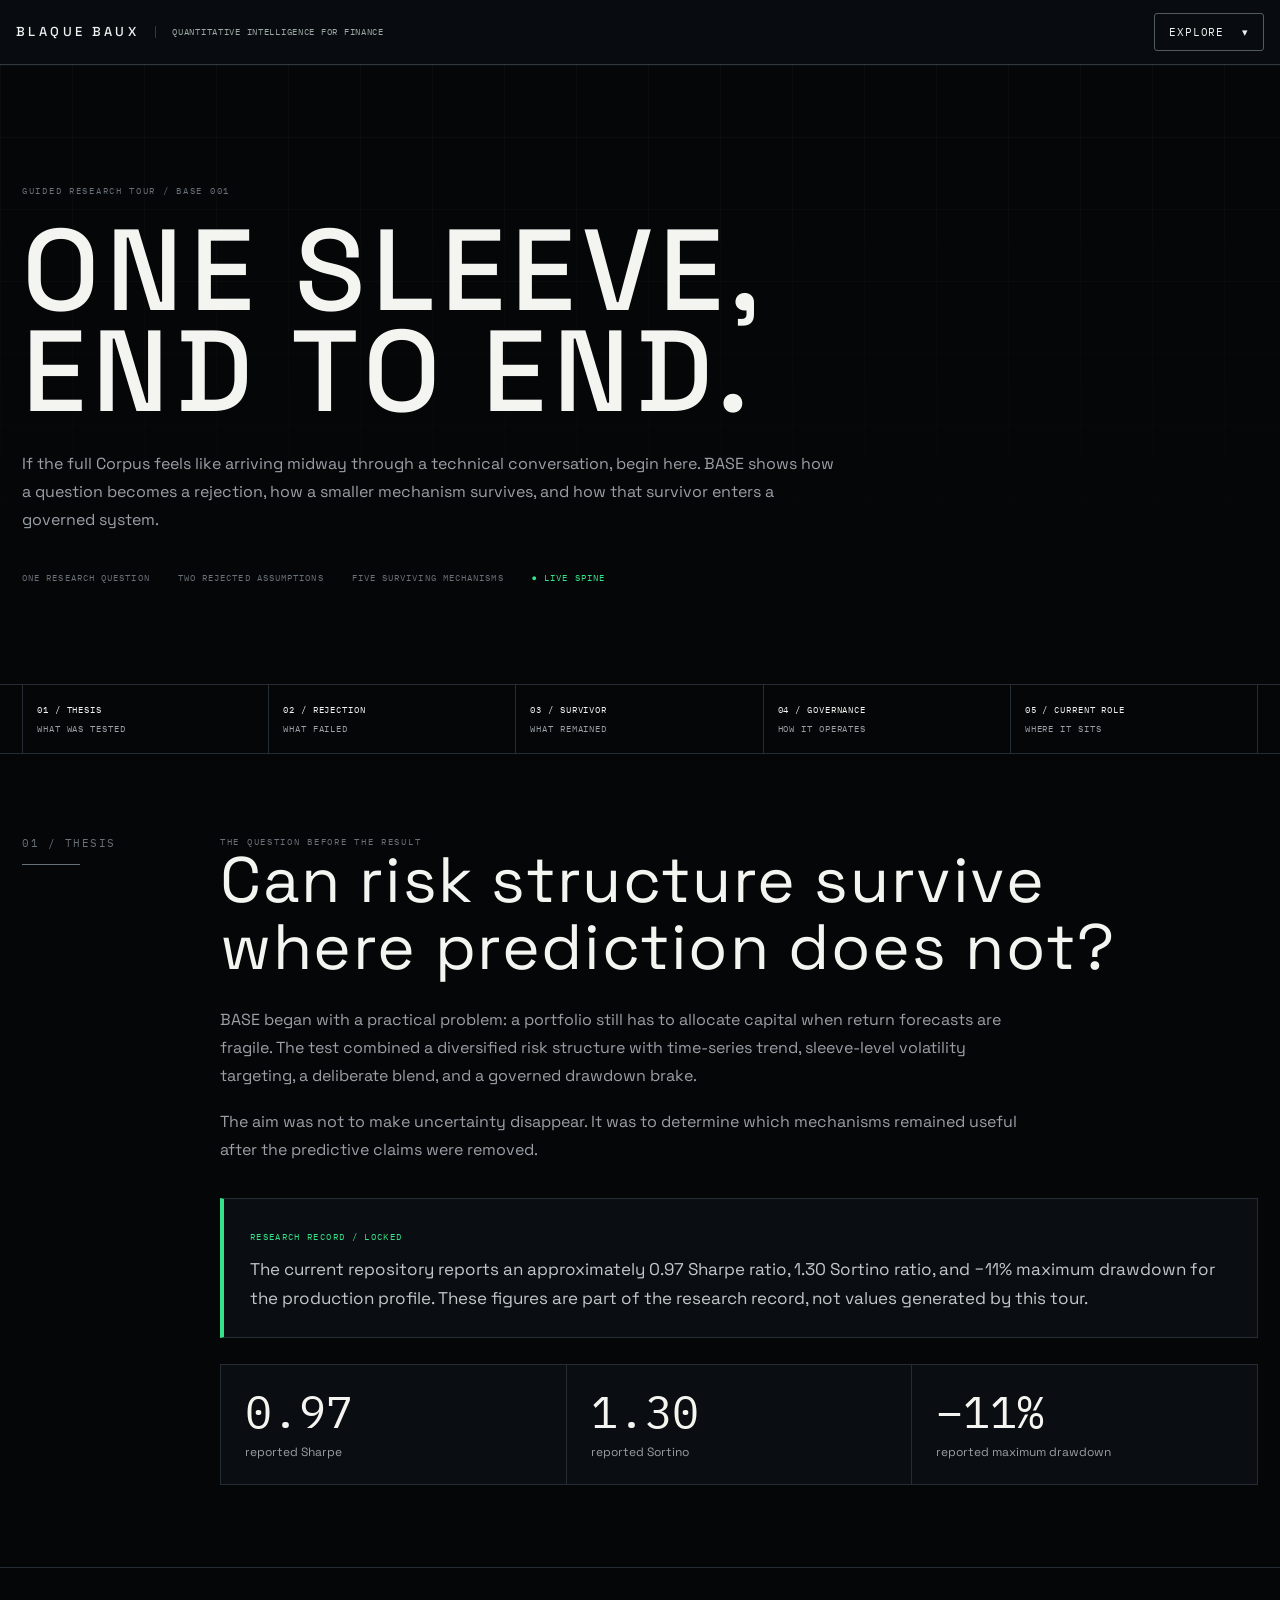
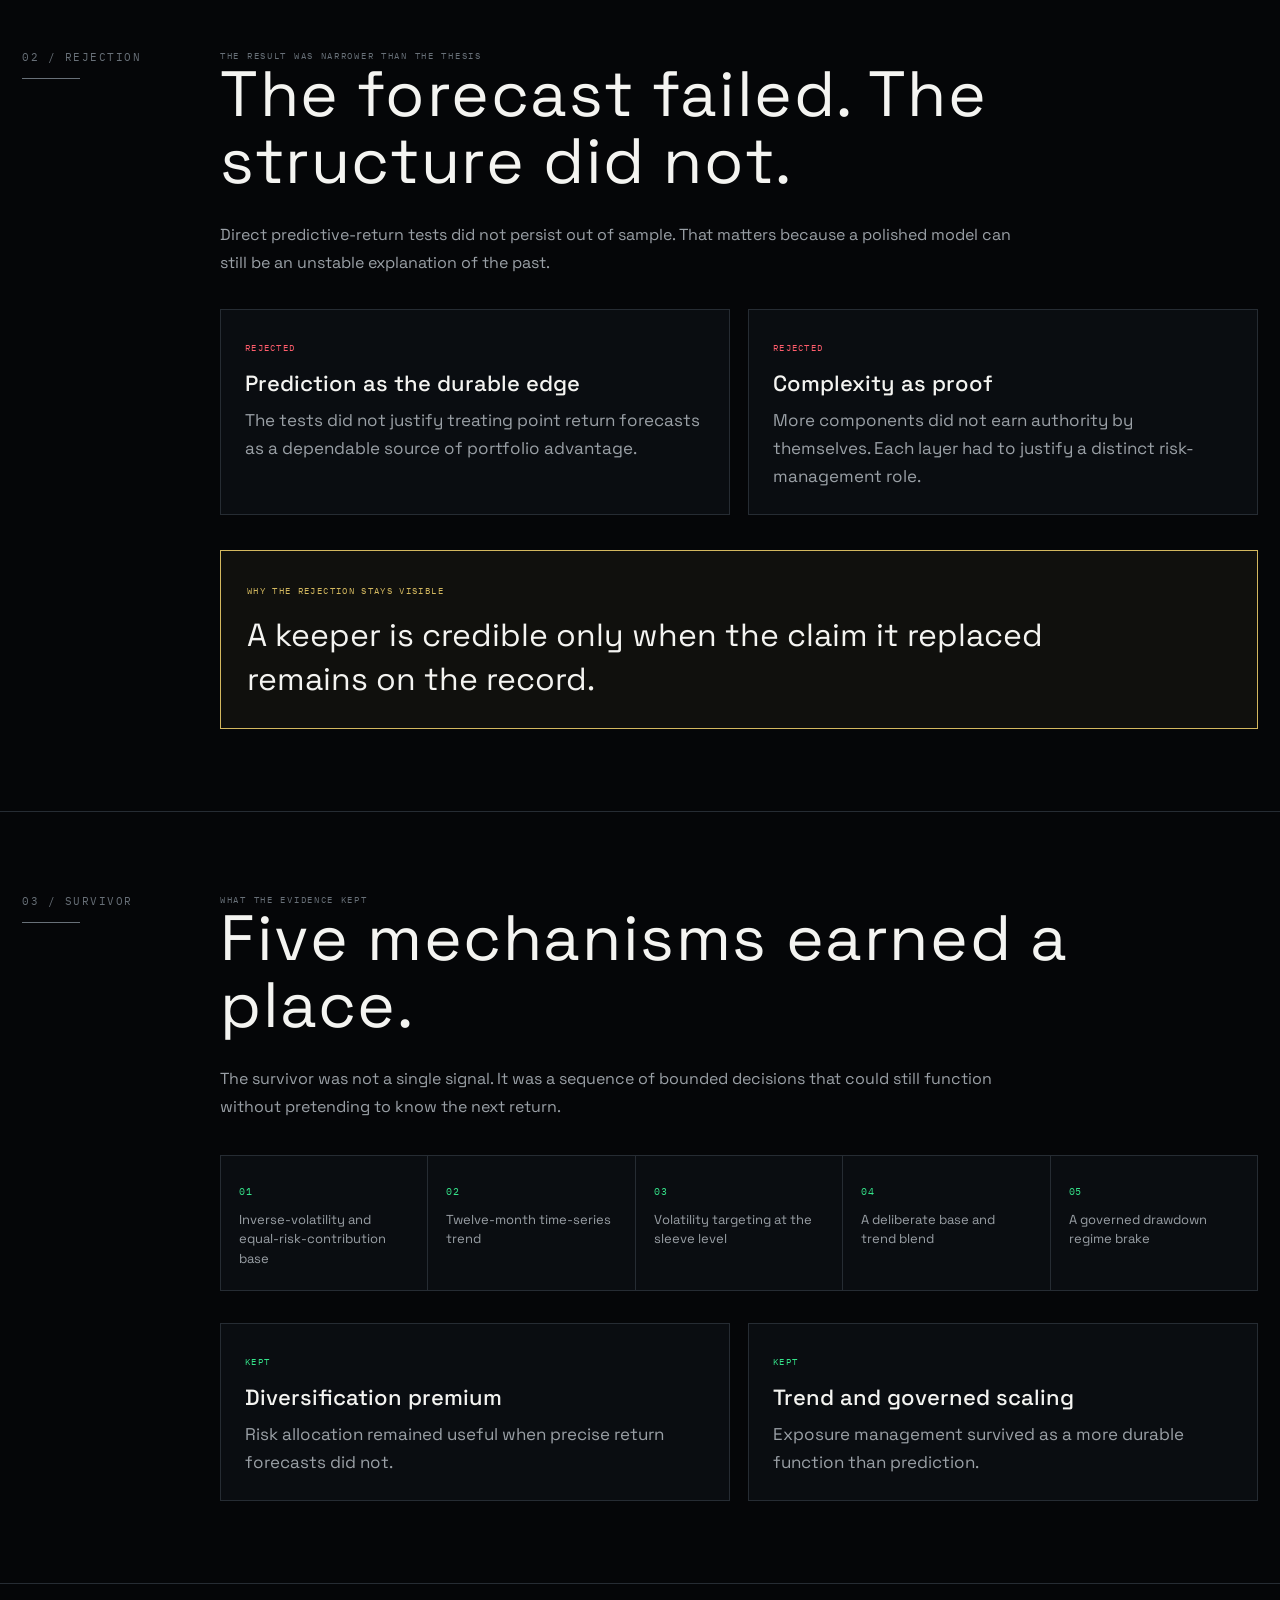
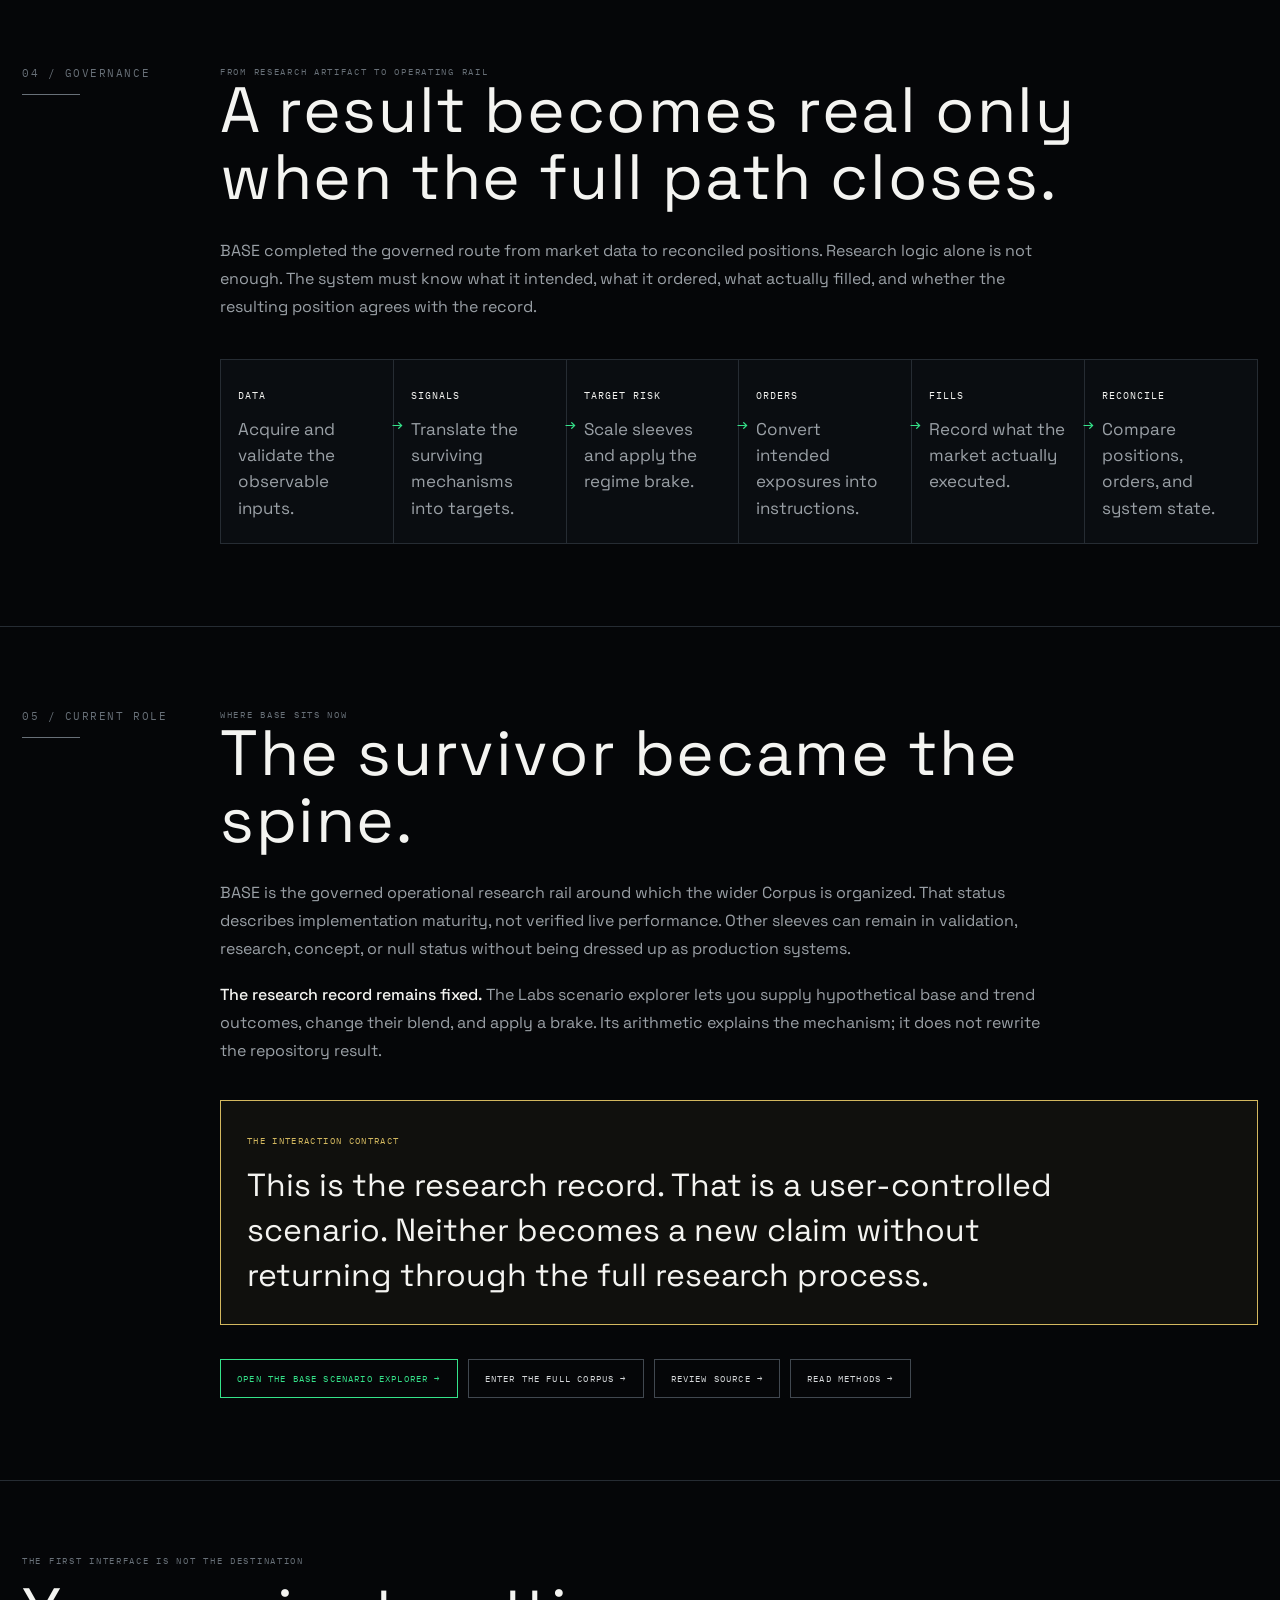
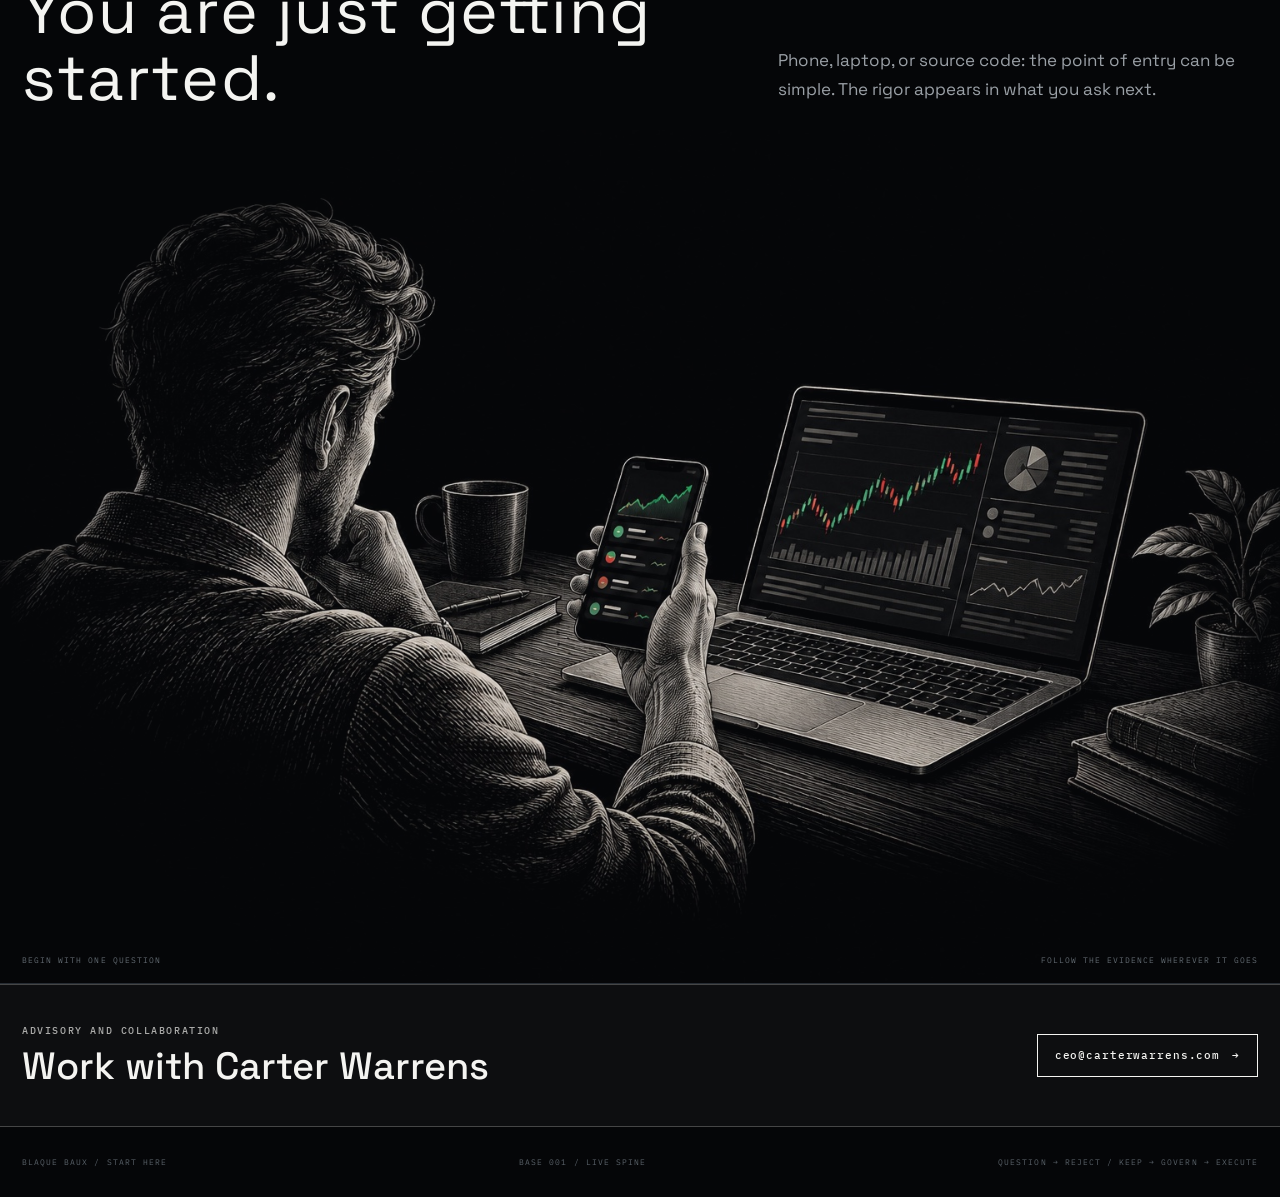
<file: start/index.html>
<!doctype html>
<html lang="en">
<head>
<meta charset="utf-8">
<meta name="viewport" content="width=device-width,initial-scale=1">
<title>Start Here: One Sleeve, End to End | BLAQUE BAUX</title>
<meta name="description" content="Follow BASE from research question to rejected claims, surviving mechanisms, governed execution, and its role as the live BLAQUE BAUX spine.">
<link rel="canonical" href="https://www.blaquebaux.com/start/">
<link rel="icon" href="/favicon.svg" type="image/svg+xml">
<link rel="preconnect" href="https://fonts.googleapis.com">
<link rel="preconnect" href="https://fonts.gstatic.com" crossorigin>
<link rel="stylesheet" href="https://fonts.googleapis.com/css2?family=Space+Grotesk:wght@400;500;600&family=IBM+Plex+Mono:wght@300;400;500&display=swap">
<style>
:root{--bg:#050608;--panel:#0a0d11;--fg:#f4f4f1;--muted:#9aa0a6;--dim:#687078;--line:#262c33;--green:#35e38a;--red:#ff5d6c;--amber:#d3b85f;--mono:"IBM Plex Mono",monospace}
*{box-sizing:border-box}html{scroll-behavior:smooth}body{margin:0;background:var(--bg);color:var(--fg);font-family:"Space Grotesk",sans-serif;-webkit-font-smoothing:antialiased}a{color:inherit;text-decoration:none}.shell{width:min(1240px,calc(100% - 44px));margin:auto}
nav{position:sticky;top:0;z-index:20;border-bottom:1px solid var(--line);background:rgba(5,6,8,.9);backdrop-filter:blur(14px)}.nav{height:70px;display:flex;align-items:center;justify-content:space-between}.brand{font-size:14px;font-weight:500;letter-spacing:.32em}.links{display:flex;gap:28px;font:9px var(--mono);letter-spacing:.16em;text-transform:uppercase;color:#aeb3b8}
.hero{min-height:620px;display:grid;align-items:center;border-bottom:1px solid var(--line);position:relative;overflow:hidden}.hero:before{content:"";position:absolute;inset:0;background:linear-gradient(rgba(255,255,255,.035) 1px,transparent 1px),linear-gradient(90deg,rgba(255,255,255,.03) 1px,transparent 1px);background-size:72px 72px;mask-image:linear-gradient(to bottom,black,transparent 92%)}.hero-inner{position:relative;padding:110px 0 90px}.micro{font:9px var(--mono);letter-spacing:.19em;text-transform:uppercase;color:var(--dim)}h1{max-width:950px;margin:24px 0 28px;font-size:clamp(56px,9vw,118px);font-weight:500;line-height:.88;letter-spacing:.055em;text-transform:uppercase}.lead{max-width:820px;margin:0;color:var(--muted);font-size:clamp(18px,2.1vw,25px);line-height:1.55}.hero-meta{display:flex;flex-wrap:wrap;gap:10px 28px;margin-top:38px;font:9px var(--mono);letter-spacing:.12em;text-transform:uppercase;color:var(--dim)}.hero-meta .live{color:var(--green)}
.route{border-bottom:1px solid var(--line)}.route-grid{display:grid;grid-template-columns:repeat(5,1fr)}.route a{padding:18px 14px;border-right:1px solid var(--line);font:9px/1.5 var(--mono);letter-spacing:.1em;text-transform:uppercase;color:var(--muted)}.route a:first-child{border-left:1px solid var(--line)}.route b{display:block;margin-bottom:5px;color:var(--fg);font-weight:400}
.chapter{border-bottom:1px solid var(--line);padding:82px 0}.chapter-grid{display:grid;grid-template-columns:150px minmax(0,1fr);gap:48px}.chapter-no{font:11px var(--mono);letter-spacing:.14em;color:var(--dim)}.chapter-no:after{content:"";display:block;width:58px;margin-top:14px;border-top:1px solid var(--dim)}h2{max-width:900px;margin:0 0 25px;font-size:clamp(34px,5vw,66px);font-weight:400;line-height:1.05;letter-spacing:.025em}.copy{max-width:820px;margin:0 0 18px;color:var(--muted);font-size:17px;line-height:1.75}.copy strong{color:var(--fg);font-weight:500}.record{margin-top:34px;border:1px solid var(--line);border-left:4px solid var(--green);background:var(--panel);padding:24px 26px}.record .label{color:var(--green);font:9px var(--mono);letter-spacing:.15em;text-transform:uppercase}.record p{margin:10px 0 0;color:#c3c7ca;font-size:15px;line-height:1.7}.metrics{display:grid;grid-template-columns:repeat(3,1fr);gap:1px;margin-top:26px;background:var(--line);border:1px solid var(--line)}.metric{background:var(--panel);padding:24px}.metric b{display:block;font:400 clamp(28px,4vw,45px)/1 var(--mono)}.metric span{display:block;margin-top:10px;color:var(--muted);font-size:12px}
.verdicts{display:grid;grid-template-columns:1fr 1fr;gap:18px;margin-top:32px}.verdict{border:1px solid var(--line);background:var(--panel);padding:24px}.verdict .k{font:9px var(--mono);letter-spacing:.14em;text-transform:uppercase}.verdict.reject .k{color:var(--red)}.verdict.keep .k{color:var(--green)}.verdict h3{margin:13px 0 9px;font-size:22px;font-weight:500}.verdict p{margin:0;color:var(--muted);font-size:14px;line-height:1.65}
.keeper-list{display:grid;grid-template-columns:repeat(5,1fr);gap:1px;margin-top:34px;background:var(--line);border:1px solid var(--line)}.keeper{background:var(--panel);padding:22px 18px}.keeper b{font:10px var(--mono);color:var(--green);letter-spacing:.08em}.keeper span{display:block;margin-top:10px;color:var(--muted);font-size:13px;line-height:1.5}
.spine{margin-top:38px;display:grid;grid-template-columns:repeat(6,1fr);gap:1px;background:var(--line);border:1px solid var(--line)}.spine-step{position:relative;min-height:145px;padding:22px 17px;background:var(--panel)}.spine-step:not(:last-child):after{content:"→";position:absolute;right:-10px;top:54px;z-index:2;color:var(--green);font:18px var(--mono)}.spine-step b{font:10px var(--mono);letter-spacing:.1em;color:var(--fg)}.spine-step p{margin:12px 0 0;color:var(--muted);font-size:12px;line-height:1.55}
.guardrail{margin-top:35px;padding:26px;border:1px solid var(--amber);background:rgba(211,184,95,.05)}.guardrail .label{font:9px var(--mono);letter-spacing:.15em;text-transform:uppercase;color:var(--amber)}.guardrail blockquote{max-width:850px;margin:14px 0 0;font-size:clamp(20px,2.8vw,32px);line-height:1.4}
.actions{display:flex;flex-wrap:wrap;gap:10px;margin-top:34px}.btn{border:1px solid #414850;padding:13px 16px;font:9px var(--mono);letter-spacing:.13em;text-transform:uppercase;color:#d5d8da;transition:.2s ease}.btn:hover{border-color:var(--green);color:var(--green)}.btn.primary{border-color:var(--green);color:var(--green)}
.closing-visual{position:relative;overflow:hidden;border-bottom:1px solid var(--line);padding:74px 0 0}.closing-head{display:flex;align-items:end;justify-content:space-between;gap:32px}.closing-head h2{margin:12px 0 0}.closing-head p{max-width:480px;margin:0 0 8px;color:var(--muted);font-size:15px;line-height:1.7}.closing-visual figure{position:relative;margin:18px auto 0;max-width:1536px}.closing-visual img{display:block;width:100%;height:auto;opacity:.94;mix-blend-mode:screen;-webkit-mask-image:radial-gradient(ellipse 72% 78% at 52% 52%,#000 46%,transparent 96%);mask-image:radial-gradient(ellipse 72% 78% at 52% 52%,#000 46%,transparent 96%)}.closing-visual figcaption{position:absolute;left:22px;right:22px;bottom:18px;display:flex;justify-content:space-between;gap:20px;color:#626a71;font:8px var(--mono);letter-spacing:.13em;text-transform:uppercase}
footer{padding:30px 0}.foot{display:flex;justify-content:space-between;gap:22px;color:#596168;font:8px var(--mono);letter-spacing:.13em;text-transform:uppercase}
@media(max-width:850px){.links a:not(:nth-last-child(-n+3)){display:none}.route-grid{grid-template-columns:1fr}.route a,.route a:first-child{border-left:0;border-right:0;border-bottom:1px solid var(--line)}.route a:last-child{border-bottom:0}.chapter{padding:58px 0}.chapter-grid{grid-template-columns:1fr;gap:24px}.verdicts,.metrics{grid-template-columns:1fr}.keeper-list{grid-template-columns:1fr 1fr}.spine{grid-template-columns:1fr 1fr}.spine-step:not(:last-child):after{display:none}.closing-head{display:block}.closing-head p{margin-top:18px}.foot{display:block;line-height:2}}
@media(max-width:520px){.shell{width:calc(100% - 24px)}.hero{min-height:560px}.hero-inner{padding:92px 0 70px}.keeper-list,.spine{grid-template-columns:1fr}.chapter-no:after{width:38px}.closing-visual{padding-top:52px}.closing-visual figure{height:480px;margin-top:6px}.closing-visual img{position:absolute;left:50%;bottom:0;width:160%;max-width:none;transform:translateX(-50%)}.closing-visual figcaption{display:grid;gap:6px;bottom:14px}}
</style>
<link rel="stylesheet" href="/assets/site-wide.css">
<link rel="stylesheet" href="/assets/navigation.css">
<script src="/assets/navigation.js" defer></script>
</head>
<body>
<nav class="bb-site-nav" aria-label="Site navigation"><div class="bb-nav-inner"><a class="bb-wordmark" href="/">BLAQUE BAUX</a><span class="bb-positioning">Quantitative Intelligence for Finance</span><details class="bb-menu"><summary>Explore</summary><div class="bb-menu-panel"><a href="/">Home</a><a href="/analysis/">Analysis</a><a href="/start/" aria-current="page">Start here</a><a href="/#system">System</a><a href="/corpus/">Corpus</a><a href="/labs/">Labs</a><a href="/capstone/">Capstone</a><a href="/block/">Block</a><a href="/tracker/">Tracker</a><a href="/toolkit/">Toolkit</a><a href="/bumble/">Bumble</a><a href="/about/">About</a><a href="/evidence/">Data & evidence</a><a href="/#carter-warrens">Carter Warrens</a><a href="https://github.com/blaquebaux" target="_blank" rel="noopener noreferrer">GitHub ↗</a></div></details></div></nav>

<header class="hero"><div class="shell hero-inner"><div class="micro">Guided research tour / BASE 001</div><h1>One sleeve, end to end.</h1><p class="lead">If the full Corpus feels like arriving midway through a technical conversation, begin here. BASE shows how a question becomes a rejection, how a smaller mechanism survives, and how that survivor enters a governed system.</p><div class="hero-meta"><span>One research question</span><span>Two rejected assumptions</span><span>Five surviving mechanisms</span><span class="live">● Live spine</span></div></div></header>

<div class="route"><div class="shell route-grid"><a href="#question"><b>01 / Thesis</b>What was tested</a><a href="#rejected"><b>02 / Rejection</b>What failed</a><a href="#survived"><b>03 / Survivor</b>What remained</a><a href="#spine"><b>04 / Governance</b>How it operates</a><a href="#now"><b>05 / Current role</b>Where it sits</a></div></div>

<main>
<section class="chapter" id="question"><div class="shell chapter-grid"><div class="chapter-no">01 / THESIS</div><div><div class="micro">The question before the result</div><h2>Can risk structure survive where prediction does not?</h2><p class="copy">BASE began with a practical problem: a portfolio still has to allocate capital when return forecasts are fragile. The test combined a diversified risk structure with time-series trend, sleeve-level volatility targeting, a deliberate blend, and a governed drawdown brake.</p><p class="copy">The aim was not to make uncertainty disappear. It was to determine which mechanisms remained useful after the predictive claims were removed.</p><div class="record"><span class="label">Research record / locked</span><p>The current repository reports an approximately 0.97 Sharpe ratio, 1.30 Sortino ratio, and −11% maximum drawdown for the production profile. These figures are part of the research record, not values generated by this tour.</p></div><div class="metrics"><div class="metric"><b>0.97</b><span>reported Sharpe</span></div><div class="metric"><b>1.30</b><span>reported Sortino</span></div><div class="metric"><b>−11%</b><span>reported maximum drawdown</span></div></div></div></div></section>

<section class="chapter" id="rejected"><div class="shell chapter-grid"><div class="chapter-no">02 / REJECTION</div><div><div class="micro">The result was narrower than the thesis</div><h2>The forecast failed. The structure did not.</h2><p class="copy">Direct predictive-return tests did not persist out of sample. That matters because a polished model can still be an unstable explanation of the past.</p><div class="verdicts"><article class="verdict reject"><span class="k">Rejected</span><h3>Prediction as the durable edge</h3><p>The tests did not justify treating point return forecasts as a dependable source of portfolio advantage.</p></article><article class="verdict reject"><span class="k">Rejected</span><h3>Complexity as proof</h3><p>More components did not earn authority by themselves. Each layer had to justify a distinct risk-management role.</p></article></div><div class="guardrail"><span class="label">Why the rejection stays visible</span><blockquote>A keeper is credible only when the claim it replaced remains on the record.</blockquote></div></div></div></section>

<section class="chapter" id="survived"><div class="shell chapter-grid"><div class="chapter-no">03 / SURVIVOR</div><div><div class="micro">What the evidence kept</div><h2>Five mechanisms earned a place.</h2><p class="copy">The survivor was not a single signal. It was a sequence of bounded decisions that could still function without pretending to know the next return.</p><div class="keeper-list"><div class="keeper"><b>01</b><span>Inverse-volatility and equal-risk-contribution base</span></div><div class="keeper"><b>02</b><span>Twelve-month time-series trend</span></div><div class="keeper"><b>03</b><span>Volatility targeting at the sleeve level</span></div><div class="keeper"><b>04</b><span>A deliberate base and trend blend</span></div><div class="keeper"><b>05</b><span>A governed drawdown regime brake</span></div></div><div class="verdicts"><article class="verdict keep"><span class="k">Kept</span><h3>Diversification premium</h3><p>Risk allocation remained useful when precise return forecasts did not.</p></article><article class="verdict keep"><span class="k">Kept</span><h3>Trend and governed scaling</h3><p>Exposure management survived as a more durable function than prediction.</p></article></div></div></div></section>

<section class="chapter" id="spine"><div class="shell chapter-grid"><div class="chapter-no">04 / GOVERNANCE</div><div><div class="micro">From research artifact to operating rail</div><h2>A result becomes real only when the full path closes.</h2><p class="copy">BASE completed the governed route from market data to reconciled positions. Research logic alone is not enough. The system must know what it intended, what it ordered, what actually filled, and whether the resulting position agrees with the record.</p><div class="spine"><div class="spine-step"><b>DATA</b><p>Acquire and validate the observable inputs.</p></div><div class="spine-step"><b>SIGNALS</b><p>Translate the surviving mechanisms into targets.</p></div><div class="spine-step"><b>TARGET RISK</b><p>Scale sleeves and apply the regime brake.</p></div><div class="spine-step"><b>ORDERS</b><p>Convert intended exposures into instructions.</p></div><div class="spine-step"><b>FILLS</b><p>Record what the market actually executed.</p></div><div class="spine-step"><b>RECONCILE</b><p>Compare positions, orders, and system state.</p></div></div></div></div></section>

<section class="chapter" id="now"><div class="shell chapter-grid"><div class="chapter-no">05 / CURRENT ROLE</div><div><div class="micro">Where BASE sits now</div><h2>The survivor became the spine.</h2><p class="copy">BASE is the governed operational research rail around which the wider Corpus is organized. That status describes implementation maturity, not verified live performance. Other sleeves can remain in validation, research, concept, or null status without being dressed up as production systems.</p><p class="copy"><strong>The research record remains fixed.</strong> The Labs scenario explorer lets you supply hypothetical base and trend outcomes, change their blend, and apply a brake. Its arithmetic explains the mechanism; it does not rewrite the repository result.</p><div class="guardrail"><span class="label">The interaction contract</span><blockquote>This is the research record. That is a user-controlled scenario. Neither becomes a new claim without returning through the full research process.</blockquote></div><div class="actions"><a class="btn primary" href="/labs/#base-explorer">Open the BASE scenario explorer →</a><a class="btn" href="/corpus/">Enter the full Corpus →</a><a class="btn" href="https://github.com/blaquebaux/base" target="_blank" rel="noopener">Review source →</a><a class="btn" href="https://github.com/blaquebaux/base/blob/main/docs/FINANCIAL_METHODS.md" target="_blank" rel="noopener">Read methods →</a></div></div></div></section>
</main>

<section class="closing-visual" aria-labelledby="closing-title"><div class="shell closing-head"><div><div class="micro">The first interface is not the destination</div><h2 id="closing-title">You are just getting started.</h2></div><p>Phone, laptop, or source code: the point of entry can be simple. The rigor appears in what you ask next.</p></div><figure><img src="/assets/start-getting-started.jpg" alt="An engraved scene of a new researcher reviewing market information on a smartphone beside an open laptop" width="1536" height="1024" loading="lazy"><figcaption><span>Begin with one question</span><span>Follow the evidence wherever it goes</span></figcaption></figure></section>

<aside class="site-contact" aria-label="Contact Carter Warrens"><div class="site-contact-inner"><div><span class="site-contact-label">Advisory and collaboration</span><span class="site-contact-title">Work with Carter Warrens</span></div><a class="site-contact-link" href="mailto:ceo@carterwarrens.com"><span>ceo@carterwarrens.com</span><span>→</span></a></div></aside>
<footer><div class="shell foot"><span>BLAQUE BAUX / START HERE</span><span>BASE 001 / LIVE SPINE</span><span>QUESTION → REJECT / KEEP → GOVERN → EXECUTE</span></div></footer>
</body>
</html>
</file>
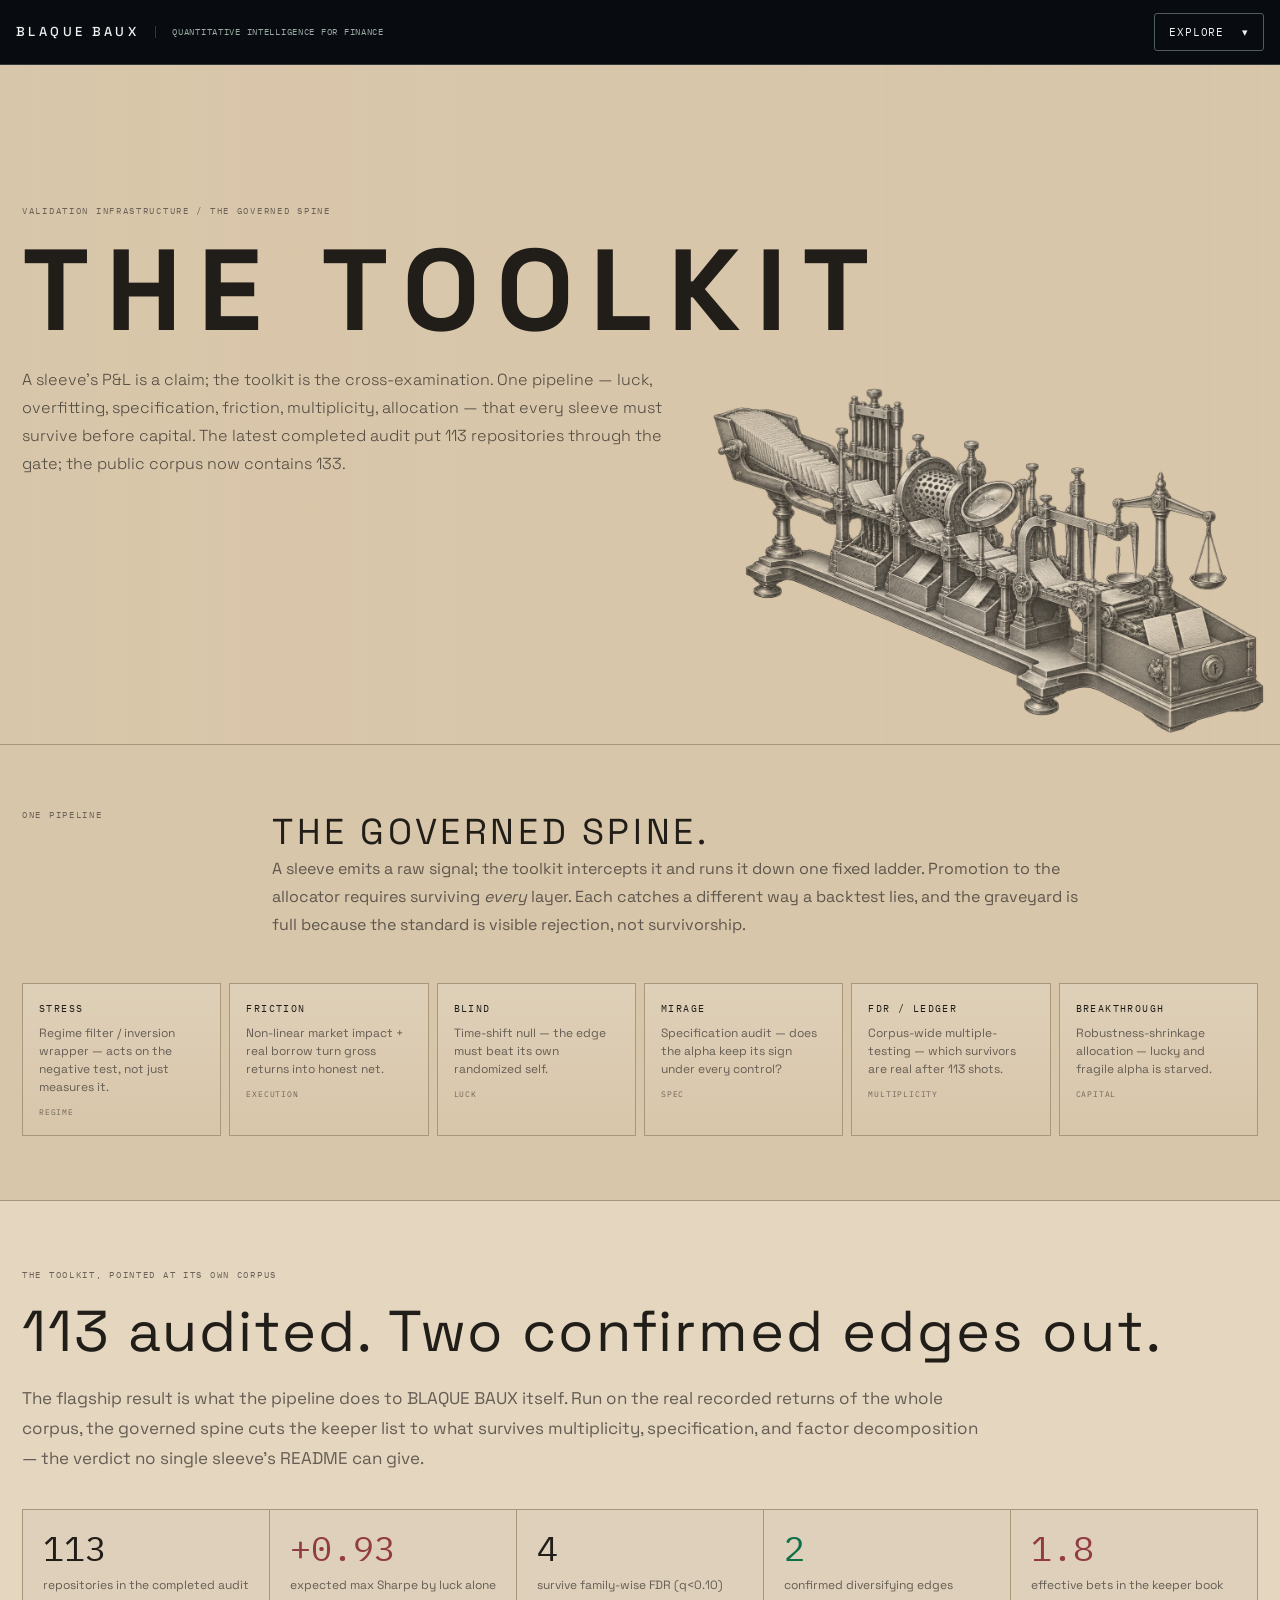
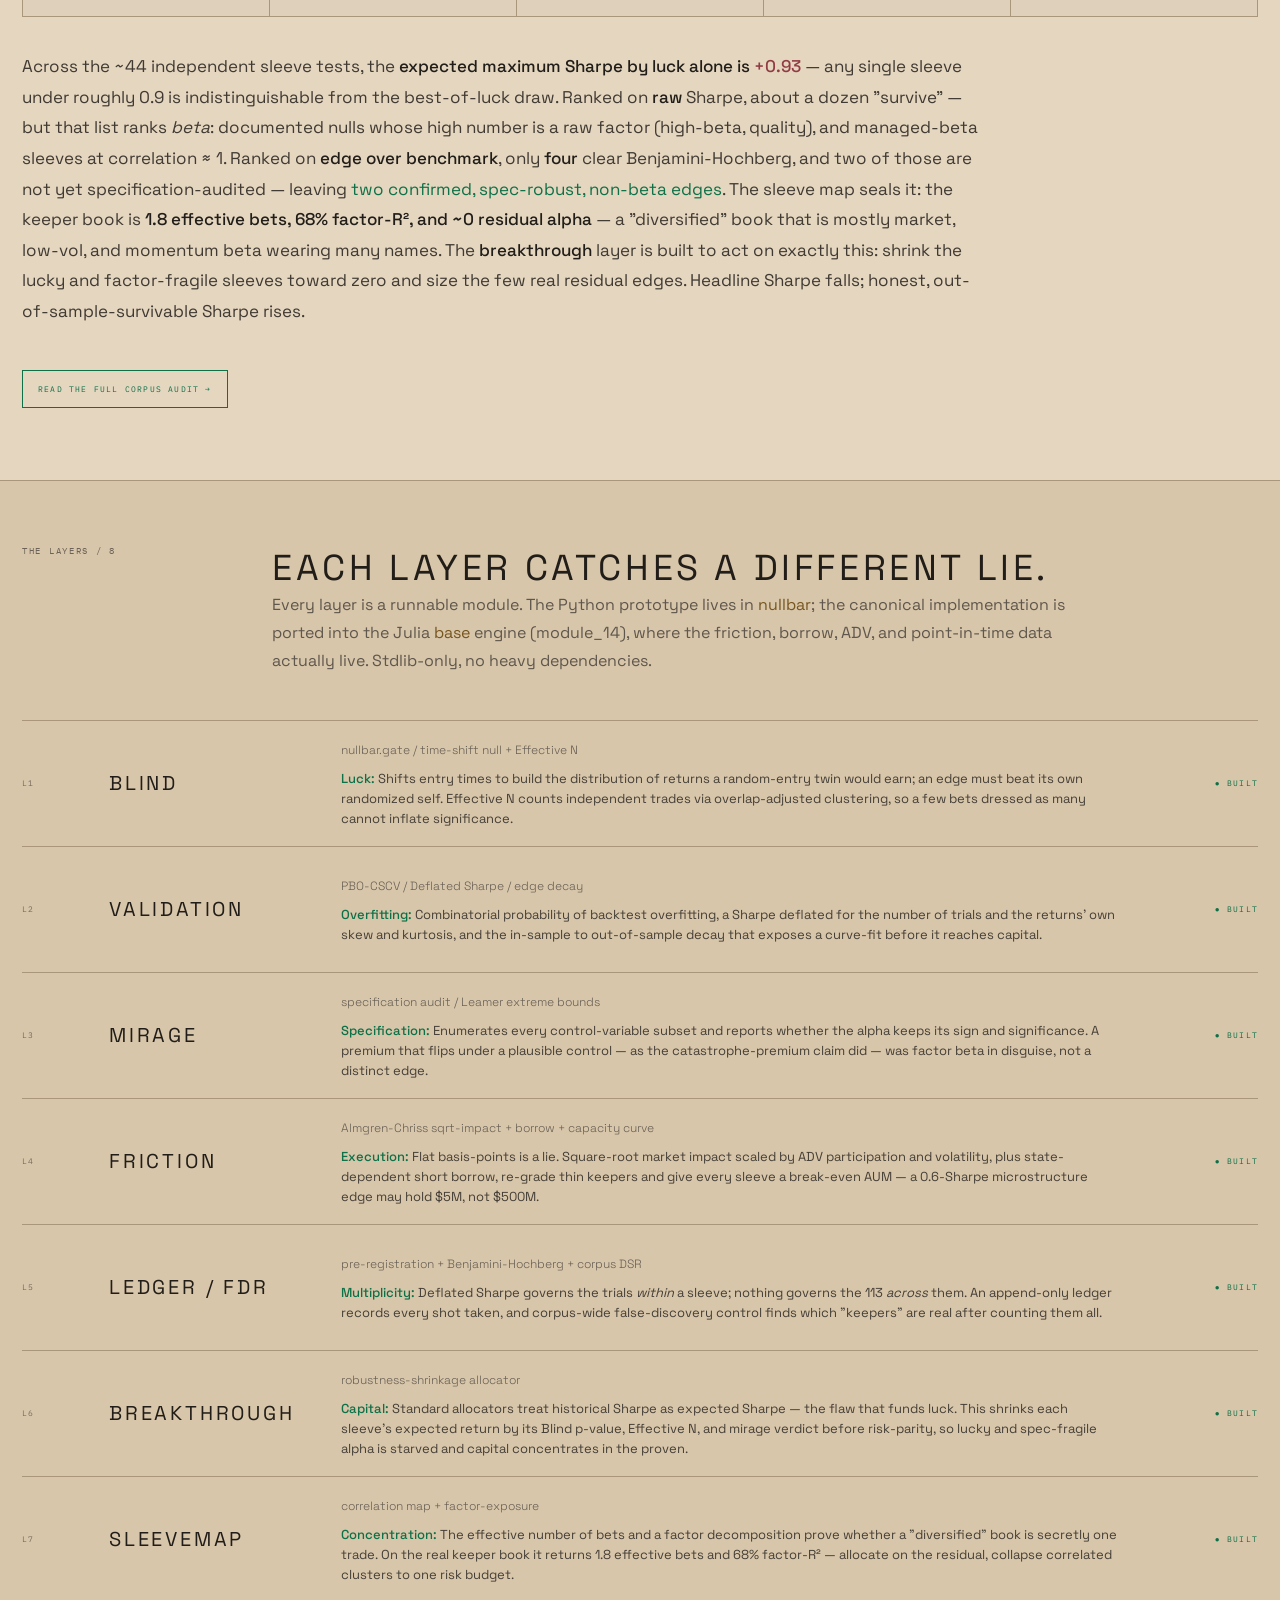
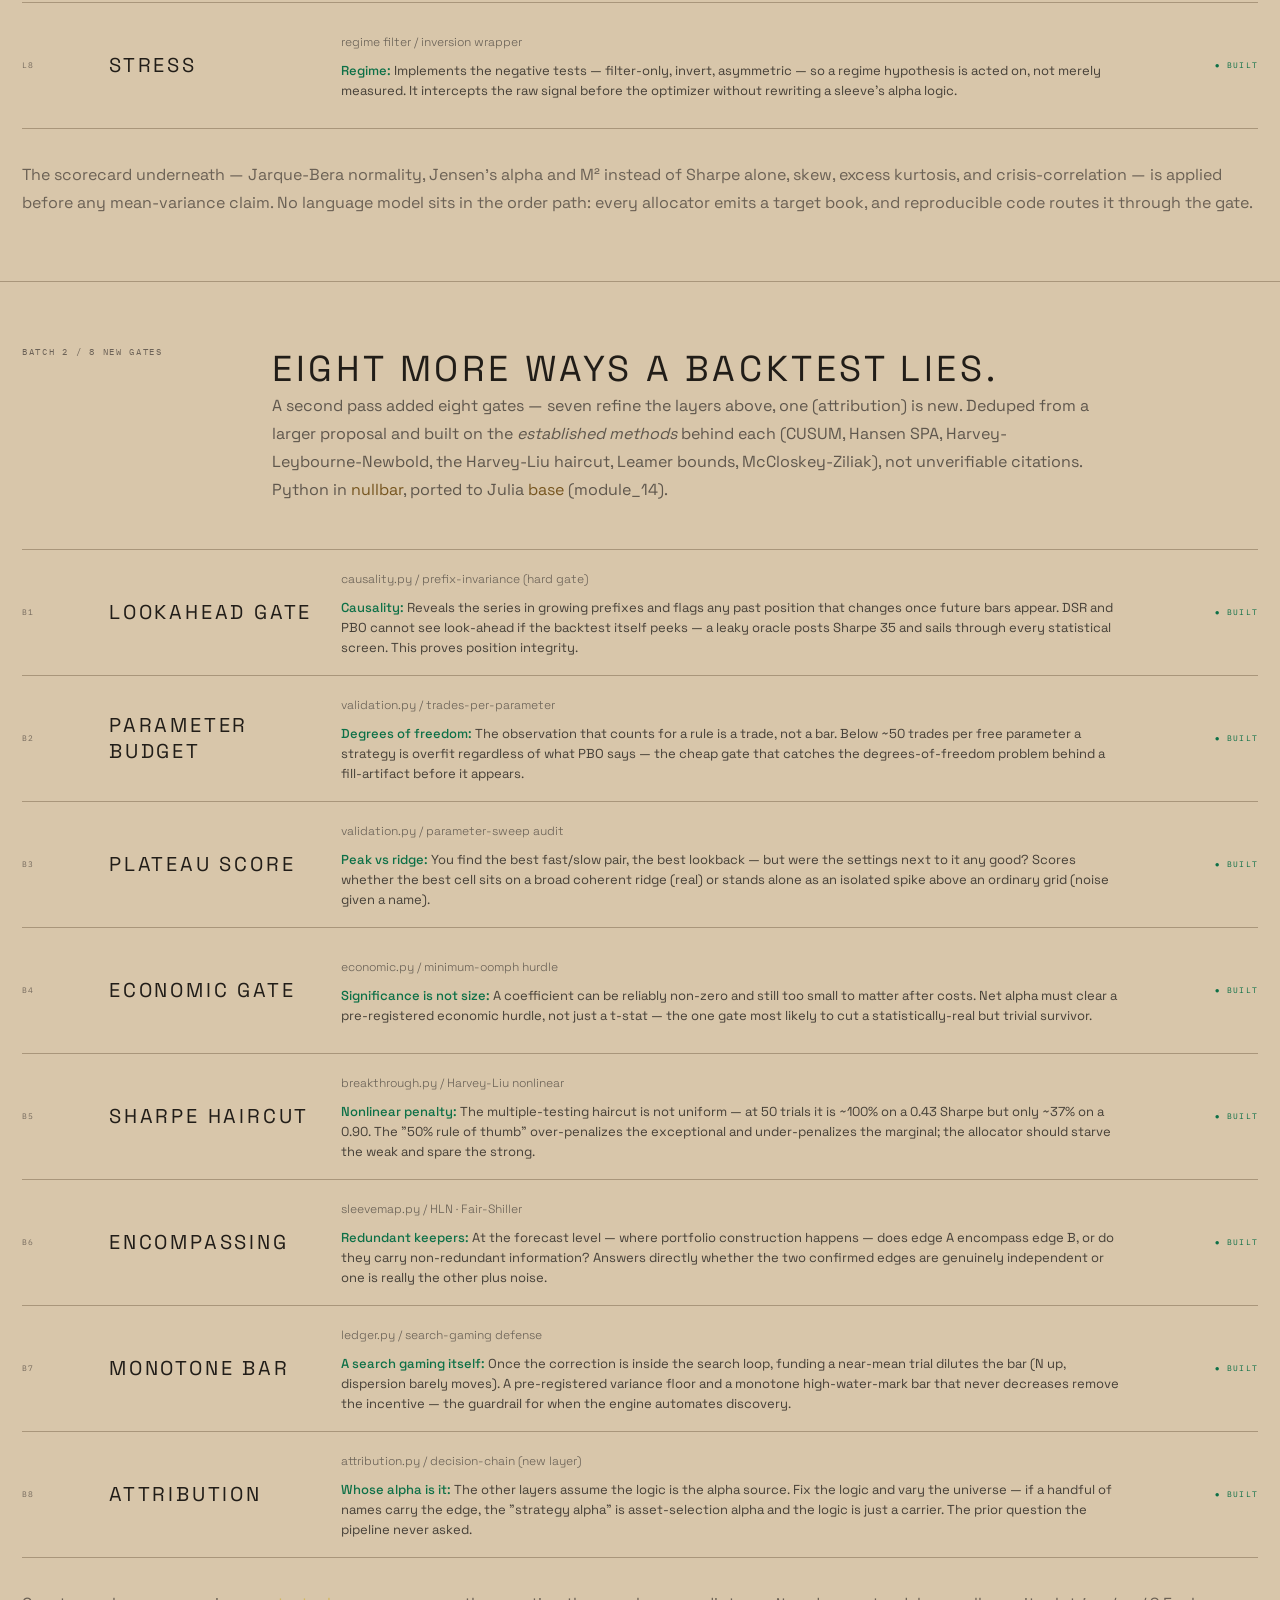
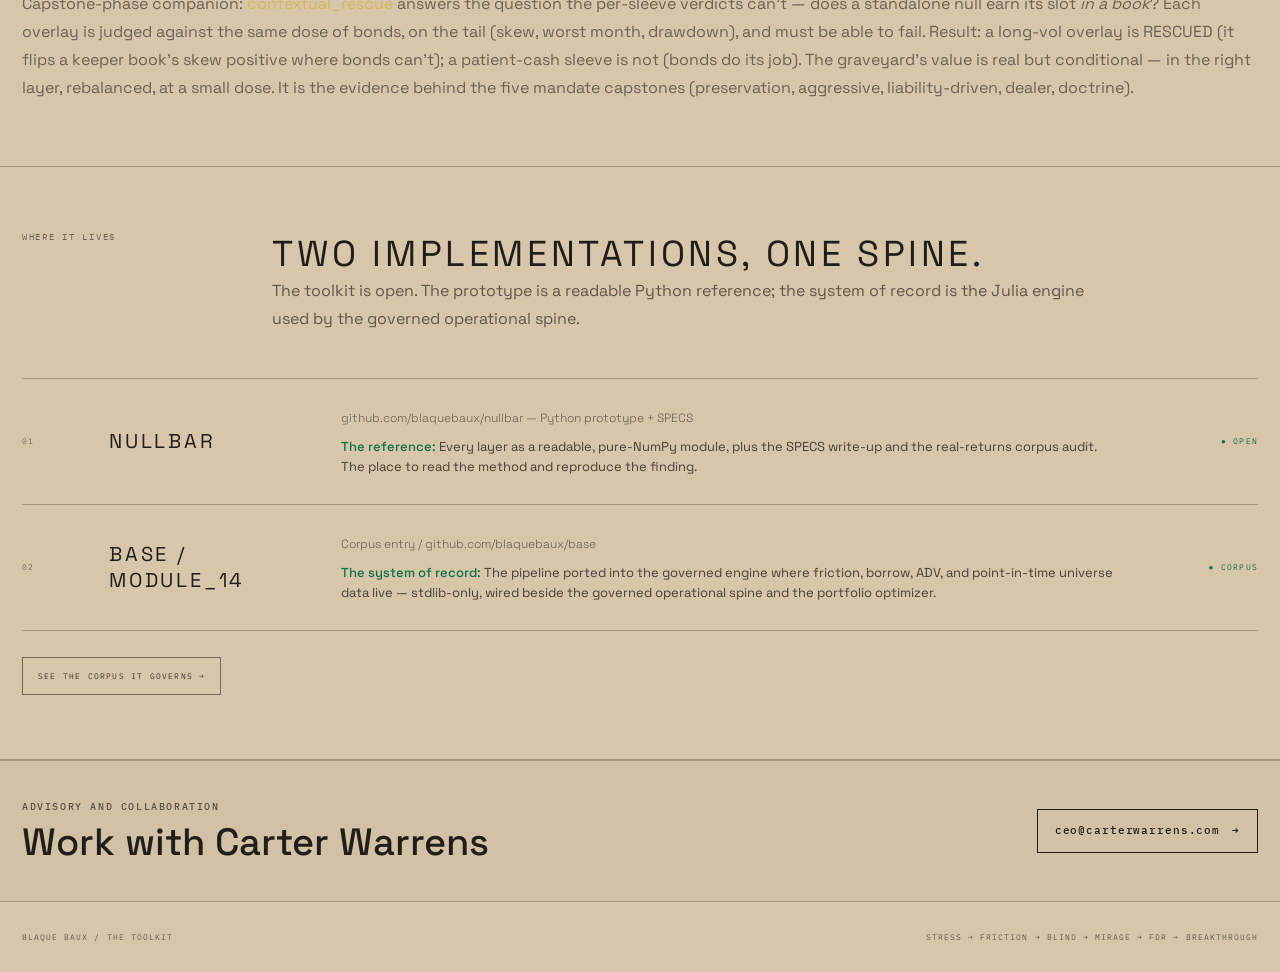
<file: toolkit/index.html>
<!doctype html>
<html lang="en">
<head>
<meta charset="utf-8">
<meta name="viewport" content="width=device-width,initial-scale=1">
<title>BLAQUE BAUX / THE TOOLKIT: Governed Validation Spine</title>
<meta name="description" content="The governed validation toolkit behind BLAQUE BAUX: a stdlib pipeline — Blind, PBO, Deflated Sharpe, specification-audit, honest friction, corpus FDR, and robustness-shrinkage allocation — with a completed 113-repository audit inside a 133-repository public corpus.">
<link rel="canonical" href="https://www.blaquebaux.com/toolkit/">
<link rel="icon" href="/favicon.svg" type="image/svg+xml">
<meta name="robots" content="index,follow,max-image-preview:large,max-snippet:-1,max-video-preview:-1">
<meta name="author" content="Carter Warrens">
<meta property="og:title" content="BLAQUE BAUX / THE TOOLKIT: The Governed Validation Spine">
<meta property="og:description" content="The validation pipeline that scores every sleeve: Blind null, PBO, Deflated Sharpe, specification-audit, honest friction, corpus FDR, and robustness-shrinkage allocation.">
<meta property="og:type" content="website">
<meta property="og:url" content="https://www.blaquebaux.com/toolkit/">
<meta property="og:site_name" content="BLAQUE BAUX">
<meta property="og:locale" content="en_US">
<meta property="og:image" content="https://www.blaquebaux.com/assets/blaque-baux-social.png">
<meta property="og:image:width" content="1200"><meta property="og:image:height" content="630">
<meta property="og:image:alt" content="BLAQUE BAUX systematic research engine visualization">
<meta name="twitter:card" content="summary_large_image">
<meta name="twitter:title" content="BLAQUE BAUX / THE TOOLKIT: The Governed Validation Spine">
<meta name="twitter:description" content="The validation pipeline that scores every sleeve: Blind null, PBO, Deflated Sharpe, specification-audit, honest friction, corpus FDR, and robustness-shrinkage allocation.">
<meta name="twitter:image" content="https://www.blaquebaux.com/assets/blaque-baux-social.png">
<meta name="theme-color" content="#d8c6aa">
<script type="application/ld+json">{"@context":"https://schema.org","@type":"TechArticle","@id":"https://www.blaquebaux.com/toolkit/#webpage","url":"https://www.blaquebaux.com/toolkit/","name":"BLAQUE BAUX / THE TOOLKIT: The Governed Validation Spine","description":"The governed validation toolkit behind BLAQUE BAUX: Blind, PBO, Deflated Sharpe, specification-audit, honest friction, corpus FDR, and robustness-shrinkage allocation.","keywords":["backtest overfitting","deflated Sharpe ratio","probability of backtest overfitting","specification search","extreme bounds analysis","false discovery rate","market impact","capacity","risk parity","Julia quantitative finance"],"audience":{"@type":"Audience","audienceType":"Hedge funds, family offices, private equity firms, asset managers, portfolio managers, and institutional investors"},"isPartOf":{"@id":"https://www.blaquebaux.com/#website"},"about":{"@id":"https://www.blaquebaux.com/#organization"},"inLanguage":"en-US"}</script>
<style>
@import url('https://fonts.googleapis.com/css2?family=Space+Grotesk:wght@400;500;600&family=IBM+Plex+Mono:wght@300;400;500&display=swap');
:root{--bg:#d8c6aa;--paper:#e4d6bf;--fg:#211d18;--muted:#655d53;--line:#a9967b;--green:#0d7047;--red:#923b43}
*{box-sizing:border-box}html{scroll-behavior:smooth}body{margin:0;background:var(--bg);color:var(--fg);font-family:"Space Grotesk",sans-serif}
a{color:inherit;text-decoration:none}.shell{width:min(1450px,calc(100% - 44px));margin:auto}
nav{position:sticky;top:0;z-index:20;border-bottom:1px solid var(--line);background:rgba(216,198,170,.9);backdrop-filter:blur(14px)}
.nav{height:70px;display:flex;align-items:center;justify-content:space-between}.brand{font-size:14px;letter-spacing:.32em;font-weight:500}.links{display:flex;gap:28px;font:9px "IBM Plex Mono";letter-spacing:.16em;text-transform:uppercase;color:#51493f}
.hero{position:relative;isolation:isolate;min-height:680px;padding:140px 0 170px;border-bottom:1px solid var(--line);overflow:hidden}.hero::after{content:"";position:absolute;z-index:-2;inset:0;background:linear-gradient(90deg,var(--bg) 0%,rgba(216,198,170,.97) 40%,rgba(216,198,170,.42) 74%,rgba(216,198,170,.78) 100%)}.hero-machine{position:absolute;z-index:-1;right:1%;bottom:0;width:min(820px,58vw);height:auto;opacity:.74;filter:grayscale(1) contrast(1.04);mix-blend-mode:multiply;mask-image:linear-gradient(90deg,transparent 0%,#000 18%,#000 100%);-webkit-mask-image:linear-gradient(90deg,transparent 0%,#000 18%,#000 100%);pointer-events:none;user-select:none}.micro{font:9px "IBM Plex Mono";letter-spacing:.19em;text-transform:uppercase;color:#6c6257}
h1{font-size:clamp(55px,9vw,128px);line-height:.82;letter-spacing:.14em;margin:28px 0 28px}.lead{max-width:640px;margin-right:auto;color:#4f483f;font:300 12px/1.85 "IBM Plex Mono";letter-spacing:.08em;text-transform:uppercase}
.section{border-bottom:1px solid var(--line);padding:64px 0}.head{display:grid;grid-template-columns:210px 1fr;gap:40px}.head h2{margin:0;font-size:36px;letter-spacing:.10em;font-weight:400}.head p{margin:0;color:#5f574d;font-size:13px;line-height:1.8;max-width:820px}.head a[style]{color:#76551f!important}
.grid{margin-top:45px;border-top:1px solid var(--line)}.repo{display:grid;grid-template-columns:65px 210px 1fr 115px;gap:22px;align-items:center;min-height:86px;border-bottom:1px solid var(--line);transition:.25s ease}.repo:hover{padding-left:8px;background:linear-gradient(90deg,rgba(255,255,255,.16),transparent 55%)}.repo-explained{min-height:126px}.repo-copy{min-width:0}.why{display:block;margin-top:9px;max-width:860px;color:#453f37;font:400 13px/1.55 "Space Grotesk",sans-serif;letter-spacing:0;text-transform:none}.why strong{font-weight:500}.why-success strong{color:var(--green)}
.num{font:8px "IBM Plex Mono";color:#766b5e;letter-spacing:.14em}.name{font-size:20px;letter-spacing:.14em}.desc{font:300 9px/1.6 "IBM Plex Mono";color:#655d53;letter-spacing:.06em;text-transform:uppercase}.status{text-align:right;font:8px "IBM Plex Mono";letter-spacing:.15em}.built{color:var(--green)}
.note{margin-top:32px;color:#6b6155;font:8px/1.75 "IBM Plex Mono";letter-spacing:.1em;text-transform:uppercase}.cta{display:inline-block;margin-top:26px;border:1px solid #766a5c;padding:13px 15px;font:8px "IBM Plex Mono";letter-spacing:.15em;text-transform:uppercase;color:#403a33}.cta.green{border-color:var(--green);color:var(--green)}
.pipe{display:flex;flex-wrap:wrap;gap:8px;align-items:stretch;margin-top:44px}.pipe-step{flex:1 1 150px;border:1px solid var(--line);padding:18px 16px;background:linear-gradient(180deg,rgba(255,255,255,.17),transparent)}.pipe-step b{display:block;font:10px "IBM Plex Mono";letter-spacing:.14em;color:var(--fg)}.pipe-step span{display:block;margin-top:9px;color:var(--muted);font-size:12px;line-height:1.5}.pipe-step i{display:block;margin-top:11px;color:#706659;font:8px "IBM Plex Mono";letter-spacing:.1em;text-transform:uppercase;font-style:normal}
.scoreboard{padding:68px 0 72px;border-bottom:1px solid var(--line);background:var(--paper)}.scoreboard h2{font-size:clamp(32px,4.5vw,58px);font-weight:400;letter-spacing:.035em;margin:14px 0 16px}.sb-lead{max-width:960px;color:var(--muted);font-size:15px;line-height:1.75;margin:0 0 36px}.strip{display:grid;grid-template-columns:repeat(5,1fr);gap:1px;background:var(--line);border:1px solid var(--line);margin-bottom:34px}.tile{background:#ded0ba;padding:22px 20px}.tile b{display:block;font:400 clamp(24px,2.7vw,38px)/1 "IBM Plex Mono"}.tile b.good{color:var(--green)}.tile b.red{color:var(--red)}.tile span{display:block;margin-top:10px;color:var(--muted);font-size:12px;line-height:1.45}.sb-body{max-width:960px;color:#403a33;font-size:15px;line-height:1.8}.sb-body strong{color:var(--fg);font-weight:500}.sb-body .g{color:var(--green)}.sb-body .r{color:var(--red)}
footer{padding:30px 0}.foot{display:flex;justify-content:space-between;color:#62594e;font:8px "IBM Plex Mono";letter-spacing:.13em;text-transform:uppercase}
@media(max-width:760px){.links a:not(:nth-last-child(-n+3)){display:none}.hero{min-height:650px;padding:100px 0 230px}.hero::after{background:linear-gradient(180deg,var(--bg) 0%,rgba(216,198,170,.97) 58%,rgba(216,198,170,.28) 78%,var(--bg) 100%)}.hero-machine{left:14px;right:auto;bottom:18px;width:calc(100% - 28px);max-width:none;opacity:.72;filter:grayscale(1) contrast(1.04);mask-image:none;-webkit-mask-image:none;transform:none}.head{grid-template-columns:1fr}.repo,.repo-explained{grid-template-columns:38px minmax(0,1fr);grid-template-rows:auto;min-height:0;height:auto;padding:22px 0;align-items:start;column-gap:12px;row-gap:0;overflow:visible}.repo-explained .num{grid-column:1;grid-row:1}.repo-explained .name{grid-column:2;grid-row:1;min-width:0;font-size:clamp(18px,6vw,23px);line-height:1.25}.repo-explained .status{grid-column:2;grid-row:2;margin-top:8px;text-align:left;white-space:normal;line-height:1.5}.repo-explained .repo-copy{grid-column:2;grid-row:3;min-width:0;margin-top:14px;overflow:visible}.repo-explained .desc{display:block;margin-bottom:9px;color:#655d53;font-size:12px!important;line-height:1.55!important}.repo-explained .why{display:block;max-width:none;margin-top:0;padding-right:4px;font-size:14px;line-height:1.65;overflow:visible}.scoreboard{padding:52px 0}.strip{grid-template-columns:1fr 1fr}.foot{display:block;line-height:2}}
</style>
<link rel="stylesheet" href="../assets/site-wide.css">
<link rel="stylesheet" href="/assets/navigation.css">
<script src="/assets/navigation.js" defer></script>
</head>
<body>
<nav class="bb-site-nav" aria-label="Site navigation"><div class="bb-nav-inner"><a class="bb-wordmark" href="/">BLAQUE BAUX</a><span class="bb-positioning">Quantitative Intelligence for Finance</span><details class="bb-menu"><summary>Explore</summary><div class="bb-menu-panel"><a href="/">Home</a><a href="/analysis/">Analysis</a><a href="/start/">Start here</a><a href="/#system">System</a><a href="/corpus/">Corpus</a><a href="/labs/">Labs</a><a href="/capstone/">Capstone</a><a href="/block/">Block</a><a href="/tracker/">Tracker</a><a href="/toolkit/" aria-current="page">Toolkit</a><a href="/bumble/">Bumble</a><a href="/about/">About</a><a href="/evidence/">Data & evidence</a><a href="/#carter-warrens">Carter Warrens</a><a href="https://github.com/blaquebaux" target="_blank" rel="noopener noreferrer">GitHub ↗</a></div></details></div></nav>

<header class="hero"><img class="hero-machine" src="../assets/toolkit-validation-machine-transparent.png" alt="Engraved validation machine passing research cards through successive inspection gates" width="1774" height="887" fetchpriority="high"><div class="shell"><div class="micro">Validation infrastructure / the governed spine</div><h1>THE TOOLKIT</h1><p class="lead">A sleeve's P&amp;L is a claim; the toolkit is the cross-examination. One pipeline — luck, overfitting, specification, friction, multiplicity, allocation — that every sleeve must survive before capital. The latest completed audit put 113 repositories through the gate; the public corpus now contains 133.</p></div></header>

<section class="section"><div class="shell">
<div class="head"><div class="micro">One pipeline</div><div><h2>THE GOVERNED SPINE.</h2><p>A sleeve emits a raw signal; the toolkit intercepts it and runs it down one fixed ladder. Promotion to the allocator requires surviving <em>every</em> layer. Each catches a different way a backtest lies, and the graveyard is full because the standard is visible rejection, not survivorship.</p></div></div>
<div class="pipe">
<div class="pipe-step"><b>STRESS</b><span>Regime filter / inversion wrapper — acts on the negative test, not just measures it.</span><i>Regime</i></div>
<div class="pipe-step"><b>FRICTION</b><span>Non-linear market impact + real borrow turn gross returns into honest net.</span><i>Execution</i></div>
<div class="pipe-step"><b>BLIND</b><span>Time-shift null — the edge must beat its own randomized self.</span><i>Luck</i></div>
<div class="pipe-step"><b>MIRAGE</b><span>Specification audit — does the alpha keep its sign under every control?</span><i>Spec</i></div>
<div class="pipe-step"><b>FDR / LEDGER</b><span>Corpus-wide multiple-testing — which survivors are real after 113 shots.</span><i>Multiplicity</i></div>
<div class="pipe-step"><b>BREAKTHROUGH</b><span>Robustness-shrinkage allocation — lucky and fragile alpha is starved.</span><i>Capital</i></div>
</div>
</div></section>

<section class="scoreboard"><div class="shell">
<div class="micro">The toolkit, pointed at its own corpus</div>
<h2>113 audited. Two confirmed edges out.</h2>
<p class="sb-lead">The flagship result is what the pipeline does to BLAQUE BAUX itself. Run on the real recorded returns of the whole corpus, the governed spine cuts the keeper list to what survives multiplicity, specification, and factor decomposition — the verdict no single sleeve's README can give.</p>
<div class="strip">
<div class="tile"><b>113</b><span>repositories in the completed audit</span></div>
<div class="tile"><b class="red">+0.93</b><span>expected max Sharpe by luck alone</span></div>
<div class="tile"><b>4</b><span>survive family-wise FDR (q&lt;0.10)</span></div>
<div class="tile"><b class="good">2</b><span>confirmed diversifying edges</span></div>
<div class="tile"><b class="red">1.8</b><span>effective bets in the keeper book</span></div>
</div>
<p class="sb-body">Across the ~44 independent sleeve tests, the <strong>expected maximum Sharpe by luck alone is <span class="r">+0.93</span></strong> — any single sleeve under roughly 0.9 is indistinguishable from the best-of-luck draw. Ranked on <strong>raw</strong> Sharpe, about a dozen "survive" — but that list ranks <em>beta</em>: documented nulls whose high number is a raw factor (high-beta, quality), and managed-beta sleeves at correlation ≈ 1. Ranked on <strong>edge over benchmark</strong>, only <strong>four</strong> clear Benjamini-Hochberg, and two of those are not yet specification-audited — leaving <span class="g">two confirmed, spec-robust, non-beta edges</span>. The sleeve map seals it: the keeper book is <strong>1.8 effective bets, 68% factor-R², and ~0 residual alpha</strong> — a "diversified" book that is mostly market, low-vol, and momentum beta wearing many names. The <strong>breakthrough</strong> layer is built to act on exactly this: shrink the lucky and factor-fragile sleeves toward zero and size the few real residual edges. Headline Sharpe falls; honest, out-of-sample-survivable Sharpe rises.</p>
<a class="cta green" href="https://github.com/blaquebaux/nullbar/blob/main/SPECS.md" target="_blank" rel="noopener">Read the full corpus audit &rarr;</a>
</div></section>

<section class="section"><div class="shell">
<div class="head"><div class="micro">The layers / 8</div><div><h2>EACH LAYER CATCHES A DIFFERENT LIE.</h2><p>Every layer is a runnable module. The Python prototype lives in <a href="https://github.com/blaquebaux/nullbar" target="_blank" rel="noopener" style="color:#d3b85f">nullbar</a>; the canonical implementation is ported into the Julia <a href="https://github.com/blaquebaux/base" target="_blank" rel="noopener" style="color:#d3b85f">base</a> engine (module_14), where the friction, borrow, ADV, and point-in-time data actually live. Stdlib-only, no heavy dependencies.</p></div></div>
<div class="grid">
<a class="repo repo-explained" href="https://github.com/blaquebaux/nullbar" target="_blank" rel="noopener"><span class="num">L1</span><span class="name">BLIND</span><span class="repo-copy"><span class="desc">nullbar.gate / time-shift null + Effective N</span><span class="why why-success"><strong>Luck:</strong> Shifts entry times to build the distribution of returns a random-entry twin would earn; an edge must beat its own randomized self. Effective N counts independent trades via overlap-adjusted clustering, so a few bets dressed as many cannot inflate significance.</span></span><span class="status built">● BUILT</span></a>
<a class="repo repo-explained" href="https://github.com/blaquebaux/nullbar" target="_blank" rel="noopener"><span class="num">L2</span><span class="name">VALIDATION</span><span class="repo-copy"><span class="desc">PBO-CSCV / Deflated Sharpe / edge decay</span><span class="why why-success"><strong>Overfitting:</strong> Combinatorial probability of backtest overfitting, a Sharpe deflated for the number of trials and the returns' own skew and kurtosis, and the in-sample to out-of-sample decay that exposes a curve-fit before it reaches capital.</span></span><span class="status built">● BUILT</span></a>
<a class="repo repo-explained" href="https://github.com/blaquebaux/nullbar" target="_blank" rel="noopener"><span class="num">L3</span><span class="name">MIRAGE</span><span class="repo-copy"><span class="desc">specification audit / Leamer extreme bounds</span><span class="why why-success"><strong>Specification:</strong> Enumerates every control-variable subset and reports whether the alpha keeps its sign and significance. A premium that flips under a plausible control — as the catastrophe-premium claim did — was factor beta in disguise, not a distinct edge.</span></span><span class="status built">● BUILT</span></a>
<a class="repo repo-explained" href="https://github.com/blaquebaux/nullbar" target="_blank" rel="noopener"><span class="num">L4</span><span class="name">FRICTION</span><span class="repo-copy"><span class="desc">Almgren-Chriss sqrt-impact + borrow + capacity curve</span><span class="why why-success"><strong>Execution:</strong> Flat basis-points is a lie. Square-root market impact scaled by ADV participation and volatility, plus state-dependent short borrow, re-grade thin keepers and give every sleeve a break-even AUM — a 0.6-Sharpe microstructure edge may hold $5M, not $500M.</span></span><span class="status built">● BUILT</span></a>
<a class="repo repo-explained" href="https://github.com/blaquebaux/nullbar" target="_blank" rel="noopener"><span class="num">L5</span><span class="name">LEDGER / FDR</span><span class="repo-copy"><span class="desc">pre-registration + Benjamini-Hochberg + corpus DSR</span><span class="why why-success"><strong>Multiplicity:</strong> Deflated Sharpe governs the trials <em>within</em> a sleeve; nothing governs the 113 <em>across</em> them. An append-only ledger records every shot taken, and corpus-wide false-discovery control finds which "keepers" are real after counting them all.</span></span><span class="status built">● BUILT</span></a>
<a class="repo repo-explained" href="https://github.com/blaquebaux/nullbar" target="_blank" rel="noopener"><span class="num">L6</span><span class="name">BREAKTHROUGH</span><span class="repo-copy"><span class="desc">robustness-shrinkage allocator</span><span class="why why-success"><strong>Capital:</strong> Standard allocators treat historical Sharpe as expected Sharpe — the flaw that funds luck. This shrinks each sleeve's expected return by its Blind p-value, Effective N, and mirage verdict before risk-parity, so lucky and spec-fragile alpha is starved and capital concentrates in the proven.</span></span><span class="status built">● BUILT</span></a>
<a class="repo repo-explained" href="https://github.com/blaquebaux/nullbar" target="_blank" rel="noopener"><span class="num">L7</span><span class="name">SLEEVEMAP</span><span class="repo-copy"><span class="desc">correlation map + factor-exposure</span><span class="why why-success"><strong>Concentration:</strong> The effective number of bets and a factor decomposition prove whether a "diversified" book is secretly one trade. On the real keeper book it returns 1.8 effective bets and 68% factor-R² — allocate on the residual, collapse correlated clusters to one risk budget.</span></span><span class="status built">● BUILT</span></a>
<a class="repo repo-explained" href="https://github.com/blaquebaux/nullbar" target="_blank" rel="noopener"><span class="num">L8</span><span class="name">STRESS</span><span class="repo-copy"><span class="desc">regime filter / inversion wrapper</span><span class="why why-success"><strong>Regime:</strong> Implements the negative tests — filter-only, invert, asymmetric — so a regime hypothesis is acted on, not merely measured. It intercepts the raw signal before the optimizer without rewriting a sleeve's alpha logic.</span></span><span class="status built">● BUILT</span></a>
</div>
<div class="note">The scorecard underneath — Jarque-Bera normality, Jensen's alpha and M² instead of Sharpe alone, skew, excess kurtosis, and crisis-correlation — is applied before any mean-variance claim. No language model sits in the order path: every allocator emits a target book, and reproducible code routes it through the gate.</div>
</div></section>

<section class="section"><div class="shell">
<div class="head"><div class="micro">Batch 2 / 8 new gates</div><div><h2>EIGHT MORE WAYS A BACKTEST LIES.</h2><p>A second pass added eight gates — seven refine the layers above, one (attribution) is new. Deduped from a larger proposal and built on the <em>established methods</em> behind each (CUSUM, Hansen SPA, Harvey-Leybourne-Newbold, the Harvey-Liu haircut, Leamer bounds, McCloskey-Ziliak), not unverifiable citations. Python in <a href="https://github.com/blaquebaux/nullbar" target="_blank" rel="noopener" style="color:#d3b85f">nullbar</a>, ported to Julia <a href="https://github.com/blaquebaux/base" target="_blank" rel="noopener" style="color:#d3b85f">base</a> (module_14).</p></div></div>
<div class="grid">
<a class="repo repo-explained" href="https://github.com/blaquebaux/nullbar/blob/main/causality.py" target="_blank" rel="noopener"><span class="num">B1</span><span class="name">LOOKAHEAD GATE</span><span class="repo-copy"><span class="desc">causality.py / prefix-invariance (hard gate)</span><span class="why why-success"><strong>Causality:</strong> Reveals the series in growing prefixes and flags any past position that changes once future bars appear. DSR and PBO cannot see look-ahead if the backtest itself peeks — a leaky oracle posts Sharpe 35 and sails through every statistical screen. This proves position integrity.</span></span><span class="status built">● BUILT</span></a>
<a class="repo repo-explained" href="https://github.com/blaquebaux/nullbar/blob/main/validation.py" target="_blank" rel="noopener"><span class="num">B2</span><span class="name">PARAMETER BUDGET</span><span class="repo-copy"><span class="desc">validation.py / trades-per-parameter</span><span class="why why-success"><strong>Degrees of freedom:</strong> The observation that counts for a rule is a trade, not a bar. Below ~50 trades per free parameter a strategy is overfit regardless of what PBO says — the cheap gate that catches the degrees-of-freedom problem behind a fill-artifact before it appears.</span></span><span class="status built">● BUILT</span></a>
<a class="repo repo-explained" href="https://github.com/blaquebaux/nullbar/blob/main/validation.py" target="_blank" rel="noopener"><span class="num">B3</span><span class="name">PLATEAU SCORE</span><span class="repo-copy"><span class="desc">validation.py / parameter-sweep audit</span><span class="why why-success"><strong>Peak vs ridge:</strong> You find the best fast/slow pair, the best lookback — but were the settings next to it any good? Scores whether the best cell sits on a broad coherent ridge (real) or stands alone as an isolated spike above an ordinary grid (noise given a name).</span></span><span class="status built">● BUILT</span></a>
<a class="repo repo-explained" href="https://github.com/blaquebaux/nullbar/blob/main/economic.py" target="_blank" rel="noopener"><span class="num">B4</span><span class="name">ECONOMIC GATE</span><span class="repo-copy"><span class="desc">economic.py / minimum-oomph hurdle</span><span class="why why-success"><strong>Significance is not size:</strong> A coefficient can be reliably non-zero and still too small to matter after costs. Net alpha must clear a pre-registered economic hurdle, not just a t-stat — the one gate most likely to cut a statistically-real but trivial survivor.</span></span><span class="status built">● BUILT</span></a>
<a class="repo repo-explained" href="https://github.com/blaquebaux/nullbar/blob/main/breakthrough.py" target="_blank" rel="noopener"><span class="num">B5</span><span class="name">SHARPE HAIRCUT</span><span class="repo-copy"><span class="desc">breakthrough.py / Harvey-Liu nonlinear</span><span class="why why-success"><strong>Nonlinear penalty:</strong> The multiple-testing haircut is not uniform — at 50 trials it is ~100% on a 0.43 Sharpe but only ~37% on a 0.90. The "50% rule of thumb" over-penalizes the exceptional and under-penalizes the marginal; the allocator should starve the weak and spare the strong.</span></span><span class="status built">● BUILT</span></a>
<a class="repo repo-explained" href="https://github.com/blaquebaux/nullbar/blob/main/sleevemap.py" target="_blank" rel="noopener"><span class="num">B6</span><span class="name">ENCOMPASSING</span><span class="repo-copy"><span class="desc">sleevemap.py / HLN · Fair-Shiller</span><span class="why why-success"><strong>Redundant keepers:</strong> At the forecast level — where portfolio construction happens — does edge A encompass edge B, or do they carry non-redundant information? Answers directly whether the two confirmed edges are genuinely independent or one is really the other plus noise.</span></span><span class="status built">● BUILT</span></a>
<a class="repo repo-explained" href="https://github.com/blaquebaux/nullbar/blob/main/ledger.py" target="_blank" rel="noopener"><span class="num">B7</span><span class="name">MONOTONE BAR</span><span class="repo-copy"><span class="desc">ledger.py / search-gaming defense</span><span class="why why-success"><strong>A search gaming itself:</strong> Once the correction is inside the search loop, funding a near-mean trial dilutes the bar (N up, dispersion barely moves). A pre-registered variance floor and a monotone high-water-mark bar that never decreases remove the incentive — the guardrail for when the engine automates discovery.</span></span><span class="status built">● BUILT</span></a>
<a class="repo repo-explained" href="https://github.com/blaquebaux/nullbar/blob/main/attribution.py" target="_blank" rel="noopener"><span class="num">B8</span><span class="name">ATTRIBUTION</span><span class="repo-copy"><span class="desc">attribution.py / decision-chain (new layer)</span><span class="why why-success"><strong>Whose alpha is it:</strong> The other layers assume the logic is the alpha source. Fix the logic and vary the universe — if a handful of names carry the edge, the "strategy alpha" is asset-selection alpha and the logic is just a carrier. The prior question the pipeline never asked.</span></span><span class="status built">● BUILT</span></a>
</div>
<div class="note">Capstone-phase companion: <a href="https://github.com/blaquebaux/nullbar/blob/main/contextual_rescue.py" target="_blank" rel="noopener" style="color:#d3b85f">contextual_rescue</a> answers the question the per-sleeve verdicts can't — does a standalone null earn its slot <em>in a book</em>? Each overlay is judged against the same dose of bonds, on the tail (skew, worst month, drawdown), and must be able to fail. Result: a long-vol overlay is RESCUED (it flips a keeper book's skew positive where bonds can't); a patient-cash sleeve is not (bonds do its job). The graveyard's value is real but conditional — in the right layer, rebalanced, at a small dose. It is the evidence behind the five mandate capstones (preservation, aggressive, liability-driven, dealer, doctrine).</div>
</div></section>

<section class="section"><div class="shell">
<div class="head"><div class="micro">Where it lives</div><div><h2>TWO IMPLEMENTATIONS, ONE SPINE.</h2><p>The toolkit is open. The prototype is a readable Python reference; the system of record is the Julia engine used by the governed operational spine.</p></div></div>
<div class="grid">
<a class="repo repo-explained" href="https://github.com/blaquebaux/nullbar" target="_blank" rel="noopener"><span class="num">01</span><span class="name">NULLBAR</span><span class="repo-copy"><span class="desc">github.com/blaquebaux/nullbar — Python prototype + SPECS</span><span class="why why-success"><strong>The reference:</strong> Every layer as a readable, pure-NumPy module, plus the SPECS write-up and the real-returns corpus audit. The place to read the method and reproduce the finding.</span></span><span class="status built">● OPEN</span></a>
<a class="repo repo-explained" href="/corpus/#research-base"><span class="num">02</span><span class="name">BASE / MODULE_14</span><span class="repo-copy"><span class="desc">Corpus entry / github.com/blaquebaux/base</span><span class="why why-success"><strong>The system of record:</strong> The pipeline ported into the governed engine where friction, borrow, ADV, and point-in-time universe data live — stdlib-only, wired beside the governed operational spine and the portfolio optimizer.</span></span><span class="status built">● CORPUS</span></a>
</div>
<a class="cta" href="/corpus/">See the corpus it governs &rarr;</a>
</div></section>

<aside class="site-contact" aria-label="Contact Carter Warrens"><div class="site-contact-inner"><div><span class="site-contact-label">Advisory and collaboration</span><span class="site-contact-title">Work with Carter Warrens</span></div><a class="site-contact-link" href="mailto:ceo@carterwarrens.com"><span>ceo@carterwarrens.com</span><span>→</span></a></div></aside>
<footer><div class="shell foot"><span>BLAQUE BAUX / THE TOOLKIT</span><span>STRESS → FRICTION → BLIND → MIRAGE → FDR → BREAKTHROUGH</span></div></footer>
</body></html>
</file>
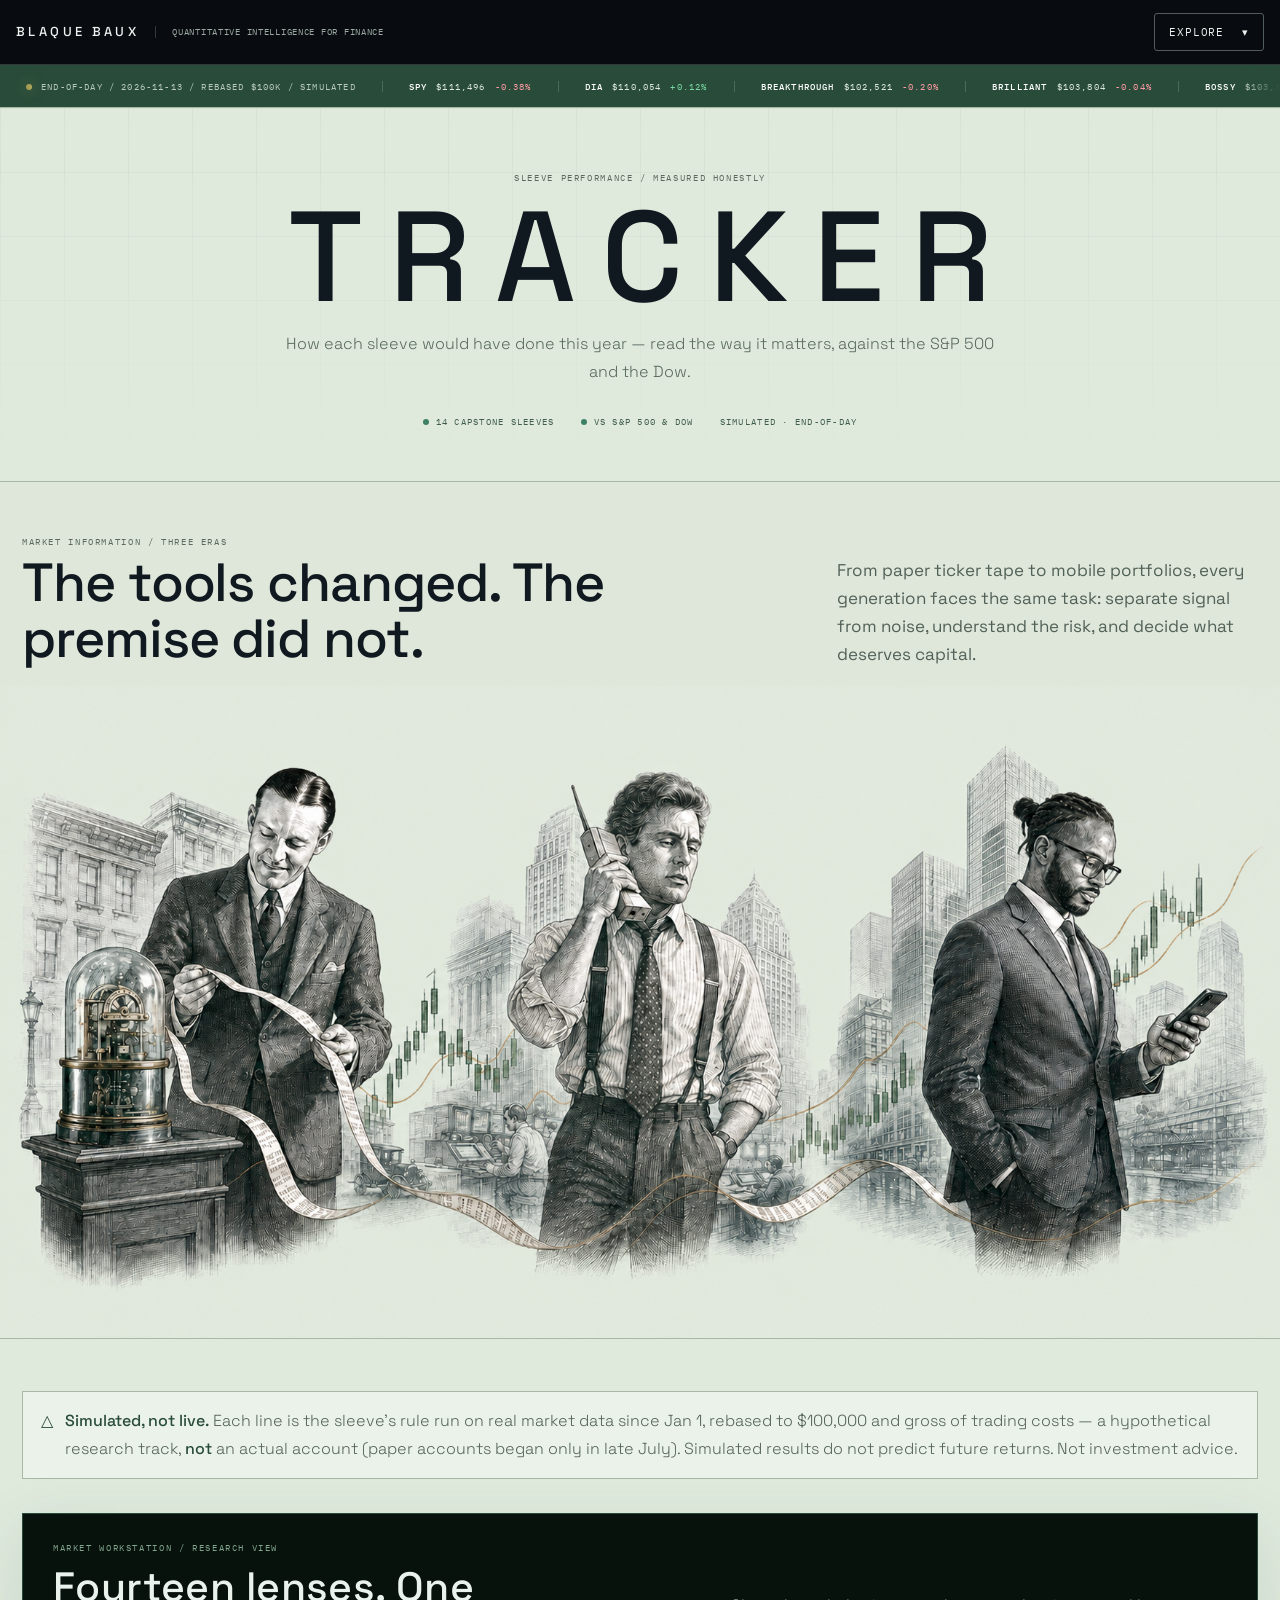
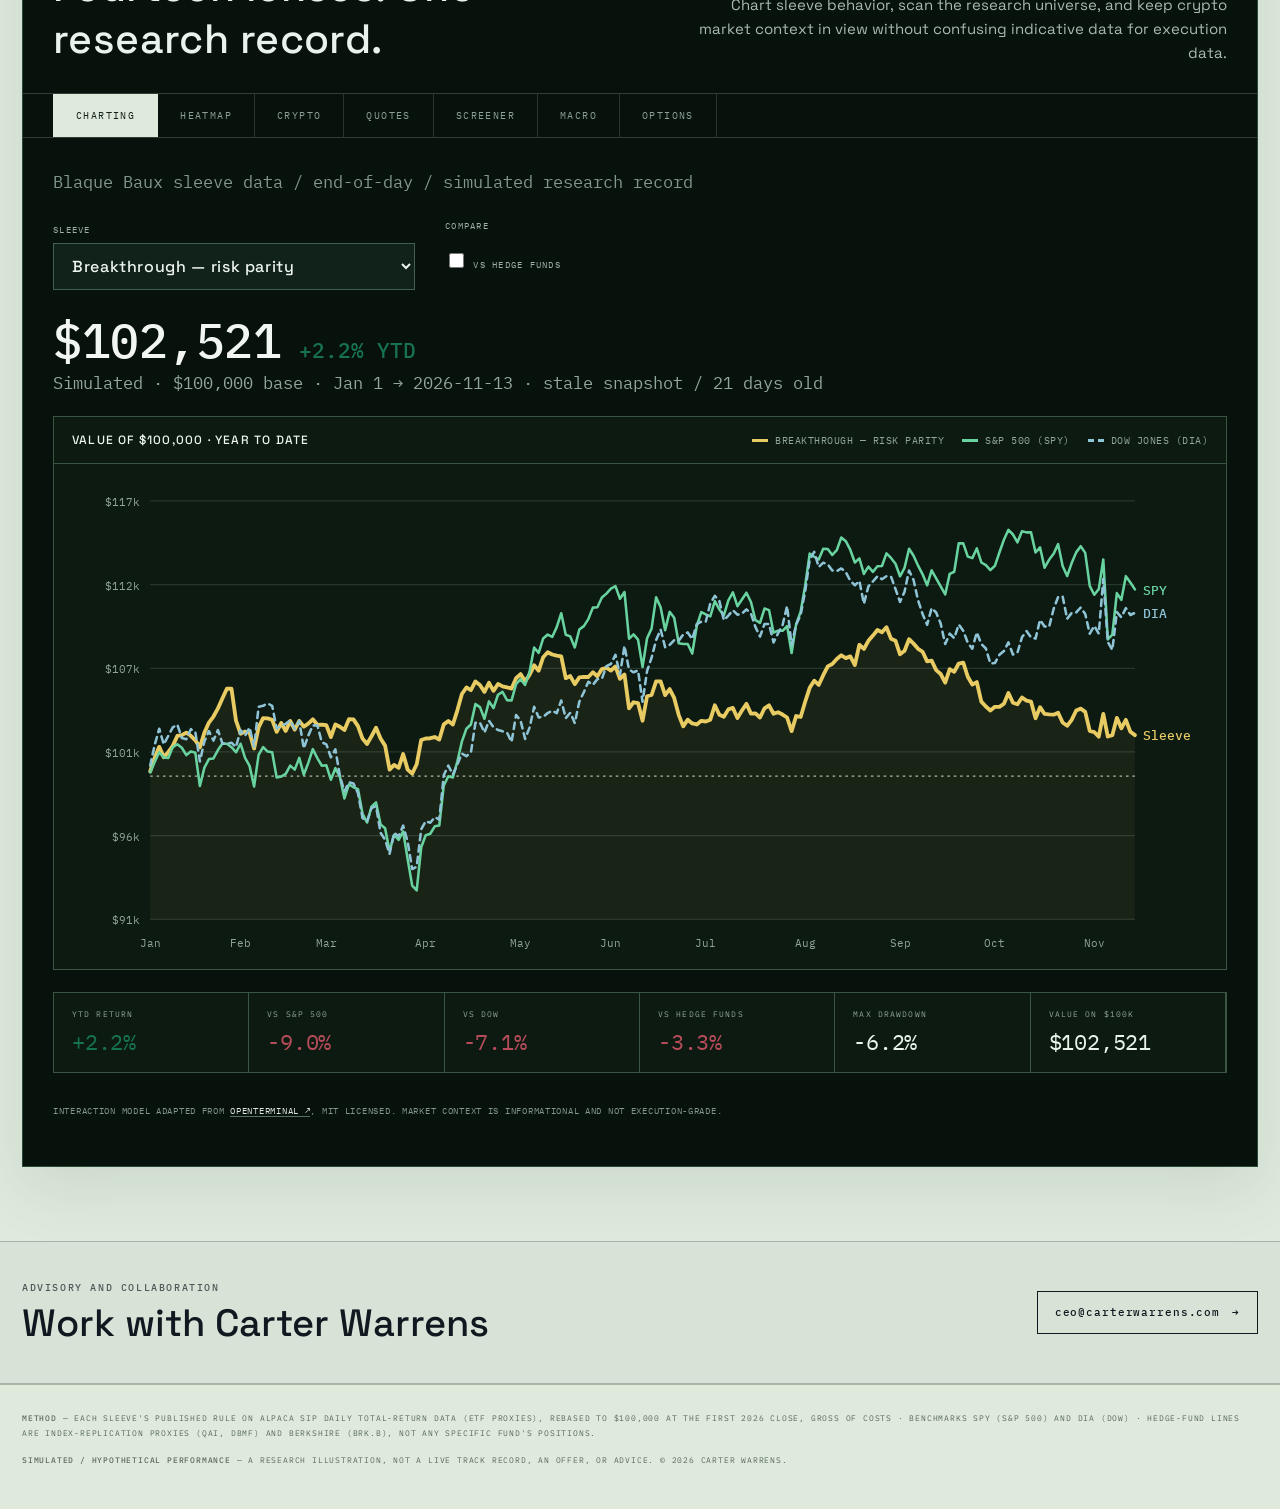
<file: tracker/index.html>
<!doctype html>
<html lang="en">
<head>
<meta charset="utf-8">
<title>Sleeve Tracker</title>
<meta name="viewport" content="width=device-width, initial-scale=1">
<link rel="icon" href="/favicon.svg" type="image/svg+xml">
<link rel="stylesheet" href="/assets/navigation.css">
<script src="/assets/navigation.js" defer></script>
<style>
@import url('https://fonts.googleapis.com/css2?family=Space+Grotesk:wght@400;500;600&family=IBM+Plex+Mono:wght@300;400;500&display=swap');
@import url('/assets/site-wide.css');
:root{
  --bg:#dfeadd; --panel:#eef4ec; --ink:#101820; --muted:#5b695e; --line:#a8b8a5;
  --deep:#294c3a; --blue:#3f8064; --cyan:#78aa8b; --red:#b64c5a; --green:#17724f;
  /* aliases consumed by the chart script */
  --sleeve:#e8cb62; --spy:#69d3a0; --dia:#8fc4d7; --faint:#82978a; --surface:#0c1a12;
  --up:#17724f; --down:#b64c5a;
  --mono:'IBM Plex Mono',ui-monospace,Menlo,monospace;
}
*{box-sizing:border-box}html{scroll-behavior:smooth}
body{margin:0; background:var(--bg); color:var(--ink); font-family:"Space Grotesk",system-ui,sans-serif; -webkit-font-smoothing:antialiased}
a{color:inherit; text-decoration:none}
.shell{width:min(1480px,calc(100% - 44px)); margin:auto}
.mono{font-family:var(--mono)}
.micro{font:9px var(--mono); letter-spacing:.18em; text-transform:uppercase; color:var(--muted)}

nav{position:sticky; top:0; z-index:30; background:rgba(223,234,221,.92); backdrop-filter:blur(16px); border-bottom:1px solid var(--line)}
.nav{height:72px; display:flex; align-items:center; justify-content:space-between}
.brand{font-size:14px; letter-spacing:.32em; font-weight:500}
.links{display:flex; gap:27px; font:9px var(--mono); letter-spacing:.15em; text-transform:uppercase; color:#58675c}
.links a:hover{color:#000}

.market-tape{position:relative;overflow:hidden;border-bottom:1px solid var(--line);background:var(--deep);color:#eef4ec;height:43px;display:flex;align-items:center}
.market-tape:before,.market-tape:after{content:"";position:absolute;z-index:2;top:0;bottom:0;width:44px;pointer-events:none}
.market-tape:before{left:0;background:linear-gradient(90deg,var(--deep),transparent)}
.market-tape:after{right:0;background:linear-gradient(270deg,var(--deep),transparent)}
.tape-track{display:flex;width:max-content;will-change:transform;animation:tape-scroll 42s linear infinite}
.tape-group{display:flex;align-items:center;flex:none}
.tape-label,.tape-item{display:flex;align-items:center;gap:9px;white-space:nowrap;font:9px var(--mono);letter-spacing:.13em;text-transform:uppercase}
.tape-label{padding:0 26px;color:#b9cabc}
.tape-label:before{content:"";width:6px;height:6px;border-radius:50%;background:#e8cb62;box-shadow:0 0 12px rgba(232,203,98,.55)}
.tape-item{padding:0 26px;border-left:1px solid rgba(238,244,236,.18)}
.tape-symbol{color:#fff;font-weight:500}.tape-value{color:#dce7dd}.tape-change.up{color:#79d9a3}.tape-change.down{color:#ff9aa4}
.market-tape:hover .tape-track,.market-tape:focus-within .tape-track{animation-play-state:paused}
@keyframes tape-scroll{to{transform:translateX(-50%)}}

.hero{min-height:360px; display:grid; place-items:center; position:relative; overflow:hidden; border-bottom:1px solid var(--line)}
.hero:before{content:""; position:absolute; inset:0; background:linear-gradient(rgba(41,76,58,.05) 1px,transparent 1px),linear-gradient(90deg,rgba(41,76,58,.05) 1px,transparent 1px); background-size:64px 64px; mask-image:linear-gradient(black,transparent)}
.hero-inner{position:relative; z-index:1; text-align:center; padding:64px 0 54px}
.hero h1{margin:22px 0 20px; font-size:clamp(52px,10vw,132px); line-height:.82; letter-spacing:.2em; transform:translateX(.1em); font-weight:500}
.hero p{max-width:720px; margin:auto; font:300 11px/1.9 var(--mono); letter-spacing:.1em; text-transform:uppercase; color:#58685d}
.statusline{margin-top:30px; display:flex; justify-content:center; gap:26px; flex-wrap:wrap; font:9px var(--mono); letter-spacing:.14em; text-transform:uppercase; color:#415d4b}
.dot{display:inline-block; width:6px; height:6px; border-radius:50%; background:var(--blue); margin-right:7px; animation:pulse 2.6s ease-in-out infinite}
@keyframes pulse{50%{opacity:.3}}
@media(prefers-reduced-motion:reduce){.dot{animation:none}.tape-track{animation:none}.tape-group[aria-hidden="true"]{display:none}}

.market-evolution{overflow:hidden;border-bottom:1px solid var(--line);background:#dee7da}
.evolution-head{display:grid;grid-template-columns:minmax(0,1fr) minmax(280px,.55fr);gap:50px;align-items:end;padding:54px 0 18px}
.evolution-head h2{max-width:18ch;margin:8px 0 0;font-size:clamp(30px,4.2vw,58px);font-weight:500;line-height:1.05;letter-spacing:-.02em}
.evolution-head p{max-width:48ch;margin:0;color:#526158;font-size:17px;line-height:1.65}
.evolution-art{display:block;width:100%;height:auto;margin:0 auto}

.section{padding:52px 0 74px}
.banner{display:flex; gap:12px; align-items:flex-start; border:1px solid var(--line); background:rgba(248,251,247,.5); padding:15px 18px; margin-bottom:34px; font:300 10px/1.7 var(--mono); letter-spacing:.05em; text-transform:uppercase; color:#536258}
.banner b{color:var(--deep); font-weight:500}
.banner .ic{color:var(--deep); font-weight:600; flex:none}
.workstation{border:1px solid var(--deep);background:#07120d;color:#eaf2ec;box-shadow:0 18px 60px rgba(41,76,58,.12)}
.workstation-head{display:grid;grid-template-columns:minmax(0,1fr) auto;gap:32px;align-items:end;padding:28px 30px;border-bottom:1px solid rgba(223,234,221,.2)}
.workstation-kicker{font:9px var(--mono);letter-spacing:.18em;text-transform:uppercase;color:#82a58d}
.workstation-title{margin:8px 0 0;font-size:clamp(25px,3.2vw,42px);font-weight:500;letter-spacing:.01em}
.workstation-meta{max-width:54ch;font-size:15px;line-height:1.6;color:#a9bbb0;text-align:right}
.terminal-tabs{display:flex;border-bottom:1px solid rgba(223,234,221,.2);padding:0 30px;overflow:auto}
.terminal-tab{appearance:none;border:0;border-right:1px solid rgba(223,234,221,.16);background:transparent;color:#8ca095;padding:15px 22px;font:10px var(--mono);letter-spacing:.14em;text-transform:uppercase;cursor:pointer}
.terminal-tab:first-child{border-left:1px solid rgba(223,234,221,.16)}
.terminal-tab[aria-selected="true"]{background:#dfeadd;color:#102018}
.terminal-tab:focus-visible{outline:2px solid #e8cb62;outline-offset:-3px}
.terminal-panel{display:none;padding:30px}
.terminal-panel.active{display:block}
.terminal-panel .controls{margin-bottom:26px}
.terminal-panel .ctl label,.terminal-panel .toggle{color:#9eb0a5}
.terminal-panel select{background:#102219;border-color:#42604d;color:#edf4ef}
.terminal-panel .panel,.terminal-panel .stats{border-color:#3a5544;background:#0c1a12}
.terminal-panel .panel-head,.terminal-panel .stat{border-color:#3a5544}
.terminal-panel .panel-head h3{color:#edf4ef}
.terminal-panel .legend,.terminal-panel .asof,.terminal-panel .stat .k{color:#92a69a}
.terminal-panel .hero-val{color:#f2f6f3}
.terminal-panel .gridline{stroke:rgba(223,234,221,.13)}
.terminal-panel .axis-t{fill:#91a398}
.terminal-note{margin:0 0 24px;font:9px/1.7 var(--mono);letter-spacing:.08em;text-transform:uppercase;color:#82978a}
.terminal-note a{color:#dce8df;border-bottom:1px solid #587260}

.heatmap-grid{display:grid;grid-template-columns:repeat(6,minmax(0,1fr));grid-auto-rows:112px;gap:6px}
.heat-tile{display:flex;flex-direction:column;justify-content:space-between;min-width:0;padding:15px;border:1px solid rgba(255,255,255,.13);background:var(--tile-bg,#294c3a);color:#fff;transition:transform .16s ease,border-color .16s ease}
.heat-tile:hover{transform:translateY(-2px);border-color:rgba(255,255,255,.48)}
.heat-tile.major{grid-column:span 2;grid-row:span 2}
.heat-symbol{font:500 clamp(13px,1.6vw,20px) var(--mono);letter-spacing:.08em;white-space:nowrap;overflow:hidden;text-overflow:ellipsis}
.heat-name{font-size:12px;line-height:1.35;color:rgba(255,255,255,.72);white-space:nowrap;overflow:hidden;text-overflow:ellipsis}
.heat-return{font:500 clamp(19px,2.5vw,32px) var(--mono);letter-spacing:-.03em}
.heatmap-legend{display:flex;align-items:center;justify-content:space-between;gap:18px;margin-top:18px;color:#8fa398;font:9px var(--mono);letter-spacing:.1em;text-transform:uppercase}
.heat-scale{display:flex;align-items:center;gap:8px}
.heat-scale i{display:block;width:110px;height:7px;background:linear-gradient(90deg,#7d2734,#3c4740,#146044)}

.crypto-head{display:flex;align-items:end;justify-content:space-between;gap:24px;margin-bottom:16px}
.crypto-head h3{margin:0;font-size:18px;font-weight:500}
.crypto-status{font:9px var(--mono);letter-spacing:.1em;text-transform:uppercase;color:#90a399;text-align:right}
.crypto-grid{display:grid;grid-template-columns:repeat(3,minmax(0,1fr));border-top:1px solid #3a5544;border-left:1px solid #3a5544}
.crypto-card{min-width:0;padding:18px;border-right:1px solid #3a5544;border-bottom:1px solid #3a5544;background:#0c1a12}
.crypto-id{display:flex;justify-content:space-between;gap:12px;align-items:baseline}
.crypto-symbol{font:500 15px var(--mono);letter-spacing:.08em}.crypto-rank{font:9px var(--mono);color:#71877a}
.crypto-name{margin-top:4px;font-size:12px;color:#8fa398}
.crypto-price{margin-top:18px;font:500 clamp(18px,2.5vw,27px) var(--mono)}
.crypto-change{margin-top:6px;font:11px var(--mono)}
.sparkline{display:block;width:100%;height:55px;margin-top:14px;overflow:visible}
.crypto-empty{padding:46px 22px;border:1px solid #3a5544;color:#90a399;text-align:center;font:10px/1.8 var(--mono);letter-spacing:.08em;text-transform:uppercase}

.quote-controls{display:flex;align-items:end;justify-content:space-between;gap:24px;margin-bottom:24px}
.terminal-action{appearance:none;border:1px solid #55705d;background:transparent;color:#e7efe9;padding:13px 16px;font:10px var(--mono);letter-spacing:.1em;text-transform:uppercase;cursor:pointer}
.terminal-action:hover{background:#dfeadd;color:#102018}.terminal-action:focus-visible{outline:2px solid #e8cb62;outline-offset:2px}
.quote-layout{display:grid;grid-template-columns:minmax(0,1.35fr) minmax(260px,.65fr);border:1px solid #3a5544}
.quote-primary{padding:28px;border-right:1px solid #3a5544;min-width:0}
.quote-symbol{font:500 clamp(34px,6vw,72px)/1 var(--mono);letter-spacing:.04em;color:#f3f6f4}
.quote-name{margin-top:8px;color:#8fa398;font-size:15px}
.quote-value{margin-top:28px;font:500 clamp(28px,5vw,50px)/1 var(--mono)}
.quote-move{margin-top:9px;font:12px var(--mono)}
.quote-spark{display:block;width:100%;height:auto;margin-top:28px;overflow:visible}
.quote-stats{display:grid;grid-template-columns:repeat(2,minmax(0,1fr))}
.quote-stat{display:flex;flex-direction:column;justify-content:space-between;min-height:126px;padding:20px;border-right:1px solid #3a5544;border-bottom:1px solid #3a5544}
.quote-stat:nth-child(even){border-right:0}.quote-stat:nth-last-child(-n+2){border-bottom:0}
.quote-stat .k{font:9px var(--mono);letter-spacing:.12em;text-transform:uppercase;color:#82978a}
.quote-stat .v{margin-top:20px;font:500 21px var(--mono);color:#eef4f0}
.quote-stat .v.up,.screener-table td.up{color:#69d3a0}.quote-stat .v.down,.screener-table td.down{color:#ff8d9a}

.screener-head{display:flex;align-items:end;justify-content:space-between;gap:24px;margin-bottom:22px}.screener-head h3{margin:0;font-size:18px;font-weight:500}
.screener-head select{min-width:220px}
.screener-wrap{overflow-x:auto;border:1px solid #3a5544}
.screener-table{width:100%;border-collapse:collapse;min-width:760px}
.screener-table th{padding:13px 16px;border-bottom:1px solid #3a5544;color:#82978a;text-align:right;font:9px var(--mono);letter-spacing:.1em;text-transform:uppercase}
.screener-table th:first-child{text-align:left}
.screener-table td{padding:17px 16px;border-bottom:1px solid #294334;text-align:right;font:13px var(--mono);color:#c6d3ca}
.screener-table tr:last-child td{border-bottom:0}.screener-table tbody tr:hover{background:#102219}
.screener-table td:first-child{text-align:left}.screener-name{appearance:none;border:0;background:transparent;color:#f0f4f1;padding:0;text-align:left;font:500 13px var(--mono);letter-spacing:.05em;cursor:pointer}
.screener-name span{display:block;margin-top:5px;color:#71877a;font:11px "Space Grotesk",sans-serif;letter-spacing:normal}.screener-name:hover{color:#e8cb62}.screener-name:focus-visible{outline:2px solid #e8cb62;outline-offset:4px}
.screener-footnote{margin:18px 0 0}

.data-panel-head{display:flex;align-items:end;justify-content:space-between;gap:24px;margin-bottom:22px}.data-panel-head h3{margin:0;font-size:18px;font-weight:500}
.data-status{color:#82978a;font:9px var(--mono);letter-spacing:.1em;text-transform:uppercase;text-align:right}
.data-footnote{margin:18px 0 0}
.macro-layout{display:grid;grid-template-columns:minmax(0,1.5fr) minmax(250px,.5fr);border:1px solid #3a5544}
.macro-curve{min-width:0;border-right:1px solid #3a5544}.macro-curve .panel-head{border-color:#3a5544}
#macroCurve{display:block;width:100%;height:auto;padding:18px 14px 8px}
.macro-line{fill:none;stroke:#e8cb62;stroke-width:3;stroke-linecap:round;stroke-linejoin:round}.macro-area{fill:#e8cb62;opacity:.06}.macro-dot{fill:#e8cb62;stroke:#0c1a12;stroke-width:3}.macro-grid{stroke:rgba(223,234,221,.13);stroke-width:1}.macro-label{fill:#91a398;font:10px var(--mono)}
.macro-stats{display:grid;grid-template-columns:1fr}
.macro-stat{display:flex;align-items:end;justify-content:space-between;gap:20px;padding:18px 20px;border-bottom:1px solid #3a5544}.macro-stat:last-child{border-bottom:0}
.macro-stat .name{font-size:13px;color:#a7b8ae}.macro-stat .obs{margin-top:6px;color:#6f8578;font:9px var(--mono)}.macro-stat .value{text-align:right;font:500 21px var(--mono)}.macro-stat .change{margin-top:5px;font:10px var(--mono)}
.macro-stat .change.rise{color:#e8cb62}.macro-stat .change.fall{color:#8fc4d7}

.option-controls{display:flex;align-items:end;gap:20px;margin-bottom:22px}.option-controls select{min-width:190px}.option-spot{margin-left:auto;text-align:right}.option-spot span{display:block;font:500 28px var(--mono);color:#f0f4f1}.option-spot small{display:block;margin-top:5px;color:#82978a;font:9px var(--mono);letter-spacing:.08em;text-transform:uppercase}
.option-wrap{overflow:auto;border:1px solid #3a5544;max-height:620px}
.option-table{width:100%;border-collapse:collapse;min-width:760px}
.option-table thead{position:sticky;top:0;z-index:2;background:#0c1a12}.option-table th{padding:11px 13px;border-right:1px solid #294334;border-bottom:1px solid #3a5544;color:#82978a;text-align:right;font:9px var(--mono);letter-spacing:.09em;text-transform:uppercase}.option-table th:first-child{text-align:left}.option-table td{padding:11px 13px;border-right:1px solid #21392c;border-bottom:1px solid #21392c;color:#bdcbc2;text-align:right;font:12px var(--mono)}
.option-table .strike-head,.option-table .strike{background:#102219;color:#f1f5f2;text-align:center;font-weight:500}.option-table tr.atm td{background:rgba(232,203,98,.07)}.option-table tr.atm .strike{color:#e8cb62}.option-table td.itm{color:#69d3a0;background:rgba(105,211,160,.035)}

.controls{display:flex; flex-wrap:wrap; gap:20px 30px; align-items:end; margin-bottom:30px}
.ctl label{display:block; font:9px var(--mono); letter-spacing:.14em; text-transform:uppercase; color:var(--muted); margin-bottom:8px}
select{font-family:"Space Grotesk",sans-serif; font-size:16px; font-weight:500; letter-spacing:.04em; color:var(--ink); background:var(--panel); border:1px solid var(--line); padding:11px 14px; min-width:280px; cursor:pointer}
select:focus-visible{outline:2px solid var(--deep); outline-offset:1px}
.toggle{display:inline-flex; align-items:center; gap:9px; font:10px var(--mono); letter-spacing:.1em; text-transform:uppercase; color:var(--ink); cursor:pointer; padding:11px 0}
.toggle input{width:15px; height:15px; accent-color:var(--deep); cursor:pointer}

.hero-val{display:flex; flex-wrap:wrap; align-items:baseline; gap:6px 18px; margin:2px 0 2px}
.hero-val .v{font:500 clamp(30px,6vw,48px)/1 var(--mono); letter-spacing:-.01em}
.hero-val .r{font:500 clamp(16px,3vw,21px) var(--mono)}
.up{color:var(--up)} .down{color:var(--down)}
.asof{font:9px var(--mono); letter-spacing:.12em; text-transform:uppercase; color:var(--muted); margin:8px 0 22px}

.panel{border:1px solid var(--line); background:rgba(248,251,247,.46)}
.panel-head{display:flex; justify-content:space-between; align-items:center; gap:16px; padding:15px 18px; border-bottom:1px solid var(--line)}
.panel-head h3{margin:0; font-size:12px; font-weight:500; letter-spacing:.1em; text-transform:uppercase}
.legend{display:flex; flex-wrap:wrap; gap:5px 18px; font:10px var(--mono); letter-spacing:.05em; text-transform:uppercase; color:var(--muted)}
.legend span{display:inline-flex; align-items:center; gap:7px}
.legend i{width:16px; height:0; border-top-width:3px; border-top-style:solid; display:inline-block}
svg#chart{display:block; width:100%; height:auto; padding:14px 12px 6px; touch-action:none}
.gridline{stroke:rgba(41,76,58,.13); stroke-width:1}
.axis-t{fill:#617064; font:9px var(--mono)}

.stats{display:grid; grid-template-columns:repeat(auto-fit,minmax(150px,1fr)); border:1px solid var(--line); border-bottom:0; margin-top:22px}
.stat{padding:16px 18px; border-bottom:1px solid var(--line); border-right:1px solid var(--line)}
.stat .k{font:8px var(--mono); letter-spacing:.14em; text-transform:uppercase; color:var(--muted)}
.stat .v{font:400 22px var(--mono); margin-top:8px; letter-spacing:-.01em}

.tip{position:fixed; pointer-events:none; background:var(--panel); border:1px solid var(--line); box-shadow:0 8px 24px rgba(41,76,58,.16); padding:10px 13px; font:11px var(--mono); opacity:0; transition:opacity .1s; z-index:10; min-width:170px}
.tip .d{color:var(--muted); letter-spacing:.06em; text-transform:uppercase; margin-bottom:6px}
.tip .row{display:flex; justify-content:space-between; gap:16px; padding:1px 0}

footer{border-top:1px solid var(--line); padding:26px 0 40px}
.foot{font:8px/1.9 var(--mono); letter-spacing:.1em; text-transform:uppercase; color:#59695e}
.foot b{color:var(--muted); font-weight:500}
@media(max-width:900px){.evolution-head{grid-template-columns:1fr;gap:18px}.heatmap-grid{grid-template-columns:repeat(4,minmax(0,1fr))}.crypto-grid{grid-template-columns:repeat(2,minmax(0,1fr))}.quote-layout,.macro-layout{grid-template-columns:1fr}.quote-primary,.macro-curve{border-right:0;border-bottom:1px solid #3a5544}.macro-stats{grid-template-columns:repeat(2,minmax(0,1fr))}.macro-stat:nth-child(odd){border-right:1px solid #3a5544}}
@media(max-width:680px){.links a:nth-child(-n+2){display:none}.stat{border-right:0}.workstation-head{grid-template-columns:1fr;padding:22px}.workstation-meta{text-align:left}.terminal-tabs{padding:0}.terminal-tab{flex:0 0 auto;padding:14px 16px}.terminal-panel{padding:20px}.heatmap-grid{grid-template-columns:repeat(2,minmax(0,1fr));grid-auto-rows:104px}.heat-tile.major{grid-column:span 1;grid-row:span 1}.crypto-grid{grid-template-columns:1fr}.heatmap-legend{align-items:flex-start;flex-direction:column}.crypto-head,.quote-controls,.screener-head,.data-panel-head,.option-controls{align-items:flex-start;flex-direction:column}.crypto-status,.data-status{text-align:left}.quote-controls .ctl,.quote-controls select,.screener-head .ctl,.screener-head select,.option-controls .ctl,.option-controls select{width:100%;min-width:0}.terminal-action{width:100%}.quote-primary{padding:22px}.quote-stats,.macro-stats{grid-template-columns:1fr}.quote-stat,.quote-stat:nth-child(even),.quote-stat:nth-last-child(-n+2){min-height:96px;border-right:0;border-bottom:1px solid #3a5544}.quote-stat:last-child{border-bottom:0}.macro-stat:nth-child(odd){border-right:0}.option-spot{margin-left:0;text-align:left}}
</style>
</head>
<body>

<nav class="bb-site-nav" aria-label="Site navigation"><div class="bb-nav-inner"><a class="bb-wordmark" href="/">BLAQUE BAUX</a><span class="bb-positioning">Quantitative Intelligence for Finance</span><details class="bb-menu"><summary>Explore</summary><div class="bb-menu-panel"><a href="/">Home</a><a href="/analysis/">Analysis</a><a href="/start/">Start here</a><a href="/#system">System</a><a href="/corpus/">Corpus</a><a href="/labs/">Labs</a><a href="/capstone/">Capstone</a><a href="/block/">Block</a><a href="/tracker/" aria-current="page">Tracker</a><a href="/toolkit/">Toolkit</a><a href="/bumble/">Bumble</a><a href="/about/">About</a><a href="/evidence/">Data & evidence</a><a href="/#carter-warrens">Carter Warrens</a><a href="https://github.com/blaquebaux" target="_blank" rel="noopener noreferrer">GitHub ↗</a></div></details></div></nav>

<div class="market-tape" aria-label="Delayed end-of-day research tape">
  <div class="tape-track" id="tapeTrack"><div class="tape-group"><span class="tape-label">End-of-day research tape / loading</span></div></div>
</div>

<header class="hero"><div class="shell hero-inner">
  <div class="micro">Sleeve performance / measured honestly</div>
  <h1>TRACKER</h1>
  <p>How each sleeve would have done this year — read the way it matters, against the S&amp;P 500 and the Dow.</p>
  <div class="statusline"><span><i class="dot"></i>14 capstone sleeves</span><span><i class="dot"></i>vs S&amp;P 500 &amp; Dow</span><span>Simulated · end-of-day</span></div>
</div></header>

<section class="market-evolution" aria-labelledby="evolution-title"><div class="shell evolution-head"><div><div class="micro">Market information / three eras</div><h2 id="evolution-title">The tools changed. The premise did not.</h2></div><p>From paper ticker tape to mobile portfolios, every generation faces the same task: separate signal from noise, understand the risk, and decide what deserves capital.</p></div><img class="evolution-art" src="/assets/tracker-market-timeline-v3.png" alt="An engraved timeline showing an early market professional reading ticker tape, a 1980s trader using a brick mobile phone, and a contemporary investor reviewing a portfolio on a smartphone."></section>

<section class="section"><div class="shell">
  <div class="banner">
    <span class="ic">△</span>
    <div><b>Simulated, not live.</b> Each line is the sleeve's rule run on real market data since Jan&nbsp;1,
    rebased to $100,000 and gross of trading costs — a hypothetical research track, <b>not</b> an actual account
    (paper accounts began only in late July). Simulated results do not predict future returns. Not investment advice.</div>
  </div>

  <div class="workstation">
    <div class="workstation-head">
      <div><div class="workstation-kicker">Market workstation / research view</div><h2 class="workstation-title">Fourteen lenses. One research record.</h2></div>
      <div class="workstation-meta">Chart sleeve behavior, scan the research universe, and keep crypto market context in view without confusing indicative data for execution data.</div>
    </div>
    <div class="terminal-tabs" role="tablist" aria-label="Tracker views">
      <button class="terminal-tab" id="tab-chart" role="tab" aria-selected="true" aria-controls="panel-chart" data-panel="chart">Charting</button>
      <button class="terminal-tab" id="tab-heatmap" role="tab" aria-selected="false" aria-controls="panel-heatmap" data-panel="heatmap" tabindex="-1">Heatmap</button>
      <button class="terminal-tab" id="tab-crypto" role="tab" aria-selected="false" aria-controls="panel-crypto" data-panel="crypto" tabindex="-1">Crypto</button>
      <button class="terminal-tab" id="tab-quotes" role="tab" aria-selected="false" aria-controls="panel-quotes" data-panel="quotes" tabindex="-1">Quotes</button>
      <button class="terminal-tab" id="tab-screener" role="tab" aria-selected="false" aria-controls="panel-screener" data-panel="screener" tabindex="-1">Screener</button>
      <button class="terminal-tab" id="tab-macro" role="tab" aria-selected="false" aria-controls="panel-macro" data-panel="macro" tabindex="-1">Macro</button>
      <button class="terminal-tab" id="tab-options" role="tab" aria-selected="false" aria-controls="panel-options" data-panel="options" tabindex="-1">Options</button>
    </div>

    <div class="terminal-panel active" id="panel-chart" role="tabpanel" aria-labelledby="tab-chart">
      <p class="terminal-note">Blaque Baux sleeve data / end-of-day / simulated research record</p>
      <div class="controls">
        <div class="ctl"><label for="sel">Sleeve</label><select id="sel"></select></div>
        <div class="ctl"><label for="hf">Compare</label><label class="toggle"><input type="checkbox" id="hf"> vs hedge funds</label></div>
      </div>

      <div class="hero-val"><span class="v" id="heroVal">—</span><span class="r" id="heroRet">—</span></div>
      <p class="asof" id="asof">—</p>

      <div class="panel">
        <div class="panel-head"><h3>Value of $100,000 · year to date</h3><div class="legend" id="legend"></div></div>
        <svg id="chart" viewBox="0 0 900 380" role="img" aria-label="Year-to-date equity curve versus S&P 500 and Dow"></svg>
      </div>

      <div class="stats" id="stats"></div>
    </div>

    <div class="terminal-panel" id="panel-heatmap" role="tabpanel" aria-labelledby="tab-heatmap" hidden>
      <p class="terminal-note">Relative movement / sleeves and benchmarks / same measurement window</p>
      <div class="heatmap-grid" id="heatmapGrid" aria-label="Research sleeve return heatmap"></div>
      <div class="heatmap-legend"><span>Tile color reflects year-to-date return</span><span class="heat-scale"><span>Lower</span><i></i><span>Higher</span></span></div>
    </div>

    <div class="terminal-panel" id="panel-crypto" role="tabpanel" aria-labelledby="tab-crypto" hidden>
      <div class="crypto-head"><div><p class="terminal-note">Public market context / delayed and indicative</p><h3>Crypto board</h3></div><div class="crypto-status" id="cryptoStatus">Loading public feed</div></div>
      <div class="crypto-grid" id="cryptoGrid" aria-live="polite"></div>
    </div>

    <div class="terminal-panel" id="panel-quotes" role="tabpanel" aria-labelledby="tab-quotes" hidden>
      <p class="terminal-note">Selected sleeve / concise research snapshot / simulated</p>
      <div class="quote-controls"><div class="ctl"><label for="quoteSel">Sleeve</label><select id="quoteSel"></select></div><a class="terminal-action" id="quoteCorpus" href="/corpus/">Corpus entry →</a><button class="terminal-action" id="quoteToChart" type="button">Open in charting →</button></div>
      <div class="quote-layout">
        <div class="quote-primary"><div class="quote-symbol" id="quoteSymbol">—</div><div class="quote-name" id="quoteName">—</div><div class="quote-value" id="quoteValue">—</div><div class="quote-move" id="quoteMove">—</div><svg class="quote-spark" id="quoteSpark" viewBox="0 0 500 150" role="img" aria-label="Selected sleeve year-to-date trend"></svg></div>
        <div class="quote-stats" id="quoteStats"></div>
      </div>
    </div>

    <div class="terminal-panel" id="panel-screener" role="tabpanel" aria-labelledby="tab-screener" hidden>
      <div class="screener-head"><div><p class="terminal-note">Capstone universe / fourteen sleeves / simulated</p><h3>Research screener</h3></div><div class="ctl"><label for="screenSort">Rank by</label><select id="screenSort"><option value="return">YTD return</option><option value="daily">Latest move</option><option value="drawdown">Shallowest drawdown</option><option value="spy">Edge vs S&amp;P 500</option></select></div></div>
      <div class="screener-wrap"><table class="screener-table"><thead><tr><th>Sleeve</th><th>YTD</th><th>Latest</th><th>Max drawdown</th><th>vs S&amp;P 500</th><th>Value</th></tr></thead><tbody id="screenerBody"></tbody></table></div>
      <p class="terminal-note screener-footnote">Select a sleeve name to open its full chart. Rankings use the same published end-of-day research file as the Tracker.</p>
    </div>

    <div class="terminal-panel" id="panel-macro" role="tabpanel" aria-labelledby="tab-macro" hidden>
      <div class="data-panel-head"><div><p class="terminal-note">Rates and volatility / official public observations</p><h3>Macro dashboard</h3></div><div class="data-status" id="macroStatus">Loading FRED snapshot</div></div>
      <div class="macro-layout"><div class="macro-curve"><div class="panel-head"><h3>U.S. Treasury yield curve</h3><span class="data-status" id="macroDate">—</span></div><svg id="macroCurve" viewBox="0 0 700 280" role="img" aria-label="United States Treasury yield curve"></svg></div><div class="macro-stats" id="macroStats"></div></div>
      <p class="terminal-note data-footnote">Source: Federal Reserve Economic Data (FRED). Values are published observations, may be revised, and are not a streaming market feed.</p>
    </div>

    <div class="terminal-panel" id="panel-options" role="tabpanel" aria-labelledby="tab-options" hidden>
      <div class="data-panel-head"><div><p class="terminal-note">Instrument structure / routes to BLOCK</p><h3>Options chain</h3></div><a class="terminal-action" href="/block/">Open BLOCK →</a></div>
      <div class="option-controls"><div class="ctl"><label for="optionSymbol">Underlying</label><select id="optionSymbol"></select></div><div class="ctl"><label for="optionExpiry">Expiration</label><select id="optionExpiry"></select></div><div class="option-spot"><span id="optionSpot">—</span><small id="optionSource">Loading snapshot</small></div></div>
      <div class="option-wrap"><table class="option-table"><thead><tr><th colspan="3">Calls</th><th class="strike-head">Strike</th><th colspan="3">Puts</th></tr><tr><th>Bid</th><th>Ask</th><th>Open int.</th><th class="strike-head">Price</th><th>Bid</th><th>Ask</th><th>Open int.</th></tr></thead><tbody id="optionBody"></tbody></table></div>
      <p class="terminal-note data-footnote">Nasdaq is queried first, with Yahoo Finance as fallback. Delayed, indicative, and incomplete values must not be used for execution or investment decisions.</p>
    </div>
    <div class="terminal-panel-credit terminal-note" style="padding:0 30px 24px">Interaction model adapted from <a href="https://github.com/ErTasselli/OpenTerminal" target="_blank" rel="noopener">OpenTerminal ↗</a>, MIT licensed. Market context is informational and not execution-grade.</div>
  </div>
</div></section>

<aside class="site-contact" aria-label="Contact Carter Warrens"><div class="site-contact-inner"><div><span class="site-contact-label">Advisory and collaboration</span><span class="site-contact-title">Work with Carter Warrens</span></div><a class="site-contact-link" href="mailto:ceo@carterwarrens.com"><span>ceo@carterwarrens.com</span><span>→</span></a></div></aside>
<footer><div class="shell foot">
  <div><b>Method</b> — each sleeve's published rule on Alpaca SIP daily total-return data (ETF proxies), rebased to $100,000 at the first 2026 close, gross of costs · benchmarks SPY (S&amp;P 500) and DIA (Dow) · hedge-fund lines are index-replication proxies (QAI, DBMF) and Berkshire (BRK.B), not any specific fund's positions.</div>
  <div style="margin-top:12px"><b>Simulated / hypothetical performance</b> — a research illustration, not a live track record, an offer, or advice. © 2026 Carter Warrens.</div>
</div></footer>

<div class="tip" id="tip"></div>

<script>
(function(){
  const tabs=[...document.querySelectorAll('.terminal-tab')];
  function activatePanel(name){
    tabs.forEach(function(tab){
      const active=tab.dataset.panel===name;
      tab.setAttribute('aria-selected',active?'true':'false');
      tab.tabIndex=active?0:-1;
      const panel=document.getElementById('panel-'+tab.dataset.panel);
      panel.classList.toggle('active',active);
      panel.hidden=!active;
    });
  }
  tabs.forEach(function(tab,index){
    tab.addEventListener('click',function(){activatePanel(tab.dataset.panel);});
    tab.addEventListener('keydown',function(event){
      if(event.key!=='ArrowLeft'&&event.key!=='ArrowRight')return;
      event.preventDefault();
      const step=event.key==='ArrowRight'?1:-1;
      const next=tabs[(index+step+tabs.length)%tabs.length];
      activatePanel(next.dataset.panel);next.focus();
    });
  });

  function cryptoSparkline(svg,values,rising){
    const clean=(values||[]).filter(Number.isFinite);
    if(clean.length<2)return;
    const lo=Math.min(...clean),hi=Math.max(...clean),span=hi-lo||1;
    const d=clean.map(function(value,index){
      const x=index/(clean.length-1)*100;
      const y=48-(value-lo)/span*42;
      return (index?'L':'M')+x.toFixed(2)+' '+y.toFixed(2);
    }).join(' ');
    const path=document.createElementNS('http://www.w3.org/2000/svg','path');
    path.setAttribute('d',d);path.setAttribute('fill','none');
    path.setAttribute('stroke',rising?'#69d3a0':'#ff8d9a');path.setAttribute('stroke-width','2');
    path.setAttribute('vector-effect','non-scaling-stroke');
    svg.appendChild(path);
  }
  function money(value){
    const digits=value<1?4:value<100?2:0;
    return new Intl.NumberFormat('en-US',{style:'currency',currency:'USD',minimumFractionDigits:digits,maximumFractionDigits:digits}).format(value);
  }
  function snapshotLabel(source,updatedAt,maxAgeHours){
    const date=new Date(updatedAt),ageHours=(Date.now()-date.getTime())/3600000;
    const stamp=date.toLocaleString('en-US',{month:'short',day:'numeric',hour:'numeric',minute:'2-digit'});
    return source+' / '+(ageHours>maxAgeHours?'stale snapshot':'snapshot')+' / '+stamp;
  }
  async function loadCrypto(){
    const grid=document.getElementById('cryptoGrid'),status=document.getElementById('cryptoStatus');
    try{
      const ids='bitcoin,ethereum,solana,xrp,binancecoin,cardano';
      const url='https://api.coingecko.com/api/v3/coins/markets?vs_currency=usd&ids='+ids+'&order=market_cap_desc&sparkline=true&price_change_percentage=24h';
      const response=await fetch(url,{headers:{accept:'application/json'}});
      if(!response.ok)throw new Error('public feed returned '+response.status);
      const coins=await response.json();
      grid.textContent='';
      coins.forEach(function(coin){
        const card=document.createElement('article');card.className='crypto-card';
        const id=document.createElement('div');id.className='crypto-id';
        const symbol=document.createElement('span');symbol.className='crypto-symbol';symbol.textContent=String(coin.symbol||'').toUpperCase();
        const rank=document.createElement('span');rank.className='crypto-rank';rank.textContent='#'+coin.market_cap_rank;
        id.append(symbol,rank);
        const name=document.createElement('div');name.className='crypto-name';name.textContent=coin.name;
        const price=document.createElement('div');price.className='crypto-price';price.textContent=money(Number(coin.current_price));
        const changeValue=Number(coin.price_change_percentage_24h)||0;
        const change=document.createElement('div');change.className='crypto-change '+(changeValue>=0?'up':'down');change.textContent=(changeValue>=0?'+':'')+changeValue.toFixed(2)+'% / 24h';
        const spark=document.createElementNS('http://www.w3.org/2000/svg','svg');spark.setAttribute('class','sparkline');spark.setAttribute('viewBox','0 0 100 52');spark.setAttribute('aria-label',coin.name+' seven-day price trend');
        cryptoSparkline(spark,coin.sparkline_in_7d&&coin.sparkline_in_7d.price,changeValue>=0);
        card.append(id,name,price,change,spark);grid.appendChild(card);
      });
      const updated=coins[0]&&coins[0].last_updated?new Date(coins[0].last_updated).toLocaleTimeString('en-US',{hour:'numeric',minute:'2-digit'}):'recently';
      status.textContent='CoinGecko / indicative / updated '+updated;
    }catch(error){
      grid.className='crypto-empty';grid.textContent='The public crypto feed is temporarily unavailable. The other research views remain available.';
      status.textContent='Public feed unavailable';console.error('crypto load failed',error);
    }
  }
  loadCrypto();

  async function loadMacro(){
    const status=document.getElementById('macroStatus'),stats=document.getElementById('macroStats'),svg=document.getElementById('macroCurve');
    try{
      const response=await fetch('macro.json',{cache:'no-store'});if(!response.ok)throw new Error('macro snapshot '+response.status);
      const data=await response.json(),observations=data.observations||[],byId=Object.fromEntries(observations.map(item=>[item.id,item]));
      const yields=['DGS3MO','DGS2','DGS5','DGS10','DGS30'].map(id=>byId[id]).filter(Boolean);
      if(!yields.length)throw new Error('macro snapshot contained no yield curve');
      const NS='http://www.w3.org/2000/svg',W=700,H=280,L=54,R=24,T=24,B=42,iw=W-L-R,ih=H-T-B;
      const low=Math.min(...yields.map(item=>item.value))-.15,high=Math.max(...yields.map(item=>item.value))+.15;
      const x=i=>L+iw*i/Math.max(1,yields.length-1),y=value=>T+ih*(1-(value-low)/(high-low||1));
      const make=(tag,attrs)=>{const el=document.createElementNS(NS,tag);Object.entries(attrs).forEach(([key,value])=>el.setAttribute(key,value));return el;};
      svg.textContent='';
      for(let i=0;i<=4;i++){
        const value=low+(high-low)*i/4,yy=y(value);svg.appendChild(make('line',{class:'macro-grid',x1:L,y1:yy,x2:W-R,y2:yy}));
        const label=make('text',{class:'macro-label',x:L-9,y:yy+4,'text-anchor':'end'});label.textContent=value.toFixed(2)+'%';svg.appendChild(label);
      }
      let path='M'+x(0)+' '+y(yields[0].value);for(let i=1;i<yields.length;i++)path+=' L'+x(i)+' '+y(yields[i].value);
      svg.appendChild(make('path',{class:'macro-area',d:path+' L'+x(yields.length-1)+' '+(H-B)+' L'+x(0)+' '+(H-B)+' Z'}));svg.appendChild(make('path',{class:'macro-line',d:path}));
      yields.forEach(function(item,index){svg.appendChild(make('circle',{class:'macro-dot',cx:x(index),cy:y(item.value),r:6}));const label=make('text',{class:'macro-label',x:x(index),y:H-15,'text-anchor':'middle'});label.textContent=item.tenor;svg.appendChild(label);});
      document.getElementById('macroDate').textContent='Observation / '+yields[0].date;
      const display=[byId.DGS2,byId.DGS10,byId.DGS30,byId.DFF,byId.VIXCLS].filter(Boolean);
      stats.innerHTML=display.map(function(item){
        const isVix=item.id==='VIXCLS',value=isVix?item.value.toFixed(2):item.value.toFixed(2)+'%',delta=isVix?item.change:item.change*100;
        const change=(delta>=0?'+':'')+delta.toFixed(isVix?2:0)+(isVix?' pts':' bp');
        return '<div class="macro-stat"><div><div class="name">'+item.label+'</div><div class="obs">'+item.date+'</div></div><div><div class="value">'+value+'</div><div class="change '+(delta>=0?'rise':'fall')+'">'+change+'</div></div></div>';
      }).join('');
      status.textContent=snapshotLabel('FRED',data.updatedAt,72);
    }catch(error){status.textContent='FRED snapshot unavailable';stats.innerHTML='<div class="crypto-empty">Macro observations are temporarily unavailable.</div>';console.error('macro load failed',error);}
  }

  let optionSnapshot=null;
  const optionNumber=value=>value===null||value===undefined?'—':Number(value).toLocaleString('en-US',{minimumFractionDigits:2,maximumFractionDigits:2});
  const optionInteger=value=>value===null||value===undefined?'—':Number(value).toLocaleString('en-US');
  function renderOptionExpiry(){
    const symbol=document.getElementById('optionSymbol').value,chain=optionSnapshot.chains.find(item=>item.symbol===symbol),expirySelect=document.getElementById('optionExpiry');
    expirySelect.textContent='';chain.expirations.forEach(function(expiry){const option=document.createElement('option');option.value=expiry.date;option.textContent=new Date(expiry.date+'T12:00:00').toLocaleDateString('en-US',{month:'short',day:'numeric',year:'numeric'});expirySelect.appendChild(option);});
    renderOptions();
  }
  function renderOptions(){
    if(!optionSnapshot)return;
    const symbol=document.getElementById('optionSymbol').value,expiryDate=document.getElementById('optionExpiry').value,chain=optionSnapshot.chains.find(item=>item.symbol===symbol),expiry=chain.expirations.find(item=>item.date===expiryDate)||chain.expirations[0];
    const callMap=new Map(expiry.calls.map(item=>[item.strike,item])),putMap=new Map(expiry.puts.map(item=>[item.strike,item])),strikes=[...new Set([...callMap.keys(),...putMap.keys()])].filter(value=>value!==null).sort((a,b)=>a-b);
    if(!strikes.length){document.getElementById('optionBody').innerHTML='<tr><td colspan="7">No strikes are available for this expiration.</td></tr>';return;}
    const spot=chain.underlyingPrice??strikes[Math.floor(strikes.length/2)],atm=strikes.reduce((best,value)=>Math.abs(value-spot)<Math.abs(best-spot)?value:best,strikes[0]);
    document.getElementById('optionSpot').textContent=chain.symbol+' / '+optionNumber(chain.underlyingPrice);
    document.getElementById('optionSource').textContent=snapshotLabel(chain.source,optionSnapshot.updatedAt,36);
    document.getElementById('optionBody').innerHTML=strikes.map(function(strike){
      const call=callMap.get(strike)||{},put=putMap.get(strike)||{};
      return '<tr class="'+(strike===atm?'atm':'')+'"><td class="'+(call.inTheMoney?'itm':'')+'">'+optionNumber(call.bid)+'</td><td class="'+(call.inTheMoney?'itm':'')+'">'+optionNumber(call.ask)+'</td><td>'+optionInteger(call.openInterest)+'</td><td class="strike">'+optionNumber(strike)+'</td><td class="'+(put.inTheMoney?'itm':'')+'">'+optionNumber(put.bid)+'</td><td class="'+(put.inTheMoney?'itm':'')+'">'+optionNumber(put.ask)+'</td><td>'+optionInteger(put.openInterest)+'</td></tr>';
    }).join('');
  }
  async function loadOptions(){
    try{
      const response=await fetch('options.json',{cache:'no-store'});if(!response.ok)throw new Error('options snapshot '+response.status);
      optionSnapshot=await response.json();const symbolSelect=document.getElementById('optionSymbol');
      optionSnapshot.chains.forEach(function(chain){const option=document.createElement('option');option.value=chain.symbol;option.textContent=chain.symbol;symbolSelect.appendChild(option);});
      symbolSelect.addEventListener('change',renderOptionExpiry);document.getElementById('optionExpiry').addEventListener('change',renderOptions);renderOptionExpiry();
    }catch(error){document.getElementById('optionSource').textContent='Options snapshot unavailable';document.getElementById('optionBody').innerHTML='<tr><td colspan="7">Options data are temporarily unavailable.</td></tr>';console.error('options load failed',error);}
  }
  loadMacro();loadOptions();

  fetch('performance.json',{cache:'no-store'}).then(r=>r.json()).then(function(D){
  const S=D.series, dates=D.dates, N=dates.length;
  const capstoneOrder=['breakthrough','brilliant','bossy','believer','bemused','brigade','boundless','bastion','balsamic','bulkhead','belligerent','backstop','brawl','bodega'];
  const tapeOrder=['SPY','DIA',...capstoneOrder];
  const tapeNames={SPY:'SPY',DIA:'DIA',...Object.fromEntries(capstoneOrder.map(key=>[key,key.toUpperCase()]))};
  const tapeItems=tapeOrder.filter(k=>S[k]&&S[k].equity.length>1).map(k=>{
    const e=S[k].equity, last=e[e.length-1], prev=e[e.length-2], change=(last/prev-1)*100;
    return `<span class="tape-item"><span class="tape-symbol">${tapeNames[k]}</span><span class="tape-value">$${Math.round(last).toLocaleString('en-US')}</span><span class="tape-change ${change>=0?'up':'down'}">${change>=0?'+':''}${change.toFixed(2)}%</span></span>`;
  }).join('');
  const tapeLabel=`<span class="tape-label">End-of-day / ${D.asof} / rebased $100k / simulated</span>`;
  document.getElementById('tapeTrack').innerHTML=`<div class="tape-group">${tapeLabel}${tapeItems}</div><div class="tape-group" aria-hidden="true">${tapeLabel}${tapeItems}</div>`;
  const heatOrder=['SPY','DIA',...capstoneOrder,'QAI','DBMF','BRK.B'];
  const heatmap=document.getElementById('heatmapGrid');
  heatOrder.filter(k=>S[k]&&S[k].equity.length).forEach(function(key){
    const series=S[key],first=series.equity[0],last=series.equity[series.equity.length-1],ret=(last/first-1)*100;
    const intensity=Math.min(1,Math.abs(ret)/18),base=ret>=0?[20,96,68]:[125,39,52],neutral=[45,58,50];
    const rgb=base.map(function(value,i){return Math.round(neutral[i]+(value-neutral[i])*(.35+.65*intensity));});
    const tile=document.createElement('article');tile.className='heat-tile '+((key==='SPY'||key==='DIA')?'major':'');tile.style.setProperty('--tile-bg','rgb('+rgb.join(',')+')');
    const symbol=document.createElement('div');symbol.className='heat-symbol';symbol.textContent=key.toUpperCase();
    const name=document.createElement('div');name.className='heat-name';name.textContent=series.label;
    const value=document.createElement('div');value.className='heat-return';value.textContent=(ret>=0?'+':'')+ret.toFixed(1)+'%';
    tile.append(symbol,name,value);heatmap.appendChild(tile);
  });
  const sel=document.getElementById('sel'),quoteSel=document.getElementById('quoteSel');
  const order=capstoneOrder;
  order.filter(k=>S[k]).forEach(k=>{
    const o=document.createElement('option');o.value=k;o.textContent=S[k].label;sel.appendChild(o);
    quoteSel.appendChild(o.cloneNode(true));
  });
  const fmt=v=>'$'+Math.round(v).toLocaleString('en-US');
  const pct=v=>(v>=0?'+':'')+v.toFixed(1)+'%';
  const maxDD=e=>{let pk=e[0],dd=0; for(const x of e){pk=Math.max(pk,x); dd=Math.min(dd,x/pk-1);} return dd*100;};
  const svg=document.getElementById('chart'), tip=document.getElementById('tip');
  const W=900,H=380,mL=66,mR=62,mT=18,mB=34, iw=W-mL-mR, ih=H-mT-mB, NS='http://www.w3.org/2000/svg';
  const el=(t,a)=>{const e=document.createElementNS(NS,t); for(const k in a)e.setAttribute(k,a[k]); return e;};
  const C=n=>getComputedStyle(document.documentElement).getPropertyValue(n).trim();
  let cur=null, geo=null;
  const seriesReturn=key=>(S[key].equity[N-1]/S[key].equity[0]-1)*100;
  const latestMove=key=>{const e=S[key].equity;return e.length>1?(e[e.length-1]/e[e.length-2]-1)*100:0;};
  function renderQuote(key){
    const series=S[key],equity=series.equity,ret=seriesReturn(key),daily=latestMove(key),dd=maxDD(equity),spy=seriesReturn('SPY');
    document.getElementById('quoteSymbol').textContent=key.toUpperCase();
    document.getElementById('quoteName').textContent=series.label;
    document.getElementById('quoteCorpus').href='/corpus/#research-'+key.toLowerCase();
    document.getElementById('quoteValue').textContent=fmt(equity[equity.length-1]);
    const move=document.getElementById('quoteMove');move.textContent=pct(daily)+' latest session';move.className='quote-move '+(daily>=0?'up':'down');
    const quoteStats=[['YTD return',pct(ret),ret],['Max drawdown',dd.toFixed(1)+'%',dd],['vs S&P 500',pct(ret-spy),ret-spy],['Observation date',D.asof,null]];
    document.getElementById('quoteStats').innerHTML=quoteStats.map(function(item){
      const tone=item[2]===null?'':(item[2]>=0?'up':'down');
      return '<div class="quote-stat"><span class="k">'+item[0]+'</span><span class="v '+tone+'">'+item[1]+'</span></div>';
    }).join('');
    const spark=document.getElementById('quoteSpark'),sw=500,sh=150,pad=4,lo=Math.min(...equity),hi=Math.max(...equity),span=hi-lo||1;
    const x=i=>pad+(sw-pad*2)*i/(equity.length-1),y=v=>pad+(sh-pad*2)*(1-(v-lo)/span);
    let path='M'+x(0)+' '+y(equity[0]);for(let i=1;i<equity.length;i++)path+=' L'+x(i)+' '+y(equity[i]);
    spark.textContent='';spark.appendChild(el('line',{x1:pad,y1:y(equity[0]),x2:sw-pad,y2:y(equity[0]),stroke:'#3a5544','stroke-width':1,'stroke-dasharray':'3 4'}));
    spark.appendChild(el('path',{d:path,fill:'none',stroke:C('--sleeve'),'stroke-width':3,'stroke-linejoin':'round','stroke-linecap':'round'}));
  }
  function renderScreener(sortBy){
    const spy=seriesReturn('SPY');
    const rows=order.filter(k=>S[k]).map(function(key){
      const equity=S[key].equity;
      return {key:key,name:S[key].label,ret:seriesReturn(key),daily:latestMove(key),drawdown:maxDD(equity),spy:seriesReturn(key)-spy,value:equity[equity.length-1]};
    });
    rows.sort(function(a,b){return b[sortBy]-a[sortBy];});
    const body=document.getElementById('screenerBody');
    body.innerHTML=rows.map(function(row){
      return '<tr><td><button class="screener-name" type="button" data-key="'+row.key+'">'+row.key.toUpperCase()+'<span>'+row.name+'</span></button></td><td class="'+(row.ret>=0?'up':'down')+'">'+pct(row.ret)+'</td><td class="'+(row.daily>=0?'up':'down')+'">'+pct(row.daily)+'</td><td class="down">'+row.drawdown.toFixed(1)+'%</td><td class="'+(row.spy>=0?'up':'down')+'">'+pct(row.spy)+'</td><td>'+fmt(row.value)+'</td></tr>';
    }).join('');
    body.querySelectorAll('.screener-name').forEach(function(button){button.addEventListener('click',function(){
      sel.value=button.dataset.key;quoteSel.value=button.dataset.key;render(button.dataset.key);renderQuote(button.dataset.key);activatePanel('chart');document.getElementById('tab-chart').focus();
    });});
  }
  function render(key){
    cur=key;
    const col={sleeve:C('--sleeve'),spy:C('--spy'),dia:C('--dia'),line:C('--line'),faint:C('--faint'),surface:C('--surface')};
    const showHF=document.getElementById('hf').checked;
    const lines=[{k:key,c:col.sleeve,w:3,dash:''},{k:'SPY',c:col.spy,w:2,dash:''},{k:'DIA',c:col.dia,w:2,dash:'5 4'}];
    if(showHF) lines.push({k:'QAI',c:col.faint,w:1.5,dash:''},{k:'DBMF',c:col.faint,w:1.5,dash:'5 4'},{k:'BRK.B',c:col.faint,w:1.5,dash:'2 3'});
    let lo=Infinity,hi=-Infinity; lines.forEach(L=>S[L.k].equity.forEach(v=>{lo=Math.min(lo,v);hi=Math.max(hi,v);}));
    const pad=(hi-lo)*0.08||1; lo-=pad; hi+=pad;
    const X=i=>mL+iw*i/(N-1), Y=v=>mT+ih*(1-(v-lo)/(hi-lo));
    svg.textContent='';
    const yt=5; for(let i=0;i<=yt;i++){const v=lo+(hi-lo)*i/yt, y=Y(v);
      svg.appendChild(el('line',{class:'gridline',x1:mL,y1:y,x2:W-mR,y2:y}));
      const t=el('text',{class:'axis-t',x:mL-8,y:y+4,'text-anchor':'end'}); t.textContent='$'+(v/1000).toFixed(0)+'k'; svg.appendChild(t);}
    let lastM=''; for(let i=0;i<N;i++){const m=dates[i].slice(0,7); if(m!==lastM){lastM=m;
      const t=el('text',{class:'axis-t',x:X(i),y:H-12,'text-anchor':'middle'}); t.textContent=new Date(dates[i]+'T00:00').toLocaleDateString('en-US',{month:'short'}); svg.appendChild(t);}}
    const y100=Y(100000); if(y100>mT&&y100<H-mB) svg.appendChild(el('line',{x1:mL,y1:y100,x2:W-mR,y2:y100,stroke:col.line,'stroke-width':1,'stroke-dasharray':'2 3'}));
    const e0=S[key].equity; let d='M'+X(0)+' '+Y(e0[0]); for(let i=1;i<N;i++)d+=' L'+X(i)+' '+Y(e0[i]);
    svg.appendChild(el('path',{d:d+' L'+X(N-1)+' '+Y(lo)+' L'+X(0)+' '+Y(lo)+' Z',fill:col.sleeve,'fill-opacity':.06,stroke:'none'}));
    lines.forEach(L=>{const e=S[L.k].equity; let p='M'+X(0)+' '+Y(e[0]); for(let i=1;i<N;i++)p+=' L'+X(i)+' '+Y(e[i]);
      svg.appendChild(el('path',{d:p,fill:'none',stroke:L.c,'stroke-width':L.w,'stroke-dasharray':L.dash,'stroke-linejoin':'round','stroke-linecap':'round'}));
      const lab=el('text',{x:W-mR+6,y:Y(e[N-1])+4,fill:L.c,'font-family':"'IBM Plex Mono',monospace",'font-size':'10','font-weight':'500'});
      lab.textContent=(L.k===key?'Sleeve':L.k); svg.appendChild(lab);});
    geo={X,Y,lines,col};
    const r=k=>(S[k].equity[N-1]/S[k].equity[0]-1)*100;
    const sr=r(key),spr=r('SPY'),dr=r('DIA'),hfr=r('QAI');
    document.getElementById('heroVal').textContent=fmt(S[key].equity[N-1]);
    const hr=document.getElementById('heroRet'); hr.textContent=pct(sr)+' YTD'; hr.className='r '+(sr>=0?'up':'down');
    const ageDays=Math.floor((Date.now()-Date.parse(D.asof+'T23:59:59Z'))/86400000);
    document.getElementById('asof').textContent='Simulated · $100,000 base · Jan 1 → '+D.asof+' · '+(ageDays>3?'stale snapshot / '+ageDays+' days old':'updated end-of-day');
    const stats=[['YTD return',pct(sr),sr>=0],['vs S&P 500',pct(sr-spr),sr-spr>=0],['vs Dow',pct(sr-dr),sr-dr>=0],
      ['vs Hedge funds',pct(sr-hfr),sr-hfr>=0],['Max drawdown',maxDD(e0).toFixed(1)+'%',false],['Value on $100k',fmt(S[key].equity[N-1]),sr>=0]];
    document.getElementById('stats').innerHTML=stats.map(([k,v,g])=>`<div class="stat"><div class="k">${k}</div><div class="v ${k.startsWith('vs')||k.startsWith('YTD')?(g?'up':'down'):''}">${v}</div></div>`).join('');
    document.getElementById('legend').innerHTML=lines.map(L=>{const nm=(L.k===key)?S[key].label:S[L.k].label; return `<span><i style="border-color:${L.c};${L.dash?'border-top-style:dashed':''}"></i>${nm}</span>`;}).join('');
  }
  function move(ev){
    if(!geo)return; const rect=svg.getBoundingClientRect();
    let i=Math.round(((ev.clientX-rect.left)/rect.width*W-mL)/iw*(N-1)); i=Math.max(0,Math.min(N-1,i));
    svg.querySelectorAll('.cross').forEach(n=>n.remove());
    const xg=geo.X(i), col=geo.col;
    svg.appendChild(el('line',{class:'cross',x1:xg,y1:mT,x2:xg,y2:H-mB,stroke:col.faint,'stroke-width':1,'stroke-dasharray':'3 3'}));
    geo.lines.forEach(L=>svg.appendChild(el('circle',{class:'cross',cx:xg,cy:geo.Y(S[L.k].equity[i]),r:4,fill:L.c,stroke:col.surface,'stroke-width':2})));
    const dd=new Date(dates[i]+'T00:00').toLocaleDateString('en-US',{month:'short',day:'numeric'});
    tip.innerHTML=`<div class="d">${dd}, 2026</div>`+geo.lines.map(L=>{const nm=(L.k===cur)?S[cur].label:S[L.k].label; return `<div class="row"><span style="color:${L.c}">${nm}</span><b>${fmt(S[L.k].equity[i])}</b></div>`;}).join('');
    tip.style.opacity=1; let tx=ev.clientX+16; if(tx>window.innerWidth-200)tx=ev.clientX-186; tip.style.left=tx+'px'; tip.style.top=(ev.clientY-10)+'px';
  }
  svg.addEventListener('mousemove',move);
  svg.addEventListener('mouseleave',()=>{tip.style.opacity=0; svg.querySelectorAll('.cross').forEach(n=>n.remove());});
  svg.addEventListener('touchmove',e=>{if(e.touches[0])move(e.touches[0]);},{passive:true});
  sel.addEventListener('change',()=>{quoteSel.value=sel.value;render(sel.value);renderQuote(sel.value);});
  quoteSel.addEventListener('change',()=>renderQuote(quoteSel.value));
  document.getElementById('quoteToChart').addEventListener('click',()=>{sel.value=quoteSel.value;render(sel.value);activatePanel('chart');document.getElementById('tab-chart').focus();});
  document.getElementById('screenSort').addEventListener('change',event=>renderScreener(event.target.value));
  document.getElementById('hf').addEventListener('change',()=>render(cur));
  const initial=order.find(k=>S[k])||Object.keys(S)[0];
  render(initial);renderQuote(initial);renderScreener('return');
  }).catch(e=>{document.getElementById('heroVal').textContent='data unavailable';document.getElementById('tapeTrack').innerHTML='<div class="tape-group"><span class="tape-label">End-of-day research tape / data unavailable</span></div>';console.error('tracker load failed',e);});
})();
</script>
</body>
</html>
</file>
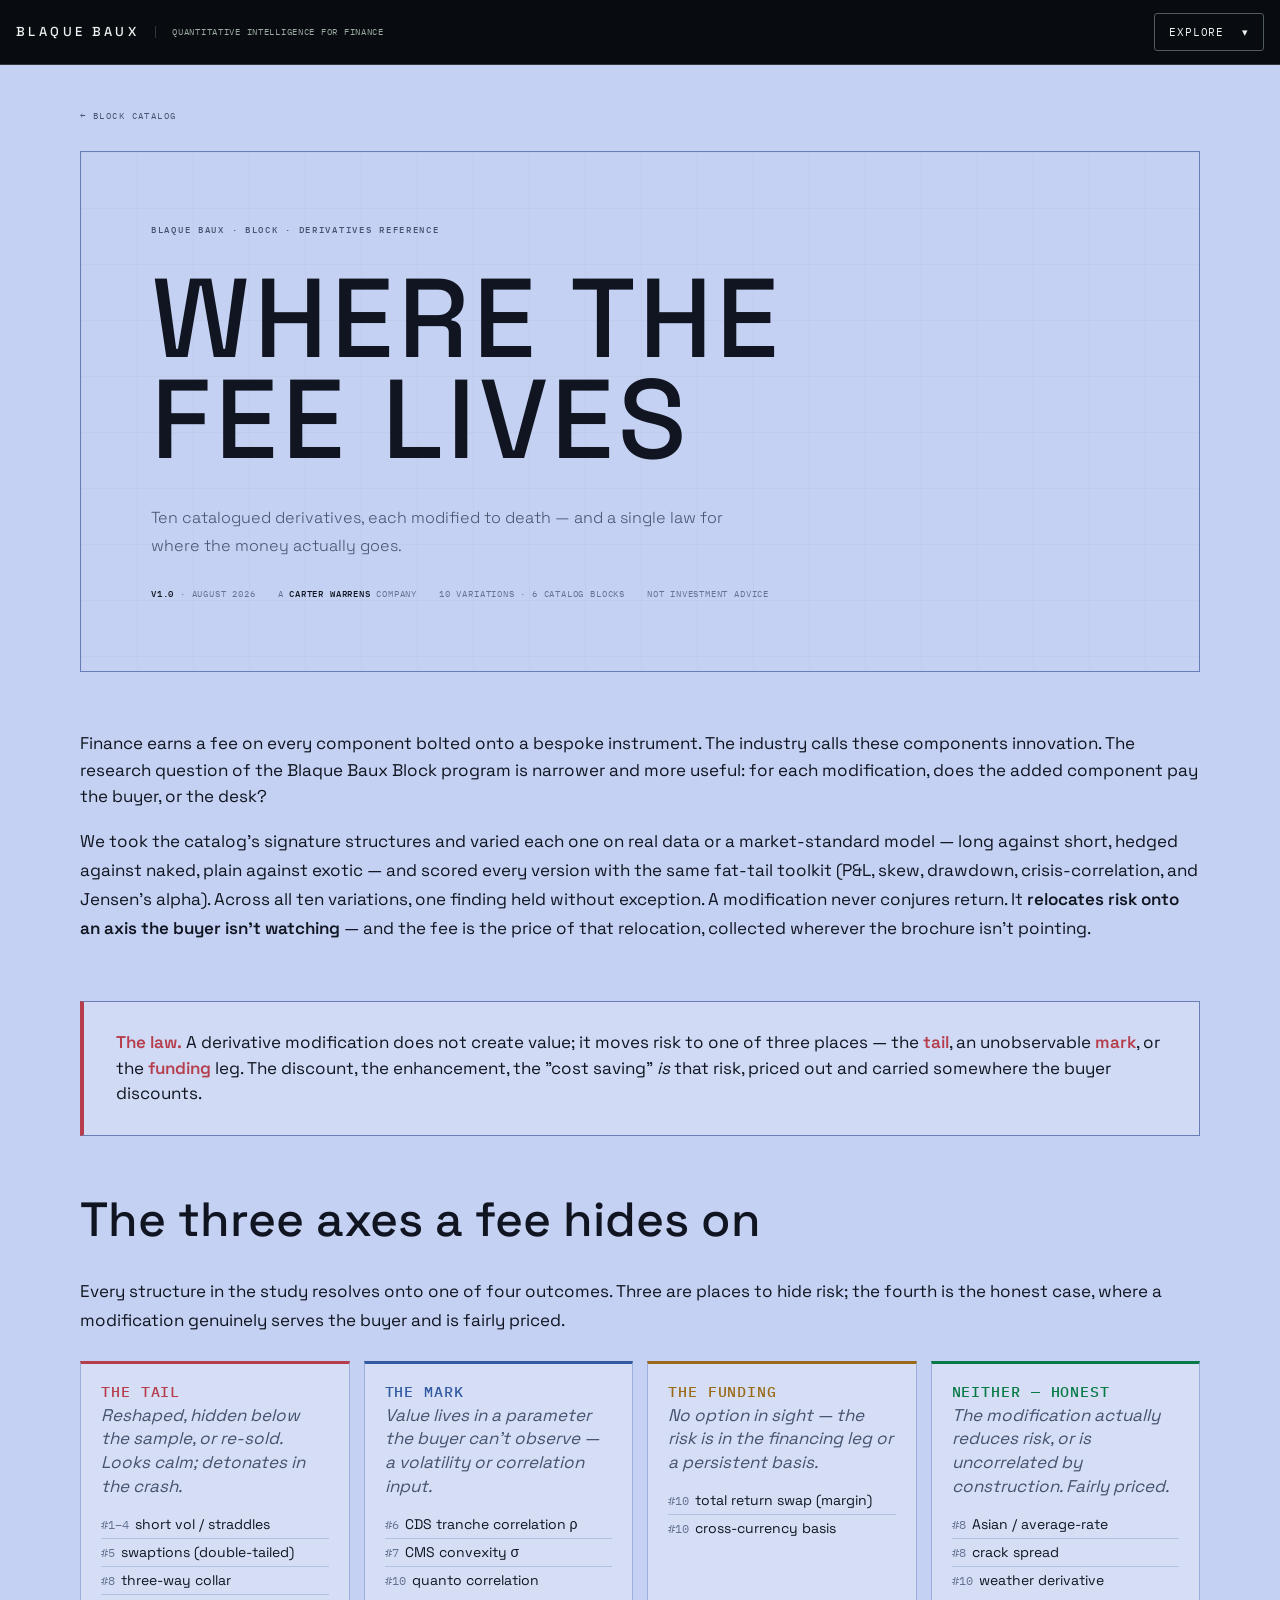
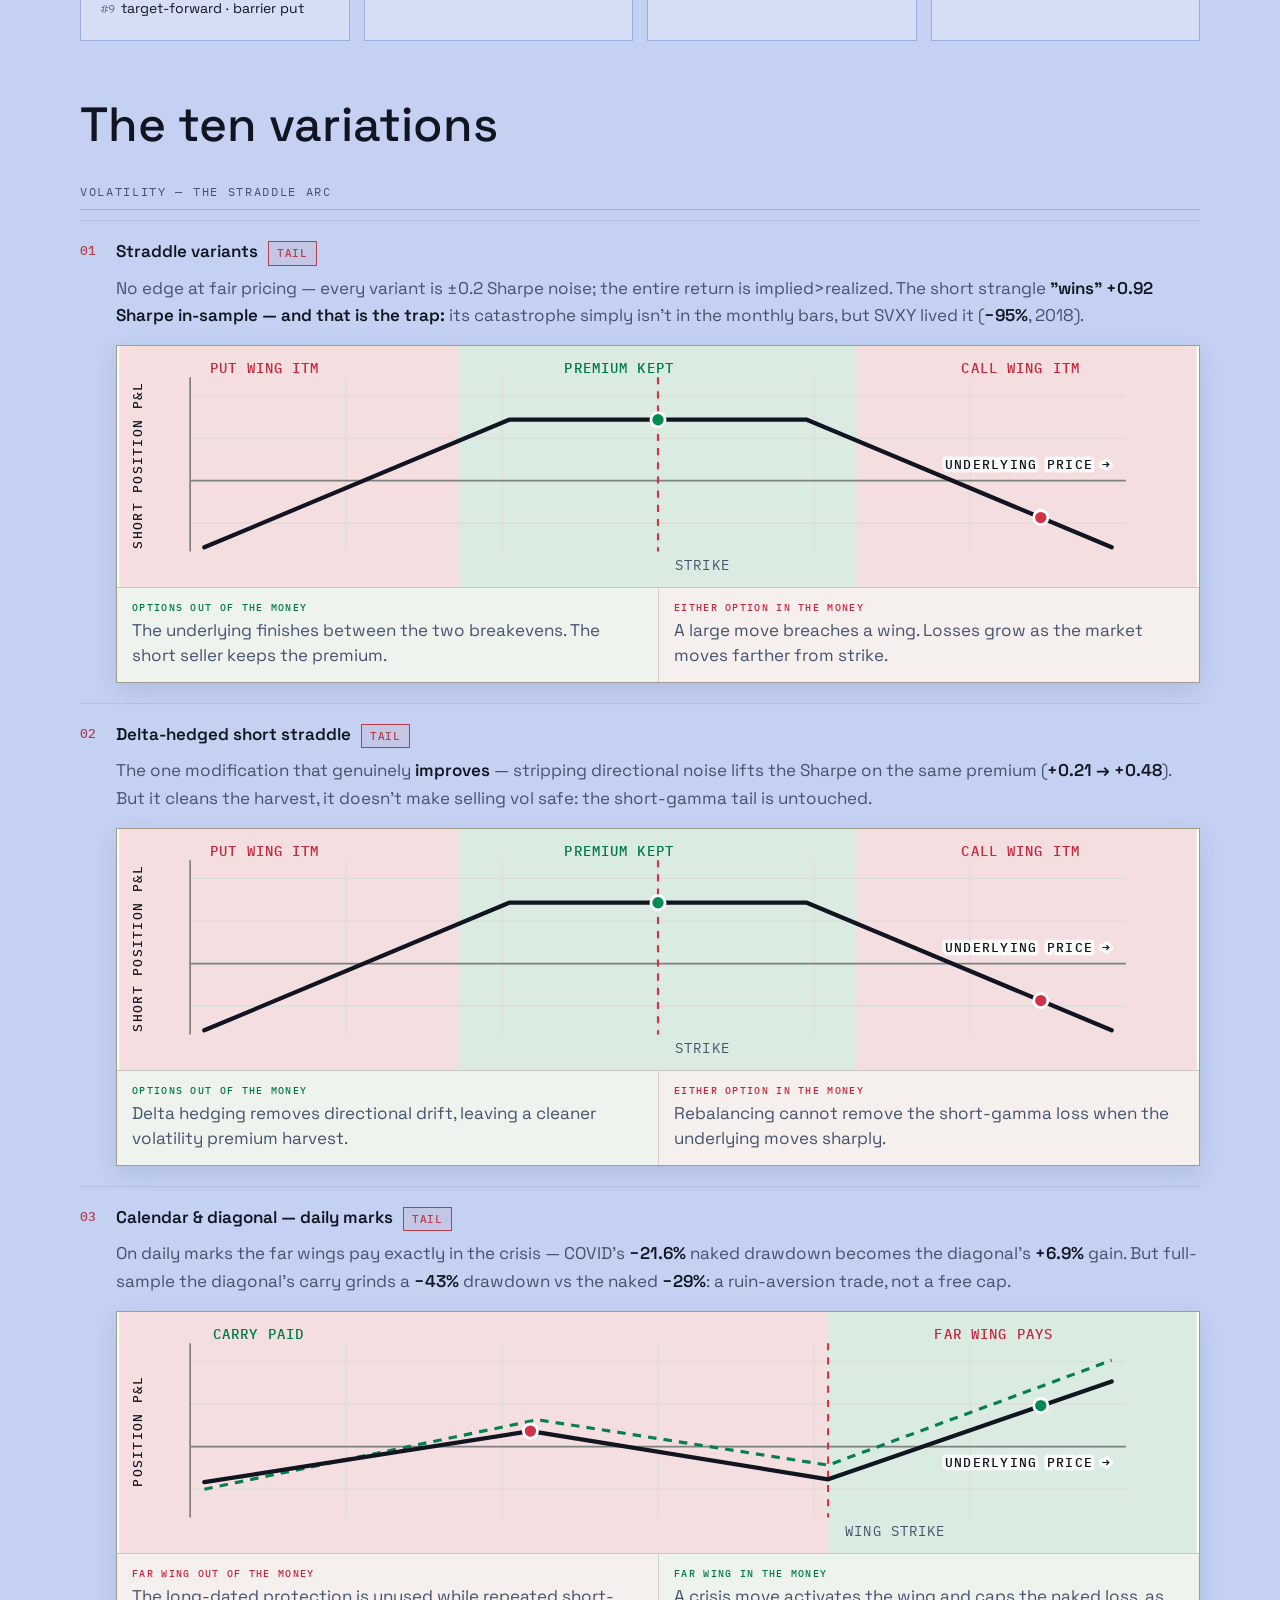
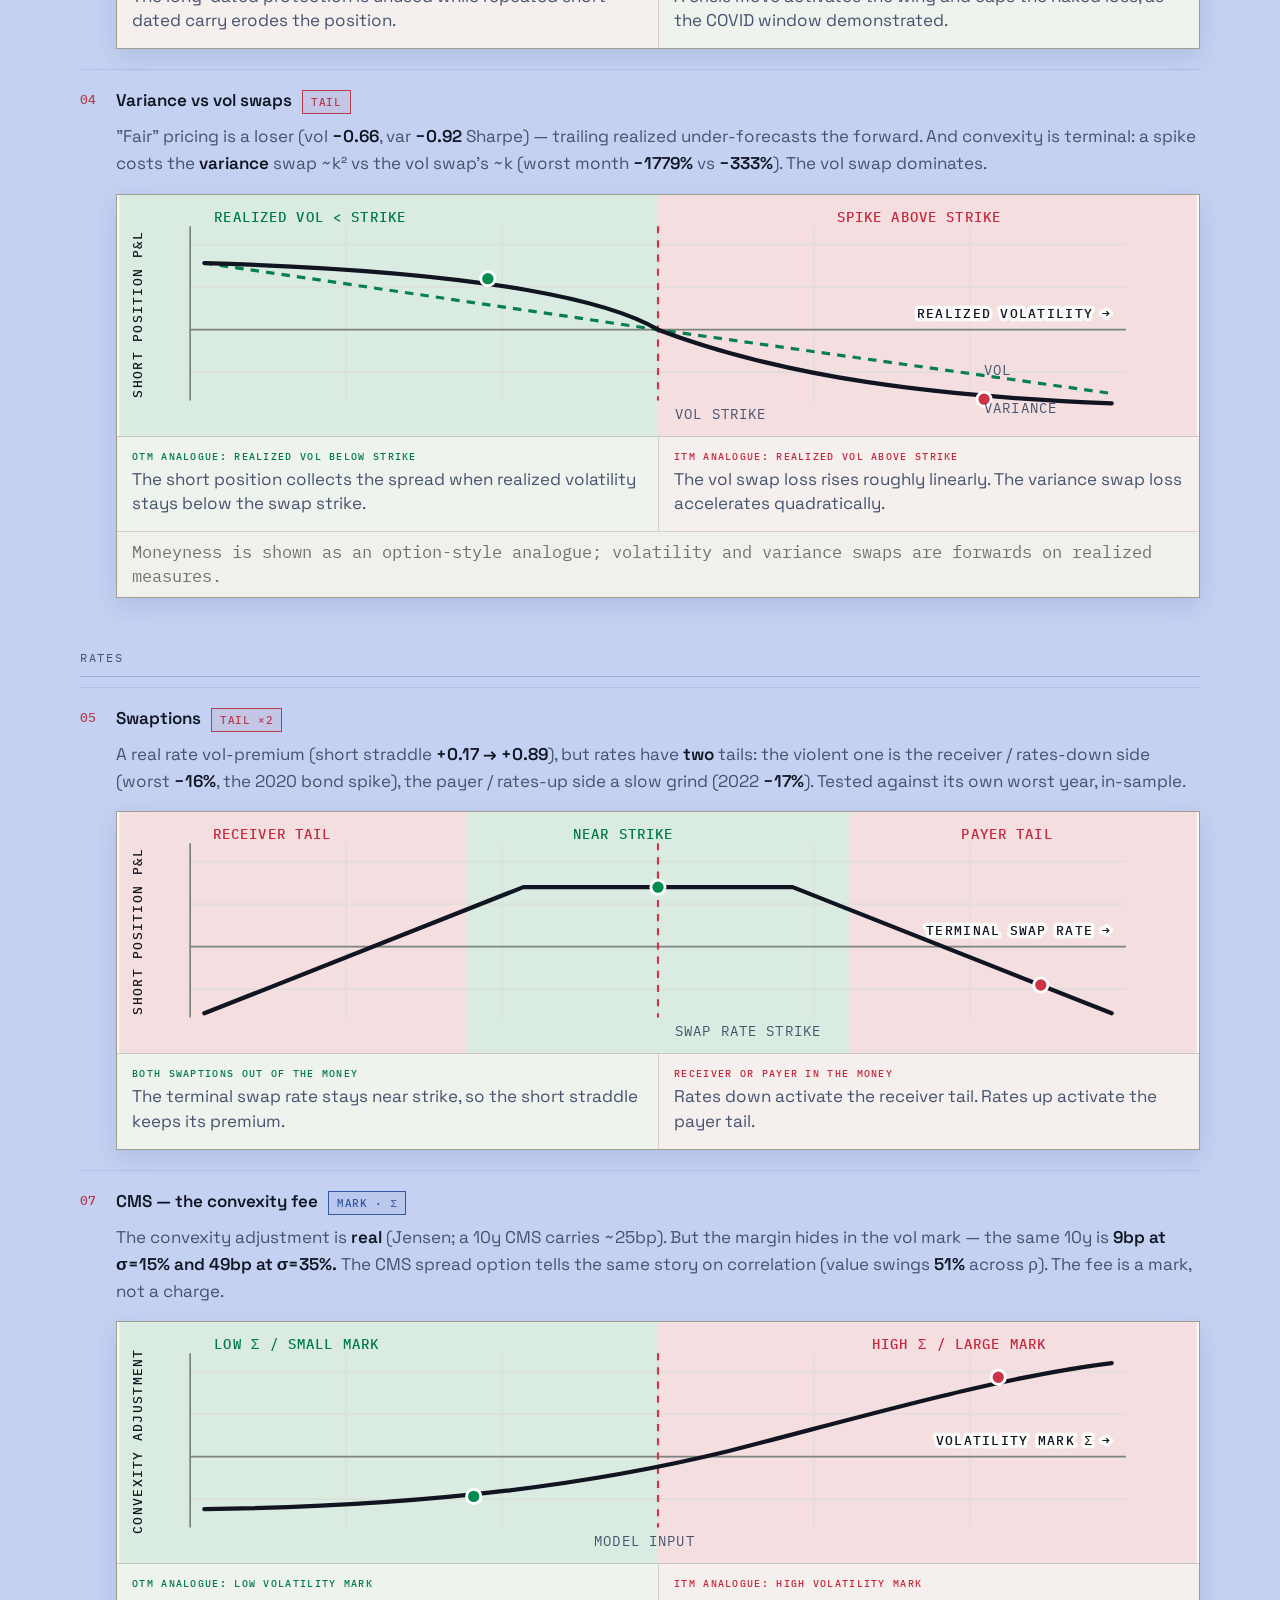
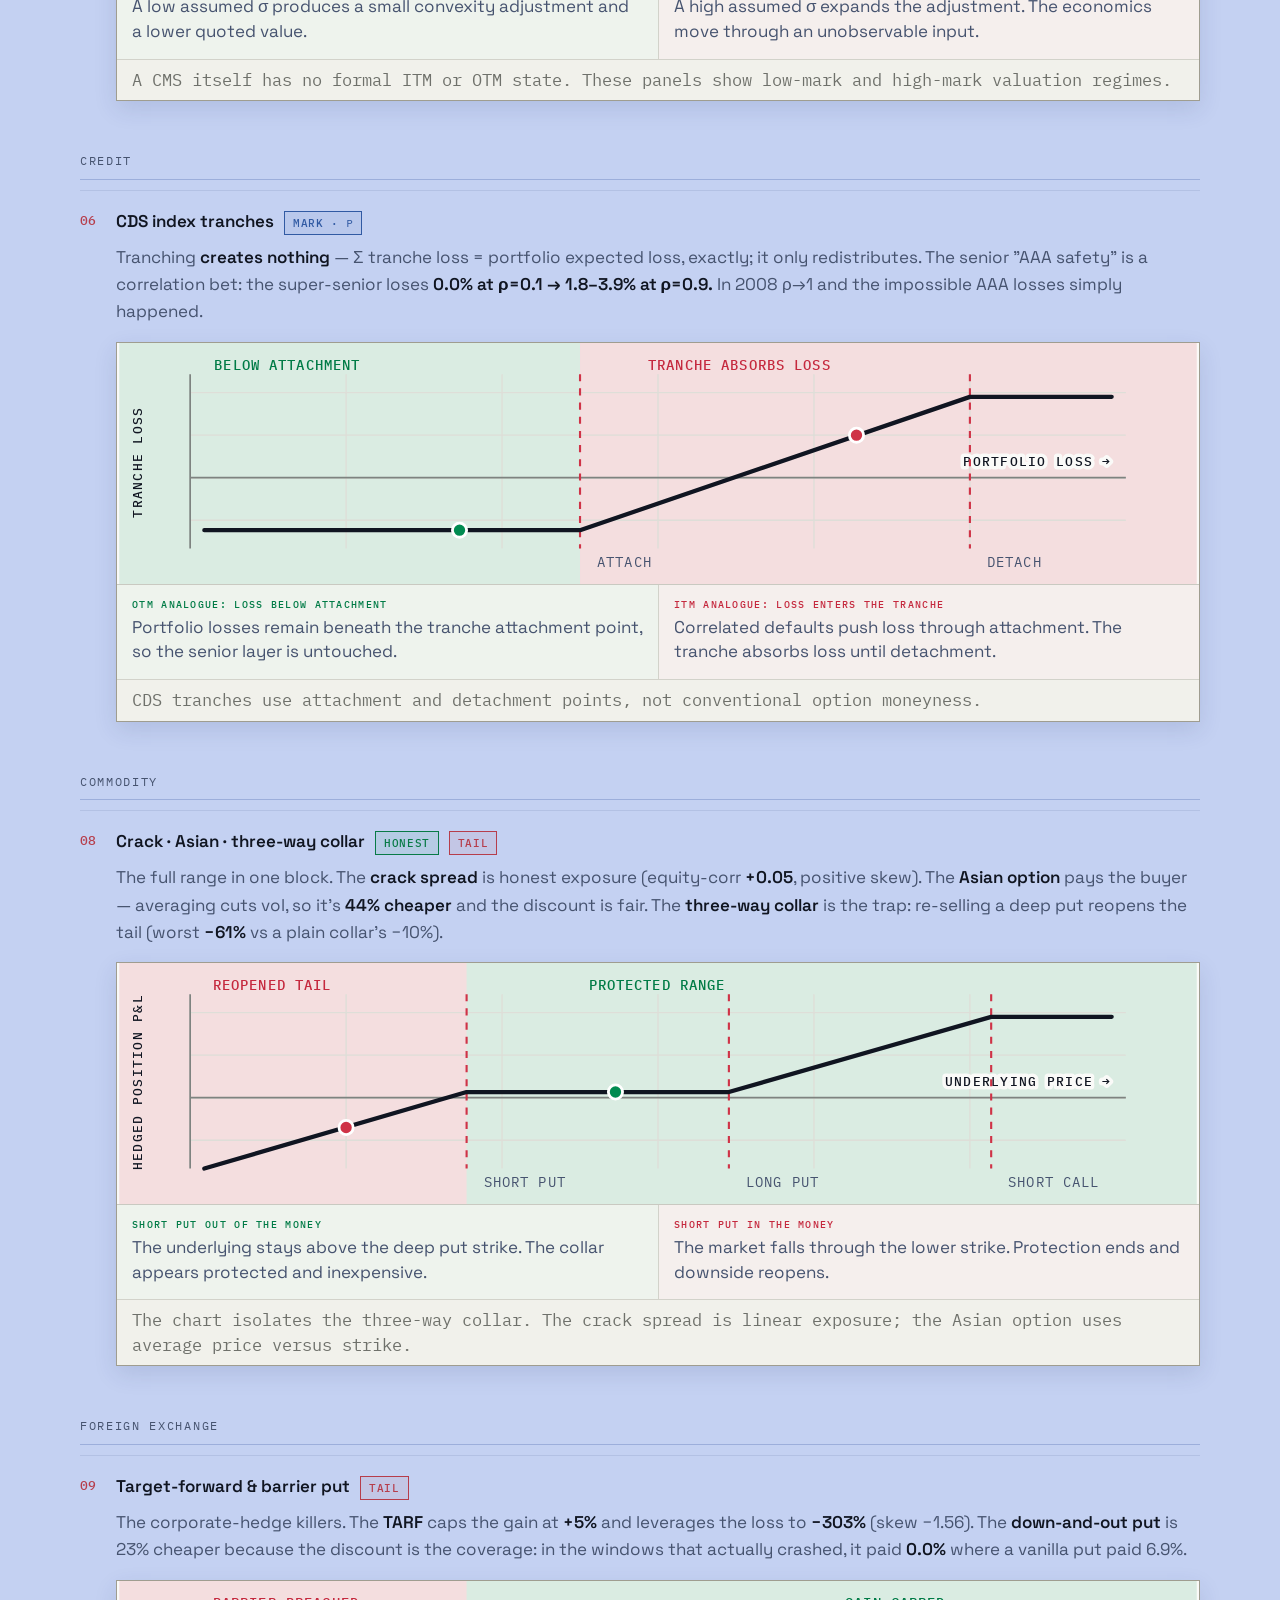
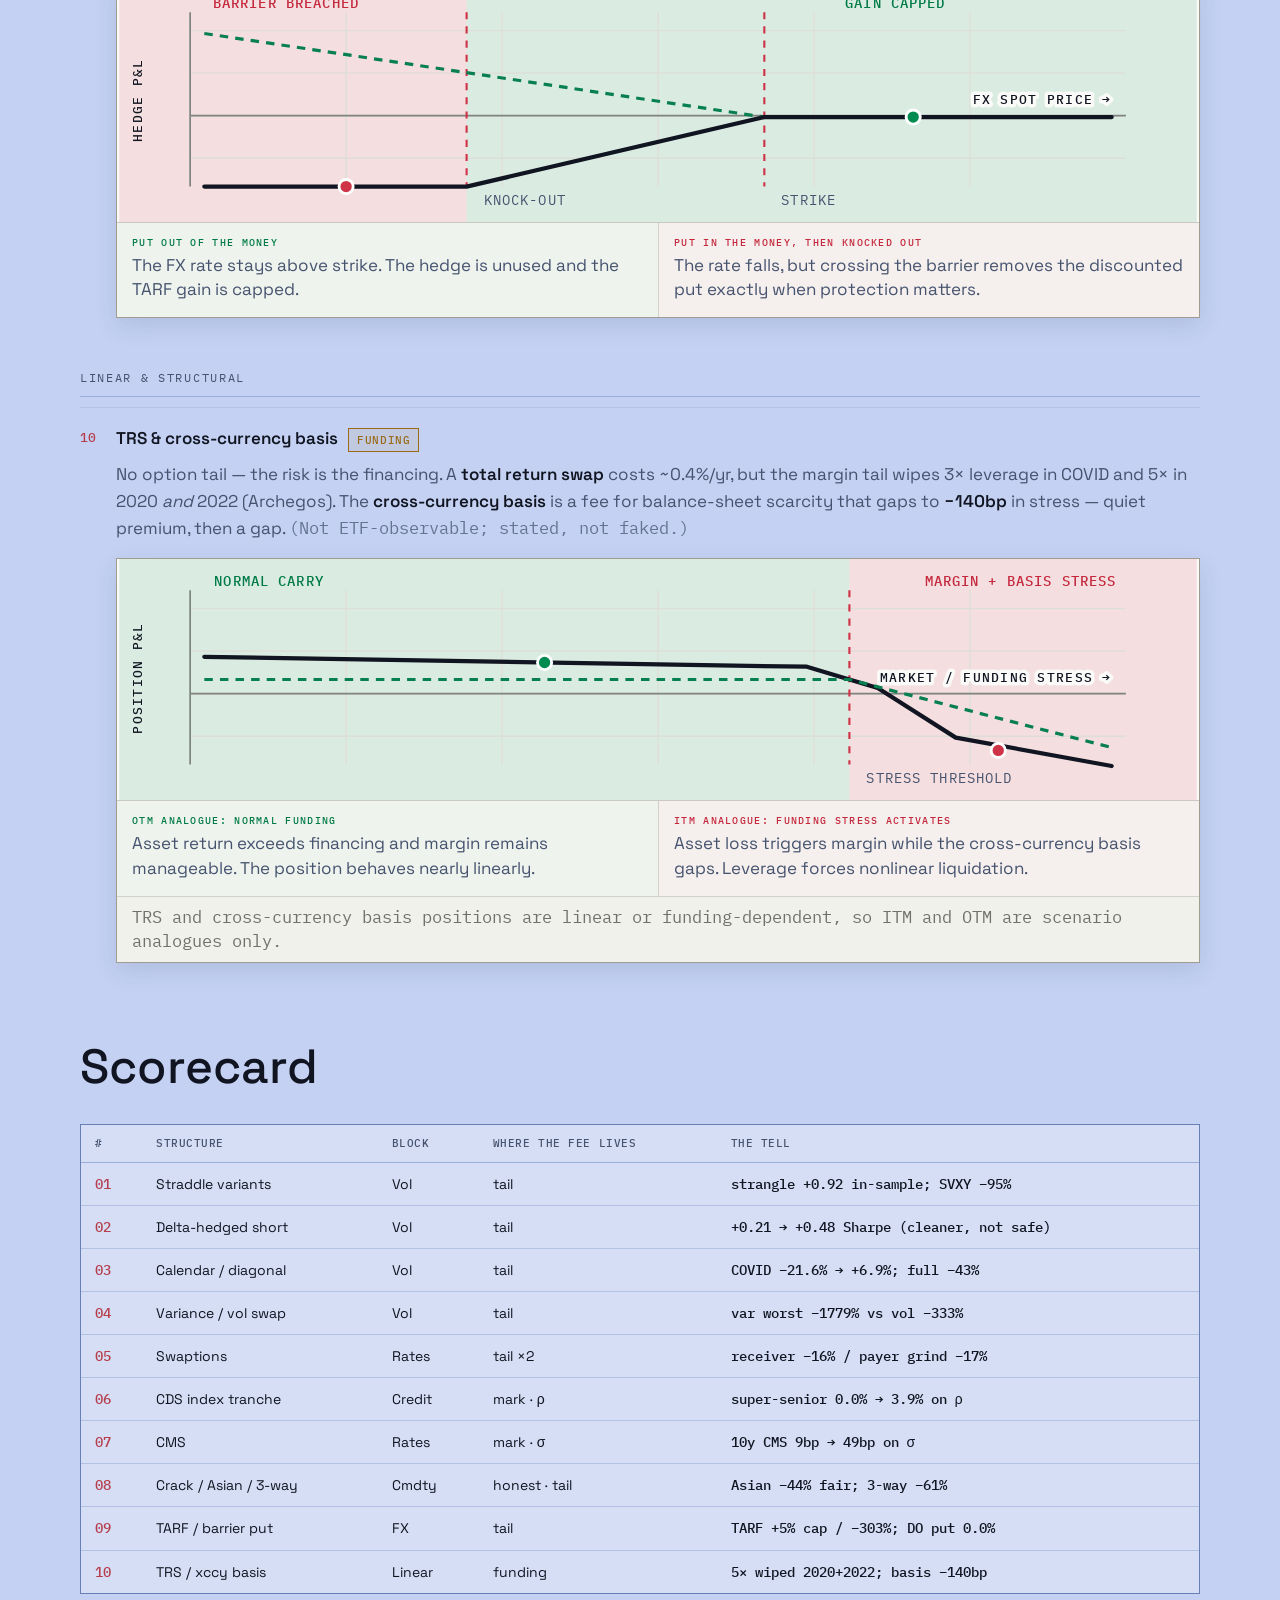
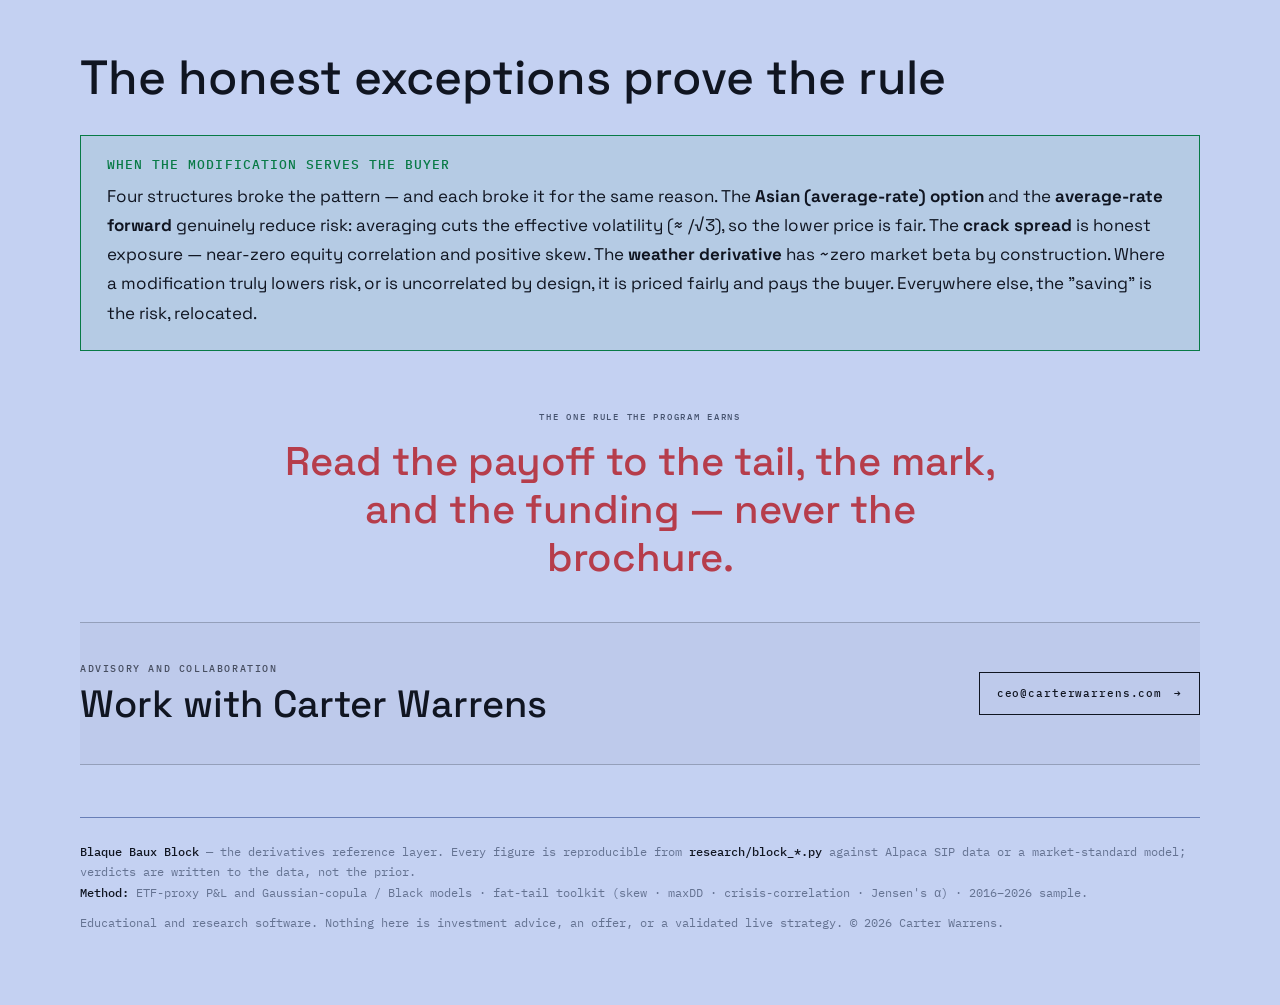
<file: block/derivatives-honesty.html>
<!doctype html>
<html lang="en">
<head>
<meta charset="utf-8">
<title>Where the Fee Lives | BLAQUE BAUX BLOCK</title>
<meta name="viewport" content="width=device-width, initial-scale=1">
<meta name="description" content="A BLAQUE BAUX BLOCK study of where derivative modification fees live: the tail, an unobservable mark, or the funding leg.">
<link rel="canonical" href="https://www.blaquebaux.com/block/derivatives-honesty.html">
<link rel="icon" href="/favicon.svg" type="image/svg+xml">
<link rel="preconnect" href="https://fonts.googleapis.com">
<link rel="preconnect" href="https://fonts.gstatic.com" crossorigin>
<link rel="stylesheet" href="https://fonts.googleapis.com/css2?family=Space+Grotesk:wght@400;500;600&family=IBM+Plex+Mono:wght@300;400;500&display=swap">
<style>
:root{
  --paper:#c4d1f2;--surface:#d5def5;--ink:#101521;--muted:#46536f;--faint:#657392;
  --line:#9caedb;--line-soft:#b3c1e4;--line-dark:#687eb7;
  --tail:#b63d4b;--tail-soft:rgba(182,61,75,.08);--mark:#315aa3;--mark-soft:rgba(49,90,163,.08);
  --fund:#9a6a18;--fund-soft:rgba(154,106,24,.08);--kept:#087a46;--kept-soft:rgba(8,122,70,.08);
  --mono:'IBM Plex Mono',monospace;--measure:100%;
}
*{box-sizing:border-box}
html{-webkit-text-size-adjust:100%;scroll-behavior:smooth}
body{
  margin:0; background:var(--paper); color:var(--ink);
  font-family:'Space Grotesk',sans-serif; font-size:16px; line-height:1.72;
  -webkit-font-smoothing:antialiased;
}
.shell{width:min(1500px,calc(100% - 44px));margin:auto}
.site-nav{position:sticky;top:0;z-index:40;background:rgba(196,209,242,.94);backdrop-filter:blur(16px);border-bottom:1px solid var(--line-dark)}
.nav-inner{height:70px;display:flex;align-items:center;justify-content:space-between}
.brand{color:inherit;text-decoration:none;font-size:14px;font-weight:500;letter-spacing:.32em}
.site-links{display:flex;gap:30px;font:9px var(--mono);letter-spacing:.16em;text-transform:uppercase;color:#51575c}
.site-links a{color:inherit;text-decoration:none}.site-links a:hover{color:#000}
.wrap{width:min(1120px,calc(100% - 44px)); margin:0 auto; padding:34px 0 72px}
.col{max-width:var(--measure)}
h1,h2,h3{text-wrap:balance; line-height:1.08; font-weight:500; letter-spacing:.01em}
a{color:var(--tail); text-underline-offset:2px}
.back{display:inline-block;margin-bottom:30px;font:9px var(--mono);letter-spacing:.16em;text-transform:uppercase;color:var(--muted);text-decoration:none}
.eyebrow{font-family:var(--mono); font-size:9px; font-weight:500; letter-spacing:.19em;
  text-transform:uppercase; color:var(--muted)}
.mono{font-family:var(--mono)}
.num{font-variant-numeric:tabular-nums}

/* masthead */
.mast{border:1px solid var(--line-dark); padding:clamp(30px,6vw,70px); margin-bottom:50px;position:relative;overflow:hidden}
.mast:before{content:"";position:absolute;inset:0;background:linear-gradient(rgba(0,0,0,.025) 1px,transparent 1px),linear-gradient(90deg,rgba(0,0,0,.025) 1px,transparent 1px);background-size:56px 56px;pointer-events:none}
.mast>*{position:relative}
.mast h1{font-size:clamp(52px,9vw,112px); font-weight:500; margin:.28em 0 .3em;
  letter-spacing:.035em; line-height:.9;text-transform:uppercase;max-width:9ch}
.stand{font:300 clamp(12px,1.6vw,15px)/1.8 var(--mono);letter-spacing:.06em;text-transform:uppercase;color:var(--muted);max-width:62ch}
.meta{display:flex; flex-wrap:wrap; gap:8px 22px; margin-top:26px;
  font-family:var(--mono); font-size:9px; color:var(--faint); letter-spacing:.09em;text-transform:uppercase}
.meta b{color:var(--ink); font-weight:500}

section{margin:58px 0}
h2{font-size:clamp(28px,4vw,48px); margin:0 0 .65em;text-transform:uppercase;letter-spacing:.04em}
h2 .n{font-family:var(--mono); font-size:.5em; font-weight:500; color:var(--tail);
  vertical-align:middle; margin-right:.9em; letter-spacing:.05em}
p{margin:0 0 1em; max-width:var(--measure)}
.lead{font-size:clamp(18px,2.2vw,24px);line-height:1.55}
strong{font-weight:600}
em.term{font-style:normal; color:var(--ink)}

/* the law — pull statement */
.law{border:1px solid var(--line-dark);border-left:4px solid var(--tail);background:rgba(255,255,255,.2);
  padding:28px 32px; margin:40px 0; max-width:var(--measure)}
.law p{font-size:clamp(18px,2.2vw,23px); line-height:1.5; margin:0}
.law .k{color:var(--tail); font-weight:600}

/* three-axis map */
.axes{display:grid; grid-template-columns:repeat(auto-fit,minmax(210px,1fr)); gap:14px; margin:26px 0}
.axis{background:var(--surface); border:1px solid var(--line); border-top:3px solid var(--ax);
  padding:20px 20px 18px}
.axis.tail{--ax:var(--tail)} .axis.mark{--ax:var(--mark)} .axis.fund{--ax:var(--fund)} .axis.kept{--ax:var(--kept)}
.axis h3{font-size:15px; margin:0 0 3px; font-family:var(--mono); font-weight:500;
  letter-spacing:.06em; text-transform:uppercase; color:var(--ax)}
.axis .sub{font-size:14.5px; color:var(--muted); font-style:italic; margin:0 0 12px; line-height:1.4}
.axis ul{margin:0; padding:0; list-style:none; font-size:14px; line-height:1.5}
.axis li{padding:3px 0; border-top:1px solid var(--line-soft); color:var(--ink)}
.axis li:first-child{border-top:none}
.axis li .t{font-family:var(--mono); font-size:11.5px; color:var(--faint); margin-right:6px}

/* variation catalog */
.block-h{font-family:var(--mono); font-size:12px; letter-spacing:.14em; text-transform:uppercase;
  color:var(--muted); margin:30px 0 10px; padding-bottom:7px; border-bottom:1px solid var(--line)}
.var{display:grid; grid-template-columns:auto 1fr; gap:2px 20px; padding:16px 0; border-top:1px solid var(--line-soft)}
.var:first-of-type{border-top:none}
.var .id{font-family:var(--mono); font-size:13px; font-weight:500; color:var(--tail);
  grid-row:1/3; padding-top:3px}
.var .name{font-size:19px; font-weight:600; margin:0; display:flex; flex-wrap:wrap; gap:10px; align-items:baseline}
.var .body{margin:.35em 0 0; font-size:16px; color:var(--muted); line-height:1.6; max-width:100%}
.var .body b{color:var(--ink); font-weight:600}
.tag{font-family:var(--mono); font-size:10.5px; font-weight:500; letter-spacing:.06em;
  text-transform:uppercase; padding:2px 8px; border:1px solid currentColor;white-space:nowrap}
.tag.tail{background:var(--tail-soft); color:var(--tail)}
.tag.mark{background:var(--mark-soft); color:var(--mark)}
.tag.fund{background:var(--fund-soft); color:var(--fund)}
.tag.kept{background:var(--kept-soft); color:var(--kept)}

/* compact payoff studies */
.payoff-viz{grid-column:2;margin:14px 0 4px;border:1px solid #9f9d90;background:#f7f7f3;box-shadow:0 8px 22px rgba(32,51,105,.12)}
.payoff-chart{display:block;width:100%;height:auto;aspect-ratio:760/170;border-bottom:1px solid #c9c9c1;background:#fafaf8}
.payoff-chart .grid{stroke:#deded8;stroke-width:1}
.payoff-chart .axis-line{stroke:#7e8380;stroke-width:1.2}
.payoff-chart .strike{stroke:#cf3347;stroke-width:1.5;stroke-dasharray:5 5}
.payoff-chart .zone-otm{fill:rgba(0,139,80,.13)}
.payoff-chart .zone-itm{fill:rgba(207,51,71,.14)}
.payoff-chart .payoff-line{fill:none;stroke:var(--ink);stroke-width:3;stroke-linecap:round;stroke-linejoin:round}
.payoff-chart .secondary-line{fill:none;stroke:#087f50;stroke-width:2.25;stroke-dasharray:6 5}
.payoff-chart .good-point{fill:#008b50;stroke:#fff;stroke-width:2}
.payoff-chart .bad-point{fill:#cf3347;stroke:#fff;stroke-width:2}
.payoff-chart text{font:10px var(--mono);letter-spacing:.08em;fill:var(--muted);text-transform:uppercase}
.payoff-chart .axis-title{font-size:9px;letter-spacing:.1em;fill:var(--ink);font-weight:500}
.payoff-chart .x-axis-title{paint-order:stroke;stroke:#fafaf8;stroke-width:5px;stroke-linejoin:round}
.payoff-chart .accent-label{fill:#c5293e;font-weight:500}
.payoff-chart .mark-label{fill:#007b46;font-weight:500}
.payoff-states{display:grid;grid-template-columns:1fr 1fr}
.payoff-state{padding:13px 15px 15px;min-width:0}
.payoff-state+ .payoff-state{border-left:1px solid #d2d2ca}
.payoff-state .state-k{display:block;margin-bottom:4px;font:500 10px/1.3 var(--mono);letter-spacing:.13em;text-transform:uppercase}
.payoff-state.otm{background:rgba(0,139,80,.035)}
.payoff-state.itm{background:rgba(207,51,71,.04)}
.payoff-state.otm .state-k{color:#007b46}
.payoff-state.itm .state-k{color:#c5293e}
.payoff-viz[data-shape="diagonal"] .payoff-state.otm{background:rgba(207,51,71,.04)}
.payoff-viz[data-shape="diagonal"] .payoff-state.itm{background:rgba(0,139,80,.035)}
.payoff-viz[data-shape="diagonal"] .payoff-state.otm .state-k{color:#c5293e}
.payoff-viz[data-shape="diagonal"] .payoff-state.itm .state-k{color:#007b46}
.payoff-state p{margin:0;font-size:13.5px;line-height:1.45;color:var(--muted);max-width:none}
.payoff-note{margin:0;padding:8px 15px;border-top:1px solid #d2d2ca;background:#f1f1eb;font:10px/1.45 var(--mono);letter-spacing:.04em;color:#6f716b}

/* scorecard */
.scroll{overflow-x:auto; margin:20px 0; border:1px solid var(--line-dark)}
table{border-collapse:collapse; width:100%; font-size:14px; background:var(--surface)}
th,td{text-align:left; padding:9px 14px; border-bottom:1px solid var(--line-soft); white-space:nowrap}
thead th{font-family:var(--mono); font-size:11px; letter-spacing:.05em; text-transform:uppercase;
  color:var(--muted); border-bottom:1px solid var(--line); font-weight:500}
tbody tr:last-child td{border-bottom:none}
td .mono,td.num{font-family:var(--mono)}
td:first-child{font-family:var(--mono); color:var(--tail); font-weight:500}
.figure{font-family:var(--mono); font-weight:500; color:var(--ink)}

/* exceptions */
.honest{background:var(--kept-soft); border:1px solid var(--kept);
  padding:22px 26px; margin:26px 0; max-width:var(--measure)}
.honest h3{color:var(--kept); font-family:var(--mono); font-size:13px; letter-spacing:.08em;
  text-transform:uppercase; margin:0 0 10px}
.honest p{margin:0; font-size:16.5px}
.honest b{color:var(--ink)}

.rule{text-align:center; margin:52px 0 40px}
.rule .k{font-size:clamp(24px,4vw,40px); font-weight:500;font-style:normal;text-transform:uppercase;
  letter-spacing:.03em; max-width:28ch; margin:14px auto 0; line-height:1.2; display:block}

footer{border-top:1px solid var(--line-dark); margin-top:52px; padding-top:24px;
  font-family:var(--mono); font-size:12px; color:var(--faint); line-height:1.7}
footer b{color:var(--ink); font-weight:500}
footer .disc{margin-top:10px; font-style:normal}
@media (max-width:560px){
  body{font-size:15px}.shell,.wrap{width:min(100% - 24px,1500px)}
  .site-links{gap:12px}.site-links a:nth-child(-n+3){display:none}
  .mast{padding:28px 20px}.mast h1{font-size:48px;letter-spacing:.02em}
  .var{grid-template-columns:1fr; gap:2px}
  .var .id{grid-row:auto}
  .payoff-viz{grid-column:1}
  .payoff-chart{aspect-ratio:620/180}
  .payoff-states{grid-template-columns:1fr}
  .payoff-state+ .payoff-state{border-left:0;border-top:1px solid #d2d2ca}
}
</style>
<link rel="stylesheet" href="/assets/site-wide.css">
<link rel="stylesheet" href="/assets/navigation.css">
<script src="/assets/navigation.js" defer></script>
</head>
<body>
<nav class="bb-site-nav" aria-label="Site navigation"><div class="bb-nav-inner"><a class="bb-wordmark" href="/">BLAQUE BAUX</a><span class="bb-positioning">Quantitative Intelligence for Finance</span><details class="bb-menu"><summary>Explore</summary><div class="bb-menu-panel"><a href="/">Home</a><a href="/analysis/">Analysis</a><a href="/start/">Start here</a><a href="/#system">System</a><a href="/corpus/">Corpus</a><a href="/labs/">Labs</a><a href="/capstone/">Capstone</a><a href="/block/">Block</a><a href="/tracker/">Tracker</a><a href="/toolkit/">Toolkit</a><a href="/bumble/">Bumble</a><a href="/about/">About</a><a href="/evidence/">Data & evidence</a><a href="/#carter-warrens">Carter Warrens</a><a href="https://github.com/blaquebaux" target="_blank" rel="noopener noreferrer">GitHub ↗</a></div></details></div></nav>
<div class="wrap">
<a class="back" href="/block/">&larr; Block catalog</a>

<header class="mast">
  <div class="eyebrow">Blaque Baux · Block · Derivatives Reference</div>
  <h1>Where the Fee Lives</h1>
  <p class="stand">Ten catalogued derivatives, each modified to death — and a single law for where the money actually goes.</p>
  <div class="meta">
    <span><b>v1.0</b> · August 2026</span>
    <span>A <b>Carter Warrens</b> Company</span>
    <span>10 variations · 6 catalog blocks</span>
    <span>Not investment advice</span>
  </div>
</header>

<section>
  <p class="lead">Finance earns a fee on every component bolted onto a bespoke instrument. The industry calls
  these components innovation. The research question of the Blaque Baux Block program is narrower and more
  useful: <em class="term">for each modification, does the added component pay the buyer, or the desk?</em></p>
  <p>We took the catalog's signature structures and varied each one on real data or a market-standard model —
  long against short, hedged against naked, plain against exotic — and scored every version with the same
  fat-tail toolkit (P&amp;L, skew, drawdown, crisis-correlation, and Jensen's alpha). Across all ten
  variations, one finding held without exception. A modification never conjures return. It <strong>relocates
  risk onto an axis the buyer isn't watching</strong> — and the fee is the price of that relocation, collected
  wherever the brochure isn't pointing.</p>
</section>

<div class="law col">
  <p><span class="k">The law.</span> A derivative modification does not create value; it moves risk to one of
  three places — the <span class="k">tail</span>, an unobservable <span class="k">mark</span>, or the
  <span class="k">funding</span> leg. The discount, the enhancement, the "cost saving" <em>is</em> that risk,
  priced out and carried somewhere the buyer discounts.</p>
</div>

<section>
  <h2>The three axes a fee hides on</h2>
  <p>Every structure in the study resolves onto one of four outcomes. Three are places to hide risk; the
  fourth is the honest case, where a modification genuinely serves the buyer and is fairly priced.</p>
  <div class="axes">
    <div class="axis tail">
      <h3>The tail</h3>
      <p class="sub">Reshaped, hidden below the sample, or re-sold. Looks calm; detonates in the crash.</p>
      <ul>
        <li><span class="t">#1–4</span>short vol / straddles</li>
        <li><span class="t">#5</span>swaptions (double-tailed)</li>
        <li><span class="t">#8</span>three-way collar</li>
        <li><span class="t">#9</span>target-forward · barrier put</li>
      </ul>
    </div>
    <div class="axis mark">
      <h3>The mark</h3>
      <p class="sub">Value lives in a parameter the buyer can't observe — a volatility or correlation input.</p>
      <ul>
        <li><span class="t">#6</span>CDS tranche correlation ρ</li>
        <li><span class="t">#7</span>CMS convexity σ</li>
        <li><span class="t">#10</span>quanto correlation</li>
      </ul>
    </div>
    <div class="axis fund">
      <h3>The funding</h3>
      <p class="sub">No option in sight — the risk is in the financing leg or a persistent basis.</p>
      <ul>
        <li><span class="t">#10</span>total return swap (margin)</li>
        <li><span class="t">#10</span>cross-currency basis</li>
      </ul>
    </div>
    <div class="axis kept">
      <h3>Neither — honest</h3>
      <p class="sub">The modification actually reduces risk, or is uncorrelated by construction. Fairly priced.</p>
      <ul>
        <li><span class="t">#8</span>Asian / average-rate</li>
        <li><span class="t">#8</span>crack spread</li>
        <li><span class="t">#10</span>weather derivative</li>
      </ul>
    </div>
  </div>
</section>

<section>
  <h2>The ten variations</h2>

  <div class="block-h">Volatility — the straddle arc</div>
  <div class="var">
    <div class="id">01</div>
    <div><p class="name">Straddle variants <span class="tag tail">tail</span></p></div>
    <p class="body">No edge at fair pricing — every variant is ±0.2 Sharpe noise; the entire return is
    implied&gt;realized. The short strangle <b>"wins" +0.92 Sharpe in-sample — and that is the trap:</b> its
    catastrophe simply isn't in the monthly bars, but SVXY lived it (<b>−95%</b>, 2018).</p>
    <figure class="payoff-viz" data-shape="short-straddle" aria-label="Short straddle payoff, from premium kept near the strike to losses in either tail">
      <svg class="payoff-chart" viewBox="0 0 760 170" role="img" aria-hidden="true"></svg>
      <figcaption class="payoff-states"><div class="payoff-state otm"><span class="state-k">Options out of the money</span><p>The underlying finishes between the two breakevens. The short seller keeps the premium.</p></div><div class="payoff-state itm"><span class="state-k">Either option in the money</span><p>A large move breaches a wing. Losses grow as the market moves farther from strike.</p></div></figcaption>
    </figure>
  </div>
  <div class="var">
    <div class="id">02</div>
    <div><p class="name">Delta-hedged short straddle <span class="tag tail">tail</span></p></div>
    <p class="body">The one modification that genuinely <b>improves</b> — stripping directional noise lifts the
    Sharpe on the same premium (<b>+0.21 → +0.48</b>). But it cleans the harvest, it doesn't make selling vol
    safe: the short-gamma tail is untouched.</p>
    <figure class="payoff-viz" data-shape="short-straddle" aria-label="Delta-hedged short straddle payoff showing cleaner premium capture but unchanged tail losses">
      <svg class="payoff-chart" viewBox="0 0 760 170" role="img" aria-hidden="true"></svg>
      <figcaption class="payoff-states"><div class="payoff-state otm"><span class="state-k">Options out of the money</span><p>Delta hedging removes directional drift, leaving a cleaner volatility premium harvest.</p></div><div class="payoff-state itm"><span class="state-k">Either option in the money</span><p>Rebalancing cannot remove the short-gamma loss when the underlying moves sharply.</p></div></figcaption>
    </figure>
  </div>
  <div class="var">
    <div class="id">03</div>
    <div><p class="name">Calendar &amp; diagonal — daily marks <span class="tag tail">tail</span></p></div>
    <p class="body">On daily marks the far wings pay exactly in the crisis — COVID's <b>−21.6%</b> naked
    drawdown becomes the diagonal's <b>+6.9%</b> gain. But full-sample the diagonal's carry grinds a
    <b>−43%</b> drawdown vs the naked <b>−29%</b>: a ruin-aversion trade, not a free cap.</p>
    <figure class="payoff-viz" data-shape="diagonal" aria-label="Calendar diagonal payoff showing carry cost near strike and protection in a far wing">
      <svg class="payoff-chart" viewBox="0 0 760 170" role="img" aria-hidden="true"></svg>
      <figcaption class="payoff-states"><div class="payoff-state otm"><span class="state-k">Far wing out of the money</span><p>The long-dated protection is unused while repeated short-dated carry erodes the position.</p></div><div class="payoff-state itm"><span class="state-k">Far wing in the money</span><p>A crisis move activates the wing and caps the naked loss, as the COVID window demonstrated.</p></div></figcaption>
    </figure>
  </div>
  <div class="var">
    <div class="id">04</div>
    <div><p class="name">Variance vs vol swaps <span class="tag tail">tail</span></p></div>
    <p class="body">"Fair" pricing is a loser (vol <b>−0.66</b>, var <b>−0.92</b> Sharpe) — trailing realized
    under-forecasts the forward. And convexity is terminal: a spike costs the <b>variance</b> swap ~k² vs the
    vol swap's ~k (worst month <b>−1779%</b> vs <b>−333%</b>). The vol swap dominates.</p>
    <figure class="payoff-viz" data-shape="convex" aria-label="Variance and volatility swap comparison below and above the volatility strike">
      <svg class="payoff-chart" viewBox="0 0 760 170" role="img" aria-hidden="true"></svg>
      <figcaption class="payoff-states"><div class="payoff-state otm"><span class="state-k">OTM analogue: realized vol below strike</span><p>The short position collects the spread when realized volatility stays below the swap strike.</p></div><div class="payoff-state itm"><span class="state-k">ITM analogue: realized vol above strike</span><p>The vol swap loss rises roughly linearly. The variance swap loss accelerates quadratically.</p></div></figcaption>
      <p class="payoff-note">Moneyness is shown as an option-style analogue; volatility and variance swaps are forwards on realized measures.</p>
    </figure>
  </div>

  <div class="block-h">Rates</div>
  <div class="var">
    <div class="id">05</div>
    <div><p class="name">Swaptions <span class="tag tail">tail ×2</span></p></div>
    <p class="body">A real rate vol-premium (short straddle <b>+0.17 → +0.89</b>), but rates have <b>two</b>
    tails: the violent one is the receiver / rates-down side (worst <b>−16%</b>, the 2020 bond spike), the
    payer / rates-up side a slow grind (2022 <b>−17%</b>). Tested against its own worst year, in-sample.</p>
    <figure class="payoff-viz" data-shape="dual-tail" aria-label="Swaption straddle payoff showing receiver and payer tails around the strike">
      <svg class="payoff-chart" viewBox="0 0 760 170" role="img" aria-hidden="true"></svg>
      <figcaption class="payoff-states"><div class="payoff-state otm"><span class="state-k">Both swaptions out of the money</span><p>The terminal swap rate stays near strike, so the short straddle keeps its premium.</p></div><div class="payoff-state itm"><span class="state-k">Receiver or payer in the money</span><p>Rates down activate the receiver tail. Rates up activate the payer tail.</p></div></figcaption>
    </figure>
  </div>
  <div class="var">
    <div class="id">07</div>
    <div><p class="name">CMS — the convexity fee <span class="tag mark">mark · σ</span></p></div>
    <p class="body">The convexity adjustment is <b>real</b> (Jensen; a 10y CMS carries ~25bp). But the margin
    hides in the vol mark — the same 10y is <b>9bp at σ=15% and 49bp at σ=35%.</b> The CMS spread option tells
    the same story on correlation (value swings <b>51%</b> across ρ). The fee is a mark, not a charge.</p>
    <figure class="payoff-viz" data-shape="mark" aria-label="CMS valuation sensitivity showing a small and large convexity adjustment as the volatility mark changes">
      <svg class="payoff-chart" viewBox="0 0 760 170" role="img" aria-hidden="true"></svg>
      <figcaption class="payoff-states"><div class="payoff-state otm"><span class="state-k">OTM analogue: low volatility mark</span><p>A low assumed σ produces a small convexity adjustment and a lower quoted value.</p></div><div class="payoff-state itm"><span class="state-k">ITM analogue: high volatility mark</span><p>A high assumed σ expands the adjustment. The economics move through an unobservable input.</p></div></figcaption>
      <p class="payoff-note">A CMS itself has no formal ITM or OTM state. These panels show low-mark and high-mark valuation regimes.</p>
    </figure>
  </div>

  <div class="block-h">Credit</div>
  <div class="var">
    <div class="id">06</div>
    <div><p class="name">CDS index tranches <span class="tag mark">mark · ρ</span></p></div>
    <p class="body">Tranching <b>creates nothing</b> — Σ tranche loss = portfolio expected loss, exactly; it
    only redistributes. The senior "AAA safety" is a correlation bet: the super-senior loses <b>0.0% at ρ=0.1
    → 1.8–3.9% at ρ=0.9.</b> In 2008 ρ→1 and the impossible AAA losses simply happened.</p>
    <figure class="payoff-viz" data-shape="tranche" aria-label="CDS tranche loss showing no loss below attachment and rapid loss through the tranche">
      <svg class="payoff-chart" viewBox="0 0 760 170" role="img" aria-hidden="true"></svg>
      <figcaption class="payoff-states"><div class="payoff-state otm"><span class="state-k">OTM analogue: loss below attachment</span><p>Portfolio losses remain beneath the tranche attachment point, so the senior layer is untouched.</p></div><div class="payoff-state itm"><span class="state-k">ITM analogue: loss enters the tranche</span><p>Correlated defaults push loss through attachment. The tranche absorbs loss until detachment.</p></div></figcaption>
      <p class="payoff-note">CDS tranches use attachment and detachment points, not conventional option moneyness.</p>
    </figure>
  </div>

  <div class="block-h">Commodity</div>
  <div class="var">
    <div class="id">08</div>
    <div><p class="name">Crack · Asian · three-way collar <span class="tag kept">honest</span> <span class="tag tail">tail</span></p></div>
    <p class="body">The full range in one block. The <b>crack spread</b> is honest exposure (equity-corr
    <b>+0.05</b>, positive skew). The <b>Asian option</b> pays the buyer — averaging cuts vol, so it's <b>44%
    cheaper</b> and the discount is fair. The <b>three-way collar</b> is the trap: re-selling a deep put reopens
    the tail (worst <b>−61%</b> vs a plain collar's −10%).</p>
    <figure class="payoff-viz" data-shape="collar" aria-label="Three-way collar payoff showing the protected range and the reopened downside below the short put">
      <svg class="payoff-chart" viewBox="0 0 760 170" role="img" aria-hidden="true"></svg>
      <figcaption class="payoff-states"><div class="payoff-state otm"><span class="state-k">Short put out of the money</span><p>The underlying stays above the deep put strike. The collar appears protected and inexpensive.</p></div><div class="payoff-state itm"><span class="state-k">Short put in the money</span><p>The market falls through the lower strike. Protection ends and downside reopens.</p></div></figcaption>
      <p class="payoff-note">The chart isolates the three-way collar. The crack spread is linear exposure; the Asian option uses average price versus strike.</p>
    </figure>
  </div>

  <div class="block-h">Foreign exchange</div>
  <div class="var">
    <div class="id">09</div>
    <div><p class="name">Target-forward &amp; barrier put <span class="tag tail">tail</span></p></div>
    <p class="body">The corporate-hedge killers. The <b>TARF</b> caps the gain at <b>+5%</b> and leverages the
    loss to <b>−303%</b> (skew −1.56). The <b>down-and-out put</b> is 23% cheaper because the discount is the
    coverage: in the windows that actually crashed, it paid <b>0.0%</b> where a vanilla put paid 6.9%.</p>
    <figure class="payoff-viz" data-shape="barrier" aria-label="Target forward and down-and-out put payoff showing capped gain and vanished protection beyond the barrier">
      <svg class="payoff-chart" viewBox="0 0 760 170" role="img" aria-hidden="true"></svg>
      <figcaption class="payoff-states"><div class="payoff-state otm"><span class="state-k">Put out of the money</span><p>The FX rate stays above strike. The hedge is unused and the TARF gain is capped.</p></div><div class="payoff-state itm"><span class="state-k">Put in the money, then knocked out</span><p>The rate falls, but crossing the barrier removes the discounted put exactly when protection matters.</p></div></figcaption>
    </figure>
  </div>

  <div class="block-h">Linear &amp; structural</div>
  <div class="var">
    <div class="id">10</div>
    <div><p class="name">TRS &amp; cross-currency basis <span class="tag fund">funding</span></p></div>
    <p class="body">No option tail — the risk is the financing. A <b>total return swap</b> costs ~0.4%/yr, but
    the margin tail wipes 3× leverage in COVID and 5× in 2020 <i>and</i> 2022 (Archegos). The <b>cross-currency
    basis</b> is a fee for balance-sheet scarcity that gaps to <b>−140bp</b> in stress — quiet premium, then a
    gap. <span class="mono" style="color:var(--faint)">(Not ETF-observable; stated, not faked.)</span></p>
    <figure class="payoff-viz" data-shape="funding" aria-label="Total return swap and cross-currency funding profile from normal carry to a margin and basis shock">
      <svg class="payoff-chart" viewBox="0 0 760 170" role="img" aria-hidden="true"></svg>
      <figcaption class="payoff-states"><div class="payoff-state otm"><span class="state-k">OTM analogue: normal funding</span><p>Asset return exceeds financing and margin remains manageable. The position behaves nearly linearly.</p></div><div class="payoff-state itm"><span class="state-k">ITM analogue: funding stress activates</span><p>Asset loss triggers margin while the cross-currency basis gaps. Leverage forces nonlinear liquidation.</p></div></figcaption>
      <p class="payoff-note">TRS and cross-currency basis positions are linear or funding-dependent, so ITM and OTM are scenario analogues only.</p>
    </figure>
  </div>
</section>

<section>
  <h2>Scorecard</h2>
  <div class="scroll">
    <table>
      <thead><tr><th>#</th><th>Structure</th><th>Block</th><th>Where the fee lives</th><th>The tell</th></tr></thead>
      <tbody>
        <tr><td>01</td><td>Straddle variants</td><td>Vol</td><td>tail</td><td class="figure">strangle +0.92 in-sample; SVXY −95%</td></tr>
        <tr><td>02</td><td>Delta-hedged short</td><td>Vol</td><td>tail</td><td class="figure">+0.21 → +0.48 Sharpe (cleaner, not safe)</td></tr>
        <tr><td>03</td><td>Calendar / diagonal</td><td>Vol</td><td>tail</td><td class="figure">COVID −21.6% → +6.9%; full −43%</td></tr>
        <tr><td>04</td><td>Variance / vol swap</td><td>Vol</td><td>tail</td><td class="figure">var worst −1779% vs vol −333%</td></tr>
        <tr><td>05</td><td>Swaptions</td><td>Rates</td><td>tail ×2</td><td class="figure">receiver −16% / payer grind −17%</td></tr>
        <tr><td>06</td><td>CDS index tranche</td><td>Credit</td><td>mark · ρ</td><td class="figure">super-senior 0.0% → 3.9% on ρ</td></tr>
        <tr><td>07</td><td>CMS</td><td>Rates</td><td>mark · σ</td><td class="figure">10y CMS 9bp → 49bp on σ</td></tr>
        <tr><td>08</td><td>Crack / Asian / 3-way</td><td>Cmdty</td><td>honest · tail</td><td class="figure">Asian −44% fair; 3-way −61%</td></tr>
        <tr><td>09</td><td>TARF / barrier put</td><td>FX</td><td>tail</td><td class="figure">TARF +5% cap / −303%; DO put 0.0%</td></tr>
        <tr><td>10</td><td>TRS / xccy basis</td><td>Linear</td><td>funding</td><td class="figure">5× wiped 2020+2022; basis −140bp</td></tr>
      </tbody>
    </table>
  </div>
</section>

<section>
  <h2>The honest exceptions prove the rule</h2>
  <div class="honest col">
    <h3>When the modification serves the buyer</h3>
    <p>Four structures broke the pattern — and each broke it for the same reason. The <b>Asian (average-rate)
    option</b> and the <b>average-rate forward</b> genuinely reduce risk: averaging cuts the effective
    volatility (≈ /√3), so the lower price is fair. The <b>crack spread</b> is honest exposure — near-zero
    equity correlation and positive skew. The <b>weather derivative</b> has ~zero market beta by construction.
    Where a modification truly lowers risk, or is uncorrelated by design, it is priced fairly and pays the
    buyer. Everywhere else, the "saving" is the risk, relocated.</p>
  </div>
</section>

<section class="rule">
  <div class="eyebrow">The one rule the program earns</div>
  <span class="k" style="color:var(--tail)">Read the payoff to the tail, the mark, and the funding — never the brochure.</span>
</section>

<aside class="site-contact" aria-label="Contact Carter Warrens"><div class="site-contact-inner"><div><span class="site-contact-label">Advisory and collaboration</span><span class="site-contact-title">Work with Carter Warrens</span></div><a class="site-contact-link" href="mailto:ceo@carterwarrens.com"><span>ceo@carterwarrens.com</span><span>→</span></a></div></aside>

<footer>
  <div><b>Blaque Baux Block</b> — the derivatives reference layer. Every figure is reproducible from
  <b>research/block_*.py</b> against Alpaca SIP data or a market-standard model; verdicts are written to the
  data, not the prior.</div>
  <div><b>Method:</b> ETF-proxy P&amp;L and Gaussian-copula / Black models · fat-tail toolkit (skew · maxDD ·
  crisis-correlation · Jensen's α) · 2016–2026 sample.</div>
  <div class="disc">Educational and research software. Nothing here is investment advice, an offer, or a
  validated live strategy. © 2026 Carter Warrens.</div>
</footer>

</div>

<script>
(() => {
  const baseGrid = `
    <path class="grid" d="M50 35H710M50 65H710M50 95H710M50 125H710M160 22V145M270 22V145M380 22V145M490 22V145M600 22V145"/>
    <path class="axis-line" d="M50 22V145M50 95H710"/>`;
  const axisLabels = (x, y, xY = 87) => `
    <text class="axis-title x-axis-title" x="700" y="${xY}" text-anchor="end">${x} →</text>
    <text class="axis-title y-axis-title" x="16" y="84" text-anchor="middle" transform="rotate(-90 16 84)">${y}</text>`;
  const charts = {
    "short-straddle": `
      <rect class="zone-itm" x="0" y="0" width="240" height="170"/><rect class="zone-otm" x="240" y="0" width="280" height="170"/><rect class="zone-itm" x="520" y="0" width="240" height="170"/>
      ${baseGrid}${axisLabels('UNDERLYING PRICE', 'SHORT POSITION P&L')}<path class="strike" d="M380 22V145"/><path class="payoff-line" d="M60 142L275 52H485L700 142"/><circle class="good-point" cx="380" cy="52" r="5"/><circle class="bad-point" cx="650" cy="121" r="5"/>
      <text class="accent-label" x="64" y="19">PUT WING ITM</text><text class="mark-label" x="314" y="19">PREMIUM KEPT</text><text class="accent-label" x="594" y="19">CALL WING ITM</text><text x="392" y="158">STRIKE</text>`,
    "diagonal": `
      <rect class="zone-itm" x="0" y="0" width="500" height="170"/><rect class="zone-otm" x="500" y="0" width="260" height="170"/>
      ${baseGrid}${axisLabels('UNDERLYING PRICE', 'POSITION P&L', 109)}<path class="strike" d="M500 22V145"/><path class="secondary-line" d="M60 125L295 76L500 108L700 34"/><path class="payoff-line" d="M60 120L290 84L500 118L700 49"/><circle class="bad-point" cx="290" cy="84" r="5"/><circle class="good-point" cx="650" cy="66" r="5"/>
      <text class="mark-label" x="66" y="19">CARRY PAID</text><text class="accent-label" x="575" y="19">FAR WING PAYS</text><text x="512" y="158">WING STRIKE</text>`,
    "convex": `
      <rect class="zone-otm" x="0" y="0" width="380" height="170"/><rect class="zone-itm" x="380" y="0" width="380" height="170"/>
      ${baseGrid}${axisLabels('REALIZED VOLATILITY', 'SHORT POSITION P&L')}<path class="strike" d="M380 22V145"/><path class="secondary-line" d="M60 48L380 95L700 140"/><path class="payoff-line" d="M60 48C270 54 350 77 380 95C470 129 575 142 700 147"/><circle class="good-point" cx="260" cy="59" r="5"/><circle class="bad-point" cx="610" cy="144" r="5"/>
      <text class="mark-label" x="67" y="19">REALIZED VOL &lt; STRIKE</text><text class="accent-label" x="506" y="19">SPIKE ABOVE STRIKE</text><text x="392" y="158">VOL STRIKE</text><text x="610" y="127">VOL</text><text x="610" y="154">VARIANCE</text>`,
    "dual-tail": `
      <rect class="zone-itm" x="0" y="0" width="245" height="170"/><rect class="zone-otm" x="245" y="0" width="270" height="170"/><rect class="zone-itm" x="515" y="0" width="245" height="170"/>
      ${baseGrid}${axisLabels('TERMINAL SWAP RATE', 'SHORT POSITION P&L')}<path class="strike" d="M380 22V145"/><path class="payoff-line" d="M60 142L285 53H475L700 142"/><circle class="good-point" cx="380" cy="53" r="5"/><circle class="bad-point" cx="650" cy="122" r="5"/>
      <text class="accent-label" x="66" y="19">RECEIVER TAIL</text><text class="mark-label" x="320" y="19">NEAR STRIKE</text><text class="accent-label" x="594" y="19">PAYER TAIL</text><text x="392" y="158">SWAP RATE STRIKE</text>`,
    "mark": `
      <rect class="zone-otm" x="0" y="0" width="380" height="170"/><rect class="zone-itm" x="380" y="0" width="380" height="170"/>
      ${baseGrid}${axisLabels('VOLATILITY MARK σ', 'CONVEXITY ADJUSTMENT')}<path class="strike" d="M380 22V145"/><path class="payoff-line" d="M60 132C225 130 340 113 430 91C535 64 620 39 700 29"/><circle class="good-point" cx="250" cy="123" r="5"/><circle class="bad-point" cx="620" cy="39" r="5"/>
      <text class="mark-label" x="67" y="19">LOW σ / SMALL MARK</text><text class="accent-label" x="531" y="19">HIGH σ / LARGE MARK</text><text x="335" y="158">MODEL INPUT</text>`,
    "tranche": `
      <rect class="zone-otm" x="0" y="0" width="325" height="170"/><rect class="zone-itm" x="325" y="0" width="435" height="170"/>
      ${baseGrid}${axisLabels('PORTFOLIO LOSS', 'TRANCHE LOSS')}<path class="strike" d="M325 22V145M600 22V145"/><path class="payoff-line" d="M60 132H325L600 38H700"/><circle class="good-point" cx="240" cy="132" r="5"/><circle class="bad-point" cx="520" cy="65" r="5"/>
      <text class="mark-label" x="67" y="19">BELOW ATTACHMENT</text><text class="accent-label" x="373" y="19">TRANCHE ABSORBS LOSS</text><text x="337" y="158">ATTACH</text><text x="612" y="158">DETACH</text>`,
    "collar": `
      <rect class="zone-itm" x="0" y="0" width="245" height="170"/><rect class="zone-otm" x="245" y="0" width="515" height="170"/>
      ${baseGrid}${axisLabels('UNDERLYING PRICE', 'HEDGED POSITION P&L')}<path class="strike" d="M245 22V145M430 22V145M615 22V145"/><path class="payoff-line" d="M60 145L245 91H430L615 38H700"/><circle class="bad-point" cx="160" cy="116" r="5"/><circle class="good-point" cx="350" cy="91" r="5"/>
      <text class="accent-label" x="66" y="19">REOPENED TAIL</text><text class="mark-label" x="331" y="19">PROTECTED RANGE</text><text x="257" y="158">SHORT PUT</text><text x="442" y="158">LONG PUT</text><text x="627" y="158">SHORT CALL</text>`,
    "barrier": `
      <rect class="zone-itm" x="0" y="0" width="245" height="170"/><rect class="zone-otm" x="245" y="0" width="515" height="170"/>
      ${baseGrid}${axisLabels('FX SPOT PRICE', 'HEDGE P&L')}<path class="strike" d="M245 22V145M455 22V145"/><path class="secondary-line" d="M60 37L455 96H700"/><path class="payoff-line" d="M60 145L245 145L455 96H700"/><circle class="bad-point" cx="160" cy="145" r="5"/><circle class="good-point" cx="560" cy="96" r="5"/>
      <text class="accent-label" x="66" y="19">BARRIER BREACHED</text><text class="mark-label" x="512" y="19">GAIN CAPPED</text><text x="257" y="158">KNOCK-OUT</text><text x="467" y="158">STRIKE</text>`,
    "funding": `
      <rect class="zone-otm" x="0" y="0" width="515" height="170"/><rect class="zone-itm" x="515" y="0" width="245" height="170"/>
      ${baseGrid}${axisLabels('MARKET / FUNDING STRESS', 'POSITION P&L')}<path class="strike" d="M515 22V145"/><path class="payoff-line" d="M60 69L485 76L535 91L590 126L700 146"/><path class="secondary-line" d="M60 85L515 85L700 133"/><circle class="good-point" cx="300" cy="73" r="5"/><circle class="bad-point" cx="620" cy="135" r="5"/>
      <text class="mark-label" x="67" y="19">NORMAL CARRY</text><text class="accent-label" x="568" y="19">MARGIN + BASIS STRESS</text><text x="527" y="158">STRESS THRESHOLD</text>`
  };

  document.querySelectorAll('.payoff-viz').forEach((figure) => {
    const svg = figure.querySelector('svg');
    const drawing = charts[figure.dataset.shape];
    if (svg && drawing) svg.innerHTML = drawing;
  });
})();
</script>

</body>
</html>
</file>
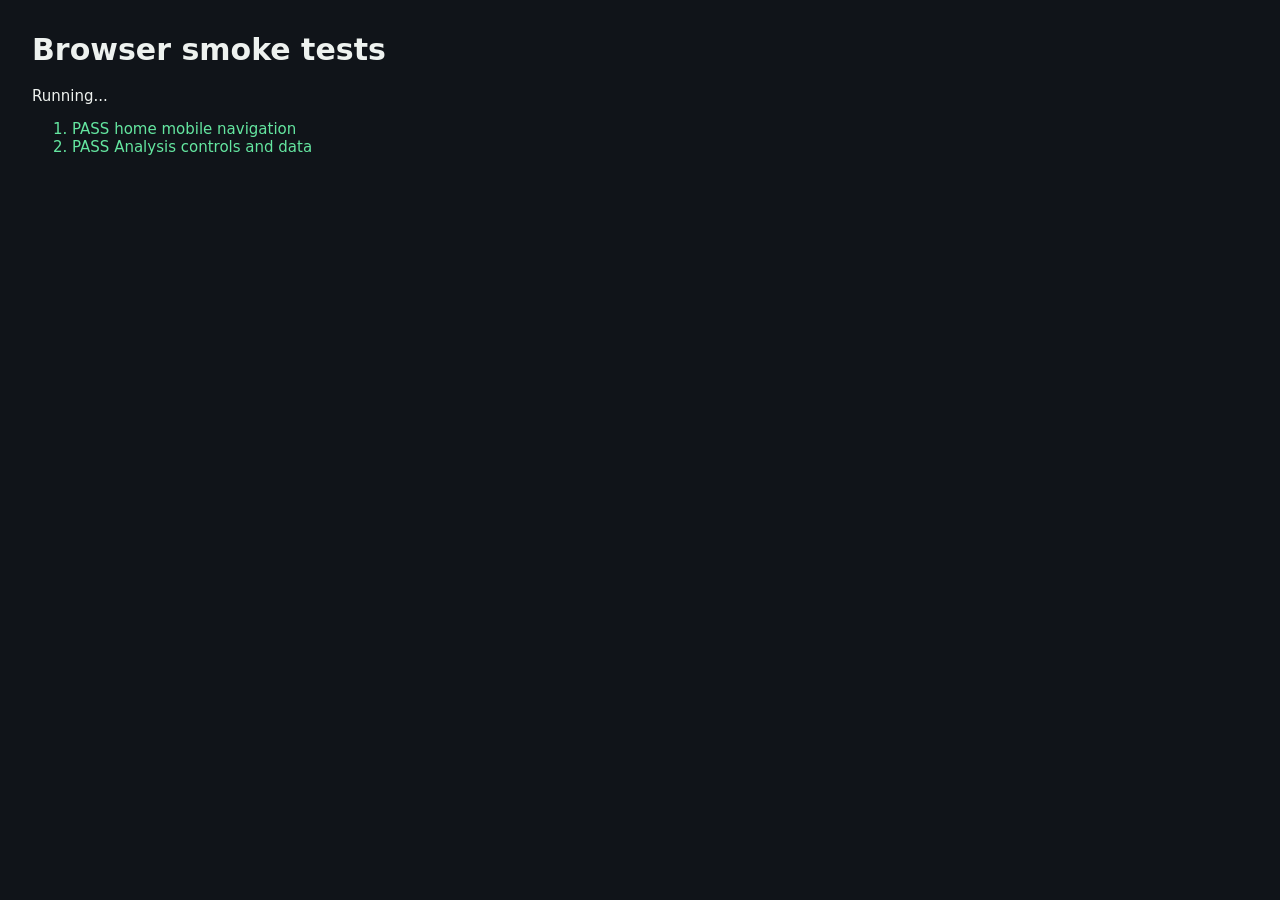
<file: tests/browser-smoke.html>
<!doctype html>
<html lang="en">
<head>
<meta charset="utf-8">
<meta name="viewport" content="width=device-width,initial-scale=1">
<title>BLAQUE BAUX browser smoke tests</title>
<style>body{font:15px system-ui;margin:32px;background:#101419;color:#eef2ef}.pass{color:#64e6a0}.fail{color:#ff7d8a}iframe{position:absolute;width:390px;height:760px;left:-10000px}</style>
</head>
<body>
<h1>Browser smoke tests</h1>
<p id="summary">Running...</p>
<ol id="results"></ol>
<script>
const checks=[
  ["home mobile navigation","/",doc=>doc.querySelectorAll(".bb-menu-panel a").length===15],
  ["Analysis controls and data","/analysis/",doc=>doc.querySelector("#run")&&!doc.querySelector("#asof").textContent.includes("Loading")],
  ["Bumble reviewed feed","/bumble/",doc=>doc.querySelectorAll(".msg").length>0],
  ["Tracker simulated series","/tracker/",doc=>doc.querySelectorAll("#sel option").length===14],
  ["Evidence gates closed","/evidence/",doc=>doc.querySelectorAll(".gate span:last-child").length===6&&[...doc.querySelectorAll(".gate span:last-child")].every(node=>node.textContent==="NOT APPROVED")],
];
const results=document.getElementById("results"),summary=document.getElementById("summary");
function run([name,url,test]){return new Promise(resolve=>{const frame=document.createElement("iframe");frame.src=url;document.body.append(frame);const timer=setTimeout(()=>finish(false,"timeout"),10000);function finish(ok,detail=""){clearTimeout(timer);const li=document.createElement("li");li.className=ok?"pass":"fail";li.textContent=(ok?"PASS ":"FAIL ")+name+(detail?" / "+detail:"");results.append(li);frame.remove();resolve(ok)}frame.onload=()=>setTimeout(()=>{try{finish(Boolean(test(frame.contentDocument)))}catch(error){finish(false,error.message)}},500)})}
(async()=>{const outcomes=[];for(const check of checks)outcomes.push(await run(check));const passed=outcomes.filter(Boolean).length;summary.textContent=`${passed} / ${outcomes.length} passed`;summary.className=passed===outcomes.length?"pass":"fail";document.title=`${passed===outcomes.length?"PASS":"FAIL"} / BLAQUE BAUX browser smoke tests`})();
</script>
</body>
</html>
</file>
<file: assets/site-wide.css>
/* Shared readability and contact layer. Labels retain each page's mono/caps system. */
body{font-size:17px}

p{
  font-size:max(1em,16px)!important;
  text-transform:none!important;
  letter-spacing:normal!important;
}

.hero p,.hero-copy,.hero-tag,.stand,.copy,.principle-copy,.founder-bio,
.cw p,.head p,.section-head p,.feature-head p,.detail-desc,.thesis,
.finding,.generic-copy,.coverage-grid p,.banner,.footnote,.note{
  font-family:"Space Grotesk",system-ui,sans-serif!important;
  font-size:16px!important;
  line-height:1.75!important;
  letter-spacing:normal!important;
  text-transform:none!important;
}

.what-title,.system-title,.research-title,.principle-title,.rule .k,
.wrap h2{
  text-transform:none!important;
  letter-spacing:normal!important;
}

.repo-desc,.axis-value,.risk-cell span{font-size:14px!important;line-height:1.65!important}
.desc{font-family:"Space Grotesk",system-ui,sans-serif!important;font-size:12px!important;line-height:1.55!important;letter-spacing:normal!important;text-transform:none!important}
.labcopy .finding{font-size:15px!important}

.site-contact{
  color:inherit;
  padding:38px 0;
  border-top:1px solid color-mix(in srgb,currentColor 24%,transparent);
  border-bottom:1px solid color-mix(in srgb,currentColor 24%,transparent);
  background:color-mix(in srgb,currentColor 3%,transparent);
}
.site-contact-inner{
  width:min(1480px,calc(100% - 44px));
  margin:auto;
  display:flex;
  align-items:center;
  justify-content:space-between;
  gap:28px;
}
.wrap>.site-contact .site-contact-inner{width:100%}
.site-contact-label{
  display:block;
  font:500 10px/1.5 "IBM Plex Mono",monospace;
  letter-spacing:.16em;
  text-transform:uppercase;
  opacity:.68;
}
.site-contact-title{display:block;margin-top:7px;font-size:clamp(22px,3vw,38px);font-weight:500;line-height:1.12}
.site-contact-link{
  flex:none;
  display:inline-flex;
  align-items:center;
  gap:12px;
  padding:13px 17px;
  border:1px solid currentColor;
  color:inherit;
  text-decoration:none;
  font:500 11px/1.4 "IBM Plex Mono",monospace;
  letter-spacing:.08em;
}
.site-contact-link:hover,.site-contact-link:focus-visible{background:currentColor;outline:none}
.site-contact-link:hover span,.site-contact-link:focus-visible span{filter:invert(1)}

@media(max-width:680px){
  body{font-size:16px}
  .site-contact{padding:30px 0}
  .site-contact-inner{width:min(100% - 24px,1480px);display:block}
  .site-contact-link{margin-top:22px;width:100%;justify-content:space-between}
}
</file>
<file: assets/navigation.css>
/* Shared compact navigation; isolated from each research page's theme. */
.bb-site-nav{position:sticky;top:0;z-index:100;width:100%;background:#080c10;color:#edf2f0;border-bottom:1px solid #30373d;backdrop-filter:blur(14px)}
.bb-site-nav .bb-nav-inner{width:min(1500px,calc(100% - 32px));height:64px;margin:auto;display:flex;align-items:center;justify-content:space-between;gap:16px}
.bb-site-nav .bb-wordmark{font:500 13px/1.4 "Space Grotesk",system-ui,sans-serif;letter-spacing:.26em;color:#edf2f0;text-decoration:none;white-space:nowrap}
.bb-site-nav .bb-positioning{margin-right:auto;padding-left:16px;border-left:1px solid #30373d;font:9px/1.4 "IBM Plex Mono",monospace;letter-spacing:.08em;text-transform:uppercase;color:#9ca8a2;white-space:nowrap}
.bb-site-nav .bb-menu{position:relative;margin:0;font:11px/1.5 "IBM Plex Mono",monospace;letter-spacing:.08em;text-transform:uppercase}
.bb-site-nav summary{cursor:pointer;list-style:none;padding:10px 14px;border:1px solid #505b62;border-radius:3px;user-select:none}
.bb-site-nav summary::-webkit-details-marker{display:none}
.bb-site-nav summary::after{content:" ▾";margin-left:10px}
.bb-site-nav .bb-menu[open] summary::after{content:" ▴"}
.bb-site-nav .bb-menu-panel{position:absolute;right:0;top:calc(100% + 8px);width:min(280px,calc(100vw - 32px));max-height:calc(100dvh - 90px);overflow:auto;padding:8px;background:#10171c;border:1px solid #43515a;border-radius:4px;box-shadow:0 12px 32px #0008;display:grid;gap:2px}
.bb-site-nav .bb-menu-panel a{display:block;padding:9px 12px;font:11px/1.5 "IBM Plex Mono",monospace;letter-spacing:.06em;color:#e3ece7;text-decoration:none;border-radius:2px}
.bb-site-nav .bb-menu-panel a:hover,.bb-site-nav .bb-menu-panel a[aria-current="page"]{background:#21352c;color:#8ff0ba}
.bb-site-nav a:focus-visible,.bb-site-nav summary:focus-visible{outline:2px solid #8ff0ba;outline-offset:3px}
body.bb-terminal-page>.bb-site-nav{margin:-30px -16px 22px;width:calc(100% + 32px)}
@media(max-width:760px){.bb-site-nav .bb-positioning{display:none}}
@media(max-width:420px){.bb-site-nav .bb-wordmark{font-size:11px;letter-spacing:.18em}.bb-site-nav .bb-nav-inner{height:58px}}
</file>
